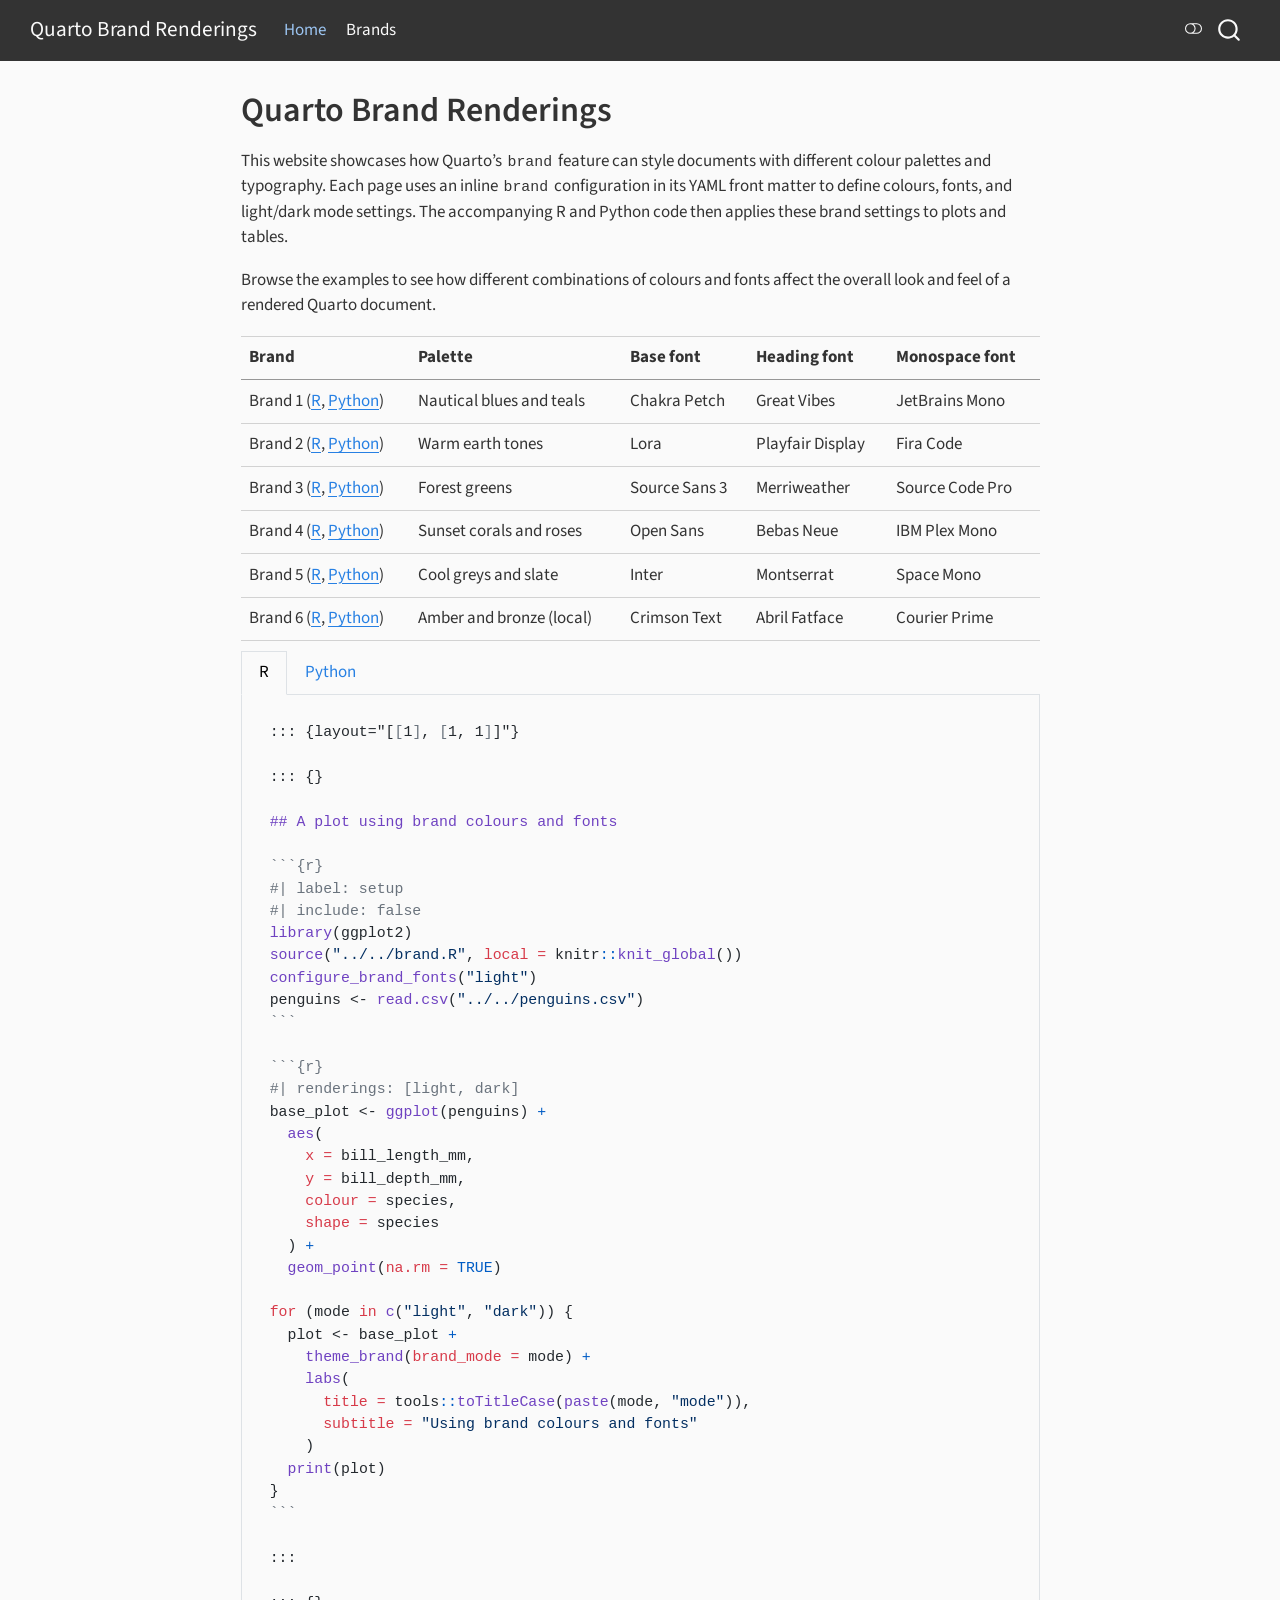
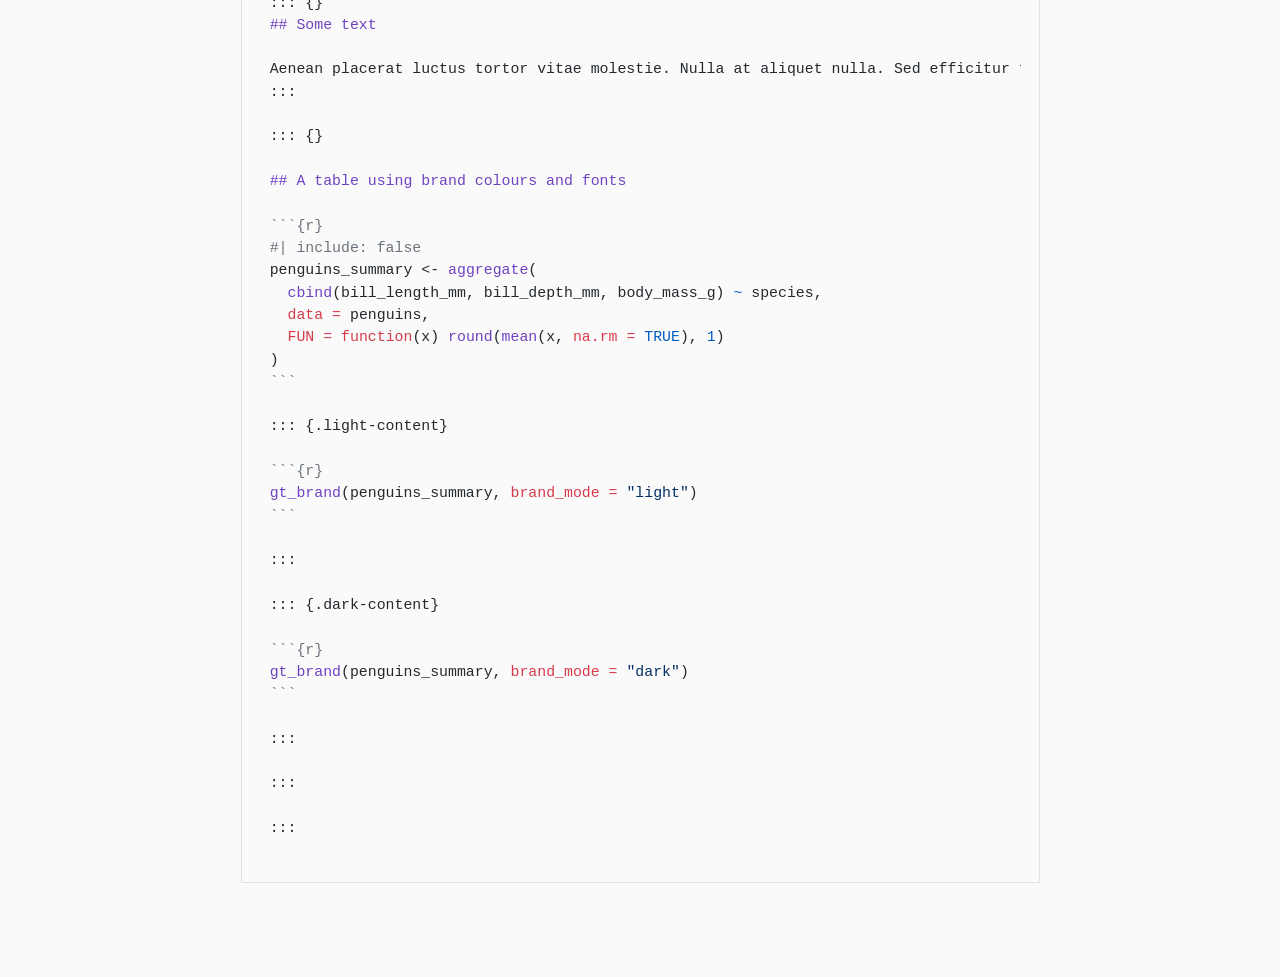
<file: docs/index.html>
<!DOCTYPE html>
<html xmlns="http://www.w3.org/1999/xhtml" lang="en" xml:lang="en"><head>

<meta charset="utf-8">
<meta name="generator" content="quarto-99.9.9">

<meta name="viewport" content="width=device-width, initial-scale=1.0, user-scalable=yes">


<title>Quarto Brand Renderings</title>
<style>
/* Default styles provided by pandoc.
** See https://pandoc.org/MANUAL.html#variables-for-html for config info.
*/
code{white-space: pre-wrap;}
span.smallcaps{font-variant: small-caps;}
div.columns{display: flex; gap: min(4vw, 1.5em);}
div.column{flex: auto; overflow-x: auto;}
div.hanging-indent{margin-left: 1.5em; text-indent: -1.5em;}
ul.task-list{list-style: none;}
ul.task-list li input[type="checkbox"] {
  width: 0.8em;
  margin: 0 0.8em 0.2em -1em; /* quarto-specific, see https://github.com/quarto-dev/quarto-cli/issues/4556 */ 
  vertical-align: middle;
}
/* CSS for syntax highlighting */
html { -webkit-text-size-adjust: 100%; }
pre > code.sourceCode { white-space: pre; position: relative; }
pre > code.sourceCode > span { display: inline-block; line-height: 1.25; }
pre > code.sourceCode > span:empty { height: 1.2em; }
.sourceCode { overflow: visible; }
code.sourceCode > span { color: inherit; text-decoration: inherit; }
div.sourceCode { margin: 1em 0; }
pre.sourceCode { margin: 0; }
@media screen {
div.sourceCode { overflow: auto; }
}
@media print {
pre > code.sourceCode { white-space: pre-wrap; }
pre > code.sourceCode > span { text-indent: -5em; padding-left: 5em; }
}
pre.numberSource code
  { counter-reset: source-line 0; }
pre.numberSource code > span
  { position: relative; left: -4em; counter-increment: source-line; }
pre.numberSource code > span > a:first-child::before
  { content: counter(source-line);
    position: relative; left: -1em; text-align: right; vertical-align: baseline;
    border: none; display: inline-block;
    -webkit-touch-callout: none; -webkit-user-select: none;
    -khtml-user-select: none; -moz-user-select: none;
    -ms-user-select: none; user-select: none;
    padding: 0 4px; width: 4em;
  }
pre.numberSource { margin-left: 3em;  padding-left: 4px; }
div.sourceCode
  {   }
@media screen {
pre > code.sourceCode > span > a:first-child::before { text-decoration: underline; }
}
</style>


<script src="site_libs/quarto-nav/quarto-nav.js"></script>
<script src="site_libs/quarto-nav/headroom.min.js"></script>
<script src="site_libs/clipboard/clipboard.min.js"></script>
<script src="site_libs/quarto-search/autocomplete.umd.js"></script>
<script src="site_libs/quarto-search/fuse.min.js"></script>
<script src="site_libs/quarto-search/quarto-search.js"></script>
<meta name="quarto:offset" content="./">
<script src="site_libs/quarto-html/quarto.js" type="module"></script>
<script src="site_libs/quarto-html/tabsets/tabsets.js" type="module"></script>
<script src="site_libs/quarto-html/popper.min.js"></script>
<script src="site_libs/quarto-html/tippy.umd.min.js"></script>
<script src="site_libs/quarto-html/anchor.min.js"></script>
<link href="site_libs/quarto-html/tippy.css" rel="stylesheet">
<link href="site_libs/quarto-html/quarto-syntax-highlighting-06f5743f0e5683afa6c2760e0cd825ed.css" rel="stylesheet" class="quarto-color-scheme" id="quarto-text-highlighting-styles">
<link href="site_libs/quarto-html/quarto-syntax-highlighting-dark-0f5ae14c795e24316fbf8ddb40c5959a.css" rel="stylesheet" class="quarto-color-scheme quarto-color-alternate" id="quarto-text-highlighting-styles">
<link href="site_libs/quarto-html/quarto-syntax-highlighting-06f5743f0e5683afa6c2760e0cd825ed.css" rel="stylesheet" class="quarto-color-scheme-extra" id="quarto-text-highlighting-styles">
<script src="site_libs/bootstrap/bootstrap.min.js"></script>
<link href="site_libs/bootstrap/bootstrap-icons.css" rel="stylesheet">
<link href="site_libs/bootstrap/bootstrap-756eaab06d51ab8a06e1f42c5869751c.min.css" rel="stylesheet" append-hash="true" class="quarto-color-scheme" id="quarto-bootstrap" data-mode="light">
<link href="site_libs/bootstrap/bootstrap-dark-9f3b6ee27dd44747a80fd07cee4dc455.min.css" rel="stylesheet" append-hash="true" class="quarto-color-scheme quarto-color-alternate" id="quarto-bootstrap" data-mode="dark">
<link href="site_libs/bootstrap/bootstrap-756eaab06d51ab8a06e1f42c5869751c.min.css" rel="stylesheet" append-hash="true" class="quarto-color-scheme-extra" id="quarto-bootstrap" data-mode="light">
<script id="quarto-search-options" type="application/json">{
  "location": "navbar",
  "copy-button": false,
  "collapse-after": 3,
  "panel-placement": "end",
  "type": "overlay",
  "limit": 50,
  "keyboard-shortcut": [
    "f",
    "/",
    "s"
  ],
  "show-item-context": false,
  "language": {
    "search-no-results-text": "No results",
    "search-matching-documents-text": "matching documents",
    "search-copy-link-title": "Copy link to search",
    "search-hide-matches-text": "Hide additional matches",
    "search-more-match-text": "more match in this document",
    "search-more-matches-text": "more matches in this document",
    "search-clear-button-title": "Clear",
    "search-text-placeholder": "",
    "search-detached-cancel-button-title": "Cancel",
    "search-submit-button-title": "Submit",
    "search-label": "Search"
  }
}</script>


</head>

<body class="nav-fixed fullcontent quarto-light"><script id="quarto-html-before-body" type="application/javascript">
    const toggleBodyColorMode = (bsSheetEl) => {
      const mode = bsSheetEl.getAttribute("data-mode");
      const bodyEl = window.document.querySelector("body");
      if (mode === "dark") {
        bodyEl.classList.add("quarto-dark");
        bodyEl.classList.remove("quarto-light");
      } else {
        bodyEl.classList.add("quarto-light");
        bodyEl.classList.remove("quarto-dark");
      }
    }
    const toggleBodyColorPrimary = () => {
      const bsSheetEl = window.document.querySelector("link#quarto-bootstrap:not([rel=disabled-stylesheet])");
      if (bsSheetEl) {
        toggleBodyColorMode(bsSheetEl);
      }
    }
    const setColorSchemeToggle = (alternate) => {
      const toggles = window.document.querySelectorAll('.quarto-color-scheme-toggle');
      for (let i=0; i < toggles.length; i++) {
        const toggle = toggles[i];
        if (toggle) {
          if (alternate) {
            toggle.classList.add("alternate");
          } else {
            toggle.classList.remove("alternate");
          }
        }
      }
    };
    const toggleColorMode = (alternate) => {
      // Switch the stylesheets
      const primaryStylesheets = window.document.querySelectorAll('link.quarto-color-scheme:not(.quarto-color-alternate)');
      const alternateStylesheets = window.document.querySelectorAll('link.quarto-color-scheme.quarto-color-alternate');
      manageTransitions('#quarto-margin-sidebar .nav-link', false);
      if (alternate) {
        // note: dark is layered on light, we don't disable primary!
        enableStylesheet(alternateStylesheets);
        for (const sheetNode of alternateStylesheets) {
          if (sheetNode.id === "quarto-bootstrap") {
            toggleBodyColorMode(sheetNode);
          }
        }
      } else {
        disableStylesheet(alternateStylesheets);
        enableStylesheet(primaryStylesheets)
        toggleBodyColorPrimary();
      }
      manageTransitions('#quarto-margin-sidebar .nav-link', true);
      // Switch the toggles
      setColorSchemeToggle(alternate)
      // Hack to workaround the fact that safari doesn't
      // properly recolor the scrollbar when toggling (#1455)
      if (navigator.userAgent.indexOf('Safari') > 0 && navigator.userAgent.indexOf('Chrome') == -1) {
        manageTransitions("body", false);
        window.scrollTo(0, 1);
        setTimeout(() => {
          window.scrollTo(0, 0);
          manageTransitions("body", true);
        }, 40);
      }
    }
    const disableStylesheet = (stylesheets) => {
      for (let i=0; i < stylesheets.length; i++) {
        const stylesheet = stylesheets[i];
        stylesheet.rel = 'disabled-stylesheet';
      }
    }
    const enableStylesheet = (stylesheets) => {
      for (let i=0; i < stylesheets.length; i++) {
        const stylesheet = stylesheets[i];
        if(stylesheet.rel !== 'stylesheet') { // for Chrome, which will still FOUC without this check
          stylesheet.rel = 'stylesheet';
        }
      }
    }
    const manageTransitions = (selector, allowTransitions) => {
      const els = window.document.querySelectorAll(selector);
      for (let i=0; i < els.length; i++) {
        const el = els[i];
        if (allowTransitions) {
          el.classList.remove('notransition');
        } else {
          el.classList.add('notransition');
        }
      }
    }
    const isFileUrl = () => {
      return window.location.protocol === 'file:';
    }
    const hasAlternateSentinel = () => {
      let styleSentinel = getColorSchemeSentinel();
      if (styleSentinel !== null) {
        return styleSentinel === "alternate";
      } else {
        return false;
      }
    }
    const setStyleSentinel = (alternate) => {
      const value = alternate ? "alternate" : "default";
      if (!isFileUrl()) {
        window.localStorage.setItem("quarto-color-scheme", value);
      } else {
        localAlternateSentinel = value;
      }
    }
    const getColorSchemeSentinel = () => {
      if (!isFileUrl()) {
        const storageValue = window.localStorage.getItem("quarto-color-scheme");
        return storageValue != null ? storageValue : localAlternateSentinel;
      } else {
        return localAlternateSentinel;
      }
    }
    const toggleGiscusIfUsed = (isAlternate, darkModeDefault) => {
      const baseTheme = document.querySelector('#giscus-base-theme')?.value ?? 'light';
      const alternateTheme = document.querySelector('#giscus-alt-theme')?.value ?? 'dark';
      let newTheme = '';
      if(authorPrefersDark) {
        newTheme = isAlternate ? baseTheme : alternateTheme;
      } else {
        newTheme = isAlternate ? alternateTheme : baseTheme;
      }
      const changeGiscusTheme = () => {
        // From: https://github.com/giscus/giscus/issues/336
        const sendMessage = (message) => {
          const iframe = document.querySelector('iframe.giscus-frame');
          if (!iframe) return;
          iframe.contentWindow.postMessage({ giscus: message }, 'https://giscus.app');
        }
        sendMessage({
          setConfig: {
            theme: newTheme
          }
        });
      }
      const isGiscussLoaded = window.document.querySelector('iframe.giscus-frame') !== null;
      if (isGiscussLoaded) {
        changeGiscusTheme();
      }
    };
    const authorPrefersDark = false;
    const darkModeDefault = authorPrefersDark;
      document.querySelector('link#quarto-text-highlighting-styles.quarto-color-scheme-extra').rel = 'disabled-stylesheet';
      document.querySelector('link#quarto-bootstrap.quarto-color-scheme-extra').rel = 'disabled-stylesheet';
    let localAlternateSentinel = darkModeDefault ? 'alternate' : 'default';
    // Dark / light mode switch
    window.quartoToggleColorScheme = () => {
      // Read the current dark / light value
      let toAlternate = !hasAlternateSentinel();
      toggleColorMode(toAlternate);
      setStyleSentinel(toAlternate);
      toggleGiscusIfUsed(toAlternate, darkModeDefault);
      window.dispatchEvent(new Event('resize'));
    };
    // Switch to dark mode if need be
    if (hasAlternateSentinel()) {
      toggleColorMode(true);
    } else {
      toggleColorMode(false);
    }
  </script>

<div id="quarto-search-results"></div>
  <header id="quarto-header" class="headroom fixed-top">
    <nav class="navbar navbar-expand-lg " data-bs-theme="dark">
      <div class="navbar-container container-fluid">
      <div class="navbar-brand-container mx-auto">
    <a class="navbar-brand" href="./index.html">
    <span class="navbar-title">Quarto Brand Renderings</span>
    </a>
  </div>
            <div id="quarto-search" class="" title="Search"></div>
          <button class="navbar-toggler" type="button" data-bs-toggle="collapse" data-bs-target="#navbarCollapse" aria-controls="navbarCollapse" role="menu" aria-expanded="false" aria-label="Toggle navigation" onclick="if (window.quartoToggleHeadroom) { window.quartoToggleHeadroom(); }">
  <span class="navbar-toggler-icon"></span>
</button>
          <div class="collapse navbar-collapse" id="navbarCollapse">
            <ul class="navbar-nav navbar-nav-scroll me-auto">
  <li class="nav-item">
    <a class="nav-link active" href="./index.html" aria-current="page"> 
<span class="menu-text">Home</span></a>
  </li>  
  <li class="nav-item">
    <a class="nav-link" href="./brands/brand-1/r.html"> 
<span class="menu-text">Brands</span></a>
  </li>  
</ul>
          </div> <!-- /navcollapse -->
            <div class="quarto-navbar-tools">
  <a href="" class="quarto-color-scheme-toggle quarto-navigation-tool  px-1" onclick="window.quartoToggleColorScheme(); return false;" title="Toggle dark mode"><i class="bi"></i></a>
</div>
      </div> <!-- /container-fluid -->
    </nav>
</header>
<!-- content -->
<div id="quarto-content" class="quarto-container page-columns page-rows-contents page-layout-article page-navbar">
<!-- sidebar -->
<!-- margin-sidebar -->
    
<!-- main -->
<main class="content" id="quarto-document-content">


<header id="title-block-header" class="quarto-title-block default">
<div class="quarto-title">
<h1 class="title">Quarto Brand Renderings</h1>
</div>



<div class="quarto-title-meta">

    
  
    
  </div>
  


</header>


<p>This website showcases how Quarto’s <code>brand</code> feature can style documents with different colour palettes and typography. Each page uses an inline <code>brand</code> configuration in its YAML front matter to define colours, fonts, and light/dark mode settings. The accompanying R and Python code then applies these brand settings to plots and tables.</p>
<p>Browse the examples to see how different combinations of colours and fonts affect the overall look and feel of a rendered Quarto document.</p>
<table class="caption-top table">
<thead>
<tr class="header">
<th>Brand</th>
<th>Palette</th>
<th>Base font</th>
<th>Heading font</th>
<th>Monospace font</th>
</tr>
</thead>
<tbody>
<tr class="odd">
<td>Brand 1 (<a href="./brands/brand-1/r.html">R</a>, <a href="./brands/brand-1/python.html">Python</a>)</td>
<td>Nautical blues and teals</td>
<td>Chakra Petch</td>
<td>Great Vibes</td>
<td>JetBrains Mono</td>
</tr>
<tr class="even">
<td>Brand 2 (<a href="./brands/brand-2/r.html">R</a>, <a href="./brands/brand-2/python.html">Python</a>)</td>
<td>Warm earth tones</td>
<td>Lora</td>
<td>Playfair Display</td>
<td>Fira Code</td>
</tr>
<tr class="odd">
<td>Brand 3 (<a href="./brands/brand-3/r.html">R</a>, <a href="./brands/brand-3/python.html">Python</a>)</td>
<td>Forest greens</td>
<td>Source Sans 3</td>
<td>Merriweather</td>
<td>Source Code Pro</td>
</tr>
<tr class="even">
<td>Brand 4 (<a href="./brands/brand-4/r.html">R</a>, <a href="./brands/brand-4/python.html">Python</a>)</td>
<td>Sunset corals and roses</td>
<td>Open Sans</td>
<td>Bebas Neue</td>
<td>IBM Plex Mono</td>
</tr>
<tr class="odd">
<td>Brand 5 (<a href="./brands/brand-5/r.html">R</a>, <a href="./brands/brand-5/python.html">Python</a>)</td>
<td>Cool greys and slate</td>
<td>Inter</td>
<td>Montserrat</td>
<td>Space Mono</td>
</tr>
<tr class="even">
<td>Brand 6 (<a href="./brands/brand-6/r.html">R</a>, <a href="./brands/brand-6/python.html">Python</a>)</td>
<td>Amber and bronze (local)</td>
<td>Crimson Text</td>
<td>Abril Fatface</td>
<td>Courier Prime</td>
</tr>
</tbody>
</table>
<div class="tabset-margin-container"></div><div class="panel-tabset">
<ul class="nav nav-tabs" role="tablist"><li class="nav-item" role="presentation"><a class="nav-link active" id="tabset-1-1-tab" data-bs-toggle="tab" data-bs-target="#tabset-1-1" role="tab" aria-controls="tabset-1-1" aria-selected="true" href="">R</a></li><li class="nav-item" role="presentation"><a class="nav-link" id="tabset-1-2-tab" data-bs-toggle="tab" data-bs-target="#tabset-1-2" role="tab" aria-controls="tabset-1-2" aria-selected="false" href="">Python</a></li></ul>
<div class="tab-content">
<div id="tabset-1-1" class="tab-pane active" role="tabpanel" aria-labelledby="tabset-1-1-tab">
<div class="code-copy-outer-scaffold"><div class="sourceCode" id="cb1"><pre class="sourceCode markdown code-with-copy"><code class="sourceCode markdown"><span id="cb1-1"><a href="#cb1-1" aria-hidden="true" tabindex="-1"></a>::: {layout="[<span class="co">[</span><span class="ot">1</span><span class="co">]</span>, <span class="co">[</span><span class="ot">1, 1</span><span class="co">]</span>]"}</span>
<span id="cb1-2"><a href="#cb1-2" aria-hidden="true" tabindex="-1"></a></span>
<span id="cb1-3"><a href="#cb1-3" aria-hidden="true" tabindex="-1"></a>::: {}</span>
<span id="cb1-4"><a href="#cb1-4" aria-hidden="true" tabindex="-1"></a></span>
<span id="cb1-5"><a href="#cb1-5" aria-hidden="true" tabindex="-1"></a><span class="fu">## A plot using brand colours and fonts</span></span>
<span id="cb1-6"><a href="#cb1-6" aria-hidden="true" tabindex="-1"></a></span>
<span id="cb1-7"><a href="#cb1-7" aria-hidden="true" tabindex="-1"></a><span class="in">```{r}</span></span>
<span id="cb1-8"><a href="#cb1-8" aria-hidden="true" tabindex="-1"></a><span class="co">#| label: setup</span></span>
<span id="cb1-9"><a href="#cb1-9" aria-hidden="true" tabindex="-1"></a><span class="co">#| include: false</span></span>
<span id="cb1-10"><a href="#cb1-10" aria-hidden="true" tabindex="-1"></a><span class="fu">library</span>(ggplot2)</span>
<span id="cb1-11"><a href="#cb1-11" aria-hidden="true" tabindex="-1"></a><span class="fu">source</span>(<span class="st">"../../brand.R"</span>, <span class="at">local =</span> knitr<span class="sc">::</span><span class="fu">knit_global</span>())</span>
<span id="cb1-12"><a href="#cb1-12" aria-hidden="true" tabindex="-1"></a><span class="fu">configure_brand_fonts</span>(<span class="st">"light"</span>)</span>
<span id="cb1-13"><a href="#cb1-13" aria-hidden="true" tabindex="-1"></a>penguins <span class="ot">&lt;-</span> <span class="fu">read.csv</span>(<span class="st">"../../penguins.csv"</span>)</span>
<span id="cb1-14"><a href="#cb1-14" aria-hidden="true" tabindex="-1"></a><span class="in">```</span></span>
<span id="cb1-15"><a href="#cb1-15" aria-hidden="true" tabindex="-1"></a></span>
<span id="cb1-16"><a href="#cb1-16" aria-hidden="true" tabindex="-1"></a><span class="in">```{r}</span></span>
<span id="cb1-17"><a href="#cb1-17" aria-hidden="true" tabindex="-1"></a><span class="co">#| renderings: [light, dark]</span></span>
<span id="cb1-18"><a href="#cb1-18" aria-hidden="true" tabindex="-1"></a>base_plot <span class="ot">&lt;-</span> <span class="fu">ggplot</span>(penguins) <span class="sc">+</span></span>
<span id="cb1-19"><a href="#cb1-19" aria-hidden="true" tabindex="-1"></a>  <span class="fu">aes</span>(</span>
<span id="cb1-20"><a href="#cb1-20" aria-hidden="true" tabindex="-1"></a>    <span class="at">x =</span> bill_length_mm,</span>
<span id="cb1-21"><a href="#cb1-21" aria-hidden="true" tabindex="-1"></a>    <span class="at">y =</span> bill_depth_mm,</span>
<span id="cb1-22"><a href="#cb1-22" aria-hidden="true" tabindex="-1"></a>    <span class="at">colour =</span> species,</span>
<span id="cb1-23"><a href="#cb1-23" aria-hidden="true" tabindex="-1"></a>    <span class="at">shape =</span> species</span>
<span id="cb1-24"><a href="#cb1-24" aria-hidden="true" tabindex="-1"></a>  ) <span class="sc">+</span></span>
<span id="cb1-25"><a href="#cb1-25" aria-hidden="true" tabindex="-1"></a>  <span class="fu">geom_point</span>(<span class="at">na.rm =</span> <span class="cn">TRUE</span>)</span>
<span id="cb1-26"><a href="#cb1-26" aria-hidden="true" tabindex="-1"></a></span>
<span id="cb1-27"><a href="#cb1-27" aria-hidden="true" tabindex="-1"></a><span class="cf">for</span> (mode <span class="cf">in</span> <span class="fu">c</span>(<span class="st">"light"</span>, <span class="st">"dark"</span>)) {</span>
<span id="cb1-28"><a href="#cb1-28" aria-hidden="true" tabindex="-1"></a>  plot <span class="ot">&lt;-</span> base_plot <span class="sc">+</span></span>
<span id="cb1-29"><a href="#cb1-29" aria-hidden="true" tabindex="-1"></a>    <span class="fu">theme_brand</span>(<span class="at">brand_mode =</span> mode) <span class="sc">+</span></span>
<span id="cb1-30"><a href="#cb1-30" aria-hidden="true" tabindex="-1"></a>    <span class="fu">labs</span>(</span>
<span id="cb1-31"><a href="#cb1-31" aria-hidden="true" tabindex="-1"></a>      <span class="at">title =</span> tools<span class="sc">::</span><span class="fu">toTitleCase</span>(<span class="fu">paste</span>(mode, <span class="st">"mode"</span>)),</span>
<span id="cb1-32"><a href="#cb1-32" aria-hidden="true" tabindex="-1"></a>      <span class="at">subtitle =</span> <span class="st">"Using brand colours and fonts"</span></span>
<span id="cb1-33"><a href="#cb1-33" aria-hidden="true" tabindex="-1"></a>    )</span>
<span id="cb1-34"><a href="#cb1-34" aria-hidden="true" tabindex="-1"></a>  <span class="fu">print</span>(plot)</span>
<span id="cb1-35"><a href="#cb1-35" aria-hidden="true" tabindex="-1"></a>}</span>
<span id="cb1-36"><a href="#cb1-36" aria-hidden="true" tabindex="-1"></a><span class="in">```</span></span>
<span id="cb1-37"><a href="#cb1-37" aria-hidden="true" tabindex="-1"></a></span>
<span id="cb1-38"><a href="#cb1-38" aria-hidden="true" tabindex="-1"></a>:::</span>
<span id="cb1-39"><a href="#cb1-39" aria-hidden="true" tabindex="-1"></a></span>
<span id="cb1-40"><a href="#cb1-40" aria-hidden="true" tabindex="-1"></a>::: {}</span>
<span id="cb1-41"><a href="#cb1-41" aria-hidden="true" tabindex="-1"></a><span class="fu">## Some text</span></span>
<span id="cb1-42"><a href="#cb1-42" aria-hidden="true" tabindex="-1"></a></span>
<span id="cb1-43"><a href="#cb1-43" aria-hidden="true" tabindex="-1"></a>Aenean placerat luctus tortor vitae molestie. Nulla at aliquet nulla. Sed efficitur tellus orci, sed fringilla lectus laoreet eget. Vivamus maximus quam sit amet arcu dignissim, sed accumsan massa ullamcorper. Sed iaculis tincidunt feugiat. Nulla in est at nunc ultricies dictum ut vitae nunc. Aenean convallis vel diam at malesuada. Suspendisse arcu libero, vehicula tempus ultrices a, placerat sit amet tortor. Sed dictum id nulla commodo mattis. Aliquam mollis, nunc eu tristique faucibus, purus lacus tincidunt nulla, ac pretium lorem nunc ut enim. Curabitur eget mattis nisl, vitae sodales augue. Nam felis massa, bibendum sit amet nulla vel, vulputate rutrum lacus. Aenean convallis odio pharetra nulla mattis consequat.</span>
<span id="cb1-44"><a href="#cb1-44" aria-hidden="true" tabindex="-1"></a>:::</span>
<span id="cb1-45"><a href="#cb1-45" aria-hidden="true" tabindex="-1"></a></span>
<span id="cb1-46"><a href="#cb1-46" aria-hidden="true" tabindex="-1"></a>::: {}</span>
<span id="cb1-47"><a href="#cb1-47" aria-hidden="true" tabindex="-1"></a></span>
<span id="cb1-48"><a href="#cb1-48" aria-hidden="true" tabindex="-1"></a><span class="fu">## A table using brand colours and fonts</span></span>
<span id="cb1-49"><a href="#cb1-49" aria-hidden="true" tabindex="-1"></a></span>
<span id="cb1-50"><a href="#cb1-50" aria-hidden="true" tabindex="-1"></a><span class="in">```{r}</span></span>
<span id="cb1-51"><a href="#cb1-51" aria-hidden="true" tabindex="-1"></a><span class="co">#| include: false</span></span>
<span id="cb1-52"><a href="#cb1-52" aria-hidden="true" tabindex="-1"></a>penguins_summary <span class="ot">&lt;-</span> <span class="fu">aggregate</span>(</span>
<span id="cb1-53"><a href="#cb1-53" aria-hidden="true" tabindex="-1"></a>  <span class="fu">cbind</span>(bill_length_mm, bill_depth_mm, body_mass_g) <span class="sc">~</span> species,</span>
<span id="cb1-54"><a href="#cb1-54" aria-hidden="true" tabindex="-1"></a>  <span class="at">data =</span> penguins,</span>
<span id="cb1-55"><a href="#cb1-55" aria-hidden="true" tabindex="-1"></a>  <span class="at">FUN =</span> <span class="cf">function</span>(x) <span class="fu">round</span>(<span class="fu">mean</span>(x, <span class="at">na.rm =</span> <span class="cn">TRUE</span>), <span class="dv">1</span>)</span>
<span id="cb1-56"><a href="#cb1-56" aria-hidden="true" tabindex="-1"></a>)</span>
<span id="cb1-57"><a href="#cb1-57" aria-hidden="true" tabindex="-1"></a><span class="in">```</span></span>
<span id="cb1-58"><a href="#cb1-58" aria-hidden="true" tabindex="-1"></a></span>
<span id="cb1-59"><a href="#cb1-59" aria-hidden="true" tabindex="-1"></a>::: {.light-content}</span>
<span id="cb1-60"><a href="#cb1-60" aria-hidden="true" tabindex="-1"></a></span>
<span id="cb1-61"><a href="#cb1-61" aria-hidden="true" tabindex="-1"></a><span class="in">```{r}</span></span>
<span id="cb1-62"><a href="#cb1-62" aria-hidden="true" tabindex="-1"></a><span class="fu">gt_brand</span>(penguins_summary, <span class="at">brand_mode =</span> <span class="st">"light"</span>)</span>
<span id="cb1-63"><a href="#cb1-63" aria-hidden="true" tabindex="-1"></a><span class="in">```</span></span>
<span id="cb1-64"><a href="#cb1-64" aria-hidden="true" tabindex="-1"></a></span>
<span id="cb1-65"><a href="#cb1-65" aria-hidden="true" tabindex="-1"></a>:::</span>
<span id="cb1-66"><a href="#cb1-66" aria-hidden="true" tabindex="-1"></a></span>
<span id="cb1-67"><a href="#cb1-67" aria-hidden="true" tabindex="-1"></a>::: {.dark-content}</span>
<span id="cb1-68"><a href="#cb1-68" aria-hidden="true" tabindex="-1"></a></span>
<span id="cb1-69"><a href="#cb1-69" aria-hidden="true" tabindex="-1"></a><span class="in">```{r}</span></span>
<span id="cb1-70"><a href="#cb1-70" aria-hidden="true" tabindex="-1"></a><span class="fu">gt_brand</span>(penguins_summary, <span class="at">brand_mode =</span> <span class="st">"dark"</span>)</span>
<span id="cb1-71"><a href="#cb1-71" aria-hidden="true" tabindex="-1"></a><span class="in">```</span></span>
<span id="cb1-72"><a href="#cb1-72" aria-hidden="true" tabindex="-1"></a></span>
<span id="cb1-73"><a href="#cb1-73" aria-hidden="true" tabindex="-1"></a>:::</span>
<span id="cb1-74"><a href="#cb1-74" aria-hidden="true" tabindex="-1"></a></span>
<span id="cb1-75"><a href="#cb1-75" aria-hidden="true" tabindex="-1"></a>:::</span>
<span id="cb1-76"><a href="#cb1-76" aria-hidden="true" tabindex="-1"></a></span>
<span id="cb1-77"><a href="#cb1-77" aria-hidden="true" tabindex="-1"></a>:::</span></code></pre></div><button title="Copy to Clipboard" class="code-copy-button"><i class="bi"></i></button></div>
</div>
<div id="tabset-1-2" class="tab-pane" role="tabpanel" aria-labelledby="tabset-1-2-tab">
<div class="code-copy-outer-scaffold"><div class="sourceCode" id="cb2"><pre class="sourceCode markdown code-with-copy"><code class="sourceCode markdown"><span id="cb2-1"><a href="#cb2-1" aria-hidden="true" tabindex="-1"></a>::: {layout="[<span class="co">[</span><span class="ot">1</span><span class="co">]</span>, <span class="co">[</span><span class="ot">1, 1</span><span class="co">]</span>]"}</span>
<span id="cb2-2"><a href="#cb2-2" aria-hidden="true" tabindex="-1"></a></span>
<span id="cb2-3"><a href="#cb2-3" aria-hidden="true" tabindex="-1"></a>::: {}</span>
<span id="cb2-4"><a href="#cb2-4" aria-hidden="true" tabindex="-1"></a></span>
<span id="cb2-5"><a href="#cb2-5" aria-hidden="true" tabindex="-1"></a><span class="fu">## A plot using brand colours and fonts</span></span>
<span id="cb2-6"><a href="#cb2-6" aria-hidden="true" tabindex="-1"></a></span>
<span id="cb2-7"><a href="#cb2-7" aria-hidden="true" tabindex="-1"></a><span class="in">```{python}</span></span>
<span id="cb2-8"><a href="#cb2-8" aria-hidden="true" tabindex="-1"></a><span class="co">#| label: setup</span></span>
<span id="cb2-9"><a href="#cb2-9" aria-hidden="true" tabindex="-1"></a><span class="co">#| include: false</span></span>
<span id="cb2-10"><a href="#cb2-10" aria-hidden="true" tabindex="-1"></a><span class="im">import</span> sys</span>
<span id="cb2-11"><a href="#cb2-11" aria-hidden="true" tabindex="-1"></a>sys.path.insert(<span class="dv">0</span>, <span class="st">"../.."</span>)</span>
<span id="cb2-12"><a href="#cb2-12" aria-hidden="true" tabindex="-1"></a><span class="im">from</span> brand <span class="im">import</span> configure_brand_fonts, get_brand_palette, gt_brand, theme_brand</span>
<span id="cb2-13"><a href="#cb2-13" aria-hidden="true" tabindex="-1"></a>configure_brand_fonts()</span>
<span id="cb2-14"><a href="#cb2-14" aria-hidden="true" tabindex="-1"></a><span class="in">```</span></span>
<span id="cb2-15"><a href="#cb2-15" aria-hidden="true" tabindex="-1"></a></span>
<span id="cb2-16"><a href="#cb2-16" aria-hidden="true" tabindex="-1"></a><span class="in">```{python}</span></span>
<span id="cb2-17"><a href="#cb2-17" aria-hidden="true" tabindex="-1"></a><span class="co">#| renderings: [light, dark]</span></span>
<span id="cb2-18"><a href="#cb2-18" aria-hidden="true" tabindex="-1"></a><span class="im">import</span> polars <span class="im">as</span> pl</span>
<span id="cb2-19"><a href="#cb2-19" aria-hidden="true" tabindex="-1"></a><span class="im">from</span> plotnine <span class="im">import</span> aes, geom_point, ggplot, labs, scale_color_manual</span>
<span id="cb2-20"><a href="#cb2-20" aria-hidden="true" tabindex="-1"></a></span>
<span id="cb2-21"><a href="#cb2-21" aria-hidden="true" tabindex="-1"></a>penguins <span class="op">=</span> pl.read_csv(<span class="st">"../../penguins.csv"</span>, null_values<span class="op">=</span><span class="st">"NA"</span>).drop_nulls(</span>
<span id="cb2-22"><a href="#cb2-22" aria-hidden="true" tabindex="-1"></a>    [<span class="st">"bill_length_mm"</span>, <span class="st">"bill_depth_mm"</span>]</span>
<span id="cb2-23"><a href="#cb2-23" aria-hidden="true" tabindex="-1"></a>)</span>
<span id="cb2-24"><a href="#cb2-24" aria-hidden="true" tabindex="-1"></a></span>
<span id="cb2-25"><a href="#cb2-25" aria-hidden="true" tabindex="-1"></a>base_plot <span class="op">=</span> (</span>
<span id="cb2-26"><a href="#cb2-26" aria-hidden="true" tabindex="-1"></a>    ggplot(penguins.to_pandas())</span>
<span id="cb2-27"><a href="#cb2-27" aria-hidden="true" tabindex="-1"></a>    <span class="op">+</span> aes(x<span class="op">=</span><span class="st">"bill_length_mm"</span>, y<span class="op">=</span><span class="st">"bill_depth_mm"</span>, color<span class="op">=</span><span class="st">"species"</span>, shape<span class="op">=</span><span class="st">"species"</span>)</span>
<span id="cb2-28"><a href="#cb2-28" aria-hidden="true" tabindex="-1"></a>    <span class="op">+</span> geom_point()</span>
<span id="cb2-29"><a href="#cb2-29" aria-hidden="true" tabindex="-1"></a>)</span>
<span id="cb2-30"><a href="#cb2-30" aria-hidden="true" tabindex="-1"></a></span>
<span id="cb2-31"><a href="#cb2-31" aria-hidden="true" tabindex="-1"></a><span class="cf">for</span> mode <span class="kw">in</span> [<span class="st">"light"</span>, <span class="st">"dark"</span>]:</span>
<span id="cb2-32"><a href="#cb2-32" aria-hidden="true" tabindex="-1"></a>    palette <span class="op">=</span> get_brand_palette(mode)</span>
<span id="cb2-33"><a href="#cb2-33" aria-hidden="true" tabindex="-1"></a>    plot <span class="op">=</span> (</span>
<span id="cb2-34"><a href="#cb2-34" aria-hidden="true" tabindex="-1"></a>        base_plot</span>
<span id="cb2-35"><a href="#cb2-35" aria-hidden="true" tabindex="-1"></a>        <span class="op">+</span> theme_brand(brand_mode<span class="op">=</span>mode)</span>
<span id="cb2-36"><a href="#cb2-36" aria-hidden="true" tabindex="-1"></a>        <span class="op">+</span> scale_color_manual(values<span class="op">=</span>palette)</span>
<span id="cb2-37"><a href="#cb2-37" aria-hidden="true" tabindex="-1"></a>        <span class="op">+</span> labs(</span>
<span id="cb2-38"><a href="#cb2-38" aria-hidden="true" tabindex="-1"></a>            title<span class="op">=</span><span class="ss">f"</span><span class="sc">{</span>mode<span class="sc">.</span>title()<span class="sc">}</span><span class="ss"> Mode"</span>,</span>
<span id="cb2-39"><a href="#cb2-39" aria-hidden="true" tabindex="-1"></a>            subtitle<span class="op">=</span><span class="st">"Using brand colours and fonts"</span>,</span>
<span id="cb2-40"><a href="#cb2-40" aria-hidden="true" tabindex="-1"></a>        )</span>
<span id="cb2-41"><a href="#cb2-41" aria-hidden="true" tabindex="-1"></a>    )</span>
<span id="cb2-42"><a href="#cb2-42" aria-hidden="true" tabindex="-1"></a>    plot.show()</span>
<span id="cb2-43"><a href="#cb2-43" aria-hidden="true" tabindex="-1"></a><span class="in">```</span></span>
<span id="cb2-44"><a href="#cb2-44" aria-hidden="true" tabindex="-1"></a></span>
<span id="cb2-45"><a href="#cb2-45" aria-hidden="true" tabindex="-1"></a>:::</span>
<span id="cb2-46"><a href="#cb2-46" aria-hidden="true" tabindex="-1"></a></span>
<span id="cb2-47"><a href="#cb2-47" aria-hidden="true" tabindex="-1"></a>::: {}</span>
<span id="cb2-48"><a href="#cb2-48" aria-hidden="true" tabindex="-1"></a><span class="fu">## Some text</span></span>
<span id="cb2-49"><a href="#cb2-49" aria-hidden="true" tabindex="-1"></a></span>
<span id="cb2-50"><a href="#cb2-50" aria-hidden="true" tabindex="-1"></a>Aenean placerat luctus tortor vitae molestie. Nulla at aliquet nulla. Sed efficitur tellus orci, sed fringilla lectus laoreet eget. Vivamus maximus quam sit amet arcu dignissim, sed accumsan massa ullamcorper. Sed iaculis tincidunt feugiat. Nulla in est at nunc ultricies dictum ut vitae nunc. Aenean convallis vel diam at malesuada. Suspendisse arcu libero, vehicula tempus ultrices a, placerat sit amet tortor. Sed dictum id nulla commodo mattis. Aliquam mollis, nunc eu tristique faucibus, purus lacus tincidunt nulla, ac pretium lorem nunc ut enim. Curabitur eget mattis nisl, vitae sodales augue. Nam felis massa, bibendum sit amet nulla vel, vulputate rutrum lacus. Aenean convallis odio pharetra nulla mattis consequat.</span>
<span id="cb2-51"><a href="#cb2-51" aria-hidden="true" tabindex="-1"></a>:::</span>
<span id="cb2-52"><a href="#cb2-52" aria-hidden="true" tabindex="-1"></a></span>
<span id="cb2-53"><a href="#cb2-53" aria-hidden="true" tabindex="-1"></a>::: {}</span>
<span id="cb2-54"><a href="#cb2-54" aria-hidden="true" tabindex="-1"></a></span>
<span id="cb2-55"><a href="#cb2-55" aria-hidden="true" tabindex="-1"></a><span class="fu">## A table using brand colours and fonts</span></span>
<span id="cb2-56"><a href="#cb2-56" aria-hidden="true" tabindex="-1"></a></span>
<span id="cb2-57"><a href="#cb2-57" aria-hidden="true" tabindex="-1"></a><span class="in">```{python}</span></span>
<span id="cb2-58"><a href="#cb2-58" aria-hidden="true" tabindex="-1"></a><span class="co">#| include: false</span></span>
<span id="cb2-59"><a href="#cb2-59" aria-hidden="true" tabindex="-1"></a>summary <span class="op">=</span> (</span>
<span id="cb2-60"><a href="#cb2-60" aria-hidden="true" tabindex="-1"></a>    penguins.drop_nulls([<span class="st">"body_mass_g"</span>])</span>
<span id="cb2-61"><a href="#cb2-61" aria-hidden="true" tabindex="-1"></a>    .group_by(<span class="st">"species"</span>)</span>
<span id="cb2-62"><a href="#cb2-62" aria-hidden="true" tabindex="-1"></a>    .agg(</span>
<span id="cb2-63"><a href="#cb2-63" aria-hidden="true" tabindex="-1"></a>        pl.<span class="bu">len</span>().alias(<span class="st">"count"</span>),</span>
<span id="cb2-64"><a href="#cb2-64" aria-hidden="true" tabindex="-1"></a>        pl.col(<span class="st">"bill_length_mm"</span>).mean().<span class="bu">round</span>(<span class="dv">1</span>),</span>
<span id="cb2-65"><a href="#cb2-65" aria-hidden="true" tabindex="-1"></a>        pl.col(<span class="st">"bill_depth_mm"</span>).mean().<span class="bu">round</span>(<span class="dv">1</span>),</span>
<span id="cb2-66"><a href="#cb2-66" aria-hidden="true" tabindex="-1"></a>        pl.col(<span class="st">"body_mass_g"</span>).mean().<span class="bu">round</span>(<span class="dv">0</span>),</span>
<span id="cb2-67"><a href="#cb2-67" aria-hidden="true" tabindex="-1"></a>    )</span>
<span id="cb2-68"><a href="#cb2-68" aria-hidden="true" tabindex="-1"></a>    .sort(<span class="st">"species"</span>)</span>
<span id="cb2-69"><a href="#cb2-69" aria-hidden="true" tabindex="-1"></a>)</span>
<span id="cb2-70"><a href="#cb2-70" aria-hidden="true" tabindex="-1"></a><span class="in">```</span></span>
<span id="cb2-71"><a href="#cb2-71" aria-hidden="true" tabindex="-1"></a></span>
<span id="cb2-72"><a href="#cb2-72" aria-hidden="true" tabindex="-1"></a>::: {.light-content}</span>
<span id="cb2-73"><a href="#cb2-73" aria-hidden="true" tabindex="-1"></a></span>
<span id="cb2-74"><a href="#cb2-74" aria-hidden="true" tabindex="-1"></a><span class="in">```{python}</span></span>
<span id="cb2-75"><a href="#cb2-75" aria-hidden="true" tabindex="-1"></a>gt_brand(summary, brand_mode<span class="op">=</span><span class="st">"light"</span>)</span>
<span id="cb2-76"><a href="#cb2-76" aria-hidden="true" tabindex="-1"></a><span class="in">```</span></span>
<span id="cb2-77"><a href="#cb2-77" aria-hidden="true" tabindex="-1"></a></span>
<span id="cb2-78"><a href="#cb2-78" aria-hidden="true" tabindex="-1"></a>:::</span>
<span id="cb2-79"><a href="#cb2-79" aria-hidden="true" tabindex="-1"></a></span>
<span id="cb2-80"><a href="#cb2-80" aria-hidden="true" tabindex="-1"></a>::: {.dark-content}</span>
<span id="cb2-81"><a href="#cb2-81" aria-hidden="true" tabindex="-1"></a></span>
<span id="cb2-82"><a href="#cb2-82" aria-hidden="true" tabindex="-1"></a><span class="in">```{python}</span></span>
<span id="cb2-83"><a href="#cb2-83" aria-hidden="true" tabindex="-1"></a>gt_brand(summary, brand_mode<span class="op">=</span><span class="st">"dark"</span>)</span>
<span id="cb2-84"><a href="#cb2-84" aria-hidden="true" tabindex="-1"></a><span class="in">```</span></span>
<span id="cb2-85"><a href="#cb2-85" aria-hidden="true" tabindex="-1"></a></span>
<span id="cb2-86"><a href="#cb2-86" aria-hidden="true" tabindex="-1"></a>:::</span>
<span id="cb2-87"><a href="#cb2-87" aria-hidden="true" tabindex="-1"></a></span>
<span id="cb2-88"><a href="#cb2-88" aria-hidden="true" tabindex="-1"></a>:::</span>
<span id="cb2-89"><a href="#cb2-89" aria-hidden="true" tabindex="-1"></a></span>
<span id="cb2-90"><a href="#cb2-90" aria-hidden="true" tabindex="-1"></a>:::</span></code></pre></div><button title="Copy to Clipboard" class="code-copy-button"><i class="bi"></i></button></div>
</div>
</div>
</div>



</main> <!-- /main -->
<script id="quarto-html-after-body" type="application/javascript">
  window.document.addEventListener("DOMContentLoaded", function (event) {
    // Ensure there is a toggle, if there isn't float one in the top right
    if (window.document.querySelector('.quarto-color-scheme-toggle') === null) {
      const a = window.document.createElement('a');
      a.classList.add('top-right');
      a.classList.add('quarto-color-scheme-toggle');
      a.href = "";
      a.onclick = function() { try { window.quartoToggleColorScheme(); } catch {} return false; };
      const i = window.document.createElement("i");
      i.classList.add('bi');
      a.appendChild(i);
      window.document.body.appendChild(a);
    }
    setColorSchemeToggle(hasAlternateSentinel())
    const icon = "";
    const anchorJS = new window.AnchorJS();
    anchorJS.options = {
      placement: 'right',
      icon: icon
    };
    anchorJS.add('.anchored');
    const isCodeAnnotation = (el) => {
      for (const clz of el.classList) {
        if (clz.startsWith('code-annotation-')) {                     
          return true;
        }
      }
      return false;
    }
    const onCopySuccess = function(e) {
      // button target
      const button = e.trigger;
      // don't keep focus
      button.blur();
      // flash "checked"
      button.classList.add('code-copy-button-checked');
      var currentTitle = button.getAttribute("title");
      button.setAttribute("title", "Copied!");
      let tooltip;
      if (window.bootstrap) {
        button.setAttribute("data-bs-toggle", "tooltip");
        button.setAttribute("data-bs-placement", "left");
        button.setAttribute("data-bs-title", "Copied!");
        tooltip = new bootstrap.Tooltip(button, 
          { trigger: "manual", 
            customClass: "code-copy-button-tooltip",
            offset: [0, -8]});
        tooltip.show();    
      }
      setTimeout(function() {
        if (tooltip) {
          tooltip.hide();
          button.removeAttribute("data-bs-title");
          button.removeAttribute("data-bs-toggle");
          button.removeAttribute("data-bs-placement");
        }
        button.setAttribute("title", currentTitle);
        button.classList.remove('code-copy-button-checked');
      }, 1000);
      // clear code selection
      e.clearSelection();
    }
    const getTextToCopy = function(trigger) {
      const outerScaffold = trigger.parentElement.cloneNode(true);
      const codeEl = outerScaffold.querySelector('code');
      for (const childEl of codeEl.children) {
        if (isCodeAnnotation(childEl)) {
          childEl.remove();
        }
      }
      return codeEl.innerText;
    }
    const clipboard = new window.ClipboardJS('.code-copy-button:not([data-in-quarto-modal])', {
      text: getTextToCopy
    });
    clipboard.on('success', onCopySuccess);
    if (window.document.getElementById('quarto-embedded-source-code-modal')) {
      const clipboardModal = new window.ClipboardJS('.code-copy-button[data-in-quarto-modal]', {
        text: getTextToCopy,
        container: window.document.getElementById('quarto-embedded-source-code-modal')
      });
      clipboardModal.on('success', onCopySuccess);
    }
      var localhostRegex = new RegExp(/^(?:http|https):\/\/localhost\:?[0-9]*\//);
      var mailtoRegex = new RegExp(/^mailto:/);
        var filterRegex = new RegExp('/' + window.location.host + '/');
      var isInternal = (href) => {
          return filterRegex.test(href) || localhostRegex.test(href) || mailtoRegex.test(href);
      }
      // Inspect non-navigation links and adorn them if external
     var links = window.document.querySelectorAll('a[href]:not(.nav-link):not(.navbar-brand):not(.toc-action):not(.sidebar-link):not(.sidebar-item-toggle):not(.pagination-link):not(.no-external):not([aria-hidden]):not(.dropdown-item):not(.quarto-navigation-tool):not(.about-link)');
      for (var i=0; i<links.length; i++) {
        const link = links[i];
        if (!isInternal(link.href)) {
          // undo the damage that might have been done by quarto-nav.js in the case of
          // links that we want to consider external
          if (link.dataset.originalHref !== undefined) {
            link.href = link.dataset.originalHref;
          }
        }
      }
    function tippyHover(el, contentFn, onTriggerFn, onUntriggerFn) {
      const config = {
        allowHTML: true,
        maxWidth: 500,
        delay: 100,
        arrow: false,
        appendTo: function(el) {
            return el.parentElement;
        },
        interactive: true,
        interactiveBorder: 10,
        theme: 'quarto',
        placement: 'bottom-start',
      };
      if (contentFn) {
        config.content = contentFn;
      }
      if (onTriggerFn) {
        config.onTrigger = onTriggerFn;
      }
      if (onUntriggerFn) {
        config.onUntrigger = onUntriggerFn;
      }
      window.tippy(el, config); 
    }
    const noterefs = window.document.querySelectorAll('a[role="doc-noteref"]');
    for (var i=0; i<noterefs.length; i++) {
      const ref = noterefs[i];
      tippyHover(ref, function() {
        // use id or data attribute instead here
        let href = ref.getAttribute('data-footnote-href') || ref.getAttribute('href');
        try { href = new URL(href).hash; } catch {}
        const id = href.replace(/^#\/?/, "");
        const note = window.document.getElementById(id);
        if (note) {
          return note.innerHTML;
        } else {
          return "";
        }
      });
    }
    const xrefs = window.document.querySelectorAll('a.quarto-xref');
    const processXRef = (id, note) => {
      // Strip column container classes
      const stripColumnClz = (el) => {
        el.classList.remove("page-full", "page-columns");
        if (el.children) {
          for (const child of el.children) {
            stripColumnClz(child);
          }
        }
      }
      stripColumnClz(note)
      if (id === null || id.startsWith('sec-')) {
        // Special case sections, only their first couple elements
        const container = document.createElement("div");
        if (note.children && note.children.length > 2) {
          container.appendChild(note.children[0].cloneNode(true));
          for (let i = 1; i < note.children.length; i++) {
            const child = note.children[i];
            if (child.tagName === "P" && child.innerText === "") {
              continue;
            } else {
              container.appendChild(child.cloneNode(true));
              break;
            }
          }
          if (window.Quarto?.typesetMath) {
            window.Quarto.typesetMath(container);
          }
          return container.innerHTML
        } else {
          if (window.Quarto?.typesetMath) {
            window.Quarto.typesetMath(note);
          }
          return note.innerHTML;
        }
      } else {
        // Remove any anchor links if they are present
        const anchorLink = note.querySelector('a.anchorjs-link');
        if (anchorLink) {
          anchorLink.remove();
        }
        if (window.Quarto?.typesetMath) {
          window.Quarto.typesetMath(note);
        }
        if (note.classList.contains("callout")) {
          return note.outerHTML;
        } else {
          return note.innerHTML;
        }
      }
    }
    for (var i=0; i<xrefs.length; i++) {
      const xref = xrefs[i];
      tippyHover(xref, undefined, function(instance) {
        instance.disable();
        let url = xref.getAttribute('href');
        let hash = undefined; 
        if (url.startsWith('#')) {
          hash = url;
        } else {
          try { hash = new URL(url).hash; } catch {}
        }
        if (hash) {
          const id = hash.replace(/^#\/?/, "");
          const note = window.document.getElementById(id);
          if (note !== null) {
            try {
              const html = processXRef(id, note.cloneNode(true));
              instance.setContent(html);
            } finally {
              instance.enable();
              instance.show();
            }
          } else {
            // See if we can fetch this
            fetch(url.split('#')[0])
            .then(res => res.text())
            .then(html => {
              const parser = new DOMParser();
              const htmlDoc = parser.parseFromString(html, "text/html");
              const note = htmlDoc.getElementById(id);
              if (note !== null) {
                const html = processXRef(id, note);
                instance.setContent(html);
              } 
            }).finally(() => {
              instance.enable();
              instance.show();
            });
          }
        } else {
          // See if we can fetch a full url (with no hash to target)
          // This is a special case and we should probably do some content thinning / targeting
          fetch(url)
          .then(res => res.text())
          .then(html => {
            const parser = new DOMParser();
            const htmlDoc = parser.parseFromString(html, "text/html");
            const note = htmlDoc.querySelector('main.content');
            if (note !== null) {
              // This should only happen for chapter cross references
              // (since there is no id in the URL)
              // remove the first header
              if (note.children.length > 0 && note.children[0].tagName === "HEADER") {
                note.children[0].remove();
              }
              const html = processXRef(null, note);
              instance.setContent(html);
            } 
          }).finally(() => {
            instance.enable();
            instance.show();
          });
        }
      }, function(instance) {
      });
    }
        let selectedAnnoteEl;
        const selectorForAnnotation = ( cell, annotation) => {
          let cellAttr = 'data-code-cell="' + cell + '"';
          let lineAttr = 'data-code-annotation="' +  annotation + '"';
          const selector = 'span[' + cellAttr + '][' + lineAttr + ']';
          return selector;
        }
        const selectCodeLines = (annoteEl) => {
          const doc = window.document;
          const targetCell = annoteEl.getAttribute("data-target-cell");
          const targetAnnotation = annoteEl.getAttribute("data-target-annotation");
          const annoteSpan = window.document.querySelector(selectorForAnnotation(targetCell, targetAnnotation));
          const lines = annoteSpan.getAttribute("data-code-lines").split(",");
          const lineIds = lines.map((line) => {
            return targetCell + "-" + line;
          })
          let top = null;
          let height = null;
          let parent = null;
          if (lineIds.length > 0) {
              //compute the position of the single el (top and bottom and make a div)
              const el = window.document.getElementById(lineIds[0]);
              top = el.offsetTop;
              height = el.offsetHeight;
              parent = el.parentElement.parentElement;
            if (lineIds.length > 1) {
              const lastEl = window.document.getElementById(lineIds[lineIds.length - 1]);
              const bottom = lastEl.offsetTop + lastEl.offsetHeight;
              height = bottom - top;
            }
            if (top !== null && height !== null && parent !== null) {
              // cook up a div (if necessary) and position it 
              let div = window.document.getElementById("code-annotation-line-highlight");
              if (div === null) {
                div = window.document.createElement("div");
                div.setAttribute("id", "code-annotation-line-highlight");
                div.style.position = 'absolute';
                parent.appendChild(div);
              }
              div.style.top = top - 2 + "px";
              div.style.height = height + 4 + "px";
              div.style.left = 0;
              let gutterDiv = window.document.getElementById("code-annotation-line-highlight-gutter");
              if (gutterDiv === null) {
                gutterDiv = window.document.createElement("div");
                gutterDiv.setAttribute("id", "code-annotation-line-highlight-gutter");
                gutterDiv.style.position = 'absolute';
                const codeCell = window.document.getElementById(targetCell);
                const gutter = codeCell.querySelector('.code-annotation-gutter');
                gutter.appendChild(gutterDiv);
              }
              gutterDiv.style.top = top - 2 + "px";
              gutterDiv.style.height = height + 4 + "px";
            }
            selectedAnnoteEl = annoteEl;
          }
        };
        const unselectCodeLines = () => {
          const elementsIds = ["code-annotation-line-highlight", "code-annotation-line-highlight-gutter"];
          elementsIds.forEach((elId) => {
            const div = window.document.getElementById(elId);
            if (div) {
              div.remove();
            }
          });
          selectedAnnoteEl = undefined;
        };
          // Handle positioning of the toggle
      window.addEventListener(
        "resize",
        throttle(() => {
          elRect = undefined;
          if (selectedAnnoteEl) {
            selectCodeLines(selectedAnnoteEl);
          }
        }, 10)
      );
      function throttle(fn, ms) {
      let throttle = false;
      let timer;
        return (...args) => {
          if(!throttle) { // first call gets through
              fn.apply(this, args);
              throttle = true;
          } else { // all the others get throttled
              if(timer) clearTimeout(timer); // cancel #2
              timer = setTimeout(() => {
                fn.apply(this, args);
                timer = throttle = false;
              }, ms);
          }
        };
      }
        // Attach click handler to the DT
        const annoteDls = window.document.querySelectorAll('dt[data-target-cell]');
        for (const annoteDlNode of annoteDls) {
          annoteDlNode.addEventListener('click', (event) => {
            const clickedEl = event.target;
            if (clickedEl !== selectedAnnoteEl) {
              unselectCodeLines();
              const activeEl = window.document.querySelector('dt[data-target-cell].code-annotation-active');
              if (activeEl) {
                activeEl.classList.remove('code-annotation-active');
              }
              selectCodeLines(clickedEl);
              clickedEl.classList.add('code-annotation-active');
            } else {
              // Unselect the line
              unselectCodeLines();
              clickedEl.classList.remove('code-annotation-active');
            }
          });
        }
    const findCites = (el) => {
      const parentEl = el.parentElement;
      if (parentEl) {
        const cites = parentEl.dataset.cites;
        if (cites) {
          return {
            el,
            cites: cites.split(' ')
          };
        } else {
          return findCites(el.parentElement)
        }
      } else {
        return undefined;
      }
    };
    var bibliorefs = window.document.querySelectorAll('a[role="doc-biblioref"]');
    for (var i=0; i<bibliorefs.length; i++) {
      const ref = bibliorefs[i];
      const citeInfo = findCites(ref);
      if (citeInfo) {
        tippyHover(citeInfo.el, function() {
          var popup = window.document.createElement('div');
          citeInfo.cites.forEach(function(cite) {
            var citeDiv = window.document.createElement('div');
            citeDiv.classList.add('hanging-indent');
            citeDiv.classList.add('csl-entry');
            var biblioDiv = window.document.getElementById('ref-' + cite);
            if (biblioDiv) {
              citeDiv.innerHTML = biblioDiv.innerHTML;
            }
            popup.appendChild(citeDiv);
          });
          return popup.innerHTML;
        });
      }
    }
  });
  </script>
</div> <!-- /content -->




</body></html>
</file>
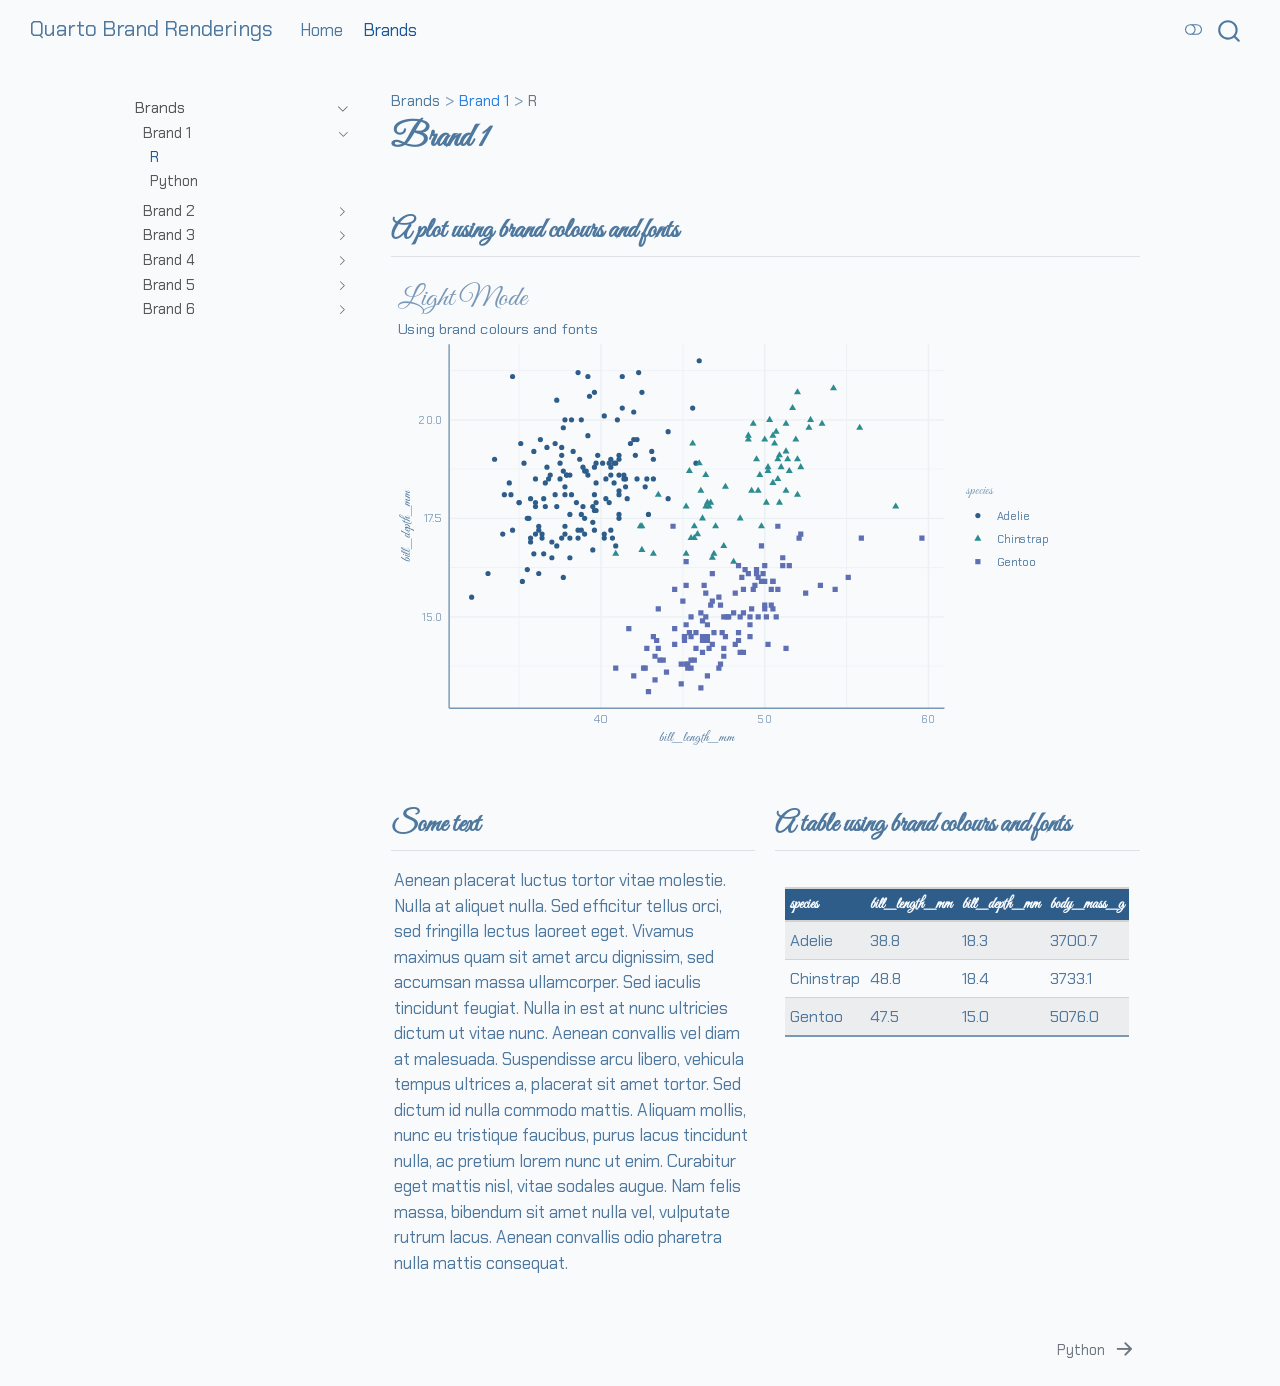
<file: docs/brands/brand-1/r.html>
<!DOCTYPE html>
<html xmlns="http://www.w3.org/1999/xhtml" lang="en" xml:lang="en"><head>

<meta charset="utf-8">
<meta name="generator" content="quarto-99.9.9">

<meta name="viewport" content="width=device-width, initial-scale=1.0, user-scalable=yes">


<title>Brand 1 – Quarto Brand Renderings</title>
<style>
/* Default styles provided by pandoc.
** See https://pandoc.org/MANUAL.html#variables-for-html for config info.
*/
code{white-space: pre-wrap;}
span.smallcaps{font-variant: small-caps;}
div.columns{display: flex; gap: min(4vw, 1.5em);}
div.column{flex: auto; overflow-x: auto;}
div.hanging-indent{margin-left: 1.5em; text-indent: -1.5em;}
ul.task-list{list-style: none;}
ul.task-list li input[type="checkbox"] {
  width: 0.8em;
  margin: 0 0.8em 0.2em -1em; /* quarto-specific, see https://github.com/quarto-dev/quarto-cli/issues/4556 */ 
  vertical-align: middle;
}
</style>


<script src="../../site_libs/quarto-nav/quarto-nav.js"></script>
<script src="../../site_libs/quarto-nav/headroom.min.js"></script>
<script src="../../site_libs/clipboard/clipboard.min.js"></script>
<script src="../../site_libs/quarto-search/autocomplete.umd.js"></script>
<script src="../../site_libs/quarto-search/fuse.min.js"></script>
<script src="../../site_libs/quarto-search/quarto-search.js"></script>
<meta name="quarto:offset" content="../../">
<link href="../../brands/brand-1/python.html" rel="next">
<script src="../../site_libs/quarto-html/quarto.js" type="module"></script>
<script src="../../site_libs/quarto-html/tabsets/tabsets.js" type="module"></script>
<script src="../../site_libs/quarto-html/popper.min.js"></script>
<script src="../../site_libs/quarto-html/tippy.umd.min.js"></script>
<script src="../../site_libs/quarto-html/anchor.min.js"></script>
<link href="../../site_libs/quarto-html/tippy.css" rel="stylesheet">
<link href="../../site_libs/quarto-html/quarto-syntax-highlighting-c2e992cfb3f6875793f48bc0911cf76b.css" rel="stylesheet" class="quarto-color-scheme" id="quarto-text-highlighting-styles">
<link href="../../site_libs/quarto-html/quarto-syntax-highlighting-dark-c2e992cfb3f6875793f48bc0911cf76b.css" rel="stylesheet" class="quarto-color-scheme quarto-color-alternate" id="quarto-text-highlighting-styles">
<link href="../../site_libs/quarto-html/quarto-syntax-highlighting-c2e992cfb3f6875793f48bc0911cf76b.css" rel="stylesheet" class="quarto-color-scheme-extra" id="quarto-text-highlighting-styles">
<script src="../../site_libs/bootstrap/bootstrap.min.js"></script>
<link href="../../site_libs/bootstrap/bootstrap-icons.css" rel="stylesheet">
<link href="../../site_libs/bootstrap/bootstrap-a1590c99fafb6ec6a7c22506f93c852d.min.css" rel="stylesheet" append-hash="true" class="quarto-color-scheme" id="quarto-bootstrap" data-mode="light">
<link href="../../site_libs/bootstrap/bootstrap-dark-30a6f8b884f3df8e8a00d949b3132ef7.min.css" rel="stylesheet" append-hash="true" class="quarto-color-scheme quarto-color-alternate" id="quarto-bootstrap" data-mode="dark">
<link href="../../site_libs/bootstrap/bootstrap-a1590c99fafb6ec6a7c22506f93c852d.min.css" rel="stylesheet" append-hash="true" class="quarto-color-scheme-extra" id="quarto-bootstrap" data-mode="light">
<script id="quarto-search-options" type="application/json">{
  "location": "navbar",
  "copy-button": false,
  "collapse-after": 3,
  "panel-placement": "end",
  "type": "overlay",
  "limit": 50,
  "keyboard-shortcut": [
    "f",
    "/",
    "s"
  ],
  "show-item-context": false,
  "language": {
    "search-no-results-text": "No results",
    "search-matching-documents-text": "matching documents",
    "search-copy-link-title": "Copy link to search",
    "search-hide-matches-text": "Hide additional matches",
    "search-more-match-text": "more match in this document",
    "search-more-matches-text": "more matches in this document",
    "search-clear-button-title": "Clear",
    "search-text-placeholder": "",
    "search-detached-cancel-button-title": "Cancel",
    "search-submit-button-title": "Submit",
    "search-label": "Search"
  }
}</script>


</head>

<body class="nav-sidebar floating nav-fixed fullcontent quarto-light"><script id="quarto-html-before-body" type="application/javascript">
    const toggleBodyColorMode = (bsSheetEl) => {
      const mode = bsSheetEl.getAttribute("data-mode");
      const bodyEl = window.document.querySelector("body");
      if (mode === "dark") {
        bodyEl.classList.add("quarto-dark");
        bodyEl.classList.remove("quarto-light");
      } else {
        bodyEl.classList.add("quarto-light");
        bodyEl.classList.remove("quarto-dark");
      }
    }
    const toggleBodyColorPrimary = () => {
      const bsSheetEl = window.document.querySelector("link#quarto-bootstrap:not([rel=disabled-stylesheet])");
      if (bsSheetEl) {
        toggleBodyColorMode(bsSheetEl);
      }
    }
    const setColorSchemeToggle = (alternate) => {
      const toggles = window.document.querySelectorAll('.quarto-color-scheme-toggle');
      for (let i=0; i < toggles.length; i++) {
        const toggle = toggles[i];
        if (toggle) {
          if (alternate) {
            toggle.classList.add("alternate");
          } else {
            toggle.classList.remove("alternate");
          }
        }
      }
    };
    const toggleColorMode = (alternate) => {
      // Switch the stylesheets
      const primaryStylesheets = window.document.querySelectorAll('link.quarto-color-scheme:not(.quarto-color-alternate)');
      const alternateStylesheets = window.document.querySelectorAll('link.quarto-color-scheme.quarto-color-alternate');
      manageTransitions('#quarto-margin-sidebar .nav-link', false);
      if (alternate) {
        // note: dark is layered on light, we don't disable primary!
        enableStylesheet(alternateStylesheets);
        for (const sheetNode of alternateStylesheets) {
          if (sheetNode.id === "quarto-bootstrap") {
            toggleBodyColorMode(sheetNode);
          }
        }
      } else {
        disableStylesheet(alternateStylesheets);
        enableStylesheet(primaryStylesheets)
        toggleBodyColorPrimary();
      }
      manageTransitions('#quarto-margin-sidebar .nav-link', true);
      // Switch the toggles
      setColorSchemeToggle(alternate)
      // Hack to workaround the fact that safari doesn't
      // properly recolor the scrollbar when toggling (#1455)
      if (navigator.userAgent.indexOf('Safari') > 0 && navigator.userAgent.indexOf('Chrome') == -1) {
        manageTransitions("body", false);
        window.scrollTo(0, 1);
        setTimeout(() => {
          window.scrollTo(0, 0);
          manageTransitions("body", true);
        }, 40);
      }
    }
    const disableStylesheet = (stylesheets) => {
      for (let i=0; i < stylesheets.length; i++) {
        const stylesheet = stylesheets[i];
        stylesheet.rel = 'disabled-stylesheet';
      }
    }
    const enableStylesheet = (stylesheets) => {
      for (let i=0; i < stylesheets.length; i++) {
        const stylesheet = stylesheets[i];
        if(stylesheet.rel !== 'stylesheet') { // for Chrome, which will still FOUC without this check
          stylesheet.rel = 'stylesheet';
        }
      }
    }
    const manageTransitions = (selector, allowTransitions) => {
      const els = window.document.querySelectorAll(selector);
      for (let i=0; i < els.length; i++) {
        const el = els[i];
        if (allowTransitions) {
          el.classList.remove('notransition');
        } else {
          el.classList.add('notransition');
        }
      }
    }
    const isFileUrl = () => {
      return window.location.protocol === 'file:';
    }
    const hasAlternateSentinel = () => {
      let styleSentinel = getColorSchemeSentinel();
      if (styleSentinel !== null) {
        return styleSentinel === "alternate";
      } else {
        return false;
      }
    }
    const setStyleSentinel = (alternate) => {
      const value = alternate ? "alternate" : "default";
      if (!isFileUrl()) {
        window.localStorage.setItem("quarto-color-scheme", value);
      } else {
        localAlternateSentinel = value;
      }
    }
    const getColorSchemeSentinel = () => {
      if (!isFileUrl()) {
        const storageValue = window.localStorage.getItem("quarto-color-scheme");
        return storageValue != null ? storageValue : localAlternateSentinel;
      } else {
        return localAlternateSentinel;
      }
    }
    const toggleGiscusIfUsed = (isAlternate, darkModeDefault) => {
      const baseTheme = document.querySelector('#giscus-base-theme')?.value ?? 'light';
      const alternateTheme = document.querySelector('#giscus-alt-theme')?.value ?? 'dark';
      let newTheme = '';
      if(authorPrefersDark) {
        newTheme = isAlternate ? baseTheme : alternateTheme;
      } else {
        newTheme = isAlternate ? alternateTheme : baseTheme;
      }
      const changeGiscusTheme = () => {
        // From: https://github.com/giscus/giscus/issues/336
        const sendMessage = (message) => {
          const iframe = document.querySelector('iframe.giscus-frame');
          if (!iframe) return;
          iframe.contentWindow.postMessage({ giscus: message }, 'https://giscus.app');
        }
        sendMessage({
          setConfig: {
            theme: newTheme
          }
        });
      }
      const isGiscussLoaded = window.document.querySelector('iframe.giscus-frame') !== null;
      if (isGiscussLoaded) {
        changeGiscusTheme();
      }
    };
    const authorPrefersDark = false;
    const darkModeDefault = authorPrefersDark;
      document.querySelector('link#quarto-text-highlighting-styles.quarto-color-scheme-extra').rel = 'disabled-stylesheet';
      document.querySelector('link#quarto-bootstrap.quarto-color-scheme-extra').rel = 'disabled-stylesheet';
    let localAlternateSentinel = darkModeDefault ? 'alternate' : 'default';
    // Dark / light mode switch
    window.quartoToggleColorScheme = () => {
      // Read the current dark / light value
      let toAlternate = !hasAlternateSentinel();
      toggleColorMode(toAlternate);
      setStyleSentinel(toAlternate);
      toggleGiscusIfUsed(toAlternate, darkModeDefault);
      window.dispatchEvent(new Event('resize'));
    };
    // Switch to dark mode if need be
    if (hasAlternateSentinel()) {
      toggleColorMode(true);
    } else {
      toggleColorMode(false);
    }
  </script>

<div id="quarto-search-results"></div>
  <header id="quarto-header" class="headroom fixed-top">
    <nav class="navbar navbar-expand-lg " data-bs-theme="dark">
      <div class="navbar-container container-fluid">
      <div class="navbar-brand-container mx-auto">
    <a class="navbar-brand" href="../../index.html">
    <span class="navbar-title">Quarto Brand Renderings</span>
    </a>
  </div>
            <div id="quarto-search" class="" title="Search"></div>
          <button class="navbar-toggler" type="button" data-bs-toggle="collapse" data-bs-target="#navbarCollapse" aria-controls="navbarCollapse" role="menu" aria-expanded="false" aria-label="Toggle navigation" onclick="if (window.quartoToggleHeadroom) { window.quartoToggleHeadroom(); }">
  <span class="navbar-toggler-icon"></span>
</button>
          <div class="collapse navbar-collapse" id="navbarCollapse">
            <ul class="navbar-nav navbar-nav-scroll me-auto">
  <li class="nav-item">
    <a class="nav-link" href="../../index.html"> 
<span class="menu-text">Home</span></a>
  </li>  
  <li class="nav-item">
    <a class="nav-link active" href="../../brands/brand-1/r.html" aria-current="page"> 
<span class="menu-text">Brands</span></a>
  </li>  
</ul>
          </div> <!-- /navcollapse -->
            <div class="quarto-navbar-tools">
  <a href="" class="quarto-color-scheme-toggle quarto-navigation-tool  px-1" onclick="window.quartoToggleColorScheme(); return false;" title="Toggle dark mode"><i class="bi"></i></a>
</div>
      </div> <!-- /container-fluid -->
    </nav>
  <nav class="quarto-secondary-nav">
    <div class="container-fluid d-flex">
      <button type="button" class="quarto-btn-toggle btn" data-bs-toggle="collapse" role="button" data-bs-target=".quarto-sidebar-collapse-item" aria-controls="quarto-sidebar" aria-expanded="false" aria-label="Toggle sidebar navigation" onclick="if (window.quartoToggleHeadroom) { window.quartoToggleHeadroom(); }">
        <i class="bi bi-layout-text-sidebar-reverse"></i>
      </button>
        <nav class="quarto-page-breadcrumbs" aria-label="breadcrumb"><ol class="breadcrumb"><li class="breadcrumb-item">Brands</li><li class="breadcrumb-item"><a href="../../brands/brand-1/r.html">Brand 1</a></li><li class="breadcrumb-item"><a href="../../brands/brand-1/r.html">R</a></li></ol></nav>
        <a class="flex-grow-1" role="navigation" data-bs-toggle="collapse" data-bs-target=".quarto-sidebar-collapse-item" aria-controls="quarto-sidebar" aria-expanded="false" aria-label="Toggle sidebar navigation" onclick="if (window.quartoToggleHeadroom) { window.quartoToggleHeadroom(); }">      
        </a>
    </div>
  </nav>
</header>
<!-- content -->
<div id="quarto-content" class="quarto-container page-columns page-rows-contents page-layout-article page-navbar">
<!-- sidebar -->
  <nav id="quarto-sidebar" class="sidebar collapse collapse-horizontal quarto-sidebar-collapse-item sidebar-navigation floating overflow-auto">
    <div class="sidebar-menu-container"> 
    <ul class="list-unstyled mt-1">
        <li class="sidebar-item sidebar-item-section">
      <div class="sidebar-item-container"> 
            <a class="sidebar-item-text sidebar-link text-start" data-bs-toggle="collapse" data-bs-target="#quarto-sidebar-section-1" role="navigation" aria-expanded="true">
 <span class="menu-text">Brands</span></a>
          <a class="sidebar-item-toggle text-start" data-bs-toggle="collapse" data-bs-target="#quarto-sidebar-section-1" role="navigation" aria-expanded="true" aria-label="Toggle section">
            <i class="bi bi-chevron-right ms-2"></i>
          </a> 
      </div>
      <ul id="quarto-sidebar-section-1" class="collapse list-unstyled sidebar-section depth1 show">  
          <li class="sidebar-item sidebar-item-section">
      <div class="sidebar-item-container"> 
            <a class="sidebar-item-text sidebar-link text-start" data-bs-toggle="collapse" data-bs-target="#quarto-sidebar-section-2" role="navigation" aria-expanded="true">
 <span class="menu-text">Brand 1</span></a>
          <a class="sidebar-item-toggle text-start" data-bs-toggle="collapse" data-bs-target="#quarto-sidebar-section-2" role="navigation" aria-expanded="true" aria-label="Toggle section">
            <i class="bi bi-chevron-right ms-2"></i>
          </a> 
      </div>
      <ul id="quarto-sidebar-section-2" class="collapse list-unstyled sidebar-section depth2 show">  
          <li class="sidebar-item">
  <div class="sidebar-item-container"> 
  <a href="../../brands/brand-1/r.html" class="sidebar-item-text sidebar-link active">
 <span class="menu-text">R</span></a>
  </div>
</li>
          <li class="sidebar-item">
  <div class="sidebar-item-container"> 
  <a href="../../brands/brand-1/python.html" class="sidebar-item-text sidebar-link">
 <span class="menu-text">Python</span></a>
  </div>
</li>
      </ul>
  </li>
          <li class="sidebar-item sidebar-item-section">
      <div class="sidebar-item-container"> 
            <a class="sidebar-item-text sidebar-link text-start collapsed" data-bs-toggle="collapse" data-bs-target="#quarto-sidebar-section-3" role="navigation" aria-expanded="false">
 <span class="menu-text">Brand 2</span></a>
          <a class="sidebar-item-toggle text-start collapsed" data-bs-toggle="collapse" data-bs-target="#quarto-sidebar-section-3" role="navigation" aria-expanded="false" aria-label="Toggle section">
            <i class="bi bi-chevron-right ms-2"></i>
          </a> 
      </div>
      <ul id="quarto-sidebar-section-3" class="collapse list-unstyled sidebar-section depth2 ">  
          <li class="sidebar-item">
  <div class="sidebar-item-container"> 
  <a href="../../brands/brand-2/r.html" class="sidebar-item-text sidebar-link">
 <span class="menu-text">R</span></a>
  </div>
</li>
          <li class="sidebar-item">
  <div class="sidebar-item-container"> 
  <a href="../../brands/brand-2/python.html" class="sidebar-item-text sidebar-link">
 <span class="menu-text">Python</span></a>
  </div>
</li>
      </ul>
  </li>
          <li class="sidebar-item sidebar-item-section">
      <div class="sidebar-item-container"> 
            <a class="sidebar-item-text sidebar-link text-start collapsed" data-bs-toggle="collapse" data-bs-target="#quarto-sidebar-section-4" role="navigation" aria-expanded="false">
 <span class="menu-text">Brand 3</span></a>
          <a class="sidebar-item-toggle text-start collapsed" data-bs-toggle="collapse" data-bs-target="#quarto-sidebar-section-4" role="navigation" aria-expanded="false" aria-label="Toggle section">
            <i class="bi bi-chevron-right ms-2"></i>
          </a> 
      </div>
      <ul id="quarto-sidebar-section-4" class="collapse list-unstyled sidebar-section depth2 ">  
          <li class="sidebar-item">
  <div class="sidebar-item-container"> 
  <a href="../../brands/brand-3/r.html" class="sidebar-item-text sidebar-link">
 <span class="menu-text">R</span></a>
  </div>
</li>
          <li class="sidebar-item">
  <div class="sidebar-item-container"> 
  <a href="../../brands/brand-3/python.html" class="sidebar-item-text sidebar-link">
 <span class="menu-text">Python</span></a>
  </div>
</li>
      </ul>
  </li>
          <li class="sidebar-item sidebar-item-section">
      <div class="sidebar-item-container"> 
            <a class="sidebar-item-text sidebar-link text-start collapsed" data-bs-toggle="collapse" data-bs-target="#quarto-sidebar-section-5" role="navigation" aria-expanded="false">
 <span class="menu-text">Brand 4</span></a>
          <a class="sidebar-item-toggle text-start collapsed" data-bs-toggle="collapse" data-bs-target="#quarto-sidebar-section-5" role="navigation" aria-expanded="false" aria-label="Toggle section">
            <i class="bi bi-chevron-right ms-2"></i>
          </a> 
      </div>
      <ul id="quarto-sidebar-section-5" class="collapse list-unstyled sidebar-section depth2 ">  
          <li class="sidebar-item">
  <div class="sidebar-item-container"> 
  <a href="../../brands/brand-4/r.html" class="sidebar-item-text sidebar-link">
 <span class="menu-text">R</span></a>
  </div>
</li>
          <li class="sidebar-item">
  <div class="sidebar-item-container"> 
  <a href="../../brands/brand-4/python.html" class="sidebar-item-text sidebar-link">
 <span class="menu-text">Python</span></a>
  </div>
</li>
      </ul>
  </li>
          <li class="sidebar-item sidebar-item-section">
      <div class="sidebar-item-container"> 
            <a class="sidebar-item-text sidebar-link text-start collapsed" data-bs-toggle="collapse" data-bs-target="#quarto-sidebar-section-6" role="navigation" aria-expanded="false">
 <span class="menu-text">Brand 5</span></a>
          <a class="sidebar-item-toggle text-start collapsed" data-bs-toggle="collapse" data-bs-target="#quarto-sidebar-section-6" role="navigation" aria-expanded="false" aria-label="Toggle section">
            <i class="bi bi-chevron-right ms-2"></i>
          </a> 
      </div>
      <ul id="quarto-sidebar-section-6" class="collapse list-unstyled sidebar-section depth2 ">  
          <li class="sidebar-item">
  <div class="sidebar-item-container"> 
  <a href="../../brands/brand-5/r.html" class="sidebar-item-text sidebar-link">
 <span class="menu-text">R</span></a>
  </div>
</li>
          <li class="sidebar-item">
  <div class="sidebar-item-container"> 
  <a href="../../brands/brand-5/python.html" class="sidebar-item-text sidebar-link">
 <span class="menu-text">Python</span></a>
  </div>
</li>
      </ul>
  </li>
          <li class="sidebar-item sidebar-item-section">
      <div class="sidebar-item-container"> 
            <a class="sidebar-item-text sidebar-link text-start collapsed" data-bs-toggle="collapse" data-bs-target="#quarto-sidebar-section-7" role="navigation" aria-expanded="false">
 <span class="menu-text">Brand 6</span></a>
          <a class="sidebar-item-toggle text-start collapsed" data-bs-toggle="collapse" data-bs-target="#quarto-sidebar-section-7" role="navigation" aria-expanded="false" aria-label="Toggle section">
            <i class="bi bi-chevron-right ms-2"></i>
          </a> 
      </div>
      <ul id="quarto-sidebar-section-7" class="collapse list-unstyled sidebar-section depth2 ">  
          <li class="sidebar-item">
  <div class="sidebar-item-container"> 
  <a href="../../brands/brand-6/r.html" class="sidebar-item-text sidebar-link">
 <span class="menu-text">R</span></a>
  </div>
</li>
          <li class="sidebar-item">
  <div class="sidebar-item-container"> 
  <a href="../../brands/brand-6/python.html" class="sidebar-item-text sidebar-link">
 <span class="menu-text">Python</span></a>
  </div>
</li>
      </ul>
  </li>
      </ul>
  </li>
    </ul>
    </div>
</nav>
<div id="quarto-sidebar-glass" class="quarto-sidebar-collapse-item" data-bs-toggle="collapse" data-bs-target=".quarto-sidebar-collapse-item"></div>
<!-- margin-sidebar -->
    
<!-- main -->
<main class="content" id="quarto-document-content">


<header id="title-block-header" class="quarto-title-block default"><nav class="quarto-page-breadcrumbs quarto-title-breadcrumbs d-none d-lg-block" aria-label="breadcrumb"><ol class="breadcrumb"><li class="breadcrumb-item">Brands</li><li class="breadcrumb-item"><a href="../../brands/brand-1/r.html">Brand 1</a></li><li class="breadcrumb-item"><a href="../../brands/brand-1/r.html">R</a></li></ol></nav>
<div class="quarto-title">
<h1 class="title">Brand 1</h1>
</div>



<div class="quarto-title-meta">

    
  
    
  </div>
  


</header>


<div class="quarto-layout-panel" data-layout="[[1], [1, 1]]">
<div class="quarto-layout-row">
<section id="a-plot-using-brand-colours-and-fonts" class="level2 quarto-layout-cell" style="flex-basis: 100.0%;justify-content: flex-start;">
<h2 class="anchored" data-anchor-id="a-plot-using-brand-colours-and-fonts">A plot using brand colours and fonts</h2>
<div class="cell" data-renderings="[&quot;light&quot;,&quot;dark&quot;]">
<div class="cell-output-display light-content">
<p><svg xmlns="http://www.w3.org/2000/svg" xlink="http://www.w3.org/1999/xlink" width="504.00pt" height="360.00pt" viewbox="0 0 504.00 360.00">
<g class="svglite">
<defs>
  <style type="text/css">
    @import url('https://fonts.bunny.net/css2?family=Chakra+Petch&display=swap');
    @import url('https://fonts.bunny.net/css2?family=JetBrains+Mono&display=swap');
    @import url('https://fonts.bunny.net/css2?family=Great+Vibes&display=swap');
    .svglite line, .svglite polyline, .svglite polygon, .svglite path, .svglite rect, .svglite circle {
      fill: none;
      stroke: #000000;
      stroke-linecap: round;
      stroke-linejoin: round;
      stroke-miterlimit: 10.00;
    }
    .svglite text {
      white-space: pre;
    }
    .svglite g.glyphgroup path {
      fill: inherit;
      stroke: none;
    }
  </style>
</defs>
<rect width="100%" height="100%" style="stroke: none; fill: #FFFFFF;"></rect>
<defs>
  <clippath id="cpMC4wMHw1MDQuMDB8MC4wMHwzNjAuMDA=">
    <rect x="0.00" y="0.00" width="504.00" height="360.00"></rect>
  </clippath>
</defs>
<g clip-path="url(#cpMC4wMHw1MDQuMDB8MC4wMHwzNjAuMDA=)">
<rect x="0.00" y="0.00" width="504.00" height="360.00" style="stroke-width: 1.07; stroke: none; fill: #F8FAFC;"></rect>
</g>
<defs>
  <clippath id="cpNDMuNTl8NDE1LjA4fDUyLjY2fDMyNS43MA==">
    <rect x="43.59" y="52.66" width="371.49" height="273.04"></rect>
  </clippath>
</defs>
<g clip-path="url(#cpNDMuNTl8NDE1LjA4fDUyLjY2fDMyNS43MA==)">
<polyline points="43.59,294.08 415.08,294.08 " style="stroke-width: 0.53; stroke: #EAF0F4; stroke-linecap: butt;"></polyline>
<polyline points="43.59,220.21 415.08,220.21 " style="stroke-width: 0.53; stroke: #EAF0F4; stroke-linecap: butt;"></polyline>
<polyline points="43.59,146.33 415.08,146.33 " style="stroke-width: 0.53; stroke: #EAF0F4; stroke-linecap: butt;"></polyline>
<polyline points="43.59,72.46 415.08,72.46 " style="stroke-width: 0.53; stroke: #EAF0F4; stroke-linecap: butt;"></polyline>
<polyline points="96.09,325.70 96.09,52.66 " style="stroke-width: 0.53; stroke: #EAF0F4; stroke-linecap: butt;"></polyline>
<polyline points="218.89,325.70 218.89,52.66 " style="stroke-width: 0.53; stroke: #EAF0F4; stroke-linecap: butt;"></polyline>
<polyline points="341.70,325.70 341.70,52.66 " style="stroke-width: 0.53; stroke: #EAF0F4; stroke-linecap: butt;"></polyline>
<polyline points="43.59,257.15 415.08,257.15 " style="stroke-width: 1.07; stroke: #EAF0F4; stroke-linecap: butt;"></polyline>
<polyline points="43.59,183.27 415.08,183.27 " style="stroke-width: 1.07; stroke: #EAF0F4; stroke-linecap: butt;"></polyline>
<polyline points="43.59,109.40 415.08,109.40 " style="stroke-width: 1.07; stroke: #EAF0F4; stroke-linecap: butt;"></polyline>
<polyline points="157.49,325.70 157.49,52.66 " style="stroke-width: 1.07; stroke: #EAF0F4; stroke-linecap: butt;"></polyline>
<polyline points="280.30,325.70 280.30,52.66 " style="stroke-width: 1.07; stroke: #EAF0F4; stroke-linecap: butt;"></polyline>
<polyline points="403.10,325.70 403.10,52.66 " style="stroke-width: 1.07; stroke: #EAF0F4; stroke-linecap: butt;"></polyline>
<circle cx="146.44" cy="147.81" r="1.95" style="stroke-width: 0.71; stroke: none; fill: #2F5D8A;"></circle>
<circle cx="151.35" cy="186.23" r="1.95" style="stroke-width: 0.71; stroke: none; fill: #2F5D8A;"></circle>
<circle cx="161.17" cy="168.50" r="1.95" style="stroke-width: 0.71; stroke: none; fill: #2F5D8A;"></circle>
<circle cx="116.96" cy="130.08" r="1.95" style="stroke-width: 0.71; stroke: none; fill: #2F5D8A;"></circle>
<circle cx="148.89" cy="91.67" r="1.95" style="stroke-width: 0.71; stroke: none; fill: #2F5D8A;"></circle>
<circle cx="143.98" cy="174.41" r="1.95" style="stroke-width: 0.71; stroke: none; fill: #2F5D8A;"></circle>
<circle cx="147.67" cy="121.22" r="1.95" style="stroke-width: 0.71; stroke: none; fill: #2F5D8A;"></circle>
<circle cx="85.03" cy="165.54" r="1.95" style="stroke-width: 0.71; stroke: none; fill: #2F5D8A;"></circle>
<circle cx="182.05" cy="103.49" r="1.95" style="stroke-width: 0.71; stroke: none; fill: #2F5D8A;"></circle>
<circle cx="130.47" cy="195.09" r="1.95" style="stroke-width: 0.71; stroke: none; fill: #2F5D8A;"></circle>
<circle cx="130.47" cy="189.18" r="1.95" style="stroke-width: 0.71; stroke: none; fill: #2F5D8A;"></circle>
<circle cx="171.00" cy="180.32" r="1.95" style="stroke-width: 0.71; stroke: none; fill: #2F5D8A;"></circle>
<circle cx="140.30" cy="73.94" r="1.95" style="stroke-width: 0.71; stroke: none; fill: #2F5D8A;"></circle>
<circle cx="91.17" cy="76.89" r="1.95" style="stroke-width: 0.71; stroke: none; fill: #2F5D8A;"></circle>
<circle cx="115.74" cy="174.41" r="1.95" style="stroke-width: 0.71; stroke: none; fill: #2F5D8A;"></circle>
<circle cx="141.53" cy="138.95" r="1.95" style="stroke-width: 0.71; stroke: none; fill: #2F5D8A;"></circle>
<circle cx="188.19" cy="88.71" r="1.95" style="stroke-width: 0.71; stroke: none; fill: #2F5D8A;"></circle>
<circle cx="88.72" cy="156.68" r="1.95" style="stroke-width: 0.71; stroke: none; fill: #2F5D8A;"></circle>
<circle cx="231.17" cy="65.07" r="1.95" style="stroke-width: 0.71; stroke: none; fill: #2F5D8A;"></circle>
<circle cx="130.47" cy="159.63" r="1.95" style="stroke-width: 0.71; stroke: none; fill: #2F5D8A;"></circle>
<circle cx="129.24" cy="147.81" r="1.95" style="stroke-width: 0.71; stroke: none; fill: #2F5D8A;"></circle>
<circle cx="107.14" cy="133.04" r="1.95" style="stroke-width: 0.71; stroke: none; fill: #2F5D8A;"></circle>
<circle cx="135.38" cy="165.54" r="1.95" style="stroke-width: 0.71; stroke: none; fill: #2F5D8A;"></circle>
<circle cx="142.75" cy="192.14" r="1.95" style="stroke-width: 0.71; stroke: none; fill: #2F5D8A;"></circle>
<circle cx="99.77" cy="141.90" r="1.95" style="stroke-width: 0.71; stroke: none; fill: #2F5D8A;"></circle>
<circle cx="164.86" cy="150.77" r="1.95" style="stroke-width: 0.71; stroke: none; fill: #2F5D8A;"></circle>
<circle cx="163.63" cy="171.45" r="1.95" style="stroke-width: 0.71; stroke: none; fill: #2F5D8A;"></circle>
<circle cx="131.70" cy="150.77" r="1.95" style="stroke-width: 0.71; stroke: none; fill: #2F5D8A;"></circle>
<circle cx="163.63" cy="141.90" r="1.95" style="stroke-width: 0.71; stroke: none; fill: #2F5D8A;"></circle>
<circle cx="151.35" cy="206.91" r="1.95" style="stroke-width: 0.71; stroke: none; fill: #2F5D8A;"></circle>
<circle cx="123.10" cy="165.54" r="1.95" style="stroke-width: 0.71; stroke: none; fill: #2F5D8A;"></circle>
<circle cx="151.35" cy="174.41" r="1.95" style="stroke-width: 0.71; stroke: none; fill: #2F5D8A;"></circle>
<circle cx="168.54" cy="141.90" r="1.95" style="stroke-width: 0.71; stroke: none; fill: #2F5D8A;"></circle>
<circle cx="113.28" cy="198.05" r="1.95" style="stroke-width: 0.71; stroke: none; fill: #2F5D8A;"></circle>
<circle cx="147.67" cy="76.89" r="1.95" style="stroke-width: 0.71; stroke: none; fill: #2F5D8A;"></circle>
<circle cx="142.75" cy="109.40" r="1.95" style="stroke-width: 0.71; stroke: none; fill: #2F5D8A;"></circle>
<circle cx="184.51" cy="153.72" r="1.95" style="stroke-width: 0.71; stroke: none; fill: #2F5D8A;"></circle>
<circle cx="128.02" cy="130.08" r="1.95" style="stroke-width: 0.71; stroke: none; fill: #2F5D8A;"></circle>
<circle cx="155.03" cy="135.99" r="1.95" style="stroke-width: 0.71; stroke: none; fill: #2F5D8A;"></circle>
<circle cx="114.51" cy="168.50" r="1.95" style="stroke-width: 0.71; stroke: none; fill: #2F5D8A;"></circle>
<circle cx="167.31" cy="156.68" r="1.95" style="stroke-width: 0.71; stroke: none; fill: #2F5D8A;"></circle>
<circle cx="108.37" cy="153.72" r="1.95" style="stroke-width: 0.71; stroke: none; fill: #2F5D8A;"></circle>
<circle cx="207.84" cy="118.26" r="1.95" style="stroke-width: 0.71; stroke: none; fill: #2F5D8A;"></circle>
<circle cx="120.65" cy="201.00" r="1.95" style="stroke-width: 0.71; stroke: none; fill: #2F5D8A;"></circle>
<circle cx="152.58" cy="144.86" r="1.95" style="stroke-width: 0.71; stroke: none; fill: #2F5D8A;"></circle>
<circle cx="171.00" cy="138.95" r="1.95" style="stroke-width: 0.71; stroke: none; fill: #2F5D8A;"></circle>
<circle cx="126.79" cy="141.90" r="1.95" style="stroke-width: 0.71; stroke: none; fill: #2F5D8A;"></circle>
<circle cx="108.37" cy="171.45" r="1.95" style="stroke-width: 0.71; stroke: none; fill: #2F5D8A;"></circle>
<circle cx="185.74" cy="73.94" r="1.95" style="stroke-width: 0.71; stroke: none; fill: #2F5D8A;"></circle>
<circle cx="152.58" cy="177.36" r="1.95" style="stroke-width: 0.71; stroke: none; fill: #2F5D8A;"></circle>
<circle cx="158.72" cy="141.90" r="1.95" style="stroke-width: 0.71; stroke: none; fill: #2F5D8A;"></circle>
<circle cx="96.09" cy="171.45" r="1.95" style="stroke-width: 0.71; stroke: none; fill: #2F5D8A;"></circle>
<circle cx="182.05" cy="124.17" r="1.95" style="stroke-width: 0.71; stroke: none; fill: #2F5D8A;"></circle>
<circle cx="89.95" cy="165.54" r="1.95" style="stroke-width: 0.71; stroke: none; fill: #2F5D8A;"></circle>
<circle cx="174.68" cy="150.77" r="1.95" style="stroke-width: 0.71; stroke: none; fill: #2F5D8A;"></circle>
<circle cx="145.21" cy="183.27" r="1.95" style="stroke-width: 0.71; stroke: none; fill: #2F5D8A;"></circle>
<circle cx="164.86" cy="144.86" r="1.95" style="stroke-width: 0.71; stroke: none; fill: #2F5D8A;"></circle>
<circle cx="114.51" cy="209.87" r="1.95" style="stroke-width: 0.71; stroke: none; fill: #2F5D8A;"></circle>
<circle cx="128.02" cy="135.99" r="1.95" style="stroke-width: 0.71; stroke: none; fill: #2F5D8A;"></circle>
<circle cx="104.68" cy="201.00" r="1.95" style="stroke-width: 0.71; stroke: none; fill: #2F5D8A;"></circle>
<circle cx="173.45" cy="76.89" r="1.95" style="stroke-width: 0.71; stroke: none; fill: #2F5D8A;"></circle>
<circle cx="128.02" cy="198.05" r="1.95" style="stroke-width: 0.71; stroke: none; fill: #2F5D8A;"></circle>
<circle cx="171.00" cy="162.59" r="1.95" style="stroke-width: 0.71; stroke: none; fill: #2F5D8A;"></circle>
<circle cx="113.28" cy="195.09" r="1.95" style="stroke-width: 0.71; stroke: none; fill: #2F5D8A;"></circle>
<circle cx="177.14" cy="168.50" r="1.95" style="stroke-width: 0.71; stroke: none; fill: #2F5D8A;"></circle>
<circle cx="102.23" cy="221.69" r="1.95" style="stroke-width: 0.71; stroke: none; fill: #2F5D8A;"></circle>
<circle cx="171.00" cy="135.99" r="1.95" style="stroke-width: 0.71; stroke: none; fill: #2F5D8A;"></circle>
<circle cx="107.14" cy="209.87" r="1.95" style="stroke-width: 0.71; stroke: none; fill: #2F5D8A;"></circle>
<circle cx="179.60" cy="127.13" r="1.95" style="stroke-width: 0.71; stroke: none; fill: #2F5D8A;"></circle>
<circle cx="77.67" cy="138.95" r="1.95" style="stroke-width: 0.71; stroke: none; fill: #2F5D8A;"></circle>
<circle cx="153.81" cy="156.68" r="1.95" style="stroke-width: 0.71; stroke: none; fill: #2F5D8A;"></circle>
<circle cx="152.58" cy="192.14" r="1.95" style="stroke-width: 0.71; stroke: none; fill: #2F5D8A;"></circle>
<circle cx="228.72" cy="141.90" r="1.95" style="stroke-width: 0.71; stroke: none; fill: #2F5D8A;"></circle>
<circle cx="102.23" cy="183.27" r="1.95" style="stroke-width: 0.71; stroke: none; fill: #2F5D8A;"></circle>
<circle cx="191.88" cy="153.72" r="1.95" style="stroke-width: 0.71; stroke: none; fill: #2F5D8A;"></circle>
<circle cx="168.54" cy="203.96" r="1.95" style="stroke-width: 0.71; stroke: none; fill: #2F5D8A;"></circle>
<circle cx="123.10" cy="127.13" r="1.95" style="stroke-width: 0.71; stroke: none; fill: #2F5D8A;"></circle>
<circle cx="110.82" cy="224.64" r="1.95" style="stroke-width: 0.71; stroke: none; fill: #2F5D8A;"></circle>
<circle cx="183.28" cy="135.99" r="1.95" style="stroke-width: 0.71; stroke: none; fill: #2F5D8A;"></circle>
<circle cx="91.17" cy="192.14" r="1.95" style="stroke-width: 0.71; stroke: none; fill: #2F5D8A;"></circle>
<circle cx="193.10" cy="180.32" r="1.95" style="stroke-width: 0.71; stroke: none; fill: #2F5D8A;"></circle>
<circle cx="116.96" cy="144.86" r="1.95" style="stroke-width: 0.71; stroke: none; fill: #2F5D8A;"></circle>
<circle cx="97.31" cy="127.13" r="1.95" style="stroke-width: 0.71; stroke: none; fill: #2F5D8A;"></circle>
<circle cx="124.33" cy="174.41" r="1.95" style="stroke-width: 0.71; stroke: none; fill: #2F5D8A;"></circle>
<circle cx="173.45" cy="100.53" r="1.95" style="stroke-width: 0.71; stroke: none; fill: #2F5D8A;"></circle>
<circle cx="112.05" cy="124.17" r="1.95" style="stroke-width: 0.71; stroke: none; fill: #2F5D8A;"></circle>
<circle cx="119.42" cy="150.77" r="1.95" style="stroke-width: 0.71; stroke: none; fill: #2F5D8A;"></circle>
<circle cx="136.61" cy="133.04" r="1.95" style="stroke-width: 0.71; stroke: none; fill: #2F5D8A;"></circle>
<circle cx="143.98" cy="144.86" r="1.95" style="stroke-width: 0.71; stroke: none; fill: #2F5D8A;"></circle>
<circle cx="104.68" cy="168.50" r="1.95" style="stroke-width: 0.71; stroke: none; fill: #2F5D8A;"></circle>
<circle cx="171.00" cy="165.54" r="1.95" style="stroke-width: 0.71; stroke: none; fill: #2F5D8A;"></circle>
<circle cx="83.81" cy="195.09" r="1.95" style="stroke-width: 0.71; stroke: none; fill: #2F5D8A;"></circle>
<circle cx="152.58" cy="165.54" r="1.95" style="stroke-width: 0.71; stroke: none; fill: #2F5D8A;"></circle>
<circle cx="110.82" cy="189.18" r="1.95" style="stroke-width: 0.71; stroke: none; fill: #2F5D8A;"></circle>
<circle cx="167.31" cy="141.90" r="1.95" style="stroke-width: 0.71; stroke: none; fill: #2F5D8A;"></circle>
<circle cx="134.16" cy="150.77" r="1.95" style="stroke-width: 0.71; stroke: none; fill: #2F5D8A;"></circle>
<circle cx="161.17" cy="153.72" r="1.95" style="stroke-width: 0.71; stroke: none; fill: #2F5D8A;"></circle>
<circle cx="72.75" cy="224.64" r="1.95" style="stroke-width: 0.71; stroke: none; fill: #2F5D8A;"></circle>
<circle cx="196.79" cy="153.72" r="1.95" style="stroke-width: 0.71; stroke: none; fill: #2F5D8A;"></circle>
<circle cx="96.09" cy="171.45" r="1.95" style="stroke-width: 0.71; stroke: none; fill: #2F5D8A;"></circle>
<circle cx="169.77" cy="109.40" r="1.95" style="stroke-width: 0.71; stroke: none; fill: #2F5D8A;"></circle>
<circle cx="129.24" cy="227.60" r="1.95" style="stroke-width: 0.71; stroke: none; fill: #2F5D8A;"></circle>
<circle cx="130.47" cy="109.40" r="1.95" style="stroke-width: 0.71; stroke: none; fill: #2F5D8A;"></circle>
<circle cx="131.70" cy="150.77" r="1.95" style="stroke-width: 0.71; stroke: none; fill: #2F5D8A;"></circle>
<circle cx="153.81" cy="141.90" r="1.95" style="stroke-width: 0.71; stroke: none; fill: #2F5D8A;"></circle>
<circle cx="140.30" cy="192.14" r="1.95" style="stroke-width: 0.71; stroke: none; fill: #2F5D8A;"></circle>
<circle cx="135.38" cy="109.40" r="1.95" style="stroke-width: 0.71; stroke: none; fill: #2F5D8A;"></circle>
<circle cx="134.16" cy="198.05" r="1.95" style="stroke-width: 0.71; stroke: none; fill: #2F5D8A;"></circle>
<circle cx="196.79" cy="138.95" r="1.95" style="stroke-width: 0.71; stroke: none; fill: #2F5D8A;"></circle>
<circle cx="134.16" cy="212.82" r="1.95" style="stroke-width: 0.71; stroke: none; fill: #2F5D8A;"></circle>
<circle cx="226.26" cy="100.53" r="1.95" style="stroke-width: 0.71; stroke: none; fill: #2F5D8A;"></circle>
<circle cx="153.81" cy="177.36" r="1.95" style="stroke-width: 0.71; stroke: none; fill: #2F5D8A;"></circle>
<circle cx="184.51" cy="124.17" r="1.95" style="stroke-width: 0.71; stroke: none; fill: #2F5D8A;"></circle>
<circle cx="152.58" cy="88.71" r="1.95" style="stroke-width: 0.71; stroke: none; fill: #2F5D8A;"></circle>
<circle cx="190.65" cy="159.63" r="1.95" style="stroke-width: 0.71; stroke: none; fill: #2F5D8A;"></circle>
<circle cx="140.30" cy="198.05" r="1.95" style="stroke-width: 0.71; stroke: none; fill: #2F5D8A;"></circle>
<circle cx="124.33" cy="94.62" r="1.95" style="stroke-width: 0.71; stroke: none; fill: #2F5D8A;"></circle>
<circle cx="104.68" cy="198.05" r="1.95" style="stroke-width: 0.71; stroke: none; fill: #2F5D8A;"></circle>
<circle cx="171.00" cy="150.77" r="1.95" style="stroke-width: 0.71; stroke: none; fill: #2F5D8A;"></circle>
<circle cx="110.82" cy="192.14" r="1.95" style="stroke-width: 0.71; stroke: none; fill: #2F5D8A;"></circle>
<circle cx="129.24" cy="115.31" r="1.95" style="stroke-width: 0.71; stroke: none; fill: #2F5D8A;"></circle>
<circle cx="159.95" cy="198.05" r="1.95" style="stroke-width: 0.71; stroke: none; fill: #2F5D8A;"></circle>
<circle cx="174.68" cy="153.72" r="1.95" style="stroke-width: 0.71; stroke: none; fill: #2F5D8A;"></circle>
<circle cx="98.54" cy="230.55" r="1.95" style="stroke-width: 0.71; stroke: none; fill: #2F5D8A;"></circle>
<circle cx="164.86" cy="138.95" r="1.95" style="stroke-width: 0.71; stroke: none; fill: #2F5D8A;"></circle>
<circle cx="142.75" cy="180.32" r="1.95" style="stroke-width: 0.71; stroke: none; fill: #2F5D8A;"></circle>
<circle cx="175.91" cy="159.63" r="1.95" style="stroke-width: 0.71; stroke: none; fill: #2F5D8A;"></circle>
<circle cx="145.21" cy="195.09" r="1.95" style="stroke-width: 0.71; stroke: none; fill: #2F5D8A;"></circle>
<circle cx="207.84" cy="168.50" r="1.95" style="stroke-width: 0.71; stroke: none; fill: #2F5D8A;"></circle>
<circle cx="139.07" cy="171.45" r="1.95" style="stroke-width: 0.71; stroke: none; fill: #2F5D8A;"></circle>
<circle cx="195.56" cy="133.04" r="1.95" style="stroke-width: 0.71; stroke: none; fill: #2F5D8A;"></circle>
<circle cx="118.19" cy="153.72" r="1.95" style="stroke-width: 0.71; stroke: none; fill: #2F5D8A;"></circle>
<circle cx="126.79" cy="153.72" r="1.95" style="stroke-width: 0.71; stroke: none; fill: #2F5D8A;"></circle>
<circle cx="134.16" cy="180.32" r="1.95" style="stroke-width: 0.71; stroke: none; fill: #2F5D8A;"></circle>
<circle cx="171.00" cy="183.27" r="1.95" style="stroke-width: 0.71; stroke: none; fill: #2F5D8A;"></circle>
<circle cx="103.45" cy="183.27" r="1.95" style="stroke-width: 0.71; stroke: none; fill: #2F5D8A;"></circle>
<circle cx="159.95" cy="106.44" r="1.95" style="stroke-width: 0.71; stroke: none; fill: #2F5D8A;"></circle>
<circle cx="120.65" cy="212.82" r="1.95" style="stroke-width: 0.71; stroke: none; fill: #2F5D8A;"></circle>
<circle cx="153.81" cy="171.45" r="1.95" style="stroke-width: 0.71; stroke: none; fill: #2F5D8A;"></circle>
<circle cx="159.95" cy="195.09" r="1.95" style="stroke-width: 0.71; stroke: none; fill: #2F5D8A;"></circle>
<circle cx="164.86" cy="192.14" r="1.95" style="stroke-width: 0.71; stroke: none; fill: #2F5D8A;"></circle>
<circle cx="60.47" cy="242.37" r="1.95" style="stroke-width: 0.71; stroke: none; fill: #2F5D8A;"></circle>
<circle cx="166.09" cy="198.05" r="1.95" style="stroke-width: 0.71; stroke: none; fill: #2F5D8A;"></circle>
<circle cx="124.33" cy="203.96" r="1.95" style="stroke-width: 0.71; stroke: none; fill: #2F5D8A;"></circle>
<circle cx="145.21" cy="147.81" r="1.95" style="stroke-width: 0.71; stroke: none; fill: #2F5D8A;"></circle>
<circle cx="147.67" cy="150.77" r="1.95" style="stroke-width: 0.71; stroke: none; fill: #2F5D8A;"></circle>
<circle cx="115.74" cy="156.68" r="1.95" style="stroke-width: 0.71; stroke: none; fill: #2F5D8A;"></circle>
<circle cx="108.37" cy="174.41" r="1.95" style="stroke-width: 0.71; stroke: none; fill: #2F5D8A;"></circle>
<circle cx="130.47" cy="165.54" r="1.95" style="stroke-width: 0.71; stroke: none; fill: #2F5D8A;"></circle>
<circle cx="108.37" cy="195.09" r="1.95" style="stroke-width: 0.71; stroke: none; fill: #2F5D8A;"></circle>
<circle cx="175.91" cy="153.72" r="1.95" style="stroke-width: 0.71; stroke: none; fill: #2F5D8A;"></circle>
<polygon points="230.45,312.29 234.36,312.29 234.36,308.38 230.45,308.38 " style="stroke-width: 0.71; stroke: none; fill: #5F6FB3;"></polygon>
<polygon points="278.34,220.69 282.25,220.69 282.25,216.78 278.34,216.78 " style="stroke-width: 0.71; stroke: none; fill: #5F6FB3;"></polygon>
<polygon points="262.38,285.70 266.29,285.70 266.29,281.79 262.38,281.79 " style="stroke-width: 0.71; stroke: none; fill: #5F6FB3;"></polygon>
<polygon points="278.34,253.19 282.25,253.19 282.25,249.28 278.34,249.28 " style="stroke-width: 0.71; stroke: none; fill: #5F6FB3;"></polygon>
<polygon points="248.87,273.88 252.78,273.88 252.78,269.97 248.87,269.97 " style="stroke-width: 0.71; stroke: none; fill: #5F6FB3;"></polygon>
<polygon points="235.36,303.43 239.27,303.43 239.27,299.52 235.36,299.52 " style="stroke-width: 0.71; stroke: none; fill: #5F6FB3;"></polygon>
<polygon points="221.85,270.92 225.76,270.92 225.76,267.01 221.85,267.01 " style="stroke-width: 0.71; stroke: none; fill: #5F6FB3;"></polygon>
<polygon points="237.82,250.24 241.73,250.24 241.73,246.33 237.82,246.33 " style="stroke-width: 0.71; stroke: none; fill: #5F6FB3;"></polygon>
<polygon points="196.06,306.38 199.97,306.38 199.97,302.47 196.06,302.47 " style="stroke-width: 0.71; stroke: none; fill: #5F6FB3;"></polygon>
<polygon points="239.04,247.28 242.95,247.28 242.95,243.37 239.04,243.37 " style="stroke-width: 0.71; stroke: none; fill: #5F6FB3;"></polygon>
<polygon points="166.59,297.52 170.50,297.52 170.50,293.61 166.59,293.61 " style="stroke-width: 0.71; stroke: none; fill: #5F6FB3;"></polygon>
<polygon points="266.06,226.60 269.97,226.60 269.97,222.69 266.06,222.69 " style="stroke-width: 0.71; stroke: none; fill: #5F6FB3;"></polygon>
<polygon points="223.08,297.52 226.99,297.52 226.99,293.61 223.08,293.61 " style="stroke-width: 0.71; stroke: none; fill: #5F6FB3;"></polygon>
<polygon points="258.69,270.92 262.60,270.92 262.60,267.01 258.69,267.01 " style="stroke-width: 0.71; stroke: none; fill: #5F6FB3;"></polygon>
<polygon points="226.76,270.92 230.67,270.92 230.67,267.01 226.76,267.01 " style="stroke-width: 0.71; stroke: none; fill: #5F6FB3;"></polygon>
<polygon points="269.75,238.42 273.66,238.42 273.66,234.51 269.75,234.51 " style="stroke-width: 0.71; stroke: none; fill: #5F6FB3;"></polygon>
<polygon points="180.10,303.43 184.01,303.43 184.01,299.52 180.10,299.52 " style="stroke-width: 0.71; stroke: none; fill: #5F6FB3;"></polygon>
<polygon points="268.52,253.19 272.43,253.19 272.43,249.28 268.52,249.28 " style="stroke-width: 0.71; stroke: none; fill: #5F6FB3;"></polygon>
<polygon points="231.68,273.88 235.59,273.88 235.59,269.97 231.68,269.97 " style="stroke-width: 0.71; stroke: none; fill: #5F6FB3;"></polygon>
<polygon points="262.38,256.15 266.29,256.15 266.29,252.24 262.38,252.24 " style="stroke-width: 0.71; stroke: none; fill: #5F6FB3;"></polygon>
<polygon points="280.80,279.79 284.71,279.79 284.71,275.88 280.80,275.88 " style="stroke-width: 0.71; stroke: none; fill: #5F6FB3;"></polygon>
<polygon points="218.17,273.88 222.08,273.88 222.08,269.97 218.17,269.97 " style="stroke-width: 0.71; stroke: none; fill: #5F6FB3;"></polygon>
<polygon points="235.36,273.88 239.27,273.88 239.27,269.97 235.36,269.97 " style="stroke-width: 0.71; stroke: none; fill: #5F6FB3;"></polygon>
<polygon points="232.90,235.46 236.81,235.46 236.81,231.55 232.90,231.55 " style="stroke-width: 0.71; stroke: none; fill: #5F6FB3;"></polygon>
<polygon points="191.15,315.25 195.06,315.25 195.06,311.34 191.15,311.34 " style="stroke-width: 0.71; stroke: none; fill: #5F6FB3;"></polygon>
<polygon points="230.45,256.15 234.36,256.15 234.36,252.24 230.45,252.24 " style="stroke-width: 0.71; stroke: none; fill: #5F6FB3;"></polygon>
<polygon points="210.80,279.79 214.71,279.79 214.71,275.88 210.80,275.88 " style="stroke-width: 0.71; stroke: none; fill: #5F6FB3;"></polygon>
<polygon points="251.32,259.10 255.23,259.10 255.23,255.19 251.32,255.19 " style="stroke-width: 0.71; stroke: none; fill: #5F6FB3;"></polygon>
<polygon points="256.24,279.79 260.15,279.79 260.15,275.88 256.24,275.88 " style="stroke-width: 0.71; stroke: none; fill: #5F6FB3;"></polygon>
<polygon points="278.34,250.24 282.25,250.24 282.25,246.33 278.34,246.33 " style="stroke-width: 0.71; stroke: none; fill: #5F6FB3;"></polygon>
<polygon points="245.18,250.24 249.09,250.24 249.09,246.33 245.18,246.33 " style="stroke-width: 0.71; stroke: none; fill: #5F6FB3;"></polygon>
<polygon points="189.92,282.74 193.83,282.74 193.83,278.83 189.92,278.83 " style="stroke-width: 0.71; stroke: none; fill: #5F6FB3;"></polygon>
<polygon points="218.17,273.88 222.08,273.88 222.08,269.97 218.17,269.97 " style="stroke-width: 0.71; stroke: none; fill: #5F6FB3;"></polygon>
<polygon points="396.24,200.00 400.15,200.00 400.15,196.09 396.24,196.09 " style="stroke-width: 0.71; stroke: none; fill: #5F6FB3;"></polygon>
<polygon points="267.29,265.01 271.20,265.01 271.20,261.10 267.29,261.10 " style="stroke-width: 0.71; stroke: none; fill: #5F6FB3;"></polygon>
<polygon points="258.69,220.69 262.60,220.69 262.60,216.78 258.69,216.78 " style="stroke-width: 0.71; stroke: none; fill: #5F6FB3;"></polygon>
<polygon points="187.47,297.52 191.37,297.52 191.37,293.61 187.47,293.61 " style="stroke-width: 0.71; stroke: none; fill: #5F6FB3;"></polygon>
<polygon points="209.57,191.14 213.48,191.14 213.48,187.23 209.57,187.23 " style="stroke-width: 0.71; stroke: none; fill: #5F6FB3;"></polygon>
<polygon points="204.66,300.47 208.57,300.47 208.57,296.56 204.66,296.56 " style="stroke-width: 0.71; stroke: none; fill: #5F6FB3;"></polygon>
<polygon points="262.38,238.42 266.29,238.42 266.29,234.51 262.38,234.51 " style="stroke-width: 0.71; stroke: none; fill: #5F6FB3;"></polygon>
<polygon points="188.69,297.52 192.60,297.52 192.60,293.61 188.69,293.61 " style="stroke-width: 0.71; stroke: none; fill: #5F6FB3;"></polygon>
<polygon points="273.43,229.55 277.34,229.55 277.34,225.64 273.43,225.64 " style="stroke-width: 0.71; stroke: none; fill: #5F6FB3;"></polygon>
<polygon points="220.62,297.52 224.53,297.52 224.53,293.61 220.62,293.61 " style="stroke-width: 0.71; stroke: none; fill: #5F6FB3;"></polygon>
<polygon points="273.43,259.10 277.34,259.10 277.34,255.19 273.43,255.19 " style="stroke-width: 0.71; stroke: none; fill: #5F6FB3;"></polygon>
<polygon points="284.48,232.51 288.39,232.51 288.39,228.60 284.48,228.60 " style="stroke-width: 0.71; stroke: none; fill: #5F6FB3;"></polygon>
<polygon points="199.75,291.61 203.66,291.61 203.66,287.70 199.75,287.70 " style="stroke-width: 0.71; stroke: none; fill: #5F6FB3;"></polygon>
<polygon points="223.08,291.61 226.99,291.61 226.99,287.70 223.08,287.70 " style="stroke-width: 0.71; stroke: none; fill: #5F6FB3;"></polygon>
<polygon points="284.48,232.51 288.39,232.51 288.39,228.60 284.48,228.60 " style="stroke-width: 0.71; stroke: none; fill: #5F6FB3;"></polygon>
<polygon points="215.71,309.34 219.62,309.34 219.62,305.43 215.71,305.43 " style="stroke-width: 0.71; stroke: none; fill: #5F6FB3;"></polygon>
<polygon points="219.39,235.46 223.30,235.46 223.30,231.55 219.39,231.55 " style="stroke-width: 0.71; stroke: none; fill: #5F6FB3;"></polygon>
<polygon points="236.59,282.74 240.50,282.74 240.50,278.83 236.59,278.83 " style="stroke-width: 0.71; stroke: none; fill: #5F6FB3;"></polygon>
<polygon points="259.92,285.70 263.83,285.70 263.83,281.79 259.92,281.79 " style="stroke-width: 0.71; stroke: none; fill: #5F6FB3;"></polygon>
<polygon points="218.17,276.83 222.08,276.83 222.08,272.92 218.17,272.92 " style="stroke-width: 0.71; stroke: none; fill: #5F6FB3;"></polygon>
<polygon points="279.57,259.10 283.48,259.10 283.48,255.19 279.57,255.19 " style="stroke-width: 0.71; stroke: none; fill: #5F6FB3;"></polygon>
<polygon points="235.36,276.83 239.27,276.83 239.27,272.92 235.36,272.92 " style="stroke-width: 0.71; stroke: none; fill: #5F6FB3;"></polygon>
<polygon points="216.94,247.28 220.85,247.28 220.85,243.37 216.94,243.37 " style="stroke-width: 0.71; stroke: none; fill: #5F6FB3;"></polygon>
<polygon points="202.20,291.61 206.11,291.61 206.11,287.70 202.20,287.70 " style="stroke-width: 0.71; stroke: none; fill: #5F6FB3;"></polygon>
<polygon points="223.08,259.10 226.99,259.10 226.99,255.19 223.08,255.19 " style="stroke-width: 0.71; stroke: none; fill: #5F6FB3;"></polygon>
<polygon points="194.83,273.88 198.74,273.88 198.74,269.97 194.83,269.97 " style="stroke-width: 0.71; stroke: none; fill: #5F6FB3;"></polygon>
<polygon points="283.25,250.24 287.16,250.24 287.16,246.33 283.25,246.33 " style="stroke-width: 0.71; stroke: none; fill: #5F6FB3;"></polygon>
<polygon points="220.62,294.56 224.53,294.56 224.53,290.65 220.62,290.65 " style="stroke-width: 0.71; stroke: none; fill: #5F6FB3;"></polygon>
<polygon points="231.68,262.06 235.59,262.06 235.59,258.15 231.68,258.15 " style="stroke-width: 0.71; stroke: none; fill: #5F6FB3;"></polygon>
<polygon points="225.54,291.61 229.44,291.61 229.44,287.70 225.54,287.70 " style="stroke-width: 0.71; stroke: none; fill: #5F6FB3;"></polygon>
<polygon points="331.15,238.42 335.06,238.42 335.06,234.51 331.15,234.51 " style="stroke-width: 0.71; stroke: none; fill: #5F6FB3;"></polygon>
<polygon points="226.76,282.74 230.67,282.74 230.67,278.83 226.76,278.83 " style="stroke-width: 0.71; stroke: none; fill: #5F6FB3;"></polygon>
<polygon points="275.89,205.91 279.80,205.91 279.80,202.00 275.89,202.00 " style="stroke-width: 0.71; stroke: none; fill: #5F6FB3;"></polygon>
<polygon points="231.68,276.83 235.59,276.83 235.59,272.92 231.68,272.92 " style="stroke-width: 0.71; stroke: none; fill: #5F6FB3;"></polygon>
<polygon points="272.20,223.64 276.11,223.64 276.11,219.73 272.20,219.73 " style="stroke-width: 0.71; stroke: none; fill: #5F6FB3;"></polygon>
<polygon points="198.52,282.74 202.43,282.74 202.43,278.83 198.52,278.83 " style="stroke-width: 0.71; stroke: none; fill: #5F6FB3;"></polygon>
<polygon points="286.94,259.10 290.85,259.10 290.85,255.19 286.94,255.19 " style="stroke-width: 0.71; stroke: none; fill: #5F6FB3;"></polygon>
<polygon points="250.10,259.10 254.01,259.10 254.01,255.19 250.10,255.19 " style="stroke-width: 0.71; stroke: none; fill: #5F6FB3;"></polygon>
<polygon points="234.13,241.37 238.04,241.37 238.04,237.46 234.13,237.46 " style="stroke-width: 0.71; stroke: none; fill: #5F6FB3;"></polygon>
<polygon points="256.24,241.37 260.15,241.37 260.15,237.46 256.24,237.46 " style="stroke-width: 0.71; stroke: none; fill: #5F6FB3;"></polygon>
<polygon points="235.36,265.01 239.27,265.01 239.27,261.10 235.36,261.10 " style="stroke-width: 0.71; stroke: none; fill: #5F6FB3;"></polygon>
<polygon points="234.13,259.10 238.04,259.10 238.04,255.19 234.13,255.19 " style="stroke-width: 0.71; stroke: none; fill: #5F6FB3;"></polygon>
<polygon points="261.15,229.55 265.06,229.55 265.06,225.64 261.15,225.64 " style="stroke-width: 0.71; stroke: none; fill: #5F6FB3;"></polygon>
<polygon points="247.64,282.74 251.55,282.74 251.55,278.83 247.64,278.83 " style="stroke-width: 0.71; stroke: none; fill: #5F6FB3;"></polygon>
<polygon points="291.85,220.69 295.76,220.69 295.76,216.78 291.85,216.78 " style="stroke-width: 0.71; stroke: none; fill: #5F6FB3;"></polygon>
<polygon points="219.39,294.56 223.30,294.56 223.30,290.65 219.39,290.65 " style="stroke-width: 0.71; stroke: none; fill: #5F6FB3;"></polygon>
<polygon points="219.39,217.73 223.30,217.73 223.30,213.82 219.39,213.82 " style="stroke-width: 0.71; stroke: none; fill: #5F6FB3;"></polygon>
<polygon points="267.29,273.88 271.20,273.88 271.20,269.97 267.29,269.97 " style="stroke-width: 0.71; stroke: none; fill: #5F6FB3;"></polygon>
<polygon points="309.04,241.37 312.95,241.37 312.95,237.46 309.04,237.46 " style="stroke-width: 0.71; stroke: none; fill: #5F6FB3;"></polygon>
<polygon points="246.41,270.92 250.32,270.92 250.32,267.01 246.41,267.01 " style="stroke-width: 0.71; stroke: none; fill: #5F6FB3;"></polygon>
<polygon points="278.34,232.51 282.25,232.51 282.25,228.60 278.34,228.60 " style="stroke-width: 0.71; stroke: none; fill: #5F6FB3;"></polygon>
<polygon points="215.71,294.56 219.62,294.56 219.62,290.65 215.71,290.65 " style="stroke-width: 0.71; stroke: none; fill: #5F6FB3;"></polygon>
<polygon points="288.17,191.14 292.08,191.14 292.08,187.23 288.17,187.23 " style="stroke-width: 0.71; stroke: none; fill: #5F6FB3;"></polygon>
<polygon points="197.29,276.83 201.20,276.83 201.20,272.92 197.29,272.92 " style="stroke-width: 0.71; stroke: none; fill: #5F6FB3;"></polygon>
<polygon points="294.31,282.74 298.22,282.74 298.22,278.83 294.31,278.83 " style="stroke-width: 0.71; stroke: none; fill: #5F6FB3;"></polygon>
<polygon points="247.64,288.65 251.55,288.65 251.55,284.74 247.64,284.74 " style="stroke-width: 0.71; stroke: none; fill: #5F6FB3;"></polygon>
<polygon points="304.13,200.00 308.04,200.00 308.04,196.09 304.13,196.09 " style="stroke-width: 0.71; stroke: none; fill: #5F6FB3;"></polygon>
<polygon points="247.64,259.10 251.55,259.10 251.55,255.19 247.64,255.19 " style="stroke-width: 0.71; stroke: none; fill: #5F6FB3;"></polygon>
<polygon points="305.36,197.05 309.27,197.05 309.27,193.14 305.36,193.14 " style="stroke-width: 0.71; stroke: none; fill: #5F6FB3;"></polygon>
<polygon points="223.08,273.88 226.99,273.88 226.99,269.97 223.08,269.97 " style="stroke-width: 0.71; stroke: none; fill: #5F6FB3;"></polygon>
<polygon points="272.20,226.60 276.11,226.60 276.11,222.69 272.20,222.69 " style="stroke-width: 0.71; stroke: none; fill: #5F6FB3;"></polygon>
<polygon points="210.80,267.97 214.71,267.97 214.71,264.06 210.80,264.06 " style="stroke-width: 0.71; stroke: none; fill: #5F6FB3;"></polygon>
<polygon points="288.17,238.42 292.08,238.42 292.08,234.51 288.17,234.51 " style="stroke-width: 0.71; stroke: none; fill: #5F6FB3;"></polygon>
<polygon points="270.97,235.46 274.88,235.46 274.88,231.55 270.97,231.55 " style="stroke-width: 0.71; stroke: none; fill: #5F6FB3;"></polygon>
<polygon points="240.27,270.92 244.18,270.92 244.18,267.01 240.27,267.01 " style="stroke-width: 0.71; stroke: none; fill: #5F6FB3;"></polygon>
<polygon points="258.69,276.83 262.60,276.83 262.60,272.92 258.69,272.92 " style="stroke-width: 0.71; stroke: none; fill: #5F6FB3;"></polygon>
<polygon points="291.85,214.78 295.76,214.78 295.76,210.87 291.85,210.87 " style="stroke-width: 0.71; stroke: none; fill: #5F6FB3;"></polygon>
<polygon points="259.92,259.10 263.83,259.10 263.83,255.19 259.92,255.19 " style="stroke-width: 0.71; stroke: none; fill: #5F6FB3;"></polygon>
<polygon points="350.80,200.00 354.71,200.00 354.71,196.09 350.80,196.09 " style="stroke-width: 0.71; stroke: none; fill: #5F6FB3;"></polygon>
<polygon points="243.96,244.33 247.87,244.33 247.87,240.42 243.96,240.42 " style="stroke-width: 0.71; stroke: none; fill: #5F6FB3;"></polygon>
<polygon points="267.29,259.10 271.20,259.10 271.20,255.19 267.29,255.19 " style="stroke-width: 0.71; stroke: none; fill: #5F6FB3;"></polygon>
<polygon points="245.18,294.56 249.09,294.56 249.09,290.65 245.18,290.65 " style="stroke-width: 0.71; stroke: none; fill: #5F6FB3;"></polygon>
<polygon points="239.04,226.60 242.95,226.60 242.95,222.69 239.04,222.69 " style="stroke-width: 0.71; stroke: none; fill: #5F6FB3;"></polygon>
<polygon points="176.41,267.97 180.32,267.97 180.32,264.06 176.41,264.06 " style="stroke-width: 0.71; stroke: none; fill: #5F6FB3;"></polygon>
<polygon points="320.10,235.46 324.01,235.46 324.01,231.55 320.10,231.55 " style="stroke-width: 0.71; stroke: none; fill: #5F6FB3;"></polygon>
<polygon points="196.06,288.65 199.97,288.65 199.97,284.74 196.06,284.74 " style="stroke-width: 0.71; stroke: none; fill: #5F6FB3;"></polygon>
<polygon points="255.01,256.15 258.92,256.15 258.92,252.24 255.01,252.24 " style="stroke-width: 0.71; stroke: none; fill: #5F6FB3;"></polygon>
<polygon points="284.48,253.19 288.39,253.19 288.39,249.28 284.48,249.28 " style="stroke-width: 0.71; stroke: none; fill: #5F6FB3;"></polygon>
<polygon points="275.89,232.51 279.80,232.51 279.80,228.60 275.89,228.60 " style="stroke-width: 0.71; stroke: none; fill: #5F6FB3;"></polygon>
<polygon points="198.52,253.19 202.43,253.19 202.43,249.28 198.52,249.28 " style="stroke-width: 0.71; stroke: none; fill: #5F6FB3;"></polygon>
<polygon points="296.76,220.69 300.67,220.69 300.67,216.78 296.76,216.78 " style="stroke-width: 0.71; stroke: none; fill: #5F6FB3;"></polygon>
<polygon points="231.68,285.70 235.59,285.70 235.59,281.79 231.68,281.79 " style="stroke-width: 0.71; stroke: none; fill: #5F6FB3;"></polygon>
<polygon points="340.97,229.55 344.88,229.55 344.88,225.64 340.97,225.64 " style="stroke-width: 0.71; stroke: none; fill: #5F6FB3;"></polygon>
<polygon points="210.80,238.42 214.71,238.42 214.71,234.51 210.80,234.51 " style="stroke-width: 0.71; stroke: none; fill: #5F6FB3;"></polygon>
<polygon points="263.61,223.64 267.51,223.64 267.51,219.73 263.61,219.73 " style="stroke-width: 0.71; stroke: none; fill: #5F6FB3;"></polygon>
<polygon points="243.96,297.52 247.87,297.52 247.87,293.61 243.96,293.61 " style="stroke-width: 0.71; stroke: none; fill: #5F6FB3;"></polygon>
<polygon points="239.04,279.79 242.95,279.79 242.95,275.88 239.04,275.88 " style="stroke-width: 0.71; stroke: none; fill: #5F6FB3;"></polygon>
<polygon points="283.25,238.42 287.16,238.42 287.16,234.51 283.25,234.51 " style="stroke-width: 0.71; stroke: none; fill: #5F6FB3;"></polygon>
<polygon points="219.39,265.01 223.30,265.01 223.30,261.10 219.39,261.10 " style="stroke-width: 0.71; stroke: none; fill: #5F6FB3;"></polygon>
<polygon points="277.11,226.60 281.02,226.60 281.02,222.69 277.11,222.69 " style="stroke-width: 0.71; stroke: none; fill: #5F6FB3;"></polygon>
<polygon points="237.31,168.41 239.95,172.97 234.68,172.97 " style="stroke-width: 0.71; stroke: none; fill: #2D8C8F;"></polygon>
<polygon points="280.30,121.13 282.93,125.69 277.66,125.69 " style="stroke-width: 0.71; stroke: none; fill: #2D8C8F;"></polygon>
<polygon points="296.26,130.00 298.89,134.56 293.63,134.56 " style="stroke-width: 0.71; stroke: none; fill: #2D8C8F;"></polygon>
<polygon points="223.81,144.77 226.44,149.33 221.17,149.33 " style="stroke-width: 0.71; stroke: none; fill: #2D8C8F;"></polygon>
<polygon points="313.45,112.27 316.09,116.83 310.82,116.83 " style="stroke-width: 0.71; stroke: none; fill: #2D8C8F;"></polygon>
<polygon points="221.35,171.37 223.98,175.93 218.72,175.93 " style="stroke-width: 0.71; stroke: none; fill: #2D8C8F;"></polygon>
<polygon points="232.40,159.55 235.03,164.11 229.77,164.11 " style="stroke-width: 0.71; stroke: none; fill: #2D8C8F;"></polygon>
<polygon points="296.26,159.55 298.89,164.11 293.63,164.11 " style="stroke-width: 0.71; stroke: none; fill: #2D8C8F;"></polygon>
<polygon points="231.17,138.86 233.81,143.42 228.54,143.42 " style="stroke-width: 0.71; stroke: none; fill: #2D8C8F;"></polygon>
<polygon points="296.26,109.31 298.89,113.87 293.63,113.87 " style="stroke-width: 0.71; stroke: none; fill: #2D8C8F;"></polygon>
<polygon points="238.54,171.37 241.18,175.93 235.91,175.93 " style="stroke-width: 0.71; stroke: none; fill: #2D8C8F;"></polygon>
<polygon points="301.17,97.49 303.81,102.05 298.54,102.05 " style="stroke-width: 0.71; stroke: none; fill: #2D8C8F;"></polygon>
<polygon points="243.45,186.14 246.09,190.70 240.82,190.70 " style="stroke-width: 0.71; stroke: none; fill: #2D8C8F;"></polygon>
<polygon points="304.86,162.50 307.49,167.06 302.23,167.06 " style="stroke-width: 0.71; stroke: none; fill: #2D8C8F;"></polygon>
<polygon points="229.95,192.05 232.58,196.61 227.31,196.61 " style="stroke-width: 0.71; stroke: none; fill: #2D8C8F;"></polygon>
<polygon points="286.44,118.18 289.07,122.74 283.80,122.74 " style="stroke-width: 0.71; stroke: none; fill: #2D8C8F;"></polygon>
<polygon points="283.98,106.36 286.61,110.92 281.35,110.92 " style="stroke-width: 0.71; stroke: none; fill: #2D8C8F;"></polygon>
<polygon points="378.54,171.37 381.18,175.93 375.91,175.93 " style="stroke-width: 0.71; stroke: none; fill: #2D8C8F;"></polygon>
<polygon points="236.09,147.73 238.72,152.29 233.45,152.29 " style="stroke-width: 0.71; stroke: none; fill: #2D8C8F;"></polygon>
<polygon points="270.47,159.55 273.11,164.11 267.84,164.11 " style="stroke-width: 0.71; stroke: none; fill: #2D8C8F;"></polygon>
<polygon points="186.96,186.14 189.60,190.70 184.33,190.70 " style="stroke-width: 0.71; stroke: none; fill: #2D8C8F;"></polygon>
<polygon points="261.88,180.23 264.51,184.79 259.24,184.79 " style="stroke-width: 0.71; stroke: none; fill: #2D8C8F;"></polygon>
<polygon points="196.79,206.83 199.42,211.39 194.16,211.39 " style="stroke-width: 0.71; stroke: none; fill: #2D8C8F;"></polygon>
<polygon points="287.67,124.09 290.30,128.65 285.03,128.65 " style="stroke-width: 0.71; stroke: none; fill: #2D8C8F;"></polygon>
<polygon points="239.77,168.41 242.40,172.97 237.14,172.97 " style="stroke-width: 0.71; stroke: none; fill: #2D8C8F;"></polygon>
<polygon points="304.86,135.91 307.49,140.47 302.23,140.47 " style="stroke-width: 0.71; stroke: none; fill: #2D8C8F;"></polygon>
<polygon points="286.44,153.64 289.07,158.20 283.80,158.20 " style="stroke-width: 0.71; stroke: none; fill: #2D8C8F;"></polygon>
<polygon points="274.16,135.91 276.79,140.47 271.52,140.47 " style="stroke-width: 0.71; stroke: none; fill: #2D8C8F;"></polygon>
<polygon points="236.09,171.37 238.72,175.93 233.45,175.93 " style="stroke-width: 0.71; stroke: none; fill: #2D8C8F;"></polygon>
<polygon points="314.68,106.36 317.32,110.92 312.05,110.92 " style="stroke-width: 0.71; stroke: none; fill: #2D8C8F;"></polygon>
<polygon points="168.54,206.83 171.18,211.39 165.91,211.39 " style="stroke-width: 0.71; stroke: none; fill: #2D8C8F;"></polygon>
<polygon points="331.88,82.72 334.51,87.28 329.24,87.28 " style="stroke-width: 0.71; stroke: none; fill: #2D8C8F;"></polygon>
<polygon points="188.19,203.87 190.82,208.43 185.56,208.43 " style="stroke-width: 0.71; stroke: none; fill: #2D8C8F;"></polygon>
<polygon points="292.58,141.82 295.21,146.38 289.95,146.38 " style="stroke-width: 0.71; stroke: none; fill: #2D8C8F;"></polygon>
<polygon points="276.61,147.73 279.25,152.29 273.98,152.29 " style="stroke-width: 0.71; stroke: none; fill: #2D8C8F;"></polygon>
<polygon points="249.60,200.92 252.23,205.48 246.96,205.48 " style="stroke-width: 0.71; stroke: none; fill: #2D8C8F;"></polygon>
<polygon points="250.82,156.59 253.46,161.15 248.19,161.15 " style="stroke-width: 0.71; stroke: none; fill: #2D8C8F;"></polygon>
<polygon points="304.86,85.67 307.49,90.23 302.23,90.23 " style="stroke-width: 0.71; stroke: none; fill: #2D8C8F;"></polygon>
<polygon points="242.23,206.83 244.86,211.39 239.59,211.39 " style="stroke-width: 0.71; stroke: none; fill: #2D8C8F;"></polygon>
<polygon points="323.28,109.31 325.91,113.87 320.65,113.87 " style="stroke-width: 0.71; stroke: none; fill: #2D8C8F;"></polygon>
<polygon points="268.02,121.13 270.65,125.69 265.38,125.69 " style="stroke-width: 0.71; stroke: none; fill: #2D8C8F;"></polygon>
<polygon points="233.63,180.23 236.26,184.79 231.00,184.79 " style="stroke-width: 0.71; stroke: none; fill: #2D8C8F;"></polygon>
<polygon points="291.35,132.95 293.98,137.51 288.72,137.51 " style="stroke-width: 0.71; stroke: none; fill: #2D8C8F;"></polygon>
<polygon points="225.03,195.01 227.67,199.57 222.40,199.57 " style="stroke-width: 0.71; stroke: none; fill: #2D8C8F;"></polygon>
<polygon points="291.35,168.41 293.98,172.97 288.72,172.97 " style="stroke-width: 0.71; stroke: none; fill: #2D8C8F;"></polygon>
<polygon points="290.12,150.68 292.75,155.24 287.49,155.24 " style="stroke-width: 0.71; stroke: none; fill: #2D8C8F;"></polygon>
<polygon points="281.53,168.41 284.16,172.97 278.89,172.97 " style="stroke-width: 0.71; stroke: none; fill: #2D8C8F;"></polygon>
<polygon points="268.02,118.18 270.65,122.74 265.38,122.74 " style="stroke-width: 0.71; stroke: none; fill: #2D8C8F;"></polygon>
<polygon points="298.72,144.77 301.35,149.33 296.09,149.33 " style="stroke-width: 0.71; stroke: none; fill: #2D8C8F;"></polygon>
<polygon points="277.84,186.14 280.47,190.70 275.21,190.70 " style="stroke-width: 0.71; stroke: none; fill: #2D8C8F;"></polygon>
<polygon points="256.96,212.74 259.60,217.30 254.33,217.30 " style="stroke-width: 0.71; stroke: none; fill: #2D8C8F;"></polygon>
<polygon points="297.49,135.91 300.12,140.47 294.86,140.47 " style="stroke-width: 0.71; stroke: none; fill: #2D8C8F;"></polygon>
<polygon points="227.49,186.14 230.12,190.70 224.86,190.70 " style="stroke-width: 0.71; stroke: none; fill: #2D8C8F;"></polygon>
<polygon points="288.89,115.22 291.53,119.78 286.26,119.78 " style="stroke-width: 0.71; stroke: none; fill: #2D8C8F;"></polygon>
<polygon points="188.19,186.14 190.82,190.70 185.56,190.70 " style="stroke-width: 0.71; stroke: none; fill: #2D8C8F;"></polygon>
<polygon points="307.31,141.82 309.95,146.38 304.68,146.38 " style="stroke-width: 0.71; stroke: none; fill: #2D8C8F;"></polygon>
<polygon points="221.35,206.83 223.98,211.39 218.72,211.39 " style="stroke-width: 0.71; stroke: none; fill: #2D8C8F;"></polygon>
<polygon points="271.70,109.31 274.33,113.87 269.07,113.87 " style="stroke-width: 0.71; stroke: none; fill: #2D8C8F;"></polygon>
<polygon points="282.75,141.82 285.39,146.38 280.12,146.38 " style="stroke-width: 0.71; stroke: none; fill: #2D8C8F;"></polygon>
<polygon points="226.26,124.09 228.89,128.65 223.63,128.65 " style="stroke-width: 0.71; stroke: none; fill: #2D8C8F;"></polygon>
<polygon points="303.63,121.13 306.26,125.69 301.00,125.69 " style="stroke-width: 0.71; stroke: none; fill: #2D8C8F;"></polygon>
<polygon points="241.00,209.78 243.63,214.34 238.37,214.34 " style="stroke-width: 0.71; stroke: none; fill: #2D8C8F;"></polygon>
<polygon points="227.49,195.01 230.12,199.57 224.86,199.57 " style="stroke-width: 0.71; stroke: none; fill: #2D8C8F;"></polygon>
<polygon points="351.53,112.27 354.16,116.83 348.89,116.83 " style="stroke-width: 0.71; stroke: none; fill: #2D8C8F;"></polygon>
<polygon points="200.47,162.50 203.11,167.06 197.84,167.06 " style="stroke-width: 0.71; stroke: none; fill: #2D8C8F;"></polygon>
<polygon points="275.38,159.55 278.02,164.11 272.75,164.11 " style="stroke-width: 0.71; stroke: none; fill: #2D8C8F;"></polygon>
<polygon points="290.12,135.91 292.75,140.47 287.49,140.47 " style="stroke-width: 0.71; stroke: none; fill: #2D8C8F;"></polygon>
<polygon points="282.75,144.77 285.39,149.33 280.12,149.33 " style="stroke-width: 0.71; stroke: none; fill: #2D8C8F;"></polygon>
</g>
<g clip-path="url(#cpMC4wMHw1MDQuMDB8MC4wMHwzNjAuMDA=)">
<polyline points="43.59,325.70 43.59,52.66 " style="stroke-width: 1.07; stroke: #7998B6; stroke-linecap: butt;"></polyline>
<text x="38.65" y="260.23" text-anchor="end" style="font-size: 8.80px;fill: #829FBA; font-family: &quot;Chakra Petch&quot;;" textlength="15.33px" lengthadjust="spacingAndGlyphs">15.0</text>
<text x="38.65" y="186.35" text-anchor="end" style="font-size: 8.80px;fill: #829FBA; font-family: &quot;Chakra Petch&quot;;" textlength="13.59px" lengthadjust="spacingAndGlyphs">17.5</text>
<text x="38.65" y="112.48" text-anchor="end" style="font-size: 8.80px;fill: #829FBA; font-family: &quot;Chakra Petch&quot;;" textlength="17.38px" lengthadjust="spacingAndGlyphs">20.0</text>
<polyline points="43.59,325.70 415.08,325.70 " style="stroke-width: 1.07; stroke: #7998B6; stroke-linecap: butt;"></polyline>
<text x="157.49" y="336.80" text-anchor="middle" style="font-size: 8.80px;fill: #829FBA; font-family: &quot;Chakra Petch&quot;;" textlength="10.41px" lengthadjust="spacingAndGlyphs">40</text>
<text x="280.30" y="336.80" text-anchor="middle" style="font-size: 8.80px;fill: #829FBA; font-family: &quot;Chakra Petch&quot;;" textlength="10.66px" lengthadjust="spacingAndGlyphs">50</text>
<text x="403.10" y="336.80" text-anchor="middle" style="font-size: 8.80px;fill: #829FBA; font-family: &quot;Chakra Petch&quot;;" textlength="10.80px" lengthadjust="spacingAndGlyphs">60</text>
<text x="229.33" y="350.44" text-anchor="middle" style="font-size: 11.00px;fill: #4F789E; font-family: &quot;Great Vibes&quot;;" textlength="56.94px" lengthadjust="spacingAndGlyphs">bill_length_mm</text>
<text transform="translate(14.46,189.18) rotate(-90)" text-anchor="middle" style="font-size: 11.00px;fill: #4F789E; font-family: &quot;Great Vibes&quot;;" textlength="53.95px" lengthadjust="spacingAndGlyphs">bill_depth_mm</text>
<text x="431.52" y="165.01" style="font-size: 11.00px;fill: #7998B6; font-family: &quot;Great Vibes&quot;;" textlength="20.03px" lengthadjust="spacingAndGlyphs">species</text>
<circle cx="440.16" cy="181.17" r="1.95" style="stroke-width: 0.71; stroke: none; fill: #2F5D8A;"></circle>
<polygon points="440.16,195.41 442.79,199.97 437.52,199.97 " style="stroke-width: 0.71; stroke: none; fill: #2D8C8F;"></polygon>
<polygon points="438.20,217.69 442.11,217.69 442.11,213.78 438.20,213.78 " style="stroke-width: 0.71; stroke: none; fill: #5F6FB3;"></polygon>
<text x="454.28" y="184.25" style="font-size: 8.80px;fill: #4F789E; font-family: &quot;Chakra Petch&quot;;" textlength="24.52px" lengthadjust="spacingAndGlyphs">Adelie</text>
<text x="454.28" y="201.53" style="font-size: 8.80px;fill: #4F789E; font-family: &quot;Chakra Petch&quot;;" textlength="38.77px" lengthadjust="spacingAndGlyphs">Chinstrap</text>
<text x="454.28" y="218.81" style="font-size: 8.80px;fill: #4F789E; font-family: &quot;Chakra Petch&quot;;" textlength="28.92px" lengthadjust="spacingAndGlyphs">Gentoo</text>
<text x="5.48" y="44.78" style="font-size: 11.00px;fill: #4F789E; font-family: &quot;Chakra Petch&quot;;" textlength="149.91px" lengthadjust="spacingAndGlyphs">Using brand colours and fonts</text>
<text x="5.48" y="23.44" style="font-size: 22.00px;fill: #7998B6; font-family: &quot;Great Vibes&quot;;" textlength="95.77px" lengthadjust="spacingAndGlyphs">Light Mode</text>
</g>
</g>
</svg>
</p>
</div>
<div class="cell-output-display dark-content">
<p><svg xmlns="http://www.w3.org/2000/svg" xlink="http://www.w3.org/1999/xlink" width="504.00pt" height="360.00pt" viewbox="0 0 504.00 360.00">
<g class="svglite">
<defs>
  <style type="text/css">
    @import url('https://fonts.bunny.net/css2?family=Chakra+Petch&display=swap');
    @import url('https://fonts.bunny.net/css2?family=JetBrains+Mono&display=swap');
    @import url('https://fonts.bunny.net/css2?family=Great+Vibes&display=swap');
    .svglite line, .svglite polyline, .svglite polygon, .svglite path, .svglite rect, .svglite circle {
      fill: none;
      stroke: #000000;
      stroke-linecap: round;
      stroke-linejoin: round;
      stroke-miterlimit: 10.00;
    }
    .svglite text {
      white-space: pre;
    }
    .svglite g.glyphgroup path {
      fill: inherit;
      stroke: none;
    }
  </style>
</defs>
<rect width="100%" height="100%" style="stroke: none; fill: #FFFFFF;"></rect>
<defs>
  <clippath id="cpMC4wMHw1MDQuMDB8MC4wMHwzNjAuMDA=">
    <rect x="0.00" y="0.00" width="504.00" height="360.00"></rect>
  </clippath>
</defs>
<g clip-path="url(#cpMC4wMHw1MDQuMDB8MC4wMHwzNjAuMDA=)">
<rect x="0.00" y="0.00" width="504.00" height="360.00" style="stroke-width: 1.07; stroke: none; fill: #161B22;"></rect>
</g>
<defs>
  <clippath id="cpNDMuNTl8NDE1LjA4fDUyLjY2fDMyNS43MA==">
    <rect x="43.59" y="52.66" width="371.49" height="273.04"></rect>
  </clippath>
</defs>
<g clip-path="url(#cpNDMuNTl8NDE1LjA4fDUyLjY2fDMyNS43MA==)">
<polyline points="43.59,294.08 415.08,294.08 " style="stroke-width: 0.53; stroke: #1E2631; stroke-linecap: butt;"></polyline>
<polyline points="43.59,220.21 415.08,220.21 " style="stroke-width: 0.53; stroke: #1E2631; stroke-linecap: butt;"></polyline>
<polyline points="43.59,146.33 415.08,146.33 " style="stroke-width: 0.53; stroke: #1E2631; stroke-linecap: butt;"></polyline>
<polyline points="43.59,72.46 415.08,72.46 " style="stroke-width: 0.53; stroke: #1E2631; stroke-linecap: butt;"></polyline>
<polyline points="96.09,325.70 96.09,52.66 " style="stroke-width: 0.53; stroke: #1E2631; stroke-linecap: butt;"></polyline>
<polyline points="218.89,325.70 218.89,52.66 " style="stroke-width: 0.53; stroke: #1E2631; stroke-linecap: butt;"></polyline>
<polyline points="341.70,325.70 341.70,52.66 " style="stroke-width: 0.53; stroke: #1E2631; stroke-linecap: butt;"></polyline>
<polyline points="43.59,257.15 415.08,257.15 " style="stroke-width: 1.07; stroke: #1E2631; stroke-linecap: butt;"></polyline>
<polyline points="43.59,183.27 415.08,183.27 " style="stroke-width: 1.07; stroke: #1E2631; stroke-linecap: butt;"></polyline>
<polyline points="43.59,109.40 415.08,109.40 " style="stroke-width: 1.07; stroke: #1E2631; stroke-linecap: butt;"></polyline>
<polyline points="157.49,325.70 157.49,52.66 " style="stroke-width: 1.07; stroke: #1E2631; stroke-linecap: butt;"></polyline>
<polyline points="280.30,325.70 280.30,52.66 " style="stroke-width: 1.07; stroke: #1E2631; stroke-linecap: butt;"></polyline>
<polyline points="403.10,325.70 403.10,52.66 " style="stroke-width: 1.07; stroke: #1E2631; stroke-linecap: butt;"></polyline>
<circle cx="146.44" cy="147.81" r="1.95" style="stroke-width: 0.71; stroke: none; fill: #2F5D8A;"></circle>
<circle cx="151.35" cy="186.23" r="1.95" style="stroke-width: 0.71; stroke: none; fill: #2F5D8A;"></circle>
<circle cx="161.17" cy="168.50" r="1.95" style="stroke-width: 0.71; stroke: none; fill: #2F5D8A;"></circle>
<circle cx="116.96" cy="130.08" r="1.95" style="stroke-width: 0.71; stroke: none; fill: #2F5D8A;"></circle>
<circle cx="148.89" cy="91.67" r="1.95" style="stroke-width: 0.71; stroke: none; fill: #2F5D8A;"></circle>
<circle cx="143.98" cy="174.41" r="1.95" style="stroke-width: 0.71; stroke: none; fill: #2F5D8A;"></circle>
<circle cx="147.67" cy="121.22" r="1.95" style="stroke-width: 0.71; stroke: none; fill: #2F5D8A;"></circle>
<circle cx="85.03" cy="165.54" r="1.95" style="stroke-width: 0.71; stroke: none; fill: #2F5D8A;"></circle>
<circle cx="182.05" cy="103.49" r="1.95" style="stroke-width: 0.71; stroke: none; fill: #2F5D8A;"></circle>
<circle cx="130.47" cy="195.09" r="1.95" style="stroke-width: 0.71; stroke: none; fill: #2F5D8A;"></circle>
<circle cx="130.47" cy="189.18" r="1.95" style="stroke-width: 0.71; stroke: none; fill: #2F5D8A;"></circle>
<circle cx="171.00" cy="180.32" r="1.95" style="stroke-width: 0.71; stroke: none; fill: #2F5D8A;"></circle>
<circle cx="140.30" cy="73.94" r="1.95" style="stroke-width: 0.71; stroke: none; fill: #2F5D8A;"></circle>
<circle cx="91.17" cy="76.89" r="1.95" style="stroke-width: 0.71; stroke: none; fill: #2F5D8A;"></circle>
<circle cx="115.74" cy="174.41" r="1.95" style="stroke-width: 0.71; stroke: none; fill: #2F5D8A;"></circle>
<circle cx="141.53" cy="138.95" r="1.95" style="stroke-width: 0.71; stroke: none; fill: #2F5D8A;"></circle>
<circle cx="188.19" cy="88.71" r="1.95" style="stroke-width: 0.71; stroke: none; fill: #2F5D8A;"></circle>
<circle cx="88.72" cy="156.68" r="1.95" style="stroke-width: 0.71; stroke: none; fill: #2F5D8A;"></circle>
<circle cx="231.17" cy="65.07" r="1.95" style="stroke-width: 0.71; stroke: none; fill: #2F5D8A;"></circle>
<circle cx="130.47" cy="159.63" r="1.95" style="stroke-width: 0.71; stroke: none; fill: #2F5D8A;"></circle>
<circle cx="129.24" cy="147.81" r="1.95" style="stroke-width: 0.71; stroke: none; fill: #2F5D8A;"></circle>
<circle cx="107.14" cy="133.04" r="1.95" style="stroke-width: 0.71; stroke: none; fill: #2F5D8A;"></circle>
<circle cx="135.38" cy="165.54" r="1.95" style="stroke-width: 0.71; stroke: none; fill: #2F5D8A;"></circle>
<circle cx="142.75" cy="192.14" r="1.95" style="stroke-width: 0.71; stroke: none; fill: #2F5D8A;"></circle>
<circle cx="99.77" cy="141.90" r="1.95" style="stroke-width: 0.71; stroke: none; fill: #2F5D8A;"></circle>
<circle cx="164.86" cy="150.77" r="1.95" style="stroke-width: 0.71; stroke: none; fill: #2F5D8A;"></circle>
<circle cx="163.63" cy="171.45" r="1.95" style="stroke-width: 0.71; stroke: none; fill: #2F5D8A;"></circle>
<circle cx="131.70" cy="150.77" r="1.95" style="stroke-width: 0.71; stroke: none; fill: #2F5D8A;"></circle>
<circle cx="163.63" cy="141.90" r="1.95" style="stroke-width: 0.71; stroke: none; fill: #2F5D8A;"></circle>
<circle cx="151.35" cy="206.91" r="1.95" style="stroke-width: 0.71; stroke: none; fill: #2F5D8A;"></circle>
<circle cx="123.10" cy="165.54" r="1.95" style="stroke-width: 0.71; stroke: none; fill: #2F5D8A;"></circle>
<circle cx="151.35" cy="174.41" r="1.95" style="stroke-width: 0.71; stroke: none; fill: #2F5D8A;"></circle>
<circle cx="168.54" cy="141.90" r="1.95" style="stroke-width: 0.71; stroke: none; fill: #2F5D8A;"></circle>
<circle cx="113.28" cy="198.05" r="1.95" style="stroke-width: 0.71; stroke: none; fill: #2F5D8A;"></circle>
<circle cx="147.67" cy="76.89" r="1.95" style="stroke-width: 0.71; stroke: none; fill: #2F5D8A;"></circle>
<circle cx="142.75" cy="109.40" r="1.95" style="stroke-width: 0.71; stroke: none; fill: #2F5D8A;"></circle>
<circle cx="184.51" cy="153.72" r="1.95" style="stroke-width: 0.71; stroke: none; fill: #2F5D8A;"></circle>
<circle cx="128.02" cy="130.08" r="1.95" style="stroke-width: 0.71; stroke: none; fill: #2F5D8A;"></circle>
<circle cx="155.03" cy="135.99" r="1.95" style="stroke-width: 0.71; stroke: none; fill: #2F5D8A;"></circle>
<circle cx="114.51" cy="168.50" r="1.95" style="stroke-width: 0.71; stroke: none; fill: #2F5D8A;"></circle>
<circle cx="167.31" cy="156.68" r="1.95" style="stroke-width: 0.71; stroke: none; fill: #2F5D8A;"></circle>
<circle cx="108.37" cy="153.72" r="1.95" style="stroke-width: 0.71; stroke: none; fill: #2F5D8A;"></circle>
<circle cx="207.84" cy="118.26" r="1.95" style="stroke-width: 0.71; stroke: none; fill: #2F5D8A;"></circle>
<circle cx="120.65" cy="201.00" r="1.95" style="stroke-width: 0.71; stroke: none; fill: #2F5D8A;"></circle>
<circle cx="152.58" cy="144.86" r="1.95" style="stroke-width: 0.71; stroke: none; fill: #2F5D8A;"></circle>
<circle cx="171.00" cy="138.95" r="1.95" style="stroke-width: 0.71; stroke: none; fill: #2F5D8A;"></circle>
<circle cx="126.79" cy="141.90" r="1.95" style="stroke-width: 0.71; stroke: none; fill: #2F5D8A;"></circle>
<circle cx="108.37" cy="171.45" r="1.95" style="stroke-width: 0.71; stroke: none; fill: #2F5D8A;"></circle>
<circle cx="185.74" cy="73.94" r="1.95" style="stroke-width: 0.71; stroke: none; fill: #2F5D8A;"></circle>
<circle cx="152.58" cy="177.36" r="1.95" style="stroke-width: 0.71; stroke: none; fill: #2F5D8A;"></circle>
<circle cx="158.72" cy="141.90" r="1.95" style="stroke-width: 0.71; stroke: none; fill: #2F5D8A;"></circle>
<circle cx="96.09" cy="171.45" r="1.95" style="stroke-width: 0.71; stroke: none; fill: #2F5D8A;"></circle>
<circle cx="182.05" cy="124.17" r="1.95" style="stroke-width: 0.71; stroke: none; fill: #2F5D8A;"></circle>
<circle cx="89.95" cy="165.54" r="1.95" style="stroke-width: 0.71; stroke: none; fill: #2F5D8A;"></circle>
<circle cx="174.68" cy="150.77" r="1.95" style="stroke-width: 0.71; stroke: none; fill: #2F5D8A;"></circle>
<circle cx="145.21" cy="183.27" r="1.95" style="stroke-width: 0.71; stroke: none; fill: #2F5D8A;"></circle>
<circle cx="164.86" cy="144.86" r="1.95" style="stroke-width: 0.71; stroke: none; fill: #2F5D8A;"></circle>
<circle cx="114.51" cy="209.87" r="1.95" style="stroke-width: 0.71; stroke: none; fill: #2F5D8A;"></circle>
<circle cx="128.02" cy="135.99" r="1.95" style="stroke-width: 0.71; stroke: none; fill: #2F5D8A;"></circle>
<circle cx="104.68" cy="201.00" r="1.95" style="stroke-width: 0.71; stroke: none; fill: #2F5D8A;"></circle>
<circle cx="173.45" cy="76.89" r="1.95" style="stroke-width: 0.71; stroke: none; fill: #2F5D8A;"></circle>
<circle cx="128.02" cy="198.05" r="1.95" style="stroke-width: 0.71; stroke: none; fill: #2F5D8A;"></circle>
<circle cx="171.00" cy="162.59" r="1.95" style="stroke-width: 0.71; stroke: none; fill: #2F5D8A;"></circle>
<circle cx="113.28" cy="195.09" r="1.95" style="stroke-width: 0.71; stroke: none; fill: #2F5D8A;"></circle>
<circle cx="177.14" cy="168.50" r="1.95" style="stroke-width: 0.71; stroke: none; fill: #2F5D8A;"></circle>
<circle cx="102.23" cy="221.69" r="1.95" style="stroke-width: 0.71; stroke: none; fill: #2F5D8A;"></circle>
<circle cx="171.00" cy="135.99" r="1.95" style="stroke-width: 0.71; stroke: none; fill: #2F5D8A;"></circle>
<circle cx="107.14" cy="209.87" r="1.95" style="stroke-width: 0.71; stroke: none; fill: #2F5D8A;"></circle>
<circle cx="179.60" cy="127.13" r="1.95" style="stroke-width: 0.71; stroke: none; fill: #2F5D8A;"></circle>
<circle cx="77.67" cy="138.95" r="1.95" style="stroke-width: 0.71; stroke: none; fill: #2F5D8A;"></circle>
<circle cx="153.81" cy="156.68" r="1.95" style="stroke-width: 0.71; stroke: none; fill: #2F5D8A;"></circle>
<circle cx="152.58" cy="192.14" r="1.95" style="stroke-width: 0.71; stroke: none; fill: #2F5D8A;"></circle>
<circle cx="228.72" cy="141.90" r="1.95" style="stroke-width: 0.71; stroke: none; fill: #2F5D8A;"></circle>
<circle cx="102.23" cy="183.27" r="1.95" style="stroke-width: 0.71; stroke: none; fill: #2F5D8A;"></circle>
<circle cx="191.88" cy="153.72" r="1.95" style="stroke-width: 0.71; stroke: none; fill: #2F5D8A;"></circle>
<circle cx="168.54" cy="203.96" r="1.95" style="stroke-width: 0.71; stroke: none; fill: #2F5D8A;"></circle>
<circle cx="123.10" cy="127.13" r="1.95" style="stroke-width: 0.71; stroke: none; fill: #2F5D8A;"></circle>
<circle cx="110.82" cy="224.64" r="1.95" style="stroke-width: 0.71; stroke: none; fill: #2F5D8A;"></circle>
<circle cx="183.28" cy="135.99" r="1.95" style="stroke-width: 0.71; stroke: none; fill: #2F5D8A;"></circle>
<circle cx="91.17" cy="192.14" r="1.95" style="stroke-width: 0.71; stroke: none; fill: #2F5D8A;"></circle>
<circle cx="193.10" cy="180.32" r="1.95" style="stroke-width: 0.71; stroke: none; fill: #2F5D8A;"></circle>
<circle cx="116.96" cy="144.86" r="1.95" style="stroke-width: 0.71; stroke: none; fill: #2F5D8A;"></circle>
<circle cx="97.31" cy="127.13" r="1.95" style="stroke-width: 0.71; stroke: none; fill: #2F5D8A;"></circle>
<circle cx="124.33" cy="174.41" r="1.95" style="stroke-width: 0.71; stroke: none; fill: #2F5D8A;"></circle>
<circle cx="173.45" cy="100.53" r="1.95" style="stroke-width: 0.71; stroke: none; fill: #2F5D8A;"></circle>
<circle cx="112.05" cy="124.17" r="1.95" style="stroke-width: 0.71; stroke: none; fill: #2F5D8A;"></circle>
<circle cx="119.42" cy="150.77" r="1.95" style="stroke-width: 0.71; stroke: none; fill: #2F5D8A;"></circle>
<circle cx="136.61" cy="133.04" r="1.95" style="stroke-width: 0.71; stroke: none; fill: #2F5D8A;"></circle>
<circle cx="143.98" cy="144.86" r="1.95" style="stroke-width: 0.71; stroke: none; fill: #2F5D8A;"></circle>
<circle cx="104.68" cy="168.50" r="1.95" style="stroke-width: 0.71; stroke: none; fill: #2F5D8A;"></circle>
<circle cx="171.00" cy="165.54" r="1.95" style="stroke-width: 0.71; stroke: none; fill: #2F5D8A;"></circle>
<circle cx="83.81" cy="195.09" r="1.95" style="stroke-width: 0.71; stroke: none; fill: #2F5D8A;"></circle>
<circle cx="152.58" cy="165.54" r="1.95" style="stroke-width: 0.71; stroke: none; fill: #2F5D8A;"></circle>
<circle cx="110.82" cy="189.18" r="1.95" style="stroke-width: 0.71; stroke: none; fill: #2F5D8A;"></circle>
<circle cx="167.31" cy="141.90" r="1.95" style="stroke-width: 0.71; stroke: none; fill: #2F5D8A;"></circle>
<circle cx="134.16" cy="150.77" r="1.95" style="stroke-width: 0.71; stroke: none; fill: #2F5D8A;"></circle>
<circle cx="161.17" cy="153.72" r="1.95" style="stroke-width: 0.71; stroke: none; fill: #2F5D8A;"></circle>
<circle cx="72.75" cy="224.64" r="1.95" style="stroke-width: 0.71; stroke: none; fill: #2F5D8A;"></circle>
<circle cx="196.79" cy="153.72" r="1.95" style="stroke-width: 0.71; stroke: none; fill: #2F5D8A;"></circle>
<circle cx="96.09" cy="171.45" r="1.95" style="stroke-width: 0.71; stroke: none; fill: #2F5D8A;"></circle>
<circle cx="169.77" cy="109.40" r="1.95" style="stroke-width: 0.71; stroke: none; fill: #2F5D8A;"></circle>
<circle cx="129.24" cy="227.60" r="1.95" style="stroke-width: 0.71; stroke: none; fill: #2F5D8A;"></circle>
<circle cx="130.47" cy="109.40" r="1.95" style="stroke-width: 0.71; stroke: none; fill: #2F5D8A;"></circle>
<circle cx="131.70" cy="150.77" r="1.95" style="stroke-width: 0.71; stroke: none; fill: #2F5D8A;"></circle>
<circle cx="153.81" cy="141.90" r="1.95" style="stroke-width: 0.71; stroke: none; fill: #2F5D8A;"></circle>
<circle cx="140.30" cy="192.14" r="1.95" style="stroke-width: 0.71; stroke: none; fill: #2F5D8A;"></circle>
<circle cx="135.38" cy="109.40" r="1.95" style="stroke-width: 0.71; stroke: none; fill: #2F5D8A;"></circle>
<circle cx="134.16" cy="198.05" r="1.95" style="stroke-width: 0.71; stroke: none; fill: #2F5D8A;"></circle>
<circle cx="196.79" cy="138.95" r="1.95" style="stroke-width: 0.71; stroke: none; fill: #2F5D8A;"></circle>
<circle cx="134.16" cy="212.82" r="1.95" style="stroke-width: 0.71; stroke: none; fill: #2F5D8A;"></circle>
<circle cx="226.26" cy="100.53" r="1.95" style="stroke-width: 0.71; stroke: none; fill: #2F5D8A;"></circle>
<circle cx="153.81" cy="177.36" r="1.95" style="stroke-width: 0.71; stroke: none; fill: #2F5D8A;"></circle>
<circle cx="184.51" cy="124.17" r="1.95" style="stroke-width: 0.71; stroke: none; fill: #2F5D8A;"></circle>
<circle cx="152.58" cy="88.71" r="1.95" style="stroke-width: 0.71; stroke: none; fill: #2F5D8A;"></circle>
<circle cx="190.65" cy="159.63" r="1.95" style="stroke-width: 0.71; stroke: none; fill: #2F5D8A;"></circle>
<circle cx="140.30" cy="198.05" r="1.95" style="stroke-width: 0.71; stroke: none; fill: #2F5D8A;"></circle>
<circle cx="124.33" cy="94.62" r="1.95" style="stroke-width: 0.71; stroke: none; fill: #2F5D8A;"></circle>
<circle cx="104.68" cy="198.05" r="1.95" style="stroke-width: 0.71; stroke: none; fill: #2F5D8A;"></circle>
<circle cx="171.00" cy="150.77" r="1.95" style="stroke-width: 0.71; stroke: none; fill: #2F5D8A;"></circle>
<circle cx="110.82" cy="192.14" r="1.95" style="stroke-width: 0.71; stroke: none; fill: #2F5D8A;"></circle>
<circle cx="129.24" cy="115.31" r="1.95" style="stroke-width: 0.71; stroke: none; fill: #2F5D8A;"></circle>
<circle cx="159.95" cy="198.05" r="1.95" style="stroke-width: 0.71; stroke: none; fill: #2F5D8A;"></circle>
<circle cx="174.68" cy="153.72" r="1.95" style="stroke-width: 0.71; stroke: none; fill: #2F5D8A;"></circle>
<circle cx="98.54" cy="230.55" r="1.95" style="stroke-width: 0.71; stroke: none; fill: #2F5D8A;"></circle>
<circle cx="164.86" cy="138.95" r="1.95" style="stroke-width: 0.71; stroke: none; fill: #2F5D8A;"></circle>
<circle cx="142.75" cy="180.32" r="1.95" style="stroke-width: 0.71; stroke: none; fill: #2F5D8A;"></circle>
<circle cx="175.91" cy="159.63" r="1.95" style="stroke-width: 0.71; stroke: none; fill: #2F5D8A;"></circle>
<circle cx="145.21" cy="195.09" r="1.95" style="stroke-width: 0.71; stroke: none; fill: #2F5D8A;"></circle>
<circle cx="207.84" cy="168.50" r="1.95" style="stroke-width: 0.71; stroke: none; fill: #2F5D8A;"></circle>
<circle cx="139.07" cy="171.45" r="1.95" style="stroke-width: 0.71; stroke: none; fill: #2F5D8A;"></circle>
<circle cx="195.56" cy="133.04" r="1.95" style="stroke-width: 0.71; stroke: none; fill: #2F5D8A;"></circle>
<circle cx="118.19" cy="153.72" r="1.95" style="stroke-width: 0.71; stroke: none; fill: #2F5D8A;"></circle>
<circle cx="126.79" cy="153.72" r="1.95" style="stroke-width: 0.71; stroke: none; fill: #2F5D8A;"></circle>
<circle cx="134.16" cy="180.32" r="1.95" style="stroke-width: 0.71; stroke: none; fill: #2F5D8A;"></circle>
<circle cx="171.00" cy="183.27" r="1.95" style="stroke-width: 0.71; stroke: none; fill: #2F5D8A;"></circle>
<circle cx="103.45" cy="183.27" r="1.95" style="stroke-width: 0.71; stroke: none; fill: #2F5D8A;"></circle>
<circle cx="159.95" cy="106.44" r="1.95" style="stroke-width: 0.71; stroke: none; fill: #2F5D8A;"></circle>
<circle cx="120.65" cy="212.82" r="1.95" style="stroke-width: 0.71; stroke: none; fill: #2F5D8A;"></circle>
<circle cx="153.81" cy="171.45" r="1.95" style="stroke-width: 0.71; stroke: none; fill: #2F5D8A;"></circle>
<circle cx="159.95" cy="195.09" r="1.95" style="stroke-width: 0.71; stroke: none; fill: #2F5D8A;"></circle>
<circle cx="164.86" cy="192.14" r="1.95" style="stroke-width: 0.71; stroke: none; fill: #2F5D8A;"></circle>
<circle cx="60.47" cy="242.37" r="1.95" style="stroke-width: 0.71; stroke: none; fill: #2F5D8A;"></circle>
<circle cx="166.09" cy="198.05" r="1.95" style="stroke-width: 0.71; stroke: none; fill: #2F5D8A;"></circle>
<circle cx="124.33" cy="203.96" r="1.95" style="stroke-width: 0.71; stroke: none; fill: #2F5D8A;"></circle>
<circle cx="145.21" cy="147.81" r="1.95" style="stroke-width: 0.71; stroke: none; fill: #2F5D8A;"></circle>
<circle cx="147.67" cy="150.77" r="1.95" style="stroke-width: 0.71; stroke: none; fill: #2F5D8A;"></circle>
<circle cx="115.74" cy="156.68" r="1.95" style="stroke-width: 0.71; stroke: none; fill: #2F5D8A;"></circle>
<circle cx="108.37" cy="174.41" r="1.95" style="stroke-width: 0.71; stroke: none; fill: #2F5D8A;"></circle>
<circle cx="130.47" cy="165.54" r="1.95" style="stroke-width: 0.71; stroke: none; fill: #2F5D8A;"></circle>
<circle cx="108.37" cy="195.09" r="1.95" style="stroke-width: 0.71; stroke: none; fill: #2F5D8A;"></circle>
<circle cx="175.91" cy="153.72" r="1.95" style="stroke-width: 0.71; stroke: none; fill: #2F5D8A;"></circle>
<polygon points="230.45,312.29 234.36,312.29 234.36,308.38 230.45,308.38 " style="stroke-width: 0.71; stroke: none; fill: #5F6FB3;"></polygon>
<polygon points="278.34,220.69 282.25,220.69 282.25,216.78 278.34,216.78 " style="stroke-width: 0.71; stroke: none; fill: #5F6FB3;"></polygon>
<polygon points="262.38,285.70 266.29,285.70 266.29,281.79 262.38,281.79 " style="stroke-width: 0.71; stroke: none; fill: #5F6FB3;"></polygon>
<polygon points="278.34,253.19 282.25,253.19 282.25,249.28 278.34,249.28 " style="stroke-width: 0.71; stroke: none; fill: #5F6FB3;"></polygon>
<polygon points="248.87,273.88 252.78,273.88 252.78,269.97 248.87,269.97 " style="stroke-width: 0.71; stroke: none; fill: #5F6FB3;"></polygon>
<polygon points="235.36,303.43 239.27,303.43 239.27,299.52 235.36,299.52 " style="stroke-width: 0.71; stroke: none; fill: #5F6FB3;"></polygon>
<polygon points="221.85,270.92 225.76,270.92 225.76,267.01 221.85,267.01 " style="stroke-width: 0.71; stroke: none; fill: #5F6FB3;"></polygon>
<polygon points="237.82,250.24 241.73,250.24 241.73,246.33 237.82,246.33 " style="stroke-width: 0.71; stroke: none; fill: #5F6FB3;"></polygon>
<polygon points="196.06,306.38 199.97,306.38 199.97,302.47 196.06,302.47 " style="stroke-width: 0.71; stroke: none; fill: #5F6FB3;"></polygon>
<polygon points="239.04,247.28 242.95,247.28 242.95,243.37 239.04,243.37 " style="stroke-width: 0.71; stroke: none; fill: #5F6FB3;"></polygon>
<polygon points="166.59,297.52 170.50,297.52 170.50,293.61 166.59,293.61 " style="stroke-width: 0.71; stroke: none; fill: #5F6FB3;"></polygon>
<polygon points="266.06,226.60 269.97,226.60 269.97,222.69 266.06,222.69 " style="stroke-width: 0.71; stroke: none; fill: #5F6FB3;"></polygon>
<polygon points="223.08,297.52 226.99,297.52 226.99,293.61 223.08,293.61 " style="stroke-width: 0.71; stroke: none; fill: #5F6FB3;"></polygon>
<polygon points="258.69,270.92 262.60,270.92 262.60,267.01 258.69,267.01 " style="stroke-width: 0.71; stroke: none; fill: #5F6FB3;"></polygon>
<polygon points="226.76,270.92 230.67,270.92 230.67,267.01 226.76,267.01 " style="stroke-width: 0.71; stroke: none; fill: #5F6FB3;"></polygon>
<polygon points="269.75,238.42 273.66,238.42 273.66,234.51 269.75,234.51 " style="stroke-width: 0.71; stroke: none; fill: #5F6FB3;"></polygon>
<polygon points="180.10,303.43 184.01,303.43 184.01,299.52 180.10,299.52 " style="stroke-width: 0.71; stroke: none; fill: #5F6FB3;"></polygon>
<polygon points="268.52,253.19 272.43,253.19 272.43,249.28 268.52,249.28 " style="stroke-width: 0.71; stroke: none; fill: #5F6FB3;"></polygon>
<polygon points="231.68,273.88 235.59,273.88 235.59,269.97 231.68,269.97 " style="stroke-width: 0.71; stroke: none; fill: #5F6FB3;"></polygon>
<polygon points="262.38,256.15 266.29,256.15 266.29,252.24 262.38,252.24 " style="stroke-width: 0.71; stroke: none; fill: #5F6FB3;"></polygon>
<polygon points="280.80,279.79 284.71,279.79 284.71,275.88 280.80,275.88 " style="stroke-width: 0.71; stroke: none; fill: #5F6FB3;"></polygon>
<polygon points="218.17,273.88 222.08,273.88 222.08,269.97 218.17,269.97 " style="stroke-width: 0.71; stroke: none; fill: #5F6FB3;"></polygon>
<polygon points="235.36,273.88 239.27,273.88 239.27,269.97 235.36,269.97 " style="stroke-width: 0.71; stroke: none; fill: #5F6FB3;"></polygon>
<polygon points="232.90,235.46 236.81,235.46 236.81,231.55 232.90,231.55 " style="stroke-width: 0.71; stroke: none; fill: #5F6FB3;"></polygon>
<polygon points="191.15,315.25 195.06,315.25 195.06,311.34 191.15,311.34 " style="stroke-width: 0.71; stroke: none; fill: #5F6FB3;"></polygon>
<polygon points="230.45,256.15 234.36,256.15 234.36,252.24 230.45,252.24 " style="stroke-width: 0.71; stroke: none; fill: #5F6FB3;"></polygon>
<polygon points="210.80,279.79 214.71,279.79 214.71,275.88 210.80,275.88 " style="stroke-width: 0.71; stroke: none; fill: #5F6FB3;"></polygon>
<polygon points="251.32,259.10 255.23,259.10 255.23,255.19 251.32,255.19 " style="stroke-width: 0.71; stroke: none; fill: #5F6FB3;"></polygon>
<polygon points="256.24,279.79 260.15,279.79 260.15,275.88 256.24,275.88 " style="stroke-width: 0.71; stroke: none; fill: #5F6FB3;"></polygon>
<polygon points="278.34,250.24 282.25,250.24 282.25,246.33 278.34,246.33 " style="stroke-width: 0.71; stroke: none; fill: #5F6FB3;"></polygon>
<polygon points="245.18,250.24 249.09,250.24 249.09,246.33 245.18,246.33 " style="stroke-width: 0.71; stroke: none; fill: #5F6FB3;"></polygon>
<polygon points="189.92,282.74 193.83,282.74 193.83,278.83 189.92,278.83 " style="stroke-width: 0.71; stroke: none; fill: #5F6FB3;"></polygon>
<polygon points="218.17,273.88 222.08,273.88 222.08,269.97 218.17,269.97 " style="stroke-width: 0.71; stroke: none; fill: #5F6FB3;"></polygon>
<polygon points="396.24,200.00 400.15,200.00 400.15,196.09 396.24,196.09 " style="stroke-width: 0.71; stroke: none; fill: #5F6FB3;"></polygon>
<polygon points="267.29,265.01 271.20,265.01 271.20,261.10 267.29,261.10 " style="stroke-width: 0.71; stroke: none; fill: #5F6FB3;"></polygon>
<polygon points="258.69,220.69 262.60,220.69 262.60,216.78 258.69,216.78 " style="stroke-width: 0.71; stroke: none; fill: #5F6FB3;"></polygon>
<polygon points="187.47,297.52 191.37,297.52 191.37,293.61 187.47,293.61 " style="stroke-width: 0.71; stroke: none; fill: #5F6FB3;"></polygon>
<polygon points="209.57,191.14 213.48,191.14 213.48,187.23 209.57,187.23 " style="stroke-width: 0.71; stroke: none; fill: #5F6FB3;"></polygon>
<polygon points="204.66,300.47 208.57,300.47 208.57,296.56 204.66,296.56 " style="stroke-width: 0.71; stroke: none; fill: #5F6FB3;"></polygon>
<polygon points="262.38,238.42 266.29,238.42 266.29,234.51 262.38,234.51 " style="stroke-width: 0.71; stroke: none; fill: #5F6FB3;"></polygon>
<polygon points="188.69,297.52 192.60,297.52 192.60,293.61 188.69,293.61 " style="stroke-width: 0.71; stroke: none; fill: #5F6FB3;"></polygon>
<polygon points="273.43,229.55 277.34,229.55 277.34,225.64 273.43,225.64 " style="stroke-width: 0.71; stroke: none; fill: #5F6FB3;"></polygon>
<polygon points="220.62,297.52 224.53,297.52 224.53,293.61 220.62,293.61 " style="stroke-width: 0.71; stroke: none; fill: #5F6FB3;"></polygon>
<polygon points="273.43,259.10 277.34,259.10 277.34,255.19 273.43,255.19 " style="stroke-width: 0.71; stroke: none; fill: #5F6FB3;"></polygon>
<polygon points="284.48,232.51 288.39,232.51 288.39,228.60 284.48,228.60 " style="stroke-width: 0.71; stroke: none; fill: #5F6FB3;"></polygon>
<polygon points="199.75,291.61 203.66,291.61 203.66,287.70 199.75,287.70 " style="stroke-width: 0.71; stroke: none; fill: #5F6FB3;"></polygon>
<polygon points="223.08,291.61 226.99,291.61 226.99,287.70 223.08,287.70 " style="stroke-width: 0.71; stroke: none; fill: #5F6FB3;"></polygon>
<polygon points="284.48,232.51 288.39,232.51 288.39,228.60 284.48,228.60 " style="stroke-width: 0.71; stroke: none; fill: #5F6FB3;"></polygon>
<polygon points="215.71,309.34 219.62,309.34 219.62,305.43 215.71,305.43 " style="stroke-width: 0.71; stroke: none; fill: #5F6FB3;"></polygon>
<polygon points="219.39,235.46 223.30,235.46 223.30,231.55 219.39,231.55 " style="stroke-width: 0.71; stroke: none; fill: #5F6FB3;"></polygon>
<polygon points="236.59,282.74 240.50,282.74 240.50,278.83 236.59,278.83 " style="stroke-width: 0.71; stroke: none; fill: #5F6FB3;"></polygon>
<polygon points="259.92,285.70 263.83,285.70 263.83,281.79 259.92,281.79 " style="stroke-width: 0.71; stroke: none; fill: #5F6FB3;"></polygon>
<polygon points="218.17,276.83 222.08,276.83 222.08,272.92 218.17,272.92 " style="stroke-width: 0.71; stroke: none; fill: #5F6FB3;"></polygon>
<polygon points="279.57,259.10 283.48,259.10 283.48,255.19 279.57,255.19 " style="stroke-width: 0.71; stroke: none; fill: #5F6FB3;"></polygon>
<polygon points="235.36,276.83 239.27,276.83 239.27,272.92 235.36,272.92 " style="stroke-width: 0.71; stroke: none; fill: #5F6FB3;"></polygon>
<polygon points="216.94,247.28 220.85,247.28 220.85,243.37 216.94,243.37 " style="stroke-width: 0.71; stroke: none; fill: #5F6FB3;"></polygon>
<polygon points="202.20,291.61 206.11,291.61 206.11,287.70 202.20,287.70 " style="stroke-width: 0.71; stroke: none; fill: #5F6FB3;"></polygon>
<polygon points="223.08,259.10 226.99,259.10 226.99,255.19 223.08,255.19 " style="stroke-width: 0.71; stroke: none; fill: #5F6FB3;"></polygon>
<polygon points="194.83,273.88 198.74,273.88 198.74,269.97 194.83,269.97 " style="stroke-width: 0.71; stroke: none; fill: #5F6FB3;"></polygon>
<polygon points="283.25,250.24 287.16,250.24 287.16,246.33 283.25,246.33 " style="stroke-width: 0.71; stroke: none; fill: #5F6FB3;"></polygon>
<polygon points="220.62,294.56 224.53,294.56 224.53,290.65 220.62,290.65 " style="stroke-width: 0.71; stroke: none; fill: #5F6FB3;"></polygon>
<polygon points="231.68,262.06 235.59,262.06 235.59,258.15 231.68,258.15 " style="stroke-width: 0.71; stroke: none; fill: #5F6FB3;"></polygon>
<polygon points="225.54,291.61 229.44,291.61 229.44,287.70 225.54,287.70 " style="stroke-width: 0.71; stroke: none; fill: #5F6FB3;"></polygon>
<polygon points="331.15,238.42 335.06,238.42 335.06,234.51 331.15,234.51 " style="stroke-width: 0.71; stroke: none; fill: #5F6FB3;"></polygon>
<polygon points="226.76,282.74 230.67,282.74 230.67,278.83 226.76,278.83 " style="stroke-width: 0.71; stroke: none; fill: #5F6FB3;"></polygon>
<polygon points="275.89,205.91 279.80,205.91 279.80,202.00 275.89,202.00 " style="stroke-width: 0.71; stroke: none; fill: #5F6FB3;"></polygon>
<polygon points="231.68,276.83 235.59,276.83 235.59,272.92 231.68,272.92 " style="stroke-width: 0.71; stroke: none; fill: #5F6FB3;"></polygon>
<polygon points="272.20,223.64 276.11,223.64 276.11,219.73 272.20,219.73 " style="stroke-width: 0.71; stroke: none; fill: #5F6FB3;"></polygon>
<polygon points="198.52,282.74 202.43,282.74 202.43,278.83 198.52,278.83 " style="stroke-width: 0.71; stroke: none; fill: #5F6FB3;"></polygon>
<polygon points="286.94,259.10 290.85,259.10 290.85,255.19 286.94,255.19 " style="stroke-width: 0.71; stroke: none; fill: #5F6FB3;"></polygon>
<polygon points="250.10,259.10 254.01,259.10 254.01,255.19 250.10,255.19 " style="stroke-width: 0.71; stroke: none; fill: #5F6FB3;"></polygon>
<polygon points="234.13,241.37 238.04,241.37 238.04,237.46 234.13,237.46 " style="stroke-width: 0.71; stroke: none; fill: #5F6FB3;"></polygon>
<polygon points="256.24,241.37 260.15,241.37 260.15,237.46 256.24,237.46 " style="stroke-width: 0.71; stroke: none; fill: #5F6FB3;"></polygon>
<polygon points="235.36,265.01 239.27,265.01 239.27,261.10 235.36,261.10 " style="stroke-width: 0.71; stroke: none; fill: #5F6FB3;"></polygon>
<polygon points="234.13,259.10 238.04,259.10 238.04,255.19 234.13,255.19 " style="stroke-width: 0.71; stroke: none; fill: #5F6FB3;"></polygon>
<polygon points="261.15,229.55 265.06,229.55 265.06,225.64 261.15,225.64 " style="stroke-width: 0.71; stroke: none; fill: #5F6FB3;"></polygon>
<polygon points="247.64,282.74 251.55,282.74 251.55,278.83 247.64,278.83 " style="stroke-width: 0.71; stroke: none; fill: #5F6FB3;"></polygon>
<polygon points="291.85,220.69 295.76,220.69 295.76,216.78 291.85,216.78 " style="stroke-width: 0.71; stroke: none; fill: #5F6FB3;"></polygon>
<polygon points="219.39,294.56 223.30,294.56 223.30,290.65 219.39,290.65 " style="stroke-width: 0.71; stroke: none; fill: #5F6FB3;"></polygon>
<polygon points="219.39,217.73 223.30,217.73 223.30,213.82 219.39,213.82 " style="stroke-width: 0.71; stroke: none; fill: #5F6FB3;"></polygon>
<polygon points="267.29,273.88 271.20,273.88 271.20,269.97 267.29,269.97 " style="stroke-width: 0.71; stroke: none; fill: #5F6FB3;"></polygon>
<polygon points="309.04,241.37 312.95,241.37 312.95,237.46 309.04,237.46 " style="stroke-width: 0.71; stroke: none; fill: #5F6FB3;"></polygon>
<polygon points="246.41,270.92 250.32,270.92 250.32,267.01 246.41,267.01 " style="stroke-width: 0.71; stroke: none; fill: #5F6FB3;"></polygon>
<polygon points="278.34,232.51 282.25,232.51 282.25,228.60 278.34,228.60 " style="stroke-width: 0.71; stroke: none; fill: #5F6FB3;"></polygon>
<polygon points="215.71,294.56 219.62,294.56 219.62,290.65 215.71,290.65 " style="stroke-width: 0.71; stroke: none; fill: #5F6FB3;"></polygon>
<polygon points="288.17,191.14 292.08,191.14 292.08,187.23 288.17,187.23 " style="stroke-width: 0.71; stroke: none; fill: #5F6FB3;"></polygon>
<polygon points="197.29,276.83 201.20,276.83 201.20,272.92 197.29,272.92 " style="stroke-width: 0.71; stroke: none; fill: #5F6FB3;"></polygon>
<polygon points="294.31,282.74 298.22,282.74 298.22,278.83 294.31,278.83 " style="stroke-width: 0.71; stroke: none; fill: #5F6FB3;"></polygon>
<polygon points="247.64,288.65 251.55,288.65 251.55,284.74 247.64,284.74 " style="stroke-width: 0.71; stroke: none; fill: #5F6FB3;"></polygon>
<polygon points="304.13,200.00 308.04,200.00 308.04,196.09 304.13,196.09 " style="stroke-width: 0.71; stroke: none; fill: #5F6FB3;"></polygon>
<polygon points="247.64,259.10 251.55,259.10 251.55,255.19 247.64,255.19 " style="stroke-width: 0.71; stroke: none; fill: #5F6FB3;"></polygon>
<polygon points="305.36,197.05 309.27,197.05 309.27,193.14 305.36,193.14 " style="stroke-width: 0.71; stroke: none; fill: #5F6FB3;"></polygon>
<polygon points="223.08,273.88 226.99,273.88 226.99,269.97 223.08,269.97 " style="stroke-width: 0.71; stroke: none; fill: #5F6FB3;"></polygon>
<polygon points="272.20,226.60 276.11,226.60 276.11,222.69 272.20,222.69 " style="stroke-width: 0.71; stroke: none; fill: #5F6FB3;"></polygon>
<polygon points="210.80,267.97 214.71,267.97 214.71,264.06 210.80,264.06 " style="stroke-width: 0.71; stroke: none; fill: #5F6FB3;"></polygon>
<polygon points="288.17,238.42 292.08,238.42 292.08,234.51 288.17,234.51 " style="stroke-width: 0.71; stroke: none; fill: #5F6FB3;"></polygon>
<polygon points="270.97,235.46 274.88,235.46 274.88,231.55 270.97,231.55 " style="stroke-width: 0.71; stroke: none; fill: #5F6FB3;"></polygon>
<polygon points="240.27,270.92 244.18,270.92 244.18,267.01 240.27,267.01 " style="stroke-width: 0.71; stroke: none; fill: #5F6FB3;"></polygon>
<polygon points="258.69,276.83 262.60,276.83 262.60,272.92 258.69,272.92 " style="stroke-width: 0.71; stroke: none; fill: #5F6FB3;"></polygon>
<polygon points="291.85,214.78 295.76,214.78 295.76,210.87 291.85,210.87 " style="stroke-width: 0.71; stroke: none; fill: #5F6FB3;"></polygon>
<polygon points="259.92,259.10 263.83,259.10 263.83,255.19 259.92,255.19 " style="stroke-width: 0.71; stroke: none; fill: #5F6FB3;"></polygon>
<polygon points="350.80,200.00 354.71,200.00 354.71,196.09 350.80,196.09 " style="stroke-width: 0.71; stroke: none; fill: #5F6FB3;"></polygon>
<polygon points="243.96,244.33 247.87,244.33 247.87,240.42 243.96,240.42 " style="stroke-width: 0.71; stroke: none; fill: #5F6FB3;"></polygon>
<polygon points="267.29,259.10 271.20,259.10 271.20,255.19 267.29,255.19 " style="stroke-width: 0.71; stroke: none; fill: #5F6FB3;"></polygon>
<polygon points="245.18,294.56 249.09,294.56 249.09,290.65 245.18,290.65 " style="stroke-width: 0.71; stroke: none; fill: #5F6FB3;"></polygon>
<polygon points="239.04,226.60 242.95,226.60 242.95,222.69 239.04,222.69 " style="stroke-width: 0.71; stroke: none; fill: #5F6FB3;"></polygon>
<polygon points="176.41,267.97 180.32,267.97 180.32,264.06 176.41,264.06 " style="stroke-width: 0.71; stroke: none; fill: #5F6FB3;"></polygon>
<polygon points="320.10,235.46 324.01,235.46 324.01,231.55 320.10,231.55 " style="stroke-width: 0.71; stroke: none; fill: #5F6FB3;"></polygon>
<polygon points="196.06,288.65 199.97,288.65 199.97,284.74 196.06,284.74 " style="stroke-width: 0.71; stroke: none; fill: #5F6FB3;"></polygon>
<polygon points="255.01,256.15 258.92,256.15 258.92,252.24 255.01,252.24 " style="stroke-width: 0.71; stroke: none; fill: #5F6FB3;"></polygon>
<polygon points="284.48,253.19 288.39,253.19 288.39,249.28 284.48,249.28 " style="stroke-width: 0.71; stroke: none; fill: #5F6FB3;"></polygon>
<polygon points="275.89,232.51 279.80,232.51 279.80,228.60 275.89,228.60 " style="stroke-width: 0.71; stroke: none; fill: #5F6FB3;"></polygon>
<polygon points="198.52,253.19 202.43,253.19 202.43,249.28 198.52,249.28 " style="stroke-width: 0.71; stroke: none; fill: #5F6FB3;"></polygon>
<polygon points="296.76,220.69 300.67,220.69 300.67,216.78 296.76,216.78 " style="stroke-width: 0.71; stroke: none; fill: #5F6FB3;"></polygon>
<polygon points="231.68,285.70 235.59,285.70 235.59,281.79 231.68,281.79 " style="stroke-width: 0.71; stroke: none; fill: #5F6FB3;"></polygon>
<polygon points="340.97,229.55 344.88,229.55 344.88,225.64 340.97,225.64 " style="stroke-width: 0.71; stroke: none; fill: #5F6FB3;"></polygon>
<polygon points="210.80,238.42 214.71,238.42 214.71,234.51 210.80,234.51 " style="stroke-width: 0.71; stroke: none; fill: #5F6FB3;"></polygon>
<polygon points="263.61,223.64 267.51,223.64 267.51,219.73 263.61,219.73 " style="stroke-width: 0.71; stroke: none; fill: #5F6FB3;"></polygon>
<polygon points="243.96,297.52 247.87,297.52 247.87,293.61 243.96,293.61 " style="stroke-width: 0.71; stroke: none; fill: #5F6FB3;"></polygon>
<polygon points="239.04,279.79 242.95,279.79 242.95,275.88 239.04,275.88 " style="stroke-width: 0.71; stroke: none; fill: #5F6FB3;"></polygon>
<polygon points="283.25,238.42 287.16,238.42 287.16,234.51 283.25,234.51 " style="stroke-width: 0.71; stroke: none; fill: #5F6FB3;"></polygon>
<polygon points="219.39,265.01 223.30,265.01 223.30,261.10 219.39,261.10 " style="stroke-width: 0.71; stroke: none; fill: #5F6FB3;"></polygon>
<polygon points="277.11,226.60 281.02,226.60 281.02,222.69 277.11,222.69 " style="stroke-width: 0.71; stroke: none; fill: #5F6FB3;"></polygon>
<polygon points="237.31,168.41 239.95,172.97 234.68,172.97 " style="stroke-width: 0.71; stroke: none; fill: #2D8C8F;"></polygon>
<polygon points="280.30,121.13 282.93,125.69 277.66,125.69 " style="stroke-width: 0.71; stroke: none; fill: #2D8C8F;"></polygon>
<polygon points="296.26,130.00 298.89,134.56 293.63,134.56 " style="stroke-width: 0.71; stroke: none; fill: #2D8C8F;"></polygon>
<polygon points="223.81,144.77 226.44,149.33 221.17,149.33 " style="stroke-width: 0.71; stroke: none; fill: #2D8C8F;"></polygon>
<polygon points="313.45,112.27 316.09,116.83 310.82,116.83 " style="stroke-width: 0.71; stroke: none; fill: #2D8C8F;"></polygon>
<polygon points="221.35,171.37 223.98,175.93 218.72,175.93 " style="stroke-width: 0.71; stroke: none; fill: #2D8C8F;"></polygon>
<polygon points="232.40,159.55 235.03,164.11 229.77,164.11 " style="stroke-width: 0.71; stroke: none; fill: #2D8C8F;"></polygon>
<polygon points="296.26,159.55 298.89,164.11 293.63,164.11 " style="stroke-width: 0.71; stroke: none; fill: #2D8C8F;"></polygon>
<polygon points="231.17,138.86 233.81,143.42 228.54,143.42 " style="stroke-width: 0.71; stroke: none; fill: #2D8C8F;"></polygon>
<polygon points="296.26,109.31 298.89,113.87 293.63,113.87 " style="stroke-width: 0.71; stroke: none; fill: #2D8C8F;"></polygon>
<polygon points="238.54,171.37 241.18,175.93 235.91,175.93 " style="stroke-width: 0.71; stroke: none; fill: #2D8C8F;"></polygon>
<polygon points="301.17,97.49 303.81,102.05 298.54,102.05 " style="stroke-width: 0.71; stroke: none; fill: #2D8C8F;"></polygon>
<polygon points="243.45,186.14 246.09,190.70 240.82,190.70 " style="stroke-width: 0.71; stroke: none; fill: #2D8C8F;"></polygon>
<polygon points="304.86,162.50 307.49,167.06 302.23,167.06 " style="stroke-width: 0.71; stroke: none; fill: #2D8C8F;"></polygon>
<polygon points="229.95,192.05 232.58,196.61 227.31,196.61 " style="stroke-width: 0.71; stroke: none; fill: #2D8C8F;"></polygon>
<polygon points="286.44,118.18 289.07,122.74 283.80,122.74 " style="stroke-width: 0.71; stroke: none; fill: #2D8C8F;"></polygon>
<polygon points="283.98,106.36 286.61,110.92 281.35,110.92 " style="stroke-width: 0.71; stroke: none; fill: #2D8C8F;"></polygon>
<polygon points="378.54,171.37 381.18,175.93 375.91,175.93 " style="stroke-width: 0.71; stroke: none; fill: #2D8C8F;"></polygon>
<polygon points="236.09,147.73 238.72,152.29 233.45,152.29 " style="stroke-width: 0.71; stroke: none; fill: #2D8C8F;"></polygon>
<polygon points="270.47,159.55 273.11,164.11 267.84,164.11 " style="stroke-width: 0.71; stroke: none; fill: #2D8C8F;"></polygon>
<polygon points="186.96,186.14 189.60,190.70 184.33,190.70 " style="stroke-width: 0.71; stroke: none; fill: #2D8C8F;"></polygon>
<polygon points="261.88,180.23 264.51,184.79 259.24,184.79 " style="stroke-width: 0.71; stroke: none; fill: #2D8C8F;"></polygon>
<polygon points="196.79,206.83 199.42,211.39 194.16,211.39 " style="stroke-width: 0.71; stroke: none; fill: #2D8C8F;"></polygon>
<polygon points="287.67,124.09 290.30,128.65 285.03,128.65 " style="stroke-width: 0.71; stroke: none; fill: #2D8C8F;"></polygon>
<polygon points="239.77,168.41 242.40,172.97 237.14,172.97 " style="stroke-width: 0.71; stroke: none; fill: #2D8C8F;"></polygon>
<polygon points="304.86,135.91 307.49,140.47 302.23,140.47 " style="stroke-width: 0.71; stroke: none; fill: #2D8C8F;"></polygon>
<polygon points="286.44,153.64 289.07,158.20 283.80,158.20 " style="stroke-width: 0.71; stroke: none; fill: #2D8C8F;"></polygon>
<polygon points="274.16,135.91 276.79,140.47 271.52,140.47 " style="stroke-width: 0.71; stroke: none; fill: #2D8C8F;"></polygon>
<polygon points="236.09,171.37 238.72,175.93 233.45,175.93 " style="stroke-width: 0.71; stroke: none; fill: #2D8C8F;"></polygon>
<polygon points="314.68,106.36 317.32,110.92 312.05,110.92 " style="stroke-width: 0.71; stroke: none; fill: #2D8C8F;"></polygon>
<polygon points="168.54,206.83 171.18,211.39 165.91,211.39 " style="stroke-width: 0.71; stroke: none; fill: #2D8C8F;"></polygon>
<polygon points="331.88,82.72 334.51,87.28 329.24,87.28 " style="stroke-width: 0.71; stroke: none; fill: #2D8C8F;"></polygon>
<polygon points="188.19,203.87 190.82,208.43 185.56,208.43 " style="stroke-width: 0.71; stroke: none; fill: #2D8C8F;"></polygon>
<polygon points="292.58,141.82 295.21,146.38 289.95,146.38 " style="stroke-width: 0.71; stroke: none; fill: #2D8C8F;"></polygon>
<polygon points="276.61,147.73 279.25,152.29 273.98,152.29 " style="stroke-width: 0.71; stroke: none; fill: #2D8C8F;"></polygon>
<polygon points="249.60,200.92 252.23,205.48 246.96,205.48 " style="stroke-width: 0.71; stroke: none; fill: #2D8C8F;"></polygon>
<polygon points="250.82,156.59 253.46,161.15 248.19,161.15 " style="stroke-width: 0.71; stroke: none; fill: #2D8C8F;"></polygon>
<polygon points="304.86,85.67 307.49,90.23 302.23,90.23 " style="stroke-width: 0.71; stroke: none; fill: #2D8C8F;"></polygon>
<polygon points="242.23,206.83 244.86,211.39 239.59,211.39 " style="stroke-width: 0.71; stroke: none; fill: #2D8C8F;"></polygon>
<polygon points="323.28,109.31 325.91,113.87 320.65,113.87 " style="stroke-width: 0.71; stroke: none; fill: #2D8C8F;"></polygon>
<polygon points="268.02,121.13 270.65,125.69 265.38,125.69 " style="stroke-width: 0.71; stroke: none; fill: #2D8C8F;"></polygon>
<polygon points="233.63,180.23 236.26,184.79 231.00,184.79 " style="stroke-width: 0.71; stroke: none; fill: #2D8C8F;"></polygon>
<polygon points="291.35,132.95 293.98,137.51 288.72,137.51 " style="stroke-width: 0.71; stroke: none; fill: #2D8C8F;"></polygon>
<polygon points="225.03,195.01 227.67,199.57 222.40,199.57 " style="stroke-width: 0.71; stroke: none; fill: #2D8C8F;"></polygon>
<polygon points="291.35,168.41 293.98,172.97 288.72,172.97 " style="stroke-width: 0.71; stroke: none; fill: #2D8C8F;"></polygon>
<polygon points="290.12,150.68 292.75,155.24 287.49,155.24 " style="stroke-width: 0.71; stroke: none; fill: #2D8C8F;"></polygon>
<polygon points="281.53,168.41 284.16,172.97 278.89,172.97 " style="stroke-width: 0.71; stroke: none; fill: #2D8C8F;"></polygon>
<polygon points="268.02,118.18 270.65,122.74 265.38,122.74 " style="stroke-width: 0.71; stroke: none; fill: #2D8C8F;"></polygon>
<polygon points="298.72,144.77 301.35,149.33 296.09,149.33 " style="stroke-width: 0.71; stroke: none; fill: #2D8C8F;"></polygon>
<polygon points="277.84,186.14 280.47,190.70 275.21,190.70 " style="stroke-width: 0.71; stroke: none; fill: #2D8C8F;"></polygon>
<polygon points="256.96,212.74 259.60,217.30 254.33,217.30 " style="stroke-width: 0.71; stroke: none; fill: #2D8C8F;"></polygon>
<polygon points="297.49,135.91 300.12,140.47 294.86,140.47 " style="stroke-width: 0.71; stroke: none; fill: #2D8C8F;"></polygon>
<polygon points="227.49,186.14 230.12,190.70 224.86,190.70 " style="stroke-width: 0.71; stroke: none; fill: #2D8C8F;"></polygon>
<polygon points="288.89,115.22 291.53,119.78 286.26,119.78 " style="stroke-width: 0.71; stroke: none; fill: #2D8C8F;"></polygon>
<polygon points="188.19,186.14 190.82,190.70 185.56,190.70 " style="stroke-width: 0.71; stroke: none; fill: #2D8C8F;"></polygon>
<polygon points="307.31,141.82 309.95,146.38 304.68,146.38 " style="stroke-width: 0.71; stroke: none; fill: #2D8C8F;"></polygon>
<polygon points="221.35,206.83 223.98,211.39 218.72,211.39 " style="stroke-width: 0.71; stroke: none; fill: #2D8C8F;"></polygon>
<polygon points="271.70,109.31 274.33,113.87 269.07,113.87 " style="stroke-width: 0.71; stroke: none; fill: #2D8C8F;"></polygon>
<polygon points="282.75,141.82 285.39,146.38 280.12,146.38 " style="stroke-width: 0.71; stroke: none; fill: #2D8C8F;"></polygon>
<polygon points="226.26,124.09 228.89,128.65 223.63,128.65 " style="stroke-width: 0.71; stroke: none; fill: #2D8C8F;"></polygon>
<polygon points="303.63,121.13 306.26,125.69 301.00,125.69 " style="stroke-width: 0.71; stroke: none; fill: #2D8C8F;"></polygon>
<polygon points="241.00,209.78 243.63,214.34 238.37,214.34 " style="stroke-width: 0.71; stroke: none; fill: #2D8C8F;"></polygon>
<polygon points="227.49,195.01 230.12,199.57 224.86,199.57 " style="stroke-width: 0.71; stroke: none; fill: #2D8C8F;"></polygon>
<polygon points="351.53,112.27 354.16,116.83 348.89,116.83 " style="stroke-width: 0.71; stroke: none; fill: #2D8C8F;"></polygon>
<polygon points="200.47,162.50 203.11,167.06 197.84,167.06 " style="stroke-width: 0.71; stroke: none; fill: #2D8C8F;"></polygon>
<polygon points="275.38,159.55 278.02,164.11 272.75,164.11 " style="stroke-width: 0.71; stroke: none; fill: #2D8C8F;"></polygon>
<polygon points="290.12,135.91 292.75,140.47 287.49,140.47 " style="stroke-width: 0.71; stroke: none; fill: #2D8C8F;"></polygon>
<polygon points="282.75,144.77 285.39,149.33 280.12,149.33 " style="stroke-width: 0.71; stroke: none; fill: #2D8C8F;"></polygon>
</g>
<g clip-path="url(#cpMC4wMHw1MDQuMDB8MC4wMHwzNjAuMDA=)">
<polyline points="43.59,325.70 43.59,52.66 " style="stroke-width: 1.07; stroke: #5C86AD; stroke-linecap: butt;"></polyline>
<text x="38.65" y="260.23" text-anchor="end" style="font-size: 8.80px;fill: #587FA3; font-family: &quot;Chakra Petch&quot;;" textlength="15.33px" lengthadjust="spacingAndGlyphs">15.0</text>
<text x="38.65" y="186.35" text-anchor="end" style="font-size: 8.80px;fill: #587FA3; font-family: &quot;Chakra Petch&quot;;" textlength="13.59px" lengthadjust="spacingAndGlyphs">17.5</text>
<text x="38.65" y="112.48" text-anchor="end" style="font-size: 8.80px;fill: #587FA3; font-family: &quot;Chakra Petch&quot;;" textlength="17.38px" lengthadjust="spacingAndGlyphs">20.0</text>
<polyline points="43.59,325.70 415.08,325.70 " style="stroke-width: 1.07; stroke: #5C86AD; stroke-linecap: butt;"></polyline>
<text x="157.49" y="336.80" text-anchor="middle" style="font-size: 8.80px;fill: #587FA3; font-family: &quot;Chakra Petch&quot;;" textlength="10.41px" lengthadjust="spacingAndGlyphs">40</text>
<text x="280.30" y="336.80" text-anchor="middle" style="font-size: 8.80px;fill: #587FA3; font-family: &quot;Chakra Petch&quot;;" textlength="10.66px" lengthadjust="spacingAndGlyphs">50</text>
<text x="403.10" y="336.80" text-anchor="middle" style="font-size: 8.80px;fill: #587FA3; font-family: &quot;Chakra Petch&quot;;" textlength="10.80px" lengthadjust="spacingAndGlyphs">60</text>
<text x="229.33" y="350.44" text-anchor="middle" style="font-size: 11.00px;fill: #74AADB; font-family: &quot;Great Vibes&quot;;" textlength="56.94px" lengthadjust="spacingAndGlyphs">bill_length_mm</text>
<text transform="translate(14.46,189.18) rotate(-90)" text-anchor="middle" style="font-size: 11.00px;fill: #74AADB; font-family: &quot;Great Vibes&quot;;" textlength="53.95px" lengthadjust="spacingAndGlyphs">bill_depth_mm</text>
<text x="431.52" y="165.01" style="font-size: 11.00px;fill: #5C86AD; font-family: &quot;Great Vibes&quot;;" textlength="20.03px" lengthadjust="spacingAndGlyphs">species</text>
<circle cx="440.16" cy="181.17" r="1.95" style="stroke-width: 0.71; stroke: none; fill: #2F5D8A;"></circle>
<polygon points="440.16,195.41 442.79,199.97 437.52,199.97 " style="stroke-width: 0.71; stroke: none; fill: #2D8C8F;"></polygon>
<polygon points="438.20,217.69 442.11,217.69 442.11,213.78 438.20,213.78 " style="stroke-width: 0.71; stroke: none; fill: #5F6FB3;"></polygon>
<text x="454.28" y="184.25" style="font-size: 8.80px;fill: #74AADB; font-family: &quot;Chakra Petch&quot;;" textlength="24.52px" lengthadjust="spacingAndGlyphs">Adelie</text>
<text x="454.28" y="201.53" style="font-size: 8.80px;fill: #74AADB; font-family: &quot;Chakra Petch&quot;;" textlength="38.77px" lengthadjust="spacingAndGlyphs">Chinstrap</text>
<text x="454.28" y="218.81" style="font-size: 8.80px;fill: #74AADB; font-family: &quot;Chakra Petch&quot;;" textlength="28.92px" lengthadjust="spacingAndGlyphs">Gentoo</text>
<text x="5.48" y="44.78" style="font-size: 11.00px;fill: #74AADB; font-family: &quot;Chakra Petch&quot;;" textlength="149.91px" lengthadjust="spacingAndGlyphs">Using brand colours and fonts</text>
<text x="5.48" y="23.44" style="font-size: 22.00px;fill: #5C86AD; font-family: &quot;Great Vibes&quot;;" textlength="99.27px" lengthadjust="spacingAndGlyphs">Dark Mode</text>
</g>
</g>
</svg>
</p>
</div>
</div>
</section>
</div>
<div class="quarto-layout-row">
<section id="some-text" class="level2 quarto-layout-cell" style="flex-basis: 50.0%;justify-content: flex-start;">
<h2 class="anchored" data-anchor-id="some-text">Some text</h2>
<p>Aenean placerat luctus tortor vitae molestie. Nulla at aliquet nulla. Sed efficitur tellus orci, sed fringilla lectus laoreet eget. Vivamus maximus quam sit amet arcu dignissim, sed accumsan massa ullamcorper. Sed iaculis tincidunt feugiat. Nulla in est at nunc ultricies dictum ut vitae nunc. Aenean convallis vel diam at malesuada. Suspendisse arcu libero, vehicula tempus ultrices a, placerat sit amet tortor. Sed dictum id nulla commodo mattis. Aliquam mollis, nunc eu tristique faucibus, purus lacus tincidunt nulla, ac pretium lorem nunc ut enim. Curabitur eget mattis nisl, vitae sodales augue. Nam felis massa, bibendum sit amet nulla vel, vulputate rutrum lacus. Aenean convallis odio pharetra nulla mattis consequat.</p>
</section>
<section id="a-table-using-brand-colours-and-fonts" class="level2 quarto-layout-cell" style="flex-basis: 50.0%;justify-content: center;">
<h2 class="anchored" data-anchor-id="a-table-using-brand-colours-and-fonts">A table using brand colours and fonts</h2>
<div class="light-content">
<div class="cell">
<div class="cell-output-display">
<div id="bomayyyseh" style="padding-left:0px;padding-right:0px;padding-top:10px;padding-bottom:10px;overflow-x:auto;overflow-y:auto;width:auto;height:auto;">
<style>#bomayyyseh table {
  font-family: 'Chakra Petch', system-ui, 'Segoe UI', Roboto, Helvetica, Arial, sans-serif, 'Apple Color Emoji', 'Segoe UI Emoji', 'Segoe UI Symbol', 'Noto Color Emoji';
  -webkit-font-smoothing: antialiased;
  -moz-osx-font-smoothing: grayscale;
}

#bomayyyseh thead, #bomayyyseh tbody, #bomayyyseh tfoot, #bomayyyseh tr, #bomayyyseh td, #bomayyyseh th {
  border-style: none;
}

#bomayyyseh p {
  margin: 0;
  padding: 0;
}

#bomayyyseh .gt_table {
  display: table;
  border-collapse: collapse;
  line-height: normal;
  margin-left: auto;
  margin-right: auto;
  color: #4F789E;
  font-size: 16px;
  font-weight: normal;
  font-style: normal;
  background-color: #F8FAFC;
  width: auto;
  border-top-style: solid;
  border-top-width: 2px;
  border-top-color: #A8A8A8;
  border-right-style: none;
  border-right-width: 2px;
  border-right-color: #D3D3D3;
  border-bottom-style: solid;
  border-bottom-width: 2px;
  border-bottom-color: #A8A8A8;
  border-left-style: none;
  border-left-width: 2px;
  border-left-color: #D3D3D3;
}

#bomayyyseh .gt_caption {
  padding-top: 4px;
  padding-bottom: 4px;
}

#bomayyyseh .gt_title {
  color: #4F789E;
  font-size: 125%;
  font-weight: initial;
  padding-top: 4px;
  padding-bottom: 4px;
  padding-left: 5px;
  padding-right: 5px;
  border-bottom-color: #F8FAFC;
  border-bottom-width: 0;
}

#bomayyyseh .gt_subtitle {
  color: #4F789E;
  font-size: 85%;
  font-weight: initial;
  padding-top: 3px;
  padding-bottom: 5px;
  padding-left: 5px;
  padding-right: 5px;
  border-top-color: #F8FAFC;
  border-top-width: 0;
}

#bomayyyseh .gt_heading {
  background-color: #F8FAFC;
  text-align: center;
  border-bottom-color: #F8FAFC;
  border-left-style: none;
  border-left-width: 1px;
  border-left-color: #D3D3D3;
  border-right-style: none;
  border-right-width: 1px;
  border-right-color: #D3D3D3;
}

#bomayyyseh .gt_bottom_border {
  border-bottom-style: solid;
  border-bottom-width: 2px;
  border-bottom-color: #D3D3D3;
}

#bomayyyseh .gt_col_headings {
  border-top-style: solid;
  border-top-width: 2px;
  border-top-color: #D3D3D3;
  border-bottom-style: solid;
  border-bottom-width: 2px;
  border-bottom-color: #D3D3D3;
  border-left-style: none;
  border-left-width: 1px;
  border-left-color: #D3D3D3;
  border-right-style: none;
  border-right-width: 1px;
  border-right-color: #D3D3D3;
}

#bomayyyseh .gt_col_heading {
  color: #FFFFFF;
  background-color: #2F5D8A;
  font-size: 100%;
  font-weight: bold;
  text-transform: inherit;
  border-left-style: none;
  border-left-width: 1px;
  border-left-color: #D3D3D3;
  border-right-style: none;
  border-right-width: 1px;
  border-right-color: #D3D3D3;
  vertical-align: bottom;
  padding-top: 5px;
  padding-bottom: 6px;
  padding-left: 5px;
  padding-right: 5px;
  overflow-x: hidden;
}

#bomayyyseh .gt_column_spanner_outer {
  color: #FFFFFF;
  background-color: #2F5D8A;
  font-size: 100%;
  font-weight: bold;
  text-transform: inherit;
  padding-top: 0;
  padding-bottom: 0;
  padding-left: 4px;
  padding-right: 4px;
}

#bomayyyseh .gt_column_spanner_outer:first-child {
  padding-left: 0;
}

#bomayyyseh .gt_column_spanner_outer:last-child {
  padding-right: 0;
}

#bomayyyseh .gt_column_spanner {
  border-bottom-style: solid;
  border-bottom-width: 2px;
  border-bottom-color: #D3D3D3;
  vertical-align: bottom;
  padding-top: 5px;
  padding-bottom: 5px;
  overflow-x: hidden;
  display: inline-block;
  width: 100%;
}

#bomayyyseh .gt_spanner_row {
  border-bottom-style: hidden;
}

#bomayyyseh .gt_group_heading {
  padding-top: 8px;
  padding-bottom: 8px;
  padding-left: 5px;
  padding-right: 5px;
  color: #4F789E;
  background-color: #F8FAFC;
  font-size: 100%;
  font-weight: initial;
  text-transform: inherit;
  border-top-style: solid;
  border-top-width: 2px;
  border-top-color: #D3D3D3;
  border-bottom-style: solid;
  border-bottom-width: 2px;
  border-bottom-color: #D3D3D3;
  border-left-style: none;
  border-left-width: 1px;
  border-left-color: #D3D3D3;
  border-right-style: none;
  border-right-width: 1px;
  border-right-color: #D3D3D3;
  vertical-align: middle;
  text-align: left;
}

#bomayyyseh .gt_empty_group_heading {
  padding: 0.5px;
  color: #4F789E;
  background-color: #F8FAFC;
  font-size: 100%;
  font-weight: initial;
  border-top-style: solid;
  border-top-width: 2px;
  border-top-color: #D3D3D3;
  border-bottom-style: solid;
  border-bottom-width: 2px;
  border-bottom-color: #D3D3D3;
  vertical-align: middle;
}

#bomayyyseh .gt_from_md > :first-child {
  margin-top: 0;
}

#bomayyyseh .gt_from_md > :last-child {
  margin-bottom: 0;
}

#bomayyyseh .gt_row {
  padding-top: 8px;
  padding-bottom: 8px;
  padding-left: 5px;
  padding-right: 5px;
  margin: 10px;
  border-top-style: solid;
  border-top-width: 1px;
  border-top-color: #D3D3D3;
  border-left-style: none;
  border-left-width: 1px;
  border-left-color: #D3D3D3;
  border-right-style: none;
  border-right-width: 1px;
  border-right-color: #D3D3D3;
  vertical-align: middle;
  overflow-x: hidden;
}

#bomayyyseh .gt_stub {
  color: #4F789E;
  background-color: #F8FAFC;
  font-size: 100%;
  font-weight: initial;
  text-transform: inherit;
  border-right-style: solid;
  border-right-width: 2px;
  border-right-color: #D3D3D3;
  padding-left: 5px;
  padding-right: 5px;
}

#bomayyyseh .gt_stub_row_group {
  color: #4F789E;
  background-color: #F8FAFC;
  font-size: 100%;
  font-weight: initial;
  text-transform: inherit;
  border-right-style: solid;
  border-right-width: 2px;
  border-right-color: #D3D3D3;
  padding-left: 5px;
  padding-right: 5px;
  vertical-align: top;
}

#bomayyyseh .gt_row_group_first td {
  border-top-width: 2px;
}

#bomayyyseh .gt_row_group_first th {
  border-top-width: 2px;
}

#bomayyyseh .gt_summary_row {
  color: #4F789E;
  background-color: #F8FAFC;
  text-transform: inherit;
  padding-top: 8px;
  padding-bottom: 8px;
  padding-left: 5px;
  padding-right: 5px;
}

#bomayyyseh .gt_first_summary_row {
  border-top-style: solid;
  border-top-color: #D3D3D3;
}

#bomayyyseh .gt_first_summary_row.thick {
  border-top-width: 2px;
}

#bomayyyseh .gt_last_summary_row {
  padding-top: 8px;
  padding-bottom: 8px;
  padding-left: 5px;
  padding-right: 5px;
  border-bottom-style: solid;
  border-bottom-width: 2px;
  border-bottom-color: #D3D3D3;
}

#bomayyyseh .gt_grand_summary_row {
  color: #4F789E;
  background-color: #F8FAFC;
  text-transform: inherit;
  padding-top: 8px;
  padding-bottom: 8px;
  padding-left: 5px;
  padding-right: 5px;
}

#bomayyyseh .gt_first_grand_summary_row {
  padding-top: 8px;
  padding-bottom: 8px;
  padding-left: 5px;
  padding-right: 5px;
  border-top-style: double;
  border-top-width: 6px;
  border-top-color: #D3D3D3;
}

#bomayyyseh .gt_last_grand_summary_row_top {
  padding-top: 8px;
  padding-bottom: 8px;
  padding-left: 5px;
  padding-right: 5px;
  border-bottom-style: double;
  border-bottom-width: 6px;
  border-bottom-color: #D3D3D3;
}

#bomayyyseh .gt_striped {
  background-color: rgba(128, 128, 128, 0.05);
}

#bomayyyseh .gt_table_body {
  border-top-style: solid;
  border-top-width: 2px;
  border-top-color: #7998B6;
  border-bottom-style: solid;
  border-bottom-width: 2px;
  border-bottom-color: #7998B6;
}

#bomayyyseh .gt_footnotes {
  color: #4F789E;
  background-color: #F8FAFC;
  border-bottom-style: none;
  border-bottom-width: 2px;
  border-bottom-color: #D3D3D3;
  border-left-style: none;
  border-left-width: 2px;
  border-left-color: #D3D3D3;
  border-right-style: none;
  border-right-width: 2px;
  border-right-color: #D3D3D3;
}

#bomayyyseh .gt_footnote {
  margin: 0px;
  font-size: 90%;
  padding-top: 4px;
  padding-bottom: 4px;
  padding-left: 5px;
  padding-right: 5px;
}

#bomayyyseh .gt_sourcenotes {
  color: #4F789E;
  background-color: #F8FAFC;
  border-bottom-style: none;
  border-bottom-width: 2px;
  border-bottom-color: #D3D3D3;
  border-left-style: none;
  border-left-width: 2px;
  border-left-color: #D3D3D3;
  border-right-style: none;
  border-right-width: 2px;
  border-right-color: #D3D3D3;
}

#bomayyyseh .gt_sourcenote {
  font-size: 90%;
  padding-top: 4px;
  padding-bottom: 4px;
  padding-left: 5px;
  padding-right: 5px;
}

#bomayyyseh .gt_left {
  text-align: left;
}

#bomayyyseh .gt_center {
  text-align: center;
}

#bomayyyseh .gt_right {
  text-align: right;
  font-variant-numeric: tabular-nums;
}

#bomayyyseh .gt_font_normal {
  font-weight: normal;
}

#bomayyyseh .gt_font_bold {
  font-weight: bold;
}

#bomayyyseh .gt_font_italic {
  font-style: italic;
}

#bomayyyseh .gt_super {
  font-size: 65%;
}

#bomayyyseh .gt_footnote_marks {
  font-size: 75%;
  vertical-align: 0.4em;
  position: initial;
}

#bomayyyseh .gt_asterisk {
  font-size: 100%;
  vertical-align: 0;
}

#bomayyyseh .gt_indent_1 {
  text-indent: 5px;
}

#bomayyyseh .gt_indent_2 {
  text-indent: 10px;
}

#bomayyyseh .gt_indent_3 {
  text-indent: 15px;
}

#bomayyyseh .gt_indent_4 {
  text-indent: 20px;
}

#bomayyyseh .gt_indent_5 {
  text-indent: 25px;
}

#bomayyyseh .katex-display {
  display: inline-flex !important;
  margin-bottom: 0.75em !important;
}

#bomayyyseh div.Reactable > div.rt-table > div.rt-thead > div.rt-tr.rt-tr-group-header > div.rt-th-group:after {
  height: 0px !important;
}
</style>

<table class="gt_table caption-top table table-sm table-striped small" data-quarto-bootstrap="false">
<thead>
<tr class="gt_col_headings header">
<th id="species" class="gt_col_heading gt_columns_bottom_border gt_left" data-quarto-table-cell-role="th" style="text-align: left; color: #F8FAFC; font-family: 'Great Vibes';" scope="col">species</th>
<th id="bill_length_mm" class="gt_col_heading gt_columns_bottom_border gt_right" data-quarto-table-cell-role="th" style="text-align: left; color: #F8FAFC; font-family: 'Great Vibes';" scope="col">bill_length_mm</th>
<th id="bill_depth_mm" class="gt_col_heading gt_columns_bottom_border gt_right" data-quarto-table-cell-role="th" style="text-align: left; color: #F8FAFC; font-family: 'Great Vibes';" scope="col">bill_depth_mm</th>
<th id="body_mass_g" class="gt_col_heading gt_columns_bottom_border gt_right" data-quarto-table-cell-role="th" style="text-align: left; color: #F8FAFC; font-family: 'Great Vibes';" scope="col">body_mass_g</th>
</tr>
</thead>
<tbody class="gt_table_body">
<tr class="odd">
<td class="gt_row gt_left" style="text-align: left;" headers="species">Adelie</td>
<td class="gt_row gt_right" style="text-align: left;" headers="bill_length_mm">38.8</td>
<td class="gt_row gt_right" style="text-align: left;" headers="bill_depth_mm">18.3</td>
<td class="gt_row gt_right" style="text-align: left;" headers="body_mass_g">3700.7</td>
</tr>
<tr class="even">
<td class="gt_row gt_left" style="text-align: left;" headers="species">Chinstrap</td>
<td class="gt_row gt_right" style="text-align: left;" headers="bill_length_mm">48.8</td>
<td class="gt_row gt_right" style="text-align: left;" headers="bill_depth_mm">18.4</td>
<td class="gt_row gt_right" style="text-align: left;" headers="body_mass_g">3733.1</td>
</tr>
<tr class="odd">
<td class="gt_row gt_left" style="text-align: left;" headers="species">Gentoo</td>
<td class="gt_row gt_right" style="text-align: left;" headers="bill_length_mm">47.5</td>
<td class="gt_row gt_right" style="text-align: left;" headers="bill_depth_mm">15.0</td>
<td class="gt_row gt_right" style="text-align: left;" headers="body_mass_g">5076.0</td>
</tr>
</tbody>
</table>

</div>
</div>
</div>
</div>
<div class="dark-content">
<div class="cell">
<div class="cell-output-display">
<div id="wdcjzocahj" style="padding-left:0px;padding-right:0px;padding-top:10px;padding-bottom:10px;overflow-x:auto;overflow-y:auto;width:auto;height:auto;">
<style>#wdcjzocahj table {
  font-family: 'Chakra Petch', system-ui, 'Segoe UI', Roboto, Helvetica, Arial, sans-serif, 'Apple Color Emoji', 'Segoe UI Emoji', 'Segoe UI Symbol', 'Noto Color Emoji';
  -webkit-font-smoothing: antialiased;
  -moz-osx-font-smoothing: grayscale;
}

#wdcjzocahj thead, #wdcjzocahj tbody, #wdcjzocahj tfoot, #wdcjzocahj tr, #wdcjzocahj td, #wdcjzocahj th {
  border-style: none;
}

#wdcjzocahj p {
  margin: 0;
  padding: 0;
}

#wdcjzocahj .gt_table {
  display: table;
  border-collapse: collapse;
  line-height: normal;
  margin-left: auto;
  margin-right: auto;
  color: #FFFFFF;
  font-size: 16px;
  font-weight: normal;
  font-style: normal;
  background-color: #161B22;
  width: auto;
  border-top-style: solid;
  border-top-width: 2px;
  border-top-color: #A8A8A8;
  border-right-style: none;
  border-right-width: 2px;
  border-right-color: #D3D3D3;
  border-bottom-style: solid;
  border-bottom-width: 2px;
  border-bottom-color: #A8A8A8;
  border-left-style: none;
  border-left-width: 2px;
  border-left-color: #D3D3D3;
}

#wdcjzocahj .gt_caption {
  padding-top: 4px;
  padding-bottom: 4px;
}

#wdcjzocahj .gt_title {
  color: #FFFFFF;
  font-size: 125%;
  font-weight: initial;
  padding-top: 4px;
  padding-bottom: 4px;
  padding-left: 5px;
  padding-right: 5px;
  border-bottom-color: #161B22;
  border-bottom-width: 0;
}

#wdcjzocahj .gt_subtitle {
  color: #FFFFFF;
  font-size: 85%;
  font-weight: initial;
  padding-top: 3px;
  padding-bottom: 5px;
  padding-left: 5px;
  padding-right: 5px;
  border-top-color: #161B22;
  border-top-width: 0;
}

#wdcjzocahj .gt_heading {
  background-color: #161B22;
  text-align: center;
  border-bottom-color: #161B22;
  border-left-style: none;
  border-left-width: 1px;
  border-left-color: #D3D3D3;
  border-right-style: none;
  border-right-width: 1px;
  border-right-color: #D3D3D3;
}

#wdcjzocahj .gt_bottom_border {
  border-bottom-style: solid;
  border-bottom-width: 2px;
  border-bottom-color: #D3D3D3;
}

#wdcjzocahj .gt_col_headings {
  border-top-style: solid;
  border-top-width: 2px;
  border-top-color: #D3D3D3;
  border-bottom-style: solid;
  border-bottom-width: 2px;
  border-bottom-color: #D3D3D3;
  border-left-style: none;
  border-left-width: 1px;
  border-left-color: #D3D3D3;
  border-right-style: none;
  border-right-width: 1px;
  border-right-color: #D3D3D3;
}

#wdcjzocahj .gt_col_heading {
  color: #FFFFFF;
  background-color: #2F5D8A;
  font-size: 100%;
  font-weight: bold;
  text-transform: inherit;
  border-left-style: none;
  border-left-width: 1px;
  border-left-color: #D3D3D3;
  border-right-style: none;
  border-right-width: 1px;
  border-right-color: #D3D3D3;
  vertical-align: bottom;
  padding-top: 5px;
  padding-bottom: 6px;
  padding-left: 5px;
  padding-right: 5px;
  overflow-x: hidden;
}

#wdcjzocahj .gt_column_spanner_outer {
  color: #FFFFFF;
  background-color: #2F5D8A;
  font-size: 100%;
  font-weight: bold;
  text-transform: inherit;
  padding-top: 0;
  padding-bottom: 0;
  padding-left: 4px;
  padding-right: 4px;
}

#wdcjzocahj .gt_column_spanner_outer:first-child {
  padding-left: 0;
}

#wdcjzocahj .gt_column_spanner_outer:last-child {
  padding-right: 0;
}

#wdcjzocahj .gt_column_spanner {
  border-bottom-style: solid;
  border-bottom-width: 2px;
  border-bottom-color: #D3D3D3;
  vertical-align: bottom;
  padding-top: 5px;
  padding-bottom: 5px;
  overflow-x: hidden;
  display: inline-block;
  width: 100%;
}

#wdcjzocahj .gt_spanner_row {
  border-bottom-style: hidden;
}

#wdcjzocahj .gt_group_heading {
  padding-top: 8px;
  padding-bottom: 8px;
  padding-left: 5px;
  padding-right: 5px;
  color: #FFFFFF;
  background-color: #161B22;
  font-size: 100%;
  font-weight: initial;
  text-transform: inherit;
  border-top-style: solid;
  border-top-width: 2px;
  border-top-color: #D3D3D3;
  border-bottom-style: solid;
  border-bottom-width: 2px;
  border-bottom-color: #D3D3D3;
  border-left-style: none;
  border-left-width: 1px;
  border-left-color: #D3D3D3;
  border-right-style: none;
  border-right-width: 1px;
  border-right-color: #D3D3D3;
  vertical-align: middle;
  text-align: left;
}

#wdcjzocahj .gt_empty_group_heading {
  padding: 0.5px;
  color: #FFFFFF;
  background-color: #161B22;
  font-size: 100%;
  font-weight: initial;
  border-top-style: solid;
  border-top-width: 2px;
  border-top-color: #D3D3D3;
  border-bottom-style: solid;
  border-bottom-width: 2px;
  border-bottom-color: #D3D3D3;
  vertical-align: middle;
}

#wdcjzocahj .gt_from_md > :first-child {
  margin-top: 0;
}

#wdcjzocahj .gt_from_md > :last-child {
  margin-bottom: 0;
}

#wdcjzocahj .gt_row {
  padding-top: 8px;
  padding-bottom: 8px;
  padding-left: 5px;
  padding-right: 5px;
  margin: 10px;
  border-top-style: solid;
  border-top-width: 1px;
  border-top-color: #D3D3D3;
  border-left-style: none;
  border-left-width: 1px;
  border-left-color: #D3D3D3;
  border-right-style: none;
  border-right-width: 1px;
  border-right-color: #D3D3D3;
  vertical-align: middle;
  overflow-x: hidden;
}

#wdcjzocahj .gt_stub {
  color: #FFFFFF;
  background-color: #161B22;
  font-size: 100%;
  font-weight: initial;
  text-transform: inherit;
  border-right-style: solid;
  border-right-width: 2px;
  border-right-color: #D3D3D3;
  padding-left: 5px;
  padding-right: 5px;
}

#wdcjzocahj .gt_stub_row_group {
  color: #FFFFFF;
  background-color: #161B22;
  font-size: 100%;
  font-weight: initial;
  text-transform: inherit;
  border-right-style: solid;
  border-right-width: 2px;
  border-right-color: #D3D3D3;
  padding-left: 5px;
  padding-right: 5px;
  vertical-align: top;
}

#wdcjzocahj .gt_row_group_first td {
  border-top-width: 2px;
}

#wdcjzocahj .gt_row_group_first th {
  border-top-width: 2px;
}

#wdcjzocahj .gt_summary_row {
  color: #FFFFFF;
  background-color: #161B22;
  text-transform: inherit;
  padding-top: 8px;
  padding-bottom: 8px;
  padding-left: 5px;
  padding-right: 5px;
}

#wdcjzocahj .gt_first_summary_row {
  border-top-style: solid;
  border-top-color: #D3D3D3;
}

#wdcjzocahj .gt_first_summary_row.thick {
  border-top-width: 2px;
}

#wdcjzocahj .gt_last_summary_row {
  padding-top: 8px;
  padding-bottom: 8px;
  padding-left: 5px;
  padding-right: 5px;
  border-bottom-style: solid;
  border-bottom-width: 2px;
  border-bottom-color: #D3D3D3;
}

#wdcjzocahj .gt_grand_summary_row {
  color: #FFFFFF;
  background-color: #161B22;
  text-transform: inherit;
  padding-top: 8px;
  padding-bottom: 8px;
  padding-left: 5px;
  padding-right: 5px;
}

#wdcjzocahj .gt_first_grand_summary_row {
  padding-top: 8px;
  padding-bottom: 8px;
  padding-left: 5px;
  padding-right: 5px;
  border-top-style: double;
  border-top-width: 6px;
  border-top-color: #D3D3D3;
}

#wdcjzocahj .gt_last_grand_summary_row_top {
  padding-top: 8px;
  padding-bottom: 8px;
  padding-left: 5px;
  padding-right: 5px;
  border-bottom-style: double;
  border-bottom-width: 6px;
  border-bottom-color: #D3D3D3;
}

#wdcjzocahj .gt_striped {
  background-color: rgba(128, 128, 128, 0.05);
}

#wdcjzocahj .gt_table_body {
  border-top-style: solid;
  border-top-width: 2px;
  border-top-color: #5C86AD;
  border-bottom-style: solid;
  border-bottom-width: 2px;
  border-bottom-color: #5C86AD;
}

#wdcjzocahj .gt_footnotes {
  color: #FFFFFF;
  background-color: #161B22;
  border-bottom-style: none;
  border-bottom-width: 2px;
  border-bottom-color: #D3D3D3;
  border-left-style: none;
  border-left-width: 2px;
  border-left-color: #D3D3D3;
  border-right-style: none;
  border-right-width: 2px;
  border-right-color: #D3D3D3;
}

#wdcjzocahj .gt_footnote {
  margin: 0px;
  font-size: 90%;
  padding-top: 4px;
  padding-bottom: 4px;
  padding-left: 5px;
  padding-right: 5px;
}

#wdcjzocahj .gt_sourcenotes {
  color: #FFFFFF;
  background-color: #161B22;
  border-bottom-style: none;
  border-bottom-width: 2px;
  border-bottom-color: #D3D3D3;
  border-left-style: none;
  border-left-width: 2px;
  border-left-color: #D3D3D3;
  border-right-style: none;
  border-right-width: 2px;
  border-right-color: #D3D3D3;
}

#wdcjzocahj .gt_sourcenote {
  font-size: 90%;
  padding-top: 4px;
  padding-bottom: 4px;
  padding-left: 5px;
  padding-right: 5px;
}

#wdcjzocahj .gt_left {
  text-align: left;
}

#wdcjzocahj .gt_center {
  text-align: center;
}

#wdcjzocahj .gt_right {
  text-align: right;
  font-variant-numeric: tabular-nums;
}

#wdcjzocahj .gt_font_normal {
  font-weight: normal;
}

#wdcjzocahj .gt_font_bold {
  font-weight: bold;
}

#wdcjzocahj .gt_font_italic {
  font-style: italic;
}

#wdcjzocahj .gt_super {
  font-size: 65%;
}

#wdcjzocahj .gt_footnote_marks {
  font-size: 75%;
  vertical-align: 0.4em;
  position: initial;
}

#wdcjzocahj .gt_asterisk {
  font-size: 100%;
  vertical-align: 0;
}

#wdcjzocahj .gt_indent_1 {
  text-indent: 5px;
}

#wdcjzocahj .gt_indent_2 {
  text-indent: 10px;
}

#wdcjzocahj .gt_indent_3 {
  text-indent: 15px;
}

#wdcjzocahj .gt_indent_4 {
  text-indent: 20px;
}

#wdcjzocahj .gt_indent_5 {
  text-indent: 25px;
}

#wdcjzocahj .katex-display {
  display: inline-flex !important;
  margin-bottom: 0.75em !important;
}

#wdcjzocahj div.Reactable > div.rt-table > div.rt-thead > div.rt-tr.rt-tr-group-header > div.rt-th-group:after {
  height: 0px !important;
}
</style>

<table class="gt_table caption-top table table-sm table-striped small" data-quarto-bootstrap="false">
<thead>
<tr class="gt_col_headings header">
<th id="species" class="gt_col_heading gt_columns_bottom_border gt_left" data-quarto-table-cell-role="th" style="text-align: left; color: #161B22; font-family: 'Great Vibes';" scope="col">species</th>
<th id="bill_length_mm" class="gt_col_heading gt_columns_bottom_border gt_right" data-quarto-table-cell-role="th" style="text-align: left; color: #161B22; font-family: 'Great Vibes';" scope="col">bill_length_mm</th>
<th id="bill_depth_mm" class="gt_col_heading gt_columns_bottom_border gt_right" data-quarto-table-cell-role="th" style="text-align: left; color: #161B22; font-family: 'Great Vibes';" scope="col">bill_depth_mm</th>
<th id="body_mass_g" class="gt_col_heading gt_columns_bottom_border gt_right" data-quarto-table-cell-role="th" style="text-align: left; color: #161B22; font-family: 'Great Vibes';" scope="col">body_mass_g</th>
</tr>
</thead>
<tbody class="gt_table_body">
<tr class="odd">
<td class="gt_row gt_left" style="text-align: left;" headers="species">Adelie</td>
<td class="gt_row gt_right" style="text-align: left;" headers="bill_length_mm">38.8</td>
<td class="gt_row gt_right" style="text-align: left;" headers="bill_depth_mm">18.3</td>
<td class="gt_row gt_right" style="text-align: left;" headers="body_mass_g">3700.7</td>
</tr>
<tr class="even">
<td class="gt_row gt_left" style="text-align: left;" headers="species">Chinstrap</td>
<td class="gt_row gt_right" style="text-align: left;" headers="bill_length_mm">48.8</td>
<td class="gt_row gt_right" style="text-align: left;" headers="bill_depth_mm">18.4</td>
<td class="gt_row gt_right" style="text-align: left;" headers="body_mass_g">3733.1</td>
</tr>
<tr class="odd">
<td class="gt_row gt_left" style="text-align: left;" headers="species">Gentoo</td>
<td class="gt_row gt_right" style="text-align: left;" headers="bill_length_mm">47.5</td>
<td class="gt_row gt_right" style="text-align: left;" headers="bill_depth_mm">15.0</td>
<td class="gt_row gt_right" style="text-align: left;" headers="body_mass_g">5076.0</td>
</tr>
</tbody>
</table>

</div>
</div>
</div>
</div>
</section>
</div>
</div>



</main> <!-- /main -->
<script id="quarto-html-after-body" type="application/javascript">
  window.document.addEventListener("DOMContentLoaded", function (event) {
    // Ensure there is a toggle, if there isn't float one in the top right
    if (window.document.querySelector('.quarto-color-scheme-toggle') === null) {
      const a = window.document.createElement('a');
      a.classList.add('top-right');
      a.classList.add('quarto-color-scheme-toggle');
      a.href = "";
      a.onclick = function() { try { window.quartoToggleColorScheme(); } catch {} return false; };
      const i = window.document.createElement("i");
      i.classList.add('bi');
      a.appendChild(i);
      window.document.body.appendChild(a);
    }
    setColorSchemeToggle(hasAlternateSentinel())
    const icon = "";
    const anchorJS = new window.AnchorJS();
    anchorJS.options = {
      placement: 'right',
      icon: icon
    };
    anchorJS.add('.anchored');
    const isCodeAnnotation = (el) => {
      for (const clz of el.classList) {
        if (clz.startsWith('code-annotation-')) {                     
          return true;
        }
      }
      return false;
    }
    const onCopySuccess = function(e) {
      // button target
      const button = e.trigger;
      // don't keep focus
      button.blur();
      // flash "checked"
      button.classList.add('code-copy-button-checked');
      var currentTitle = button.getAttribute("title");
      button.setAttribute("title", "Copied!");
      let tooltip;
      if (window.bootstrap) {
        button.setAttribute("data-bs-toggle", "tooltip");
        button.setAttribute("data-bs-placement", "left");
        button.setAttribute("data-bs-title", "Copied!");
        tooltip = new bootstrap.Tooltip(button, 
          { trigger: "manual", 
            customClass: "code-copy-button-tooltip",
            offset: [0, -8]});
        tooltip.show();    
      }
      setTimeout(function() {
        if (tooltip) {
          tooltip.hide();
          button.removeAttribute("data-bs-title");
          button.removeAttribute("data-bs-toggle");
          button.removeAttribute("data-bs-placement");
        }
        button.setAttribute("title", currentTitle);
        button.classList.remove('code-copy-button-checked');
      }, 1000);
      // clear code selection
      e.clearSelection();
    }
    const getTextToCopy = function(trigger) {
      const outerScaffold = trigger.parentElement.cloneNode(true);
      const codeEl = outerScaffold.querySelector('code');
      for (const childEl of codeEl.children) {
        if (isCodeAnnotation(childEl)) {
          childEl.remove();
        }
      }
      return codeEl.innerText;
    }
    const clipboard = new window.ClipboardJS('.code-copy-button:not([data-in-quarto-modal])', {
      text: getTextToCopy
    });
    clipboard.on('success', onCopySuccess);
    if (window.document.getElementById('quarto-embedded-source-code-modal')) {
      const clipboardModal = new window.ClipboardJS('.code-copy-button[data-in-quarto-modal]', {
        text: getTextToCopy,
        container: window.document.getElementById('quarto-embedded-source-code-modal')
      });
      clipboardModal.on('success', onCopySuccess);
    }
      var localhostRegex = new RegExp(/^(?:http|https):\/\/localhost\:?[0-9]*\//);
      var mailtoRegex = new RegExp(/^mailto:/);
        var filterRegex = new RegExp('/' + window.location.host + '/');
      var isInternal = (href) => {
          return filterRegex.test(href) || localhostRegex.test(href) || mailtoRegex.test(href);
      }
      // Inspect non-navigation links and adorn them if external
     var links = window.document.querySelectorAll('a[href]:not(.nav-link):not(.navbar-brand):not(.toc-action):not(.sidebar-link):not(.sidebar-item-toggle):not(.pagination-link):not(.no-external):not([aria-hidden]):not(.dropdown-item):not(.quarto-navigation-tool):not(.about-link)');
      for (var i=0; i<links.length; i++) {
        const link = links[i];
        if (!isInternal(link.href)) {
          // undo the damage that might have been done by quarto-nav.js in the case of
          // links that we want to consider external
          if (link.dataset.originalHref !== undefined) {
            link.href = link.dataset.originalHref;
          }
        }
      }
    function tippyHover(el, contentFn, onTriggerFn, onUntriggerFn) {
      const config = {
        allowHTML: true,
        maxWidth: 500,
        delay: 100,
        arrow: false,
        appendTo: function(el) {
            return el.parentElement;
        },
        interactive: true,
        interactiveBorder: 10,
        theme: 'quarto',
        placement: 'bottom-start',
      };
      if (contentFn) {
        config.content = contentFn;
      }
      if (onTriggerFn) {
        config.onTrigger = onTriggerFn;
      }
      if (onUntriggerFn) {
        config.onUntrigger = onUntriggerFn;
      }
      window.tippy(el, config); 
    }
    const noterefs = window.document.querySelectorAll('a[role="doc-noteref"]');
    for (var i=0; i<noterefs.length; i++) {
      const ref = noterefs[i];
      tippyHover(ref, function() {
        // use id or data attribute instead here
        let href = ref.getAttribute('data-footnote-href') || ref.getAttribute('href');
        try { href = new URL(href).hash; } catch {}
        const id = href.replace(/^#\/?/, "");
        const note = window.document.getElementById(id);
        if (note) {
          return note.innerHTML;
        } else {
          return "";
        }
      });
    }
    const xrefs = window.document.querySelectorAll('a.quarto-xref');
    const processXRef = (id, note) => {
      // Strip column container classes
      const stripColumnClz = (el) => {
        el.classList.remove("page-full", "page-columns");
        if (el.children) {
          for (const child of el.children) {
            stripColumnClz(child);
          }
        }
      }
      stripColumnClz(note)
      if (id === null || id.startsWith('sec-')) {
        // Special case sections, only their first couple elements
        const container = document.createElement("div");
        if (note.children && note.children.length > 2) {
          container.appendChild(note.children[0].cloneNode(true));
          for (let i = 1; i < note.children.length; i++) {
            const child = note.children[i];
            if (child.tagName === "P" && child.innerText === "") {
              continue;
            } else {
              container.appendChild(child.cloneNode(true));
              break;
            }
          }
          if (window.Quarto?.typesetMath) {
            window.Quarto.typesetMath(container);
          }
          return container.innerHTML
        } else {
          if (window.Quarto?.typesetMath) {
            window.Quarto.typesetMath(note);
          }
          return note.innerHTML;
        }
      } else {
        // Remove any anchor links if they are present
        const anchorLink = note.querySelector('a.anchorjs-link');
        if (anchorLink) {
          anchorLink.remove();
        }
        if (window.Quarto?.typesetMath) {
          window.Quarto.typesetMath(note);
        }
        if (note.classList.contains("callout")) {
          return note.outerHTML;
        } else {
          return note.innerHTML;
        }
      }
    }
    for (var i=0; i<xrefs.length; i++) {
      const xref = xrefs[i];
      tippyHover(xref, undefined, function(instance) {
        instance.disable();
        let url = xref.getAttribute('href');
        let hash = undefined; 
        if (url.startsWith('#')) {
          hash = url;
        } else {
          try { hash = new URL(url).hash; } catch {}
        }
        if (hash) {
          const id = hash.replace(/^#\/?/, "");
          const note = window.document.getElementById(id);
          if (note !== null) {
            try {
              const html = processXRef(id, note.cloneNode(true));
              instance.setContent(html);
            } finally {
              instance.enable();
              instance.show();
            }
          } else {
            // See if we can fetch this
            fetch(url.split('#')[0])
            .then(res => res.text())
            .then(html => {
              const parser = new DOMParser();
              const htmlDoc = parser.parseFromString(html, "text/html");
              const note = htmlDoc.getElementById(id);
              if (note !== null) {
                const html = processXRef(id, note);
                instance.setContent(html);
              } 
            }).finally(() => {
              instance.enable();
              instance.show();
            });
          }
        } else {
          // See if we can fetch a full url (with no hash to target)
          // This is a special case and we should probably do some content thinning / targeting
          fetch(url)
          .then(res => res.text())
          .then(html => {
            const parser = new DOMParser();
            const htmlDoc = parser.parseFromString(html, "text/html");
            const note = htmlDoc.querySelector('main.content');
            if (note !== null) {
              // This should only happen for chapter cross references
              // (since there is no id in the URL)
              // remove the first header
              if (note.children.length > 0 && note.children[0].tagName === "HEADER") {
                note.children[0].remove();
              }
              const html = processXRef(null, note);
              instance.setContent(html);
            } 
          }).finally(() => {
            instance.enable();
            instance.show();
          });
        }
      }, function(instance) {
      });
    }
        let selectedAnnoteEl;
        const selectorForAnnotation = ( cell, annotation) => {
          let cellAttr = 'data-code-cell="' + cell + '"';
          let lineAttr = 'data-code-annotation="' +  annotation + '"';
          const selector = 'span[' + cellAttr + '][' + lineAttr + ']';
          return selector;
        }
        const selectCodeLines = (annoteEl) => {
          const doc = window.document;
          const targetCell = annoteEl.getAttribute("data-target-cell");
          const targetAnnotation = annoteEl.getAttribute("data-target-annotation");
          const annoteSpan = window.document.querySelector(selectorForAnnotation(targetCell, targetAnnotation));
          const lines = annoteSpan.getAttribute("data-code-lines").split(",");
          const lineIds = lines.map((line) => {
            return targetCell + "-" + line;
          })
          let top = null;
          let height = null;
          let parent = null;
          if (lineIds.length > 0) {
              //compute the position of the single el (top and bottom and make a div)
              const el = window.document.getElementById(lineIds[0]);
              top = el.offsetTop;
              height = el.offsetHeight;
              parent = el.parentElement.parentElement;
            if (lineIds.length > 1) {
              const lastEl = window.document.getElementById(lineIds[lineIds.length - 1]);
              const bottom = lastEl.offsetTop + lastEl.offsetHeight;
              height = bottom - top;
            }
            if (top !== null && height !== null && parent !== null) {
              // cook up a div (if necessary) and position it 
              let div = window.document.getElementById("code-annotation-line-highlight");
              if (div === null) {
                div = window.document.createElement("div");
                div.setAttribute("id", "code-annotation-line-highlight");
                div.style.position = 'absolute';
                parent.appendChild(div);
              }
              div.style.top = top - 2 + "px";
              div.style.height = height + 4 + "px";
              div.style.left = 0;
              let gutterDiv = window.document.getElementById("code-annotation-line-highlight-gutter");
              if (gutterDiv === null) {
                gutterDiv = window.document.createElement("div");
                gutterDiv.setAttribute("id", "code-annotation-line-highlight-gutter");
                gutterDiv.style.position = 'absolute';
                const codeCell = window.document.getElementById(targetCell);
                const gutter = codeCell.querySelector('.code-annotation-gutter');
                gutter.appendChild(gutterDiv);
              }
              gutterDiv.style.top = top - 2 + "px";
              gutterDiv.style.height = height + 4 + "px";
            }
            selectedAnnoteEl = annoteEl;
          }
        };
        const unselectCodeLines = () => {
          const elementsIds = ["code-annotation-line-highlight", "code-annotation-line-highlight-gutter"];
          elementsIds.forEach((elId) => {
            const div = window.document.getElementById(elId);
            if (div) {
              div.remove();
            }
          });
          selectedAnnoteEl = undefined;
        };
          // Handle positioning of the toggle
      window.addEventListener(
        "resize",
        throttle(() => {
          elRect = undefined;
          if (selectedAnnoteEl) {
            selectCodeLines(selectedAnnoteEl);
          }
        }, 10)
      );
      function throttle(fn, ms) {
      let throttle = false;
      let timer;
        return (...args) => {
          if(!throttle) { // first call gets through
              fn.apply(this, args);
              throttle = true;
          } else { // all the others get throttled
              if(timer) clearTimeout(timer); // cancel #2
              timer = setTimeout(() => {
                fn.apply(this, args);
                timer = throttle = false;
              }, ms);
          }
        };
      }
        // Attach click handler to the DT
        const annoteDls = window.document.querySelectorAll('dt[data-target-cell]');
        for (const annoteDlNode of annoteDls) {
          annoteDlNode.addEventListener('click', (event) => {
            const clickedEl = event.target;
            if (clickedEl !== selectedAnnoteEl) {
              unselectCodeLines();
              const activeEl = window.document.querySelector('dt[data-target-cell].code-annotation-active');
              if (activeEl) {
                activeEl.classList.remove('code-annotation-active');
              }
              selectCodeLines(clickedEl);
              clickedEl.classList.add('code-annotation-active');
            } else {
              // Unselect the line
              unselectCodeLines();
              clickedEl.classList.remove('code-annotation-active');
            }
          });
        }
    const findCites = (el) => {
      const parentEl = el.parentElement;
      if (parentEl) {
        const cites = parentEl.dataset.cites;
        if (cites) {
          return {
            el,
            cites: cites.split(' ')
          };
        } else {
          return findCites(el.parentElement)
        }
      } else {
        return undefined;
      }
    };
    var bibliorefs = window.document.querySelectorAll('a[role="doc-biblioref"]');
    for (var i=0; i<bibliorefs.length; i++) {
      const ref = bibliorefs[i];
      const citeInfo = findCites(ref);
      if (citeInfo) {
        tippyHover(citeInfo.el, function() {
          var popup = window.document.createElement('div');
          citeInfo.cites.forEach(function(cite) {
            var citeDiv = window.document.createElement('div');
            citeDiv.classList.add('hanging-indent');
            citeDiv.classList.add('csl-entry');
            var biblioDiv = window.document.getElementById('ref-' + cite);
            if (biblioDiv) {
              citeDiv.innerHTML = biblioDiv.innerHTML;
            }
            popup.appendChild(citeDiv);
          });
          return popup.innerHTML;
        });
      }
    }
  });
  </script>
<nav class="page-navigation">
  <div class="nav-page nav-page-previous">
  </div>
  <div class="nav-page nav-page-next">
      <a href="../../brands/brand-1/python.html" class="pagination-link" aria-label="Python">
        <span class="nav-page-text">Python</span> <i class="bi bi-arrow-right-short"></i>
      </a>
  </div>
</nav>
</div> <!-- /content -->




</body></html>
</file>
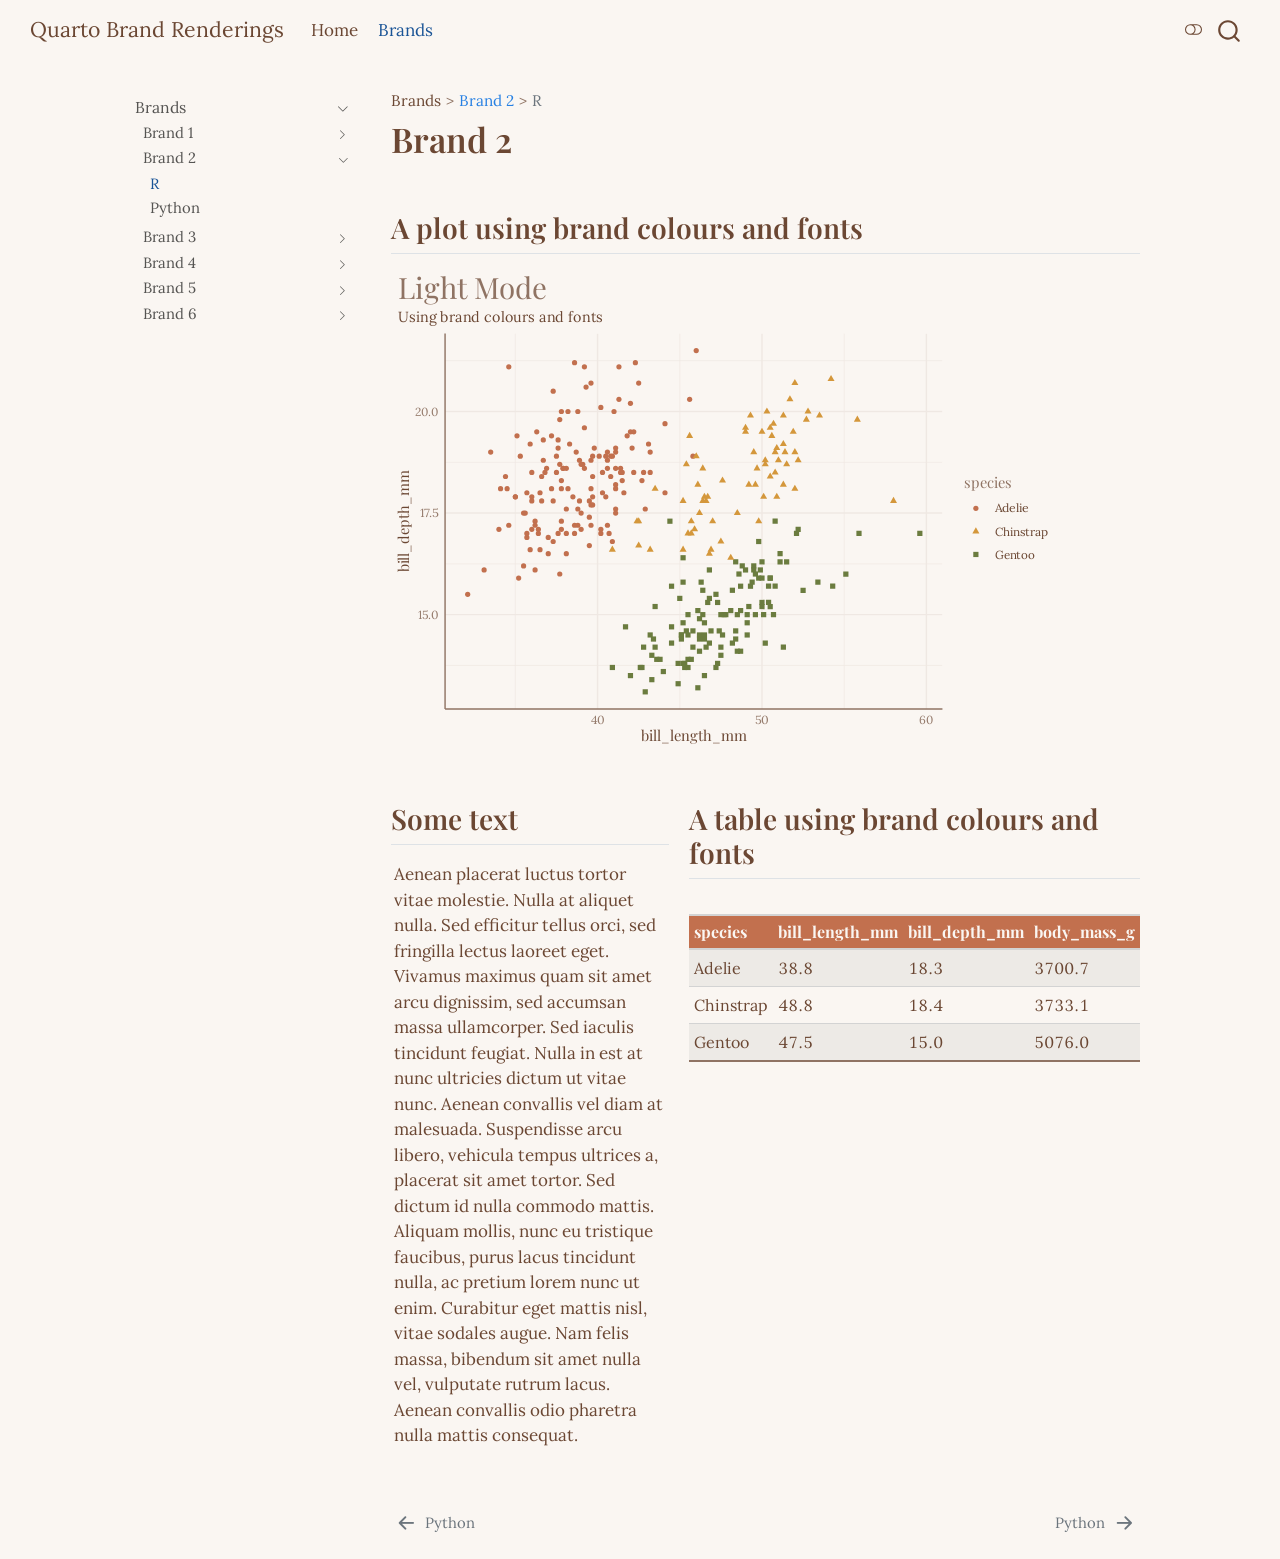
<file: docs/brands/brand-2/r.html>
<!DOCTYPE html>
<html xmlns="http://www.w3.org/1999/xhtml" lang="en" xml:lang="en"><head>

<meta charset="utf-8">
<meta name="generator" content="quarto-99.9.9">

<meta name="viewport" content="width=device-width, initial-scale=1.0, user-scalable=yes">


<title>Brand 2 – Quarto Brand Renderings</title>
<style>
/* Default styles provided by pandoc.
** See https://pandoc.org/MANUAL.html#variables-for-html for config info.
*/
code{white-space: pre-wrap;}
span.smallcaps{font-variant: small-caps;}
div.columns{display: flex; gap: min(4vw, 1.5em);}
div.column{flex: auto; overflow-x: auto;}
div.hanging-indent{margin-left: 1.5em; text-indent: -1.5em;}
ul.task-list{list-style: none;}
ul.task-list li input[type="checkbox"] {
  width: 0.8em;
  margin: 0 0.8em 0.2em -1em; /* quarto-specific, see https://github.com/quarto-dev/quarto-cli/issues/4556 */ 
  vertical-align: middle;
}
</style>


<script src="../../site_libs/quarto-nav/quarto-nav.js"></script>
<script src="../../site_libs/quarto-nav/headroom.min.js"></script>
<script src="../../site_libs/clipboard/clipboard.min.js"></script>
<script src="../../site_libs/quarto-search/autocomplete.umd.js"></script>
<script src="../../site_libs/quarto-search/fuse.min.js"></script>
<script src="../../site_libs/quarto-search/quarto-search.js"></script>
<meta name="quarto:offset" content="../../">
<link href="../../brands/brand-2/python.html" rel="next">
<link href="../../brands/brand-1/python.html" rel="prev">
<script src="../../site_libs/quarto-html/quarto.js" type="module"></script>
<script src="../../site_libs/quarto-html/tabsets/tabsets.js" type="module"></script>
<script src="../../site_libs/quarto-html/popper.min.js"></script>
<script src="../../site_libs/quarto-html/tippy.umd.min.js"></script>
<script src="../../site_libs/quarto-html/anchor.min.js"></script>
<link href="../../site_libs/quarto-html/tippy.css" rel="stylesheet">
<link href="../../site_libs/quarto-html/quarto-syntax-highlighting-93eff4664a0ea865752b1340ba274aef.css" rel="stylesheet" class="quarto-color-scheme" id="quarto-text-highlighting-styles">
<link href="../../site_libs/quarto-html/quarto-syntax-highlighting-dark-93eff4664a0ea865752b1340ba274aef.css" rel="stylesheet" class="quarto-color-scheme quarto-color-alternate" id="quarto-text-highlighting-styles">
<link href="../../site_libs/quarto-html/quarto-syntax-highlighting-93eff4664a0ea865752b1340ba274aef.css" rel="stylesheet" class="quarto-color-scheme-extra" id="quarto-text-highlighting-styles">
<script src="../../site_libs/bootstrap/bootstrap.min.js"></script>
<link href="../../site_libs/bootstrap/bootstrap-icons.css" rel="stylesheet">
<link href="../../site_libs/bootstrap/bootstrap-eb47ac6988e08628423696c94fc598e9.min.css" rel="stylesheet" append-hash="true" class="quarto-color-scheme" id="quarto-bootstrap" data-mode="light">
<link href="../../site_libs/bootstrap/bootstrap-dark-c046b39d452e911205f555337d3f3237.min.css" rel="stylesheet" append-hash="true" class="quarto-color-scheme quarto-color-alternate" id="quarto-bootstrap" data-mode="dark">
<link href="../../site_libs/bootstrap/bootstrap-eb47ac6988e08628423696c94fc598e9.min.css" rel="stylesheet" append-hash="true" class="quarto-color-scheme-extra" id="quarto-bootstrap" data-mode="light">
<script id="quarto-search-options" type="application/json">{
  "location": "navbar",
  "copy-button": false,
  "collapse-after": 3,
  "panel-placement": "end",
  "type": "overlay",
  "limit": 50,
  "keyboard-shortcut": [
    "f",
    "/",
    "s"
  ],
  "show-item-context": false,
  "language": {
    "search-no-results-text": "No results",
    "search-matching-documents-text": "matching documents",
    "search-copy-link-title": "Copy link to search",
    "search-hide-matches-text": "Hide additional matches",
    "search-more-match-text": "more match in this document",
    "search-more-matches-text": "more matches in this document",
    "search-clear-button-title": "Clear",
    "search-text-placeholder": "",
    "search-detached-cancel-button-title": "Cancel",
    "search-submit-button-title": "Submit",
    "search-label": "Search"
  }
}</script>


</head>

<body class="nav-sidebar floating nav-fixed fullcontent quarto-light"><script id="quarto-html-before-body" type="application/javascript">
    const toggleBodyColorMode = (bsSheetEl) => {
      const mode = bsSheetEl.getAttribute("data-mode");
      const bodyEl = window.document.querySelector("body");
      if (mode === "dark") {
        bodyEl.classList.add("quarto-dark");
        bodyEl.classList.remove("quarto-light");
      } else {
        bodyEl.classList.add("quarto-light");
        bodyEl.classList.remove("quarto-dark");
      }
    }
    const toggleBodyColorPrimary = () => {
      const bsSheetEl = window.document.querySelector("link#quarto-bootstrap:not([rel=disabled-stylesheet])");
      if (bsSheetEl) {
        toggleBodyColorMode(bsSheetEl);
      }
    }
    const setColorSchemeToggle = (alternate) => {
      const toggles = window.document.querySelectorAll('.quarto-color-scheme-toggle');
      for (let i=0; i < toggles.length; i++) {
        const toggle = toggles[i];
        if (toggle) {
          if (alternate) {
            toggle.classList.add("alternate");
          } else {
            toggle.classList.remove("alternate");
          }
        }
      }
    };
    const toggleColorMode = (alternate) => {
      // Switch the stylesheets
      const primaryStylesheets = window.document.querySelectorAll('link.quarto-color-scheme:not(.quarto-color-alternate)');
      const alternateStylesheets = window.document.querySelectorAll('link.quarto-color-scheme.quarto-color-alternate');
      manageTransitions('#quarto-margin-sidebar .nav-link', false);
      if (alternate) {
        // note: dark is layered on light, we don't disable primary!
        enableStylesheet(alternateStylesheets);
        for (const sheetNode of alternateStylesheets) {
          if (sheetNode.id === "quarto-bootstrap") {
            toggleBodyColorMode(sheetNode);
          }
        }
      } else {
        disableStylesheet(alternateStylesheets);
        enableStylesheet(primaryStylesheets)
        toggleBodyColorPrimary();
      }
      manageTransitions('#quarto-margin-sidebar .nav-link', true);
      // Switch the toggles
      setColorSchemeToggle(alternate)
      // Hack to workaround the fact that safari doesn't
      // properly recolor the scrollbar when toggling (#1455)
      if (navigator.userAgent.indexOf('Safari') > 0 && navigator.userAgent.indexOf('Chrome') == -1) {
        manageTransitions("body", false);
        window.scrollTo(0, 1);
        setTimeout(() => {
          window.scrollTo(0, 0);
          manageTransitions("body", true);
        }, 40);
      }
    }
    const disableStylesheet = (stylesheets) => {
      for (let i=0; i < stylesheets.length; i++) {
        const stylesheet = stylesheets[i];
        stylesheet.rel = 'disabled-stylesheet';
      }
    }
    const enableStylesheet = (stylesheets) => {
      for (let i=0; i < stylesheets.length; i++) {
        const stylesheet = stylesheets[i];
        if(stylesheet.rel !== 'stylesheet') { // for Chrome, which will still FOUC without this check
          stylesheet.rel = 'stylesheet';
        }
      }
    }
    const manageTransitions = (selector, allowTransitions) => {
      const els = window.document.querySelectorAll(selector);
      for (let i=0; i < els.length; i++) {
        const el = els[i];
        if (allowTransitions) {
          el.classList.remove('notransition');
        } else {
          el.classList.add('notransition');
        }
      }
    }
    const isFileUrl = () => {
      return window.location.protocol === 'file:';
    }
    const hasAlternateSentinel = () => {
      let styleSentinel = getColorSchemeSentinel();
      if (styleSentinel !== null) {
        return styleSentinel === "alternate";
      } else {
        return false;
      }
    }
    const setStyleSentinel = (alternate) => {
      const value = alternate ? "alternate" : "default";
      if (!isFileUrl()) {
        window.localStorage.setItem("quarto-color-scheme", value);
      } else {
        localAlternateSentinel = value;
      }
    }
    const getColorSchemeSentinel = () => {
      if (!isFileUrl()) {
        const storageValue = window.localStorage.getItem("quarto-color-scheme");
        return storageValue != null ? storageValue : localAlternateSentinel;
      } else {
        return localAlternateSentinel;
      }
    }
    const toggleGiscusIfUsed = (isAlternate, darkModeDefault) => {
      const baseTheme = document.querySelector('#giscus-base-theme')?.value ?? 'light';
      const alternateTheme = document.querySelector('#giscus-alt-theme')?.value ?? 'dark';
      let newTheme = '';
      if(authorPrefersDark) {
        newTheme = isAlternate ? baseTheme : alternateTheme;
      } else {
        newTheme = isAlternate ? alternateTheme : baseTheme;
      }
      const changeGiscusTheme = () => {
        // From: https://github.com/giscus/giscus/issues/336
        const sendMessage = (message) => {
          const iframe = document.querySelector('iframe.giscus-frame');
          if (!iframe) return;
          iframe.contentWindow.postMessage({ giscus: message }, 'https://giscus.app');
        }
        sendMessage({
          setConfig: {
            theme: newTheme
          }
        });
      }
      const isGiscussLoaded = window.document.querySelector('iframe.giscus-frame') !== null;
      if (isGiscussLoaded) {
        changeGiscusTheme();
      }
    };
    const authorPrefersDark = false;
    const darkModeDefault = authorPrefersDark;
      document.querySelector('link#quarto-text-highlighting-styles.quarto-color-scheme-extra').rel = 'disabled-stylesheet';
      document.querySelector('link#quarto-bootstrap.quarto-color-scheme-extra').rel = 'disabled-stylesheet';
    let localAlternateSentinel = darkModeDefault ? 'alternate' : 'default';
    // Dark / light mode switch
    window.quartoToggleColorScheme = () => {
      // Read the current dark / light value
      let toAlternate = !hasAlternateSentinel();
      toggleColorMode(toAlternate);
      setStyleSentinel(toAlternate);
      toggleGiscusIfUsed(toAlternate, darkModeDefault);
      window.dispatchEvent(new Event('resize'));
    };
    // Switch to dark mode if need be
    if (hasAlternateSentinel()) {
      toggleColorMode(true);
    } else {
      toggleColorMode(false);
    }
  </script>

<div id="quarto-search-results"></div>
  <header id="quarto-header" class="headroom fixed-top">
    <nav class="navbar navbar-expand-lg " data-bs-theme="dark">
      <div class="navbar-container container-fluid">
      <div class="navbar-brand-container mx-auto">
    <a class="navbar-brand" href="../../index.html">
    <span class="navbar-title">Quarto Brand Renderings</span>
    </a>
  </div>
            <div id="quarto-search" class="" title="Search"></div>
          <button class="navbar-toggler" type="button" data-bs-toggle="collapse" data-bs-target="#navbarCollapse" aria-controls="navbarCollapse" role="menu" aria-expanded="false" aria-label="Toggle navigation" onclick="if (window.quartoToggleHeadroom) { window.quartoToggleHeadroom(); }">
  <span class="navbar-toggler-icon"></span>
</button>
          <div class="collapse navbar-collapse" id="navbarCollapse">
            <ul class="navbar-nav navbar-nav-scroll me-auto">
  <li class="nav-item">
    <a class="nav-link" href="../../index.html"> 
<span class="menu-text">Home</span></a>
  </li>  
  <li class="nav-item">
    <a class="nav-link active" href="../../brands/brand-1/r.html" aria-current="page"> 
<span class="menu-text">Brands</span></a>
  </li>  
</ul>
          </div> <!-- /navcollapse -->
            <div class="quarto-navbar-tools">
  <a href="" class="quarto-color-scheme-toggle quarto-navigation-tool  px-1" onclick="window.quartoToggleColorScheme(); return false;" title="Toggle dark mode"><i class="bi"></i></a>
</div>
      </div> <!-- /container-fluid -->
    </nav>
  <nav class="quarto-secondary-nav">
    <div class="container-fluid d-flex">
      <button type="button" class="quarto-btn-toggle btn" data-bs-toggle="collapse" role="button" data-bs-target=".quarto-sidebar-collapse-item" aria-controls="quarto-sidebar" aria-expanded="false" aria-label="Toggle sidebar navigation" onclick="if (window.quartoToggleHeadroom) { window.quartoToggleHeadroom(); }">
        <i class="bi bi-layout-text-sidebar-reverse"></i>
      </button>
        <nav class="quarto-page-breadcrumbs" aria-label="breadcrumb"><ol class="breadcrumb"><li class="breadcrumb-item">Brands</li><li class="breadcrumb-item"><a href="../../brands/brand-2/r.html">Brand 2</a></li><li class="breadcrumb-item"><a href="../../brands/brand-2/r.html">R</a></li></ol></nav>
        <a class="flex-grow-1" role="navigation" data-bs-toggle="collapse" data-bs-target=".quarto-sidebar-collapse-item" aria-controls="quarto-sidebar" aria-expanded="false" aria-label="Toggle sidebar navigation" onclick="if (window.quartoToggleHeadroom) { window.quartoToggleHeadroom(); }">      
        </a>
    </div>
  </nav>
</header>
<!-- content -->
<div id="quarto-content" class="quarto-container page-columns page-rows-contents page-layout-article page-navbar">
<!-- sidebar -->
  <nav id="quarto-sidebar" class="sidebar collapse collapse-horizontal quarto-sidebar-collapse-item sidebar-navigation floating overflow-auto">
    <div class="sidebar-menu-container"> 
    <ul class="list-unstyled mt-1">
        <li class="sidebar-item sidebar-item-section">
      <div class="sidebar-item-container"> 
            <a class="sidebar-item-text sidebar-link text-start" data-bs-toggle="collapse" data-bs-target="#quarto-sidebar-section-1" role="navigation" aria-expanded="true">
 <span class="menu-text">Brands</span></a>
          <a class="sidebar-item-toggle text-start" data-bs-toggle="collapse" data-bs-target="#quarto-sidebar-section-1" role="navigation" aria-expanded="true" aria-label="Toggle section">
            <i class="bi bi-chevron-right ms-2"></i>
          </a> 
      </div>
      <ul id="quarto-sidebar-section-1" class="collapse list-unstyled sidebar-section depth1 show">  
          <li class="sidebar-item sidebar-item-section">
      <div class="sidebar-item-container"> 
            <a class="sidebar-item-text sidebar-link text-start collapsed" data-bs-toggle="collapse" data-bs-target="#quarto-sidebar-section-2" role="navigation" aria-expanded="false">
 <span class="menu-text">Brand 1</span></a>
          <a class="sidebar-item-toggle text-start collapsed" data-bs-toggle="collapse" data-bs-target="#quarto-sidebar-section-2" role="navigation" aria-expanded="false" aria-label="Toggle section">
            <i class="bi bi-chevron-right ms-2"></i>
          </a> 
      </div>
      <ul id="quarto-sidebar-section-2" class="collapse list-unstyled sidebar-section depth2 ">  
          <li class="sidebar-item">
  <div class="sidebar-item-container"> 
  <a href="../../brands/brand-1/r.html" class="sidebar-item-text sidebar-link">
 <span class="menu-text">R</span></a>
  </div>
</li>
          <li class="sidebar-item">
  <div class="sidebar-item-container"> 
  <a href="../../brands/brand-1/python.html" class="sidebar-item-text sidebar-link">
 <span class="menu-text">Python</span></a>
  </div>
</li>
      </ul>
  </li>
          <li class="sidebar-item sidebar-item-section">
      <div class="sidebar-item-container"> 
            <a class="sidebar-item-text sidebar-link text-start" data-bs-toggle="collapse" data-bs-target="#quarto-sidebar-section-3" role="navigation" aria-expanded="true">
 <span class="menu-text">Brand 2</span></a>
          <a class="sidebar-item-toggle text-start" data-bs-toggle="collapse" data-bs-target="#quarto-sidebar-section-3" role="navigation" aria-expanded="true" aria-label="Toggle section">
            <i class="bi bi-chevron-right ms-2"></i>
          </a> 
      </div>
      <ul id="quarto-sidebar-section-3" class="collapse list-unstyled sidebar-section depth2 show">  
          <li class="sidebar-item">
  <div class="sidebar-item-container"> 
  <a href="../../brands/brand-2/r.html" class="sidebar-item-text sidebar-link active">
 <span class="menu-text">R</span></a>
  </div>
</li>
          <li class="sidebar-item">
  <div class="sidebar-item-container"> 
  <a href="../../brands/brand-2/python.html" class="sidebar-item-text sidebar-link">
 <span class="menu-text">Python</span></a>
  </div>
</li>
      </ul>
  </li>
          <li class="sidebar-item sidebar-item-section">
      <div class="sidebar-item-container"> 
            <a class="sidebar-item-text sidebar-link text-start collapsed" data-bs-toggle="collapse" data-bs-target="#quarto-sidebar-section-4" role="navigation" aria-expanded="false">
 <span class="menu-text">Brand 3</span></a>
          <a class="sidebar-item-toggle text-start collapsed" data-bs-toggle="collapse" data-bs-target="#quarto-sidebar-section-4" role="navigation" aria-expanded="false" aria-label="Toggle section">
            <i class="bi bi-chevron-right ms-2"></i>
          </a> 
      </div>
      <ul id="quarto-sidebar-section-4" class="collapse list-unstyled sidebar-section depth2 ">  
          <li class="sidebar-item">
  <div class="sidebar-item-container"> 
  <a href="../../brands/brand-3/r.html" class="sidebar-item-text sidebar-link">
 <span class="menu-text">R</span></a>
  </div>
</li>
          <li class="sidebar-item">
  <div class="sidebar-item-container"> 
  <a href="../../brands/brand-3/python.html" class="sidebar-item-text sidebar-link">
 <span class="menu-text">Python</span></a>
  </div>
</li>
      </ul>
  </li>
          <li class="sidebar-item sidebar-item-section">
      <div class="sidebar-item-container"> 
            <a class="sidebar-item-text sidebar-link text-start collapsed" data-bs-toggle="collapse" data-bs-target="#quarto-sidebar-section-5" role="navigation" aria-expanded="false">
 <span class="menu-text">Brand 4</span></a>
          <a class="sidebar-item-toggle text-start collapsed" data-bs-toggle="collapse" data-bs-target="#quarto-sidebar-section-5" role="navigation" aria-expanded="false" aria-label="Toggle section">
            <i class="bi bi-chevron-right ms-2"></i>
          </a> 
      </div>
      <ul id="quarto-sidebar-section-5" class="collapse list-unstyled sidebar-section depth2 ">  
          <li class="sidebar-item">
  <div class="sidebar-item-container"> 
  <a href="../../brands/brand-4/r.html" class="sidebar-item-text sidebar-link">
 <span class="menu-text">R</span></a>
  </div>
</li>
          <li class="sidebar-item">
  <div class="sidebar-item-container"> 
  <a href="../../brands/brand-4/python.html" class="sidebar-item-text sidebar-link">
 <span class="menu-text">Python</span></a>
  </div>
</li>
      </ul>
  </li>
          <li class="sidebar-item sidebar-item-section">
      <div class="sidebar-item-container"> 
            <a class="sidebar-item-text sidebar-link text-start collapsed" data-bs-toggle="collapse" data-bs-target="#quarto-sidebar-section-6" role="navigation" aria-expanded="false">
 <span class="menu-text">Brand 5</span></a>
          <a class="sidebar-item-toggle text-start collapsed" data-bs-toggle="collapse" data-bs-target="#quarto-sidebar-section-6" role="navigation" aria-expanded="false" aria-label="Toggle section">
            <i class="bi bi-chevron-right ms-2"></i>
          </a> 
      </div>
      <ul id="quarto-sidebar-section-6" class="collapse list-unstyled sidebar-section depth2 ">  
          <li class="sidebar-item">
  <div class="sidebar-item-container"> 
  <a href="../../brands/brand-5/r.html" class="sidebar-item-text sidebar-link">
 <span class="menu-text">R</span></a>
  </div>
</li>
          <li class="sidebar-item">
  <div class="sidebar-item-container"> 
  <a href="../../brands/brand-5/python.html" class="sidebar-item-text sidebar-link">
 <span class="menu-text">Python</span></a>
  </div>
</li>
      </ul>
  </li>
          <li class="sidebar-item sidebar-item-section">
      <div class="sidebar-item-container"> 
            <a class="sidebar-item-text sidebar-link text-start collapsed" data-bs-toggle="collapse" data-bs-target="#quarto-sidebar-section-7" role="navigation" aria-expanded="false">
 <span class="menu-text">Brand 6</span></a>
          <a class="sidebar-item-toggle text-start collapsed" data-bs-toggle="collapse" data-bs-target="#quarto-sidebar-section-7" role="navigation" aria-expanded="false" aria-label="Toggle section">
            <i class="bi bi-chevron-right ms-2"></i>
          </a> 
      </div>
      <ul id="quarto-sidebar-section-7" class="collapse list-unstyled sidebar-section depth2 ">  
          <li class="sidebar-item">
  <div class="sidebar-item-container"> 
  <a href="../../brands/brand-6/r.html" class="sidebar-item-text sidebar-link">
 <span class="menu-text">R</span></a>
  </div>
</li>
          <li class="sidebar-item">
  <div class="sidebar-item-container"> 
  <a href="../../brands/brand-6/python.html" class="sidebar-item-text sidebar-link">
 <span class="menu-text">Python</span></a>
  </div>
</li>
      </ul>
  </li>
      </ul>
  </li>
    </ul>
    </div>
</nav>
<div id="quarto-sidebar-glass" class="quarto-sidebar-collapse-item" data-bs-toggle="collapse" data-bs-target=".quarto-sidebar-collapse-item"></div>
<!-- margin-sidebar -->
    
<!-- main -->
<main class="content" id="quarto-document-content">


<header id="title-block-header" class="quarto-title-block default"><nav class="quarto-page-breadcrumbs quarto-title-breadcrumbs d-none d-lg-block" aria-label="breadcrumb"><ol class="breadcrumb"><li class="breadcrumb-item">Brands</li><li class="breadcrumb-item"><a href="../../brands/brand-2/r.html">Brand 2</a></li><li class="breadcrumb-item"><a href="../../brands/brand-2/r.html">R</a></li></ol></nav>
<div class="quarto-title">
<h1 class="title">Brand 2</h1>
</div>



<div class="quarto-title-meta">

    
  
    
  </div>
  


</header>


<div class="quarto-layout-panel" data-layout="[[1], [1, 1]]">
<div class="quarto-layout-row">
<section id="a-plot-using-brand-colours-and-fonts" class="level2 quarto-layout-cell" style="flex-basis: 100.0%;justify-content: flex-start;">
<h2 class="anchored" data-anchor-id="a-plot-using-brand-colours-and-fonts">A plot using brand colours and fonts</h2>
<div class="cell" data-renderings="[&quot;light&quot;,&quot;dark&quot;]">
<div class="cell-output-display light-content">
<p><svg xmlns="http://www.w3.org/2000/svg" xlink="http://www.w3.org/1999/xlink" width="504.00pt" height="360.00pt" viewbox="0 0 504.00 360.00">
<g class="svglite">
<defs>
  <style type="text/css">
    @import url('https://fonts.bunny.net/css2?family=Playfair+Display&display=swap');
    @import url('https://fonts.bunny.net/css2?family=Lora&display=swap');
    @import url('https://fonts.bunny.net/css2?family=Fira+Code&display=swap');
    .svglite line, .svglite polyline, .svglite polygon, .svglite path, .svglite rect, .svglite circle {
      fill: none;
      stroke: #000000;
      stroke-linecap: round;
      stroke-linejoin: round;
      stroke-miterlimit: 10.00;
    }
    .svglite text {
      white-space: pre;
    }
    .svglite g.glyphgroup path {
      fill: inherit;
      stroke: none;
    }
  </style>
</defs>
<rect width="100%" height="100%" style="stroke: none; fill: #FFFFFF;"></rect>
<defs>
  <clippath id="cpMC4wMHw1MDQuMDB8MC4wMHwzNjAuMDA=">
    <rect x="0.00" y="0.00" width="504.00" height="360.00"></rect>
  </clippath>
</defs>
<g clip-path="url(#cpMC4wMHw1MDQuMDB8MC4wMHwzNjAuMDA=)">
<rect x="0.000000000000064" y="0.00" width="504.00" height="360.00" style="stroke-width: 1.07; stroke: none; fill: #FAF6F2;"></rect>
</g>
<defs>
  <clippath id="cpNDAuNTV8NDEzLjU4fDQ2Ljg1fDMyOC40NA==">
    <rect x="40.55" y="46.85" width="373.02" height="281.59"></rect>
  </clippath>
</defs>
<g clip-path="url(#cpNDAuNTV8NDEzLjU4fDQ2Ljg1fDMyOC40NA==)">
<polyline points="40.55,295.83 413.58,295.83 " style="stroke-width: 0.53; stroke: #EFE8E3; stroke-linecap: butt;"></polyline>
<polyline points="40.55,219.64 413.58,219.64 " style="stroke-width: 0.53; stroke: #EFE8E3; stroke-linecap: butt;"></polyline>
<polyline points="40.55,143.46 413.58,143.46 " style="stroke-width: 0.53; stroke: #EFE8E3; stroke-linecap: butt;"></polyline>
<polyline points="40.55,67.27 413.58,67.27 " style="stroke-width: 0.53; stroke: #EFE8E3; stroke-linecap: butt;"></polyline>
<polyline points="93.27,328.44 93.27,46.85 " style="stroke-width: 0.53; stroke: #EFE8E3; stroke-linecap: butt;"></polyline>
<polyline points="216.58,328.44 216.58,46.85 " style="stroke-width: 0.53; stroke: #EFE8E3; stroke-linecap: butt;"></polyline>
<polyline points="339.90,328.44 339.90,46.85 " style="stroke-width: 0.53; stroke: #EFE8E3; stroke-linecap: butt;"></polyline>
<polyline points="40.55,257.74 413.58,257.74 " style="stroke-width: 1.07; stroke: #EFE8E3; stroke-linecap: butt;"></polyline>
<polyline points="40.55,181.55 413.58,181.55 " style="stroke-width: 1.07; stroke: #EFE8E3; stroke-linecap: butt;"></polyline>
<polyline points="40.55,105.36 413.58,105.36 " style="stroke-width: 1.07; stroke: #EFE8E3; stroke-linecap: butt;"></polyline>
<polyline points="154.93,328.44 154.93,46.85 " style="stroke-width: 1.07; stroke: #EFE8E3; stroke-linecap: butt;"></polyline>
<polyline points="278.24,328.44 278.24,46.85 " style="stroke-width: 1.07; stroke: #EFE8E3; stroke-linecap: butt;"></polyline>
<polyline points="401.55,328.44 401.55,46.85 " style="stroke-width: 1.07; stroke: #EFE8E3; stroke-linecap: butt;"></polyline>
<circle cx="143.83" cy="144.98" r="1.95" style="stroke-width: 0.71; stroke: none; fill: #C2704E;"></circle>
<circle cx="148.76" cy="184.60" r="1.95" style="stroke-width: 0.71; stroke: none; fill: #C2704E;"></circle>
<circle cx="158.63" cy="166.31" r="1.95" style="stroke-width: 0.71; stroke: none; fill: #C2704E;"></circle>
<circle cx="114.23" cy="126.70" r="1.95" style="stroke-width: 0.71; stroke: none; fill: #C2704E;"></circle>
<circle cx="146.30" cy="87.08" r="1.95" style="stroke-width: 0.71; stroke: none; fill: #C2704E;"></circle>
<circle cx="141.36" cy="172.41" r="1.95" style="stroke-width: 0.71; stroke: none; fill: #C2704E;"></circle>
<circle cx="145.06" cy="117.55" r="1.95" style="stroke-width: 0.71; stroke: none; fill: #C2704E;"></circle>
<circle cx="82.17" cy="163.27" r="1.95" style="stroke-width: 0.71; stroke: none; fill: #C2704E;"></circle>
<circle cx="179.59" cy="99.27" r="1.95" style="stroke-width: 0.71; stroke: none; fill: #C2704E;"></circle>
<circle cx="127.80" cy="193.74" r="1.95" style="stroke-width: 0.71; stroke: none; fill: #C2704E;"></circle>
<circle cx="127.80" cy="187.65" r="1.95" style="stroke-width: 0.71; stroke: none; fill: #C2704E;"></circle>
<circle cx="168.49" cy="178.50" r="1.95" style="stroke-width: 0.71; stroke: none; fill: #C2704E;"></circle>
<circle cx="137.66" cy="68.79" r="1.95" style="stroke-width: 0.71; stroke: none; fill: #C2704E;"></circle>
<circle cx="88.34" cy="71.84" r="1.95" style="stroke-width: 0.71; stroke: none; fill: #C2704E;"></circle>
<circle cx="113.00" cy="172.41" r="1.95" style="stroke-width: 0.71; stroke: none; fill: #C2704E;"></circle>
<circle cx="138.90" cy="135.84" r="1.95" style="stroke-width: 0.71; stroke: none; fill: #C2704E;"></circle>
<circle cx="185.76" cy="84.03" r="1.95" style="stroke-width: 0.71; stroke: none; fill: #C2704E;"></circle>
<circle cx="85.87" cy="154.12" r="1.95" style="stroke-width: 0.71; stroke: none; fill: #C2704E;"></circle>
<circle cx="228.92" cy="59.65" r="1.95" style="stroke-width: 0.71; stroke: none; fill: #C2704E;"></circle>
<circle cx="127.80" cy="157.17" r="1.95" style="stroke-width: 0.71; stroke: none; fill: #C2704E;"></circle>
<circle cx="126.57" cy="144.98" r="1.95" style="stroke-width: 0.71; stroke: none; fill: #C2704E;"></circle>
<circle cx="104.37" cy="129.74" r="1.95" style="stroke-width: 0.71; stroke: none; fill: #C2704E;"></circle>
<circle cx="132.73" cy="163.27" r="1.95" style="stroke-width: 0.71; stroke: none; fill: #C2704E;"></circle>
<circle cx="140.13" cy="190.69" r="1.95" style="stroke-width: 0.71; stroke: none; fill: #C2704E;"></circle>
<circle cx="96.97" cy="138.89" r="1.95" style="stroke-width: 0.71; stroke: none; fill: #C2704E;"></circle>
<circle cx="162.33" cy="148.03" r="1.95" style="stroke-width: 0.71; stroke: none; fill: #C2704E;"></circle>
<circle cx="161.09" cy="169.36" r="1.95" style="stroke-width: 0.71; stroke: none; fill: #C2704E;"></circle>
<circle cx="129.03" cy="148.03" r="1.95" style="stroke-width: 0.71; stroke: none; fill: #C2704E;"></circle>
<circle cx="161.09" cy="138.89" r="1.95" style="stroke-width: 0.71; stroke: none; fill: #C2704E;"></circle>
<circle cx="148.76" cy="205.93" r="1.95" style="stroke-width: 0.71; stroke: none; fill: #C2704E;"></circle>
<circle cx="120.40" cy="163.27" r="1.95" style="stroke-width: 0.71; stroke: none; fill: #C2704E;"></circle>
<circle cx="148.76" cy="172.41" r="1.95" style="stroke-width: 0.71; stroke: none; fill: #C2704E;"></circle>
<circle cx="166.03" cy="138.89" r="1.95" style="stroke-width: 0.71; stroke: none; fill: #C2704E;"></circle>
<circle cx="110.53" cy="196.79" r="1.95" style="stroke-width: 0.71; stroke: none; fill: #C2704E;"></circle>
<circle cx="145.06" cy="71.84" r="1.95" style="stroke-width: 0.71; stroke: none; fill: #C2704E;"></circle>
<circle cx="140.13" cy="105.36" r="1.95" style="stroke-width: 0.71; stroke: none; fill: #C2704E;"></circle>
<circle cx="182.06" cy="151.08" r="1.95" style="stroke-width: 0.71; stroke: none; fill: #C2704E;"></circle>
<circle cx="125.33" cy="126.70" r="1.95" style="stroke-width: 0.71; stroke: none; fill: #C2704E;"></circle>
<circle cx="152.46" cy="132.79" r="1.95" style="stroke-width: 0.71; stroke: none; fill: #C2704E;"></circle>
<circle cx="111.77" cy="166.31" r="1.95" style="stroke-width: 0.71; stroke: none; fill: #C2704E;"></circle>
<circle cx="164.79" cy="154.12" r="1.95" style="stroke-width: 0.71; stroke: none; fill: #C2704E;"></circle>
<circle cx="105.60" cy="151.08" r="1.95" style="stroke-width: 0.71; stroke: none; fill: #C2704E;"></circle>
<circle cx="205.49" cy="114.51" r="1.95" style="stroke-width: 0.71; stroke: none; fill: #C2704E;"></circle>
<circle cx="117.93" cy="199.83" r="1.95" style="stroke-width: 0.71; stroke: none; fill: #C2704E;"></circle>
<circle cx="150.00" cy="141.93" r="1.95" style="stroke-width: 0.71; stroke: none; fill: #C2704E;"></circle>
<circle cx="168.49" cy="135.84" r="1.95" style="stroke-width: 0.71; stroke: none; fill: #C2704E;"></circle>
<circle cx="124.10" cy="138.89" r="1.95" style="stroke-width: 0.71; stroke: none; fill: #C2704E;"></circle>
<circle cx="105.60" cy="169.36" r="1.95" style="stroke-width: 0.71; stroke: none; fill: #C2704E;"></circle>
<circle cx="183.29" cy="68.79" r="1.95" style="stroke-width: 0.71; stroke: none; fill: #C2704E;"></circle>
<circle cx="150.00" cy="175.46" r="1.95" style="stroke-width: 0.71; stroke: none; fill: #C2704E;"></circle>
<circle cx="156.16" cy="138.89" r="1.95" style="stroke-width: 0.71; stroke: none; fill: #C2704E;"></circle>
<circle cx="93.27" cy="169.36" r="1.95" style="stroke-width: 0.71; stroke: none; fill: #C2704E;"></circle>
<circle cx="179.59" cy="120.60" r="1.95" style="stroke-width: 0.71; stroke: none; fill: #C2704E;"></circle>
<circle cx="87.11" cy="163.27" r="1.95" style="stroke-width: 0.71; stroke: none; fill: #C2704E;"></circle>
<circle cx="172.19" cy="148.03" r="1.95" style="stroke-width: 0.71; stroke: none; fill: #C2704E;"></circle>
<circle cx="142.60" cy="181.55" r="1.95" style="stroke-width: 0.71; stroke: none; fill: #C2704E;"></circle>
<circle cx="162.33" cy="141.93" r="1.95" style="stroke-width: 0.71; stroke: none; fill: #C2704E;"></circle>
<circle cx="111.77" cy="208.98" r="1.95" style="stroke-width: 0.71; stroke: none; fill: #C2704E;"></circle>
<circle cx="125.33" cy="132.79" r="1.95" style="stroke-width: 0.71; stroke: none; fill: #C2704E;"></circle>
<circle cx="101.90" cy="199.83" r="1.95" style="stroke-width: 0.71; stroke: none; fill: #C2704E;"></circle>
<circle cx="170.96" cy="71.84" r="1.95" style="stroke-width: 0.71; stroke: none; fill: #C2704E;"></circle>
<circle cx="125.33" cy="196.79" r="1.95" style="stroke-width: 0.71; stroke: none; fill: #C2704E;"></circle>
<circle cx="168.49" cy="160.22" r="1.95" style="stroke-width: 0.71; stroke: none; fill: #C2704E;"></circle>
<circle cx="110.53" cy="193.74" r="1.95" style="stroke-width: 0.71; stroke: none; fill: #C2704E;"></circle>
<circle cx="174.66" cy="166.31" r="1.95" style="stroke-width: 0.71; stroke: none; fill: #C2704E;"></circle>
<circle cx="99.44" cy="221.17" r="1.95" style="stroke-width: 0.71; stroke: none; fill: #C2704E;"></circle>
<circle cx="168.49" cy="132.79" r="1.95" style="stroke-width: 0.71; stroke: none; fill: #C2704E;"></circle>
<circle cx="104.37" cy="208.98" r="1.95" style="stroke-width: 0.71; stroke: none; fill: #C2704E;"></circle>
<circle cx="177.12" cy="123.65" r="1.95" style="stroke-width: 0.71; stroke: none; fill: #C2704E;"></circle>
<circle cx="74.77" cy="135.84" r="1.95" style="stroke-width: 0.71; stroke: none; fill: #C2704E;"></circle>
<circle cx="151.23" cy="154.12" r="1.95" style="stroke-width: 0.71; stroke: none; fill: #C2704E;"></circle>
<circle cx="150.00" cy="190.69" r="1.95" style="stroke-width: 0.71; stroke: none; fill: #C2704E;"></circle>
<circle cx="226.45" cy="138.89" r="1.95" style="stroke-width: 0.71; stroke: none; fill: #C2704E;"></circle>
<circle cx="99.44" cy="181.55" r="1.95" style="stroke-width: 0.71; stroke: none; fill: #C2704E;"></circle>
<circle cx="189.46" cy="151.08" r="1.95" style="stroke-width: 0.71; stroke: none; fill: #C2704E;"></circle>
<circle cx="166.03" cy="202.88" r="1.95" style="stroke-width: 0.71; stroke: none; fill: #C2704E;"></circle>
<circle cx="120.40" cy="123.65" r="1.95" style="stroke-width: 0.71; stroke: none; fill: #C2704E;"></circle>
<circle cx="108.07" cy="224.21" r="1.95" style="stroke-width: 0.71; stroke: none; fill: #C2704E;"></circle>
<circle cx="180.82" cy="132.79" r="1.95" style="stroke-width: 0.71; stroke: none; fill: #C2704E;"></circle>
<circle cx="88.34" cy="190.69" r="1.95" style="stroke-width: 0.71; stroke: none; fill: #C2704E;"></circle>
<circle cx="190.69" cy="178.50" r="1.95" style="stroke-width: 0.71; stroke: none; fill: #C2704E;"></circle>
<circle cx="114.23" cy="141.93" r="1.95" style="stroke-width: 0.71; stroke: none; fill: #C2704E;"></circle>
<circle cx="94.50" cy="123.65" r="1.95" style="stroke-width: 0.71; stroke: none; fill: #C2704E;"></circle>
<circle cx="121.63" cy="172.41" r="1.95" style="stroke-width: 0.71; stroke: none; fill: #C2704E;"></circle>
<circle cx="170.96" cy="96.22" r="1.95" style="stroke-width: 0.71; stroke: none; fill: #C2704E;"></circle>
<circle cx="109.30" cy="120.60" r="1.95" style="stroke-width: 0.71; stroke: none; fill: #C2704E;"></circle>
<circle cx="116.70" cy="148.03" r="1.95" style="stroke-width: 0.71; stroke: none; fill: #C2704E;"></circle>
<circle cx="133.96" cy="129.74" r="1.95" style="stroke-width: 0.71; stroke: none; fill: #C2704E;"></circle>
<circle cx="141.36" cy="141.93" r="1.95" style="stroke-width: 0.71; stroke: none; fill: #C2704E;"></circle>
<circle cx="101.90" cy="166.31" r="1.95" style="stroke-width: 0.71; stroke: none; fill: #C2704E;"></circle>
<circle cx="168.49" cy="163.27" r="1.95" style="stroke-width: 0.71; stroke: none; fill: #C2704E;"></circle>
<circle cx="80.94" cy="193.74" r="1.95" style="stroke-width: 0.71; stroke: none; fill: #C2704E;"></circle>
<circle cx="150.00" cy="163.27" r="1.95" style="stroke-width: 0.71; stroke: none; fill: #C2704E;"></circle>
<circle cx="108.07" cy="187.65" r="1.95" style="stroke-width: 0.71; stroke: none; fill: #C2704E;"></circle>
<circle cx="164.79" cy="138.89" r="1.95" style="stroke-width: 0.71; stroke: none; fill: #C2704E;"></circle>
<circle cx="131.50" cy="148.03" r="1.95" style="stroke-width: 0.71; stroke: none; fill: #C2704E;"></circle>
<circle cx="158.63" cy="151.08" r="1.95" style="stroke-width: 0.71; stroke: none; fill: #C2704E;"></circle>
<circle cx="69.84" cy="224.21" r="1.95" style="stroke-width: 0.71; stroke: none; fill: #C2704E;"></circle>
<circle cx="194.39" cy="151.08" r="1.95" style="stroke-width: 0.71; stroke: none; fill: #C2704E;"></circle>
<circle cx="93.27" cy="169.36" r="1.95" style="stroke-width: 0.71; stroke: none; fill: #C2704E;"></circle>
<circle cx="167.26" cy="105.36" r="1.95" style="stroke-width: 0.71; stroke: none; fill: #C2704E;"></circle>
<circle cx="126.57" cy="227.26" r="1.95" style="stroke-width: 0.71; stroke: none; fill: #C2704E;"></circle>
<circle cx="127.80" cy="105.36" r="1.95" style="stroke-width: 0.71; stroke: none; fill: #C2704E;"></circle>
<circle cx="129.03" cy="148.03" r="1.95" style="stroke-width: 0.71; stroke: none; fill: #C2704E;"></circle>
<circle cx="151.23" cy="138.89" r="1.95" style="stroke-width: 0.71; stroke: none; fill: #C2704E;"></circle>
<circle cx="137.66" cy="190.69" r="1.95" style="stroke-width: 0.71; stroke: none; fill: #C2704E;"></circle>
<circle cx="132.73" cy="105.36" r="1.95" style="stroke-width: 0.71; stroke: none; fill: #C2704E;"></circle>
<circle cx="131.50" cy="196.79" r="1.95" style="stroke-width: 0.71; stroke: none; fill: #C2704E;"></circle>
<circle cx="194.39" cy="135.84" r="1.95" style="stroke-width: 0.71; stroke: none; fill: #C2704E;"></circle>
<circle cx="131.50" cy="212.02" r="1.95" style="stroke-width: 0.71; stroke: none; fill: #C2704E;"></circle>
<circle cx="223.98" cy="96.22" r="1.95" style="stroke-width: 0.71; stroke: none; fill: #C2704E;"></circle>
<circle cx="151.23" cy="175.46" r="1.95" style="stroke-width: 0.71; stroke: none; fill: #C2704E;"></circle>
<circle cx="182.06" cy="120.60" r="1.95" style="stroke-width: 0.71; stroke: none; fill: #C2704E;"></circle>
<circle cx="150.00" cy="84.03" r="1.95" style="stroke-width: 0.71; stroke: none; fill: #C2704E;"></circle>
<circle cx="188.22" cy="157.17" r="1.95" style="stroke-width: 0.71; stroke: none; fill: #C2704E;"></circle>
<circle cx="137.66" cy="196.79" r="1.95" style="stroke-width: 0.71; stroke: none; fill: #C2704E;"></circle>
<circle cx="121.63" cy="90.13" r="1.95" style="stroke-width: 0.71; stroke: none; fill: #C2704E;"></circle>
<circle cx="101.90" cy="196.79" r="1.95" style="stroke-width: 0.71; stroke: none; fill: #C2704E;"></circle>
<circle cx="168.49" cy="148.03" r="1.95" style="stroke-width: 0.71; stroke: none; fill: #C2704E;"></circle>
<circle cx="108.07" cy="190.69" r="1.95" style="stroke-width: 0.71; stroke: none; fill: #C2704E;"></circle>
<circle cx="126.57" cy="111.46" r="1.95" style="stroke-width: 0.71; stroke: none; fill: #C2704E;"></circle>
<circle cx="157.39" cy="196.79" r="1.95" style="stroke-width: 0.71; stroke: none; fill: #C2704E;"></circle>
<circle cx="172.19" cy="151.08" r="1.95" style="stroke-width: 0.71; stroke: none; fill: #C2704E;"></circle>
<circle cx="95.74" cy="230.31" r="1.95" style="stroke-width: 0.71; stroke: none; fill: #C2704E;"></circle>
<circle cx="162.33" cy="135.84" r="1.95" style="stroke-width: 0.71; stroke: none; fill: #C2704E;"></circle>
<circle cx="140.13" cy="178.50" r="1.95" style="stroke-width: 0.71; stroke: none; fill: #C2704E;"></circle>
<circle cx="173.42" cy="157.17" r="1.95" style="stroke-width: 0.71; stroke: none; fill: #C2704E;"></circle>
<circle cx="142.60" cy="193.74" r="1.95" style="stroke-width: 0.71; stroke: none; fill: #C2704E;"></circle>
<circle cx="205.49" cy="166.31" r="1.95" style="stroke-width: 0.71; stroke: none; fill: #C2704E;"></circle>
<circle cx="136.43" cy="169.36" r="1.95" style="stroke-width: 0.71; stroke: none; fill: #C2704E;"></circle>
<circle cx="193.15" cy="129.74" r="1.95" style="stroke-width: 0.71; stroke: none; fill: #C2704E;"></circle>
<circle cx="115.47" cy="151.08" r="1.95" style="stroke-width: 0.71; stroke: none; fill: #C2704E;"></circle>
<circle cx="124.10" cy="151.08" r="1.95" style="stroke-width: 0.71; stroke: none; fill: #C2704E;"></circle>
<circle cx="131.50" cy="178.50" r="1.95" style="stroke-width: 0.71; stroke: none; fill: #C2704E;"></circle>
<circle cx="168.49" cy="181.55" r="1.95" style="stroke-width: 0.71; stroke: none; fill: #C2704E;"></circle>
<circle cx="100.67" cy="181.55" r="1.95" style="stroke-width: 0.71; stroke: none; fill: #C2704E;"></circle>
<circle cx="157.39" cy="102.32" r="1.95" style="stroke-width: 0.71; stroke: none; fill: #C2704E;"></circle>
<circle cx="117.93" cy="212.02" r="1.95" style="stroke-width: 0.71; stroke: none; fill: #C2704E;"></circle>
<circle cx="151.23" cy="169.36" r="1.95" style="stroke-width: 0.71; stroke: none; fill: #C2704E;"></circle>
<circle cx="157.39" cy="193.74" r="1.95" style="stroke-width: 0.71; stroke: none; fill: #C2704E;"></circle>
<circle cx="162.33" cy="190.69" r="1.95" style="stroke-width: 0.71; stroke: none; fill: #C2704E;"></circle>
<circle cx="57.51" cy="242.50" r="1.95" style="stroke-width: 0.71; stroke: none; fill: #C2704E;"></circle>
<circle cx="163.56" cy="196.79" r="1.95" style="stroke-width: 0.71; stroke: none; fill: #C2704E;"></circle>
<circle cx="121.63" cy="202.88" r="1.95" style="stroke-width: 0.71; stroke: none; fill: #C2704E;"></circle>
<circle cx="142.60" cy="144.98" r="1.95" style="stroke-width: 0.71; stroke: none; fill: #C2704E;"></circle>
<circle cx="145.06" cy="148.03" r="1.95" style="stroke-width: 0.71; stroke: none; fill: #C2704E;"></circle>
<circle cx="113.00" cy="154.12" r="1.95" style="stroke-width: 0.71; stroke: none; fill: #C2704E;"></circle>
<circle cx="105.60" cy="172.41" r="1.95" style="stroke-width: 0.71; stroke: none; fill: #C2704E;"></circle>
<circle cx="127.80" cy="163.27" r="1.95" style="stroke-width: 0.71; stroke: none; fill: #C2704E;"></circle>
<circle cx="105.60" cy="193.74" r="1.95" style="stroke-width: 0.71; stroke: none; fill: #C2704E;"></circle>
<circle cx="173.42" cy="151.08" r="1.95" style="stroke-width: 0.71; stroke: none; fill: #C2704E;"></circle>
<polygon points="228.19,314.55 232.10,314.55 232.10,310.64 228.19,310.64 " style="stroke-width: 0.71; stroke: none; fill: #6B7C3F;"></polygon>
<polygon points="276.29,220.07 280.20,220.07 280.20,216.17 276.29,216.17 " style="stroke-width: 0.71; stroke: none; fill: #6B7C3F;"></polygon>
<polygon points="260.26,287.12 264.17,287.12 264.17,283.21 260.26,283.21 " style="stroke-width: 0.71; stroke: none; fill: #6B7C3F;"></polygon>
<polygon points="276.29,253.60 280.20,253.60 280.20,249.69 276.29,249.69 " style="stroke-width: 0.71; stroke: none; fill: #6B7C3F;"></polygon>
<polygon points="246.69,274.93 250.60,274.93 250.60,271.02 246.69,271.02 " style="stroke-width: 0.71; stroke: none; fill: #6B7C3F;"></polygon>
<polygon points="233.13,305.40 237.04,305.40 237.04,301.49 233.13,301.49 " style="stroke-width: 0.71; stroke: none; fill: #6B7C3F;"></polygon>
<polygon points="219.56,271.88 223.47,271.88 223.47,267.97 219.56,267.97 " style="stroke-width: 0.71; stroke: none; fill: #6B7C3F;"></polygon>
<polygon points="235.59,250.55 239.50,250.55 239.50,246.64 235.59,246.64 " style="stroke-width: 0.71; stroke: none; fill: #6B7C3F;"></polygon>
<polygon points="193.67,308.45 197.58,308.45 197.58,304.54 193.67,304.54 " style="stroke-width: 0.71; stroke: none; fill: #6B7C3F;"></polygon>
<polygon points="236.83,247.50 240.74,247.50 240.74,243.59 236.83,243.59 " style="stroke-width: 0.71; stroke: none; fill: #6B7C3F;"></polygon>
<polygon points="164.07,299.31 167.98,299.31 167.98,295.40 164.07,295.40 " style="stroke-width: 0.71; stroke: none; fill: #6B7C3F;"></polygon>
<polygon points="263.95,226.17 267.86,226.17 267.86,222.26 263.95,222.26 " style="stroke-width: 0.71; stroke: none; fill: #6B7C3F;"></polygon>
<polygon points="220.80,299.31 224.70,299.31 224.70,295.40 220.80,295.40 " style="stroke-width: 0.71; stroke: none; fill: #6B7C3F;"></polygon>
<polygon points="256.56,271.88 260.47,271.88 260.47,267.97 256.56,267.97 " style="stroke-width: 0.71; stroke: none; fill: #6B7C3F;"></polygon>
<polygon points="224.49,271.88 228.40,271.88 228.40,267.97 224.49,267.97 " style="stroke-width: 0.71; stroke: none; fill: #6B7C3F;"></polygon>
<polygon points="267.65,238.36 271.56,238.36 271.56,234.45 267.65,234.45 " style="stroke-width: 0.71; stroke: none; fill: #6B7C3F;"></polygon>
<polygon points="177.64,305.40 181.55,305.40 181.55,301.49 177.64,301.49 " style="stroke-width: 0.71; stroke: none; fill: #6B7C3F;"></polygon>
<polygon points="266.42,253.60 270.33,253.60 270.33,249.69 266.42,249.69 " style="stroke-width: 0.71; stroke: none; fill: #6B7C3F;"></polygon>
<polygon points="229.43,274.93 233.34,274.93 233.34,271.02 229.43,271.02 " style="stroke-width: 0.71; stroke: none; fill: #6B7C3F;"></polygon>
<polygon points="260.26,256.64 264.17,256.64 264.17,252.73 260.26,252.73 " style="stroke-width: 0.71; stroke: none; fill: #6B7C3F;"></polygon>
<polygon points="278.75,281.02 282.66,281.02 282.66,277.11 278.75,277.11 " style="stroke-width: 0.71; stroke: none; fill: #6B7C3F;"></polygon>
<polygon points="215.86,274.93 219.77,274.93 219.77,271.02 215.86,271.02 " style="stroke-width: 0.71; stroke: none; fill: #6B7C3F;"></polygon>
<polygon points="233.13,274.93 237.04,274.93 237.04,271.02 233.13,271.02 " style="stroke-width: 0.71; stroke: none; fill: #6B7C3F;"></polygon>
<polygon points="230.66,235.31 234.57,235.31 234.57,231.40 230.66,231.40 " style="stroke-width: 0.71; stroke: none; fill: #6B7C3F;"></polygon>
<polygon points="188.73,317.59 192.64,317.59 192.64,313.68 188.73,313.68 " style="stroke-width: 0.71; stroke: none; fill: #6B7C3F;"></polygon>
<polygon points="228.19,256.64 232.10,256.64 232.10,252.73 228.19,252.73 " style="stroke-width: 0.71; stroke: none; fill: #6B7C3F;"></polygon>
<polygon points="208.46,281.02 212.37,281.02 212.37,277.11 208.46,277.11 " style="stroke-width: 0.71; stroke: none; fill: #6B7C3F;"></polygon>
<polygon points="249.16,259.69 253.07,259.69 253.07,255.78 249.16,255.78 " style="stroke-width: 0.71; stroke: none; fill: #6B7C3F;"></polygon>
<polygon points="254.09,281.02 258.00,281.02 258.00,277.11 254.09,277.11 " style="stroke-width: 0.71; stroke: none; fill: #6B7C3F;"></polygon>
<polygon points="276.29,250.55 280.20,250.55 280.20,246.64 276.29,246.64 " style="stroke-width: 0.71; stroke: none; fill: #6B7C3F;"></polygon>
<polygon points="242.99,250.55 246.90,250.55 246.90,246.64 242.99,246.64 " style="stroke-width: 0.71; stroke: none; fill: #6B7C3F;"></polygon>
<polygon points="187.50,284.07 191.41,284.07 191.41,280.16 187.50,280.16 " style="stroke-width: 0.71; stroke: none; fill: #6B7C3F;"></polygon>
<polygon points="215.86,274.93 219.77,274.93 219.77,271.02 215.86,271.02 " style="stroke-width: 0.71; stroke: none; fill: #6B7C3F;"></polygon>
<polygon points="394.67,198.74 398.58,198.74 398.58,194.83 394.67,194.83 " style="stroke-width: 0.71; stroke: none; fill: #6B7C3F;"></polygon>
<polygon points="265.19,265.79 269.10,265.79 269.10,261.88 265.19,261.88 " style="stroke-width: 0.71; stroke: none; fill: #6B7C3F;"></polygon>
<polygon points="256.56,220.07 260.47,220.07 260.47,216.17 256.56,216.17 " style="stroke-width: 0.71; stroke: none; fill: #6B7C3F;"></polygon>
<polygon points="185.03,299.31 188.94,299.31 188.94,295.40 185.03,295.40 " style="stroke-width: 0.71; stroke: none; fill: #6B7C3F;"></polygon>
<polygon points="207.23,189.60 211.14,189.60 211.14,185.69 207.23,185.69 " style="stroke-width: 0.71; stroke: none; fill: #6B7C3F;"></polygon>
<polygon points="202.30,302.36 206.21,302.36 206.21,298.45 202.30,298.45 " style="stroke-width: 0.71; stroke: none; fill: #6B7C3F;"></polygon>
<polygon points="260.26,238.36 264.17,238.36 264.17,234.45 260.26,234.45 " style="stroke-width: 0.71; stroke: none; fill: #6B7C3F;"></polygon>
<polygon points="186.27,299.31 190.18,299.31 190.18,295.40 186.27,295.40 " style="stroke-width: 0.71; stroke: none; fill: #6B7C3F;"></polygon>
<polygon points="271.35,229.22 275.26,229.22 275.26,225.31 271.35,225.31 " style="stroke-width: 0.71; stroke: none; fill: #6B7C3F;"></polygon>
<polygon points="218.33,299.31 222.24,299.31 222.24,295.40 218.33,295.40 " style="stroke-width: 0.71; stroke: none; fill: #6B7C3F;"></polygon>
<polygon points="271.35,259.69 275.26,259.69 275.26,255.78 271.35,255.78 " style="stroke-width: 0.71; stroke: none; fill: #6B7C3F;"></polygon>
<polygon points="282.45,232.26 286.36,232.26 286.36,228.36 282.45,228.36 " style="stroke-width: 0.71; stroke: none; fill: #6B7C3F;"></polygon>
<polygon points="197.37,293.21 201.28,293.21 201.28,289.30 197.37,289.30 " style="stroke-width: 0.71; stroke: none; fill: #6B7C3F;"></polygon>
<polygon points="220.80,293.21 224.70,293.21 224.70,289.30 220.80,289.30 " style="stroke-width: 0.71; stroke: none; fill: #6B7C3F;"></polygon>
<polygon points="282.45,232.26 286.36,232.26 286.36,228.36 282.45,228.36 " style="stroke-width: 0.71; stroke: none; fill: #6B7C3F;"></polygon>
<polygon points="213.40,311.50 217.31,311.50 217.31,307.59 213.40,307.59 " style="stroke-width: 0.71; stroke: none; fill: #6B7C3F;"></polygon>
<polygon points="217.10,235.31 221.01,235.31 221.01,231.40 217.10,231.40 " style="stroke-width: 0.71; stroke: none; fill: #6B7C3F;"></polygon>
<polygon points="234.36,284.07 238.27,284.07 238.27,280.16 234.36,280.16 " style="stroke-width: 0.71; stroke: none; fill: #6B7C3F;"></polygon>
<polygon points="257.79,287.12 261.70,287.12 261.70,283.21 257.79,283.21 " style="stroke-width: 0.71; stroke: none; fill: #6B7C3F;"></polygon>
<polygon points="215.86,277.98 219.77,277.98 219.77,274.07 215.86,274.07 " style="stroke-width: 0.71; stroke: none; fill: #6B7C3F;"></polygon>
<polygon points="277.52,259.69 281.43,259.69 281.43,255.78 277.52,255.78 " style="stroke-width: 0.71; stroke: none; fill: #6B7C3F;"></polygon>
<polygon points="233.13,277.98 237.04,277.98 237.04,274.07 233.13,274.07 " style="stroke-width: 0.71; stroke: none; fill: #6B7C3F;"></polygon>
<polygon points="214.63,247.50 218.54,247.50 218.54,243.59 214.63,243.59 " style="stroke-width: 0.71; stroke: none; fill: #6B7C3F;"></polygon>
<polygon points="199.83,293.21 203.74,293.21 203.74,289.30 199.83,289.30 " style="stroke-width: 0.71; stroke: none; fill: #6B7C3F;"></polygon>
<polygon points="220.80,259.69 224.70,259.69 224.70,255.78 220.80,255.78 " style="stroke-width: 0.71; stroke: none; fill: #6B7C3F;"></polygon>
<polygon points="192.43,274.93 196.34,274.93 196.34,271.02 192.43,271.02 " style="stroke-width: 0.71; stroke: none; fill: #6B7C3F;"></polygon>
<polygon points="281.22,250.55 285.13,250.55 285.13,246.64 281.22,246.64 " style="stroke-width: 0.71; stroke: none; fill: #6B7C3F;"></polygon>
<polygon points="218.33,296.26 222.24,296.26 222.24,292.35 218.33,292.35 " style="stroke-width: 0.71; stroke: none; fill: #6B7C3F;"></polygon>
<polygon points="229.43,262.74 233.34,262.74 233.34,258.83 229.43,258.83 " style="stroke-width: 0.71; stroke: none; fill: #6B7C3F;"></polygon>
<polygon points="223.26,293.21 227.17,293.21 227.17,289.30 223.26,289.30 " style="stroke-width: 0.71; stroke: none; fill: #6B7C3F;"></polygon>
<polygon points="329.31,238.36 333.22,238.36 333.22,234.45 329.31,234.45 " style="stroke-width: 0.71; stroke: none; fill: #6B7C3F;"></polygon>
<polygon points="224.49,284.07 228.40,284.07 228.40,280.16 224.49,280.16 " style="stroke-width: 0.71; stroke: none; fill: #6B7C3F;"></polygon>
<polygon points="273.82,204.84 277.73,204.84 277.73,200.93 273.82,200.93 " style="stroke-width: 0.71; stroke: none; fill: #6B7C3F;"></polygon>
<polygon points="229.43,277.98 233.34,277.98 233.34,274.07 229.43,274.07 " style="stroke-width: 0.71; stroke: none; fill: #6B7C3F;"></polygon>
<polygon points="270.12,223.12 274.03,223.12 274.03,219.21 270.12,219.21 " style="stroke-width: 0.71; stroke: none; fill: #6B7C3F;"></polygon>
<polygon points="196.13,284.07 200.04,284.07 200.04,280.16 196.13,280.16 " style="stroke-width: 0.71; stroke: none; fill: #6B7C3F;"></polygon>
<polygon points="284.92,259.69 288.83,259.69 288.83,255.78 284.92,255.78 " style="stroke-width: 0.71; stroke: none; fill: #6B7C3F;"></polygon>
<polygon points="247.92,259.69 251.83,259.69 251.83,255.78 247.92,255.78 " style="stroke-width: 0.71; stroke: none; fill: #6B7C3F;"></polygon>
<polygon points="231.89,241.41 235.80,241.41 235.80,237.50 231.89,237.50 " style="stroke-width: 0.71; stroke: none; fill: #6B7C3F;"></polygon>
<polygon points="254.09,241.41 258.00,241.41 258.00,237.50 254.09,237.50 " style="stroke-width: 0.71; stroke: none; fill: #6B7C3F;"></polygon>
<polygon points="233.13,265.79 237.04,265.79 237.04,261.88 233.13,261.88 " style="stroke-width: 0.71; stroke: none; fill: #6B7C3F;"></polygon>
<polygon points="231.89,259.69 235.80,259.69 235.80,255.78 231.89,255.78 " style="stroke-width: 0.71; stroke: none; fill: #6B7C3F;"></polygon>
<polygon points="259.02,229.22 262.93,229.22 262.93,225.31 259.02,225.31 " style="stroke-width: 0.71; stroke: none; fill: #6B7C3F;"></polygon>
<polygon points="245.46,284.07 249.37,284.07 249.37,280.16 245.46,280.16 " style="stroke-width: 0.71; stroke: none; fill: #6B7C3F;"></polygon>
<polygon points="289.85,220.07 293.76,220.07 293.76,216.17 289.85,216.17 " style="stroke-width: 0.71; stroke: none; fill: #6B7C3F;"></polygon>
<polygon points="217.10,296.26 221.01,296.26 221.01,292.35 217.10,292.35 " style="stroke-width: 0.71; stroke: none; fill: #6B7C3F;"></polygon>
<polygon points="217.10,217.03 221.01,217.03 221.01,213.12 217.10,213.12 " style="stroke-width: 0.71; stroke: none; fill: #6B7C3F;"></polygon>
<polygon points="265.19,274.93 269.10,274.93 269.10,271.02 265.19,271.02 " style="stroke-width: 0.71; stroke: none; fill: #6B7C3F;"></polygon>
<polygon points="307.11,241.41 311.02,241.41 311.02,237.50 307.11,237.50 " style="stroke-width: 0.71; stroke: none; fill: #6B7C3F;"></polygon>
<polygon points="244.22,271.88 248.13,271.88 248.13,267.97 244.22,267.97 " style="stroke-width: 0.71; stroke: none; fill: #6B7C3F;"></polygon>
<polygon points="276.29,232.26 280.20,232.26 280.20,228.36 276.29,228.36 " style="stroke-width: 0.71; stroke: none; fill: #6B7C3F;"></polygon>
<polygon points="213.40,296.26 217.31,296.26 217.31,292.35 213.40,292.35 " style="stroke-width: 0.71; stroke: none; fill: #6B7C3F;"></polygon>
<polygon points="286.15,189.60 290.06,189.60 290.06,185.69 286.15,185.69 " style="stroke-width: 0.71; stroke: none; fill: #6B7C3F;"></polygon>
<polygon points="194.90,277.98 198.81,277.98 198.81,274.07 194.90,274.07 " style="stroke-width: 0.71; stroke: none; fill: #6B7C3F;"></polygon>
<polygon points="292.32,284.07 296.23,284.07 296.23,280.16 292.32,280.16 " style="stroke-width: 0.71; stroke: none; fill: #6B7C3F;"></polygon>
<polygon points="245.46,290.17 249.37,290.17 249.37,286.26 245.46,286.26 " style="stroke-width: 0.71; stroke: none; fill: #6B7C3F;"></polygon>
<polygon points="302.18,198.74 306.09,198.74 306.09,194.83 302.18,194.83 " style="stroke-width: 0.71; stroke: none; fill: #6B7C3F;"></polygon>
<polygon points="245.46,259.69 249.37,259.69 249.37,255.78 245.46,255.78 " style="stroke-width: 0.71; stroke: none; fill: #6B7C3F;"></polygon>
<polygon points="303.42,195.69 307.32,195.69 307.32,191.79 303.42,191.79 " style="stroke-width: 0.71; stroke: none; fill: #6B7C3F;"></polygon>
<polygon points="220.80,274.93 224.70,274.93 224.70,271.02 220.80,271.02 " style="stroke-width: 0.71; stroke: none; fill: #6B7C3F;"></polygon>
<polygon points="270.12,226.17 274.03,226.17 274.03,222.26 270.12,222.26 " style="stroke-width: 0.71; stroke: none; fill: #6B7C3F;"></polygon>
<polygon points="208.46,268.83 212.37,268.83 212.37,264.92 208.46,264.92 " style="stroke-width: 0.71; stroke: none; fill: #6B7C3F;"></polygon>
<polygon points="286.15,238.36 290.06,238.36 290.06,234.45 286.15,234.45 " style="stroke-width: 0.71; stroke: none; fill: #6B7C3F;"></polygon>
<polygon points="268.89,235.31 272.80,235.31 272.80,231.40 268.89,231.40 " style="stroke-width: 0.71; stroke: none; fill: #6B7C3F;"></polygon>
<polygon points="238.06,271.88 241.97,271.88 241.97,267.97 238.06,267.97 " style="stroke-width: 0.71; stroke: none; fill: #6B7C3F;"></polygon>
<polygon points="256.56,277.98 260.47,277.98 260.47,274.07 256.56,274.07 " style="stroke-width: 0.71; stroke: none; fill: #6B7C3F;"></polygon>
<polygon points="289.85,213.98 293.76,213.98 293.76,210.07 289.85,210.07 " style="stroke-width: 0.71; stroke: none; fill: #6B7C3F;"></polygon>
<polygon points="257.79,259.69 261.70,259.69 261.70,255.78 257.79,255.78 " style="stroke-width: 0.71; stroke: none; fill: #6B7C3F;"></polygon>
<polygon points="349.04,198.74 352.95,198.74 352.95,194.83 349.04,194.83 " style="stroke-width: 0.71; stroke: none; fill: #6B7C3F;"></polygon>
<polygon points="241.76,244.45 245.67,244.45 245.67,240.54 241.76,240.54 " style="stroke-width: 0.71; stroke: none; fill: #6B7C3F;"></polygon>
<polygon points="265.19,259.69 269.10,259.69 269.10,255.78 265.19,255.78 " style="stroke-width: 0.71; stroke: none; fill: #6B7C3F;"></polygon>
<polygon points="242.99,296.26 246.90,296.26 246.90,292.35 242.99,292.35 " style="stroke-width: 0.71; stroke: none; fill: #6B7C3F;"></polygon>
<polygon points="236.83,226.17 240.74,226.17 240.74,222.26 236.83,222.26 " style="stroke-width: 0.71; stroke: none; fill: #6B7C3F;"></polygon>
<polygon points="173.94,268.83 177.85,268.83 177.85,264.92 173.94,264.92 " style="stroke-width: 0.71; stroke: none; fill: #6B7C3F;"></polygon>
<polygon points="318.21,235.31 322.12,235.31 322.12,231.40 318.21,231.40 " style="stroke-width: 0.71; stroke: none; fill: #6B7C3F;"></polygon>
<polygon points="193.67,290.17 197.58,290.17 197.58,286.26 193.67,286.26 " style="stroke-width: 0.71; stroke: none; fill: #6B7C3F;"></polygon>
<polygon points="252.86,256.64 256.77,256.64 256.77,252.73 252.86,252.73 " style="stroke-width: 0.71; stroke: none; fill: #6B7C3F;"></polygon>
<polygon points="282.45,253.60 286.36,253.60 286.36,249.69 282.45,249.69 " style="stroke-width: 0.71; stroke: none; fill: #6B7C3F;"></polygon>
<polygon points="273.82,232.26 277.73,232.26 277.73,228.36 273.82,228.36 " style="stroke-width: 0.71; stroke: none; fill: #6B7C3F;"></polygon>
<polygon points="196.13,253.60 200.04,253.60 200.04,249.69 196.13,249.69 " style="stroke-width: 0.71; stroke: none; fill: #6B7C3F;"></polygon>
<polygon points="294.78,220.07 298.69,220.07 298.69,216.17 294.78,216.17 " style="stroke-width: 0.71; stroke: none; fill: #6B7C3F;"></polygon>
<polygon points="229.43,287.12 233.34,287.12 233.34,283.21 229.43,283.21 " style="stroke-width: 0.71; stroke: none; fill: #6B7C3F;"></polygon>
<polygon points="339.18,229.22 343.09,229.22 343.09,225.31 339.18,225.31 " style="stroke-width: 0.71; stroke: none; fill: #6B7C3F;"></polygon>
<polygon points="208.46,238.36 212.37,238.36 212.37,234.45 208.46,234.45 " style="stroke-width: 0.71; stroke: none; fill: #6B7C3F;"></polygon>
<polygon points="261.49,223.12 265.40,223.12 265.40,219.21 261.49,219.21 " style="stroke-width: 0.71; stroke: none; fill: #6B7C3F;"></polygon>
<polygon points="241.76,299.31 245.67,299.31 245.67,295.40 241.76,295.40 " style="stroke-width: 0.71; stroke: none; fill: #6B7C3F;"></polygon>
<polygon points="236.83,281.02 240.74,281.02 240.74,277.11 236.83,277.11 " style="stroke-width: 0.71; stroke: none; fill: #6B7C3F;"></polygon>
<polygon points="281.22,238.36 285.13,238.36 285.13,234.45 281.22,234.45 " style="stroke-width: 0.71; stroke: none; fill: #6B7C3F;"></polygon>
<polygon points="217.10,265.79 221.01,265.79 221.01,261.88 217.10,261.88 " style="stroke-width: 0.71; stroke: none; fill: #6B7C3F;"></polygon>
<polygon points="275.05,226.17 278.96,226.17 278.96,222.26 275.05,222.26 " style="stroke-width: 0.71; stroke: none; fill: #6B7C3F;"></polygon>
<polygon points="235.08,166.32 237.71,170.88 232.45,170.88 " style="stroke-width: 0.71; stroke: none; fill: #D4973B;"></polygon>
<polygon points="278.24,117.56 280.87,122.12 275.61,122.12 " style="stroke-width: 0.71; stroke: none; fill: #D4973B;"></polygon>
<polygon points="294.27,126.70 296.90,131.26 291.64,131.26 " style="stroke-width: 0.71; stroke: none; fill: #D4973B;"></polygon>
<polygon points="221.52,141.94 224.15,146.50 218.88,146.50 " style="stroke-width: 0.71; stroke: none; fill: #D4973B;"></polygon>
<polygon points="311.54,108.42 314.17,112.98 308.90,112.98 " style="stroke-width: 0.71; stroke: none; fill: #D4973B;"></polygon>
<polygon points="219.05,169.37 221.68,173.93 216.42,173.93 " style="stroke-width: 0.71; stroke: none; fill: #D4973B;"></polygon>
<polygon points="230.15,157.18 232.78,161.74 227.52,161.74 " style="stroke-width: 0.71; stroke: none; fill: #D4973B;"></polygon>
<polygon points="294.27,157.18 296.90,161.74 291.64,161.74 " style="stroke-width: 0.71; stroke: none; fill: #D4973B;"></polygon>
<polygon points="228.92,135.85 231.55,140.41 226.28,140.41 " style="stroke-width: 0.71; stroke: none; fill: #D4973B;"></polygon>
<polygon points="294.27,105.37 296.90,109.93 291.64,109.93 " style="stroke-width: 0.71; stroke: none; fill: #D4973B;"></polygon>
<polygon points="236.31,169.37 238.95,173.93 233.68,173.93 " style="stroke-width: 0.71; stroke: none; fill: #D4973B;"></polygon>
<polygon points="299.20,93.18 301.84,97.74 296.57,97.74 " style="stroke-width: 0.71; stroke: none; fill: #D4973B;"></polygon>
<polygon points="241.25,184.61 243.88,189.17 238.61,189.17 " style="stroke-width: 0.71; stroke: none; fill: #D4973B;"></polygon>
<polygon points="302.90,160.23 305.54,164.79 300.27,164.79 " style="stroke-width: 0.71; stroke: none; fill: #D4973B;"></polygon>
<polygon points="227.68,190.70 230.32,195.26 225.05,195.26 " style="stroke-width: 0.71; stroke: none; fill: #D4973B;"></polygon>
<polygon points="284.41,114.51 287.04,119.07 281.77,119.07 " style="stroke-width: 0.71; stroke: none; fill: #D4973B;"></polygon>
<polygon points="281.94,102.32 284.57,106.88 279.31,106.88 " style="stroke-width: 0.71; stroke: none; fill: #D4973B;"></polygon>
<polygon points="376.89,169.37 379.52,173.93 374.26,173.93 " style="stroke-width: 0.71; stroke: none; fill: #D4973B;"></polygon>
<polygon points="233.85,144.99 236.48,149.55 231.22,149.55 " style="stroke-width: 0.71; stroke: none; fill: #D4973B;"></polygon>
<polygon points="268.38,157.18 271.01,161.74 265.74,161.74 " style="stroke-width: 0.71; stroke: none; fill: #D4973B;"></polygon>
<polygon points="184.52,184.61 187.16,189.17 181.89,189.17 " style="stroke-width: 0.71; stroke: none; fill: #D4973B;"></polygon>
<polygon points="259.74,178.51 262.38,183.07 257.11,183.07 " style="stroke-width: 0.71; stroke: none; fill: #D4973B;"></polygon>
<polygon points="194.39,205.94 197.02,210.50 191.76,210.50 " style="stroke-width: 0.71; stroke: none; fill: #D4973B;"></polygon>
<polygon points="285.64,120.61 288.27,125.17 283.01,125.17 " style="stroke-width: 0.71; stroke: none; fill: #D4973B;"></polygon>
<polygon points="237.55,166.32 240.18,170.88 234.91,170.88 " style="stroke-width: 0.71; stroke: none; fill: #D4973B;"></polygon>
<polygon points="302.90,132.80 305.54,137.36 300.27,137.36 " style="stroke-width: 0.71; stroke: none; fill: #D4973B;"></polygon>
<polygon points="284.41,151.08 287.04,155.64 281.77,155.64 " style="stroke-width: 0.71; stroke: none; fill: #D4973B;"></polygon>
<polygon points="272.08,132.80 274.71,137.36 269.44,137.36 " style="stroke-width: 0.71; stroke: none; fill: #D4973B;"></polygon>
<polygon points="233.85,169.37 236.48,173.93 231.22,173.93 " style="stroke-width: 0.71; stroke: none; fill: #D4973B;"></polygon>
<polygon points="312.77,102.32 315.40,106.88 310.14,106.88 " style="stroke-width: 0.71; stroke: none; fill: #D4973B;"></polygon>
<polygon points="166.03,205.94 168.66,210.50 163.39,210.50 " style="stroke-width: 0.71; stroke: none; fill: #D4973B;"></polygon>
<polygon points="330.03,77.94 332.67,82.50 327.40,82.50 " style="stroke-width: 0.71; stroke: none; fill: #D4973B;"></polygon>
<polygon points="185.76,202.89 188.39,207.45 183.12,207.45 " style="stroke-width: 0.71; stroke: none; fill: #D4973B;"></polygon>
<polygon points="290.57,138.89 293.21,143.45 287.94,143.45 " style="stroke-width: 0.71; stroke: none; fill: #D4973B;"></polygon>
<polygon points="274.54,144.99 277.17,149.55 271.91,149.55 " style="stroke-width: 0.71; stroke: none; fill: #D4973B;"></polygon>
<polygon points="247.41,199.84 250.05,204.40 244.78,204.40 " style="stroke-width: 0.71; stroke: none; fill: #D4973B;"></polygon>
<polygon points="248.65,154.13 251.28,158.69 246.01,158.69 " style="stroke-width: 0.71; stroke: none; fill: #D4973B;"></polygon>
<polygon points="302.90,80.99 305.54,85.55 300.27,85.55 " style="stroke-width: 0.71; stroke: none; fill: #D4973B;"></polygon>
<polygon points="240.01,205.94 242.65,210.50 237.38,210.50 " style="stroke-width: 0.71; stroke: none; fill: #D4973B;"></polygon>
<polygon points="321.40,105.37 324.03,109.93 318.77,109.93 " style="stroke-width: 0.71; stroke: none; fill: #D4973B;"></polygon>
<polygon points="265.91,117.56 268.54,122.12 263.28,122.12 " style="stroke-width: 0.71; stroke: none; fill: #D4973B;"></polygon>
<polygon points="231.38,178.51 234.01,183.07 228.75,183.07 " style="stroke-width: 0.71; stroke: none; fill: #D4973B;"></polygon>
<polygon points="289.34,129.75 291.97,134.31 286.71,134.31 " style="stroke-width: 0.71; stroke: none; fill: #D4973B;"></polygon>
<polygon points="222.75,193.75 225.38,198.31 220.12,198.31 " style="stroke-width: 0.71; stroke: none; fill: #D4973B;"></polygon>
<polygon points="289.34,166.32 291.97,170.88 286.71,170.88 " style="stroke-width: 0.71; stroke: none; fill: #D4973B;"></polygon>
<polygon points="288.11,148.04 290.74,152.60 285.47,152.60 " style="stroke-width: 0.71; stroke: none; fill: #D4973B;"></polygon>
<polygon points="279.47,166.32 282.11,170.88 276.84,170.88 " style="stroke-width: 0.71; stroke: none; fill: #D4973B;"></polygon>
<polygon points="265.91,114.51 268.54,119.07 263.28,119.07 " style="stroke-width: 0.71; stroke: none; fill: #D4973B;"></polygon>
<polygon points="296.74,141.94 299.37,146.50 294.11,146.50 " style="stroke-width: 0.71; stroke: none; fill: #D4973B;"></polygon>
<polygon points="275.77,184.61 278.41,189.17 273.14,189.17 " style="stroke-width: 0.71; stroke: none; fill: #D4973B;"></polygon>
<polygon points="254.81,212.03 257.44,216.59 252.18,216.59 " style="stroke-width: 0.71; stroke: none; fill: #D4973B;"></polygon>
<polygon points="295.50,132.80 298.14,137.36 292.87,137.36 " style="stroke-width: 0.71; stroke: none; fill: #D4973B;"></polygon>
<polygon points="225.22,184.61 227.85,189.17 222.58,189.17 " style="stroke-width: 0.71; stroke: none; fill: #D4973B;"></polygon>
<polygon points="286.87,111.47 289.51,116.03 284.24,116.03 " style="stroke-width: 0.71; stroke: none; fill: #D4973B;"></polygon>
<polygon points="185.76,184.61 188.39,189.17 183.12,189.17 " style="stroke-width: 0.71; stroke: none; fill: #D4973B;"></polygon>
<polygon points="305.37,138.89 308.00,143.45 302.74,143.45 " style="stroke-width: 0.71; stroke: none; fill: #D4973B;"></polygon>
<polygon points="219.05,205.94 221.68,210.50 216.42,210.50 " style="stroke-width: 0.71; stroke: none; fill: #D4973B;"></polygon>
<polygon points="269.61,105.37 272.24,109.93 266.98,109.93 " style="stroke-width: 0.71; stroke: none; fill: #D4973B;"></polygon>
<polygon points="280.71,138.89 283.34,143.45 278.07,143.45 " style="stroke-width: 0.71; stroke: none; fill: #D4973B;"></polygon>
<polygon points="223.98,120.61 226.62,125.17 221.35,125.17 " style="stroke-width: 0.71; stroke: none; fill: #D4973B;"></polygon>
<polygon points="301.67,117.56 304.30,122.12 299.04,122.12 " style="stroke-width: 0.71; stroke: none; fill: #D4973B;"></polygon>
<polygon points="238.78,208.98 241.41,213.54 236.15,213.54 " style="stroke-width: 0.71; stroke: none; fill: #D4973B;"></polygon>
<polygon points="225.22,193.75 227.85,198.31 222.58,198.31 " style="stroke-width: 0.71; stroke: none; fill: #D4973B;"></polygon>
<polygon points="349.76,108.42 352.40,112.98 347.13,112.98 " style="stroke-width: 0.71; stroke: none; fill: #D4973B;"></polygon>
<polygon points="198.09,160.23 200.72,164.79 195.45,164.79 " style="stroke-width: 0.71; stroke: none; fill: #D4973B;"></polygon>
<polygon points="273.31,157.18 275.94,161.74 270.68,161.74 " style="stroke-width: 0.71; stroke: none; fill: #D4973B;"></polygon>
<polygon points="288.11,132.80 290.74,137.36 285.47,137.36 " style="stroke-width: 0.71; stroke: none; fill: #D4973B;"></polygon>
<polygon points="280.71,141.94 283.34,146.50 278.07,146.50 " style="stroke-width: 0.71; stroke: none; fill: #D4973B;"></polygon>
</g>
<g clip-path="url(#cpMC4wMHw1MDQuMDB8MC4wMHwzNjAuMDA=)">
<polyline points="40.55,328.44 40.55,46.85 " style="stroke-width: 1.07; stroke: #8F7363; stroke-linecap: butt;"></polyline>
<text x="35.62" y="260.82" text-anchor="end" style="font-size: 8.80px;fill: #967C6D; font-family: &quot;Lora&quot;;" textlength="15.50px" lengthadjust="spacingAndGlyphs">15.0</text>
<text x="35.62" y="184.64" text-anchor="end" style="font-size: 8.80px;fill: #967C6D; font-family: &quot;Lora&quot;;" textlength="13.83px" lengthadjust="spacingAndGlyphs">17.5</text>
<text x="35.62" y="108.45" text-anchor="end" style="font-size: 8.80px;fill: #967C6D; font-family: &quot;Lora&quot;;" textlength="17.55px" lengthadjust="spacingAndGlyphs">20.0</text>
<polyline points="40.55,328.44 413.58,328.44 " style="stroke-width: 1.07; stroke: #8F7363; stroke-linecap: butt;"></polyline>
<text x="154.93" y="339.54" text-anchor="middle" style="font-size: 8.80px;fill: #967C6D; font-family: &quot;Lora&quot;;" textlength="10.23px" lengthadjust="spacingAndGlyphs">40</text>
<text x="278.24" y="339.54" text-anchor="middle" style="font-size: 8.80px;fill: #967C6D; font-family: &quot;Lora&quot;;" textlength="10.27px" lengthadjust="spacingAndGlyphs">50</text>
<text x="401.55" y="339.54" text-anchor="middle" style="font-size: 8.80px;fill: #967C6D; font-family: &quot;Lora&quot;;" textlength="10.55px" lengthadjust="spacingAndGlyphs">60</text>
<text x="227.07" y="352.45" text-anchor="middle" style="font-size: 11.00px;fill: #6B4733; font-family: &quot;Playfair Display&quot;;" textlength="79.44px" lengthadjust="spacingAndGlyphs">bill_length_mm</text>
<text transform="translate(13.27,187.65) rotate(-90)" text-anchor="middle" style="font-size: 11.00px;fill: #6B4733; font-family: &quot;Playfair Display&quot;;" textlength="76.92px" lengthadjust="spacingAndGlyphs">bill_depth_mm</text>
<text x="430.02" y="162.88" style="font-size: 11.00px;fill: #8F7363; font-family: &quot;Playfair Display&quot;;" textlength="35.92px" lengthadjust="spacingAndGlyphs">species</text>
<circle cx="438.66" cy="178.03" r="1.95" style="stroke-width: 0.71; stroke: none; fill: #C2704E;"></circle>
<polygon points="438.66,192.27 441.29,196.83 436.02,196.83 " style="stroke-width: 0.71; stroke: none; fill: #D4973B;"></polygon>
<polygon points="436.70,214.55 440.61,214.55 440.61,210.64 436.70,210.64 " style="stroke-width: 0.71; stroke: none; fill: #6B7C3F;"></polygon>
<text x="452.78" y="181.12" style="font-size: 8.80px;fill: #6B4733; font-family: &quot;Lora&quot;;" textlength="25.16px" lengthadjust="spacingAndGlyphs">Adelie</text>
<text x="452.78" y="198.40" style="font-size: 8.80px;fill: #6B4733; font-family: &quot;Lora&quot;;" textlength="40.27px" lengthadjust="spacingAndGlyphs">Chinstrap</text>
<text x="452.78" y="215.68" style="font-size: 8.80px;fill: #6B4733; font-family: &quot;Lora&quot;;" textlength="30.41px" lengthadjust="spacingAndGlyphs">Gentoo</text>
<text x="5.48" y="38.39" style="font-size: 11.00px;fill: #6B4733; font-family: &quot;Lora&quot;;" textlength="153.72px" lengthadjust="spacingAndGlyphs">Using brand colours and fonts</text>
<text x="5.48" y="21.07" style="font-size: 22.00px;fill: #8F7363; font-family: &quot;Playfair Display&quot;;" textlength="111.56px" lengthadjust="spacingAndGlyphs">Light Mode</text>
</g>
</g>
</svg>
</p>
</div>
<div class="cell-output-display dark-content">
<p><svg xmlns="http://www.w3.org/2000/svg" xlink="http://www.w3.org/1999/xlink" width="504.00pt" height="360.00pt" viewbox="0 0 504.00 360.00">
<g class="svglite">
<defs>
  <style type="text/css">
    @import url('https://fonts.bunny.net/css2?family=Playfair+Display&display=swap');
    @import url('https://fonts.bunny.net/css2?family=Lora&display=swap');
    @import url('https://fonts.bunny.net/css2?family=Fira+Code&display=swap');
    .svglite line, .svglite polyline, .svglite polygon, .svglite path, .svglite rect, .svglite circle {
      fill: none;
      stroke: #000000;
      stroke-linecap: round;
      stroke-linejoin: round;
      stroke-miterlimit: 10.00;
    }
    .svglite text {
      white-space: pre;
    }
    .svglite g.glyphgroup path {
      fill: inherit;
      stroke: none;
    }
  </style>
</defs>
<rect width="100%" height="100%" style="stroke: none; fill: #FFFFFF;"></rect>
<defs>
  <clippath id="cpMC4wMHw1MDQuMDB8MC4wMHwzNjAuMDA=">
    <rect x="0.00" y="0.00" width="504.00" height="360.00"></rect>
  </clippath>
</defs>
<g clip-path="url(#cpMC4wMHw1MDQuMDB8MC4wMHwzNjAuMDA=)">
<rect x="0.000000000000064" y="0.00" width="504.00" height="360.00" style="stroke-width: 1.07; stroke: none; fill: #1E1714;"></rect>
</g>
<defs>
  <clippath id="cpNDAuNTV8NDEzLjU4fDQ2Ljg1fDMyOC40NA==">
    <rect x="40.55" y="46.85" width="373.02" height="281.59"></rect>
  </clippath>
</defs>
<g clip-path="url(#cpNDAuNTV8NDEzLjU4fDQ2Ljg1fDMyOC40NA==)">
<polyline points="40.55,295.83 413.58,295.83 " style="stroke-width: 0.53; stroke: #2D231C; stroke-linecap: butt;"></polyline>
<polyline points="40.55,219.64 413.58,219.64 " style="stroke-width: 0.53; stroke: #2D231C; stroke-linecap: butt;"></polyline>
<polyline points="40.55,143.46 413.58,143.46 " style="stroke-width: 0.53; stroke: #2D231C; stroke-linecap: butt;"></polyline>
<polyline points="40.55,67.27 413.58,67.27 " style="stroke-width: 0.53; stroke: #2D231C; stroke-linecap: butt;"></polyline>
<polyline points="93.27,328.44 93.27,46.85 " style="stroke-width: 0.53; stroke: #2D231C; stroke-linecap: butt;"></polyline>
<polyline points="216.58,328.44 216.58,46.85 " style="stroke-width: 0.53; stroke: #2D231C; stroke-linecap: butt;"></polyline>
<polyline points="339.90,328.44 339.90,46.85 " style="stroke-width: 0.53; stroke: #2D231C; stroke-linecap: butt;"></polyline>
<polyline points="40.55,257.74 413.58,257.74 " style="stroke-width: 1.07; stroke: #2D231C; stroke-linecap: butt;"></polyline>
<polyline points="40.55,181.55 413.58,181.55 " style="stroke-width: 1.07; stroke: #2D231C; stroke-linecap: butt;"></polyline>
<polyline points="40.55,105.36 413.58,105.36 " style="stroke-width: 1.07; stroke: #2D231C; stroke-linecap: butt;"></polyline>
<polyline points="154.93,328.44 154.93,46.85 " style="stroke-width: 1.07; stroke: #2D231C; stroke-linecap: butt;"></polyline>
<polyline points="278.24,328.44 278.24,46.85 " style="stroke-width: 1.07; stroke: #2D231C; stroke-linecap: butt;"></polyline>
<polyline points="401.55,328.44 401.55,46.85 " style="stroke-width: 1.07; stroke: #2D231C; stroke-linecap: butt;"></polyline>
<circle cx="143.83" cy="144.98" r="1.95" style="stroke-width: 0.71; stroke: none; fill: #C2704E;"></circle>
<circle cx="148.76" cy="184.60" r="1.95" style="stroke-width: 0.71; stroke: none; fill: #C2704E;"></circle>
<circle cx="158.63" cy="166.31" r="1.95" style="stroke-width: 0.71; stroke: none; fill: #C2704E;"></circle>
<circle cx="114.23" cy="126.70" r="1.95" style="stroke-width: 0.71; stroke: none; fill: #C2704E;"></circle>
<circle cx="146.30" cy="87.08" r="1.95" style="stroke-width: 0.71; stroke: none; fill: #C2704E;"></circle>
<circle cx="141.36" cy="172.41" r="1.95" style="stroke-width: 0.71; stroke: none; fill: #C2704E;"></circle>
<circle cx="145.06" cy="117.55" r="1.95" style="stroke-width: 0.71; stroke: none; fill: #C2704E;"></circle>
<circle cx="82.17" cy="163.27" r="1.95" style="stroke-width: 0.71; stroke: none; fill: #C2704E;"></circle>
<circle cx="179.59" cy="99.27" r="1.95" style="stroke-width: 0.71; stroke: none; fill: #C2704E;"></circle>
<circle cx="127.80" cy="193.74" r="1.95" style="stroke-width: 0.71; stroke: none; fill: #C2704E;"></circle>
<circle cx="127.80" cy="187.65" r="1.95" style="stroke-width: 0.71; stroke: none; fill: #C2704E;"></circle>
<circle cx="168.49" cy="178.50" r="1.95" style="stroke-width: 0.71; stroke: none; fill: #C2704E;"></circle>
<circle cx="137.66" cy="68.79" r="1.95" style="stroke-width: 0.71; stroke: none; fill: #C2704E;"></circle>
<circle cx="88.34" cy="71.84" r="1.95" style="stroke-width: 0.71; stroke: none; fill: #C2704E;"></circle>
<circle cx="113.00" cy="172.41" r="1.95" style="stroke-width: 0.71; stroke: none; fill: #C2704E;"></circle>
<circle cx="138.90" cy="135.84" r="1.95" style="stroke-width: 0.71; stroke: none; fill: #C2704E;"></circle>
<circle cx="185.76" cy="84.03" r="1.95" style="stroke-width: 0.71; stroke: none; fill: #C2704E;"></circle>
<circle cx="85.87" cy="154.12" r="1.95" style="stroke-width: 0.71; stroke: none; fill: #C2704E;"></circle>
<circle cx="228.92" cy="59.65" r="1.95" style="stroke-width: 0.71; stroke: none; fill: #C2704E;"></circle>
<circle cx="127.80" cy="157.17" r="1.95" style="stroke-width: 0.71; stroke: none; fill: #C2704E;"></circle>
<circle cx="126.57" cy="144.98" r="1.95" style="stroke-width: 0.71; stroke: none; fill: #C2704E;"></circle>
<circle cx="104.37" cy="129.74" r="1.95" style="stroke-width: 0.71; stroke: none; fill: #C2704E;"></circle>
<circle cx="132.73" cy="163.27" r="1.95" style="stroke-width: 0.71; stroke: none; fill: #C2704E;"></circle>
<circle cx="140.13" cy="190.69" r="1.95" style="stroke-width: 0.71; stroke: none; fill: #C2704E;"></circle>
<circle cx="96.97" cy="138.89" r="1.95" style="stroke-width: 0.71; stroke: none; fill: #C2704E;"></circle>
<circle cx="162.33" cy="148.03" r="1.95" style="stroke-width: 0.71; stroke: none; fill: #C2704E;"></circle>
<circle cx="161.09" cy="169.36" r="1.95" style="stroke-width: 0.71; stroke: none; fill: #C2704E;"></circle>
<circle cx="129.03" cy="148.03" r="1.95" style="stroke-width: 0.71; stroke: none; fill: #C2704E;"></circle>
<circle cx="161.09" cy="138.89" r="1.95" style="stroke-width: 0.71; stroke: none; fill: #C2704E;"></circle>
<circle cx="148.76" cy="205.93" r="1.95" style="stroke-width: 0.71; stroke: none; fill: #C2704E;"></circle>
<circle cx="120.40" cy="163.27" r="1.95" style="stroke-width: 0.71; stroke: none; fill: #C2704E;"></circle>
<circle cx="148.76" cy="172.41" r="1.95" style="stroke-width: 0.71; stroke: none; fill: #C2704E;"></circle>
<circle cx="166.03" cy="138.89" r="1.95" style="stroke-width: 0.71; stroke: none; fill: #C2704E;"></circle>
<circle cx="110.53" cy="196.79" r="1.95" style="stroke-width: 0.71; stroke: none; fill: #C2704E;"></circle>
<circle cx="145.06" cy="71.84" r="1.95" style="stroke-width: 0.71; stroke: none; fill: #C2704E;"></circle>
<circle cx="140.13" cy="105.36" r="1.95" style="stroke-width: 0.71; stroke: none; fill: #C2704E;"></circle>
<circle cx="182.06" cy="151.08" r="1.95" style="stroke-width: 0.71; stroke: none; fill: #C2704E;"></circle>
<circle cx="125.33" cy="126.70" r="1.95" style="stroke-width: 0.71; stroke: none; fill: #C2704E;"></circle>
<circle cx="152.46" cy="132.79" r="1.95" style="stroke-width: 0.71; stroke: none; fill: #C2704E;"></circle>
<circle cx="111.77" cy="166.31" r="1.95" style="stroke-width: 0.71; stroke: none; fill: #C2704E;"></circle>
<circle cx="164.79" cy="154.12" r="1.95" style="stroke-width: 0.71; stroke: none; fill: #C2704E;"></circle>
<circle cx="105.60" cy="151.08" r="1.95" style="stroke-width: 0.71; stroke: none; fill: #C2704E;"></circle>
<circle cx="205.49" cy="114.51" r="1.95" style="stroke-width: 0.71; stroke: none; fill: #C2704E;"></circle>
<circle cx="117.93" cy="199.83" r="1.95" style="stroke-width: 0.71; stroke: none; fill: #C2704E;"></circle>
<circle cx="150.00" cy="141.93" r="1.95" style="stroke-width: 0.71; stroke: none; fill: #C2704E;"></circle>
<circle cx="168.49" cy="135.84" r="1.95" style="stroke-width: 0.71; stroke: none; fill: #C2704E;"></circle>
<circle cx="124.10" cy="138.89" r="1.95" style="stroke-width: 0.71; stroke: none; fill: #C2704E;"></circle>
<circle cx="105.60" cy="169.36" r="1.95" style="stroke-width: 0.71; stroke: none; fill: #C2704E;"></circle>
<circle cx="183.29" cy="68.79" r="1.95" style="stroke-width: 0.71; stroke: none; fill: #C2704E;"></circle>
<circle cx="150.00" cy="175.46" r="1.95" style="stroke-width: 0.71; stroke: none; fill: #C2704E;"></circle>
<circle cx="156.16" cy="138.89" r="1.95" style="stroke-width: 0.71; stroke: none; fill: #C2704E;"></circle>
<circle cx="93.27" cy="169.36" r="1.95" style="stroke-width: 0.71; stroke: none; fill: #C2704E;"></circle>
<circle cx="179.59" cy="120.60" r="1.95" style="stroke-width: 0.71; stroke: none; fill: #C2704E;"></circle>
<circle cx="87.11" cy="163.27" r="1.95" style="stroke-width: 0.71; stroke: none; fill: #C2704E;"></circle>
<circle cx="172.19" cy="148.03" r="1.95" style="stroke-width: 0.71; stroke: none; fill: #C2704E;"></circle>
<circle cx="142.60" cy="181.55" r="1.95" style="stroke-width: 0.71; stroke: none; fill: #C2704E;"></circle>
<circle cx="162.33" cy="141.93" r="1.95" style="stroke-width: 0.71; stroke: none; fill: #C2704E;"></circle>
<circle cx="111.77" cy="208.98" r="1.95" style="stroke-width: 0.71; stroke: none; fill: #C2704E;"></circle>
<circle cx="125.33" cy="132.79" r="1.95" style="stroke-width: 0.71; stroke: none; fill: #C2704E;"></circle>
<circle cx="101.90" cy="199.83" r="1.95" style="stroke-width: 0.71; stroke: none; fill: #C2704E;"></circle>
<circle cx="170.96" cy="71.84" r="1.95" style="stroke-width: 0.71; stroke: none; fill: #C2704E;"></circle>
<circle cx="125.33" cy="196.79" r="1.95" style="stroke-width: 0.71; stroke: none; fill: #C2704E;"></circle>
<circle cx="168.49" cy="160.22" r="1.95" style="stroke-width: 0.71; stroke: none; fill: #C2704E;"></circle>
<circle cx="110.53" cy="193.74" r="1.95" style="stroke-width: 0.71; stroke: none; fill: #C2704E;"></circle>
<circle cx="174.66" cy="166.31" r="1.95" style="stroke-width: 0.71; stroke: none; fill: #C2704E;"></circle>
<circle cx="99.44" cy="221.17" r="1.95" style="stroke-width: 0.71; stroke: none; fill: #C2704E;"></circle>
<circle cx="168.49" cy="132.79" r="1.95" style="stroke-width: 0.71; stroke: none; fill: #C2704E;"></circle>
<circle cx="104.37" cy="208.98" r="1.95" style="stroke-width: 0.71; stroke: none; fill: #C2704E;"></circle>
<circle cx="177.12" cy="123.65" r="1.95" style="stroke-width: 0.71; stroke: none; fill: #C2704E;"></circle>
<circle cx="74.77" cy="135.84" r="1.95" style="stroke-width: 0.71; stroke: none; fill: #C2704E;"></circle>
<circle cx="151.23" cy="154.12" r="1.95" style="stroke-width: 0.71; stroke: none; fill: #C2704E;"></circle>
<circle cx="150.00" cy="190.69" r="1.95" style="stroke-width: 0.71; stroke: none; fill: #C2704E;"></circle>
<circle cx="226.45" cy="138.89" r="1.95" style="stroke-width: 0.71; stroke: none; fill: #C2704E;"></circle>
<circle cx="99.44" cy="181.55" r="1.95" style="stroke-width: 0.71; stroke: none; fill: #C2704E;"></circle>
<circle cx="189.46" cy="151.08" r="1.95" style="stroke-width: 0.71; stroke: none; fill: #C2704E;"></circle>
<circle cx="166.03" cy="202.88" r="1.95" style="stroke-width: 0.71; stroke: none; fill: #C2704E;"></circle>
<circle cx="120.40" cy="123.65" r="1.95" style="stroke-width: 0.71; stroke: none; fill: #C2704E;"></circle>
<circle cx="108.07" cy="224.21" r="1.95" style="stroke-width: 0.71; stroke: none; fill: #C2704E;"></circle>
<circle cx="180.82" cy="132.79" r="1.95" style="stroke-width: 0.71; stroke: none; fill: #C2704E;"></circle>
<circle cx="88.34" cy="190.69" r="1.95" style="stroke-width: 0.71; stroke: none; fill: #C2704E;"></circle>
<circle cx="190.69" cy="178.50" r="1.95" style="stroke-width: 0.71; stroke: none; fill: #C2704E;"></circle>
<circle cx="114.23" cy="141.93" r="1.95" style="stroke-width: 0.71; stroke: none; fill: #C2704E;"></circle>
<circle cx="94.50" cy="123.65" r="1.95" style="stroke-width: 0.71; stroke: none; fill: #C2704E;"></circle>
<circle cx="121.63" cy="172.41" r="1.95" style="stroke-width: 0.71; stroke: none; fill: #C2704E;"></circle>
<circle cx="170.96" cy="96.22" r="1.95" style="stroke-width: 0.71; stroke: none; fill: #C2704E;"></circle>
<circle cx="109.30" cy="120.60" r="1.95" style="stroke-width: 0.71; stroke: none; fill: #C2704E;"></circle>
<circle cx="116.70" cy="148.03" r="1.95" style="stroke-width: 0.71; stroke: none; fill: #C2704E;"></circle>
<circle cx="133.96" cy="129.74" r="1.95" style="stroke-width: 0.71; stroke: none; fill: #C2704E;"></circle>
<circle cx="141.36" cy="141.93" r="1.95" style="stroke-width: 0.71; stroke: none; fill: #C2704E;"></circle>
<circle cx="101.90" cy="166.31" r="1.95" style="stroke-width: 0.71; stroke: none; fill: #C2704E;"></circle>
<circle cx="168.49" cy="163.27" r="1.95" style="stroke-width: 0.71; stroke: none; fill: #C2704E;"></circle>
<circle cx="80.94" cy="193.74" r="1.95" style="stroke-width: 0.71; stroke: none; fill: #C2704E;"></circle>
<circle cx="150.00" cy="163.27" r="1.95" style="stroke-width: 0.71; stroke: none; fill: #C2704E;"></circle>
<circle cx="108.07" cy="187.65" r="1.95" style="stroke-width: 0.71; stroke: none; fill: #C2704E;"></circle>
<circle cx="164.79" cy="138.89" r="1.95" style="stroke-width: 0.71; stroke: none; fill: #C2704E;"></circle>
<circle cx="131.50" cy="148.03" r="1.95" style="stroke-width: 0.71; stroke: none; fill: #C2704E;"></circle>
<circle cx="158.63" cy="151.08" r="1.95" style="stroke-width: 0.71; stroke: none; fill: #C2704E;"></circle>
<circle cx="69.84" cy="224.21" r="1.95" style="stroke-width: 0.71; stroke: none; fill: #C2704E;"></circle>
<circle cx="194.39" cy="151.08" r="1.95" style="stroke-width: 0.71; stroke: none; fill: #C2704E;"></circle>
<circle cx="93.27" cy="169.36" r="1.95" style="stroke-width: 0.71; stroke: none; fill: #C2704E;"></circle>
<circle cx="167.26" cy="105.36" r="1.95" style="stroke-width: 0.71; stroke: none; fill: #C2704E;"></circle>
<circle cx="126.57" cy="227.26" r="1.95" style="stroke-width: 0.71; stroke: none; fill: #C2704E;"></circle>
<circle cx="127.80" cy="105.36" r="1.95" style="stroke-width: 0.71; stroke: none; fill: #C2704E;"></circle>
<circle cx="129.03" cy="148.03" r="1.95" style="stroke-width: 0.71; stroke: none; fill: #C2704E;"></circle>
<circle cx="151.23" cy="138.89" r="1.95" style="stroke-width: 0.71; stroke: none; fill: #C2704E;"></circle>
<circle cx="137.66" cy="190.69" r="1.95" style="stroke-width: 0.71; stroke: none; fill: #C2704E;"></circle>
<circle cx="132.73" cy="105.36" r="1.95" style="stroke-width: 0.71; stroke: none; fill: #C2704E;"></circle>
<circle cx="131.50" cy="196.79" r="1.95" style="stroke-width: 0.71; stroke: none; fill: #C2704E;"></circle>
<circle cx="194.39" cy="135.84" r="1.95" style="stroke-width: 0.71; stroke: none; fill: #C2704E;"></circle>
<circle cx="131.50" cy="212.02" r="1.95" style="stroke-width: 0.71; stroke: none; fill: #C2704E;"></circle>
<circle cx="223.98" cy="96.22" r="1.95" style="stroke-width: 0.71; stroke: none; fill: #C2704E;"></circle>
<circle cx="151.23" cy="175.46" r="1.95" style="stroke-width: 0.71; stroke: none; fill: #C2704E;"></circle>
<circle cx="182.06" cy="120.60" r="1.95" style="stroke-width: 0.71; stroke: none; fill: #C2704E;"></circle>
<circle cx="150.00" cy="84.03" r="1.95" style="stroke-width: 0.71; stroke: none; fill: #C2704E;"></circle>
<circle cx="188.22" cy="157.17" r="1.95" style="stroke-width: 0.71; stroke: none; fill: #C2704E;"></circle>
<circle cx="137.66" cy="196.79" r="1.95" style="stroke-width: 0.71; stroke: none; fill: #C2704E;"></circle>
<circle cx="121.63" cy="90.13" r="1.95" style="stroke-width: 0.71; stroke: none; fill: #C2704E;"></circle>
<circle cx="101.90" cy="196.79" r="1.95" style="stroke-width: 0.71; stroke: none; fill: #C2704E;"></circle>
<circle cx="168.49" cy="148.03" r="1.95" style="stroke-width: 0.71; stroke: none; fill: #C2704E;"></circle>
<circle cx="108.07" cy="190.69" r="1.95" style="stroke-width: 0.71; stroke: none; fill: #C2704E;"></circle>
<circle cx="126.57" cy="111.46" r="1.95" style="stroke-width: 0.71; stroke: none; fill: #C2704E;"></circle>
<circle cx="157.39" cy="196.79" r="1.95" style="stroke-width: 0.71; stroke: none; fill: #C2704E;"></circle>
<circle cx="172.19" cy="151.08" r="1.95" style="stroke-width: 0.71; stroke: none; fill: #C2704E;"></circle>
<circle cx="95.74" cy="230.31" r="1.95" style="stroke-width: 0.71; stroke: none; fill: #C2704E;"></circle>
<circle cx="162.33" cy="135.84" r="1.95" style="stroke-width: 0.71; stroke: none; fill: #C2704E;"></circle>
<circle cx="140.13" cy="178.50" r="1.95" style="stroke-width: 0.71; stroke: none; fill: #C2704E;"></circle>
<circle cx="173.42" cy="157.17" r="1.95" style="stroke-width: 0.71; stroke: none; fill: #C2704E;"></circle>
<circle cx="142.60" cy="193.74" r="1.95" style="stroke-width: 0.71; stroke: none; fill: #C2704E;"></circle>
<circle cx="205.49" cy="166.31" r="1.95" style="stroke-width: 0.71; stroke: none; fill: #C2704E;"></circle>
<circle cx="136.43" cy="169.36" r="1.95" style="stroke-width: 0.71; stroke: none; fill: #C2704E;"></circle>
<circle cx="193.15" cy="129.74" r="1.95" style="stroke-width: 0.71; stroke: none; fill: #C2704E;"></circle>
<circle cx="115.47" cy="151.08" r="1.95" style="stroke-width: 0.71; stroke: none; fill: #C2704E;"></circle>
<circle cx="124.10" cy="151.08" r="1.95" style="stroke-width: 0.71; stroke: none; fill: #C2704E;"></circle>
<circle cx="131.50" cy="178.50" r="1.95" style="stroke-width: 0.71; stroke: none; fill: #C2704E;"></circle>
<circle cx="168.49" cy="181.55" r="1.95" style="stroke-width: 0.71; stroke: none; fill: #C2704E;"></circle>
<circle cx="100.67" cy="181.55" r="1.95" style="stroke-width: 0.71; stroke: none; fill: #C2704E;"></circle>
<circle cx="157.39" cy="102.32" r="1.95" style="stroke-width: 0.71; stroke: none; fill: #C2704E;"></circle>
<circle cx="117.93" cy="212.02" r="1.95" style="stroke-width: 0.71; stroke: none; fill: #C2704E;"></circle>
<circle cx="151.23" cy="169.36" r="1.95" style="stroke-width: 0.71; stroke: none; fill: #C2704E;"></circle>
<circle cx="157.39" cy="193.74" r="1.95" style="stroke-width: 0.71; stroke: none; fill: #C2704E;"></circle>
<circle cx="162.33" cy="190.69" r="1.95" style="stroke-width: 0.71; stroke: none; fill: #C2704E;"></circle>
<circle cx="57.51" cy="242.50" r="1.95" style="stroke-width: 0.71; stroke: none; fill: #C2704E;"></circle>
<circle cx="163.56" cy="196.79" r="1.95" style="stroke-width: 0.71; stroke: none; fill: #C2704E;"></circle>
<circle cx="121.63" cy="202.88" r="1.95" style="stroke-width: 0.71; stroke: none; fill: #C2704E;"></circle>
<circle cx="142.60" cy="144.98" r="1.95" style="stroke-width: 0.71; stroke: none; fill: #C2704E;"></circle>
<circle cx="145.06" cy="148.03" r="1.95" style="stroke-width: 0.71; stroke: none; fill: #C2704E;"></circle>
<circle cx="113.00" cy="154.12" r="1.95" style="stroke-width: 0.71; stroke: none; fill: #C2704E;"></circle>
<circle cx="105.60" cy="172.41" r="1.95" style="stroke-width: 0.71; stroke: none; fill: #C2704E;"></circle>
<circle cx="127.80" cy="163.27" r="1.95" style="stroke-width: 0.71; stroke: none; fill: #C2704E;"></circle>
<circle cx="105.60" cy="193.74" r="1.95" style="stroke-width: 0.71; stroke: none; fill: #C2704E;"></circle>
<circle cx="173.42" cy="151.08" r="1.95" style="stroke-width: 0.71; stroke: none; fill: #C2704E;"></circle>
<polygon points="228.19,314.55 232.10,314.55 232.10,310.64 228.19,310.64 " style="stroke-width: 0.71; stroke: none; fill: #6B7C3F;"></polygon>
<polygon points="276.29,220.07 280.20,220.07 280.20,216.17 276.29,216.17 " style="stroke-width: 0.71; stroke: none; fill: #6B7C3F;"></polygon>
<polygon points="260.26,287.12 264.17,287.12 264.17,283.21 260.26,283.21 " style="stroke-width: 0.71; stroke: none; fill: #6B7C3F;"></polygon>
<polygon points="276.29,253.60 280.20,253.60 280.20,249.69 276.29,249.69 " style="stroke-width: 0.71; stroke: none; fill: #6B7C3F;"></polygon>
<polygon points="246.69,274.93 250.60,274.93 250.60,271.02 246.69,271.02 " style="stroke-width: 0.71; stroke: none; fill: #6B7C3F;"></polygon>
<polygon points="233.13,305.40 237.04,305.40 237.04,301.49 233.13,301.49 " style="stroke-width: 0.71; stroke: none; fill: #6B7C3F;"></polygon>
<polygon points="219.56,271.88 223.47,271.88 223.47,267.97 219.56,267.97 " style="stroke-width: 0.71; stroke: none; fill: #6B7C3F;"></polygon>
<polygon points="235.59,250.55 239.50,250.55 239.50,246.64 235.59,246.64 " style="stroke-width: 0.71; stroke: none; fill: #6B7C3F;"></polygon>
<polygon points="193.67,308.45 197.58,308.45 197.58,304.54 193.67,304.54 " style="stroke-width: 0.71; stroke: none; fill: #6B7C3F;"></polygon>
<polygon points="236.83,247.50 240.74,247.50 240.74,243.59 236.83,243.59 " style="stroke-width: 0.71; stroke: none; fill: #6B7C3F;"></polygon>
<polygon points="164.07,299.31 167.98,299.31 167.98,295.40 164.07,295.40 " style="stroke-width: 0.71; stroke: none; fill: #6B7C3F;"></polygon>
<polygon points="263.95,226.17 267.86,226.17 267.86,222.26 263.95,222.26 " style="stroke-width: 0.71; stroke: none; fill: #6B7C3F;"></polygon>
<polygon points="220.80,299.31 224.70,299.31 224.70,295.40 220.80,295.40 " style="stroke-width: 0.71; stroke: none; fill: #6B7C3F;"></polygon>
<polygon points="256.56,271.88 260.47,271.88 260.47,267.97 256.56,267.97 " style="stroke-width: 0.71; stroke: none; fill: #6B7C3F;"></polygon>
<polygon points="224.49,271.88 228.40,271.88 228.40,267.97 224.49,267.97 " style="stroke-width: 0.71; stroke: none; fill: #6B7C3F;"></polygon>
<polygon points="267.65,238.36 271.56,238.36 271.56,234.45 267.65,234.45 " style="stroke-width: 0.71; stroke: none; fill: #6B7C3F;"></polygon>
<polygon points="177.64,305.40 181.55,305.40 181.55,301.49 177.64,301.49 " style="stroke-width: 0.71; stroke: none; fill: #6B7C3F;"></polygon>
<polygon points="266.42,253.60 270.33,253.60 270.33,249.69 266.42,249.69 " style="stroke-width: 0.71; stroke: none; fill: #6B7C3F;"></polygon>
<polygon points="229.43,274.93 233.34,274.93 233.34,271.02 229.43,271.02 " style="stroke-width: 0.71; stroke: none; fill: #6B7C3F;"></polygon>
<polygon points="260.26,256.64 264.17,256.64 264.17,252.73 260.26,252.73 " style="stroke-width: 0.71; stroke: none; fill: #6B7C3F;"></polygon>
<polygon points="278.75,281.02 282.66,281.02 282.66,277.11 278.75,277.11 " style="stroke-width: 0.71; stroke: none; fill: #6B7C3F;"></polygon>
<polygon points="215.86,274.93 219.77,274.93 219.77,271.02 215.86,271.02 " style="stroke-width: 0.71; stroke: none; fill: #6B7C3F;"></polygon>
<polygon points="233.13,274.93 237.04,274.93 237.04,271.02 233.13,271.02 " style="stroke-width: 0.71; stroke: none; fill: #6B7C3F;"></polygon>
<polygon points="230.66,235.31 234.57,235.31 234.57,231.40 230.66,231.40 " style="stroke-width: 0.71; stroke: none; fill: #6B7C3F;"></polygon>
<polygon points="188.73,317.59 192.64,317.59 192.64,313.68 188.73,313.68 " style="stroke-width: 0.71; stroke: none; fill: #6B7C3F;"></polygon>
<polygon points="228.19,256.64 232.10,256.64 232.10,252.73 228.19,252.73 " style="stroke-width: 0.71; stroke: none; fill: #6B7C3F;"></polygon>
<polygon points="208.46,281.02 212.37,281.02 212.37,277.11 208.46,277.11 " style="stroke-width: 0.71; stroke: none; fill: #6B7C3F;"></polygon>
<polygon points="249.16,259.69 253.07,259.69 253.07,255.78 249.16,255.78 " style="stroke-width: 0.71; stroke: none; fill: #6B7C3F;"></polygon>
<polygon points="254.09,281.02 258.00,281.02 258.00,277.11 254.09,277.11 " style="stroke-width: 0.71; stroke: none; fill: #6B7C3F;"></polygon>
<polygon points="276.29,250.55 280.20,250.55 280.20,246.64 276.29,246.64 " style="stroke-width: 0.71; stroke: none; fill: #6B7C3F;"></polygon>
<polygon points="242.99,250.55 246.90,250.55 246.90,246.64 242.99,246.64 " style="stroke-width: 0.71; stroke: none; fill: #6B7C3F;"></polygon>
<polygon points="187.50,284.07 191.41,284.07 191.41,280.16 187.50,280.16 " style="stroke-width: 0.71; stroke: none; fill: #6B7C3F;"></polygon>
<polygon points="215.86,274.93 219.77,274.93 219.77,271.02 215.86,271.02 " style="stroke-width: 0.71; stroke: none; fill: #6B7C3F;"></polygon>
<polygon points="394.67,198.74 398.58,198.74 398.58,194.83 394.67,194.83 " style="stroke-width: 0.71; stroke: none; fill: #6B7C3F;"></polygon>
<polygon points="265.19,265.79 269.10,265.79 269.10,261.88 265.19,261.88 " style="stroke-width: 0.71; stroke: none; fill: #6B7C3F;"></polygon>
<polygon points="256.56,220.07 260.47,220.07 260.47,216.17 256.56,216.17 " style="stroke-width: 0.71; stroke: none; fill: #6B7C3F;"></polygon>
<polygon points="185.03,299.31 188.94,299.31 188.94,295.40 185.03,295.40 " style="stroke-width: 0.71; stroke: none; fill: #6B7C3F;"></polygon>
<polygon points="207.23,189.60 211.14,189.60 211.14,185.69 207.23,185.69 " style="stroke-width: 0.71; stroke: none; fill: #6B7C3F;"></polygon>
<polygon points="202.30,302.36 206.21,302.36 206.21,298.45 202.30,298.45 " style="stroke-width: 0.71; stroke: none; fill: #6B7C3F;"></polygon>
<polygon points="260.26,238.36 264.17,238.36 264.17,234.45 260.26,234.45 " style="stroke-width: 0.71; stroke: none; fill: #6B7C3F;"></polygon>
<polygon points="186.27,299.31 190.18,299.31 190.18,295.40 186.27,295.40 " style="stroke-width: 0.71; stroke: none; fill: #6B7C3F;"></polygon>
<polygon points="271.35,229.22 275.26,229.22 275.26,225.31 271.35,225.31 " style="stroke-width: 0.71; stroke: none; fill: #6B7C3F;"></polygon>
<polygon points="218.33,299.31 222.24,299.31 222.24,295.40 218.33,295.40 " style="stroke-width: 0.71; stroke: none; fill: #6B7C3F;"></polygon>
<polygon points="271.35,259.69 275.26,259.69 275.26,255.78 271.35,255.78 " style="stroke-width: 0.71; stroke: none; fill: #6B7C3F;"></polygon>
<polygon points="282.45,232.26 286.36,232.26 286.36,228.36 282.45,228.36 " style="stroke-width: 0.71; stroke: none; fill: #6B7C3F;"></polygon>
<polygon points="197.37,293.21 201.28,293.21 201.28,289.30 197.37,289.30 " style="stroke-width: 0.71; stroke: none; fill: #6B7C3F;"></polygon>
<polygon points="220.80,293.21 224.70,293.21 224.70,289.30 220.80,289.30 " style="stroke-width: 0.71; stroke: none; fill: #6B7C3F;"></polygon>
<polygon points="282.45,232.26 286.36,232.26 286.36,228.36 282.45,228.36 " style="stroke-width: 0.71; stroke: none; fill: #6B7C3F;"></polygon>
<polygon points="213.40,311.50 217.31,311.50 217.31,307.59 213.40,307.59 " style="stroke-width: 0.71; stroke: none; fill: #6B7C3F;"></polygon>
<polygon points="217.10,235.31 221.01,235.31 221.01,231.40 217.10,231.40 " style="stroke-width: 0.71; stroke: none; fill: #6B7C3F;"></polygon>
<polygon points="234.36,284.07 238.27,284.07 238.27,280.16 234.36,280.16 " style="stroke-width: 0.71; stroke: none; fill: #6B7C3F;"></polygon>
<polygon points="257.79,287.12 261.70,287.12 261.70,283.21 257.79,283.21 " style="stroke-width: 0.71; stroke: none; fill: #6B7C3F;"></polygon>
<polygon points="215.86,277.98 219.77,277.98 219.77,274.07 215.86,274.07 " style="stroke-width: 0.71; stroke: none; fill: #6B7C3F;"></polygon>
<polygon points="277.52,259.69 281.43,259.69 281.43,255.78 277.52,255.78 " style="stroke-width: 0.71; stroke: none; fill: #6B7C3F;"></polygon>
<polygon points="233.13,277.98 237.04,277.98 237.04,274.07 233.13,274.07 " style="stroke-width: 0.71; stroke: none; fill: #6B7C3F;"></polygon>
<polygon points="214.63,247.50 218.54,247.50 218.54,243.59 214.63,243.59 " style="stroke-width: 0.71; stroke: none; fill: #6B7C3F;"></polygon>
<polygon points="199.83,293.21 203.74,293.21 203.74,289.30 199.83,289.30 " style="stroke-width: 0.71; stroke: none; fill: #6B7C3F;"></polygon>
<polygon points="220.80,259.69 224.70,259.69 224.70,255.78 220.80,255.78 " style="stroke-width: 0.71; stroke: none; fill: #6B7C3F;"></polygon>
<polygon points="192.43,274.93 196.34,274.93 196.34,271.02 192.43,271.02 " style="stroke-width: 0.71; stroke: none; fill: #6B7C3F;"></polygon>
<polygon points="281.22,250.55 285.13,250.55 285.13,246.64 281.22,246.64 " style="stroke-width: 0.71; stroke: none; fill: #6B7C3F;"></polygon>
<polygon points="218.33,296.26 222.24,296.26 222.24,292.35 218.33,292.35 " style="stroke-width: 0.71; stroke: none; fill: #6B7C3F;"></polygon>
<polygon points="229.43,262.74 233.34,262.74 233.34,258.83 229.43,258.83 " style="stroke-width: 0.71; stroke: none; fill: #6B7C3F;"></polygon>
<polygon points="223.26,293.21 227.17,293.21 227.17,289.30 223.26,289.30 " style="stroke-width: 0.71; stroke: none; fill: #6B7C3F;"></polygon>
<polygon points="329.31,238.36 333.22,238.36 333.22,234.45 329.31,234.45 " style="stroke-width: 0.71; stroke: none; fill: #6B7C3F;"></polygon>
<polygon points="224.49,284.07 228.40,284.07 228.40,280.16 224.49,280.16 " style="stroke-width: 0.71; stroke: none; fill: #6B7C3F;"></polygon>
<polygon points="273.82,204.84 277.73,204.84 277.73,200.93 273.82,200.93 " style="stroke-width: 0.71; stroke: none; fill: #6B7C3F;"></polygon>
<polygon points="229.43,277.98 233.34,277.98 233.34,274.07 229.43,274.07 " style="stroke-width: 0.71; stroke: none; fill: #6B7C3F;"></polygon>
<polygon points="270.12,223.12 274.03,223.12 274.03,219.21 270.12,219.21 " style="stroke-width: 0.71; stroke: none; fill: #6B7C3F;"></polygon>
<polygon points="196.13,284.07 200.04,284.07 200.04,280.16 196.13,280.16 " style="stroke-width: 0.71; stroke: none; fill: #6B7C3F;"></polygon>
<polygon points="284.92,259.69 288.83,259.69 288.83,255.78 284.92,255.78 " style="stroke-width: 0.71; stroke: none; fill: #6B7C3F;"></polygon>
<polygon points="247.92,259.69 251.83,259.69 251.83,255.78 247.92,255.78 " style="stroke-width: 0.71; stroke: none; fill: #6B7C3F;"></polygon>
<polygon points="231.89,241.41 235.80,241.41 235.80,237.50 231.89,237.50 " style="stroke-width: 0.71; stroke: none; fill: #6B7C3F;"></polygon>
<polygon points="254.09,241.41 258.00,241.41 258.00,237.50 254.09,237.50 " style="stroke-width: 0.71; stroke: none; fill: #6B7C3F;"></polygon>
<polygon points="233.13,265.79 237.04,265.79 237.04,261.88 233.13,261.88 " style="stroke-width: 0.71; stroke: none; fill: #6B7C3F;"></polygon>
<polygon points="231.89,259.69 235.80,259.69 235.80,255.78 231.89,255.78 " style="stroke-width: 0.71; stroke: none; fill: #6B7C3F;"></polygon>
<polygon points="259.02,229.22 262.93,229.22 262.93,225.31 259.02,225.31 " style="stroke-width: 0.71; stroke: none; fill: #6B7C3F;"></polygon>
<polygon points="245.46,284.07 249.37,284.07 249.37,280.16 245.46,280.16 " style="stroke-width: 0.71; stroke: none; fill: #6B7C3F;"></polygon>
<polygon points="289.85,220.07 293.76,220.07 293.76,216.17 289.85,216.17 " style="stroke-width: 0.71; stroke: none; fill: #6B7C3F;"></polygon>
<polygon points="217.10,296.26 221.01,296.26 221.01,292.35 217.10,292.35 " style="stroke-width: 0.71; stroke: none; fill: #6B7C3F;"></polygon>
<polygon points="217.10,217.03 221.01,217.03 221.01,213.12 217.10,213.12 " style="stroke-width: 0.71; stroke: none; fill: #6B7C3F;"></polygon>
<polygon points="265.19,274.93 269.10,274.93 269.10,271.02 265.19,271.02 " style="stroke-width: 0.71; stroke: none; fill: #6B7C3F;"></polygon>
<polygon points="307.11,241.41 311.02,241.41 311.02,237.50 307.11,237.50 " style="stroke-width: 0.71; stroke: none; fill: #6B7C3F;"></polygon>
<polygon points="244.22,271.88 248.13,271.88 248.13,267.97 244.22,267.97 " style="stroke-width: 0.71; stroke: none; fill: #6B7C3F;"></polygon>
<polygon points="276.29,232.26 280.20,232.26 280.20,228.36 276.29,228.36 " style="stroke-width: 0.71; stroke: none; fill: #6B7C3F;"></polygon>
<polygon points="213.40,296.26 217.31,296.26 217.31,292.35 213.40,292.35 " style="stroke-width: 0.71; stroke: none; fill: #6B7C3F;"></polygon>
<polygon points="286.15,189.60 290.06,189.60 290.06,185.69 286.15,185.69 " style="stroke-width: 0.71; stroke: none; fill: #6B7C3F;"></polygon>
<polygon points="194.90,277.98 198.81,277.98 198.81,274.07 194.90,274.07 " style="stroke-width: 0.71; stroke: none; fill: #6B7C3F;"></polygon>
<polygon points="292.32,284.07 296.23,284.07 296.23,280.16 292.32,280.16 " style="stroke-width: 0.71; stroke: none; fill: #6B7C3F;"></polygon>
<polygon points="245.46,290.17 249.37,290.17 249.37,286.26 245.46,286.26 " style="stroke-width: 0.71; stroke: none; fill: #6B7C3F;"></polygon>
<polygon points="302.18,198.74 306.09,198.74 306.09,194.83 302.18,194.83 " style="stroke-width: 0.71; stroke: none; fill: #6B7C3F;"></polygon>
<polygon points="245.46,259.69 249.37,259.69 249.37,255.78 245.46,255.78 " style="stroke-width: 0.71; stroke: none; fill: #6B7C3F;"></polygon>
<polygon points="303.42,195.69 307.32,195.69 307.32,191.79 303.42,191.79 " style="stroke-width: 0.71; stroke: none; fill: #6B7C3F;"></polygon>
<polygon points="220.80,274.93 224.70,274.93 224.70,271.02 220.80,271.02 " style="stroke-width: 0.71; stroke: none; fill: #6B7C3F;"></polygon>
<polygon points="270.12,226.17 274.03,226.17 274.03,222.26 270.12,222.26 " style="stroke-width: 0.71; stroke: none; fill: #6B7C3F;"></polygon>
<polygon points="208.46,268.83 212.37,268.83 212.37,264.92 208.46,264.92 " style="stroke-width: 0.71; stroke: none; fill: #6B7C3F;"></polygon>
<polygon points="286.15,238.36 290.06,238.36 290.06,234.45 286.15,234.45 " style="stroke-width: 0.71; stroke: none; fill: #6B7C3F;"></polygon>
<polygon points="268.89,235.31 272.80,235.31 272.80,231.40 268.89,231.40 " style="stroke-width: 0.71; stroke: none; fill: #6B7C3F;"></polygon>
<polygon points="238.06,271.88 241.97,271.88 241.97,267.97 238.06,267.97 " style="stroke-width: 0.71; stroke: none; fill: #6B7C3F;"></polygon>
<polygon points="256.56,277.98 260.47,277.98 260.47,274.07 256.56,274.07 " style="stroke-width: 0.71; stroke: none; fill: #6B7C3F;"></polygon>
<polygon points="289.85,213.98 293.76,213.98 293.76,210.07 289.85,210.07 " style="stroke-width: 0.71; stroke: none; fill: #6B7C3F;"></polygon>
<polygon points="257.79,259.69 261.70,259.69 261.70,255.78 257.79,255.78 " style="stroke-width: 0.71; stroke: none; fill: #6B7C3F;"></polygon>
<polygon points="349.04,198.74 352.95,198.74 352.95,194.83 349.04,194.83 " style="stroke-width: 0.71; stroke: none; fill: #6B7C3F;"></polygon>
<polygon points="241.76,244.45 245.67,244.45 245.67,240.54 241.76,240.54 " style="stroke-width: 0.71; stroke: none; fill: #6B7C3F;"></polygon>
<polygon points="265.19,259.69 269.10,259.69 269.10,255.78 265.19,255.78 " style="stroke-width: 0.71; stroke: none; fill: #6B7C3F;"></polygon>
<polygon points="242.99,296.26 246.90,296.26 246.90,292.35 242.99,292.35 " style="stroke-width: 0.71; stroke: none; fill: #6B7C3F;"></polygon>
<polygon points="236.83,226.17 240.74,226.17 240.74,222.26 236.83,222.26 " style="stroke-width: 0.71; stroke: none; fill: #6B7C3F;"></polygon>
<polygon points="173.94,268.83 177.85,268.83 177.85,264.92 173.94,264.92 " style="stroke-width: 0.71; stroke: none; fill: #6B7C3F;"></polygon>
<polygon points="318.21,235.31 322.12,235.31 322.12,231.40 318.21,231.40 " style="stroke-width: 0.71; stroke: none; fill: #6B7C3F;"></polygon>
<polygon points="193.67,290.17 197.58,290.17 197.58,286.26 193.67,286.26 " style="stroke-width: 0.71; stroke: none; fill: #6B7C3F;"></polygon>
<polygon points="252.86,256.64 256.77,256.64 256.77,252.73 252.86,252.73 " style="stroke-width: 0.71; stroke: none; fill: #6B7C3F;"></polygon>
<polygon points="282.45,253.60 286.36,253.60 286.36,249.69 282.45,249.69 " style="stroke-width: 0.71; stroke: none; fill: #6B7C3F;"></polygon>
<polygon points="273.82,232.26 277.73,232.26 277.73,228.36 273.82,228.36 " style="stroke-width: 0.71; stroke: none; fill: #6B7C3F;"></polygon>
<polygon points="196.13,253.60 200.04,253.60 200.04,249.69 196.13,249.69 " style="stroke-width: 0.71; stroke: none; fill: #6B7C3F;"></polygon>
<polygon points="294.78,220.07 298.69,220.07 298.69,216.17 294.78,216.17 " style="stroke-width: 0.71; stroke: none; fill: #6B7C3F;"></polygon>
<polygon points="229.43,287.12 233.34,287.12 233.34,283.21 229.43,283.21 " style="stroke-width: 0.71; stroke: none; fill: #6B7C3F;"></polygon>
<polygon points="339.18,229.22 343.09,229.22 343.09,225.31 339.18,225.31 " style="stroke-width: 0.71; stroke: none; fill: #6B7C3F;"></polygon>
<polygon points="208.46,238.36 212.37,238.36 212.37,234.45 208.46,234.45 " style="stroke-width: 0.71; stroke: none; fill: #6B7C3F;"></polygon>
<polygon points="261.49,223.12 265.40,223.12 265.40,219.21 261.49,219.21 " style="stroke-width: 0.71; stroke: none; fill: #6B7C3F;"></polygon>
<polygon points="241.76,299.31 245.67,299.31 245.67,295.40 241.76,295.40 " style="stroke-width: 0.71; stroke: none; fill: #6B7C3F;"></polygon>
<polygon points="236.83,281.02 240.74,281.02 240.74,277.11 236.83,277.11 " style="stroke-width: 0.71; stroke: none; fill: #6B7C3F;"></polygon>
<polygon points="281.22,238.36 285.13,238.36 285.13,234.45 281.22,234.45 " style="stroke-width: 0.71; stroke: none; fill: #6B7C3F;"></polygon>
<polygon points="217.10,265.79 221.01,265.79 221.01,261.88 217.10,261.88 " style="stroke-width: 0.71; stroke: none; fill: #6B7C3F;"></polygon>
<polygon points="275.05,226.17 278.96,226.17 278.96,222.26 275.05,222.26 " style="stroke-width: 0.71; stroke: none; fill: #6B7C3F;"></polygon>
<polygon points="235.08,166.32 237.71,170.88 232.45,170.88 " style="stroke-width: 0.71; stroke: none; fill: #D4973B;"></polygon>
<polygon points="278.24,117.56 280.87,122.12 275.61,122.12 " style="stroke-width: 0.71; stroke: none; fill: #D4973B;"></polygon>
<polygon points="294.27,126.70 296.90,131.26 291.64,131.26 " style="stroke-width: 0.71; stroke: none; fill: #D4973B;"></polygon>
<polygon points="221.52,141.94 224.15,146.50 218.88,146.50 " style="stroke-width: 0.71; stroke: none; fill: #D4973B;"></polygon>
<polygon points="311.54,108.42 314.17,112.98 308.90,112.98 " style="stroke-width: 0.71; stroke: none; fill: #D4973B;"></polygon>
<polygon points="219.05,169.37 221.68,173.93 216.42,173.93 " style="stroke-width: 0.71; stroke: none; fill: #D4973B;"></polygon>
<polygon points="230.15,157.18 232.78,161.74 227.52,161.74 " style="stroke-width: 0.71; stroke: none; fill: #D4973B;"></polygon>
<polygon points="294.27,157.18 296.90,161.74 291.64,161.74 " style="stroke-width: 0.71; stroke: none; fill: #D4973B;"></polygon>
<polygon points="228.92,135.85 231.55,140.41 226.28,140.41 " style="stroke-width: 0.71; stroke: none; fill: #D4973B;"></polygon>
<polygon points="294.27,105.37 296.90,109.93 291.64,109.93 " style="stroke-width: 0.71; stroke: none; fill: #D4973B;"></polygon>
<polygon points="236.31,169.37 238.95,173.93 233.68,173.93 " style="stroke-width: 0.71; stroke: none; fill: #D4973B;"></polygon>
<polygon points="299.20,93.18 301.84,97.74 296.57,97.74 " style="stroke-width: 0.71; stroke: none; fill: #D4973B;"></polygon>
<polygon points="241.25,184.61 243.88,189.17 238.61,189.17 " style="stroke-width: 0.71; stroke: none; fill: #D4973B;"></polygon>
<polygon points="302.90,160.23 305.54,164.79 300.27,164.79 " style="stroke-width: 0.71; stroke: none; fill: #D4973B;"></polygon>
<polygon points="227.68,190.70 230.32,195.26 225.05,195.26 " style="stroke-width: 0.71; stroke: none; fill: #D4973B;"></polygon>
<polygon points="284.41,114.51 287.04,119.07 281.77,119.07 " style="stroke-width: 0.71; stroke: none; fill: #D4973B;"></polygon>
<polygon points="281.94,102.32 284.57,106.88 279.31,106.88 " style="stroke-width: 0.71; stroke: none; fill: #D4973B;"></polygon>
<polygon points="376.89,169.37 379.52,173.93 374.26,173.93 " style="stroke-width: 0.71; stroke: none; fill: #D4973B;"></polygon>
<polygon points="233.85,144.99 236.48,149.55 231.22,149.55 " style="stroke-width: 0.71; stroke: none; fill: #D4973B;"></polygon>
<polygon points="268.38,157.18 271.01,161.74 265.74,161.74 " style="stroke-width: 0.71; stroke: none; fill: #D4973B;"></polygon>
<polygon points="184.52,184.61 187.16,189.17 181.89,189.17 " style="stroke-width: 0.71; stroke: none; fill: #D4973B;"></polygon>
<polygon points="259.74,178.51 262.38,183.07 257.11,183.07 " style="stroke-width: 0.71; stroke: none; fill: #D4973B;"></polygon>
<polygon points="194.39,205.94 197.02,210.50 191.76,210.50 " style="stroke-width: 0.71; stroke: none; fill: #D4973B;"></polygon>
<polygon points="285.64,120.61 288.27,125.17 283.01,125.17 " style="stroke-width: 0.71; stroke: none; fill: #D4973B;"></polygon>
<polygon points="237.55,166.32 240.18,170.88 234.91,170.88 " style="stroke-width: 0.71; stroke: none; fill: #D4973B;"></polygon>
<polygon points="302.90,132.80 305.54,137.36 300.27,137.36 " style="stroke-width: 0.71; stroke: none; fill: #D4973B;"></polygon>
<polygon points="284.41,151.08 287.04,155.64 281.77,155.64 " style="stroke-width: 0.71; stroke: none; fill: #D4973B;"></polygon>
<polygon points="272.08,132.80 274.71,137.36 269.44,137.36 " style="stroke-width: 0.71; stroke: none; fill: #D4973B;"></polygon>
<polygon points="233.85,169.37 236.48,173.93 231.22,173.93 " style="stroke-width: 0.71; stroke: none; fill: #D4973B;"></polygon>
<polygon points="312.77,102.32 315.40,106.88 310.14,106.88 " style="stroke-width: 0.71; stroke: none; fill: #D4973B;"></polygon>
<polygon points="166.03,205.94 168.66,210.50 163.39,210.50 " style="stroke-width: 0.71; stroke: none; fill: #D4973B;"></polygon>
<polygon points="330.03,77.94 332.67,82.50 327.40,82.50 " style="stroke-width: 0.71; stroke: none; fill: #D4973B;"></polygon>
<polygon points="185.76,202.89 188.39,207.45 183.12,207.45 " style="stroke-width: 0.71; stroke: none; fill: #D4973B;"></polygon>
<polygon points="290.57,138.89 293.21,143.45 287.94,143.45 " style="stroke-width: 0.71; stroke: none; fill: #D4973B;"></polygon>
<polygon points="274.54,144.99 277.17,149.55 271.91,149.55 " style="stroke-width: 0.71; stroke: none; fill: #D4973B;"></polygon>
<polygon points="247.41,199.84 250.05,204.40 244.78,204.40 " style="stroke-width: 0.71; stroke: none; fill: #D4973B;"></polygon>
<polygon points="248.65,154.13 251.28,158.69 246.01,158.69 " style="stroke-width: 0.71; stroke: none; fill: #D4973B;"></polygon>
<polygon points="302.90,80.99 305.54,85.55 300.27,85.55 " style="stroke-width: 0.71; stroke: none; fill: #D4973B;"></polygon>
<polygon points="240.01,205.94 242.65,210.50 237.38,210.50 " style="stroke-width: 0.71; stroke: none; fill: #D4973B;"></polygon>
<polygon points="321.40,105.37 324.03,109.93 318.77,109.93 " style="stroke-width: 0.71; stroke: none; fill: #D4973B;"></polygon>
<polygon points="265.91,117.56 268.54,122.12 263.28,122.12 " style="stroke-width: 0.71; stroke: none; fill: #D4973B;"></polygon>
<polygon points="231.38,178.51 234.01,183.07 228.75,183.07 " style="stroke-width: 0.71; stroke: none; fill: #D4973B;"></polygon>
<polygon points="289.34,129.75 291.97,134.31 286.71,134.31 " style="stroke-width: 0.71; stroke: none; fill: #D4973B;"></polygon>
<polygon points="222.75,193.75 225.38,198.31 220.12,198.31 " style="stroke-width: 0.71; stroke: none; fill: #D4973B;"></polygon>
<polygon points="289.34,166.32 291.97,170.88 286.71,170.88 " style="stroke-width: 0.71; stroke: none; fill: #D4973B;"></polygon>
<polygon points="288.11,148.04 290.74,152.60 285.47,152.60 " style="stroke-width: 0.71; stroke: none; fill: #D4973B;"></polygon>
<polygon points="279.47,166.32 282.11,170.88 276.84,170.88 " style="stroke-width: 0.71; stroke: none; fill: #D4973B;"></polygon>
<polygon points="265.91,114.51 268.54,119.07 263.28,119.07 " style="stroke-width: 0.71; stroke: none; fill: #D4973B;"></polygon>
<polygon points="296.74,141.94 299.37,146.50 294.11,146.50 " style="stroke-width: 0.71; stroke: none; fill: #D4973B;"></polygon>
<polygon points="275.77,184.61 278.41,189.17 273.14,189.17 " style="stroke-width: 0.71; stroke: none; fill: #D4973B;"></polygon>
<polygon points="254.81,212.03 257.44,216.59 252.18,216.59 " style="stroke-width: 0.71; stroke: none; fill: #D4973B;"></polygon>
<polygon points="295.50,132.80 298.14,137.36 292.87,137.36 " style="stroke-width: 0.71; stroke: none; fill: #D4973B;"></polygon>
<polygon points="225.22,184.61 227.85,189.17 222.58,189.17 " style="stroke-width: 0.71; stroke: none; fill: #D4973B;"></polygon>
<polygon points="286.87,111.47 289.51,116.03 284.24,116.03 " style="stroke-width: 0.71; stroke: none; fill: #D4973B;"></polygon>
<polygon points="185.76,184.61 188.39,189.17 183.12,189.17 " style="stroke-width: 0.71; stroke: none; fill: #D4973B;"></polygon>
<polygon points="305.37,138.89 308.00,143.45 302.74,143.45 " style="stroke-width: 0.71; stroke: none; fill: #D4973B;"></polygon>
<polygon points="219.05,205.94 221.68,210.50 216.42,210.50 " style="stroke-width: 0.71; stroke: none; fill: #D4973B;"></polygon>
<polygon points="269.61,105.37 272.24,109.93 266.98,109.93 " style="stroke-width: 0.71; stroke: none; fill: #D4973B;"></polygon>
<polygon points="280.71,138.89 283.34,143.45 278.07,143.45 " style="stroke-width: 0.71; stroke: none; fill: #D4973B;"></polygon>
<polygon points="223.98,120.61 226.62,125.17 221.35,125.17 " style="stroke-width: 0.71; stroke: none; fill: #D4973B;"></polygon>
<polygon points="301.67,117.56 304.30,122.12 299.04,122.12 " style="stroke-width: 0.71; stroke: none; fill: #D4973B;"></polygon>
<polygon points="238.78,208.98 241.41,213.54 236.15,213.54 " style="stroke-width: 0.71; stroke: none; fill: #D4973B;"></polygon>
<polygon points="225.22,193.75 227.85,198.31 222.58,198.31 " style="stroke-width: 0.71; stroke: none; fill: #D4973B;"></polygon>
<polygon points="349.76,108.42 352.40,112.98 347.13,112.98 " style="stroke-width: 0.71; stroke: none; fill: #D4973B;"></polygon>
<polygon points="198.09,160.23 200.72,164.79 195.45,164.79 " style="stroke-width: 0.71; stroke: none; fill: #D4973B;"></polygon>
<polygon points="273.31,157.18 275.94,161.74 270.68,161.74 " style="stroke-width: 0.71; stroke: none; fill: #D4973B;"></polygon>
<polygon points="288.11,132.80 290.74,137.36 285.47,137.36 " style="stroke-width: 0.71; stroke: none; fill: #D4973B;"></polygon>
<polygon points="280.71,141.94 283.34,146.50 278.07,146.50 " style="stroke-width: 0.71; stroke: none; fill: #D4973B;"></polygon>
</g>
<g clip-path="url(#cpMC4wMHw1MDQuMDB8MC4wMHwzNjAuMDA=)">
<polyline points="40.55,328.44 40.55,46.85 " style="stroke-width: 1.07; stroke: #A68462; stroke-linecap: butt;"></polyline>
<text x="35.62" y="260.82" text-anchor="end" style="font-size: 8.80px;fill: #9D7C5D; font-family: &quot;Lora&quot;;" textlength="15.50px" lengthadjust="spacingAndGlyphs">15.0</text>
<text x="35.62" y="184.64" text-anchor="end" style="font-size: 8.80px;fill: #9D7C5D; font-family: &quot;Lora&quot;;" textlength="13.83px" lengthadjust="spacingAndGlyphs">17.5</text>
<text x="35.62" y="108.45" text-anchor="end" style="font-size: 8.80px;fill: #9D7C5D; font-family: &quot;Lora&quot;;" textlength="17.55px" lengthadjust="spacingAndGlyphs">20.0</text>
<polyline points="40.55,328.44 413.58,328.44 " style="stroke-width: 1.07; stroke: #A68462; stroke-linecap: butt;"></polyline>
<text x="154.93" y="339.54" text-anchor="middle" style="font-size: 8.80px;fill: #9D7C5D; font-family: &quot;Lora&quot;;" textlength="10.23px" lengthadjust="spacingAndGlyphs">40</text>
<text x="278.24" y="339.54" text-anchor="middle" style="font-size: 8.80px;fill: #9D7C5D; font-family: &quot;Lora&quot;;" textlength="10.27px" lengthadjust="spacingAndGlyphs">50</text>
<text x="401.55" y="339.54" text-anchor="middle" style="font-size: 8.80px;fill: #9D7C5D; font-family: &quot;Lora&quot;;" textlength="10.55px" lengthadjust="spacingAndGlyphs">60</text>
<text x="227.07" y="352.45" text-anchor="middle" style="font-size: 11.00px;fill: #D4A87C; font-family: &quot;Playfair Display&quot;;" textlength="79.44px" lengthadjust="spacingAndGlyphs">bill_length_mm</text>
<text transform="translate(13.27,187.65) rotate(-90)" text-anchor="middle" style="font-size: 11.00px;fill: #D4A87C; font-family: &quot;Playfair Display&quot;;" textlength="76.92px" lengthadjust="spacingAndGlyphs">bill_depth_mm</text>
<text x="430.02" y="162.88" style="font-size: 11.00px;fill: #A68462; font-family: &quot;Playfair Display&quot;;" textlength="35.92px" lengthadjust="spacingAndGlyphs">species</text>
<circle cx="438.66" cy="178.03" r="1.95" style="stroke-width: 0.71; stroke: none; fill: #C2704E;"></circle>
<polygon points="438.66,192.27 441.29,196.83 436.02,196.83 " style="stroke-width: 0.71; stroke: none; fill: #D4973B;"></polygon>
<polygon points="436.70,214.55 440.61,214.55 440.61,210.64 436.70,210.64 " style="stroke-width: 0.71; stroke: none; fill: #6B7C3F;"></polygon>
<text x="452.78" y="181.12" style="font-size: 8.80px;fill: #D4A87C; font-family: &quot;Lora&quot;;" textlength="25.16px" lengthadjust="spacingAndGlyphs">Adelie</text>
<text x="452.78" y="198.40" style="font-size: 8.80px;fill: #D4A87C; font-family: &quot;Lora&quot;;" textlength="40.27px" lengthadjust="spacingAndGlyphs">Chinstrap</text>
<text x="452.78" y="215.68" style="font-size: 8.80px;fill: #D4A87C; font-family: &quot;Lora&quot;;" textlength="30.41px" lengthadjust="spacingAndGlyphs">Gentoo</text>
<text x="5.48" y="38.39" style="font-size: 11.00px;fill: #D4A87C; font-family: &quot;Lora&quot;;" textlength="153.72px" lengthadjust="spacingAndGlyphs">Using brand colours and fonts</text>
<text x="5.48" y="21.07" style="font-size: 22.00px;fill: #A68462; font-family: &quot;Playfair Display&quot;;" textlength="108.16px" lengthadjust="spacingAndGlyphs">Dark Mode</text>
</g>
</g>
</svg>
</p>
</div>
</div>
</section>
</div>
<div class="quarto-layout-row">
<section id="some-text" class="level2 quarto-layout-cell" style="flex-basis: 50.0%;justify-content: flex-start;">
<h2 class="anchored" data-anchor-id="some-text">Some text</h2>
<p>Aenean placerat luctus tortor vitae molestie. Nulla at aliquet nulla. Sed efficitur tellus orci, sed fringilla lectus laoreet eget. Vivamus maximus quam sit amet arcu dignissim, sed accumsan massa ullamcorper. Sed iaculis tincidunt feugiat. Nulla in est at nunc ultricies dictum ut vitae nunc. Aenean convallis vel diam at malesuada. Suspendisse arcu libero, vehicula tempus ultrices a, placerat sit amet tortor. Sed dictum id nulla commodo mattis. Aliquam mollis, nunc eu tristique faucibus, purus lacus tincidunt nulla, ac pretium lorem nunc ut enim. Curabitur eget mattis nisl, vitae sodales augue. Nam felis massa, bibendum sit amet nulla vel, vulputate rutrum lacus. Aenean convallis odio pharetra nulla mattis consequat.</p>
</section>
<section id="a-table-using-brand-colours-and-fonts" class="level2 quarto-layout-cell" style="flex-basis: 50.0%;justify-content: center;">
<h2 class="anchored" data-anchor-id="a-table-using-brand-colours-and-fonts">A table using brand colours and fonts</h2>
<div class="light-content">
<div class="cell">
<div class="cell-output-display">
<div id="gswzqucoil" style="padding-left:0px;padding-right:0px;padding-top:10px;padding-bottom:10px;overflow-x:auto;overflow-y:auto;width:auto;height:auto;">
<style>#gswzqucoil table {
  font-family: Lora, system-ui, 'Segoe UI', Roboto, Helvetica, Arial, sans-serif, 'Apple Color Emoji', 'Segoe UI Emoji', 'Segoe UI Symbol', 'Noto Color Emoji';
  -webkit-font-smoothing: antialiased;
  -moz-osx-font-smoothing: grayscale;
}

#gswzqucoil thead, #gswzqucoil tbody, #gswzqucoil tfoot, #gswzqucoil tr, #gswzqucoil td, #gswzqucoil th {
  border-style: none;
}

#gswzqucoil p {
  margin: 0;
  padding: 0;
}

#gswzqucoil .gt_table {
  display: table;
  border-collapse: collapse;
  line-height: normal;
  margin-left: auto;
  margin-right: auto;
  color: #6B4733;
  font-size: 16px;
  font-weight: normal;
  font-style: normal;
  background-color: #FAF6F2;
  width: auto;
  border-top-style: solid;
  border-top-width: 2px;
  border-top-color: #A8A8A8;
  border-right-style: none;
  border-right-width: 2px;
  border-right-color: #D3D3D3;
  border-bottom-style: solid;
  border-bottom-width: 2px;
  border-bottom-color: #A8A8A8;
  border-left-style: none;
  border-left-width: 2px;
  border-left-color: #D3D3D3;
}

#gswzqucoil .gt_caption {
  padding-top: 4px;
  padding-bottom: 4px;
}

#gswzqucoil .gt_title {
  color: #6B4733;
  font-size: 125%;
  font-weight: initial;
  padding-top: 4px;
  padding-bottom: 4px;
  padding-left: 5px;
  padding-right: 5px;
  border-bottom-color: #FAF6F2;
  border-bottom-width: 0;
}

#gswzqucoil .gt_subtitle {
  color: #6B4733;
  font-size: 85%;
  font-weight: initial;
  padding-top: 3px;
  padding-bottom: 5px;
  padding-left: 5px;
  padding-right: 5px;
  border-top-color: #FAF6F2;
  border-top-width: 0;
}

#gswzqucoil .gt_heading {
  background-color: #FAF6F2;
  text-align: center;
  border-bottom-color: #FAF6F2;
  border-left-style: none;
  border-left-width: 1px;
  border-left-color: #D3D3D3;
  border-right-style: none;
  border-right-width: 1px;
  border-right-color: #D3D3D3;
}

#gswzqucoil .gt_bottom_border {
  border-bottom-style: solid;
  border-bottom-width: 2px;
  border-bottom-color: #D3D3D3;
}

#gswzqucoil .gt_col_headings {
  border-top-style: solid;
  border-top-width: 2px;
  border-top-color: #D3D3D3;
  border-bottom-style: solid;
  border-bottom-width: 2px;
  border-bottom-color: #D3D3D3;
  border-left-style: none;
  border-left-width: 1px;
  border-left-color: #D3D3D3;
  border-right-style: none;
  border-right-width: 1px;
  border-right-color: #D3D3D3;
}

#gswzqucoil .gt_col_heading {
  color: #FFFFFF;
  background-color: #C2704E;
  font-size: 100%;
  font-weight: bold;
  text-transform: inherit;
  border-left-style: none;
  border-left-width: 1px;
  border-left-color: #D3D3D3;
  border-right-style: none;
  border-right-width: 1px;
  border-right-color: #D3D3D3;
  vertical-align: bottom;
  padding-top: 5px;
  padding-bottom: 6px;
  padding-left: 5px;
  padding-right: 5px;
  overflow-x: hidden;
}

#gswzqucoil .gt_column_spanner_outer {
  color: #FFFFFF;
  background-color: #C2704E;
  font-size: 100%;
  font-weight: bold;
  text-transform: inherit;
  padding-top: 0;
  padding-bottom: 0;
  padding-left: 4px;
  padding-right: 4px;
}

#gswzqucoil .gt_column_spanner_outer:first-child {
  padding-left: 0;
}

#gswzqucoil .gt_column_spanner_outer:last-child {
  padding-right: 0;
}

#gswzqucoil .gt_column_spanner {
  border-bottom-style: solid;
  border-bottom-width: 2px;
  border-bottom-color: #D3D3D3;
  vertical-align: bottom;
  padding-top: 5px;
  padding-bottom: 5px;
  overflow-x: hidden;
  display: inline-block;
  width: 100%;
}

#gswzqucoil .gt_spanner_row {
  border-bottom-style: hidden;
}

#gswzqucoil .gt_group_heading {
  padding-top: 8px;
  padding-bottom: 8px;
  padding-left: 5px;
  padding-right: 5px;
  color: #6B4733;
  background-color: #FAF6F2;
  font-size: 100%;
  font-weight: initial;
  text-transform: inherit;
  border-top-style: solid;
  border-top-width: 2px;
  border-top-color: #D3D3D3;
  border-bottom-style: solid;
  border-bottom-width: 2px;
  border-bottom-color: #D3D3D3;
  border-left-style: none;
  border-left-width: 1px;
  border-left-color: #D3D3D3;
  border-right-style: none;
  border-right-width: 1px;
  border-right-color: #D3D3D3;
  vertical-align: middle;
  text-align: left;
}

#gswzqucoil .gt_empty_group_heading {
  padding: 0.5px;
  color: #6B4733;
  background-color: #FAF6F2;
  font-size: 100%;
  font-weight: initial;
  border-top-style: solid;
  border-top-width: 2px;
  border-top-color: #D3D3D3;
  border-bottom-style: solid;
  border-bottom-width: 2px;
  border-bottom-color: #D3D3D3;
  vertical-align: middle;
}

#gswzqucoil .gt_from_md > :first-child {
  margin-top: 0;
}

#gswzqucoil .gt_from_md > :last-child {
  margin-bottom: 0;
}

#gswzqucoil .gt_row {
  padding-top: 8px;
  padding-bottom: 8px;
  padding-left: 5px;
  padding-right: 5px;
  margin: 10px;
  border-top-style: solid;
  border-top-width: 1px;
  border-top-color: #D3D3D3;
  border-left-style: none;
  border-left-width: 1px;
  border-left-color: #D3D3D3;
  border-right-style: none;
  border-right-width: 1px;
  border-right-color: #D3D3D3;
  vertical-align: middle;
  overflow-x: hidden;
}

#gswzqucoil .gt_stub {
  color: #6B4733;
  background-color: #FAF6F2;
  font-size: 100%;
  font-weight: initial;
  text-transform: inherit;
  border-right-style: solid;
  border-right-width: 2px;
  border-right-color: #D3D3D3;
  padding-left: 5px;
  padding-right: 5px;
}

#gswzqucoil .gt_stub_row_group {
  color: #6B4733;
  background-color: #FAF6F2;
  font-size: 100%;
  font-weight: initial;
  text-transform: inherit;
  border-right-style: solid;
  border-right-width: 2px;
  border-right-color: #D3D3D3;
  padding-left: 5px;
  padding-right: 5px;
  vertical-align: top;
}

#gswzqucoil .gt_row_group_first td {
  border-top-width: 2px;
}

#gswzqucoil .gt_row_group_first th {
  border-top-width: 2px;
}

#gswzqucoil .gt_summary_row {
  color: #6B4733;
  background-color: #FAF6F2;
  text-transform: inherit;
  padding-top: 8px;
  padding-bottom: 8px;
  padding-left: 5px;
  padding-right: 5px;
}

#gswzqucoil .gt_first_summary_row {
  border-top-style: solid;
  border-top-color: #D3D3D3;
}

#gswzqucoil .gt_first_summary_row.thick {
  border-top-width: 2px;
}

#gswzqucoil .gt_last_summary_row {
  padding-top: 8px;
  padding-bottom: 8px;
  padding-left: 5px;
  padding-right: 5px;
  border-bottom-style: solid;
  border-bottom-width: 2px;
  border-bottom-color: #D3D3D3;
}

#gswzqucoil .gt_grand_summary_row {
  color: #6B4733;
  background-color: #FAF6F2;
  text-transform: inherit;
  padding-top: 8px;
  padding-bottom: 8px;
  padding-left: 5px;
  padding-right: 5px;
}

#gswzqucoil .gt_first_grand_summary_row {
  padding-top: 8px;
  padding-bottom: 8px;
  padding-left: 5px;
  padding-right: 5px;
  border-top-style: double;
  border-top-width: 6px;
  border-top-color: #D3D3D3;
}

#gswzqucoil .gt_last_grand_summary_row_top {
  padding-top: 8px;
  padding-bottom: 8px;
  padding-left: 5px;
  padding-right: 5px;
  border-bottom-style: double;
  border-bottom-width: 6px;
  border-bottom-color: #D3D3D3;
}

#gswzqucoil .gt_striped {
  background-color: rgba(128, 128, 128, 0.05);
}

#gswzqucoil .gt_table_body {
  border-top-style: solid;
  border-top-width: 2px;
  border-top-color: #8F7363;
  border-bottom-style: solid;
  border-bottom-width: 2px;
  border-bottom-color: #8F7363;
}

#gswzqucoil .gt_footnotes {
  color: #6B4733;
  background-color: #FAF6F2;
  border-bottom-style: none;
  border-bottom-width: 2px;
  border-bottom-color: #D3D3D3;
  border-left-style: none;
  border-left-width: 2px;
  border-left-color: #D3D3D3;
  border-right-style: none;
  border-right-width: 2px;
  border-right-color: #D3D3D3;
}

#gswzqucoil .gt_footnote {
  margin: 0px;
  font-size: 90%;
  padding-top: 4px;
  padding-bottom: 4px;
  padding-left: 5px;
  padding-right: 5px;
}

#gswzqucoil .gt_sourcenotes {
  color: #6B4733;
  background-color: #FAF6F2;
  border-bottom-style: none;
  border-bottom-width: 2px;
  border-bottom-color: #D3D3D3;
  border-left-style: none;
  border-left-width: 2px;
  border-left-color: #D3D3D3;
  border-right-style: none;
  border-right-width: 2px;
  border-right-color: #D3D3D3;
}

#gswzqucoil .gt_sourcenote {
  font-size: 90%;
  padding-top: 4px;
  padding-bottom: 4px;
  padding-left: 5px;
  padding-right: 5px;
}

#gswzqucoil .gt_left {
  text-align: left;
}

#gswzqucoil .gt_center {
  text-align: center;
}

#gswzqucoil .gt_right {
  text-align: right;
  font-variant-numeric: tabular-nums;
}

#gswzqucoil .gt_font_normal {
  font-weight: normal;
}

#gswzqucoil .gt_font_bold {
  font-weight: bold;
}

#gswzqucoil .gt_font_italic {
  font-style: italic;
}

#gswzqucoil .gt_super {
  font-size: 65%;
}

#gswzqucoil .gt_footnote_marks {
  font-size: 75%;
  vertical-align: 0.4em;
  position: initial;
}

#gswzqucoil .gt_asterisk {
  font-size: 100%;
  vertical-align: 0;
}

#gswzqucoil .gt_indent_1 {
  text-indent: 5px;
}

#gswzqucoil .gt_indent_2 {
  text-indent: 10px;
}

#gswzqucoil .gt_indent_3 {
  text-indent: 15px;
}

#gswzqucoil .gt_indent_4 {
  text-indent: 20px;
}

#gswzqucoil .gt_indent_5 {
  text-indent: 25px;
}

#gswzqucoil .katex-display {
  display: inline-flex !important;
  margin-bottom: 0.75em !important;
}

#gswzqucoil div.Reactable > div.rt-table > div.rt-thead > div.rt-tr.rt-tr-group-header > div.rt-th-group:after {
  height: 0px !important;
}
</style>

<table class="gt_table caption-top table table-sm table-striped small" data-quarto-bootstrap="false">
<thead>
<tr class="gt_col_headings header">
<th id="species" class="gt_col_heading gt_columns_bottom_border gt_left" data-quarto-table-cell-role="th" style="text-align: left; color: #FAF6F2; font-family: 'Playfair Display';" scope="col">species</th>
<th id="bill_length_mm" class="gt_col_heading gt_columns_bottom_border gt_right" data-quarto-table-cell-role="th" style="text-align: left; color: #FAF6F2; font-family: 'Playfair Display';" scope="col">bill_length_mm</th>
<th id="bill_depth_mm" class="gt_col_heading gt_columns_bottom_border gt_right" data-quarto-table-cell-role="th" style="text-align: left; color: #FAF6F2; font-family: 'Playfair Display';" scope="col">bill_depth_mm</th>
<th id="body_mass_g" class="gt_col_heading gt_columns_bottom_border gt_right" data-quarto-table-cell-role="th" style="text-align: left; color: #FAF6F2; font-family: 'Playfair Display';" scope="col">body_mass_g</th>
</tr>
</thead>
<tbody class="gt_table_body">
<tr class="odd">
<td class="gt_row gt_left" style="text-align: left;" headers="species">Adelie</td>
<td class="gt_row gt_right" style="text-align: left;" headers="bill_length_mm">38.8</td>
<td class="gt_row gt_right" style="text-align: left;" headers="bill_depth_mm">18.3</td>
<td class="gt_row gt_right" style="text-align: left;" headers="body_mass_g">3700.7</td>
</tr>
<tr class="even">
<td class="gt_row gt_left" style="text-align: left;" headers="species">Chinstrap</td>
<td class="gt_row gt_right" style="text-align: left;" headers="bill_length_mm">48.8</td>
<td class="gt_row gt_right" style="text-align: left;" headers="bill_depth_mm">18.4</td>
<td class="gt_row gt_right" style="text-align: left;" headers="body_mass_g">3733.1</td>
</tr>
<tr class="odd">
<td class="gt_row gt_left" style="text-align: left;" headers="species">Gentoo</td>
<td class="gt_row gt_right" style="text-align: left;" headers="bill_length_mm">47.5</td>
<td class="gt_row gt_right" style="text-align: left;" headers="bill_depth_mm">15.0</td>
<td class="gt_row gt_right" style="text-align: left;" headers="body_mass_g">5076.0</td>
</tr>
</tbody>
</table>

</div>
</div>
</div>
</div>
<div class="dark-content">
<div class="cell">
<div class="cell-output-display">
<div id="lcwpypoxcm" style="padding-left:0px;padding-right:0px;padding-top:10px;padding-bottom:10px;overflow-x:auto;overflow-y:auto;width:auto;height:auto;">
<style>#lcwpypoxcm table {
  font-family: Lora, system-ui, 'Segoe UI', Roboto, Helvetica, Arial, sans-serif, 'Apple Color Emoji', 'Segoe UI Emoji', 'Segoe UI Symbol', 'Noto Color Emoji';
  -webkit-font-smoothing: antialiased;
  -moz-osx-font-smoothing: grayscale;
}

#lcwpypoxcm thead, #lcwpypoxcm tbody, #lcwpypoxcm tfoot, #lcwpypoxcm tr, #lcwpypoxcm td, #lcwpypoxcm th {
  border-style: none;
}

#lcwpypoxcm p {
  margin: 0;
  padding: 0;
}

#lcwpypoxcm .gt_table {
  display: table;
  border-collapse: collapse;
  line-height: normal;
  margin-left: auto;
  margin-right: auto;
  color: #FFFFFF;
  font-size: 16px;
  font-weight: normal;
  font-style: normal;
  background-color: #1E1714;
  width: auto;
  border-top-style: solid;
  border-top-width: 2px;
  border-top-color: #A8A8A8;
  border-right-style: none;
  border-right-width: 2px;
  border-right-color: #D3D3D3;
  border-bottom-style: solid;
  border-bottom-width: 2px;
  border-bottom-color: #A8A8A8;
  border-left-style: none;
  border-left-width: 2px;
  border-left-color: #D3D3D3;
}

#lcwpypoxcm .gt_caption {
  padding-top: 4px;
  padding-bottom: 4px;
}

#lcwpypoxcm .gt_title {
  color: #FFFFFF;
  font-size: 125%;
  font-weight: initial;
  padding-top: 4px;
  padding-bottom: 4px;
  padding-left: 5px;
  padding-right: 5px;
  border-bottom-color: #1E1714;
  border-bottom-width: 0;
}

#lcwpypoxcm .gt_subtitle {
  color: #FFFFFF;
  font-size: 85%;
  font-weight: initial;
  padding-top: 3px;
  padding-bottom: 5px;
  padding-left: 5px;
  padding-right: 5px;
  border-top-color: #1E1714;
  border-top-width: 0;
}

#lcwpypoxcm .gt_heading {
  background-color: #1E1714;
  text-align: center;
  border-bottom-color: #1E1714;
  border-left-style: none;
  border-left-width: 1px;
  border-left-color: #D3D3D3;
  border-right-style: none;
  border-right-width: 1px;
  border-right-color: #D3D3D3;
}

#lcwpypoxcm .gt_bottom_border {
  border-bottom-style: solid;
  border-bottom-width: 2px;
  border-bottom-color: #D3D3D3;
}

#lcwpypoxcm .gt_col_headings {
  border-top-style: solid;
  border-top-width: 2px;
  border-top-color: #D3D3D3;
  border-bottom-style: solid;
  border-bottom-width: 2px;
  border-bottom-color: #D3D3D3;
  border-left-style: none;
  border-left-width: 1px;
  border-left-color: #D3D3D3;
  border-right-style: none;
  border-right-width: 1px;
  border-right-color: #D3D3D3;
}

#lcwpypoxcm .gt_col_heading {
  color: #FFFFFF;
  background-color: #C2704E;
  font-size: 100%;
  font-weight: bold;
  text-transform: inherit;
  border-left-style: none;
  border-left-width: 1px;
  border-left-color: #D3D3D3;
  border-right-style: none;
  border-right-width: 1px;
  border-right-color: #D3D3D3;
  vertical-align: bottom;
  padding-top: 5px;
  padding-bottom: 6px;
  padding-left: 5px;
  padding-right: 5px;
  overflow-x: hidden;
}

#lcwpypoxcm .gt_column_spanner_outer {
  color: #FFFFFF;
  background-color: #C2704E;
  font-size: 100%;
  font-weight: bold;
  text-transform: inherit;
  padding-top: 0;
  padding-bottom: 0;
  padding-left: 4px;
  padding-right: 4px;
}

#lcwpypoxcm .gt_column_spanner_outer:first-child {
  padding-left: 0;
}

#lcwpypoxcm .gt_column_spanner_outer:last-child {
  padding-right: 0;
}

#lcwpypoxcm .gt_column_spanner {
  border-bottom-style: solid;
  border-bottom-width: 2px;
  border-bottom-color: #D3D3D3;
  vertical-align: bottom;
  padding-top: 5px;
  padding-bottom: 5px;
  overflow-x: hidden;
  display: inline-block;
  width: 100%;
}

#lcwpypoxcm .gt_spanner_row {
  border-bottom-style: hidden;
}

#lcwpypoxcm .gt_group_heading {
  padding-top: 8px;
  padding-bottom: 8px;
  padding-left: 5px;
  padding-right: 5px;
  color: #FFFFFF;
  background-color: #1E1714;
  font-size: 100%;
  font-weight: initial;
  text-transform: inherit;
  border-top-style: solid;
  border-top-width: 2px;
  border-top-color: #D3D3D3;
  border-bottom-style: solid;
  border-bottom-width: 2px;
  border-bottom-color: #D3D3D3;
  border-left-style: none;
  border-left-width: 1px;
  border-left-color: #D3D3D3;
  border-right-style: none;
  border-right-width: 1px;
  border-right-color: #D3D3D3;
  vertical-align: middle;
  text-align: left;
}

#lcwpypoxcm .gt_empty_group_heading {
  padding: 0.5px;
  color: #FFFFFF;
  background-color: #1E1714;
  font-size: 100%;
  font-weight: initial;
  border-top-style: solid;
  border-top-width: 2px;
  border-top-color: #D3D3D3;
  border-bottom-style: solid;
  border-bottom-width: 2px;
  border-bottom-color: #D3D3D3;
  vertical-align: middle;
}

#lcwpypoxcm .gt_from_md > :first-child {
  margin-top: 0;
}

#lcwpypoxcm .gt_from_md > :last-child {
  margin-bottom: 0;
}

#lcwpypoxcm .gt_row {
  padding-top: 8px;
  padding-bottom: 8px;
  padding-left: 5px;
  padding-right: 5px;
  margin: 10px;
  border-top-style: solid;
  border-top-width: 1px;
  border-top-color: #D3D3D3;
  border-left-style: none;
  border-left-width: 1px;
  border-left-color: #D3D3D3;
  border-right-style: none;
  border-right-width: 1px;
  border-right-color: #D3D3D3;
  vertical-align: middle;
  overflow-x: hidden;
}

#lcwpypoxcm .gt_stub {
  color: #FFFFFF;
  background-color: #1E1714;
  font-size: 100%;
  font-weight: initial;
  text-transform: inherit;
  border-right-style: solid;
  border-right-width: 2px;
  border-right-color: #D3D3D3;
  padding-left: 5px;
  padding-right: 5px;
}

#lcwpypoxcm .gt_stub_row_group {
  color: #FFFFFF;
  background-color: #1E1714;
  font-size: 100%;
  font-weight: initial;
  text-transform: inherit;
  border-right-style: solid;
  border-right-width: 2px;
  border-right-color: #D3D3D3;
  padding-left: 5px;
  padding-right: 5px;
  vertical-align: top;
}

#lcwpypoxcm .gt_row_group_first td {
  border-top-width: 2px;
}

#lcwpypoxcm .gt_row_group_first th {
  border-top-width: 2px;
}

#lcwpypoxcm .gt_summary_row {
  color: #FFFFFF;
  background-color: #1E1714;
  text-transform: inherit;
  padding-top: 8px;
  padding-bottom: 8px;
  padding-left: 5px;
  padding-right: 5px;
}

#lcwpypoxcm .gt_first_summary_row {
  border-top-style: solid;
  border-top-color: #D3D3D3;
}

#lcwpypoxcm .gt_first_summary_row.thick {
  border-top-width: 2px;
}

#lcwpypoxcm .gt_last_summary_row {
  padding-top: 8px;
  padding-bottom: 8px;
  padding-left: 5px;
  padding-right: 5px;
  border-bottom-style: solid;
  border-bottom-width: 2px;
  border-bottom-color: #D3D3D3;
}

#lcwpypoxcm .gt_grand_summary_row {
  color: #FFFFFF;
  background-color: #1E1714;
  text-transform: inherit;
  padding-top: 8px;
  padding-bottom: 8px;
  padding-left: 5px;
  padding-right: 5px;
}

#lcwpypoxcm .gt_first_grand_summary_row {
  padding-top: 8px;
  padding-bottom: 8px;
  padding-left: 5px;
  padding-right: 5px;
  border-top-style: double;
  border-top-width: 6px;
  border-top-color: #D3D3D3;
}

#lcwpypoxcm .gt_last_grand_summary_row_top {
  padding-top: 8px;
  padding-bottom: 8px;
  padding-left: 5px;
  padding-right: 5px;
  border-bottom-style: double;
  border-bottom-width: 6px;
  border-bottom-color: #D3D3D3;
}

#lcwpypoxcm .gt_striped {
  background-color: rgba(128, 128, 128, 0.05);
}

#lcwpypoxcm .gt_table_body {
  border-top-style: solid;
  border-top-width: 2px;
  border-top-color: #A68462;
  border-bottom-style: solid;
  border-bottom-width: 2px;
  border-bottom-color: #A68462;
}

#lcwpypoxcm .gt_footnotes {
  color: #FFFFFF;
  background-color: #1E1714;
  border-bottom-style: none;
  border-bottom-width: 2px;
  border-bottom-color: #D3D3D3;
  border-left-style: none;
  border-left-width: 2px;
  border-left-color: #D3D3D3;
  border-right-style: none;
  border-right-width: 2px;
  border-right-color: #D3D3D3;
}

#lcwpypoxcm .gt_footnote {
  margin: 0px;
  font-size: 90%;
  padding-top: 4px;
  padding-bottom: 4px;
  padding-left: 5px;
  padding-right: 5px;
}

#lcwpypoxcm .gt_sourcenotes {
  color: #FFFFFF;
  background-color: #1E1714;
  border-bottom-style: none;
  border-bottom-width: 2px;
  border-bottom-color: #D3D3D3;
  border-left-style: none;
  border-left-width: 2px;
  border-left-color: #D3D3D3;
  border-right-style: none;
  border-right-width: 2px;
  border-right-color: #D3D3D3;
}

#lcwpypoxcm .gt_sourcenote {
  font-size: 90%;
  padding-top: 4px;
  padding-bottom: 4px;
  padding-left: 5px;
  padding-right: 5px;
}

#lcwpypoxcm .gt_left {
  text-align: left;
}

#lcwpypoxcm .gt_center {
  text-align: center;
}

#lcwpypoxcm .gt_right {
  text-align: right;
  font-variant-numeric: tabular-nums;
}

#lcwpypoxcm .gt_font_normal {
  font-weight: normal;
}

#lcwpypoxcm .gt_font_bold {
  font-weight: bold;
}

#lcwpypoxcm .gt_font_italic {
  font-style: italic;
}

#lcwpypoxcm .gt_super {
  font-size: 65%;
}

#lcwpypoxcm .gt_footnote_marks {
  font-size: 75%;
  vertical-align: 0.4em;
  position: initial;
}

#lcwpypoxcm .gt_asterisk {
  font-size: 100%;
  vertical-align: 0;
}

#lcwpypoxcm .gt_indent_1 {
  text-indent: 5px;
}

#lcwpypoxcm .gt_indent_2 {
  text-indent: 10px;
}

#lcwpypoxcm .gt_indent_3 {
  text-indent: 15px;
}

#lcwpypoxcm .gt_indent_4 {
  text-indent: 20px;
}

#lcwpypoxcm .gt_indent_5 {
  text-indent: 25px;
}

#lcwpypoxcm .katex-display {
  display: inline-flex !important;
  margin-bottom: 0.75em !important;
}

#lcwpypoxcm div.Reactable > div.rt-table > div.rt-thead > div.rt-tr.rt-tr-group-header > div.rt-th-group:after {
  height: 0px !important;
}
</style>

<table class="gt_table caption-top table table-sm table-striped small" data-quarto-bootstrap="false">
<thead>
<tr class="gt_col_headings header">
<th id="species" class="gt_col_heading gt_columns_bottom_border gt_left" data-quarto-table-cell-role="th" style="text-align: left; color: #1E1714; font-family: 'Playfair Display';" scope="col">species</th>
<th id="bill_length_mm" class="gt_col_heading gt_columns_bottom_border gt_right" data-quarto-table-cell-role="th" style="text-align: left; color: #1E1714; font-family: 'Playfair Display';" scope="col">bill_length_mm</th>
<th id="bill_depth_mm" class="gt_col_heading gt_columns_bottom_border gt_right" data-quarto-table-cell-role="th" style="text-align: left; color: #1E1714; font-family: 'Playfair Display';" scope="col">bill_depth_mm</th>
<th id="body_mass_g" class="gt_col_heading gt_columns_bottom_border gt_right" data-quarto-table-cell-role="th" style="text-align: left; color: #1E1714; font-family: 'Playfair Display';" scope="col">body_mass_g</th>
</tr>
</thead>
<tbody class="gt_table_body">
<tr class="odd">
<td class="gt_row gt_left" style="text-align: left;" headers="species">Adelie</td>
<td class="gt_row gt_right" style="text-align: left;" headers="bill_length_mm">38.8</td>
<td class="gt_row gt_right" style="text-align: left;" headers="bill_depth_mm">18.3</td>
<td class="gt_row gt_right" style="text-align: left;" headers="body_mass_g">3700.7</td>
</tr>
<tr class="even">
<td class="gt_row gt_left" style="text-align: left;" headers="species">Chinstrap</td>
<td class="gt_row gt_right" style="text-align: left;" headers="bill_length_mm">48.8</td>
<td class="gt_row gt_right" style="text-align: left;" headers="bill_depth_mm">18.4</td>
<td class="gt_row gt_right" style="text-align: left;" headers="body_mass_g">3733.1</td>
</tr>
<tr class="odd">
<td class="gt_row gt_left" style="text-align: left;" headers="species">Gentoo</td>
<td class="gt_row gt_right" style="text-align: left;" headers="bill_length_mm">47.5</td>
<td class="gt_row gt_right" style="text-align: left;" headers="bill_depth_mm">15.0</td>
<td class="gt_row gt_right" style="text-align: left;" headers="body_mass_g">5076.0</td>
</tr>
</tbody>
</table>

</div>
</div>
</div>
</div>
</section>
</div>
</div>



</main> <!-- /main -->
<script id="quarto-html-after-body" type="application/javascript">
  window.document.addEventListener("DOMContentLoaded", function (event) {
    // Ensure there is a toggle, if there isn't float one in the top right
    if (window.document.querySelector('.quarto-color-scheme-toggle') === null) {
      const a = window.document.createElement('a');
      a.classList.add('top-right');
      a.classList.add('quarto-color-scheme-toggle');
      a.href = "";
      a.onclick = function() { try { window.quartoToggleColorScheme(); } catch {} return false; };
      const i = window.document.createElement("i");
      i.classList.add('bi');
      a.appendChild(i);
      window.document.body.appendChild(a);
    }
    setColorSchemeToggle(hasAlternateSentinel())
    const icon = "";
    const anchorJS = new window.AnchorJS();
    anchorJS.options = {
      placement: 'right',
      icon: icon
    };
    anchorJS.add('.anchored');
    const isCodeAnnotation = (el) => {
      for (const clz of el.classList) {
        if (clz.startsWith('code-annotation-')) {                     
          return true;
        }
      }
      return false;
    }
    const onCopySuccess = function(e) {
      // button target
      const button = e.trigger;
      // don't keep focus
      button.blur();
      // flash "checked"
      button.classList.add('code-copy-button-checked');
      var currentTitle = button.getAttribute("title");
      button.setAttribute("title", "Copied!");
      let tooltip;
      if (window.bootstrap) {
        button.setAttribute("data-bs-toggle", "tooltip");
        button.setAttribute("data-bs-placement", "left");
        button.setAttribute("data-bs-title", "Copied!");
        tooltip = new bootstrap.Tooltip(button, 
          { trigger: "manual", 
            customClass: "code-copy-button-tooltip",
            offset: [0, -8]});
        tooltip.show();    
      }
      setTimeout(function() {
        if (tooltip) {
          tooltip.hide();
          button.removeAttribute("data-bs-title");
          button.removeAttribute("data-bs-toggle");
          button.removeAttribute("data-bs-placement");
        }
        button.setAttribute("title", currentTitle);
        button.classList.remove('code-copy-button-checked');
      }, 1000);
      // clear code selection
      e.clearSelection();
    }
    const getTextToCopy = function(trigger) {
      const outerScaffold = trigger.parentElement.cloneNode(true);
      const codeEl = outerScaffold.querySelector('code');
      for (const childEl of codeEl.children) {
        if (isCodeAnnotation(childEl)) {
          childEl.remove();
        }
      }
      return codeEl.innerText;
    }
    const clipboard = new window.ClipboardJS('.code-copy-button:not([data-in-quarto-modal])', {
      text: getTextToCopy
    });
    clipboard.on('success', onCopySuccess);
    if (window.document.getElementById('quarto-embedded-source-code-modal')) {
      const clipboardModal = new window.ClipboardJS('.code-copy-button[data-in-quarto-modal]', {
        text: getTextToCopy,
        container: window.document.getElementById('quarto-embedded-source-code-modal')
      });
      clipboardModal.on('success', onCopySuccess);
    }
      var localhostRegex = new RegExp(/^(?:http|https):\/\/localhost\:?[0-9]*\//);
      var mailtoRegex = new RegExp(/^mailto:/);
        var filterRegex = new RegExp('/' + window.location.host + '/');
      var isInternal = (href) => {
          return filterRegex.test(href) || localhostRegex.test(href) || mailtoRegex.test(href);
      }
      // Inspect non-navigation links and adorn them if external
     var links = window.document.querySelectorAll('a[href]:not(.nav-link):not(.navbar-brand):not(.toc-action):not(.sidebar-link):not(.sidebar-item-toggle):not(.pagination-link):not(.no-external):not([aria-hidden]):not(.dropdown-item):not(.quarto-navigation-tool):not(.about-link)');
      for (var i=0; i<links.length; i++) {
        const link = links[i];
        if (!isInternal(link.href)) {
          // undo the damage that might have been done by quarto-nav.js in the case of
          // links that we want to consider external
          if (link.dataset.originalHref !== undefined) {
            link.href = link.dataset.originalHref;
          }
        }
      }
    function tippyHover(el, contentFn, onTriggerFn, onUntriggerFn) {
      const config = {
        allowHTML: true,
        maxWidth: 500,
        delay: 100,
        arrow: false,
        appendTo: function(el) {
            return el.parentElement;
        },
        interactive: true,
        interactiveBorder: 10,
        theme: 'quarto',
        placement: 'bottom-start',
      };
      if (contentFn) {
        config.content = contentFn;
      }
      if (onTriggerFn) {
        config.onTrigger = onTriggerFn;
      }
      if (onUntriggerFn) {
        config.onUntrigger = onUntriggerFn;
      }
      window.tippy(el, config); 
    }
    const noterefs = window.document.querySelectorAll('a[role="doc-noteref"]');
    for (var i=0; i<noterefs.length; i++) {
      const ref = noterefs[i];
      tippyHover(ref, function() {
        // use id or data attribute instead here
        let href = ref.getAttribute('data-footnote-href') || ref.getAttribute('href');
        try { href = new URL(href).hash; } catch {}
        const id = href.replace(/^#\/?/, "");
        const note = window.document.getElementById(id);
        if (note) {
          return note.innerHTML;
        } else {
          return "";
        }
      });
    }
    const xrefs = window.document.querySelectorAll('a.quarto-xref');
    const processXRef = (id, note) => {
      // Strip column container classes
      const stripColumnClz = (el) => {
        el.classList.remove("page-full", "page-columns");
        if (el.children) {
          for (const child of el.children) {
            stripColumnClz(child);
          }
        }
      }
      stripColumnClz(note)
      if (id === null || id.startsWith('sec-')) {
        // Special case sections, only their first couple elements
        const container = document.createElement("div");
        if (note.children && note.children.length > 2) {
          container.appendChild(note.children[0].cloneNode(true));
          for (let i = 1; i < note.children.length; i++) {
            const child = note.children[i];
            if (child.tagName === "P" && child.innerText === "") {
              continue;
            } else {
              container.appendChild(child.cloneNode(true));
              break;
            }
          }
          if (window.Quarto?.typesetMath) {
            window.Quarto.typesetMath(container);
          }
          return container.innerHTML
        } else {
          if (window.Quarto?.typesetMath) {
            window.Quarto.typesetMath(note);
          }
          return note.innerHTML;
        }
      } else {
        // Remove any anchor links if they are present
        const anchorLink = note.querySelector('a.anchorjs-link');
        if (anchorLink) {
          anchorLink.remove();
        }
        if (window.Quarto?.typesetMath) {
          window.Quarto.typesetMath(note);
        }
        if (note.classList.contains("callout")) {
          return note.outerHTML;
        } else {
          return note.innerHTML;
        }
      }
    }
    for (var i=0; i<xrefs.length; i++) {
      const xref = xrefs[i];
      tippyHover(xref, undefined, function(instance) {
        instance.disable();
        let url = xref.getAttribute('href');
        let hash = undefined; 
        if (url.startsWith('#')) {
          hash = url;
        } else {
          try { hash = new URL(url).hash; } catch {}
        }
        if (hash) {
          const id = hash.replace(/^#\/?/, "");
          const note = window.document.getElementById(id);
          if (note !== null) {
            try {
              const html = processXRef(id, note.cloneNode(true));
              instance.setContent(html);
            } finally {
              instance.enable();
              instance.show();
            }
          } else {
            // See if we can fetch this
            fetch(url.split('#')[0])
            .then(res => res.text())
            .then(html => {
              const parser = new DOMParser();
              const htmlDoc = parser.parseFromString(html, "text/html");
              const note = htmlDoc.getElementById(id);
              if (note !== null) {
                const html = processXRef(id, note);
                instance.setContent(html);
              } 
            }).finally(() => {
              instance.enable();
              instance.show();
            });
          }
        } else {
          // See if we can fetch a full url (with no hash to target)
          // This is a special case and we should probably do some content thinning / targeting
          fetch(url)
          .then(res => res.text())
          .then(html => {
            const parser = new DOMParser();
            const htmlDoc = parser.parseFromString(html, "text/html");
            const note = htmlDoc.querySelector('main.content');
            if (note !== null) {
              // This should only happen for chapter cross references
              // (since there is no id in the URL)
              // remove the first header
              if (note.children.length > 0 && note.children[0].tagName === "HEADER") {
                note.children[0].remove();
              }
              const html = processXRef(null, note);
              instance.setContent(html);
            } 
          }).finally(() => {
            instance.enable();
            instance.show();
          });
        }
      }, function(instance) {
      });
    }
        let selectedAnnoteEl;
        const selectorForAnnotation = ( cell, annotation) => {
          let cellAttr = 'data-code-cell="' + cell + '"';
          let lineAttr = 'data-code-annotation="' +  annotation + '"';
          const selector = 'span[' + cellAttr + '][' + lineAttr + ']';
          return selector;
        }
        const selectCodeLines = (annoteEl) => {
          const doc = window.document;
          const targetCell = annoteEl.getAttribute("data-target-cell");
          const targetAnnotation = annoteEl.getAttribute("data-target-annotation");
          const annoteSpan = window.document.querySelector(selectorForAnnotation(targetCell, targetAnnotation));
          const lines = annoteSpan.getAttribute("data-code-lines").split(",");
          const lineIds = lines.map((line) => {
            return targetCell + "-" + line;
          })
          let top = null;
          let height = null;
          let parent = null;
          if (lineIds.length > 0) {
              //compute the position of the single el (top and bottom and make a div)
              const el = window.document.getElementById(lineIds[0]);
              top = el.offsetTop;
              height = el.offsetHeight;
              parent = el.parentElement.parentElement;
            if (lineIds.length > 1) {
              const lastEl = window.document.getElementById(lineIds[lineIds.length - 1]);
              const bottom = lastEl.offsetTop + lastEl.offsetHeight;
              height = bottom - top;
            }
            if (top !== null && height !== null && parent !== null) {
              // cook up a div (if necessary) and position it 
              let div = window.document.getElementById("code-annotation-line-highlight");
              if (div === null) {
                div = window.document.createElement("div");
                div.setAttribute("id", "code-annotation-line-highlight");
                div.style.position = 'absolute';
                parent.appendChild(div);
              }
              div.style.top = top - 2 + "px";
              div.style.height = height + 4 + "px";
              div.style.left = 0;
              let gutterDiv = window.document.getElementById("code-annotation-line-highlight-gutter");
              if (gutterDiv === null) {
                gutterDiv = window.document.createElement("div");
                gutterDiv.setAttribute("id", "code-annotation-line-highlight-gutter");
                gutterDiv.style.position = 'absolute';
                const codeCell = window.document.getElementById(targetCell);
                const gutter = codeCell.querySelector('.code-annotation-gutter');
                gutter.appendChild(gutterDiv);
              }
              gutterDiv.style.top = top - 2 + "px";
              gutterDiv.style.height = height + 4 + "px";
            }
            selectedAnnoteEl = annoteEl;
          }
        };
        const unselectCodeLines = () => {
          const elementsIds = ["code-annotation-line-highlight", "code-annotation-line-highlight-gutter"];
          elementsIds.forEach((elId) => {
            const div = window.document.getElementById(elId);
            if (div) {
              div.remove();
            }
          });
          selectedAnnoteEl = undefined;
        };
          // Handle positioning of the toggle
      window.addEventListener(
        "resize",
        throttle(() => {
          elRect = undefined;
          if (selectedAnnoteEl) {
            selectCodeLines(selectedAnnoteEl);
          }
        }, 10)
      );
      function throttle(fn, ms) {
      let throttle = false;
      let timer;
        return (...args) => {
          if(!throttle) { // first call gets through
              fn.apply(this, args);
              throttle = true;
          } else { // all the others get throttled
              if(timer) clearTimeout(timer); // cancel #2
              timer = setTimeout(() => {
                fn.apply(this, args);
                timer = throttle = false;
              }, ms);
          }
        };
      }
        // Attach click handler to the DT
        const annoteDls = window.document.querySelectorAll('dt[data-target-cell]');
        for (const annoteDlNode of annoteDls) {
          annoteDlNode.addEventListener('click', (event) => {
            const clickedEl = event.target;
            if (clickedEl !== selectedAnnoteEl) {
              unselectCodeLines();
              const activeEl = window.document.querySelector('dt[data-target-cell].code-annotation-active');
              if (activeEl) {
                activeEl.classList.remove('code-annotation-active');
              }
              selectCodeLines(clickedEl);
              clickedEl.classList.add('code-annotation-active');
            } else {
              // Unselect the line
              unselectCodeLines();
              clickedEl.classList.remove('code-annotation-active');
            }
          });
        }
    const findCites = (el) => {
      const parentEl = el.parentElement;
      if (parentEl) {
        const cites = parentEl.dataset.cites;
        if (cites) {
          return {
            el,
            cites: cites.split(' ')
          };
        } else {
          return findCites(el.parentElement)
        }
      } else {
        return undefined;
      }
    };
    var bibliorefs = window.document.querySelectorAll('a[role="doc-biblioref"]');
    for (var i=0; i<bibliorefs.length; i++) {
      const ref = bibliorefs[i];
      const citeInfo = findCites(ref);
      if (citeInfo) {
        tippyHover(citeInfo.el, function() {
          var popup = window.document.createElement('div');
          citeInfo.cites.forEach(function(cite) {
            var citeDiv = window.document.createElement('div');
            citeDiv.classList.add('hanging-indent');
            citeDiv.classList.add('csl-entry');
            var biblioDiv = window.document.getElementById('ref-' + cite);
            if (biblioDiv) {
              citeDiv.innerHTML = biblioDiv.innerHTML;
            }
            popup.appendChild(citeDiv);
          });
          return popup.innerHTML;
        });
      }
    }
  });
  </script>
<nav class="page-navigation">
  <div class="nav-page nav-page-previous">
      <a href="../../brands/brand-1/python.html" class="pagination-link" aria-label="Python">
        <i class="bi bi-arrow-left-short"></i> <span class="nav-page-text">Python</span>
      </a>          
  </div>
  <div class="nav-page nav-page-next">
      <a href="../../brands/brand-2/python.html" class="pagination-link" aria-label="Python">
        <span class="nav-page-text">Python</span> <i class="bi bi-arrow-right-short"></i>
      </a>
  </div>
</nav>
</div> <!-- /content -->




</body></html>
</file>
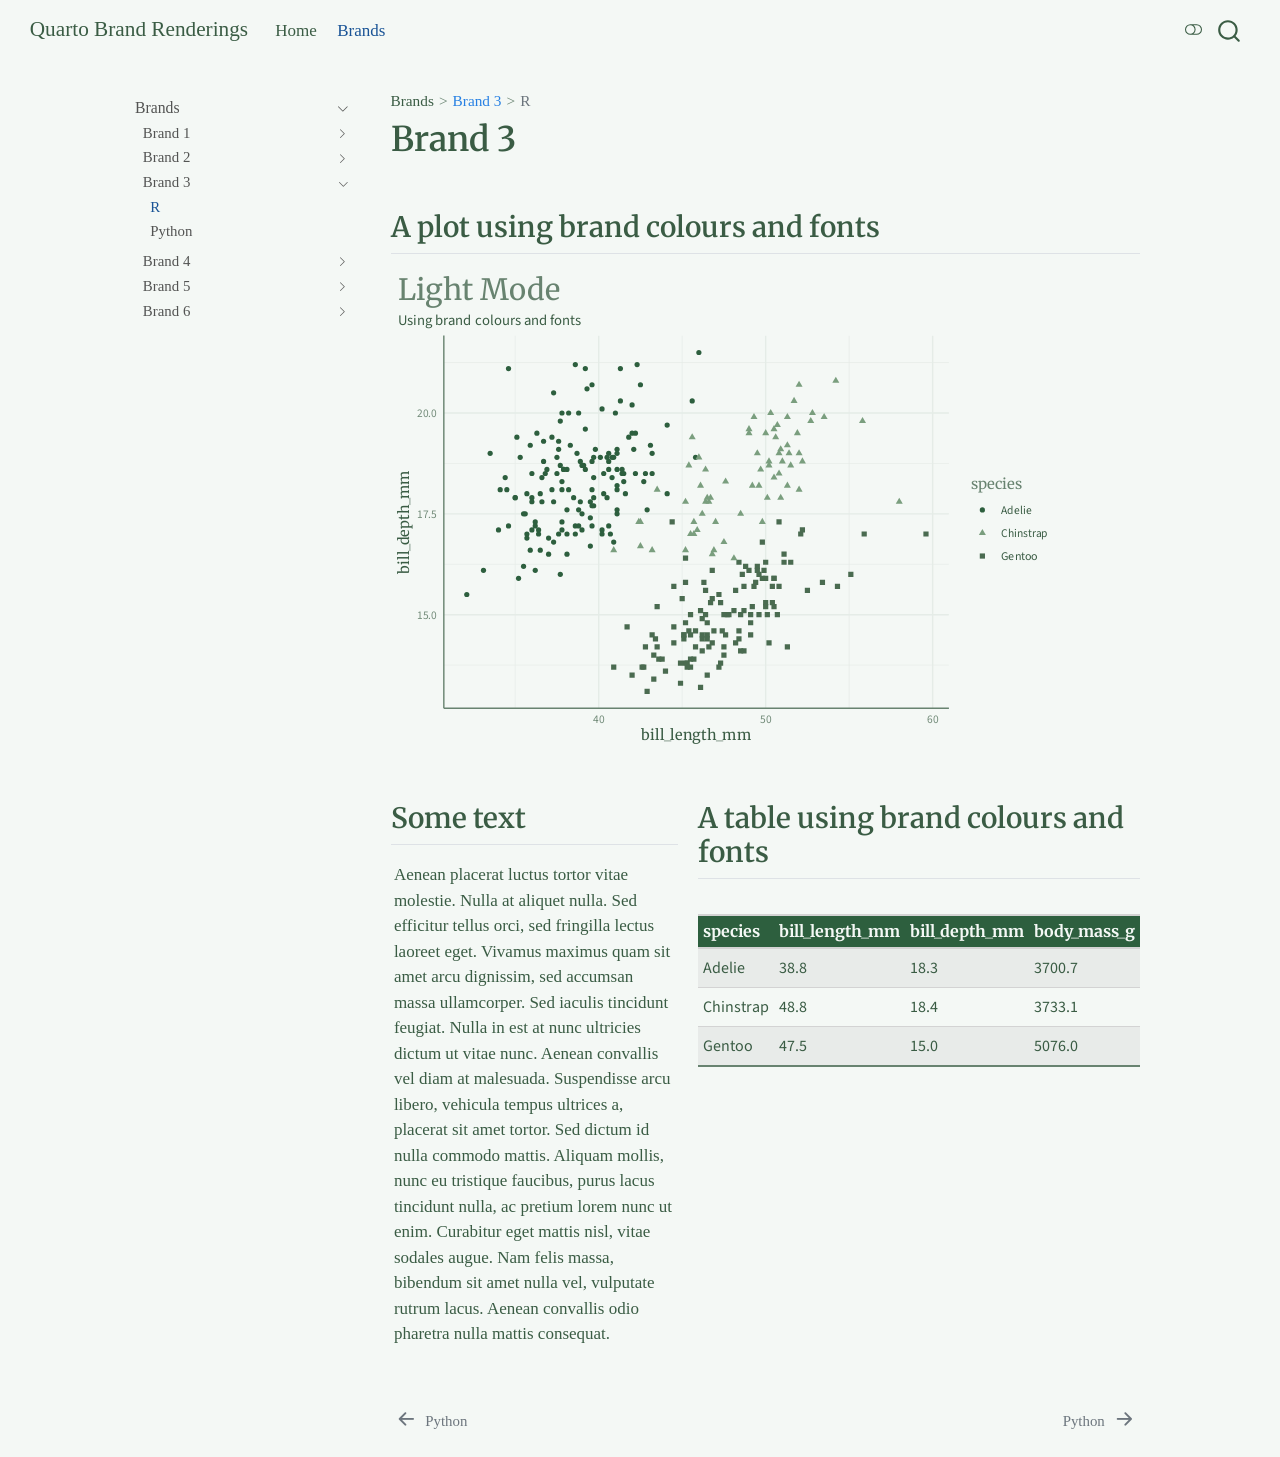
<file: docs/brands/brand-3/r.html>
<!DOCTYPE html>
<html xmlns="http://www.w3.org/1999/xhtml" lang="en" xml:lang="en"><head>

<meta charset="utf-8">
<meta name="generator" content="quarto-99.9.9">

<meta name="viewport" content="width=device-width, initial-scale=1.0, user-scalable=yes">


<title>Brand 3 – Quarto Brand Renderings</title>
<style>
/* Default styles provided by pandoc.
** See https://pandoc.org/MANUAL.html#variables-for-html for config info.
*/
code{white-space: pre-wrap;}
span.smallcaps{font-variant: small-caps;}
div.columns{display: flex; gap: min(4vw, 1.5em);}
div.column{flex: auto; overflow-x: auto;}
div.hanging-indent{margin-left: 1.5em; text-indent: -1.5em;}
ul.task-list{list-style: none;}
ul.task-list li input[type="checkbox"] {
  width: 0.8em;
  margin: 0 0.8em 0.2em -1em; /* quarto-specific, see https://github.com/quarto-dev/quarto-cli/issues/4556 */ 
  vertical-align: middle;
}
</style>


<script src="../../site_libs/quarto-nav/quarto-nav.js"></script>
<script src="../../site_libs/quarto-nav/headroom.min.js"></script>
<script src="../../site_libs/clipboard/clipboard.min.js"></script>
<script src="../../site_libs/quarto-search/autocomplete.umd.js"></script>
<script src="../../site_libs/quarto-search/fuse.min.js"></script>
<script src="../../site_libs/quarto-search/quarto-search.js"></script>
<meta name="quarto:offset" content="../../">
<link href="../../brands/brand-3/python.html" rel="next">
<link href="../../brands/brand-2/python.html" rel="prev">
<script src="../../site_libs/quarto-html/quarto.js" type="module"></script>
<script src="../../site_libs/quarto-html/tabsets/tabsets.js" type="module"></script>
<script src="../../site_libs/quarto-html/popper.min.js"></script>
<script src="../../site_libs/quarto-html/tippy.umd.min.js"></script>
<script src="../../site_libs/quarto-html/anchor.min.js"></script>
<link href="../../site_libs/quarto-html/tippy.css" rel="stylesheet">
<link href="../../site_libs/quarto-html/quarto-syntax-highlighting-f30d9fc6c1aa2b9b981868bdbaa1f836.css" rel="stylesheet" class="quarto-color-scheme" id="quarto-text-highlighting-styles">
<link href="../../site_libs/quarto-html/quarto-syntax-highlighting-dark-f30d9fc6c1aa2b9b981868bdbaa1f836.css" rel="stylesheet" class="quarto-color-scheme quarto-color-alternate" id="quarto-text-highlighting-styles">
<link href="../../site_libs/quarto-html/quarto-syntax-highlighting-f30d9fc6c1aa2b9b981868bdbaa1f836.css" rel="stylesheet" class="quarto-color-scheme-extra" id="quarto-text-highlighting-styles">
<script src="../../site_libs/bootstrap/bootstrap.min.js"></script>
<link href="../../site_libs/bootstrap/bootstrap-icons.css" rel="stylesheet">
<link href="../../site_libs/bootstrap/bootstrap-644d776239ae298290dca95025adb686.min.css" rel="stylesheet" append-hash="true" class="quarto-color-scheme" id="quarto-bootstrap" data-mode="light">
<link href="../../site_libs/bootstrap/bootstrap-dark-151e83d68247a6606f28e3c53728770c.min.css" rel="stylesheet" append-hash="true" class="quarto-color-scheme quarto-color-alternate" id="quarto-bootstrap" data-mode="dark">
<link href="../../site_libs/bootstrap/bootstrap-644d776239ae298290dca95025adb686.min.css" rel="stylesheet" append-hash="true" class="quarto-color-scheme-extra" id="quarto-bootstrap" data-mode="light">
<script id="quarto-search-options" type="application/json">{
  "location": "navbar",
  "copy-button": false,
  "collapse-after": 3,
  "panel-placement": "end",
  "type": "overlay",
  "limit": 50,
  "keyboard-shortcut": [
    "f",
    "/",
    "s"
  ],
  "show-item-context": false,
  "language": {
    "search-no-results-text": "No results",
    "search-matching-documents-text": "matching documents",
    "search-copy-link-title": "Copy link to search",
    "search-hide-matches-text": "Hide additional matches",
    "search-more-match-text": "more match in this document",
    "search-more-matches-text": "more matches in this document",
    "search-clear-button-title": "Clear",
    "search-text-placeholder": "",
    "search-detached-cancel-button-title": "Cancel",
    "search-submit-button-title": "Submit",
    "search-label": "Search"
  }
}</script>


</head>

<body class="nav-sidebar floating nav-fixed fullcontent quarto-light"><script id="quarto-html-before-body" type="application/javascript">
    const toggleBodyColorMode = (bsSheetEl) => {
      const mode = bsSheetEl.getAttribute("data-mode");
      const bodyEl = window.document.querySelector("body");
      if (mode === "dark") {
        bodyEl.classList.add("quarto-dark");
        bodyEl.classList.remove("quarto-light");
      } else {
        bodyEl.classList.add("quarto-light");
        bodyEl.classList.remove("quarto-dark");
      }
    }
    const toggleBodyColorPrimary = () => {
      const bsSheetEl = window.document.querySelector("link#quarto-bootstrap:not([rel=disabled-stylesheet])");
      if (bsSheetEl) {
        toggleBodyColorMode(bsSheetEl);
      }
    }
    const setColorSchemeToggle = (alternate) => {
      const toggles = window.document.querySelectorAll('.quarto-color-scheme-toggle');
      for (let i=0; i < toggles.length; i++) {
        const toggle = toggles[i];
        if (toggle) {
          if (alternate) {
            toggle.classList.add("alternate");
          } else {
            toggle.classList.remove("alternate");
          }
        }
      }
    };
    const toggleColorMode = (alternate) => {
      // Switch the stylesheets
      const primaryStylesheets = window.document.querySelectorAll('link.quarto-color-scheme:not(.quarto-color-alternate)');
      const alternateStylesheets = window.document.querySelectorAll('link.quarto-color-scheme.quarto-color-alternate');
      manageTransitions('#quarto-margin-sidebar .nav-link', false);
      if (alternate) {
        // note: dark is layered on light, we don't disable primary!
        enableStylesheet(alternateStylesheets);
        for (const sheetNode of alternateStylesheets) {
          if (sheetNode.id === "quarto-bootstrap") {
            toggleBodyColorMode(sheetNode);
          }
        }
      } else {
        disableStylesheet(alternateStylesheets);
        enableStylesheet(primaryStylesheets)
        toggleBodyColorPrimary();
      }
      manageTransitions('#quarto-margin-sidebar .nav-link', true);
      // Switch the toggles
      setColorSchemeToggle(alternate)
      // Hack to workaround the fact that safari doesn't
      // properly recolor the scrollbar when toggling (#1455)
      if (navigator.userAgent.indexOf('Safari') > 0 && navigator.userAgent.indexOf('Chrome') == -1) {
        manageTransitions("body", false);
        window.scrollTo(0, 1);
        setTimeout(() => {
          window.scrollTo(0, 0);
          manageTransitions("body", true);
        }, 40);
      }
    }
    const disableStylesheet = (stylesheets) => {
      for (let i=0; i < stylesheets.length; i++) {
        const stylesheet = stylesheets[i];
        stylesheet.rel = 'disabled-stylesheet';
      }
    }
    const enableStylesheet = (stylesheets) => {
      for (let i=0; i < stylesheets.length; i++) {
        const stylesheet = stylesheets[i];
        if(stylesheet.rel !== 'stylesheet') { // for Chrome, which will still FOUC without this check
          stylesheet.rel = 'stylesheet';
        }
      }
    }
    const manageTransitions = (selector, allowTransitions) => {
      const els = window.document.querySelectorAll(selector);
      for (let i=0; i < els.length; i++) {
        const el = els[i];
        if (allowTransitions) {
          el.classList.remove('notransition');
        } else {
          el.classList.add('notransition');
        }
      }
    }
    const isFileUrl = () => {
      return window.location.protocol === 'file:';
    }
    const hasAlternateSentinel = () => {
      let styleSentinel = getColorSchemeSentinel();
      if (styleSentinel !== null) {
        return styleSentinel === "alternate";
      } else {
        return false;
      }
    }
    const setStyleSentinel = (alternate) => {
      const value = alternate ? "alternate" : "default";
      if (!isFileUrl()) {
        window.localStorage.setItem("quarto-color-scheme", value);
      } else {
        localAlternateSentinel = value;
      }
    }
    const getColorSchemeSentinel = () => {
      if (!isFileUrl()) {
        const storageValue = window.localStorage.getItem("quarto-color-scheme");
        return storageValue != null ? storageValue : localAlternateSentinel;
      } else {
        return localAlternateSentinel;
      }
    }
    const toggleGiscusIfUsed = (isAlternate, darkModeDefault) => {
      const baseTheme = document.querySelector('#giscus-base-theme')?.value ?? 'light';
      const alternateTheme = document.querySelector('#giscus-alt-theme')?.value ?? 'dark';
      let newTheme = '';
      if(authorPrefersDark) {
        newTheme = isAlternate ? baseTheme : alternateTheme;
      } else {
        newTheme = isAlternate ? alternateTheme : baseTheme;
      }
      const changeGiscusTheme = () => {
        // From: https://github.com/giscus/giscus/issues/336
        const sendMessage = (message) => {
          const iframe = document.querySelector('iframe.giscus-frame');
          if (!iframe) return;
          iframe.contentWindow.postMessage({ giscus: message }, 'https://giscus.app');
        }
        sendMessage({
          setConfig: {
            theme: newTheme
          }
        });
      }
      const isGiscussLoaded = window.document.querySelector('iframe.giscus-frame') !== null;
      if (isGiscussLoaded) {
        changeGiscusTheme();
      }
    };
    const authorPrefersDark = false;
    const darkModeDefault = authorPrefersDark;
      document.querySelector('link#quarto-text-highlighting-styles.quarto-color-scheme-extra').rel = 'disabled-stylesheet';
      document.querySelector('link#quarto-bootstrap.quarto-color-scheme-extra').rel = 'disabled-stylesheet';
    let localAlternateSentinel = darkModeDefault ? 'alternate' : 'default';
    // Dark / light mode switch
    window.quartoToggleColorScheme = () => {
      // Read the current dark / light value
      let toAlternate = !hasAlternateSentinel();
      toggleColorMode(toAlternate);
      setStyleSentinel(toAlternate);
      toggleGiscusIfUsed(toAlternate, darkModeDefault);
      window.dispatchEvent(new Event('resize'));
    };
    // Switch to dark mode if need be
    if (hasAlternateSentinel()) {
      toggleColorMode(true);
    } else {
      toggleColorMode(false);
    }
  </script>

<div id="quarto-search-results"></div>
  <header id="quarto-header" class="headroom fixed-top">
    <nav class="navbar navbar-expand-lg " data-bs-theme="dark">
      <div class="navbar-container container-fluid">
      <div class="navbar-brand-container mx-auto">
    <a class="navbar-brand" href="../../index.html">
    <span class="navbar-title">Quarto Brand Renderings</span>
    </a>
  </div>
            <div id="quarto-search" class="" title="Search"></div>
          <button class="navbar-toggler" type="button" data-bs-toggle="collapse" data-bs-target="#navbarCollapse" aria-controls="navbarCollapse" role="menu" aria-expanded="false" aria-label="Toggle navigation" onclick="if (window.quartoToggleHeadroom) { window.quartoToggleHeadroom(); }">
  <span class="navbar-toggler-icon"></span>
</button>
          <div class="collapse navbar-collapse" id="navbarCollapse">
            <ul class="navbar-nav navbar-nav-scroll me-auto">
  <li class="nav-item">
    <a class="nav-link" href="../../index.html"> 
<span class="menu-text">Home</span></a>
  </li>  
  <li class="nav-item">
    <a class="nav-link active" href="../../brands/brand-1/r.html" aria-current="page"> 
<span class="menu-text">Brands</span></a>
  </li>  
</ul>
          </div> <!-- /navcollapse -->
            <div class="quarto-navbar-tools">
  <a href="" class="quarto-color-scheme-toggle quarto-navigation-tool  px-1" onclick="window.quartoToggleColorScheme(); return false;" title="Toggle dark mode"><i class="bi"></i></a>
</div>
      </div> <!-- /container-fluid -->
    </nav>
  <nav class="quarto-secondary-nav">
    <div class="container-fluid d-flex">
      <button type="button" class="quarto-btn-toggle btn" data-bs-toggle="collapse" role="button" data-bs-target=".quarto-sidebar-collapse-item" aria-controls="quarto-sidebar" aria-expanded="false" aria-label="Toggle sidebar navigation" onclick="if (window.quartoToggleHeadroom) { window.quartoToggleHeadroom(); }">
        <i class="bi bi-layout-text-sidebar-reverse"></i>
      </button>
        <nav class="quarto-page-breadcrumbs" aria-label="breadcrumb"><ol class="breadcrumb"><li class="breadcrumb-item">Brands</li><li class="breadcrumb-item"><a href="../../brands/brand-3/r.html">Brand 3</a></li><li class="breadcrumb-item"><a href="../../brands/brand-3/r.html">R</a></li></ol></nav>
        <a class="flex-grow-1" role="navigation" data-bs-toggle="collapse" data-bs-target=".quarto-sidebar-collapse-item" aria-controls="quarto-sidebar" aria-expanded="false" aria-label="Toggle sidebar navigation" onclick="if (window.quartoToggleHeadroom) { window.quartoToggleHeadroom(); }">      
        </a>
    </div>
  </nav>
</header>
<!-- content -->
<div id="quarto-content" class="quarto-container page-columns page-rows-contents page-layout-article page-navbar">
<!-- sidebar -->
  <nav id="quarto-sidebar" class="sidebar collapse collapse-horizontal quarto-sidebar-collapse-item sidebar-navigation floating overflow-auto">
    <div class="sidebar-menu-container"> 
    <ul class="list-unstyled mt-1">
        <li class="sidebar-item sidebar-item-section">
      <div class="sidebar-item-container"> 
            <a class="sidebar-item-text sidebar-link text-start" data-bs-toggle="collapse" data-bs-target="#quarto-sidebar-section-1" role="navigation" aria-expanded="true">
 <span class="menu-text">Brands</span></a>
          <a class="sidebar-item-toggle text-start" data-bs-toggle="collapse" data-bs-target="#quarto-sidebar-section-1" role="navigation" aria-expanded="true" aria-label="Toggle section">
            <i class="bi bi-chevron-right ms-2"></i>
          </a> 
      </div>
      <ul id="quarto-sidebar-section-1" class="collapse list-unstyled sidebar-section depth1 show">  
          <li class="sidebar-item sidebar-item-section">
      <div class="sidebar-item-container"> 
            <a class="sidebar-item-text sidebar-link text-start collapsed" data-bs-toggle="collapse" data-bs-target="#quarto-sidebar-section-2" role="navigation" aria-expanded="false">
 <span class="menu-text">Brand 1</span></a>
          <a class="sidebar-item-toggle text-start collapsed" data-bs-toggle="collapse" data-bs-target="#quarto-sidebar-section-2" role="navigation" aria-expanded="false" aria-label="Toggle section">
            <i class="bi bi-chevron-right ms-2"></i>
          </a> 
      </div>
      <ul id="quarto-sidebar-section-2" class="collapse list-unstyled sidebar-section depth2 ">  
          <li class="sidebar-item">
  <div class="sidebar-item-container"> 
  <a href="../../brands/brand-1/r.html" class="sidebar-item-text sidebar-link">
 <span class="menu-text">R</span></a>
  </div>
</li>
          <li class="sidebar-item">
  <div class="sidebar-item-container"> 
  <a href="../../brands/brand-1/python.html" class="sidebar-item-text sidebar-link">
 <span class="menu-text">Python</span></a>
  </div>
</li>
      </ul>
  </li>
          <li class="sidebar-item sidebar-item-section">
      <div class="sidebar-item-container"> 
            <a class="sidebar-item-text sidebar-link text-start collapsed" data-bs-toggle="collapse" data-bs-target="#quarto-sidebar-section-3" role="navigation" aria-expanded="false">
 <span class="menu-text">Brand 2</span></a>
          <a class="sidebar-item-toggle text-start collapsed" data-bs-toggle="collapse" data-bs-target="#quarto-sidebar-section-3" role="navigation" aria-expanded="false" aria-label="Toggle section">
            <i class="bi bi-chevron-right ms-2"></i>
          </a> 
      </div>
      <ul id="quarto-sidebar-section-3" class="collapse list-unstyled sidebar-section depth2 ">  
          <li class="sidebar-item">
  <div class="sidebar-item-container"> 
  <a href="../../brands/brand-2/r.html" class="sidebar-item-text sidebar-link">
 <span class="menu-text">R</span></a>
  </div>
</li>
          <li class="sidebar-item">
  <div class="sidebar-item-container"> 
  <a href="../../brands/brand-2/python.html" class="sidebar-item-text sidebar-link">
 <span class="menu-text">Python</span></a>
  </div>
</li>
      </ul>
  </li>
          <li class="sidebar-item sidebar-item-section">
      <div class="sidebar-item-container"> 
            <a class="sidebar-item-text sidebar-link text-start" data-bs-toggle="collapse" data-bs-target="#quarto-sidebar-section-4" role="navigation" aria-expanded="true">
 <span class="menu-text">Brand 3</span></a>
          <a class="sidebar-item-toggle text-start" data-bs-toggle="collapse" data-bs-target="#quarto-sidebar-section-4" role="navigation" aria-expanded="true" aria-label="Toggle section">
            <i class="bi bi-chevron-right ms-2"></i>
          </a> 
      </div>
      <ul id="quarto-sidebar-section-4" class="collapse list-unstyled sidebar-section depth2 show">  
          <li class="sidebar-item">
  <div class="sidebar-item-container"> 
  <a href="../../brands/brand-3/r.html" class="sidebar-item-text sidebar-link active">
 <span class="menu-text">R</span></a>
  </div>
</li>
          <li class="sidebar-item">
  <div class="sidebar-item-container"> 
  <a href="../../brands/brand-3/python.html" class="sidebar-item-text sidebar-link">
 <span class="menu-text">Python</span></a>
  </div>
</li>
      </ul>
  </li>
          <li class="sidebar-item sidebar-item-section">
      <div class="sidebar-item-container"> 
            <a class="sidebar-item-text sidebar-link text-start collapsed" data-bs-toggle="collapse" data-bs-target="#quarto-sidebar-section-5" role="navigation" aria-expanded="false">
 <span class="menu-text">Brand 4</span></a>
          <a class="sidebar-item-toggle text-start collapsed" data-bs-toggle="collapse" data-bs-target="#quarto-sidebar-section-5" role="navigation" aria-expanded="false" aria-label="Toggle section">
            <i class="bi bi-chevron-right ms-2"></i>
          </a> 
      </div>
      <ul id="quarto-sidebar-section-5" class="collapse list-unstyled sidebar-section depth2 ">  
          <li class="sidebar-item">
  <div class="sidebar-item-container"> 
  <a href="../../brands/brand-4/r.html" class="sidebar-item-text sidebar-link">
 <span class="menu-text">R</span></a>
  </div>
</li>
          <li class="sidebar-item">
  <div class="sidebar-item-container"> 
  <a href="../../brands/brand-4/python.html" class="sidebar-item-text sidebar-link">
 <span class="menu-text">Python</span></a>
  </div>
</li>
      </ul>
  </li>
          <li class="sidebar-item sidebar-item-section">
      <div class="sidebar-item-container"> 
            <a class="sidebar-item-text sidebar-link text-start collapsed" data-bs-toggle="collapse" data-bs-target="#quarto-sidebar-section-6" role="navigation" aria-expanded="false">
 <span class="menu-text">Brand 5</span></a>
          <a class="sidebar-item-toggle text-start collapsed" data-bs-toggle="collapse" data-bs-target="#quarto-sidebar-section-6" role="navigation" aria-expanded="false" aria-label="Toggle section">
            <i class="bi bi-chevron-right ms-2"></i>
          </a> 
      </div>
      <ul id="quarto-sidebar-section-6" class="collapse list-unstyled sidebar-section depth2 ">  
          <li class="sidebar-item">
  <div class="sidebar-item-container"> 
  <a href="../../brands/brand-5/r.html" class="sidebar-item-text sidebar-link">
 <span class="menu-text">R</span></a>
  </div>
</li>
          <li class="sidebar-item">
  <div class="sidebar-item-container"> 
  <a href="../../brands/brand-5/python.html" class="sidebar-item-text sidebar-link">
 <span class="menu-text">Python</span></a>
  </div>
</li>
      </ul>
  </li>
          <li class="sidebar-item sidebar-item-section">
      <div class="sidebar-item-container"> 
            <a class="sidebar-item-text sidebar-link text-start collapsed" data-bs-toggle="collapse" data-bs-target="#quarto-sidebar-section-7" role="navigation" aria-expanded="false">
 <span class="menu-text">Brand 6</span></a>
          <a class="sidebar-item-toggle text-start collapsed" data-bs-toggle="collapse" data-bs-target="#quarto-sidebar-section-7" role="navigation" aria-expanded="false" aria-label="Toggle section">
            <i class="bi bi-chevron-right ms-2"></i>
          </a> 
      </div>
      <ul id="quarto-sidebar-section-7" class="collapse list-unstyled sidebar-section depth2 ">  
          <li class="sidebar-item">
  <div class="sidebar-item-container"> 
  <a href="../../brands/brand-6/r.html" class="sidebar-item-text sidebar-link">
 <span class="menu-text">R</span></a>
  </div>
</li>
          <li class="sidebar-item">
  <div class="sidebar-item-container"> 
  <a href="../../brands/brand-6/python.html" class="sidebar-item-text sidebar-link">
 <span class="menu-text">Python</span></a>
  </div>
</li>
      </ul>
  </li>
      </ul>
  </li>
    </ul>
    </div>
</nav>
<div id="quarto-sidebar-glass" class="quarto-sidebar-collapse-item" data-bs-toggle="collapse" data-bs-target=".quarto-sidebar-collapse-item"></div>
<!-- margin-sidebar -->
    
<!-- main -->
<main class="content" id="quarto-document-content">


<header id="title-block-header" class="quarto-title-block default"><nav class="quarto-page-breadcrumbs quarto-title-breadcrumbs d-none d-lg-block" aria-label="breadcrumb"><ol class="breadcrumb"><li class="breadcrumb-item">Brands</li><li class="breadcrumb-item"><a href="../../brands/brand-3/r.html">Brand 3</a></li><li class="breadcrumb-item"><a href="../../brands/brand-3/r.html">R</a></li></ol></nav>
<div class="quarto-title">
<h1 class="title">Brand 3</h1>
</div>



<div class="quarto-title-meta">

    
  
    
  </div>
  


</header>


<div class="quarto-layout-panel" data-layout="[[1], [1, 1]]">
<div class="quarto-layout-row">
<section id="a-plot-using-brand-colours-and-fonts" class="level2 quarto-layout-cell" style="flex-basis: 100.0%;justify-content: flex-start;">
<h2 class="anchored" data-anchor-id="a-plot-using-brand-colours-and-fonts">A plot using brand colours and fonts</h2>
<div class="cell" data-renderings="[&quot;light&quot;,&quot;dark&quot;]">
<div class="cell-output-display light-content">
<p><svg xmlns="http://www.w3.org/2000/svg" xlink="http://www.w3.org/1999/xlink" width="504.00pt" height="360.00pt" viewbox="0 0 504.00 360.00">
<g class="svglite">
<defs>
  <style type="text/css">
    @import url('https://fonts.bunny.net/css2?family=Merriweather&display=swap');
    @import url('https://fonts.bunny.net/css2?family=Source+Sans+3&display=swap');
    @import url('https://fonts.bunny.net/css2?family=Source+Code+Pro&display=swap');
    .svglite line, .svglite polyline, .svglite polygon, .svglite path, .svglite rect, .svglite circle {
      fill: none;
      stroke: #000000;
      stroke-linecap: round;
      stroke-linejoin: round;
      stroke-miterlimit: 10.00;
    }
    .svglite text {
      white-space: pre;
    }
    .svglite g.glyphgroup path {
      fill: inherit;
      stroke: none;
    }
  </style>
</defs>
<rect width="100%" height="100%" style="stroke: none; fill: #FFFFFF;"></rect>
<defs>
  <clippath id="cpMC4wMHw1MDQuMDB8MC4wMHwzNjAuMDA=">
    <rect x="0.00" y="0.00" width="504.00" height="360.00"></rect>
  </clippath>
</defs>
<g clip-path="url(#cpMC4wMHw1MDQuMDB8MC4wMHwzNjAuMDA=)">
<rect x="0.00" y="0.00" width="504.00" height="360.00" style="stroke-width: 1.07; stroke: none; fill: #F4F8F5;"></rect>
</g>
<defs>
  <clippath id="cpMzkuNjJ8NDE4LjQ1fDQ4LjQxfDMyNy45NQ==">
    <rect x="39.62" y="48.41" width="378.84" height="279.54"></rect>
  </clippath>
</defs>
<g clip-path="url(#cpMzkuNjJ8NDE4LjQ1fDQ4LjQxfDMyNy45NQ==)">
<polyline points="39.62,295.58 418.45,295.58 " style="stroke-width: 0.53; stroke: #E5ECE7; stroke-linecap: butt;"></polyline>
<polyline points="39.62,219.94 418.45,219.94 " style="stroke-width: 0.53; stroke: #E5ECE7; stroke-linecap: butt;"></polyline>
<polyline points="39.62,144.31 418.45,144.31 " style="stroke-width: 0.53; stroke: #E5ECE7; stroke-linecap: butt;"></polyline>
<polyline points="39.62,68.68 418.45,68.68 " style="stroke-width: 0.53; stroke: #E5ECE7; stroke-linecap: butt;"></polyline>
<polyline points="93.15,327.95 93.15,48.41 " style="stroke-width: 0.53; stroke: #E5ECE7; stroke-linecap: butt;"></polyline>
<polyline points="218.39,327.95 218.39,48.41 " style="stroke-width: 0.53; stroke: #E5ECE7; stroke-linecap: butt;"></polyline>
<polyline points="343.62,327.95 343.62,48.41 " style="stroke-width: 0.53; stroke: #E5ECE7; stroke-linecap: butt;"></polyline>
<polyline points="39.62,257.76 418.45,257.76 " style="stroke-width: 1.07; stroke: #E5ECE7; stroke-linecap: butt;"></polyline>
<polyline points="39.62,182.13 418.45,182.13 " style="stroke-width: 1.07; stroke: #E5ECE7; stroke-linecap: butt;"></polyline>
<polyline points="39.62,106.49 418.45,106.49 " style="stroke-width: 1.07; stroke: #E5ECE7; stroke-linecap: butt;"></polyline>
<polyline points="155.77,327.95 155.77,48.41 " style="stroke-width: 1.07; stroke: #E5ECE7; stroke-linecap: butt;"></polyline>
<polyline points="281.01,327.95 281.01,48.41 " style="stroke-width: 1.07; stroke: #E5ECE7; stroke-linecap: butt;"></polyline>
<polyline points="406.24,327.95 406.24,48.41 " style="stroke-width: 1.07; stroke: #E5ECE7; stroke-linecap: butt;"></polyline>
<circle cx="144.50" cy="145.82" r="1.95" style="stroke-width: 0.71; stroke: none; fill: #2D5F3E;"></circle>
<circle cx="149.51" cy="185.15" r="1.95" style="stroke-width: 0.71; stroke: none; fill: #2D5F3E;"></circle>
<circle cx="159.53" cy="167.00" r="1.95" style="stroke-width: 0.71; stroke: none; fill: #2D5F3E;"></circle>
<circle cx="114.44" cy="127.67" r="1.95" style="stroke-width: 0.71; stroke: none; fill: #2D5F3E;"></circle>
<circle cx="147.01" cy="88.34" r="1.95" style="stroke-width: 0.71; stroke: none; fill: #2D5F3E;"></circle>
<circle cx="142.00" cy="173.05" r="1.95" style="stroke-width: 0.71; stroke: none; fill: #2D5F3E;"></circle>
<circle cx="145.75" cy="118.59" r="1.95" style="stroke-width: 0.71; stroke: none; fill: #2D5F3E;"></circle>
<circle cx="81.88" cy="163.97" r="1.95" style="stroke-width: 0.71; stroke: none; fill: #2D5F3E;"></circle>
<circle cx="180.82" cy="100.44" r="1.95" style="stroke-width: 0.71; stroke: none; fill: #2D5F3E;"></circle>
<circle cx="128.22" cy="194.23" r="1.95" style="stroke-width: 0.71; stroke: none; fill: #2D5F3E;"></circle>
<circle cx="128.22" cy="188.18" r="1.95" style="stroke-width: 0.71; stroke: none; fill: #2D5F3E;"></circle>
<circle cx="169.55" cy="179.10" r="1.95" style="stroke-width: 0.71; stroke: none; fill: #2D5F3E;"></circle>
<circle cx="138.24" cy="70.19" r="1.95" style="stroke-width: 0.71; stroke: none; fill: #2D5F3E;"></circle>
<circle cx="88.14" cy="73.21" r="1.95" style="stroke-width: 0.71; stroke: none; fill: #2D5F3E;"></circle>
<circle cx="113.19" cy="173.05" r="1.95" style="stroke-width: 0.71; stroke: none; fill: #2D5F3E;"></circle>
<circle cx="139.49" cy="136.75" r="1.95" style="stroke-width: 0.71; stroke: none; fill: #2D5F3E;"></circle>
<circle cx="187.08" cy="85.32" r="1.95" style="stroke-width: 0.71; stroke: none; fill: #2D5F3E;"></circle>
<circle cx="85.64" cy="154.90" r="1.95" style="stroke-width: 0.71; stroke: none; fill: #2D5F3E;"></circle>
<circle cx="230.91" cy="61.11" r="1.95" style="stroke-width: 0.71; stroke: none; fill: #2D5F3E;"></circle>
<circle cx="128.22" cy="157.92" r="1.95" style="stroke-width: 0.71; stroke: none; fill: #2D5F3E;"></circle>
<circle cx="126.97" cy="145.82" r="1.95" style="stroke-width: 0.71; stroke: none; fill: #2D5F3E;"></circle>
<circle cx="104.43" cy="130.70" r="1.95" style="stroke-width: 0.71; stroke: none; fill: #2D5F3E;"></circle>
<circle cx="133.23" cy="163.97" r="1.95" style="stroke-width: 0.71; stroke: none; fill: #2D5F3E;"></circle>
<circle cx="140.74" cy="191.20" r="1.95" style="stroke-width: 0.71; stroke: none; fill: #2D5F3E;"></circle>
<circle cx="96.91" cy="139.77" r="1.95" style="stroke-width: 0.71; stroke: none; fill: #2D5F3E;"></circle>
<circle cx="163.29" cy="148.85" r="1.95" style="stroke-width: 0.71; stroke: none; fill: #2D5F3E;"></circle>
<circle cx="162.03" cy="170.03" r="1.95" style="stroke-width: 0.71; stroke: none; fill: #2D5F3E;"></circle>
<circle cx="129.47" cy="148.85" r="1.95" style="stroke-width: 0.71; stroke: none; fill: #2D5F3E;"></circle>
<circle cx="162.03" cy="139.77" r="1.95" style="stroke-width: 0.71; stroke: none; fill: #2D5F3E;"></circle>
<circle cx="149.51" cy="206.33" r="1.95" style="stroke-width: 0.71; stroke: none; fill: #2D5F3E;"></circle>
<circle cx="120.71" cy="163.97" r="1.95" style="stroke-width: 0.71; stroke: none; fill: #2D5F3E;"></circle>
<circle cx="149.51" cy="173.05" r="1.95" style="stroke-width: 0.71; stroke: none; fill: #2D5F3E;"></circle>
<circle cx="167.04" cy="139.77" r="1.95" style="stroke-width: 0.71; stroke: none; fill: #2D5F3E;"></circle>
<circle cx="110.69" cy="197.25" r="1.95" style="stroke-width: 0.71; stroke: none; fill: #2D5F3E;"></circle>
<circle cx="145.75" cy="73.21" r="1.95" style="stroke-width: 0.71; stroke: none; fill: #2D5F3E;"></circle>
<circle cx="140.74" cy="106.49" r="1.95" style="stroke-width: 0.71; stroke: none; fill: #2D5F3E;"></circle>
<circle cx="183.32" cy="151.87" r="1.95" style="stroke-width: 0.71; stroke: none; fill: #2D5F3E;"></circle>
<circle cx="125.72" cy="127.67" r="1.95" style="stroke-width: 0.71; stroke: none; fill: #2D5F3E;"></circle>
<circle cx="153.27" cy="133.72" r="1.95" style="stroke-width: 0.71; stroke: none; fill: #2D5F3E;"></circle>
<circle cx="111.94" cy="167.00" r="1.95" style="stroke-width: 0.71; stroke: none; fill: #2D5F3E;"></circle>
<circle cx="165.79" cy="154.90" r="1.95" style="stroke-width: 0.71; stroke: none; fill: #2D5F3E;"></circle>
<circle cx="105.68" cy="151.87" r="1.95" style="stroke-width: 0.71; stroke: none; fill: #2D5F3E;"></circle>
<circle cx="207.12" cy="115.57" r="1.95" style="stroke-width: 0.71; stroke: none; fill: #2D5F3E;"></circle>
<circle cx="118.20" cy="200.28" r="1.95" style="stroke-width: 0.71; stroke: none; fill: #2D5F3E;"></circle>
<circle cx="150.76" cy="142.80" r="1.95" style="stroke-width: 0.71; stroke: none; fill: #2D5F3E;"></circle>
<circle cx="169.55" cy="136.75" r="1.95" style="stroke-width: 0.71; stroke: none; fill: #2D5F3E;"></circle>
<circle cx="124.46" cy="139.77" r="1.95" style="stroke-width: 0.71; stroke: none; fill: #2D5F3E;"></circle>
<circle cx="105.68" cy="170.03" r="1.95" style="stroke-width: 0.71; stroke: none; fill: #2D5F3E;"></circle>
<circle cx="184.58" cy="70.19" r="1.95" style="stroke-width: 0.71; stroke: none; fill: #2D5F3E;"></circle>
<circle cx="150.76" cy="176.08" r="1.95" style="stroke-width: 0.71; stroke: none; fill: #2D5F3E;"></circle>
<circle cx="157.02" cy="139.77" r="1.95" style="stroke-width: 0.71; stroke: none; fill: #2D5F3E;"></circle>
<circle cx="93.15" cy="170.03" r="1.95" style="stroke-width: 0.71; stroke: none; fill: #2D5F3E;"></circle>
<circle cx="180.82" cy="121.62" r="1.95" style="stroke-width: 0.71; stroke: none; fill: #2D5F3E;"></circle>
<circle cx="86.89" cy="163.97" r="1.95" style="stroke-width: 0.71; stroke: none; fill: #2D5F3E;"></circle>
<circle cx="173.30" cy="148.85" r="1.95" style="stroke-width: 0.71; stroke: none; fill: #2D5F3E;"></circle>
<circle cx="143.25" cy="182.13" r="1.95" style="stroke-width: 0.71; stroke: none; fill: #2D5F3E;"></circle>
<circle cx="163.29" cy="142.80" r="1.95" style="stroke-width: 0.71; stroke: none; fill: #2D5F3E;"></circle>
<circle cx="111.94" cy="209.36" r="1.95" style="stroke-width: 0.71; stroke: none; fill: #2D5F3E;"></circle>
<circle cx="125.72" cy="133.72" r="1.95" style="stroke-width: 0.71; stroke: none; fill: #2D5F3E;"></circle>
<circle cx="101.92" cy="200.28" r="1.95" style="stroke-width: 0.71; stroke: none; fill: #2D5F3E;"></circle>
<circle cx="172.05" cy="73.21" r="1.95" style="stroke-width: 0.71; stroke: none; fill: #2D5F3E;"></circle>
<circle cx="125.72" cy="197.25" r="1.95" style="stroke-width: 0.71; stroke: none; fill: #2D5F3E;"></circle>
<circle cx="169.55" cy="160.95" r="1.95" style="stroke-width: 0.71; stroke: none; fill: #2D5F3E;"></circle>
<circle cx="110.69" cy="194.23" r="1.95" style="stroke-width: 0.71; stroke: none; fill: #2D5F3E;"></circle>
<circle cx="175.81" cy="167.00" r="1.95" style="stroke-width: 0.71; stroke: none; fill: #2D5F3E;"></circle>
<circle cx="99.42" cy="221.46" r="1.95" style="stroke-width: 0.71; stroke: none; fill: #2D5F3E;"></circle>
<circle cx="169.55" cy="133.72" r="1.95" style="stroke-width: 0.71; stroke: none; fill: #2D5F3E;"></circle>
<circle cx="104.43" cy="209.36" r="1.95" style="stroke-width: 0.71; stroke: none; fill: #2D5F3E;"></circle>
<circle cx="178.31" cy="124.65" r="1.95" style="stroke-width: 0.71; stroke: none; fill: #2D5F3E;"></circle>
<circle cx="74.37" cy="136.75" r="1.95" style="stroke-width: 0.71; stroke: none; fill: #2D5F3E;"></circle>
<circle cx="152.01" cy="154.90" r="1.95" style="stroke-width: 0.71; stroke: none; fill: #2D5F3E;"></circle>
<circle cx="150.76" cy="191.20" r="1.95" style="stroke-width: 0.71; stroke: none; fill: #2D5F3E;"></circle>
<circle cx="228.41" cy="139.77" r="1.95" style="stroke-width: 0.71; stroke: none; fill: #2D5F3E;"></circle>
<circle cx="99.42" cy="182.13" r="1.95" style="stroke-width: 0.71; stroke: none; fill: #2D5F3E;"></circle>
<circle cx="190.84" cy="151.87" r="1.95" style="stroke-width: 0.71; stroke: none; fill: #2D5F3E;"></circle>
<circle cx="167.04" cy="203.30" r="1.95" style="stroke-width: 0.71; stroke: none; fill: #2D5F3E;"></circle>
<circle cx="120.71" cy="124.65" r="1.95" style="stroke-width: 0.71; stroke: none; fill: #2D5F3E;"></circle>
<circle cx="108.18" cy="224.48" r="1.95" style="stroke-width: 0.71; stroke: none; fill: #2D5F3E;"></circle>
<circle cx="182.07" cy="133.72" r="1.95" style="stroke-width: 0.71; stroke: none; fill: #2D5F3E;"></circle>
<circle cx="88.14" cy="191.20" r="1.95" style="stroke-width: 0.71; stroke: none; fill: #2D5F3E;"></circle>
<circle cx="192.09" cy="179.10" r="1.95" style="stroke-width: 0.71; stroke: none; fill: #2D5F3E;"></circle>
<circle cx="114.44" cy="142.80" r="1.95" style="stroke-width: 0.71; stroke: none; fill: #2D5F3E;"></circle>
<circle cx="94.41" cy="124.65" r="1.95" style="stroke-width: 0.71; stroke: none; fill: #2D5F3E;"></circle>
<circle cx="121.96" cy="173.05" r="1.95" style="stroke-width: 0.71; stroke: none; fill: #2D5F3E;"></circle>
<circle cx="172.05" cy="97.42" r="1.95" style="stroke-width: 0.71; stroke: none; fill: #2D5F3E;"></circle>
<circle cx="109.43" cy="121.62" r="1.95" style="stroke-width: 0.71; stroke: none; fill: #2D5F3E;"></circle>
<circle cx="116.95" cy="148.85" r="1.95" style="stroke-width: 0.71; stroke: none; fill: #2D5F3E;"></circle>
<circle cx="134.48" cy="130.70" r="1.95" style="stroke-width: 0.71; stroke: none; fill: #2D5F3E;"></circle>
<circle cx="142.00" cy="142.80" r="1.95" style="stroke-width: 0.71; stroke: none; fill: #2D5F3E;"></circle>
<circle cx="101.92" cy="167.00" r="1.95" style="stroke-width: 0.71; stroke: none; fill: #2D5F3E;"></circle>
<circle cx="169.55" cy="163.97" r="1.95" style="stroke-width: 0.71; stroke: none; fill: #2D5F3E;"></circle>
<circle cx="80.63" cy="194.23" r="1.95" style="stroke-width: 0.71; stroke: none; fill: #2D5F3E;"></circle>
<circle cx="150.76" cy="163.97" r="1.95" style="stroke-width: 0.71; stroke: none; fill: #2D5F3E;"></circle>
<circle cx="108.18" cy="188.18" r="1.95" style="stroke-width: 0.71; stroke: none; fill: #2D5F3E;"></circle>
<circle cx="165.79" cy="139.77" r="1.95" style="stroke-width: 0.71; stroke: none; fill: #2D5F3E;"></circle>
<circle cx="131.98" cy="148.85" r="1.95" style="stroke-width: 0.71; stroke: none; fill: #2D5F3E;"></circle>
<circle cx="159.53" cy="151.87" r="1.95" style="stroke-width: 0.71; stroke: none; fill: #2D5F3E;"></circle>
<circle cx="69.36" cy="224.48" r="1.95" style="stroke-width: 0.71; stroke: none; fill: #2D5F3E;"></circle>
<circle cx="195.85" cy="151.87" r="1.95" style="stroke-width: 0.71; stroke: none; fill: #2D5F3E;"></circle>
<circle cx="93.15" cy="170.03" r="1.95" style="stroke-width: 0.71; stroke: none; fill: #2D5F3E;"></circle>
<circle cx="168.30" cy="106.49" r="1.95" style="stroke-width: 0.71; stroke: none; fill: #2D5F3E;"></circle>
<circle cx="126.97" cy="227.51" r="1.95" style="stroke-width: 0.71; stroke: none; fill: #2D5F3E;"></circle>
<circle cx="128.22" cy="106.49" r="1.95" style="stroke-width: 0.71; stroke: none; fill: #2D5F3E;"></circle>
<circle cx="129.47" cy="148.85" r="1.95" style="stroke-width: 0.71; stroke: none; fill: #2D5F3E;"></circle>
<circle cx="152.01" cy="139.77" r="1.95" style="stroke-width: 0.71; stroke: none; fill: #2D5F3E;"></circle>
<circle cx="138.24" cy="191.20" r="1.95" style="stroke-width: 0.71; stroke: none; fill: #2D5F3E;"></circle>
<circle cx="133.23" cy="106.49" r="1.95" style="stroke-width: 0.71; stroke: none; fill: #2D5F3E;"></circle>
<circle cx="131.98" cy="197.25" r="1.95" style="stroke-width: 0.71; stroke: none; fill: #2D5F3E;"></circle>
<circle cx="195.85" cy="136.75" r="1.95" style="stroke-width: 0.71; stroke: none; fill: #2D5F3E;"></circle>
<circle cx="131.98" cy="212.38" r="1.95" style="stroke-width: 0.71; stroke: none; fill: #2D5F3E;"></circle>
<circle cx="225.90" cy="97.42" r="1.95" style="stroke-width: 0.71; stroke: none; fill: #2D5F3E;"></circle>
<circle cx="152.01" cy="176.08" r="1.95" style="stroke-width: 0.71; stroke: none; fill: #2D5F3E;"></circle>
<circle cx="183.32" cy="121.62" r="1.95" style="stroke-width: 0.71; stroke: none; fill: #2D5F3E;"></circle>
<circle cx="150.76" cy="85.32" r="1.95" style="stroke-width: 0.71; stroke: none; fill: #2D5F3E;"></circle>
<circle cx="189.59" cy="157.92" r="1.95" style="stroke-width: 0.71; stroke: none; fill: #2D5F3E;"></circle>
<circle cx="138.24" cy="197.25" r="1.95" style="stroke-width: 0.71; stroke: none; fill: #2D5F3E;"></circle>
<circle cx="121.96" cy="91.37" r="1.95" style="stroke-width: 0.71; stroke: none; fill: #2D5F3E;"></circle>
<circle cx="101.92" cy="197.25" r="1.95" style="stroke-width: 0.71; stroke: none; fill: #2D5F3E;"></circle>
<circle cx="169.55" cy="148.85" r="1.95" style="stroke-width: 0.71; stroke: none; fill: #2D5F3E;"></circle>
<circle cx="108.18" cy="191.20" r="1.95" style="stroke-width: 0.71; stroke: none; fill: #2D5F3E;"></circle>
<circle cx="126.97" cy="112.54" r="1.95" style="stroke-width: 0.71; stroke: none; fill: #2D5F3E;"></circle>
<circle cx="158.28" cy="197.25" r="1.95" style="stroke-width: 0.71; stroke: none; fill: #2D5F3E;"></circle>
<circle cx="173.30" cy="151.87" r="1.95" style="stroke-width: 0.71; stroke: none; fill: #2D5F3E;"></circle>
<circle cx="95.66" cy="230.53" r="1.95" style="stroke-width: 0.71; stroke: none; fill: #2D5F3E;"></circle>
<circle cx="163.29" cy="136.75" r="1.95" style="stroke-width: 0.71; stroke: none; fill: #2D5F3E;"></circle>
<circle cx="140.74" cy="179.10" r="1.95" style="stroke-width: 0.71; stroke: none; fill: #2D5F3E;"></circle>
<circle cx="174.56" cy="157.92" r="1.95" style="stroke-width: 0.71; stroke: none; fill: #2D5F3E;"></circle>
<circle cx="143.25" cy="194.23" r="1.95" style="stroke-width: 0.71; stroke: none; fill: #2D5F3E;"></circle>
<circle cx="207.12" cy="167.00" r="1.95" style="stroke-width: 0.71; stroke: none; fill: #2D5F3E;"></circle>
<circle cx="136.99" cy="170.03" r="1.95" style="stroke-width: 0.71; stroke: none; fill: #2D5F3E;"></circle>
<circle cx="194.59" cy="130.70" r="1.95" style="stroke-width: 0.71; stroke: none; fill: #2D5F3E;"></circle>
<circle cx="115.70" cy="151.87" r="1.95" style="stroke-width: 0.71; stroke: none; fill: #2D5F3E;"></circle>
<circle cx="124.46" cy="151.87" r="1.95" style="stroke-width: 0.71; stroke: none; fill: #2D5F3E;"></circle>
<circle cx="131.98" cy="179.10" r="1.95" style="stroke-width: 0.71; stroke: none; fill: #2D5F3E;"></circle>
<circle cx="169.55" cy="182.13" r="1.95" style="stroke-width: 0.71; stroke: none; fill: #2D5F3E;"></circle>
<circle cx="100.67" cy="182.13" r="1.95" style="stroke-width: 0.71; stroke: none; fill: #2D5F3E;"></circle>
<circle cx="158.28" cy="103.47" r="1.95" style="stroke-width: 0.71; stroke: none; fill: #2D5F3E;"></circle>
<circle cx="118.20" cy="212.38" r="1.95" style="stroke-width: 0.71; stroke: none; fill: #2D5F3E;"></circle>
<circle cx="152.01" cy="170.03" r="1.95" style="stroke-width: 0.71; stroke: none; fill: #2D5F3E;"></circle>
<circle cx="158.28" cy="194.23" r="1.95" style="stroke-width: 0.71; stroke: none; fill: #2D5F3E;"></circle>
<circle cx="163.29" cy="191.20" r="1.95" style="stroke-width: 0.71; stroke: none; fill: #2D5F3E;"></circle>
<circle cx="56.84" cy="242.63" r="1.95" style="stroke-width: 0.71; stroke: none; fill: #2D5F3E;"></circle>
<circle cx="164.54" cy="197.25" r="1.95" style="stroke-width: 0.71; stroke: none; fill: #2D5F3E;"></circle>
<circle cx="121.96" cy="203.30" r="1.95" style="stroke-width: 0.71; stroke: none; fill: #2D5F3E;"></circle>
<circle cx="143.25" cy="145.82" r="1.95" style="stroke-width: 0.71; stroke: none; fill: #2D5F3E;"></circle>
<circle cx="145.75" cy="148.85" r="1.95" style="stroke-width: 0.71; stroke: none; fill: #2D5F3E;"></circle>
<circle cx="113.19" cy="154.90" r="1.95" style="stroke-width: 0.71; stroke: none; fill: #2D5F3E;"></circle>
<circle cx="105.68" cy="173.05" r="1.95" style="stroke-width: 0.71; stroke: none; fill: #2D5F3E;"></circle>
<circle cx="128.22" cy="163.97" r="1.95" style="stroke-width: 0.71; stroke: none; fill: #2D5F3E;"></circle>
<circle cx="105.68" cy="194.23" r="1.95" style="stroke-width: 0.71; stroke: none; fill: #2D5F3E;"></circle>
<circle cx="174.56" cy="151.87" r="1.95" style="stroke-width: 0.71; stroke: none; fill: #2D5F3E;"></circle>
<polygon points="230.21,314.17 234.12,314.17 234.12,310.26 230.21,310.26 " style="stroke-width: 0.71; stroke: none; fill: #4A6B50;"></polygon>
<polygon points="279.05,220.39 282.96,220.39 282.96,216.48 279.05,216.48 " style="stroke-width: 0.71; stroke: none; fill: #4A6B50;"></polygon>
<polygon points="262.77,286.94 266.68,286.94 266.68,283.03 262.77,283.03 " style="stroke-width: 0.71; stroke: none; fill: #4A6B50;"></polygon>
<polygon points="279.05,253.67 282.96,253.67 282.96,249.76 279.05,249.76 " style="stroke-width: 0.71; stroke: none; fill: #4A6B50;"></polygon>
<polygon points="249.00,274.84 252.91,274.84 252.91,270.93 249.00,270.93 " style="stroke-width: 0.71; stroke: none; fill: #4A6B50;"></polygon>
<polygon points="235.22,305.10 239.13,305.10 239.13,301.19 235.22,301.19 " style="stroke-width: 0.71; stroke: none; fill: #4A6B50;"></polygon>
<polygon points="221.44,271.82 225.35,271.82 225.35,267.91 221.44,267.91 " style="stroke-width: 0.71; stroke: none; fill: #4A6B50;"></polygon>
<polygon points="237.72,250.64 241.63,250.64 241.63,246.73 237.72,246.73 " style="stroke-width: 0.71; stroke: none; fill: #4A6B50;"></polygon>
<polygon points="195.14,308.12 199.05,308.12 199.05,304.21 195.14,304.21 " style="stroke-width: 0.71; stroke: none; fill: #4A6B50;"></polygon>
<polygon points="238.98,247.61 242.89,247.61 242.89,243.70 238.98,243.70 " style="stroke-width: 0.71; stroke: none; fill: #4A6B50;"></polygon>
<polygon points="165.09,299.05 169.00,299.05 169.00,295.14 165.09,295.14 " style="stroke-width: 0.71; stroke: none; fill: #4A6B50;"></polygon>
<polygon points="266.53,226.44 270.44,226.44 270.44,222.53 266.53,222.53 " style="stroke-width: 0.71; stroke: none; fill: #4A6B50;"></polygon>
<polygon points="222.70,299.05 226.61,299.05 226.61,295.14 222.70,295.14 " style="stroke-width: 0.71; stroke: none; fill: #4A6B50;"></polygon>
<polygon points="259.01,271.82 262.92,271.82 262.92,267.91 259.01,267.91 " style="stroke-width: 0.71; stroke: none; fill: #4A6B50;"></polygon>
<polygon points="226.45,271.82 230.36,271.82 230.36,267.91 226.45,267.91 " style="stroke-width: 0.71; stroke: none; fill: #4A6B50;"></polygon>
<polygon points="270.29,238.54 274.20,238.54 274.20,234.63 270.29,234.63 " style="stroke-width: 0.71; stroke: none; fill: #4A6B50;"></polygon>
<polygon points="178.86,305.10 182.77,305.10 182.77,301.19 178.86,301.19 " style="stroke-width: 0.71; stroke: none; fill: #4A6B50;"></polygon>
<polygon points="269.03,253.67 272.94,253.67 272.94,249.76 269.03,249.76 " style="stroke-width: 0.71; stroke: none; fill: #4A6B50;"></polygon>
<polygon points="231.46,274.84 235.37,274.84 235.37,270.93 231.46,270.93 " style="stroke-width: 0.71; stroke: none; fill: #4A6B50;"></polygon>
<polygon points="262.77,256.69 266.68,256.69 266.68,252.78 262.77,252.78 " style="stroke-width: 0.71; stroke: none; fill: #4A6B50;"></polygon>
<polygon points="281.56,280.89 285.47,280.89 285.47,276.98 281.56,276.98 " style="stroke-width: 0.71; stroke: none; fill: #4A6B50;"></polygon>
<polygon points="217.69,274.84 221.60,274.84 221.60,270.93 217.69,270.93 " style="stroke-width: 0.71; stroke: none; fill: #4A6B50;"></polygon>
<polygon points="235.22,274.84 239.13,274.84 239.13,270.93 235.22,270.93 " style="stroke-width: 0.71; stroke: none; fill: #4A6B50;"></polygon>
<polygon points="232.72,235.51 236.62,235.51 236.62,231.60 232.72,231.60 " style="stroke-width: 0.71; stroke: none; fill: #4A6B50;"></polygon>
<polygon points="190.14,317.20 194.04,317.20 194.04,313.29 190.14,313.29 " style="stroke-width: 0.71; stroke: none; fill: #4A6B50;"></polygon>
<polygon points="230.21,256.69 234.12,256.69 234.12,252.78 230.21,252.78 " style="stroke-width: 0.71; stroke: none; fill: #4A6B50;"></polygon>
<polygon points="210.17,280.89 214.08,280.89 214.08,276.98 210.17,276.98 " style="stroke-width: 0.71; stroke: none; fill: #4A6B50;"></polygon>
<polygon points="251.50,259.72 255.41,259.72 255.41,255.81 251.50,255.81 " style="stroke-width: 0.71; stroke: none; fill: #4A6B50;"></polygon>
<polygon points="256.51,280.89 260.42,280.89 260.42,276.98 256.51,276.98 " style="stroke-width: 0.71; stroke: none; fill: #4A6B50;"></polygon>
<polygon points="279.05,250.64 282.96,250.64 282.96,246.73 279.05,246.73 " style="stroke-width: 0.71; stroke: none; fill: #4A6B50;"></polygon>
<polygon points="245.24,250.64 249.15,250.64 249.15,246.73 245.24,246.73 " style="stroke-width: 0.71; stroke: none; fill: #4A6B50;"></polygon>
<polygon points="188.88,283.92 192.79,283.92 192.79,280.01 188.88,280.01 " style="stroke-width: 0.71; stroke: none; fill: #4A6B50;"></polygon>
<polygon points="217.69,274.84 221.60,274.84 221.60,270.93 217.69,270.93 " style="stroke-width: 0.71; stroke: none; fill: #4A6B50;"></polygon>
<polygon points="399.28,199.21 403.19,199.21 403.19,195.30 399.28,195.30 " style="stroke-width: 0.71; stroke: none; fill: #4A6B50;"></polygon>
<polygon points="267.78,265.77 271.69,265.77 271.69,261.86 267.78,261.86 " style="stroke-width: 0.71; stroke: none; fill: #4A6B50;"></polygon>
<polygon points="259.01,220.39 262.92,220.39 262.92,216.48 259.01,216.48 " style="stroke-width: 0.71; stroke: none; fill: #4A6B50;"></polygon>
<polygon points="186.38,299.05 190.29,299.05 190.29,295.14 186.38,295.14 " style="stroke-width: 0.71; stroke: none; fill: #4A6B50;"></polygon>
<polygon points="208.92,190.13 212.83,190.13 212.83,186.22 208.92,186.22 " style="stroke-width: 0.71; stroke: none; fill: #4A6B50;"></polygon>
<polygon points="203.91,302.07 207.82,302.07 207.82,298.16 203.91,298.16 " style="stroke-width: 0.71; stroke: none; fill: #4A6B50;"></polygon>
<polygon points="262.77,238.54 266.68,238.54 266.68,234.63 262.77,234.63 " style="stroke-width: 0.71; stroke: none; fill: #4A6B50;"></polygon>
<polygon points="187.63,299.05 191.54,299.05 191.54,295.14 187.63,295.14 " style="stroke-width: 0.71; stroke: none; fill: #4A6B50;"></polygon>
<polygon points="274.04,229.46 277.95,229.46 277.95,225.55 274.04,225.55 " style="stroke-width: 0.71; stroke: none; fill: #4A6B50;"></polygon>
<polygon points="220.19,299.05 224.10,299.05 224.10,295.14 220.19,295.14 " style="stroke-width: 0.71; stroke: none; fill: #4A6B50;"></polygon>
<polygon points="274.04,259.72 277.95,259.72 277.95,255.81 274.04,255.81 " style="stroke-width: 0.71; stroke: none; fill: #4A6B50;"></polygon>
<polygon points="285.31,232.49 289.22,232.49 289.22,228.58 285.31,228.58 " style="stroke-width: 0.71; stroke: none; fill: #4A6B50;"></polygon>
<polygon points="198.90,292.99 202.81,292.99 202.81,289.09 198.90,289.09 " style="stroke-width: 0.71; stroke: none; fill: #4A6B50;"></polygon>
<polygon points="222.70,292.99 226.61,292.99 226.61,289.09 222.70,289.09 " style="stroke-width: 0.71; stroke: none; fill: #4A6B50;"></polygon>
<polygon points="285.31,232.49 289.22,232.49 289.22,228.58 285.31,228.58 " style="stroke-width: 0.71; stroke: none; fill: #4A6B50;"></polygon>
<polygon points="215.18,311.15 219.09,311.15 219.09,307.24 215.18,307.24 " style="stroke-width: 0.71; stroke: none; fill: #4A6B50;"></polygon>
<polygon points="218.94,235.51 222.85,235.51 222.85,231.60 218.94,231.60 " style="stroke-width: 0.71; stroke: none; fill: #4A6B50;"></polygon>
<polygon points="236.47,283.92 240.38,283.92 240.38,280.01 236.47,280.01 " style="stroke-width: 0.71; stroke: none; fill: #4A6B50;"></polygon>
<polygon points="260.27,286.94 264.18,286.94 264.18,283.03 260.27,283.03 " style="stroke-width: 0.71; stroke: none; fill: #4A6B50;"></polygon>
<polygon points="217.69,277.87 221.60,277.87 221.60,273.96 217.69,273.96 " style="stroke-width: 0.71; stroke: none; fill: #4A6B50;"></polygon>
<polygon points="280.30,259.72 284.21,259.72 284.21,255.81 280.30,255.81 " style="stroke-width: 0.71; stroke: none; fill: #4A6B50;"></polygon>
<polygon points="235.22,277.87 239.13,277.87 239.13,273.96 235.22,273.96 " style="stroke-width: 0.71; stroke: none; fill: #4A6B50;"></polygon>
<polygon points="216.43,247.61 220.34,247.61 220.34,243.70 216.43,243.70 " style="stroke-width: 0.71; stroke: none; fill: #4A6B50;"></polygon>
<polygon points="201.41,292.99 205.32,292.99 205.32,289.09 201.41,289.09 " style="stroke-width: 0.71; stroke: none; fill: #4A6B50;"></polygon>
<polygon points="222.70,259.72 226.61,259.72 226.61,255.81 222.70,255.81 " style="stroke-width: 0.71; stroke: none; fill: #4A6B50;"></polygon>
<polygon points="193.89,274.84 197.80,274.84 197.80,270.93 193.89,270.93 " style="stroke-width: 0.71; stroke: none; fill: #4A6B50;"></polygon>
<polygon points="284.06,250.64 287.97,250.64 287.97,246.73 284.06,246.73 " style="stroke-width: 0.71; stroke: none; fill: #4A6B50;"></polygon>
<polygon points="220.19,296.02 224.10,296.02 224.10,292.11 220.19,292.11 " style="stroke-width: 0.71; stroke: none; fill: #4A6B50;"></polygon>
<polygon points="231.46,262.74 235.37,262.74 235.37,258.83 231.46,258.83 " style="stroke-width: 0.71; stroke: none; fill: #4A6B50;"></polygon>
<polygon points="225.20,292.99 229.11,292.99 229.11,289.09 225.20,289.09 " style="stroke-width: 0.71; stroke: none; fill: #4A6B50;"></polygon>
<polygon points="332.90,238.54 336.81,238.54 336.81,234.63 332.90,234.63 " style="stroke-width: 0.71; stroke: none; fill: #4A6B50;"></polygon>
<polygon points="226.45,283.92 230.36,283.92 230.36,280.01 226.45,280.01 " style="stroke-width: 0.71; stroke: none; fill: #4A6B50;"></polygon>
<polygon points="276.55,205.26 280.46,205.26 280.46,201.35 276.55,201.35 " style="stroke-width: 0.71; stroke: none; fill: #4A6B50;"></polygon>
<polygon points="231.46,277.87 235.37,277.87 235.37,273.96 231.46,273.96 " style="stroke-width: 0.71; stroke: none; fill: #4A6B50;"></polygon>
<polygon points="272.79,223.41 276.70,223.41 276.70,219.50 272.79,219.50 " style="stroke-width: 0.71; stroke: none; fill: #4A6B50;"></polygon>
<polygon points="197.65,283.92 201.56,283.92 201.56,280.01 197.65,280.01 " style="stroke-width: 0.71; stroke: none; fill: #4A6B50;"></polygon>
<polygon points="287.82,259.72 291.73,259.72 291.73,255.81 287.82,255.81 " style="stroke-width: 0.71; stroke: none; fill: #4A6B50;"></polygon>
<polygon points="250.25,259.72 254.16,259.72 254.16,255.81 250.25,255.81 " style="stroke-width: 0.71; stroke: none; fill: #4A6B50;"></polygon>
<polygon points="233.97,241.56 237.88,241.56 237.88,237.65 233.97,237.65 " style="stroke-width: 0.71; stroke: none; fill: #4A6B50;"></polygon>
<polygon points="256.51,241.56 260.42,241.56 260.42,237.65 256.51,237.65 " style="stroke-width: 0.71; stroke: none; fill: #4A6B50;"></polygon>
<polygon points="235.22,265.77 239.13,265.77 239.13,261.86 235.22,261.86 " style="stroke-width: 0.71; stroke: none; fill: #4A6B50;"></polygon>
<polygon points="233.97,259.72 237.88,259.72 237.88,255.81 233.97,255.81 " style="stroke-width: 0.71; stroke: none; fill: #4A6B50;"></polygon>
<polygon points="261.52,229.46 265.43,229.46 265.43,225.55 261.52,225.55 " style="stroke-width: 0.71; stroke: none; fill: #4A6B50;"></polygon>
<polygon points="247.74,283.92 251.65,283.92 251.65,280.01 247.74,280.01 " style="stroke-width: 0.71; stroke: none; fill: #4A6B50;"></polygon>
<polygon points="292.83,220.39 296.74,220.39 296.74,216.48 292.83,216.48 " style="stroke-width: 0.71; stroke: none; fill: #4A6B50;"></polygon>
<polygon points="218.94,296.02 222.85,296.02 222.85,292.11 218.94,292.11 " style="stroke-width: 0.71; stroke: none; fill: #4A6B50;"></polygon>
<polygon points="218.94,217.36 222.85,217.36 222.85,213.45 218.94,213.45 " style="stroke-width: 0.71; stroke: none; fill: #4A6B50;"></polygon>
<polygon points="267.78,274.84 271.69,274.84 271.69,270.93 267.78,270.93 " style="stroke-width: 0.71; stroke: none; fill: #4A6B50;"></polygon>
<polygon points="310.36,241.56 314.27,241.56 314.27,237.65 310.36,237.65 " style="stroke-width: 0.71; stroke: none; fill: #4A6B50;"></polygon>
<polygon points="246.49,271.82 250.40,271.82 250.40,267.91 246.49,267.91 " style="stroke-width: 0.71; stroke: none; fill: #4A6B50;"></polygon>
<polygon points="279.05,232.49 282.96,232.49 282.96,228.58 279.05,228.58 " style="stroke-width: 0.71; stroke: none; fill: #4A6B50;"></polygon>
<polygon points="215.18,296.02 219.09,296.02 219.09,292.11 215.18,292.11 " style="stroke-width: 0.71; stroke: none; fill: #4A6B50;"></polygon>
<polygon points="289.07,190.13 292.98,190.13 292.98,186.22 289.07,186.22 " style="stroke-width: 0.71; stroke: none; fill: #4A6B50;"></polygon>
<polygon points="196.40,277.87 200.31,277.87 200.31,273.96 196.40,273.96 " style="stroke-width: 0.71; stroke: none; fill: #4A6B50;"></polygon>
<polygon points="295.33,283.92 299.24,283.92 299.24,280.01 295.33,280.01 " style="stroke-width: 0.71; stroke: none; fill: #4A6B50;"></polygon>
<polygon points="247.74,289.97 251.65,289.97 251.65,286.06 247.74,286.06 " style="stroke-width: 0.71; stroke: none; fill: #4A6B50;"></polygon>
<polygon points="305.35,199.21 309.26,199.21 309.26,195.30 305.35,195.30 " style="stroke-width: 0.71; stroke: none; fill: #4A6B50;"></polygon>
<polygon points="247.74,259.72 251.65,259.72 251.65,255.81 247.74,255.81 " style="stroke-width: 0.71; stroke: none; fill: #4A6B50;"></polygon>
<polygon points="306.60,196.18 310.51,196.18 310.51,192.27 306.60,192.27 " style="stroke-width: 0.71; stroke: none; fill: #4A6B50;"></polygon>
<polygon points="222.70,274.84 226.61,274.84 226.61,270.93 222.70,270.93 " style="stroke-width: 0.71; stroke: none; fill: #4A6B50;"></polygon>
<polygon points="272.79,226.44 276.70,226.44 276.70,222.53 272.79,222.53 " style="stroke-width: 0.71; stroke: none; fill: #4A6B50;"></polygon>
<polygon points="210.17,268.79 214.08,268.79 214.08,264.88 210.17,264.88 " style="stroke-width: 0.71; stroke: none; fill: #4A6B50;"></polygon>
<polygon points="289.07,238.54 292.98,238.54 292.98,234.63 289.07,234.63 " style="stroke-width: 0.71; stroke: none; fill: #4A6B50;"></polygon>
<polygon points="271.54,235.51 275.45,235.51 275.45,231.60 271.54,231.60 " style="stroke-width: 0.71; stroke: none; fill: #4A6B50;"></polygon>
<polygon points="240.23,271.82 244.14,271.82 244.14,267.91 240.23,267.91 " style="stroke-width: 0.71; stroke: none; fill: #4A6B50;"></polygon>
<polygon points="259.01,277.87 262.92,277.87 262.92,273.96 259.01,273.96 " style="stroke-width: 0.71; stroke: none; fill: #4A6B50;"></polygon>
<polygon points="292.83,214.34 296.74,214.34 296.74,210.43 292.83,210.43 " style="stroke-width: 0.71; stroke: none; fill: #4A6B50;"></polygon>
<polygon points="260.27,259.72 264.18,259.72 264.18,255.81 260.27,255.81 " style="stroke-width: 0.71; stroke: none; fill: #4A6B50;"></polygon>
<polygon points="352.94,199.21 356.85,199.21 356.85,195.30 352.94,195.30 " style="stroke-width: 0.71; stroke: none; fill: #4A6B50;"></polygon>
<polygon points="243.99,244.59 247.90,244.59 247.90,240.68 243.99,240.68 " style="stroke-width: 0.71; stroke: none; fill: #4A6B50;"></polygon>
<polygon points="267.78,259.72 271.69,259.72 271.69,255.81 267.78,255.81 " style="stroke-width: 0.71; stroke: none; fill: #4A6B50;"></polygon>
<polygon points="245.24,296.02 249.15,296.02 249.15,292.11 245.24,292.11 " style="stroke-width: 0.71; stroke: none; fill: #4A6B50;"></polygon>
<polygon points="238.98,226.44 242.89,226.44 242.89,222.53 238.98,222.53 " style="stroke-width: 0.71; stroke: none; fill: #4A6B50;"></polygon>
<polygon points="175.11,268.79 179.02,268.79 179.02,264.88 175.11,264.88 " style="stroke-width: 0.71; stroke: none; fill: #4A6B50;"></polygon>
<polygon points="321.63,235.51 325.54,235.51 325.54,231.60 321.63,231.60 " style="stroke-width: 0.71; stroke: none; fill: #4A6B50;"></polygon>
<polygon points="195.14,289.97 199.05,289.97 199.05,286.06 195.14,286.06 " style="stroke-width: 0.71; stroke: none; fill: #4A6B50;"></polygon>
<polygon points="255.26,256.69 259.17,256.69 259.17,252.78 255.26,252.78 " style="stroke-width: 0.71; stroke: none; fill: #4A6B50;"></polygon>
<polygon points="285.31,253.67 289.22,253.67 289.22,249.76 285.31,249.76 " style="stroke-width: 0.71; stroke: none; fill: #4A6B50;"></polygon>
<polygon points="276.55,232.49 280.46,232.49 280.46,228.58 276.55,228.58 " style="stroke-width: 0.71; stroke: none; fill: #4A6B50;"></polygon>
<polygon points="197.65,253.67 201.56,253.67 201.56,249.76 197.65,249.76 " style="stroke-width: 0.71; stroke: none; fill: #4A6B50;"></polygon>
<polygon points="297.84,220.39 301.75,220.39 301.75,216.48 297.84,216.48 " style="stroke-width: 0.71; stroke: none; fill: #4A6B50;"></polygon>
<polygon points="231.46,286.94 235.37,286.94 235.37,283.03 231.46,283.03 " style="stroke-width: 0.71; stroke: none; fill: #4A6B50;"></polygon>
<polygon points="342.92,229.46 346.83,229.46 346.83,225.55 342.92,225.55 " style="stroke-width: 0.71; stroke: none; fill: #4A6B50;"></polygon>
<polygon points="210.17,238.54 214.08,238.54 214.08,234.63 210.17,234.63 " style="stroke-width: 0.71; stroke: none; fill: #4A6B50;"></polygon>
<polygon points="264.02,223.41 267.93,223.41 267.93,219.50 264.02,219.50 " style="stroke-width: 0.71; stroke: none; fill: #4A6B50;"></polygon>
<polygon points="243.99,299.05 247.90,299.05 247.90,295.14 243.99,295.14 " style="stroke-width: 0.71; stroke: none; fill: #4A6B50;"></polygon>
<polygon points="238.98,280.89 242.89,280.89 242.89,276.98 238.98,276.98 " style="stroke-width: 0.71; stroke: none; fill: #4A6B50;"></polygon>
<polygon points="284.06,238.54 287.97,238.54 287.97,234.63 284.06,234.63 " style="stroke-width: 0.71; stroke: none; fill: #4A6B50;"></polygon>
<polygon points="218.94,265.77 222.85,265.77 222.85,261.86 218.94,261.86 " style="stroke-width: 0.71; stroke: none; fill: #4A6B50;"></polygon>
<polygon points="277.80,226.44 281.71,226.44 281.71,222.53 277.80,222.53 " style="stroke-width: 0.71; stroke: none; fill: #4A6B50;"></polygon>
<polygon points="237.17,166.99 239.81,171.55 234.54,171.55 " style="stroke-width: 0.71; stroke: none; fill: #7A9E7E;"></polygon>
<polygon points="281.01,118.58 283.64,123.14 278.37,123.14 " style="stroke-width: 0.71; stroke: none; fill: #7A9E7E;"></polygon>
<polygon points="297.29,127.66 299.92,132.22 294.65,132.22 " style="stroke-width: 0.71; stroke: none; fill: #7A9E7E;"></polygon>
<polygon points="223.40,142.78 226.03,147.34 220.77,147.34 " style="stroke-width: 0.71; stroke: none; fill: #7A9E7E;"></polygon>
<polygon points="314.82,109.50 317.45,114.06 312.19,114.06 " style="stroke-width: 0.71; stroke: none; fill: #7A9E7E;"></polygon>
<polygon points="220.89,170.01 223.53,174.57 218.26,174.57 " style="stroke-width: 0.71; stroke: none; fill: #7A9E7E;"></polygon>
<polygon points="232.17,157.91 234.80,162.47 229.53,162.47 " style="stroke-width: 0.71; stroke: none; fill: #7A9E7E;"></polygon>
<polygon points="297.29,157.91 299.92,162.47 294.65,162.47 " style="stroke-width: 0.71; stroke: none; fill: #7A9E7E;"></polygon>
<polygon points="230.91,136.73 233.55,141.29 228.28,141.29 " style="stroke-width: 0.71; stroke: none; fill: #7A9E7E;"></polygon>
<polygon points="297.29,106.48 299.92,111.04 294.65,111.04 " style="stroke-width: 0.71; stroke: none; fill: #7A9E7E;"></polygon>
<polygon points="238.43,170.01 241.06,174.57 235.79,174.57 " style="stroke-width: 0.71; stroke: none; fill: #7A9E7E;"></polygon>
<polygon points="302.30,94.38 304.93,98.94 299.66,98.94 " style="stroke-width: 0.71; stroke: none; fill: #7A9E7E;"></polygon>
<polygon points="243.44,185.14 246.07,189.70 240.80,189.70 " style="stroke-width: 0.71; stroke: none; fill: #7A9E7E;"></polygon>
<polygon points="306.05,160.94 308.69,165.49 303.42,165.49 " style="stroke-width: 0.71; stroke: none; fill: #7A9E7E;"></polygon>
<polygon points="229.66,191.19 232.29,195.75 227.03,195.75 " style="stroke-width: 0.71; stroke: none; fill: #7A9E7E;"></polygon>
<polygon points="287.27,115.55 289.90,120.11 284.64,120.11 " style="stroke-width: 0.71; stroke: none; fill: #7A9E7E;"></polygon>
<polygon points="284.76,103.45 287.40,108.01 282.13,108.01 " style="stroke-width: 0.71; stroke: none; fill: #7A9E7E;"></polygon>
<polygon points="381.20,170.01 383.83,174.57 378.56,174.57 " style="stroke-width: 0.71; stroke: none; fill: #7A9E7E;"></polygon>
<polygon points="235.92,145.81 238.55,150.37 233.29,150.37 " style="stroke-width: 0.71; stroke: none; fill: #7A9E7E;"></polygon>
<polygon points="270.99,157.91 273.62,162.47 268.36,162.47 " style="stroke-width: 0.71; stroke: none; fill: #7A9E7E;"></polygon>
<polygon points="185.83,185.14 188.46,189.70 183.20,189.70 " style="stroke-width: 0.71; stroke: none; fill: #7A9E7E;"></polygon>
<polygon points="262.22,179.09 264.85,183.65 259.59,183.65 " style="stroke-width: 0.71; stroke: none; fill: #7A9E7E;"></polygon>
<polygon points="195.85,206.32 198.48,210.88 193.21,210.88 " style="stroke-width: 0.71; stroke: none; fill: #7A9E7E;"></polygon>
<polygon points="288.52,121.61 291.15,126.17 285.89,126.17 " style="stroke-width: 0.71; stroke: none; fill: #7A9E7E;"></polygon>
<polygon points="239.68,166.99 242.31,171.55 237.05,171.55 " style="stroke-width: 0.71; stroke: none; fill: #7A9E7E;"></polygon>
<polygon points="306.05,133.71 308.69,138.27 303.42,138.27 " style="stroke-width: 0.71; stroke: none; fill: #7A9E7E;"></polygon>
<polygon points="287.27,151.86 289.90,156.42 284.64,156.42 " style="stroke-width: 0.71; stroke: none; fill: #7A9E7E;"></polygon>
<polygon points="274.75,133.71 277.38,138.27 272.11,138.27 " style="stroke-width: 0.71; stroke: none; fill: #7A9E7E;"></polygon>
<polygon points="235.92,170.01 238.55,174.57 233.29,174.57 " style="stroke-width: 0.71; stroke: none; fill: #7A9E7E;"></polygon>
<polygon points="316.07,103.45 318.71,108.01 313.44,108.01 " style="stroke-width: 0.71; stroke: none; fill: #7A9E7E;"></polygon>
<polygon points="167.04,206.32 169.68,210.88 164.41,210.88 " style="stroke-width: 0.71; stroke: none; fill: #7A9E7E;"></polygon>
<polygon points="333.61,79.25 336.24,83.81 330.97,83.81 " style="stroke-width: 0.71; stroke: none; fill: #7A9E7E;"></polygon>
<polygon points="187.08,203.29 189.71,207.85 184.45,207.85 " style="stroke-width: 0.71; stroke: none; fill: #7A9E7E;"></polygon>
<polygon points="293.53,139.76 296.16,144.32 290.90,144.32 " style="stroke-width: 0.71; stroke: none; fill: #7A9E7E;"></polygon>
<polygon points="277.25,145.81 279.88,150.37 274.62,150.37 " style="stroke-width: 0.71; stroke: none; fill: #7A9E7E;"></polygon>
<polygon points="249.70,200.26 252.33,204.82 247.07,204.82 " style="stroke-width: 0.71; stroke: none; fill: #7A9E7E;"></polygon>
<polygon points="250.95,154.88 253.58,159.44 248.32,159.44 " style="stroke-width: 0.71; stroke: none; fill: #7A9E7E;"></polygon>
<polygon points="306.05,82.28 308.69,86.84 303.42,86.84 " style="stroke-width: 0.71; stroke: none; fill: #7A9E7E;"></polygon>
<polygon points="242.18,206.32 244.82,210.88 239.55,210.88 " style="stroke-width: 0.71; stroke: none; fill: #7A9E7E;"></polygon>
<polygon points="324.84,106.48 327.47,111.04 322.21,111.04 " style="stroke-width: 0.71; stroke: none; fill: #7A9E7E;"></polygon>
<polygon points="268.48,118.58 271.12,123.14 265.85,123.14 " style="stroke-width: 0.71; stroke: none; fill: #7A9E7E;"></polygon>
<polygon points="233.42,179.09 236.05,183.65 230.78,183.65 " style="stroke-width: 0.71; stroke: none; fill: #7A9E7E;"></polygon>
<polygon points="292.28,130.68 294.91,135.24 289.65,135.24 " style="stroke-width: 0.71; stroke: none; fill: #7A9E7E;"></polygon>
<polygon points="224.65,194.21 227.28,198.77 222.02,198.77 " style="stroke-width: 0.71; stroke: none; fill: #7A9E7E;"></polygon>
<polygon points="292.28,166.99 294.91,171.55 289.65,171.55 " style="stroke-width: 0.71; stroke: none; fill: #7A9E7E;"></polygon>
<polygon points="291.03,148.83 293.66,153.39 288.39,153.39 " style="stroke-width: 0.71; stroke: none; fill: #7A9E7E;"></polygon>
<polygon points="282.26,166.99 284.89,171.55 279.63,171.55 " style="stroke-width: 0.71; stroke: none; fill: #7A9E7E;"></polygon>
<polygon points="268.48,115.55 271.12,120.11 265.85,120.11 " style="stroke-width: 0.71; stroke: none; fill: #7A9E7E;"></polygon>
<polygon points="299.79,142.78 302.42,147.34 297.16,147.34 " style="stroke-width: 0.71; stroke: none; fill: #7A9E7E;"></polygon>
<polygon points="278.50,185.14 281.13,189.70 275.87,189.70 " style="stroke-width: 0.71; stroke: none; fill: #7A9E7E;"></polygon>
<polygon points="257.21,212.37 259.84,216.93 254.58,216.93 " style="stroke-width: 0.71; stroke: none; fill: #7A9E7E;"></polygon>
<polygon points="298.54,133.71 301.17,138.27 295.91,138.27 " style="stroke-width: 0.71; stroke: none; fill: #7A9E7E;"></polygon>
<polygon points="227.16,185.14 229.79,189.70 224.52,189.70 " style="stroke-width: 0.71; stroke: none; fill: #7A9E7E;"></polygon>
<polygon points="289.77,112.53 292.41,117.09 287.14,117.09 " style="stroke-width: 0.71; stroke: none; fill: #7A9E7E;"></polygon>
<polygon points="187.08,185.14 189.71,189.70 184.45,189.70 " style="stroke-width: 0.71; stroke: none; fill: #7A9E7E;"></polygon>
<polygon points="308.56,139.76 311.19,144.32 305.93,144.32 " style="stroke-width: 0.71; stroke: none; fill: #7A9E7E;"></polygon>
<polygon points="220.89,206.32 223.53,210.88 218.26,210.88 " style="stroke-width: 0.71; stroke: none; fill: #7A9E7E;"></polygon>
<polygon points="272.24,106.48 274.87,111.04 269.61,111.04 " style="stroke-width: 0.71; stroke: none; fill: #7A9E7E;"></polygon>
<polygon points="283.51,139.76 286.14,144.32 280.88,144.32 " style="stroke-width: 0.71; stroke: none; fill: #7A9E7E;"></polygon>
<polygon points="225.90,121.61 228.54,126.17 223.27,126.17 " style="stroke-width: 0.71; stroke: none; fill: #7A9E7E;"></polygon>
<polygon points="304.80,118.58 307.43,123.14 302.17,123.14 " style="stroke-width: 0.71; stroke: none; fill: #7A9E7E;"></polygon>
<polygon points="240.93,209.34 243.56,213.90 238.30,213.90 " style="stroke-width: 0.71; stroke: none; fill: #7A9E7E;"></polygon>
<polygon points="227.16,194.21 229.79,198.77 224.52,198.77 " style="stroke-width: 0.71; stroke: none; fill: #7A9E7E;"></polygon>
<polygon points="353.64,109.50 356.28,114.06 351.01,114.06 " style="stroke-width: 0.71; stroke: none; fill: #7A9E7E;"></polygon>
<polygon points="199.60,160.94 202.24,165.49 196.97,165.49 " style="stroke-width: 0.71; stroke: none; fill: #7A9E7E;"></polygon>
<polygon points="276.00,157.91 278.63,162.47 273.36,162.47 " style="stroke-width: 0.71; stroke: none; fill: #7A9E7E;"></polygon>
<polygon points="291.03,133.71 293.66,138.27 288.39,138.27 " style="stroke-width: 0.71; stroke: none; fill: #7A9E7E;"></polygon>
<polygon points="283.51,142.78 286.14,147.34 280.88,147.34 " style="stroke-width: 0.71; stroke: none; fill: #7A9E7E;"></polygon>
</g>
<g clip-path="url(#cpMC4wMHw1MDQuMDB8MC4wMHwzNjAuMDA=)">
<polyline points="39.62,327.95 39.62,48.41 " style="stroke-width: 1.07; stroke: #688370; stroke-linecap: butt;"></polyline>
<text x="34.68" y="260.65" text-anchor="end" style="font-size: 8.80px;fill: #728B79; font-family: &quot;Source Sans 3&quot;;" textlength="15.31px" lengthadjust="spacingAndGlyphs">15.0</text>
<text x="34.68" y="185.01" text-anchor="end" style="font-size: 8.80px;fill: #728B79; font-family: &quot;Source Sans 3&quot;;" textlength="15.31px" lengthadjust="spacingAndGlyphs">17.5</text>
<text x="34.68" y="109.38" text-anchor="end" style="font-size: 8.80px;fill: #728B79; font-family: &quot;Source Sans 3&quot;;" textlength="15.31px" lengthadjust="spacingAndGlyphs">20.0</text>
<polyline points="39.62,327.95 418.45,327.95 " style="stroke-width: 1.07; stroke: #688370; stroke-linecap: butt;"></polyline>
<text x="155.77" y="338.66" text-anchor="middle" style="font-size: 8.80px;fill: #728B79; font-family: &quot;Source Sans 3&quot;;" textlength="8.75px" lengthadjust="spacingAndGlyphs">40</text>
<text x="281.01" y="338.66" text-anchor="middle" style="font-size: 8.80px;fill: #728B79; font-family: &quot;Source Sans 3&quot;;" textlength="8.75px" lengthadjust="spacingAndGlyphs">50</text>
<text x="406.24" y="338.66" text-anchor="middle" style="font-size: 8.80px;fill: #728B79; font-family: &quot;Source Sans 3&quot;;" textlength="8.75px" lengthadjust="spacingAndGlyphs">60</text>
<text x="229.03" y="351.55" text-anchor="middle" style="font-size: 11.00px;fill: #3A5C44; font-family: &quot;Merriweather&quot;;" textlength="82.44px" lengthadjust="spacingAndGlyphs">bill_length_mm</text>
<text transform="translate(13.66,188.18) rotate(-90)" text-anchor="middle" style="font-size: 11.00px;fill: #3A5C44; font-family: &quot;Merriweather&quot;;" textlength="78.05px" lengthadjust="spacingAndGlyphs">bill_depth_mm</text>
<text x="434.89" y="163.61" style="font-size: 11.00px;fill: #688370; font-family: &quot;Merriweather&quot;;" textlength="38.58px" lengthadjust="spacingAndGlyphs">species</text>
<circle cx="443.53" cy="179.21" r="1.95" style="stroke-width: 0.71; stroke: none; fill: #2D5F3E;"></circle>
<polygon points="443.53,193.45 446.16,198.01 440.90,198.01 " style="stroke-width: 0.71; stroke: none; fill: #7A9E7E;"></polygon>
<polygon points="441.58,215.73 445.49,215.73 445.49,211.82 441.58,211.82 " style="stroke-width: 0.71; stroke: none; fill: #4A6B50;"></polygon>
<text x="457.65" y="182.10" style="font-size: 8.80px;fill: #3A5C44; font-family: &quot;Source Sans 3&quot;;" textlength="22.78px" lengthadjust="spacingAndGlyphs">Adelie</text>
<text x="457.65" y="199.38" style="font-size: 8.80px;fill: #3A5C44; font-family: &quot;Source Sans 3&quot;;" textlength="35.39px" lengthadjust="spacingAndGlyphs">Chinstrap</text>
<text x="457.65" y="216.66" style="font-size: 8.80px;fill: #3A5C44; font-family: &quot;Source Sans 3&quot;;" textlength="26.97px" lengthadjust="spacingAndGlyphs">Gentoo</text>
<text x="5.48" y="40.46" style="font-size: 11.00px;fill: #3A5C44; font-family: &quot;Source Sans 3&quot;;" textlength="136.91px" lengthadjust="spacingAndGlyphs">Using brand colours and fonts</text>
<text x="5.48" y="21.83" style="font-size: 22.00px;fill: #688370; font-family: &quot;Merriweather&quot;;" textlength="121.28px" lengthadjust="spacingAndGlyphs">Light Mode</text>
</g>
</g>
</svg>
</p>
</div>
<div class="cell-output-display dark-content">
<p><svg xmlns="http://www.w3.org/2000/svg" xlink="http://www.w3.org/1999/xlink" width="504.00pt" height="360.00pt" viewbox="0 0 504.00 360.00">
<g class="svglite">
<defs>
  <style type="text/css">
    @import url('https://fonts.bunny.net/css2?family=Merriweather&display=swap');
    @import url('https://fonts.bunny.net/css2?family=Source+Sans+3&display=swap');
    @import url('https://fonts.bunny.net/css2?family=Source+Code+Pro&display=swap');
    .svglite line, .svglite polyline, .svglite polygon, .svglite path, .svglite rect, .svglite circle {
      fill: none;
      stroke: #000000;
      stroke-linecap: round;
      stroke-linejoin: round;
      stroke-miterlimit: 10.00;
    }
    .svglite text {
      white-space: pre;
    }
    .svglite g.glyphgroup path {
      fill: inherit;
      stroke: none;
    }
  </style>
</defs>
<rect width="100%" height="100%" style="stroke: none; fill: #FFFFFF;"></rect>
<defs>
  <clippath id="cpMC4wMHw1MDQuMDB8MC4wMHwzNjAuMDA=">
    <rect x="0.00" y="0.00" width="504.00" height="360.00"></rect>
  </clippath>
</defs>
<g clip-path="url(#cpMC4wMHw1MDQuMDB8MC4wMHwzNjAuMDA=)">
<rect x="0.00" y="0.00" width="504.00" height="360.00" style="stroke-width: 1.07; stroke: none; fill: #141E17;"></rect>
</g>
<defs>
  <clippath id="cpMzkuNjJ8NDE4LjQ1fDQ4LjQxfDMyNy45NQ==">
    <rect x="39.62" y="48.41" width="378.84" height="279.54"></rect>
  </clippath>
</defs>
<g clip-path="url(#cpMzkuNjJ8NDE4LjQ1fDQ4LjQxfDMyNy45NQ==)">
<polyline points="39.62,295.58 418.45,295.58 " style="stroke-width: 0.53; stroke: #1E2B22; stroke-linecap: butt;"></polyline>
<polyline points="39.62,219.94 418.45,219.94 " style="stroke-width: 0.53; stroke: #1E2B22; stroke-linecap: butt;"></polyline>
<polyline points="39.62,144.31 418.45,144.31 " style="stroke-width: 0.53; stroke: #1E2B22; stroke-linecap: butt;"></polyline>
<polyline points="39.62,68.68 418.45,68.68 " style="stroke-width: 0.53; stroke: #1E2B22; stroke-linecap: butt;"></polyline>
<polyline points="93.15,327.95 93.15,48.41 " style="stroke-width: 0.53; stroke: #1E2B22; stroke-linecap: butt;"></polyline>
<polyline points="218.39,327.95 218.39,48.41 " style="stroke-width: 0.53; stroke: #1E2B22; stroke-linecap: butt;"></polyline>
<polyline points="343.62,327.95 343.62,48.41 " style="stroke-width: 0.53; stroke: #1E2B22; stroke-linecap: butt;"></polyline>
<polyline points="39.62,257.76 418.45,257.76 " style="stroke-width: 1.07; stroke: #1E2B22; stroke-linecap: butt;"></polyline>
<polyline points="39.62,182.13 418.45,182.13 " style="stroke-width: 1.07; stroke: #1E2B22; stroke-linecap: butt;"></polyline>
<polyline points="39.62,106.49 418.45,106.49 " style="stroke-width: 1.07; stroke: #1E2B22; stroke-linecap: butt;"></polyline>
<polyline points="155.77,327.95 155.77,48.41 " style="stroke-width: 1.07; stroke: #1E2B22; stroke-linecap: butt;"></polyline>
<polyline points="281.01,327.95 281.01,48.41 " style="stroke-width: 1.07; stroke: #1E2B22; stroke-linecap: butt;"></polyline>
<polyline points="406.24,327.95 406.24,48.41 " style="stroke-width: 1.07; stroke: #1E2B22; stroke-linecap: butt;"></polyline>
<circle cx="144.50" cy="145.82" r="1.95" style="stroke-width: 0.71; stroke: none; fill: #2D5F3E;"></circle>
<circle cx="149.51" cy="185.15" r="1.95" style="stroke-width: 0.71; stroke: none; fill: #2D5F3E;"></circle>
<circle cx="159.53" cy="167.00" r="1.95" style="stroke-width: 0.71; stroke: none; fill: #2D5F3E;"></circle>
<circle cx="114.44" cy="127.67" r="1.95" style="stroke-width: 0.71; stroke: none; fill: #2D5F3E;"></circle>
<circle cx="147.01" cy="88.34" r="1.95" style="stroke-width: 0.71; stroke: none; fill: #2D5F3E;"></circle>
<circle cx="142.00" cy="173.05" r="1.95" style="stroke-width: 0.71; stroke: none; fill: #2D5F3E;"></circle>
<circle cx="145.75" cy="118.59" r="1.95" style="stroke-width: 0.71; stroke: none; fill: #2D5F3E;"></circle>
<circle cx="81.88" cy="163.97" r="1.95" style="stroke-width: 0.71; stroke: none; fill: #2D5F3E;"></circle>
<circle cx="180.82" cy="100.44" r="1.95" style="stroke-width: 0.71; stroke: none; fill: #2D5F3E;"></circle>
<circle cx="128.22" cy="194.23" r="1.95" style="stroke-width: 0.71; stroke: none; fill: #2D5F3E;"></circle>
<circle cx="128.22" cy="188.18" r="1.95" style="stroke-width: 0.71; stroke: none; fill: #2D5F3E;"></circle>
<circle cx="169.55" cy="179.10" r="1.95" style="stroke-width: 0.71; stroke: none; fill: #2D5F3E;"></circle>
<circle cx="138.24" cy="70.19" r="1.95" style="stroke-width: 0.71; stroke: none; fill: #2D5F3E;"></circle>
<circle cx="88.14" cy="73.21" r="1.95" style="stroke-width: 0.71; stroke: none; fill: #2D5F3E;"></circle>
<circle cx="113.19" cy="173.05" r="1.95" style="stroke-width: 0.71; stroke: none; fill: #2D5F3E;"></circle>
<circle cx="139.49" cy="136.75" r="1.95" style="stroke-width: 0.71; stroke: none; fill: #2D5F3E;"></circle>
<circle cx="187.08" cy="85.32" r="1.95" style="stroke-width: 0.71; stroke: none; fill: #2D5F3E;"></circle>
<circle cx="85.64" cy="154.90" r="1.95" style="stroke-width: 0.71; stroke: none; fill: #2D5F3E;"></circle>
<circle cx="230.91" cy="61.11" r="1.95" style="stroke-width: 0.71; stroke: none; fill: #2D5F3E;"></circle>
<circle cx="128.22" cy="157.92" r="1.95" style="stroke-width: 0.71; stroke: none; fill: #2D5F3E;"></circle>
<circle cx="126.97" cy="145.82" r="1.95" style="stroke-width: 0.71; stroke: none; fill: #2D5F3E;"></circle>
<circle cx="104.43" cy="130.70" r="1.95" style="stroke-width: 0.71; stroke: none; fill: #2D5F3E;"></circle>
<circle cx="133.23" cy="163.97" r="1.95" style="stroke-width: 0.71; stroke: none; fill: #2D5F3E;"></circle>
<circle cx="140.74" cy="191.20" r="1.95" style="stroke-width: 0.71; stroke: none; fill: #2D5F3E;"></circle>
<circle cx="96.91" cy="139.77" r="1.95" style="stroke-width: 0.71; stroke: none; fill: #2D5F3E;"></circle>
<circle cx="163.29" cy="148.85" r="1.95" style="stroke-width: 0.71; stroke: none; fill: #2D5F3E;"></circle>
<circle cx="162.03" cy="170.03" r="1.95" style="stroke-width: 0.71; stroke: none; fill: #2D5F3E;"></circle>
<circle cx="129.47" cy="148.85" r="1.95" style="stroke-width: 0.71; stroke: none; fill: #2D5F3E;"></circle>
<circle cx="162.03" cy="139.77" r="1.95" style="stroke-width: 0.71; stroke: none; fill: #2D5F3E;"></circle>
<circle cx="149.51" cy="206.33" r="1.95" style="stroke-width: 0.71; stroke: none; fill: #2D5F3E;"></circle>
<circle cx="120.71" cy="163.97" r="1.95" style="stroke-width: 0.71; stroke: none; fill: #2D5F3E;"></circle>
<circle cx="149.51" cy="173.05" r="1.95" style="stroke-width: 0.71; stroke: none; fill: #2D5F3E;"></circle>
<circle cx="167.04" cy="139.77" r="1.95" style="stroke-width: 0.71; stroke: none; fill: #2D5F3E;"></circle>
<circle cx="110.69" cy="197.25" r="1.95" style="stroke-width: 0.71; stroke: none; fill: #2D5F3E;"></circle>
<circle cx="145.75" cy="73.21" r="1.95" style="stroke-width: 0.71; stroke: none; fill: #2D5F3E;"></circle>
<circle cx="140.74" cy="106.49" r="1.95" style="stroke-width: 0.71; stroke: none; fill: #2D5F3E;"></circle>
<circle cx="183.32" cy="151.87" r="1.95" style="stroke-width: 0.71; stroke: none; fill: #2D5F3E;"></circle>
<circle cx="125.72" cy="127.67" r="1.95" style="stroke-width: 0.71; stroke: none; fill: #2D5F3E;"></circle>
<circle cx="153.27" cy="133.72" r="1.95" style="stroke-width: 0.71; stroke: none; fill: #2D5F3E;"></circle>
<circle cx="111.94" cy="167.00" r="1.95" style="stroke-width: 0.71; stroke: none; fill: #2D5F3E;"></circle>
<circle cx="165.79" cy="154.90" r="1.95" style="stroke-width: 0.71; stroke: none; fill: #2D5F3E;"></circle>
<circle cx="105.68" cy="151.87" r="1.95" style="stroke-width: 0.71; stroke: none; fill: #2D5F3E;"></circle>
<circle cx="207.12" cy="115.57" r="1.95" style="stroke-width: 0.71; stroke: none; fill: #2D5F3E;"></circle>
<circle cx="118.20" cy="200.28" r="1.95" style="stroke-width: 0.71; stroke: none; fill: #2D5F3E;"></circle>
<circle cx="150.76" cy="142.80" r="1.95" style="stroke-width: 0.71; stroke: none; fill: #2D5F3E;"></circle>
<circle cx="169.55" cy="136.75" r="1.95" style="stroke-width: 0.71; stroke: none; fill: #2D5F3E;"></circle>
<circle cx="124.46" cy="139.77" r="1.95" style="stroke-width: 0.71; stroke: none; fill: #2D5F3E;"></circle>
<circle cx="105.68" cy="170.03" r="1.95" style="stroke-width: 0.71; stroke: none; fill: #2D5F3E;"></circle>
<circle cx="184.58" cy="70.19" r="1.95" style="stroke-width: 0.71; stroke: none; fill: #2D5F3E;"></circle>
<circle cx="150.76" cy="176.08" r="1.95" style="stroke-width: 0.71; stroke: none; fill: #2D5F3E;"></circle>
<circle cx="157.02" cy="139.77" r="1.95" style="stroke-width: 0.71; stroke: none; fill: #2D5F3E;"></circle>
<circle cx="93.15" cy="170.03" r="1.95" style="stroke-width: 0.71; stroke: none; fill: #2D5F3E;"></circle>
<circle cx="180.82" cy="121.62" r="1.95" style="stroke-width: 0.71; stroke: none; fill: #2D5F3E;"></circle>
<circle cx="86.89" cy="163.97" r="1.95" style="stroke-width: 0.71; stroke: none; fill: #2D5F3E;"></circle>
<circle cx="173.30" cy="148.85" r="1.95" style="stroke-width: 0.71; stroke: none; fill: #2D5F3E;"></circle>
<circle cx="143.25" cy="182.13" r="1.95" style="stroke-width: 0.71; stroke: none; fill: #2D5F3E;"></circle>
<circle cx="163.29" cy="142.80" r="1.95" style="stroke-width: 0.71; stroke: none; fill: #2D5F3E;"></circle>
<circle cx="111.94" cy="209.36" r="1.95" style="stroke-width: 0.71; stroke: none; fill: #2D5F3E;"></circle>
<circle cx="125.72" cy="133.72" r="1.95" style="stroke-width: 0.71; stroke: none; fill: #2D5F3E;"></circle>
<circle cx="101.92" cy="200.28" r="1.95" style="stroke-width: 0.71; stroke: none; fill: #2D5F3E;"></circle>
<circle cx="172.05" cy="73.21" r="1.95" style="stroke-width: 0.71; stroke: none; fill: #2D5F3E;"></circle>
<circle cx="125.72" cy="197.25" r="1.95" style="stroke-width: 0.71; stroke: none; fill: #2D5F3E;"></circle>
<circle cx="169.55" cy="160.95" r="1.95" style="stroke-width: 0.71; stroke: none; fill: #2D5F3E;"></circle>
<circle cx="110.69" cy="194.23" r="1.95" style="stroke-width: 0.71; stroke: none; fill: #2D5F3E;"></circle>
<circle cx="175.81" cy="167.00" r="1.95" style="stroke-width: 0.71; stroke: none; fill: #2D5F3E;"></circle>
<circle cx="99.42" cy="221.46" r="1.95" style="stroke-width: 0.71; stroke: none; fill: #2D5F3E;"></circle>
<circle cx="169.55" cy="133.72" r="1.95" style="stroke-width: 0.71; stroke: none; fill: #2D5F3E;"></circle>
<circle cx="104.43" cy="209.36" r="1.95" style="stroke-width: 0.71; stroke: none; fill: #2D5F3E;"></circle>
<circle cx="178.31" cy="124.65" r="1.95" style="stroke-width: 0.71; stroke: none; fill: #2D5F3E;"></circle>
<circle cx="74.37" cy="136.75" r="1.95" style="stroke-width: 0.71; stroke: none; fill: #2D5F3E;"></circle>
<circle cx="152.01" cy="154.90" r="1.95" style="stroke-width: 0.71; stroke: none; fill: #2D5F3E;"></circle>
<circle cx="150.76" cy="191.20" r="1.95" style="stroke-width: 0.71; stroke: none; fill: #2D5F3E;"></circle>
<circle cx="228.41" cy="139.77" r="1.95" style="stroke-width: 0.71; stroke: none; fill: #2D5F3E;"></circle>
<circle cx="99.42" cy="182.13" r="1.95" style="stroke-width: 0.71; stroke: none; fill: #2D5F3E;"></circle>
<circle cx="190.84" cy="151.87" r="1.95" style="stroke-width: 0.71; stroke: none; fill: #2D5F3E;"></circle>
<circle cx="167.04" cy="203.30" r="1.95" style="stroke-width: 0.71; stroke: none; fill: #2D5F3E;"></circle>
<circle cx="120.71" cy="124.65" r="1.95" style="stroke-width: 0.71; stroke: none; fill: #2D5F3E;"></circle>
<circle cx="108.18" cy="224.48" r="1.95" style="stroke-width: 0.71; stroke: none; fill: #2D5F3E;"></circle>
<circle cx="182.07" cy="133.72" r="1.95" style="stroke-width: 0.71; stroke: none; fill: #2D5F3E;"></circle>
<circle cx="88.14" cy="191.20" r="1.95" style="stroke-width: 0.71; stroke: none; fill: #2D5F3E;"></circle>
<circle cx="192.09" cy="179.10" r="1.95" style="stroke-width: 0.71; stroke: none; fill: #2D5F3E;"></circle>
<circle cx="114.44" cy="142.80" r="1.95" style="stroke-width: 0.71; stroke: none; fill: #2D5F3E;"></circle>
<circle cx="94.41" cy="124.65" r="1.95" style="stroke-width: 0.71; stroke: none; fill: #2D5F3E;"></circle>
<circle cx="121.96" cy="173.05" r="1.95" style="stroke-width: 0.71; stroke: none; fill: #2D5F3E;"></circle>
<circle cx="172.05" cy="97.42" r="1.95" style="stroke-width: 0.71; stroke: none; fill: #2D5F3E;"></circle>
<circle cx="109.43" cy="121.62" r="1.95" style="stroke-width: 0.71; stroke: none; fill: #2D5F3E;"></circle>
<circle cx="116.95" cy="148.85" r="1.95" style="stroke-width: 0.71; stroke: none; fill: #2D5F3E;"></circle>
<circle cx="134.48" cy="130.70" r="1.95" style="stroke-width: 0.71; stroke: none; fill: #2D5F3E;"></circle>
<circle cx="142.00" cy="142.80" r="1.95" style="stroke-width: 0.71; stroke: none; fill: #2D5F3E;"></circle>
<circle cx="101.92" cy="167.00" r="1.95" style="stroke-width: 0.71; stroke: none; fill: #2D5F3E;"></circle>
<circle cx="169.55" cy="163.97" r="1.95" style="stroke-width: 0.71; stroke: none; fill: #2D5F3E;"></circle>
<circle cx="80.63" cy="194.23" r="1.95" style="stroke-width: 0.71; stroke: none; fill: #2D5F3E;"></circle>
<circle cx="150.76" cy="163.97" r="1.95" style="stroke-width: 0.71; stroke: none; fill: #2D5F3E;"></circle>
<circle cx="108.18" cy="188.18" r="1.95" style="stroke-width: 0.71; stroke: none; fill: #2D5F3E;"></circle>
<circle cx="165.79" cy="139.77" r="1.95" style="stroke-width: 0.71; stroke: none; fill: #2D5F3E;"></circle>
<circle cx="131.98" cy="148.85" r="1.95" style="stroke-width: 0.71; stroke: none; fill: #2D5F3E;"></circle>
<circle cx="159.53" cy="151.87" r="1.95" style="stroke-width: 0.71; stroke: none; fill: #2D5F3E;"></circle>
<circle cx="69.36" cy="224.48" r="1.95" style="stroke-width: 0.71; stroke: none; fill: #2D5F3E;"></circle>
<circle cx="195.85" cy="151.87" r="1.95" style="stroke-width: 0.71; stroke: none; fill: #2D5F3E;"></circle>
<circle cx="93.15" cy="170.03" r="1.95" style="stroke-width: 0.71; stroke: none; fill: #2D5F3E;"></circle>
<circle cx="168.30" cy="106.49" r="1.95" style="stroke-width: 0.71; stroke: none; fill: #2D5F3E;"></circle>
<circle cx="126.97" cy="227.51" r="1.95" style="stroke-width: 0.71; stroke: none; fill: #2D5F3E;"></circle>
<circle cx="128.22" cy="106.49" r="1.95" style="stroke-width: 0.71; stroke: none; fill: #2D5F3E;"></circle>
<circle cx="129.47" cy="148.85" r="1.95" style="stroke-width: 0.71; stroke: none; fill: #2D5F3E;"></circle>
<circle cx="152.01" cy="139.77" r="1.95" style="stroke-width: 0.71; stroke: none; fill: #2D5F3E;"></circle>
<circle cx="138.24" cy="191.20" r="1.95" style="stroke-width: 0.71; stroke: none; fill: #2D5F3E;"></circle>
<circle cx="133.23" cy="106.49" r="1.95" style="stroke-width: 0.71; stroke: none; fill: #2D5F3E;"></circle>
<circle cx="131.98" cy="197.25" r="1.95" style="stroke-width: 0.71; stroke: none; fill: #2D5F3E;"></circle>
<circle cx="195.85" cy="136.75" r="1.95" style="stroke-width: 0.71; stroke: none; fill: #2D5F3E;"></circle>
<circle cx="131.98" cy="212.38" r="1.95" style="stroke-width: 0.71; stroke: none; fill: #2D5F3E;"></circle>
<circle cx="225.90" cy="97.42" r="1.95" style="stroke-width: 0.71; stroke: none; fill: #2D5F3E;"></circle>
<circle cx="152.01" cy="176.08" r="1.95" style="stroke-width: 0.71; stroke: none; fill: #2D5F3E;"></circle>
<circle cx="183.32" cy="121.62" r="1.95" style="stroke-width: 0.71; stroke: none; fill: #2D5F3E;"></circle>
<circle cx="150.76" cy="85.32" r="1.95" style="stroke-width: 0.71; stroke: none; fill: #2D5F3E;"></circle>
<circle cx="189.59" cy="157.92" r="1.95" style="stroke-width: 0.71; stroke: none; fill: #2D5F3E;"></circle>
<circle cx="138.24" cy="197.25" r="1.95" style="stroke-width: 0.71; stroke: none; fill: #2D5F3E;"></circle>
<circle cx="121.96" cy="91.37" r="1.95" style="stroke-width: 0.71; stroke: none; fill: #2D5F3E;"></circle>
<circle cx="101.92" cy="197.25" r="1.95" style="stroke-width: 0.71; stroke: none; fill: #2D5F3E;"></circle>
<circle cx="169.55" cy="148.85" r="1.95" style="stroke-width: 0.71; stroke: none; fill: #2D5F3E;"></circle>
<circle cx="108.18" cy="191.20" r="1.95" style="stroke-width: 0.71; stroke: none; fill: #2D5F3E;"></circle>
<circle cx="126.97" cy="112.54" r="1.95" style="stroke-width: 0.71; stroke: none; fill: #2D5F3E;"></circle>
<circle cx="158.28" cy="197.25" r="1.95" style="stroke-width: 0.71; stroke: none; fill: #2D5F3E;"></circle>
<circle cx="173.30" cy="151.87" r="1.95" style="stroke-width: 0.71; stroke: none; fill: #2D5F3E;"></circle>
<circle cx="95.66" cy="230.53" r="1.95" style="stroke-width: 0.71; stroke: none; fill: #2D5F3E;"></circle>
<circle cx="163.29" cy="136.75" r="1.95" style="stroke-width: 0.71; stroke: none; fill: #2D5F3E;"></circle>
<circle cx="140.74" cy="179.10" r="1.95" style="stroke-width: 0.71; stroke: none; fill: #2D5F3E;"></circle>
<circle cx="174.56" cy="157.92" r="1.95" style="stroke-width: 0.71; stroke: none; fill: #2D5F3E;"></circle>
<circle cx="143.25" cy="194.23" r="1.95" style="stroke-width: 0.71; stroke: none; fill: #2D5F3E;"></circle>
<circle cx="207.12" cy="167.00" r="1.95" style="stroke-width: 0.71; stroke: none; fill: #2D5F3E;"></circle>
<circle cx="136.99" cy="170.03" r="1.95" style="stroke-width: 0.71; stroke: none; fill: #2D5F3E;"></circle>
<circle cx="194.59" cy="130.70" r="1.95" style="stroke-width: 0.71; stroke: none; fill: #2D5F3E;"></circle>
<circle cx="115.70" cy="151.87" r="1.95" style="stroke-width: 0.71; stroke: none; fill: #2D5F3E;"></circle>
<circle cx="124.46" cy="151.87" r="1.95" style="stroke-width: 0.71; stroke: none; fill: #2D5F3E;"></circle>
<circle cx="131.98" cy="179.10" r="1.95" style="stroke-width: 0.71; stroke: none; fill: #2D5F3E;"></circle>
<circle cx="169.55" cy="182.13" r="1.95" style="stroke-width: 0.71; stroke: none; fill: #2D5F3E;"></circle>
<circle cx="100.67" cy="182.13" r="1.95" style="stroke-width: 0.71; stroke: none; fill: #2D5F3E;"></circle>
<circle cx="158.28" cy="103.47" r="1.95" style="stroke-width: 0.71; stroke: none; fill: #2D5F3E;"></circle>
<circle cx="118.20" cy="212.38" r="1.95" style="stroke-width: 0.71; stroke: none; fill: #2D5F3E;"></circle>
<circle cx="152.01" cy="170.03" r="1.95" style="stroke-width: 0.71; stroke: none; fill: #2D5F3E;"></circle>
<circle cx="158.28" cy="194.23" r="1.95" style="stroke-width: 0.71; stroke: none; fill: #2D5F3E;"></circle>
<circle cx="163.29" cy="191.20" r="1.95" style="stroke-width: 0.71; stroke: none; fill: #2D5F3E;"></circle>
<circle cx="56.84" cy="242.63" r="1.95" style="stroke-width: 0.71; stroke: none; fill: #2D5F3E;"></circle>
<circle cx="164.54" cy="197.25" r="1.95" style="stroke-width: 0.71; stroke: none; fill: #2D5F3E;"></circle>
<circle cx="121.96" cy="203.30" r="1.95" style="stroke-width: 0.71; stroke: none; fill: #2D5F3E;"></circle>
<circle cx="143.25" cy="145.82" r="1.95" style="stroke-width: 0.71; stroke: none; fill: #2D5F3E;"></circle>
<circle cx="145.75" cy="148.85" r="1.95" style="stroke-width: 0.71; stroke: none; fill: #2D5F3E;"></circle>
<circle cx="113.19" cy="154.90" r="1.95" style="stroke-width: 0.71; stroke: none; fill: #2D5F3E;"></circle>
<circle cx="105.68" cy="173.05" r="1.95" style="stroke-width: 0.71; stroke: none; fill: #2D5F3E;"></circle>
<circle cx="128.22" cy="163.97" r="1.95" style="stroke-width: 0.71; stroke: none; fill: #2D5F3E;"></circle>
<circle cx="105.68" cy="194.23" r="1.95" style="stroke-width: 0.71; stroke: none; fill: #2D5F3E;"></circle>
<circle cx="174.56" cy="151.87" r="1.95" style="stroke-width: 0.71; stroke: none; fill: #2D5F3E;"></circle>
<polygon points="230.21,314.17 234.12,314.17 234.12,310.26 230.21,310.26 " style="stroke-width: 0.71; stroke: none; fill: #4A6B50;"></polygon>
<polygon points="279.05,220.39 282.96,220.39 282.96,216.48 279.05,216.48 " style="stroke-width: 0.71; stroke: none; fill: #4A6B50;"></polygon>
<polygon points="262.77,286.94 266.68,286.94 266.68,283.03 262.77,283.03 " style="stroke-width: 0.71; stroke: none; fill: #4A6B50;"></polygon>
<polygon points="279.05,253.67 282.96,253.67 282.96,249.76 279.05,249.76 " style="stroke-width: 0.71; stroke: none; fill: #4A6B50;"></polygon>
<polygon points="249.00,274.84 252.91,274.84 252.91,270.93 249.00,270.93 " style="stroke-width: 0.71; stroke: none; fill: #4A6B50;"></polygon>
<polygon points="235.22,305.10 239.13,305.10 239.13,301.19 235.22,301.19 " style="stroke-width: 0.71; stroke: none; fill: #4A6B50;"></polygon>
<polygon points="221.44,271.82 225.35,271.82 225.35,267.91 221.44,267.91 " style="stroke-width: 0.71; stroke: none; fill: #4A6B50;"></polygon>
<polygon points="237.72,250.64 241.63,250.64 241.63,246.73 237.72,246.73 " style="stroke-width: 0.71; stroke: none; fill: #4A6B50;"></polygon>
<polygon points="195.14,308.12 199.05,308.12 199.05,304.21 195.14,304.21 " style="stroke-width: 0.71; stroke: none; fill: #4A6B50;"></polygon>
<polygon points="238.98,247.61 242.89,247.61 242.89,243.70 238.98,243.70 " style="stroke-width: 0.71; stroke: none; fill: #4A6B50;"></polygon>
<polygon points="165.09,299.05 169.00,299.05 169.00,295.14 165.09,295.14 " style="stroke-width: 0.71; stroke: none; fill: #4A6B50;"></polygon>
<polygon points="266.53,226.44 270.44,226.44 270.44,222.53 266.53,222.53 " style="stroke-width: 0.71; stroke: none; fill: #4A6B50;"></polygon>
<polygon points="222.70,299.05 226.61,299.05 226.61,295.14 222.70,295.14 " style="stroke-width: 0.71; stroke: none; fill: #4A6B50;"></polygon>
<polygon points="259.01,271.82 262.92,271.82 262.92,267.91 259.01,267.91 " style="stroke-width: 0.71; stroke: none; fill: #4A6B50;"></polygon>
<polygon points="226.45,271.82 230.36,271.82 230.36,267.91 226.45,267.91 " style="stroke-width: 0.71; stroke: none; fill: #4A6B50;"></polygon>
<polygon points="270.29,238.54 274.20,238.54 274.20,234.63 270.29,234.63 " style="stroke-width: 0.71; stroke: none; fill: #4A6B50;"></polygon>
<polygon points="178.86,305.10 182.77,305.10 182.77,301.19 178.86,301.19 " style="stroke-width: 0.71; stroke: none; fill: #4A6B50;"></polygon>
<polygon points="269.03,253.67 272.94,253.67 272.94,249.76 269.03,249.76 " style="stroke-width: 0.71; stroke: none; fill: #4A6B50;"></polygon>
<polygon points="231.46,274.84 235.37,274.84 235.37,270.93 231.46,270.93 " style="stroke-width: 0.71; stroke: none; fill: #4A6B50;"></polygon>
<polygon points="262.77,256.69 266.68,256.69 266.68,252.78 262.77,252.78 " style="stroke-width: 0.71; stroke: none; fill: #4A6B50;"></polygon>
<polygon points="281.56,280.89 285.47,280.89 285.47,276.98 281.56,276.98 " style="stroke-width: 0.71; stroke: none; fill: #4A6B50;"></polygon>
<polygon points="217.69,274.84 221.60,274.84 221.60,270.93 217.69,270.93 " style="stroke-width: 0.71; stroke: none; fill: #4A6B50;"></polygon>
<polygon points="235.22,274.84 239.13,274.84 239.13,270.93 235.22,270.93 " style="stroke-width: 0.71; stroke: none; fill: #4A6B50;"></polygon>
<polygon points="232.72,235.51 236.62,235.51 236.62,231.60 232.72,231.60 " style="stroke-width: 0.71; stroke: none; fill: #4A6B50;"></polygon>
<polygon points="190.14,317.20 194.04,317.20 194.04,313.29 190.14,313.29 " style="stroke-width: 0.71; stroke: none; fill: #4A6B50;"></polygon>
<polygon points="230.21,256.69 234.12,256.69 234.12,252.78 230.21,252.78 " style="stroke-width: 0.71; stroke: none; fill: #4A6B50;"></polygon>
<polygon points="210.17,280.89 214.08,280.89 214.08,276.98 210.17,276.98 " style="stroke-width: 0.71; stroke: none; fill: #4A6B50;"></polygon>
<polygon points="251.50,259.72 255.41,259.72 255.41,255.81 251.50,255.81 " style="stroke-width: 0.71; stroke: none; fill: #4A6B50;"></polygon>
<polygon points="256.51,280.89 260.42,280.89 260.42,276.98 256.51,276.98 " style="stroke-width: 0.71; stroke: none; fill: #4A6B50;"></polygon>
<polygon points="279.05,250.64 282.96,250.64 282.96,246.73 279.05,246.73 " style="stroke-width: 0.71; stroke: none; fill: #4A6B50;"></polygon>
<polygon points="245.24,250.64 249.15,250.64 249.15,246.73 245.24,246.73 " style="stroke-width: 0.71; stroke: none; fill: #4A6B50;"></polygon>
<polygon points="188.88,283.92 192.79,283.92 192.79,280.01 188.88,280.01 " style="stroke-width: 0.71; stroke: none; fill: #4A6B50;"></polygon>
<polygon points="217.69,274.84 221.60,274.84 221.60,270.93 217.69,270.93 " style="stroke-width: 0.71; stroke: none; fill: #4A6B50;"></polygon>
<polygon points="399.28,199.21 403.19,199.21 403.19,195.30 399.28,195.30 " style="stroke-width: 0.71; stroke: none; fill: #4A6B50;"></polygon>
<polygon points="267.78,265.77 271.69,265.77 271.69,261.86 267.78,261.86 " style="stroke-width: 0.71; stroke: none; fill: #4A6B50;"></polygon>
<polygon points="259.01,220.39 262.92,220.39 262.92,216.48 259.01,216.48 " style="stroke-width: 0.71; stroke: none; fill: #4A6B50;"></polygon>
<polygon points="186.38,299.05 190.29,299.05 190.29,295.14 186.38,295.14 " style="stroke-width: 0.71; stroke: none; fill: #4A6B50;"></polygon>
<polygon points="208.92,190.13 212.83,190.13 212.83,186.22 208.92,186.22 " style="stroke-width: 0.71; stroke: none; fill: #4A6B50;"></polygon>
<polygon points="203.91,302.07 207.82,302.07 207.82,298.16 203.91,298.16 " style="stroke-width: 0.71; stroke: none; fill: #4A6B50;"></polygon>
<polygon points="262.77,238.54 266.68,238.54 266.68,234.63 262.77,234.63 " style="stroke-width: 0.71; stroke: none; fill: #4A6B50;"></polygon>
<polygon points="187.63,299.05 191.54,299.05 191.54,295.14 187.63,295.14 " style="stroke-width: 0.71; stroke: none; fill: #4A6B50;"></polygon>
<polygon points="274.04,229.46 277.95,229.46 277.95,225.55 274.04,225.55 " style="stroke-width: 0.71; stroke: none; fill: #4A6B50;"></polygon>
<polygon points="220.19,299.05 224.10,299.05 224.10,295.14 220.19,295.14 " style="stroke-width: 0.71; stroke: none; fill: #4A6B50;"></polygon>
<polygon points="274.04,259.72 277.95,259.72 277.95,255.81 274.04,255.81 " style="stroke-width: 0.71; stroke: none; fill: #4A6B50;"></polygon>
<polygon points="285.31,232.49 289.22,232.49 289.22,228.58 285.31,228.58 " style="stroke-width: 0.71; stroke: none; fill: #4A6B50;"></polygon>
<polygon points="198.90,292.99 202.81,292.99 202.81,289.09 198.90,289.09 " style="stroke-width: 0.71; stroke: none; fill: #4A6B50;"></polygon>
<polygon points="222.70,292.99 226.61,292.99 226.61,289.09 222.70,289.09 " style="stroke-width: 0.71; stroke: none; fill: #4A6B50;"></polygon>
<polygon points="285.31,232.49 289.22,232.49 289.22,228.58 285.31,228.58 " style="stroke-width: 0.71; stroke: none; fill: #4A6B50;"></polygon>
<polygon points="215.18,311.15 219.09,311.15 219.09,307.24 215.18,307.24 " style="stroke-width: 0.71; stroke: none; fill: #4A6B50;"></polygon>
<polygon points="218.94,235.51 222.85,235.51 222.85,231.60 218.94,231.60 " style="stroke-width: 0.71; stroke: none; fill: #4A6B50;"></polygon>
<polygon points="236.47,283.92 240.38,283.92 240.38,280.01 236.47,280.01 " style="stroke-width: 0.71; stroke: none; fill: #4A6B50;"></polygon>
<polygon points="260.27,286.94 264.18,286.94 264.18,283.03 260.27,283.03 " style="stroke-width: 0.71; stroke: none; fill: #4A6B50;"></polygon>
<polygon points="217.69,277.87 221.60,277.87 221.60,273.96 217.69,273.96 " style="stroke-width: 0.71; stroke: none; fill: #4A6B50;"></polygon>
<polygon points="280.30,259.72 284.21,259.72 284.21,255.81 280.30,255.81 " style="stroke-width: 0.71; stroke: none; fill: #4A6B50;"></polygon>
<polygon points="235.22,277.87 239.13,277.87 239.13,273.96 235.22,273.96 " style="stroke-width: 0.71; stroke: none; fill: #4A6B50;"></polygon>
<polygon points="216.43,247.61 220.34,247.61 220.34,243.70 216.43,243.70 " style="stroke-width: 0.71; stroke: none; fill: #4A6B50;"></polygon>
<polygon points="201.41,292.99 205.32,292.99 205.32,289.09 201.41,289.09 " style="stroke-width: 0.71; stroke: none; fill: #4A6B50;"></polygon>
<polygon points="222.70,259.72 226.61,259.72 226.61,255.81 222.70,255.81 " style="stroke-width: 0.71; stroke: none; fill: #4A6B50;"></polygon>
<polygon points="193.89,274.84 197.80,274.84 197.80,270.93 193.89,270.93 " style="stroke-width: 0.71; stroke: none; fill: #4A6B50;"></polygon>
<polygon points="284.06,250.64 287.97,250.64 287.97,246.73 284.06,246.73 " style="stroke-width: 0.71; stroke: none; fill: #4A6B50;"></polygon>
<polygon points="220.19,296.02 224.10,296.02 224.10,292.11 220.19,292.11 " style="stroke-width: 0.71; stroke: none; fill: #4A6B50;"></polygon>
<polygon points="231.46,262.74 235.37,262.74 235.37,258.83 231.46,258.83 " style="stroke-width: 0.71; stroke: none; fill: #4A6B50;"></polygon>
<polygon points="225.20,292.99 229.11,292.99 229.11,289.09 225.20,289.09 " style="stroke-width: 0.71; stroke: none; fill: #4A6B50;"></polygon>
<polygon points="332.90,238.54 336.81,238.54 336.81,234.63 332.90,234.63 " style="stroke-width: 0.71; stroke: none; fill: #4A6B50;"></polygon>
<polygon points="226.45,283.92 230.36,283.92 230.36,280.01 226.45,280.01 " style="stroke-width: 0.71; stroke: none; fill: #4A6B50;"></polygon>
<polygon points="276.55,205.26 280.46,205.26 280.46,201.35 276.55,201.35 " style="stroke-width: 0.71; stroke: none; fill: #4A6B50;"></polygon>
<polygon points="231.46,277.87 235.37,277.87 235.37,273.96 231.46,273.96 " style="stroke-width: 0.71; stroke: none; fill: #4A6B50;"></polygon>
<polygon points="272.79,223.41 276.70,223.41 276.70,219.50 272.79,219.50 " style="stroke-width: 0.71; stroke: none; fill: #4A6B50;"></polygon>
<polygon points="197.65,283.92 201.56,283.92 201.56,280.01 197.65,280.01 " style="stroke-width: 0.71; stroke: none; fill: #4A6B50;"></polygon>
<polygon points="287.82,259.72 291.73,259.72 291.73,255.81 287.82,255.81 " style="stroke-width: 0.71; stroke: none; fill: #4A6B50;"></polygon>
<polygon points="250.25,259.72 254.16,259.72 254.16,255.81 250.25,255.81 " style="stroke-width: 0.71; stroke: none; fill: #4A6B50;"></polygon>
<polygon points="233.97,241.56 237.88,241.56 237.88,237.65 233.97,237.65 " style="stroke-width: 0.71; stroke: none; fill: #4A6B50;"></polygon>
<polygon points="256.51,241.56 260.42,241.56 260.42,237.65 256.51,237.65 " style="stroke-width: 0.71; stroke: none; fill: #4A6B50;"></polygon>
<polygon points="235.22,265.77 239.13,265.77 239.13,261.86 235.22,261.86 " style="stroke-width: 0.71; stroke: none; fill: #4A6B50;"></polygon>
<polygon points="233.97,259.72 237.88,259.72 237.88,255.81 233.97,255.81 " style="stroke-width: 0.71; stroke: none; fill: #4A6B50;"></polygon>
<polygon points="261.52,229.46 265.43,229.46 265.43,225.55 261.52,225.55 " style="stroke-width: 0.71; stroke: none; fill: #4A6B50;"></polygon>
<polygon points="247.74,283.92 251.65,283.92 251.65,280.01 247.74,280.01 " style="stroke-width: 0.71; stroke: none; fill: #4A6B50;"></polygon>
<polygon points="292.83,220.39 296.74,220.39 296.74,216.48 292.83,216.48 " style="stroke-width: 0.71; stroke: none; fill: #4A6B50;"></polygon>
<polygon points="218.94,296.02 222.85,296.02 222.85,292.11 218.94,292.11 " style="stroke-width: 0.71; stroke: none; fill: #4A6B50;"></polygon>
<polygon points="218.94,217.36 222.85,217.36 222.85,213.45 218.94,213.45 " style="stroke-width: 0.71; stroke: none; fill: #4A6B50;"></polygon>
<polygon points="267.78,274.84 271.69,274.84 271.69,270.93 267.78,270.93 " style="stroke-width: 0.71; stroke: none; fill: #4A6B50;"></polygon>
<polygon points="310.36,241.56 314.27,241.56 314.27,237.65 310.36,237.65 " style="stroke-width: 0.71; stroke: none; fill: #4A6B50;"></polygon>
<polygon points="246.49,271.82 250.40,271.82 250.40,267.91 246.49,267.91 " style="stroke-width: 0.71; stroke: none; fill: #4A6B50;"></polygon>
<polygon points="279.05,232.49 282.96,232.49 282.96,228.58 279.05,228.58 " style="stroke-width: 0.71; stroke: none; fill: #4A6B50;"></polygon>
<polygon points="215.18,296.02 219.09,296.02 219.09,292.11 215.18,292.11 " style="stroke-width: 0.71; stroke: none; fill: #4A6B50;"></polygon>
<polygon points="289.07,190.13 292.98,190.13 292.98,186.22 289.07,186.22 " style="stroke-width: 0.71; stroke: none; fill: #4A6B50;"></polygon>
<polygon points="196.40,277.87 200.31,277.87 200.31,273.96 196.40,273.96 " style="stroke-width: 0.71; stroke: none; fill: #4A6B50;"></polygon>
<polygon points="295.33,283.92 299.24,283.92 299.24,280.01 295.33,280.01 " style="stroke-width: 0.71; stroke: none; fill: #4A6B50;"></polygon>
<polygon points="247.74,289.97 251.65,289.97 251.65,286.06 247.74,286.06 " style="stroke-width: 0.71; stroke: none; fill: #4A6B50;"></polygon>
<polygon points="305.35,199.21 309.26,199.21 309.26,195.30 305.35,195.30 " style="stroke-width: 0.71; stroke: none; fill: #4A6B50;"></polygon>
<polygon points="247.74,259.72 251.65,259.72 251.65,255.81 247.74,255.81 " style="stroke-width: 0.71; stroke: none; fill: #4A6B50;"></polygon>
<polygon points="306.60,196.18 310.51,196.18 310.51,192.27 306.60,192.27 " style="stroke-width: 0.71; stroke: none; fill: #4A6B50;"></polygon>
<polygon points="222.70,274.84 226.61,274.84 226.61,270.93 222.70,270.93 " style="stroke-width: 0.71; stroke: none; fill: #4A6B50;"></polygon>
<polygon points="272.79,226.44 276.70,226.44 276.70,222.53 272.79,222.53 " style="stroke-width: 0.71; stroke: none; fill: #4A6B50;"></polygon>
<polygon points="210.17,268.79 214.08,268.79 214.08,264.88 210.17,264.88 " style="stroke-width: 0.71; stroke: none; fill: #4A6B50;"></polygon>
<polygon points="289.07,238.54 292.98,238.54 292.98,234.63 289.07,234.63 " style="stroke-width: 0.71; stroke: none; fill: #4A6B50;"></polygon>
<polygon points="271.54,235.51 275.45,235.51 275.45,231.60 271.54,231.60 " style="stroke-width: 0.71; stroke: none; fill: #4A6B50;"></polygon>
<polygon points="240.23,271.82 244.14,271.82 244.14,267.91 240.23,267.91 " style="stroke-width: 0.71; stroke: none; fill: #4A6B50;"></polygon>
<polygon points="259.01,277.87 262.92,277.87 262.92,273.96 259.01,273.96 " style="stroke-width: 0.71; stroke: none; fill: #4A6B50;"></polygon>
<polygon points="292.83,214.34 296.74,214.34 296.74,210.43 292.83,210.43 " style="stroke-width: 0.71; stroke: none; fill: #4A6B50;"></polygon>
<polygon points="260.27,259.72 264.18,259.72 264.18,255.81 260.27,255.81 " style="stroke-width: 0.71; stroke: none; fill: #4A6B50;"></polygon>
<polygon points="352.94,199.21 356.85,199.21 356.85,195.30 352.94,195.30 " style="stroke-width: 0.71; stroke: none; fill: #4A6B50;"></polygon>
<polygon points="243.99,244.59 247.90,244.59 247.90,240.68 243.99,240.68 " style="stroke-width: 0.71; stroke: none; fill: #4A6B50;"></polygon>
<polygon points="267.78,259.72 271.69,259.72 271.69,255.81 267.78,255.81 " style="stroke-width: 0.71; stroke: none; fill: #4A6B50;"></polygon>
<polygon points="245.24,296.02 249.15,296.02 249.15,292.11 245.24,292.11 " style="stroke-width: 0.71; stroke: none; fill: #4A6B50;"></polygon>
<polygon points="238.98,226.44 242.89,226.44 242.89,222.53 238.98,222.53 " style="stroke-width: 0.71; stroke: none; fill: #4A6B50;"></polygon>
<polygon points="175.11,268.79 179.02,268.79 179.02,264.88 175.11,264.88 " style="stroke-width: 0.71; stroke: none; fill: #4A6B50;"></polygon>
<polygon points="321.63,235.51 325.54,235.51 325.54,231.60 321.63,231.60 " style="stroke-width: 0.71; stroke: none; fill: #4A6B50;"></polygon>
<polygon points="195.14,289.97 199.05,289.97 199.05,286.06 195.14,286.06 " style="stroke-width: 0.71; stroke: none; fill: #4A6B50;"></polygon>
<polygon points="255.26,256.69 259.17,256.69 259.17,252.78 255.26,252.78 " style="stroke-width: 0.71; stroke: none; fill: #4A6B50;"></polygon>
<polygon points="285.31,253.67 289.22,253.67 289.22,249.76 285.31,249.76 " style="stroke-width: 0.71; stroke: none; fill: #4A6B50;"></polygon>
<polygon points="276.55,232.49 280.46,232.49 280.46,228.58 276.55,228.58 " style="stroke-width: 0.71; stroke: none; fill: #4A6B50;"></polygon>
<polygon points="197.65,253.67 201.56,253.67 201.56,249.76 197.65,249.76 " style="stroke-width: 0.71; stroke: none; fill: #4A6B50;"></polygon>
<polygon points="297.84,220.39 301.75,220.39 301.75,216.48 297.84,216.48 " style="stroke-width: 0.71; stroke: none; fill: #4A6B50;"></polygon>
<polygon points="231.46,286.94 235.37,286.94 235.37,283.03 231.46,283.03 " style="stroke-width: 0.71; stroke: none; fill: #4A6B50;"></polygon>
<polygon points="342.92,229.46 346.83,229.46 346.83,225.55 342.92,225.55 " style="stroke-width: 0.71; stroke: none; fill: #4A6B50;"></polygon>
<polygon points="210.17,238.54 214.08,238.54 214.08,234.63 210.17,234.63 " style="stroke-width: 0.71; stroke: none; fill: #4A6B50;"></polygon>
<polygon points="264.02,223.41 267.93,223.41 267.93,219.50 264.02,219.50 " style="stroke-width: 0.71; stroke: none; fill: #4A6B50;"></polygon>
<polygon points="243.99,299.05 247.90,299.05 247.90,295.14 243.99,295.14 " style="stroke-width: 0.71; stroke: none; fill: #4A6B50;"></polygon>
<polygon points="238.98,280.89 242.89,280.89 242.89,276.98 238.98,276.98 " style="stroke-width: 0.71; stroke: none; fill: #4A6B50;"></polygon>
<polygon points="284.06,238.54 287.97,238.54 287.97,234.63 284.06,234.63 " style="stroke-width: 0.71; stroke: none; fill: #4A6B50;"></polygon>
<polygon points="218.94,265.77 222.85,265.77 222.85,261.86 218.94,261.86 " style="stroke-width: 0.71; stroke: none; fill: #4A6B50;"></polygon>
<polygon points="277.80,226.44 281.71,226.44 281.71,222.53 277.80,222.53 " style="stroke-width: 0.71; stroke: none; fill: #4A6B50;"></polygon>
<polygon points="237.17,166.99 239.81,171.55 234.54,171.55 " style="stroke-width: 0.71; stroke: none; fill: #7A9E7E;"></polygon>
<polygon points="281.01,118.58 283.64,123.14 278.37,123.14 " style="stroke-width: 0.71; stroke: none; fill: #7A9E7E;"></polygon>
<polygon points="297.29,127.66 299.92,132.22 294.65,132.22 " style="stroke-width: 0.71; stroke: none; fill: #7A9E7E;"></polygon>
<polygon points="223.40,142.78 226.03,147.34 220.77,147.34 " style="stroke-width: 0.71; stroke: none; fill: #7A9E7E;"></polygon>
<polygon points="314.82,109.50 317.45,114.06 312.19,114.06 " style="stroke-width: 0.71; stroke: none; fill: #7A9E7E;"></polygon>
<polygon points="220.89,170.01 223.53,174.57 218.26,174.57 " style="stroke-width: 0.71; stroke: none; fill: #7A9E7E;"></polygon>
<polygon points="232.17,157.91 234.80,162.47 229.53,162.47 " style="stroke-width: 0.71; stroke: none; fill: #7A9E7E;"></polygon>
<polygon points="297.29,157.91 299.92,162.47 294.65,162.47 " style="stroke-width: 0.71; stroke: none; fill: #7A9E7E;"></polygon>
<polygon points="230.91,136.73 233.55,141.29 228.28,141.29 " style="stroke-width: 0.71; stroke: none; fill: #7A9E7E;"></polygon>
<polygon points="297.29,106.48 299.92,111.04 294.65,111.04 " style="stroke-width: 0.71; stroke: none; fill: #7A9E7E;"></polygon>
<polygon points="238.43,170.01 241.06,174.57 235.79,174.57 " style="stroke-width: 0.71; stroke: none; fill: #7A9E7E;"></polygon>
<polygon points="302.30,94.38 304.93,98.94 299.66,98.94 " style="stroke-width: 0.71; stroke: none; fill: #7A9E7E;"></polygon>
<polygon points="243.44,185.14 246.07,189.70 240.80,189.70 " style="stroke-width: 0.71; stroke: none; fill: #7A9E7E;"></polygon>
<polygon points="306.05,160.94 308.69,165.49 303.42,165.49 " style="stroke-width: 0.71; stroke: none; fill: #7A9E7E;"></polygon>
<polygon points="229.66,191.19 232.29,195.75 227.03,195.75 " style="stroke-width: 0.71; stroke: none; fill: #7A9E7E;"></polygon>
<polygon points="287.27,115.55 289.90,120.11 284.64,120.11 " style="stroke-width: 0.71; stroke: none; fill: #7A9E7E;"></polygon>
<polygon points="284.76,103.45 287.40,108.01 282.13,108.01 " style="stroke-width: 0.71; stroke: none; fill: #7A9E7E;"></polygon>
<polygon points="381.20,170.01 383.83,174.57 378.56,174.57 " style="stroke-width: 0.71; stroke: none; fill: #7A9E7E;"></polygon>
<polygon points="235.92,145.81 238.55,150.37 233.29,150.37 " style="stroke-width: 0.71; stroke: none; fill: #7A9E7E;"></polygon>
<polygon points="270.99,157.91 273.62,162.47 268.36,162.47 " style="stroke-width: 0.71; stroke: none; fill: #7A9E7E;"></polygon>
<polygon points="185.83,185.14 188.46,189.70 183.20,189.70 " style="stroke-width: 0.71; stroke: none; fill: #7A9E7E;"></polygon>
<polygon points="262.22,179.09 264.85,183.65 259.59,183.65 " style="stroke-width: 0.71; stroke: none; fill: #7A9E7E;"></polygon>
<polygon points="195.85,206.32 198.48,210.88 193.21,210.88 " style="stroke-width: 0.71; stroke: none; fill: #7A9E7E;"></polygon>
<polygon points="288.52,121.61 291.15,126.17 285.89,126.17 " style="stroke-width: 0.71; stroke: none; fill: #7A9E7E;"></polygon>
<polygon points="239.68,166.99 242.31,171.55 237.05,171.55 " style="stroke-width: 0.71; stroke: none; fill: #7A9E7E;"></polygon>
<polygon points="306.05,133.71 308.69,138.27 303.42,138.27 " style="stroke-width: 0.71; stroke: none; fill: #7A9E7E;"></polygon>
<polygon points="287.27,151.86 289.90,156.42 284.64,156.42 " style="stroke-width: 0.71; stroke: none; fill: #7A9E7E;"></polygon>
<polygon points="274.75,133.71 277.38,138.27 272.11,138.27 " style="stroke-width: 0.71; stroke: none; fill: #7A9E7E;"></polygon>
<polygon points="235.92,170.01 238.55,174.57 233.29,174.57 " style="stroke-width: 0.71; stroke: none; fill: #7A9E7E;"></polygon>
<polygon points="316.07,103.45 318.71,108.01 313.44,108.01 " style="stroke-width: 0.71; stroke: none; fill: #7A9E7E;"></polygon>
<polygon points="167.04,206.32 169.68,210.88 164.41,210.88 " style="stroke-width: 0.71; stroke: none; fill: #7A9E7E;"></polygon>
<polygon points="333.61,79.25 336.24,83.81 330.97,83.81 " style="stroke-width: 0.71; stroke: none; fill: #7A9E7E;"></polygon>
<polygon points="187.08,203.29 189.71,207.85 184.45,207.85 " style="stroke-width: 0.71; stroke: none; fill: #7A9E7E;"></polygon>
<polygon points="293.53,139.76 296.16,144.32 290.90,144.32 " style="stroke-width: 0.71; stroke: none; fill: #7A9E7E;"></polygon>
<polygon points="277.25,145.81 279.88,150.37 274.62,150.37 " style="stroke-width: 0.71; stroke: none; fill: #7A9E7E;"></polygon>
<polygon points="249.70,200.26 252.33,204.82 247.07,204.82 " style="stroke-width: 0.71; stroke: none; fill: #7A9E7E;"></polygon>
<polygon points="250.95,154.88 253.58,159.44 248.32,159.44 " style="stroke-width: 0.71; stroke: none; fill: #7A9E7E;"></polygon>
<polygon points="306.05,82.28 308.69,86.84 303.42,86.84 " style="stroke-width: 0.71; stroke: none; fill: #7A9E7E;"></polygon>
<polygon points="242.18,206.32 244.82,210.88 239.55,210.88 " style="stroke-width: 0.71; stroke: none; fill: #7A9E7E;"></polygon>
<polygon points="324.84,106.48 327.47,111.04 322.21,111.04 " style="stroke-width: 0.71; stroke: none; fill: #7A9E7E;"></polygon>
<polygon points="268.48,118.58 271.12,123.14 265.85,123.14 " style="stroke-width: 0.71; stroke: none; fill: #7A9E7E;"></polygon>
<polygon points="233.42,179.09 236.05,183.65 230.78,183.65 " style="stroke-width: 0.71; stroke: none; fill: #7A9E7E;"></polygon>
<polygon points="292.28,130.68 294.91,135.24 289.65,135.24 " style="stroke-width: 0.71; stroke: none; fill: #7A9E7E;"></polygon>
<polygon points="224.65,194.21 227.28,198.77 222.02,198.77 " style="stroke-width: 0.71; stroke: none; fill: #7A9E7E;"></polygon>
<polygon points="292.28,166.99 294.91,171.55 289.65,171.55 " style="stroke-width: 0.71; stroke: none; fill: #7A9E7E;"></polygon>
<polygon points="291.03,148.83 293.66,153.39 288.39,153.39 " style="stroke-width: 0.71; stroke: none; fill: #7A9E7E;"></polygon>
<polygon points="282.26,166.99 284.89,171.55 279.63,171.55 " style="stroke-width: 0.71; stroke: none; fill: #7A9E7E;"></polygon>
<polygon points="268.48,115.55 271.12,120.11 265.85,120.11 " style="stroke-width: 0.71; stroke: none; fill: #7A9E7E;"></polygon>
<polygon points="299.79,142.78 302.42,147.34 297.16,147.34 " style="stroke-width: 0.71; stroke: none; fill: #7A9E7E;"></polygon>
<polygon points="278.50,185.14 281.13,189.70 275.87,189.70 " style="stroke-width: 0.71; stroke: none; fill: #7A9E7E;"></polygon>
<polygon points="257.21,212.37 259.84,216.93 254.58,216.93 " style="stroke-width: 0.71; stroke: none; fill: #7A9E7E;"></polygon>
<polygon points="298.54,133.71 301.17,138.27 295.91,138.27 " style="stroke-width: 0.71; stroke: none; fill: #7A9E7E;"></polygon>
<polygon points="227.16,185.14 229.79,189.70 224.52,189.70 " style="stroke-width: 0.71; stroke: none; fill: #7A9E7E;"></polygon>
<polygon points="289.77,112.53 292.41,117.09 287.14,117.09 " style="stroke-width: 0.71; stroke: none; fill: #7A9E7E;"></polygon>
<polygon points="187.08,185.14 189.71,189.70 184.45,189.70 " style="stroke-width: 0.71; stroke: none; fill: #7A9E7E;"></polygon>
<polygon points="308.56,139.76 311.19,144.32 305.93,144.32 " style="stroke-width: 0.71; stroke: none; fill: #7A9E7E;"></polygon>
<polygon points="220.89,206.32 223.53,210.88 218.26,210.88 " style="stroke-width: 0.71; stroke: none; fill: #7A9E7E;"></polygon>
<polygon points="272.24,106.48 274.87,111.04 269.61,111.04 " style="stroke-width: 0.71; stroke: none; fill: #7A9E7E;"></polygon>
<polygon points="283.51,139.76 286.14,144.32 280.88,144.32 " style="stroke-width: 0.71; stroke: none; fill: #7A9E7E;"></polygon>
<polygon points="225.90,121.61 228.54,126.17 223.27,126.17 " style="stroke-width: 0.71; stroke: none; fill: #7A9E7E;"></polygon>
<polygon points="304.80,118.58 307.43,123.14 302.17,123.14 " style="stroke-width: 0.71; stroke: none; fill: #7A9E7E;"></polygon>
<polygon points="240.93,209.34 243.56,213.90 238.30,213.90 " style="stroke-width: 0.71; stroke: none; fill: #7A9E7E;"></polygon>
<polygon points="227.16,194.21 229.79,198.77 224.52,198.77 " style="stroke-width: 0.71; stroke: none; fill: #7A9E7E;"></polygon>
<polygon points="353.64,109.50 356.28,114.06 351.01,114.06 " style="stroke-width: 0.71; stroke: none; fill: #7A9E7E;"></polygon>
<polygon points="199.60,160.94 202.24,165.49 196.97,165.49 " style="stroke-width: 0.71; stroke: none; fill: #7A9E7E;"></polygon>
<polygon points="276.00,157.91 278.63,162.47 273.36,162.47 " style="stroke-width: 0.71; stroke: none; fill: #7A9E7E;"></polygon>
<polygon points="291.03,133.71 293.66,138.27 288.39,138.27 " style="stroke-width: 0.71; stroke: none; fill: #7A9E7E;"></polygon>
<polygon points="283.51,142.78 286.14,147.34 280.88,147.34 " style="stroke-width: 0.71; stroke: none; fill: #7A9E7E;"></polygon>
</g>
<g clip-path="url(#cpMC4wMHw1MDQuMDB8MC4wMHwzNjAuMDA=)">
<polyline points="39.62,327.95 39.62,48.41 " style="stroke-width: 1.07; stroke: #6E9A7C; stroke-linecap: butt;"></polyline>
<text x="34.68" y="260.65" text-anchor="end" style="font-size: 8.80px;fill: #689275; font-family: &quot;Source Sans 3&quot;;" textlength="15.31px" lengthadjust="spacingAndGlyphs">15.0</text>
<text x="34.68" y="185.01" text-anchor="end" style="font-size: 8.80px;fill: #689275; font-family: &quot;Source Sans 3&quot;;" textlength="15.31px" lengthadjust="spacingAndGlyphs">17.5</text>
<text x="34.68" y="109.38" text-anchor="end" style="font-size: 8.80px;fill: #689275; font-family: &quot;Source Sans 3&quot;;" textlength="15.31px" lengthadjust="spacingAndGlyphs">20.0</text>
<polyline points="39.62,327.95 418.45,327.95 " style="stroke-width: 1.07; stroke: #6E9A7C; stroke-linecap: butt;"></polyline>
<text x="155.77" y="338.66" text-anchor="middle" style="font-size: 8.80px;fill: #689275; font-family: &quot;Source Sans 3&quot;;" textlength="8.75px" lengthadjust="spacingAndGlyphs">40</text>
<text x="281.01" y="338.66" text-anchor="middle" style="font-size: 8.80px;fill: #689275; font-family: &quot;Source Sans 3&quot;;" textlength="8.75px" lengthadjust="spacingAndGlyphs">50</text>
<text x="406.24" y="338.66" text-anchor="middle" style="font-size: 8.80px;fill: #689275; font-family: &quot;Source Sans 3&quot;;" textlength="8.75px" lengthadjust="spacingAndGlyphs">60</text>
<text x="229.03" y="351.55" text-anchor="middle" style="font-size: 11.00px;fill: #8CC49E; font-family: &quot;Merriweather&quot;;" textlength="82.44px" lengthadjust="spacingAndGlyphs">bill_length_mm</text>
<text transform="translate(13.66,188.18) rotate(-90)" text-anchor="middle" style="font-size: 11.00px;fill: #8CC49E; font-family: &quot;Merriweather&quot;;" textlength="78.05px" lengthadjust="spacingAndGlyphs">bill_depth_mm</text>
<text x="434.89" y="163.61" style="font-size: 11.00px;fill: #6E9A7C; font-family: &quot;Merriweather&quot;;" textlength="38.58px" lengthadjust="spacingAndGlyphs">species</text>
<circle cx="443.53" cy="179.21" r="1.95" style="stroke-width: 0.71; stroke: none; fill: #2D5F3E;"></circle>
<polygon points="443.53,193.45 446.16,198.01 440.90,198.01 " style="stroke-width: 0.71; stroke: none; fill: #7A9E7E;"></polygon>
<polygon points="441.58,215.73 445.49,215.73 445.49,211.82 441.58,211.82 " style="stroke-width: 0.71; stroke: none; fill: #4A6B50;"></polygon>
<text x="457.65" y="182.10" style="font-size: 8.80px;fill: #8CC49E; font-family: &quot;Source Sans 3&quot;;" textlength="22.78px" lengthadjust="spacingAndGlyphs">Adelie</text>
<text x="457.65" y="199.38" style="font-size: 8.80px;fill: #8CC49E; font-family: &quot;Source Sans 3&quot;;" textlength="35.39px" lengthadjust="spacingAndGlyphs">Chinstrap</text>
<text x="457.65" y="216.66" style="font-size: 8.80px;fill: #8CC49E; font-family: &quot;Source Sans 3&quot;;" textlength="26.97px" lengthadjust="spacingAndGlyphs">Gentoo</text>
<text x="5.48" y="40.46" style="font-size: 11.00px;fill: #8CC49E; font-family: &quot;Source Sans 3&quot;;" textlength="136.91px" lengthadjust="spacingAndGlyphs">Using brand colours and fonts</text>
<text x="5.48" y="21.83" style="font-size: 22.00px;fill: #6E9A7C; font-family: &quot;Merriweather&quot;;" textlength="116.83px" lengthadjust="spacingAndGlyphs">Dark Mode</text>
</g>
</g>
</svg>
</p>
</div>
</div>
</section>
</div>
<div class="quarto-layout-row">
<section id="some-text" class="level2 quarto-layout-cell" style="flex-basis: 50.0%;justify-content: flex-start;">
<h2 class="anchored" data-anchor-id="some-text">Some text</h2>
<p>Aenean placerat luctus tortor vitae molestie. Nulla at aliquet nulla. Sed efficitur tellus orci, sed fringilla lectus laoreet eget. Vivamus maximus quam sit amet arcu dignissim, sed accumsan massa ullamcorper. Sed iaculis tincidunt feugiat. Nulla in est at nunc ultricies dictum ut vitae nunc. Aenean convallis vel diam at malesuada. Suspendisse arcu libero, vehicula tempus ultrices a, placerat sit amet tortor. Sed dictum id nulla commodo mattis. Aliquam mollis, nunc eu tristique faucibus, purus lacus tincidunt nulla, ac pretium lorem nunc ut enim. Curabitur eget mattis nisl, vitae sodales augue. Nam felis massa, bibendum sit amet nulla vel, vulputate rutrum lacus. Aenean convallis odio pharetra nulla mattis consequat.</p>
</section>
<section id="a-table-using-brand-colours-and-fonts" class="level2 quarto-layout-cell" style="flex-basis: 50.0%;justify-content: center;">
<h2 class="anchored" data-anchor-id="a-table-using-brand-colours-and-fonts">A table using brand colours and fonts</h2>
<div class="light-content">
<div class="cell">
<div class="cell-output-display">
<div id="qmuuloraja" style="padding-left:0px;padding-right:0px;padding-top:10px;padding-bottom:10px;overflow-x:auto;overflow-y:auto;width:auto;height:auto;">
<style>#qmuuloraja table {
  font-family: 'Source Sans 3', system-ui, 'Segoe UI', Roboto, Helvetica, Arial, sans-serif, 'Apple Color Emoji', 'Segoe UI Emoji', 'Segoe UI Symbol', 'Noto Color Emoji';
  -webkit-font-smoothing: antialiased;
  -moz-osx-font-smoothing: grayscale;
}

#qmuuloraja thead, #qmuuloraja tbody, #qmuuloraja tfoot, #qmuuloraja tr, #qmuuloraja td, #qmuuloraja th {
  border-style: none;
}

#qmuuloraja p {
  margin: 0;
  padding: 0;
}

#qmuuloraja .gt_table {
  display: table;
  border-collapse: collapse;
  line-height: normal;
  margin-left: auto;
  margin-right: auto;
  color: #3A5C44;
  font-size: 16px;
  font-weight: normal;
  font-style: normal;
  background-color: #F4F8F5;
  width: auto;
  border-top-style: solid;
  border-top-width: 2px;
  border-top-color: #A8A8A8;
  border-right-style: none;
  border-right-width: 2px;
  border-right-color: #D3D3D3;
  border-bottom-style: solid;
  border-bottom-width: 2px;
  border-bottom-color: #A8A8A8;
  border-left-style: none;
  border-left-width: 2px;
  border-left-color: #D3D3D3;
}

#qmuuloraja .gt_caption {
  padding-top: 4px;
  padding-bottom: 4px;
}

#qmuuloraja .gt_title {
  color: #3A5C44;
  font-size: 125%;
  font-weight: initial;
  padding-top: 4px;
  padding-bottom: 4px;
  padding-left: 5px;
  padding-right: 5px;
  border-bottom-color: #F4F8F5;
  border-bottom-width: 0;
}

#qmuuloraja .gt_subtitle {
  color: #3A5C44;
  font-size: 85%;
  font-weight: initial;
  padding-top: 3px;
  padding-bottom: 5px;
  padding-left: 5px;
  padding-right: 5px;
  border-top-color: #F4F8F5;
  border-top-width: 0;
}

#qmuuloraja .gt_heading {
  background-color: #F4F8F5;
  text-align: center;
  border-bottom-color: #F4F8F5;
  border-left-style: none;
  border-left-width: 1px;
  border-left-color: #D3D3D3;
  border-right-style: none;
  border-right-width: 1px;
  border-right-color: #D3D3D3;
}

#qmuuloraja .gt_bottom_border {
  border-bottom-style: solid;
  border-bottom-width: 2px;
  border-bottom-color: #D3D3D3;
}

#qmuuloraja .gt_col_headings {
  border-top-style: solid;
  border-top-width: 2px;
  border-top-color: #D3D3D3;
  border-bottom-style: solid;
  border-bottom-width: 2px;
  border-bottom-color: #D3D3D3;
  border-left-style: none;
  border-left-width: 1px;
  border-left-color: #D3D3D3;
  border-right-style: none;
  border-right-width: 1px;
  border-right-color: #D3D3D3;
}

#qmuuloraja .gt_col_heading {
  color: #FFFFFF;
  background-color: #2D5F3E;
  font-size: 100%;
  font-weight: bold;
  text-transform: inherit;
  border-left-style: none;
  border-left-width: 1px;
  border-left-color: #D3D3D3;
  border-right-style: none;
  border-right-width: 1px;
  border-right-color: #D3D3D3;
  vertical-align: bottom;
  padding-top: 5px;
  padding-bottom: 6px;
  padding-left: 5px;
  padding-right: 5px;
  overflow-x: hidden;
}

#qmuuloraja .gt_column_spanner_outer {
  color: #FFFFFF;
  background-color: #2D5F3E;
  font-size: 100%;
  font-weight: bold;
  text-transform: inherit;
  padding-top: 0;
  padding-bottom: 0;
  padding-left: 4px;
  padding-right: 4px;
}

#qmuuloraja .gt_column_spanner_outer:first-child {
  padding-left: 0;
}

#qmuuloraja .gt_column_spanner_outer:last-child {
  padding-right: 0;
}

#qmuuloraja .gt_column_spanner {
  border-bottom-style: solid;
  border-bottom-width: 2px;
  border-bottom-color: #D3D3D3;
  vertical-align: bottom;
  padding-top: 5px;
  padding-bottom: 5px;
  overflow-x: hidden;
  display: inline-block;
  width: 100%;
}

#qmuuloraja .gt_spanner_row {
  border-bottom-style: hidden;
}

#qmuuloraja .gt_group_heading {
  padding-top: 8px;
  padding-bottom: 8px;
  padding-left: 5px;
  padding-right: 5px;
  color: #3A5C44;
  background-color: #F4F8F5;
  font-size: 100%;
  font-weight: initial;
  text-transform: inherit;
  border-top-style: solid;
  border-top-width: 2px;
  border-top-color: #D3D3D3;
  border-bottom-style: solid;
  border-bottom-width: 2px;
  border-bottom-color: #D3D3D3;
  border-left-style: none;
  border-left-width: 1px;
  border-left-color: #D3D3D3;
  border-right-style: none;
  border-right-width: 1px;
  border-right-color: #D3D3D3;
  vertical-align: middle;
  text-align: left;
}

#qmuuloraja .gt_empty_group_heading {
  padding: 0.5px;
  color: #3A5C44;
  background-color: #F4F8F5;
  font-size: 100%;
  font-weight: initial;
  border-top-style: solid;
  border-top-width: 2px;
  border-top-color: #D3D3D3;
  border-bottom-style: solid;
  border-bottom-width: 2px;
  border-bottom-color: #D3D3D3;
  vertical-align: middle;
}

#qmuuloraja .gt_from_md > :first-child {
  margin-top: 0;
}

#qmuuloraja .gt_from_md > :last-child {
  margin-bottom: 0;
}

#qmuuloraja .gt_row {
  padding-top: 8px;
  padding-bottom: 8px;
  padding-left: 5px;
  padding-right: 5px;
  margin: 10px;
  border-top-style: solid;
  border-top-width: 1px;
  border-top-color: #D3D3D3;
  border-left-style: none;
  border-left-width: 1px;
  border-left-color: #D3D3D3;
  border-right-style: none;
  border-right-width: 1px;
  border-right-color: #D3D3D3;
  vertical-align: middle;
  overflow-x: hidden;
}

#qmuuloraja .gt_stub {
  color: #3A5C44;
  background-color: #F4F8F5;
  font-size: 100%;
  font-weight: initial;
  text-transform: inherit;
  border-right-style: solid;
  border-right-width: 2px;
  border-right-color: #D3D3D3;
  padding-left: 5px;
  padding-right: 5px;
}

#qmuuloraja .gt_stub_row_group {
  color: #3A5C44;
  background-color: #F4F8F5;
  font-size: 100%;
  font-weight: initial;
  text-transform: inherit;
  border-right-style: solid;
  border-right-width: 2px;
  border-right-color: #D3D3D3;
  padding-left: 5px;
  padding-right: 5px;
  vertical-align: top;
}

#qmuuloraja .gt_row_group_first td {
  border-top-width: 2px;
}

#qmuuloraja .gt_row_group_first th {
  border-top-width: 2px;
}

#qmuuloraja .gt_summary_row {
  color: #3A5C44;
  background-color: #F4F8F5;
  text-transform: inherit;
  padding-top: 8px;
  padding-bottom: 8px;
  padding-left: 5px;
  padding-right: 5px;
}

#qmuuloraja .gt_first_summary_row {
  border-top-style: solid;
  border-top-color: #D3D3D3;
}

#qmuuloraja .gt_first_summary_row.thick {
  border-top-width: 2px;
}

#qmuuloraja .gt_last_summary_row {
  padding-top: 8px;
  padding-bottom: 8px;
  padding-left: 5px;
  padding-right: 5px;
  border-bottom-style: solid;
  border-bottom-width: 2px;
  border-bottom-color: #D3D3D3;
}

#qmuuloraja .gt_grand_summary_row {
  color: #3A5C44;
  background-color: #F4F8F5;
  text-transform: inherit;
  padding-top: 8px;
  padding-bottom: 8px;
  padding-left: 5px;
  padding-right: 5px;
}

#qmuuloraja .gt_first_grand_summary_row {
  padding-top: 8px;
  padding-bottom: 8px;
  padding-left: 5px;
  padding-right: 5px;
  border-top-style: double;
  border-top-width: 6px;
  border-top-color: #D3D3D3;
}

#qmuuloraja .gt_last_grand_summary_row_top {
  padding-top: 8px;
  padding-bottom: 8px;
  padding-left: 5px;
  padding-right: 5px;
  border-bottom-style: double;
  border-bottom-width: 6px;
  border-bottom-color: #D3D3D3;
}

#qmuuloraja .gt_striped {
  background-color: rgba(128, 128, 128, 0.05);
}

#qmuuloraja .gt_table_body {
  border-top-style: solid;
  border-top-width: 2px;
  border-top-color: #688370;
  border-bottom-style: solid;
  border-bottom-width: 2px;
  border-bottom-color: #688370;
}

#qmuuloraja .gt_footnotes {
  color: #3A5C44;
  background-color: #F4F8F5;
  border-bottom-style: none;
  border-bottom-width: 2px;
  border-bottom-color: #D3D3D3;
  border-left-style: none;
  border-left-width: 2px;
  border-left-color: #D3D3D3;
  border-right-style: none;
  border-right-width: 2px;
  border-right-color: #D3D3D3;
}

#qmuuloraja .gt_footnote {
  margin: 0px;
  font-size: 90%;
  padding-top: 4px;
  padding-bottom: 4px;
  padding-left: 5px;
  padding-right: 5px;
}

#qmuuloraja .gt_sourcenotes {
  color: #3A5C44;
  background-color: #F4F8F5;
  border-bottom-style: none;
  border-bottom-width: 2px;
  border-bottom-color: #D3D3D3;
  border-left-style: none;
  border-left-width: 2px;
  border-left-color: #D3D3D3;
  border-right-style: none;
  border-right-width: 2px;
  border-right-color: #D3D3D3;
}

#qmuuloraja .gt_sourcenote {
  font-size: 90%;
  padding-top: 4px;
  padding-bottom: 4px;
  padding-left: 5px;
  padding-right: 5px;
}

#qmuuloraja .gt_left {
  text-align: left;
}

#qmuuloraja .gt_center {
  text-align: center;
}

#qmuuloraja .gt_right {
  text-align: right;
  font-variant-numeric: tabular-nums;
}

#qmuuloraja .gt_font_normal {
  font-weight: normal;
}

#qmuuloraja .gt_font_bold {
  font-weight: bold;
}

#qmuuloraja .gt_font_italic {
  font-style: italic;
}

#qmuuloraja .gt_super {
  font-size: 65%;
}

#qmuuloraja .gt_footnote_marks {
  font-size: 75%;
  vertical-align: 0.4em;
  position: initial;
}

#qmuuloraja .gt_asterisk {
  font-size: 100%;
  vertical-align: 0;
}

#qmuuloraja .gt_indent_1 {
  text-indent: 5px;
}

#qmuuloraja .gt_indent_2 {
  text-indent: 10px;
}

#qmuuloraja .gt_indent_3 {
  text-indent: 15px;
}

#qmuuloraja .gt_indent_4 {
  text-indent: 20px;
}

#qmuuloraja .gt_indent_5 {
  text-indent: 25px;
}

#qmuuloraja .katex-display {
  display: inline-flex !important;
  margin-bottom: 0.75em !important;
}

#qmuuloraja div.Reactable > div.rt-table > div.rt-thead > div.rt-tr.rt-tr-group-header > div.rt-th-group:after {
  height: 0px !important;
}
</style>

<table class="gt_table caption-top table table-sm table-striped small" data-quarto-bootstrap="false">
<thead>
<tr class="gt_col_headings header">
<th id="species" class="gt_col_heading gt_columns_bottom_border gt_left" data-quarto-table-cell-role="th" style="text-align: left; color: #F4F8F5; font-family: Merriweather;" scope="col">species</th>
<th id="bill_length_mm" class="gt_col_heading gt_columns_bottom_border gt_right" data-quarto-table-cell-role="th" style="text-align: left; color: #F4F8F5; font-family: Merriweather;" scope="col">bill_length_mm</th>
<th id="bill_depth_mm" class="gt_col_heading gt_columns_bottom_border gt_right" data-quarto-table-cell-role="th" style="text-align: left; color: #F4F8F5; font-family: Merriweather;" scope="col">bill_depth_mm</th>
<th id="body_mass_g" class="gt_col_heading gt_columns_bottom_border gt_right" data-quarto-table-cell-role="th" style="text-align: left; color: #F4F8F5; font-family: Merriweather;" scope="col">body_mass_g</th>
</tr>
</thead>
<tbody class="gt_table_body">
<tr class="odd">
<td class="gt_row gt_left" style="text-align: left;" headers="species">Adelie</td>
<td class="gt_row gt_right" style="text-align: left;" headers="bill_length_mm">38.8</td>
<td class="gt_row gt_right" style="text-align: left;" headers="bill_depth_mm">18.3</td>
<td class="gt_row gt_right" style="text-align: left;" headers="body_mass_g">3700.7</td>
</tr>
<tr class="even">
<td class="gt_row gt_left" style="text-align: left;" headers="species">Chinstrap</td>
<td class="gt_row gt_right" style="text-align: left;" headers="bill_length_mm">48.8</td>
<td class="gt_row gt_right" style="text-align: left;" headers="bill_depth_mm">18.4</td>
<td class="gt_row gt_right" style="text-align: left;" headers="body_mass_g">3733.1</td>
</tr>
<tr class="odd">
<td class="gt_row gt_left" style="text-align: left;" headers="species">Gentoo</td>
<td class="gt_row gt_right" style="text-align: left;" headers="bill_length_mm">47.5</td>
<td class="gt_row gt_right" style="text-align: left;" headers="bill_depth_mm">15.0</td>
<td class="gt_row gt_right" style="text-align: left;" headers="body_mass_g">5076.0</td>
</tr>
</tbody>
</table>

</div>
</div>
</div>
</div>
<div class="dark-content">
<div class="cell">
<div class="cell-output-display">
<div id="wpvjvtgasv" style="padding-left:0px;padding-right:0px;padding-top:10px;padding-bottom:10px;overflow-x:auto;overflow-y:auto;width:auto;height:auto;">
<style>#wpvjvtgasv table {
  font-family: 'Source Sans 3', system-ui, 'Segoe UI', Roboto, Helvetica, Arial, sans-serif, 'Apple Color Emoji', 'Segoe UI Emoji', 'Segoe UI Symbol', 'Noto Color Emoji';
  -webkit-font-smoothing: antialiased;
  -moz-osx-font-smoothing: grayscale;
}

#wpvjvtgasv thead, #wpvjvtgasv tbody, #wpvjvtgasv tfoot, #wpvjvtgasv tr, #wpvjvtgasv td, #wpvjvtgasv th {
  border-style: none;
}

#wpvjvtgasv p {
  margin: 0;
  padding: 0;
}

#wpvjvtgasv .gt_table {
  display: table;
  border-collapse: collapse;
  line-height: normal;
  margin-left: auto;
  margin-right: auto;
  color: #FFFFFF;
  font-size: 16px;
  font-weight: normal;
  font-style: normal;
  background-color: #141E17;
  width: auto;
  border-top-style: solid;
  border-top-width: 2px;
  border-top-color: #A8A8A8;
  border-right-style: none;
  border-right-width: 2px;
  border-right-color: #D3D3D3;
  border-bottom-style: solid;
  border-bottom-width: 2px;
  border-bottom-color: #A8A8A8;
  border-left-style: none;
  border-left-width: 2px;
  border-left-color: #D3D3D3;
}

#wpvjvtgasv .gt_caption {
  padding-top: 4px;
  padding-bottom: 4px;
}

#wpvjvtgasv .gt_title {
  color: #FFFFFF;
  font-size: 125%;
  font-weight: initial;
  padding-top: 4px;
  padding-bottom: 4px;
  padding-left: 5px;
  padding-right: 5px;
  border-bottom-color: #141E17;
  border-bottom-width: 0;
}

#wpvjvtgasv .gt_subtitle {
  color: #FFFFFF;
  font-size: 85%;
  font-weight: initial;
  padding-top: 3px;
  padding-bottom: 5px;
  padding-left: 5px;
  padding-right: 5px;
  border-top-color: #141E17;
  border-top-width: 0;
}

#wpvjvtgasv .gt_heading {
  background-color: #141E17;
  text-align: center;
  border-bottom-color: #141E17;
  border-left-style: none;
  border-left-width: 1px;
  border-left-color: #D3D3D3;
  border-right-style: none;
  border-right-width: 1px;
  border-right-color: #D3D3D3;
}

#wpvjvtgasv .gt_bottom_border {
  border-bottom-style: solid;
  border-bottom-width: 2px;
  border-bottom-color: #D3D3D3;
}

#wpvjvtgasv .gt_col_headings {
  border-top-style: solid;
  border-top-width: 2px;
  border-top-color: #D3D3D3;
  border-bottom-style: solid;
  border-bottom-width: 2px;
  border-bottom-color: #D3D3D3;
  border-left-style: none;
  border-left-width: 1px;
  border-left-color: #D3D3D3;
  border-right-style: none;
  border-right-width: 1px;
  border-right-color: #D3D3D3;
}

#wpvjvtgasv .gt_col_heading {
  color: #FFFFFF;
  background-color: #2D5F3E;
  font-size: 100%;
  font-weight: bold;
  text-transform: inherit;
  border-left-style: none;
  border-left-width: 1px;
  border-left-color: #D3D3D3;
  border-right-style: none;
  border-right-width: 1px;
  border-right-color: #D3D3D3;
  vertical-align: bottom;
  padding-top: 5px;
  padding-bottom: 6px;
  padding-left: 5px;
  padding-right: 5px;
  overflow-x: hidden;
}

#wpvjvtgasv .gt_column_spanner_outer {
  color: #FFFFFF;
  background-color: #2D5F3E;
  font-size: 100%;
  font-weight: bold;
  text-transform: inherit;
  padding-top: 0;
  padding-bottom: 0;
  padding-left: 4px;
  padding-right: 4px;
}

#wpvjvtgasv .gt_column_spanner_outer:first-child {
  padding-left: 0;
}

#wpvjvtgasv .gt_column_spanner_outer:last-child {
  padding-right: 0;
}

#wpvjvtgasv .gt_column_spanner {
  border-bottom-style: solid;
  border-bottom-width: 2px;
  border-bottom-color: #D3D3D3;
  vertical-align: bottom;
  padding-top: 5px;
  padding-bottom: 5px;
  overflow-x: hidden;
  display: inline-block;
  width: 100%;
}

#wpvjvtgasv .gt_spanner_row {
  border-bottom-style: hidden;
}

#wpvjvtgasv .gt_group_heading {
  padding-top: 8px;
  padding-bottom: 8px;
  padding-left: 5px;
  padding-right: 5px;
  color: #FFFFFF;
  background-color: #141E17;
  font-size: 100%;
  font-weight: initial;
  text-transform: inherit;
  border-top-style: solid;
  border-top-width: 2px;
  border-top-color: #D3D3D3;
  border-bottom-style: solid;
  border-bottom-width: 2px;
  border-bottom-color: #D3D3D3;
  border-left-style: none;
  border-left-width: 1px;
  border-left-color: #D3D3D3;
  border-right-style: none;
  border-right-width: 1px;
  border-right-color: #D3D3D3;
  vertical-align: middle;
  text-align: left;
}

#wpvjvtgasv .gt_empty_group_heading {
  padding: 0.5px;
  color: #FFFFFF;
  background-color: #141E17;
  font-size: 100%;
  font-weight: initial;
  border-top-style: solid;
  border-top-width: 2px;
  border-top-color: #D3D3D3;
  border-bottom-style: solid;
  border-bottom-width: 2px;
  border-bottom-color: #D3D3D3;
  vertical-align: middle;
}

#wpvjvtgasv .gt_from_md > :first-child {
  margin-top: 0;
}

#wpvjvtgasv .gt_from_md > :last-child {
  margin-bottom: 0;
}

#wpvjvtgasv .gt_row {
  padding-top: 8px;
  padding-bottom: 8px;
  padding-left: 5px;
  padding-right: 5px;
  margin: 10px;
  border-top-style: solid;
  border-top-width: 1px;
  border-top-color: #D3D3D3;
  border-left-style: none;
  border-left-width: 1px;
  border-left-color: #D3D3D3;
  border-right-style: none;
  border-right-width: 1px;
  border-right-color: #D3D3D3;
  vertical-align: middle;
  overflow-x: hidden;
}

#wpvjvtgasv .gt_stub {
  color: #FFFFFF;
  background-color: #141E17;
  font-size: 100%;
  font-weight: initial;
  text-transform: inherit;
  border-right-style: solid;
  border-right-width: 2px;
  border-right-color: #D3D3D3;
  padding-left: 5px;
  padding-right: 5px;
}

#wpvjvtgasv .gt_stub_row_group {
  color: #FFFFFF;
  background-color: #141E17;
  font-size: 100%;
  font-weight: initial;
  text-transform: inherit;
  border-right-style: solid;
  border-right-width: 2px;
  border-right-color: #D3D3D3;
  padding-left: 5px;
  padding-right: 5px;
  vertical-align: top;
}

#wpvjvtgasv .gt_row_group_first td {
  border-top-width: 2px;
}

#wpvjvtgasv .gt_row_group_first th {
  border-top-width: 2px;
}

#wpvjvtgasv .gt_summary_row {
  color: #FFFFFF;
  background-color: #141E17;
  text-transform: inherit;
  padding-top: 8px;
  padding-bottom: 8px;
  padding-left: 5px;
  padding-right: 5px;
}

#wpvjvtgasv .gt_first_summary_row {
  border-top-style: solid;
  border-top-color: #D3D3D3;
}

#wpvjvtgasv .gt_first_summary_row.thick {
  border-top-width: 2px;
}

#wpvjvtgasv .gt_last_summary_row {
  padding-top: 8px;
  padding-bottom: 8px;
  padding-left: 5px;
  padding-right: 5px;
  border-bottom-style: solid;
  border-bottom-width: 2px;
  border-bottom-color: #D3D3D3;
}

#wpvjvtgasv .gt_grand_summary_row {
  color: #FFFFFF;
  background-color: #141E17;
  text-transform: inherit;
  padding-top: 8px;
  padding-bottom: 8px;
  padding-left: 5px;
  padding-right: 5px;
}

#wpvjvtgasv .gt_first_grand_summary_row {
  padding-top: 8px;
  padding-bottom: 8px;
  padding-left: 5px;
  padding-right: 5px;
  border-top-style: double;
  border-top-width: 6px;
  border-top-color: #D3D3D3;
}

#wpvjvtgasv .gt_last_grand_summary_row_top {
  padding-top: 8px;
  padding-bottom: 8px;
  padding-left: 5px;
  padding-right: 5px;
  border-bottom-style: double;
  border-bottom-width: 6px;
  border-bottom-color: #D3D3D3;
}

#wpvjvtgasv .gt_striped {
  background-color: rgba(128, 128, 128, 0.05);
}

#wpvjvtgasv .gt_table_body {
  border-top-style: solid;
  border-top-width: 2px;
  border-top-color: #6E9A7C;
  border-bottom-style: solid;
  border-bottom-width: 2px;
  border-bottom-color: #6E9A7C;
}

#wpvjvtgasv .gt_footnotes {
  color: #FFFFFF;
  background-color: #141E17;
  border-bottom-style: none;
  border-bottom-width: 2px;
  border-bottom-color: #D3D3D3;
  border-left-style: none;
  border-left-width: 2px;
  border-left-color: #D3D3D3;
  border-right-style: none;
  border-right-width: 2px;
  border-right-color: #D3D3D3;
}

#wpvjvtgasv .gt_footnote {
  margin: 0px;
  font-size: 90%;
  padding-top: 4px;
  padding-bottom: 4px;
  padding-left: 5px;
  padding-right: 5px;
}

#wpvjvtgasv .gt_sourcenotes {
  color: #FFFFFF;
  background-color: #141E17;
  border-bottom-style: none;
  border-bottom-width: 2px;
  border-bottom-color: #D3D3D3;
  border-left-style: none;
  border-left-width: 2px;
  border-left-color: #D3D3D3;
  border-right-style: none;
  border-right-width: 2px;
  border-right-color: #D3D3D3;
}

#wpvjvtgasv .gt_sourcenote {
  font-size: 90%;
  padding-top: 4px;
  padding-bottom: 4px;
  padding-left: 5px;
  padding-right: 5px;
}

#wpvjvtgasv .gt_left {
  text-align: left;
}

#wpvjvtgasv .gt_center {
  text-align: center;
}

#wpvjvtgasv .gt_right {
  text-align: right;
  font-variant-numeric: tabular-nums;
}

#wpvjvtgasv .gt_font_normal {
  font-weight: normal;
}

#wpvjvtgasv .gt_font_bold {
  font-weight: bold;
}

#wpvjvtgasv .gt_font_italic {
  font-style: italic;
}

#wpvjvtgasv .gt_super {
  font-size: 65%;
}

#wpvjvtgasv .gt_footnote_marks {
  font-size: 75%;
  vertical-align: 0.4em;
  position: initial;
}

#wpvjvtgasv .gt_asterisk {
  font-size: 100%;
  vertical-align: 0;
}

#wpvjvtgasv .gt_indent_1 {
  text-indent: 5px;
}

#wpvjvtgasv .gt_indent_2 {
  text-indent: 10px;
}

#wpvjvtgasv .gt_indent_3 {
  text-indent: 15px;
}

#wpvjvtgasv .gt_indent_4 {
  text-indent: 20px;
}

#wpvjvtgasv .gt_indent_5 {
  text-indent: 25px;
}

#wpvjvtgasv .katex-display {
  display: inline-flex !important;
  margin-bottom: 0.75em !important;
}

#wpvjvtgasv div.Reactable > div.rt-table > div.rt-thead > div.rt-tr.rt-tr-group-header > div.rt-th-group:after {
  height: 0px !important;
}
</style>

<table class="gt_table caption-top table table-sm table-striped small" data-quarto-bootstrap="false">
<thead>
<tr class="gt_col_headings header">
<th id="species" class="gt_col_heading gt_columns_bottom_border gt_left" data-quarto-table-cell-role="th" style="text-align: left; color: #141E17; font-family: Merriweather;" scope="col">species</th>
<th id="bill_length_mm" class="gt_col_heading gt_columns_bottom_border gt_right" data-quarto-table-cell-role="th" style="text-align: left; color: #141E17; font-family: Merriweather;" scope="col">bill_length_mm</th>
<th id="bill_depth_mm" class="gt_col_heading gt_columns_bottom_border gt_right" data-quarto-table-cell-role="th" style="text-align: left; color: #141E17; font-family: Merriweather;" scope="col">bill_depth_mm</th>
<th id="body_mass_g" class="gt_col_heading gt_columns_bottom_border gt_right" data-quarto-table-cell-role="th" style="text-align: left; color: #141E17; font-family: Merriweather;" scope="col">body_mass_g</th>
</tr>
</thead>
<tbody class="gt_table_body">
<tr class="odd">
<td class="gt_row gt_left" style="text-align: left;" headers="species">Adelie</td>
<td class="gt_row gt_right" style="text-align: left;" headers="bill_length_mm">38.8</td>
<td class="gt_row gt_right" style="text-align: left;" headers="bill_depth_mm">18.3</td>
<td class="gt_row gt_right" style="text-align: left;" headers="body_mass_g">3700.7</td>
</tr>
<tr class="even">
<td class="gt_row gt_left" style="text-align: left;" headers="species">Chinstrap</td>
<td class="gt_row gt_right" style="text-align: left;" headers="bill_length_mm">48.8</td>
<td class="gt_row gt_right" style="text-align: left;" headers="bill_depth_mm">18.4</td>
<td class="gt_row gt_right" style="text-align: left;" headers="body_mass_g">3733.1</td>
</tr>
<tr class="odd">
<td class="gt_row gt_left" style="text-align: left;" headers="species">Gentoo</td>
<td class="gt_row gt_right" style="text-align: left;" headers="bill_length_mm">47.5</td>
<td class="gt_row gt_right" style="text-align: left;" headers="bill_depth_mm">15.0</td>
<td class="gt_row gt_right" style="text-align: left;" headers="body_mass_g">5076.0</td>
</tr>
</tbody>
</table>

</div>
</div>
</div>
</div>
</section>
</div>
</div>



</main> <!-- /main -->
<script id="quarto-html-after-body" type="application/javascript">
  window.document.addEventListener("DOMContentLoaded", function (event) {
    // Ensure there is a toggle, if there isn't float one in the top right
    if (window.document.querySelector('.quarto-color-scheme-toggle') === null) {
      const a = window.document.createElement('a');
      a.classList.add('top-right');
      a.classList.add('quarto-color-scheme-toggle');
      a.href = "";
      a.onclick = function() { try { window.quartoToggleColorScheme(); } catch {} return false; };
      const i = window.document.createElement("i");
      i.classList.add('bi');
      a.appendChild(i);
      window.document.body.appendChild(a);
    }
    setColorSchemeToggle(hasAlternateSentinel())
    const icon = "";
    const anchorJS = new window.AnchorJS();
    anchorJS.options = {
      placement: 'right',
      icon: icon
    };
    anchorJS.add('.anchored');
    const isCodeAnnotation = (el) => {
      for (const clz of el.classList) {
        if (clz.startsWith('code-annotation-')) {                     
          return true;
        }
      }
      return false;
    }
    const onCopySuccess = function(e) {
      // button target
      const button = e.trigger;
      // don't keep focus
      button.blur();
      // flash "checked"
      button.classList.add('code-copy-button-checked');
      var currentTitle = button.getAttribute("title");
      button.setAttribute("title", "Copied!");
      let tooltip;
      if (window.bootstrap) {
        button.setAttribute("data-bs-toggle", "tooltip");
        button.setAttribute("data-bs-placement", "left");
        button.setAttribute("data-bs-title", "Copied!");
        tooltip = new bootstrap.Tooltip(button, 
          { trigger: "manual", 
            customClass: "code-copy-button-tooltip",
            offset: [0, -8]});
        tooltip.show();    
      }
      setTimeout(function() {
        if (tooltip) {
          tooltip.hide();
          button.removeAttribute("data-bs-title");
          button.removeAttribute("data-bs-toggle");
          button.removeAttribute("data-bs-placement");
        }
        button.setAttribute("title", currentTitle);
        button.classList.remove('code-copy-button-checked');
      }, 1000);
      // clear code selection
      e.clearSelection();
    }
    const getTextToCopy = function(trigger) {
      const outerScaffold = trigger.parentElement.cloneNode(true);
      const codeEl = outerScaffold.querySelector('code');
      for (const childEl of codeEl.children) {
        if (isCodeAnnotation(childEl)) {
          childEl.remove();
        }
      }
      return codeEl.innerText;
    }
    const clipboard = new window.ClipboardJS('.code-copy-button:not([data-in-quarto-modal])', {
      text: getTextToCopy
    });
    clipboard.on('success', onCopySuccess);
    if (window.document.getElementById('quarto-embedded-source-code-modal')) {
      const clipboardModal = new window.ClipboardJS('.code-copy-button[data-in-quarto-modal]', {
        text: getTextToCopy,
        container: window.document.getElementById('quarto-embedded-source-code-modal')
      });
      clipboardModal.on('success', onCopySuccess);
    }
      var localhostRegex = new RegExp(/^(?:http|https):\/\/localhost\:?[0-9]*\//);
      var mailtoRegex = new RegExp(/^mailto:/);
        var filterRegex = new RegExp('/' + window.location.host + '/');
      var isInternal = (href) => {
          return filterRegex.test(href) || localhostRegex.test(href) || mailtoRegex.test(href);
      }
      // Inspect non-navigation links and adorn them if external
     var links = window.document.querySelectorAll('a[href]:not(.nav-link):not(.navbar-brand):not(.toc-action):not(.sidebar-link):not(.sidebar-item-toggle):not(.pagination-link):not(.no-external):not([aria-hidden]):not(.dropdown-item):not(.quarto-navigation-tool):not(.about-link)');
      for (var i=0; i<links.length; i++) {
        const link = links[i];
        if (!isInternal(link.href)) {
          // undo the damage that might have been done by quarto-nav.js in the case of
          // links that we want to consider external
          if (link.dataset.originalHref !== undefined) {
            link.href = link.dataset.originalHref;
          }
        }
      }
    function tippyHover(el, contentFn, onTriggerFn, onUntriggerFn) {
      const config = {
        allowHTML: true,
        maxWidth: 500,
        delay: 100,
        arrow: false,
        appendTo: function(el) {
            return el.parentElement;
        },
        interactive: true,
        interactiveBorder: 10,
        theme: 'quarto',
        placement: 'bottom-start',
      };
      if (contentFn) {
        config.content = contentFn;
      }
      if (onTriggerFn) {
        config.onTrigger = onTriggerFn;
      }
      if (onUntriggerFn) {
        config.onUntrigger = onUntriggerFn;
      }
      window.tippy(el, config); 
    }
    const noterefs = window.document.querySelectorAll('a[role="doc-noteref"]');
    for (var i=0; i<noterefs.length; i++) {
      const ref = noterefs[i];
      tippyHover(ref, function() {
        // use id or data attribute instead here
        let href = ref.getAttribute('data-footnote-href') || ref.getAttribute('href');
        try { href = new URL(href).hash; } catch {}
        const id = href.replace(/^#\/?/, "");
        const note = window.document.getElementById(id);
        if (note) {
          return note.innerHTML;
        } else {
          return "";
        }
      });
    }
    const xrefs = window.document.querySelectorAll('a.quarto-xref');
    const processXRef = (id, note) => {
      // Strip column container classes
      const stripColumnClz = (el) => {
        el.classList.remove("page-full", "page-columns");
        if (el.children) {
          for (const child of el.children) {
            stripColumnClz(child);
          }
        }
      }
      stripColumnClz(note)
      if (id === null || id.startsWith('sec-')) {
        // Special case sections, only their first couple elements
        const container = document.createElement("div");
        if (note.children && note.children.length > 2) {
          container.appendChild(note.children[0].cloneNode(true));
          for (let i = 1; i < note.children.length; i++) {
            const child = note.children[i];
            if (child.tagName === "P" && child.innerText === "") {
              continue;
            } else {
              container.appendChild(child.cloneNode(true));
              break;
            }
          }
          if (window.Quarto?.typesetMath) {
            window.Quarto.typesetMath(container);
          }
          return container.innerHTML
        } else {
          if (window.Quarto?.typesetMath) {
            window.Quarto.typesetMath(note);
          }
          return note.innerHTML;
        }
      } else {
        // Remove any anchor links if they are present
        const anchorLink = note.querySelector('a.anchorjs-link');
        if (anchorLink) {
          anchorLink.remove();
        }
        if (window.Quarto?.typesetMath) {
          window.Quarto.typesetMath(note);
        }
        if (note.classList.contains("callout")) {
          return note.outerHTML;
        } else {
          return note.innerHTML;
        }
      }
    }
    for (var i=0; i<xrefs.length; i++) {
      const xref = xrefs[i];
      tippyHover(xref, undefined, function(instance) {
        instance.disable();
        let url = xref.getAttribute('href');
        let hash = undefined; 
        if (url.startsWith('#')) {
          hash = url;
        } else {
          try { hash = new URL(url).hash; } catch {}
        }
        if (hash) {
          const id = hash.replace(/^#\/?/, "");
          const note = window.document.getElementById(id);
          if (note !== null) {
            try {
              const html = processXRef(id, note.cloneNode(true));
              instance.setContent(html);
            } finally {
              instance.enable();
              instance.show();
            }
          } else {
            // See if we can fetch this
            fetch(url.split('#')[0])
            .then(res => res.text())
            .then(html => {
              const parser = new DOMParser();
              const htmlDoc = parser.parseFromString(html, "text/html");
              const note = htmlDoc.getElementById(id);
              if (note !== null) {
                const html = processXRef(id, note);
                instance.setContent(html);
              } 
            }).finally(() => {
              instance.enable();
              instance.show();
            });
          }
        } else {
          // See if we can fetch a full url (with no hash to target)
          // This is a special case and we should probably do some content thinning / targeting
          fetch(url)
          .then(res => res.text())
          .then(html => {
            const parser = new DOMParser();
            const htmlDoc = parser.parseFromString(html, "text/html");
            const note = htmlDoc.querySelector('main.content');
            if (note !== null) {
              // This should only happen for chapter cross references
              // (since there is no id in the URL)
              // remove the first header
              if (note.children.length > 0 && note.children[0].tagName === "HEADER") {
                note.children[0].remove();
              }
              const html = processXRef(null, note);
              instance.setContent(html);
            } 
          }).finally(() => {
            instance.enable();
            instance.show();
          });
        }
      }, function(instance) {
      });
    }
        let selectedAnnoteEl;
        const selectorForAnnotation = ( cell, annotation) => {
          let cellAttr = 'data-code-cell="' + cell + '"';
          let lineAttr = 'data-code-annotation="' +  annotation + '"';
          const selector = 'span[' + cellAttr + '][' + lineAttr + ']';
          return selector;
        }
        const selectCodeLines = (annoteEl) => {
          const doc = window.document;
          const targetCell = annoteEl.getAttribute("data-target-cell");
          const targetAnnotation = annoteEl.getAttribute("data-target-annotation");
          const annoteSpan = window.document.querySelector(selectorForAnnotation(targetCell, targetAnnotation));
          const lines = annoteSpan.getAttribute("data-code-lines").split(",");
          const lineIds = lines.map((line) => {
            return targetCell + "-" + line;
          })
          let top = null;
          let height = null;
          let parent = null;
          if (lineIds.length > 0) {
              //compute the position of the single el (top and bottom and make a div)
              const el = window.document.getElementById(lineIds[0]);
              top = el.offsetTop;
              height = el.offsetHeight;
              parent = el.parentElement.parentElement;
            if (lineIds.length > 1) {
              const lastEl = window.document.getElementById(lineIds[lineIds.length - 1]);
              const bottom = lastEl.offsetTop + lastEl.offsetHeight;
              height = bottom - top;
            }
            if (top !== null && height !== null && parent !== null) {
              // cook up a div (if necessary) and position it 
              let div = window.document.getElementById("code-annotation-line-highlight");
              if (div === null) {
                div = window.document.createElement("div");
                div.setAttribute("id", "code-annotation-line-highlight");
                div.style.position = 'absolute';
                parent.appendChild(div);
              }
              div.style.top = top - 2 + "px";
              div.style.height = height + 4 + "px";
              div.style.left = 0;
              let gutterDiv = window.document.getElementById("code-annotation-line-highlight-gutter");
              if (gutterDiv === null) {
                gutterDiv = window.document.createElement("div");
                gutterDiv.setAttribute("id", "code-annotation-line-highlight-gutter");
                gutterDiv.style.position = 'absolute';
                const codeCell = window.document.getElementById(targetCell);
                const gutter = codeCell.querySelector('.code-annotation-gutter');
                gutter.appendChild(gutterDiv);
              }
              gutterDiv.style.top = top - 2 + "px";
              gutterDiv.style.height = height + 4 + "px";
            }
            selectedAnnoteEl = annoteEl;
          }
        };
        const unselectCodeLines = () => {
          const elementsIds = ["code-annotation-line-highlight", "code-annotation-line-highlight-gutter"];
          elementsIds.forEach((elId) => {
            const div = window.document.getElementById(elId);
            if (div) {
              div.remove();
            }
          });
          selectedAnnoteEl = undefined;
        };
          // Handle positioning of the toggle
      window.addEventListener(
        "resize",
        throttle(() => {
          elRect = undefined;
          if (selectedAnnoteEl) {
            selectCodeLines(selectedAnnoteEl);
          }
        }, 10)
      );
      function throttle(fn, ms) {
      let throttle = false;
      let timer;
        return (...args) => {
          if(!throttle) { // first call gets through
              fn.apply(this, args);
              throttle = true;
          } else { // all the others get throttled
              if(timer) clearTimeout(timer); // cancel #2
              timer = setTimeout(() => {
                fn.apply(this, args);
                timer = throttle = false;
              }, ms);
          }
        };
      }
        // Attach click handler to the DT
        const annoteDls = window.document.querySelectorAll('dt[data-target-cell]');
        for (const annoteDlNode of annoteDls) {
          annoteDlNode.addEventListener('click', (event) => {
            const clickedEl = event.target;
            if (clickedEl !== selectedAnnoteEl) {
              unselectCodeLines();
              const activeEl = window.document.querySelector('dt[data-target-cell].code-annotation-active');
              if (activeEl) {
                activeEl.classList.remove('code-annotation-active');
              }
              selectCodeLines(clickedEl);
              clickedEl.classList.add('code-annotation-active');
            } else {
              // Unselect the line
              unselectCodeLines();
              clickedEl.classList.remove('code-annotation-active');
            }
          });
        }
    const findCites = (el) => {
      const parentEl = el.parentElement;
      if (parentEl) {
        const cites = parentEl.dataset.cites;
        if (cites) {
          return {
            el,
            cites: cites.split(' ')
          };
        } else {
          return findCites(el.parentElement)
        }
      } else {
        return undefined;
      }
    };
    var bibliorefs = window.document.querySelectorAll('a[role="doc-biblioref"]');
    for (var i=0; i<bibliorefs.length; i++) {
      const ref = bibliorefs[i];
      const citeInfo = findCites(ref);
      if (citeInfo) {
        tippyHover(citeInfo.el, function() {
          var popup = window.document.createElement('div');
          citeInfo.cites.forEach(function(cite) {
            var citeDiv = window.document.createElement('div');
            citeDiv.classList.add('hanging-indent');
            citeDiv.classList.add('csl-entry');
            var biblioDiv = window.document.getElementById('ref-' + cite);
            if (biblioDiv) {
              citeDiv.innerHTML = biblioDiv.innerHTML;
            }
            popup.appendChild(citeDiv);
          });
          return popup.innerHTML;
        });
      }
    }
  });
  </script>
<nav class="page-navigation">
  <div class="nav-page nav-page-previous">
      <a href="../../brands/brand-2/python.html" class="pagination-link" aria-label="Python">
        <i class="bi bi-arrow-left-short"></i> <span class="nav-page-text">Python</span>
      </a>          
  </div>
  <div class="nav-page nav-page-next">
      <a href="../../brands/brand-3/python.html" class="pagination-link" aria-label="Python">
        <span class="nav-page-text">Python</span> <i class="bi bi-arrow-right-short"></i>
      </a>
  </div>
</nav>
</div> <!-- /content -->




</body></html>
</file>
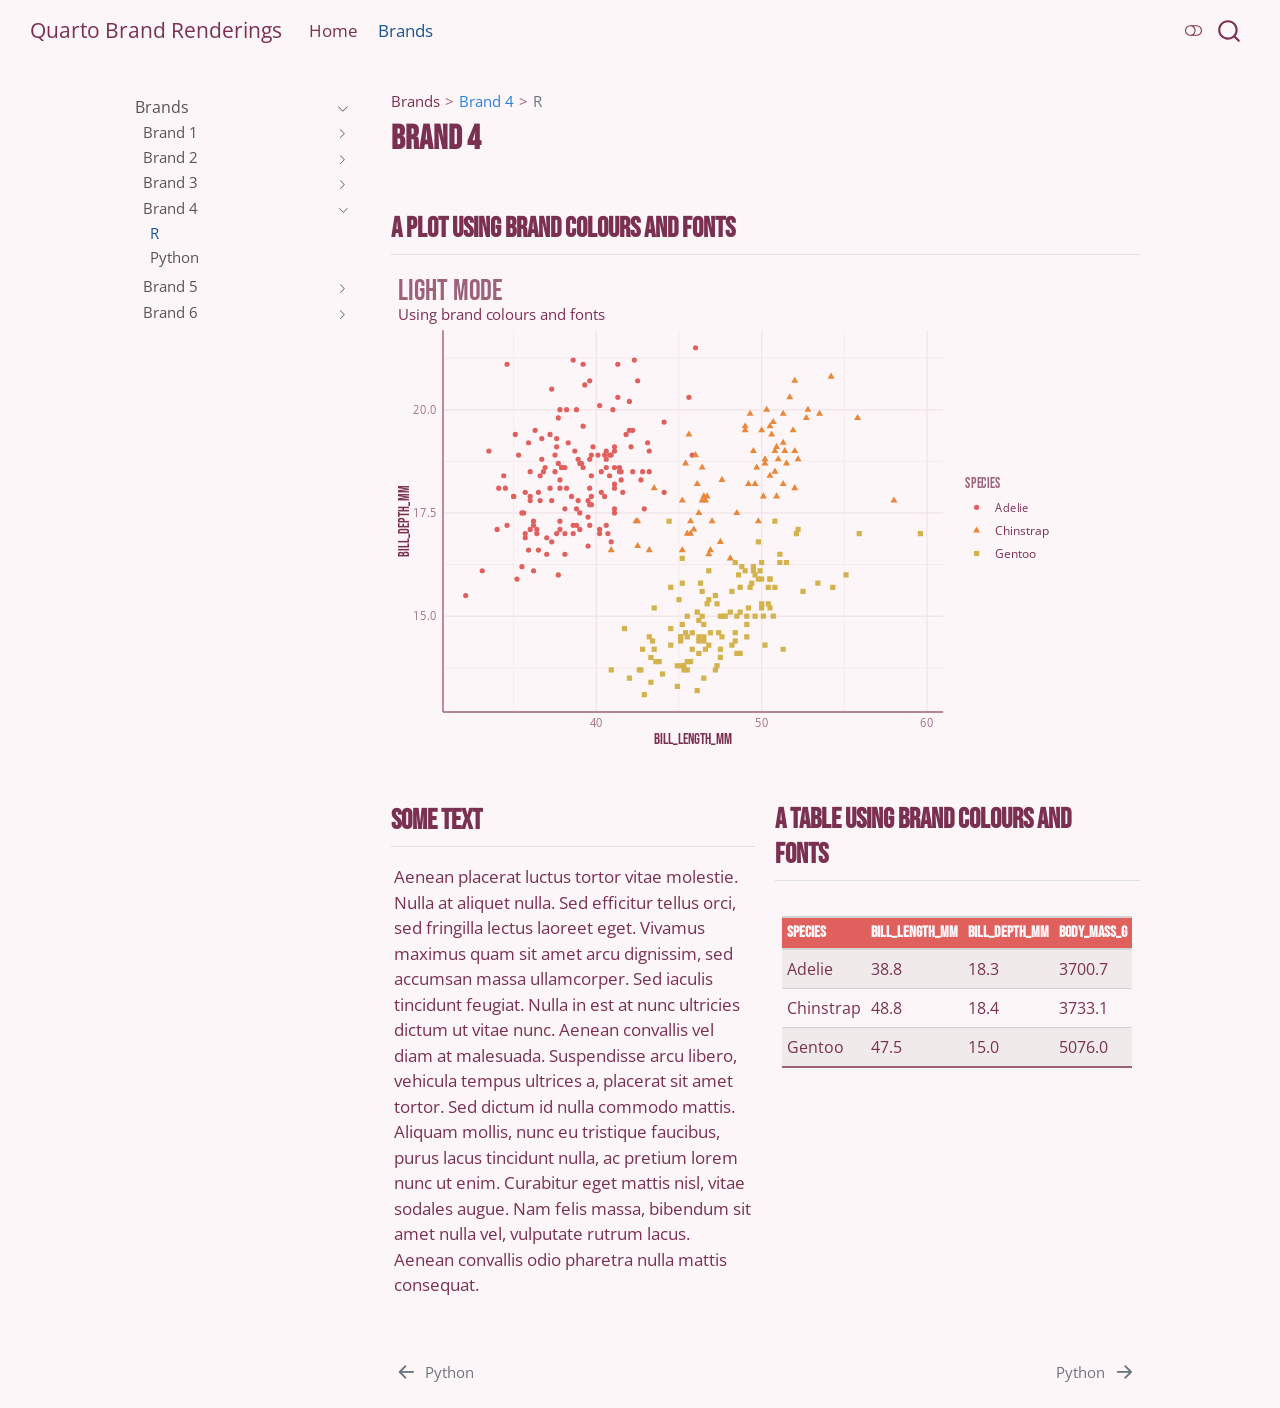
<file: docs/brands/brand-4/r.html>
<!DOCTYPE html>
<html xmlns="http://www.w3.org/1999/xhtml" lang="en" xml:lang="en"><head>

<meta charset="utf-8">
<meta name="generator" content="quarto-99.9.9">

<meta name="viewport" content="width=device-width, initial-scale=1.0, user-scalable=yes">


<title>Brand 4 – Quarto Brand Renderings</title>
<style>
/* Default styles provided by pandoc.
** See https://pandoc.org/MANUAL.html#variables-for-html for config info.
*/
code{white-space: pre-wrap;}
span.smallcaps{font-variant: small-caps;}
div.columns{display: flex; gap: min(4vw, 1.5em);}
div.column{flex: auto; overflow-x: auto;}
div.hanging-indent{margin-left: 1.5em; text-indent: -1.5em;}
ul.task-list{list-style: none;}
ul.task-list li input[type="checkbox"] {
  width: 0.8em;
  margin: 0 0.8em 0.2em -1em; /* quarto-specific, see https://github.com/quarto-dev/quarto-cli/issues/4556 */ 
  vertical-align: middle;
}
</style>


<script src="../../site_libs/quarto-nav/quarto-nav.js"></script>
<script src="../../site_libs/quarto-nav/headroom.min.js"></script>
<script src="../../site_libs/clipboard/clipboard.min.js"></script>
<script src="../../site_libs/quarto-search/autocomplete.umd.js"></script>
<script src="../../site_libs/quarto-search/fuse.min.js"></script>
<script src="../../site_libs/quarto-search/quarto-search.js"></script>
<meta name="quarto:offset" content="../../">
<link href="../../brands/brand-4/python.html" rel="next">
<link href="../../brands/brand-3/python.html" rel="prev">
<script src="../../site_libs/quarto-html/quarto.js" type="module"></script>
<script src="../../site_libs/quarto-html/tabsets/tabsets.js" type="module"></script>
<script src="../../site_libs/quarto-html/popper.min.js"></script>
<script src="../../site_libs/quarto-html/tippy.umd.min.js"></script>
<script src="../../site_libs/quarto-html/anchor.min.js"></script>
<link href="../../site_libs/quarto-html/tippy.css" rel="stylesheet">
<link href="../../site_libs/quarto-html/quarto-syntax-highlighting-12b1f7850ace9c479a7379a0388e1c50.css" rel="stylesheet" class="quarto-color-scheme" id="quarto-text-highlighting-styles">
<link href="../../site_libs/quarto-html/quarto-syntax-highlighting-dark-12b1f7850ace9c479a7379a0388e1c50.css" rel="stylesheet" class="quarto-color-scheme quarto-color-alternate" id="quarto-text-highlighting-styles">
<link href="../../site_libs/quarto-html/quarto-syntax-highlighting-12b1f7850ace9c479a7379a0388e1c50.css" rel="stylesheet" class="quarto-color-scheme-extra" id="quarto-text-highlighting-styles">
<script src="../../site_libs/bootstrap/bootstrap.min.js"></script>
<link href="../../site_libs/bootstrap/bootstrap-icons.css" rel="stylesheet">
<link href="../../site_libs/bootstrap/bootstrap-2a39b0180337b63d676f38843564830c.min.css" rel="stylesheet" append-hash="true" class="quarto-color-scheme" id="quarto-bootstrap" data-mode="light">
<link href="../../site_libs/bootstrap/bootstrap-dark-9e64fc063647ecaeaf8b10071eacb235.min.css" rel="stylesheet" append-hash="true" class="quarto-color-scheme quarto-color-alternate" id="quarto-bootstrap" data-mode="dark">
<link href="../../site_libs/bootstrap/bootstrap-2a39b0180337b63d676f38843564830c.min.css" rel="stylesheet" append-hash="true" class="quarto-color-scheme-extra" id="quarto-bootstrap" data-mode="light">
<script id="quarto-search-options" type="application/json">{
  "location": "navbar",
  "copy-button": false,
  "collapse-after": 3,
  "panel-placement": "end",
  "type": "overlay",
  "limit": 50,
  "keyboard-shortcut": [
    "f",
    "/",
    "s"
  ],
  "show-item-context": false,
  "language": {
    "search-no-results-text": "No results",
    "search-matching-documents-text": "matching documents",
    "search-copy-link-title": "Copy link to search",
    "search-hide-matches-text": "Hide additional matches",
    "search-more-match-text": "more match in this document",
    "search-more-matches-text": "more matches in this document",
    "search-clear-button-title": "Clear",
    "search-text-placeholder": "",
    "search-detached-cancel-button-title": "Cancel",
    "search-submit-button-title": "Submit",
    "search-label": "Search"
  }
}</script>


</head>

<body class="nav-sidebar floating nav-fixed fullcontent quarto-light"><script id="quarto-html-before-body" type="application/javascript">
    const toggleBodyColorMode = (bsSheetEl) => {
      const mode = bsSheetEl.getAttribute("data-mode");
      const bodyEl = window.document.querySelector("body");
      if (mode === "dark") {
        bodyEl.classList.add("quarto-dark");
        bodyEl.classList.remove("quarto-light");
      } else {
        bodyEl.classList.add("quarto-light");
        bodyEl.classList.remove("quarto-dark");
      }
    }
    const toggleBodyColorPrimary = () => {
      const bsSheetEl = window.document.querySelector("link#quarto-bootstrap:not([rel=disabled-stylesheet])");
      if (bsSheetEl) {
        toggleBodyColorMode(bsSheetEl);
      }
    }
    const setColorSchemeToggle = (alternate) => {
      const toggles = window.document.querySelectorAll('.quarto-color-scheme-toggle');
      for (let i=0; i < toggles.length; i++) {
        const toggle = toggles[i];
        if (toggle) {
          if (alternate) {
            toggle.classList.add("alternate");
          } else {
            toggle.classList.remove("alternate");
          }
        }
      }
    };
    const toggleColorMode = (alternate) => {
      // Switch the stylesheets
      const primaryStylesheets = window.document.querySelectorAll('link.quarto-color-scheme:not(.quarto-color-alternate)');
      const alternateStylesheets = window.document.querySelectorAll('link.quarto-color-scheme.quarto-color-alternate');
      manageTransitions('#quarto-margin-sidebar .nav-link', false);
      if (alternate) {
        // note: dark is layered on light, we don't disable primary!
        enableStylesheet(alternateStylesheets);
        for (const sheetNode of alternateStylesheets) {
          if (sheetNode.id === "quarto-bootstrap") {
            toggleBodyColorMode(sheetNode);
          }
        }
      } else {
        disableStylesheet(alternateStylesheets);
        enableStylesheet(primaryStylesheets)
        toggleBodyColorPrimary();
      }
      manageTransitions('#quarto-margin-sidebar .nav-link', true);
      // Switch the toggles
      setColorSchemeToggle(alternate)
      // Hack to workaround the fact that safari doesn't
      // properly recolor the scrollbar when toggling (#1455)
      if (navigator.userAgent.indexOf('Safari') > 0 && navigator.userAgent.indexOf('Chrome') == -1) {
        manageTransitions("body", false);
        window.scrollTo(0, 1);
        setTimeout(() => {
          window.scrollTo(0, 0);
          manageTransitions("body", true);
        }, 40);
      }
    }
    const disableStylesheet = (stylesheets) => {
      for (let i=0; i < stylesheets.length; i++) {
        const stylesheet = stylesheets[i];
        stylesheet.rel = 'disabled-stylesheet';
      }
    }
    const enableStylesheet = (stylesheets) => {
      for (let i=0; i < stylesheets.length; i++) {
        const stylesheet = stylesheets[i];
        if(stylesheet.rel !== 'stylesheet') { // for Chrome, which will still FOUC without this check
          stylesheet.rel = 'stylesheet';
        }
      }
    }
    const manageTransitions = (selector, allowTransitions) => {
      const els = window.document.querySelectorAll(selector);
      for (let i=0; i < els.length; i++) {
        const el = els[i];
        if (allowTransitions) {
          el.classList.remove('notransition');
        } else {
          el.classList.add('notransition');
        }
      }
    }
    const isFileUrl = () => {
      return window.location.protocol === 'file:';
    }
    const hasAlternateSentinel = () => {
      let styleSentinel = getColorSchemeSentinel();
      if (styleSentinel !== null) {
        return styleSentinel === "alternate";
      } else {
        return false;
      }
    }
    const setStyleSentinel = (alternate) => {
      const value = alternate ? "alternate" : "default";
      if (!isFileUrl()) {
        window.localStorage.setItem("quarto-color-scheme", value);
      } else {
        localAlternateSentinel = value;
      }
    }
    const getColorSchemeSentinel = () => {
      if (!isFileUrl()) {
        const storageValue = window.localStorage.getItem("quarto-color-scheme");
        return storageValue != null ? storageValue : localAlternateSentinel;
      } else {
        return localAlternateSentinel;
      }
    }
    const toggleGiscusIfUsed = (isAlternate, darkModeDefault) => {
      const baseTheme = document.querySelector('#giscus-base-theme')?.value ?? 'light';
      const alternateTheme = document.querySelector('#giscus-alt-theme')?.value ?? 'dark';
      let newTheme = '';
      if(authorPrefersDark) {
        newTheme = isAlternate ? baseTheme : alternateTheme;
      } else {
        newTheme = isAlternate ? alternateTheme : baseTheme;
      }
      const changeGiscusTheme = () => {
        // From: https://github.com/giscus/giscus/issues/336
        const sendMessage = (message) => {
          const iframe = document.querySelector('iframe.giscus-frame');
          if (!iframe) return;
          iframe.contentWindow.postMessage({ giscus: message }, 'https://giscus.app');
        }
        sendMessage({
          setConfig: {
            theme: newTheme
          }
        });
      }
      const isGiscussLoaded = window.document.querySelector('iframe.giscus-frame') !== null;
      if (isGiscussLoaded) {
        changeGiscusTheme();
      }
    };
    const authorPrefersDark = false;
    const darkModeDefault = authorPrefersDark;
      document.querySelector('link#quarto-text-highlighting-styles.quarto-color-scheme-extra').rel = 'disabled-stylesheet';
      document.querySelector('link#quarto-bootstrap.quarto-color-scheme-extra').rel = 'disabled-stylesheet';
    let localAlternateSentinel = darkModeDefault ? 'alternate' : 'default';
    // Dark / light mode switch
    window.quartoToggleColorScheme = () => {
      // Read the current dark / light value
      let toAlternate = !hasAlternateSentinel();
      toggleColorMode(toAlternate);
      setStyleSentinel(toAlternate);
      toggleGiscusIfUsed(toAlternate, darkModeDefault);
      window.dispatchEvent(new Event('resize'));
    };
    // Switch to dark mode if need be
    if (hasAlternateSentinel()) {
      toggleColorMode(true);
    } else {
      toggleColorMode(false);
    }
  </script>

<div id="quarto-search-results"></div>
  <header id="quarto-header" class="headroom fixed-top">
    <nav class="navbar navbar-expand-lg " data-bs-theme="dark">
      <div class="navbar-container container-fluid">
      <div class="navbar-brand-container mx-auto">
    <a class="navbar-brand" href="../../index.html">
    <span class="navbar-title">Quarto Brand Renderings</span>
    </a>
  </div>
            <div id="quarto-search" class="" title="Search"></div>
          <button class="navbar-toggler" type="button" data-bs-toggle="collapse" data-bs-target="#navbarCollapse" aria-controls="navbarCollapse" role="menu" aria-expanded="false" aria-label="Toggle navigation" onclick="if (window.quartoToggleHeadroom) { window.quartoToggleHeadroom(); }">
  <span class="navbar-toggler-icon"></span>
</button>
          <div class="collapse navbar-collapse" id="navbarCollapse">
            <ul class="navbar-nav navbar-nav-scroll me-auto">
  <li class="nav-item">
    <a class="nav-link" href="../../index.html"> 
<span class="menu-text">Home</span></a>
  </li>  
  <li class="nav-item">
    <a class="nav-link active" href="../../brands/brand-1/r.html" aria-current="page"> 
<span class="menu-text">Brands</span></a>
  </li>  
</ul>
          </div> <!-- /navcollapse -->
            <div class="quarto-navbar-tools">
  <a href="" class="quarto-color-scheme-toggle quarto-navigation-tool  px-1" onclick="window.quartoToggleColorScheme(); return false;" title="Toggle dark mode"><i class="bi"></i></a>
</div>
      </div> <!-- /container-fluid -->
    </nav>
  <nav class="quarto-secondary-nav">
    <div class="container-fluid d-flex">
      <button type="button" class="quarto-btn-toggle btn" data-bs-toggle="collapse" role="button" data-bs-target=".quarto-sidebar-collapse-item" aria-controls="quarto-sidebar" aria-expanded="false" aria-label="Toggle sidebar navigation" onclick="if (window.quartoToggleHeadroom) { window.quartoToggleHeadroom(); }">
        <i class="bi bi-layout-text-sidebar-reverse"></i>
      </button>
        <nav class="quarto-page-breadcrumbs" aria-label="breadcrumb"><ol class="breadcrumb"><li class="breadcrumb-item">Brands</li><li class="breadcrumb-item"><a href="../../brands/brand-4/r.html">Brand 4</a></li><li class="breadcrumb-item"><a href="../../brands/brand-4/r.html">R</a></li></ol></nav>
        <a class="flex-grow-1" role="navigation" data-bs-toggle="collapse" data-bs-target=".quarto-sidebar-collapse-item" aria-controls="quarto-sidebar" aria-expanded="false" aria-label="Toggle sidebar navigation" onclick="if (window.quartoToggleHeadroom) { window.quartoToggleHeadroom(); }">      
        </a>
    </div>
  </nav>
</header>
<!-- content -->
<div id="quarto-content" class="quarto-container page-columns page-rows-contents page-layout-article page-navbar">
<!-- sidebar -->
  <nav id="quarto-sidebar" class="sidebar collapse collapse-horizontal quarto-sidebar-collapse-item sidebar-navigation floating overflow-auto">
    <div class="sidebar-menu-container"> 
    <ul class="list-unstyled mt-1">
        <li class="sidebar-item sidebar-item-section">
      <div class="sidebar-item-container"> 
            <a class="sidebar-item-text sidebar-link text-start" data-bs-toggle="collapse" data-bs-target="#quarto-sidebar-section-1" role="navigation" aria-expanded="true">
 <span class="menu-text">Brands</span></a>
          <a class="sidebar-item-toggle text-start" data-bs-toggle="collapse" data-bs-target="#quarto-sidebar-section-1" role="navigation" aria-expanded="true" aria-label="Toggle section">
            <i class="bi bi-chevron-right ms-2"></i>
          </a> 
      </div>
      <ul id="quarto-sidebar-section-1" class="collapse list-unstyled sidebar-section depth1 show">  
          <li class="sidebar-item sidebar-item-section">
      <div class="sidebar-item-container"> 
            <a class="sidebar-item-text sidebar-link text-start collapsed" data-bs-toggle="collapse" data-bs-target="#quarto-sidebar-section-2" role="navigation" aria-expanded="false">
 <span class="menu-text">Brand 1</span></a>
          <a class="sidebar-item-toggle text-start collapsed" data-bs-toggle="collapse" data-bs-target="#quarto-sidebar-section-2" role="navigation" aria-expanded="false" aria-label="Toggle section">
            <i class="bi bi-chevron-right ms-2"></i>
          </a> 
      </div>
      <ul id="quarto-sidebar-section-2" class="collapse list-unstyled sidebar-section depth2 ">  
          <li class="sidebar-item">
  <div class="sidebar-item-container"> 
  <a href="../../brands/brand-1/r.html" class="sidebar-item-text sidebar-link">
 <span class="menu-text">R</span></a>
  </div>
</li>
          <li class="sidebar-item">
  <div class="sidebar-item-container"> 
  <a href="../../brands/brand-1/python.html" class="sidebar-item-text sidebar-link">
 <span class="menu-text">Python</span></a>
  </div>
</li>
      </ul>
  </li>
          <li class="sidebar-item sidebar-item-section">
      <div class="sidebar-item-container"> 
            <a class="sidebar-item-text sidebar-link text-start collapsed" data-bs-toggle="collapse" data-bs-target="#quarto-sidebar-section-3" role="navigation" aria-expanded="false">
 <span class="menu-text">Brand 2</span></a>
          <a class="sidebar-item-toggle text-start collapsed" data-bs-toggle="collapse" data-bs-target="#quarto-sidebar-section-3" role="navigation" aria-expanded="false" aria-label="Toggle section">
            <i class="bi bi-chevron-right ms-2"></i>
          </a> 
      </div>
      <ul id="quarto-sidebar-section-3" class="collapse list-unstyled sidebar-section depth2 ">  
          <li class="sidebar-item">
  <div class="sidebar-item-container"> 
  <a href="../../brands/brand-2/r.html" class="sidebar-item-text sidebar-link">
 <span class="menu-text">R</span></a>
  </div>
</li>
          <li class="sidebar-item">
  <div class="sidebar-item-container"> 
  <a href="../../brands/brand-2/python.html" class="sidebar-item-text sidebar-link">
 <span class="menu-text">Python</span></a>
  </div>
</li>
      </ul>
  </li>
          <li class="sidebar-item sidebar-item-section">
      <div class="sidebar-item-container"> 
            <a class="sidebar-item-text sidebar-link text-start collapsed" data-bs-toggle="collapse" data-bs-target="#quarto-sidebar-section-4" role="navigation" aria-expanded="false">
 <span class="menu-text">Brand 3</span></a>
          <a class="sidebar-item-toggle text-start collapsed" data-bs-toggle="collapse" data-bs-target="#quarto-sidebar-section-4" role="navigation" aria-expanded="false" aria-label="Toggle section">
            <i class="bi bi-chevron-right ms-2"></i>
          </a> 
      </div>
      <ul id="quarto-sidebar-section-4" class="collapse list-unstyled sidebar-section depth2 ">  
          <li class="sidebar-item">
  <div class="sidebar-item-container"> 
  <a href="../../brands/brand-3/r.html" class="sidebar-item-text sidebar-link">
 <span class="menu-text">R</span></a>
  </div>
</li>
          <li class="sidebar-item">
  <div class="sidebar-item-container"> 
  <a href="../../brands/brand-3/python.html" class="sidebar-item-text sidebar-link">
 <span class="menu-text">Python</span></a>
  </div>
</li>
      </ul>
  </li>
          <li class="sidebar-item sidebar-item-section">
      <div class="sidebar-item-container"> 
            <a class="sidebar-item-text sidebar-link text-start" data-bs-toggle="collapse" data-bs-target="#quarto-sidebar-section-5" role="navigation" aria-expanded="true">
 <span class="menu-text">Brand 4</span></a>
          <a class="sidebar-item-toggle text-start" data-bs-toggle="collapse" data-bs-target="#quarto-sidebar-section-5" role="navigation" aria-expanded="true" aria-label="Toggle section">
            <i class="bi bi-chevron-right ms-2"></i>
          </a> 
      </div>
      <ul id="quarto-sidebar-section-5" class="collapse list-unstyled sidebar-section depth2 show">  
          <li class="sidebar-item">
  <div class="sidebar-item-container"> 
  <a href="../../brands/brand-4/r.html" class="sidebar-item-text sidebar-link active">
 <span class="menu-text">R</span></a>
  </div>
</li>
          <li class="sidebar-item">
  <div class="sidebar-item-container"> 
  <a href="../../brands/brand-4/python.html" class="sidebar-item-text sidebar-link">
 <span class="menu-text">Python</span></a>
  </div>
</li>
      </ul>
  </li>
          <li class="sidebar-item sidebar-item-section">
      <div class="sidebar-item-container"> 
            <a class="sidebar-item-text sidebar-link text-start collapsed" data-bs-toggle="collapse" data-bs-target="#quarto-sidebar-section-6" role="navigation" aria-expanded="false">
 <span class="menu-text">Brand 5</span></a>
          <a class="sidebar-item-toggle text-start collapsed" data-bs-toggle="collapse" data-bs-target="#quarto-sidebar-section-6" role="navigation" aria-expanded="false" aria-label="Toggle section">
            <i class="bi bi-chevron-right ms-2"></i>
          </a> 
      </div>
      <ul id="quarto-sidebar-section-6" class="collapse list-unstyled sidebar-section depth2 ">  
          <li class="sidebar-item">
  <div class="sidebar-item-container"> 
  <a href="../../brands/brand-5/r.html" class="sidebar-item-text sidebar-link">
 <span class="menu-text">R</span></a>
  </div>
</li>
          <li class="sidebar-item">
  <div class="sidebar-item-container"> 
  <a href="../../brands/brand-5/python.html" class="sidebar-item-text sidebar-link">
 <span class="menu-text">Python</span></a>
  </div>
</li>
      </ul>
  </li>
          <li class="sidebar-item sidebar-item-section">
      <div class="sidebar-item-container"> 
            <a class="sidebar-item-text sidebar-link text-start collapsed" data-bs-toggle="collapse" data-bs-target="#quarto-sidebar-section-7" role="navigation" aria-expanded="false">
 <span class="menu-text">Brand 6</span></a>
          <a class="sidebar-item-toggle text-start collapsed" data-bs-toggle="collapse" data-bs-target="#quarto-sidebar-section-7" role="navigation" aria-expanded="false" aria-label="Toggle section">
            <i class="bi bi-chevron-right ms-2"></i>
          </a> 
      </div>
      <ul id="quarto-sidebar-section-7" class="collapse list-unstyled sidebar-section depth2 ">  
          <li class="sidebar-item">
  <div class="sidebar-item-container"> 
  <a href="../../brands/brand-6/r.html" class="sidebar-item-text sidebar-link">
 <span class="menu-text">R</span></a>
  </div>
</li>
          <li class="sidebar-item">
  <div class="sidebar-item-container"> 
  <a href="../../brands/brand-6/python.html" class="sidebar-item-text sidebar-link">
 <span class="menu-text">Python</span></a>
  </div>
</li>
      </ul>
  </li>
      </ul>
  </li>
    </ul>
    </div>
</nav>
<div id="quarto-sidebar-glass" class="quarto-sidebar-collapse-item" data-bs-toggle="collapse" data-bs-target=".quarto-sidebar-collapse-item"></div>
<!-- margin-sidebar -->
    
<!-- main -->
<main class="content" id="quarto-document-content">


<header id="title-block-header" class="quarto-title-block default"><nav class="quarto-page-breadcrumbs quarto-title-breadcrumbs d-none d-lg-block" aria-label="breadcrumb"><ol class="breadcrumb"><li class="breadcrumb-item">Brands</li><li class="breadcrumb-item"><a href="../../brands/brand-4/r.html">Brand 4</a></li><li class="breadcrumb-item"><a href="../../brands/brand-4/r.html">R</a></li></ol></nav>
<div class="quarto-title">
<h1 class="title">Brand 4</h1>
</div>



<div class="quarto-title-meta">

    
  
    
  </div>
  


</header>


<div class="quarto-layout-panel" data-layout="[[1], [1, 1]]">
<div class="quarto-layout-row">
<section id="a-plot-using-brand-colours-and-fonts" class="level2 quarto-layout-cell" style="flex-basis: 100.0%;justify-content: flex-start;">
<h2 class="anchored" data-anchor-id="a-plot-using-brand-colours-and-fonts">A plot using brand colours and fonts</h2>
<div class="cell" data-renderings="[&quot;light&quot;,&quot;dark&quot;]">
<div class="cell-output-display light-content">
<p><svg xmlns="http://www.w3.org/2000/svg" xlink="http://www.w3.org/1999/xlink" width="504.00pt" height="360.00pt" viewbox="0 0 504.00 360.00">
<g class="svglite">
<defs>
  <style type="text/css">
    @import url('https://fonts.bunny.net/css2?family=Bebas+Neue&display=swap');
    @import url('https://fonts.bunny.net/css2?family=Open+Sans&display=swap');
    @import url('https://fonts.bunny.net/css2?family=IBM+Plex+Mono&display=swap');
    .svglite line, .svglite polyline, .svglite polygon, .svglite path, .svglite rect, .svglite circle {
      fill: none;
      stroke: #000000;
      stroke-linecap: round;
      stroke-linejoin: round;
      stroke-miterlimit: 10.00;
    }
    .svglite text {
      white-space: pre;
    }
    .svglite g.glyphgroup path {
      fill: inherit;
      stroke: none;
    }
  </style>
</defs>
<rect width="100%" height="100%" style="stroke: none; fill: #FFFFFF;"></rect>
<defs>
  <clippath id="cpMC4wMHw1MDQuMDB8MC4wMHwzNjAuMDA=">
    <rect x="0.00" y="0.00" width="504.00" height="360.00"></rect>
  </clippath>
</defs>
<g clip-path="url(#cpMC4wMHw1MDQuMDB8MC4wMHwzNjAuMDA=)">
<rect x="0.000000000000064" y="0.00" width="504.00" height="360.00" style="stroke-width: 1.07; stroke: none; fill: #FDF6F8;"></rect>
</g>
<defs>
  <clippath id="cpMzguOTh8NDE0LjExfDQzLjc4fDMzMC4wMw==">
    <rect x="38.98" y="43.78" width="375.13" height="286.25"></rect>
  </clippath>
</defs>
<g clip-path="url(#cpMzguOTh8NDE0LjExfDQzLjc4fDMzMC4wMw==)">
<polyline points="38.98,296.88 414.11,296.88 " style="stroke-width: 0.53; stroke: #F3E6EB; stroke-linecap: butt;"></polyline>
<polyline points="38.98,219.44 414.11,219.44 " style="stroke-width: 0.53; stroke: #F3E6EB; stroke-linecap: butt;"></polyline>
<polyline points="38.98,141.99 414.11,141.99 " style="stroke-width: 0.53; stroke: #F3E6EB; stroke-linecap: butt;"></polyline>
<polyline points="38.98,64.54 414.11,64.54 " style="stroke-width: 0.53; stroke: #F3E6EB; stroke-linecap: butt;"></polyline>
<polyline points="91.99,330.03 91.99,43.78 " style="stroke-width: 0.53; stroke: #F3E6EB; stroke-linecap: butt;"></polyline>
<polyline points="216.00,330.03 216.00,43.78 " style="stroke-width: 0.53; stroke: #F3E6EB; stroke-linecap: butt;"></polyline>
<polyline points="340.01,330.03 340.01,43.78 " style="stroke-width: 0.53; stroke: #F3E6EB; stroke-linecap: butt;"></polyline>
<polyline points="38.98,258.16 414.11,258.16 " style="stroke-width: 1.07; stroke: #F3E6EB; stroke-linecap: butt;"></polyline>
<polyline points="38.98,180.71 414.11,180.71 " style="stroke-width: 1.07; stroke: #F3E6EB; stroke-linecap: butt;"></polyline>
<polyline points="38.98,103.26 414.11,103.26 " style="stroke-width: 1.07; stroke: #F3E6EB; stroke-linecap: butt;"></polyline>
<polyline points="154.00,330.03 154.00,43.78 " style="stroke-width: 1.07; stroke: #F3E6EB; stroke-linecap: butt;"></polyline>
<polyline points="278.01,330.03 278.01,43.78 " style="stroke-width: 1.07; stroke: #F3E6EB; stroke-linecap: butt;"></polyline>
<polyline points="402.02,330.03 402.02,43.78 " style="stroke-width: 1.07; stroke: #F3E6EB; stroke-linecap: butt;"></polyline>
<circle cx="142.84" cy="143.54" r="1.95" style="stroke-width: 0.71; stroke: none; fill: #E0605E;"></circle>
<circle cx="147.80" cy="183.81" r="1.95" style="stroke-width: 0.71; stroke: none; fill: #E0605E;"></circle>
<circle cx="157.72" cy="165.22" r="1.95" style="stroke-width: 0.71; stroke: none; fill: #E0605E;"></circle>
<circle cx="113.08" cy="124.95" r="1.95" style="stroke-width: 0.71; stroke: none; fill: #E0605E;"></circle>
<circle cx="145.32" cy="84.68" r="1.95" style="stroke-width: 0.71; stroke: none; fill: #E0605E;"></circle>
<circle cx="140.36" cy="171.42" r="1.95" style="stroke-width: 0.71; stroke: none; fill: #E0605E;"></circle>
<circle cx="144.08" cy="115.66" r="1.95" style="stroke-width: 0.71; stroke: none; fill: #E0605E;"></circle>
<circle cx="80.83" cy="162.12" r="1.95" style="stroke-width: 0.71; stroke: none; fill: #E0605E;"></circle>
<circle cx="178.80" cy="97.07" r="1.95" style="stroke-width: 0.71; stroke: none; fill: #E0605E;"></circle>
<circle cx="126.72" cy="193.10" r="1.95" style="stroke-width: 0.71; stroke: none; fill: #E0605E;"></circle>
<circle cx="126.72" cy="186.91" r="1.95" style="stroke-width: 0.71; stroke: none; fill: #E0605E;"></circle>
<circle cx="167.64" cy="177.61" r="1.95" style="stroke-width: 0.71; stroke: none; fill: #E0605E;"></circle>
<circle cx="136.64" cy="66.09" r="1.95" style="stroke-width: 0.71; stroke: none; fill: #E0605E;"></circle>
<circle cx="87.03" cy="69.19" r="1.95" style="stroke-width: 0.71; stroke: none; fill: #E0605E;"></circle>
<circle cx="111.84" cy="171.42" r="1.95" style="stroke-width: 0.71; stroke: none; fill: #E0605E;"></circle>
<circle cx="137.88" cy="134.24" r="1.95" style="stroke-width: 0.71; stroke: none; fill: #E0605E;"></circle>
<circle cx="185.00" cy="81.58" r="1.95" style="stroke-width: 0.71; stroke: none; fill: #E0605E;"></circle>
<circle cx="84.55" cy="152.83" r="1.95" style="stroke-width: 0.71; stroke: none; fill: #E0605E;"></circle>
<circle cx="228.41" cy="56.80" r="1.95" style="stroke-width: 0.71; stroke: none; fill: #E0605E;"></circle>
<circle cx="126.72" cy="155.93" r="1.95" style="stroke-width: 0.71; stroke: none; fill: #E0605E;"></circle>
<circle cx="125.48" cy="143.54" r="1.95" style="stroke-width: 0.71; stroke: none; fill: #E0605E;"></circle>
<circle cx="103.16" cy="128.05" r="1.95" style="stroke-width: 0.71; stroke: none; fill: #E0605E;"></circle>
<circle cx="131.68" cy="162.12" r="1.95" style="stroke-width: 0.71; stroke: none; fill: #E0605E;"></circle>
<circle cx="139.12" cy="190.00" r="1.95" style="stroke-width: 0.71; stroke: none; fill: #E0605E;"></circle>
<circle cx="95.72" cy="137.34" r="1.95" style="stroke-width: 0.71; stroke: none; fill: #E0605E;"></circle>
<circle cx="161.44" cy="146.63" r="1.95" style="stroke-width: 0.71; stroke: none; fill: #E0605E;"></circle>
<circle cx="160.20" cy="168.32" r="1.95" style="stroke-width: 0.71; stroke: none; fill: #E0605E;"></circle>
<circle cx="127.96" cy="146.63" r="1.95" style="stroke-width: 0.71; stroke: none; fill: #E0605E;"></circle>
<circle cx="160.20" cy="137.34" r="1.95" style="stroke-width: 0.71; stroke: none; fill: #E0605E;"></circle>
<circle cx="147.80" cy="205.49" r="1.95" style="stroke-width: 0.71; stroke: none; fill: #E0605E;"></circle>
<circle cx="119.28" cy="162.12" r="1.95" style="stroke-width: 0.71; stroke: none; fill: #E0605E;"></circle>
<circle cx="147.80" cy="171.42" r="1.95" style="stroke-width: 0.71; stroke: none; fill: #E0605E;"></circle>
<circle cx="165.16" cy="137.34" r="1.95" style="stroke-width: 0.71; stroke: none; fill: #E0605E;"></circle>
<circle cx="109.36" cy="196.20" r="1.95" style="stroke-width: 0.71; stroke: none; fill: #E0605E;"></circle>
<circle cx="144.08" cy="69.19" r="1.95" style="stroke-width: 0.71; stroke: none; fill: #E0605E;"></circle>
<circle cx="139.12" cy="103.26" r="1.95" style="stroke-width: 0.71; stroke: none; fill: #E0605E;"></circle>
<circle cx="181.28" cy="149.73" r="1.95" style="stroke-width: 0.71; stroke: none; fill: #E0605E;"></circle>
<circle cx="124.24" cy="124.95" r="1.95" style="stroke-width: 0.71; stroke: none; fill: #E0605E;"></circle>
<circle cx="151.52" cy="131.14" r="1.95" style="stroke-width: 0.71; stroke: none; fill: #E0605E;"></circle>
<circle cx="110.60" cy="165.22" r="1.95" style="stroke-width: 0.71; stroke: none; fill: #E0605E;"></circle>
<circle cx="163.92" cy="152.83" r="1.95" style="stroke-width: 0.71; stroke: none; fill: #E0605E;"></circle>
<circle cx="104.40" cy="149.73" r="1.95" style="stroke-width: 0.71; stroke: none; fill: #E0605E;"></circle>
<circle cx="204.84" cy="112.56" r="1.95" style="stroke-width: 0.71; stroke: none; fill: #E0605E;"></circle>
<circle cx="116.80" cy="199.30" r="1.95" style="stroke-width: 0.71; stroke: none; fill: #E0605E;"></circle>
<circle cx="149.04" cy="140.44" r="1.95" style="stroke-width: 0.71; stroke: none; fill: #E0605E;"></circle>
<circle cx="167.64" cy="134.24" r="1.95" style="stroke-width: 0.71; stroke: none; fill: #E0605E;"></circle>
<circle cx="123.00" cy="137.34" r="1.95" style="stroke-width: 0.71; stroke: none; fill: #E0605E;"></circle>
<circle cx="104.40" cy="168.32" r="1.95" style="stroke-width: 0.71; stroke: none; fill: #E0605E;"></circle>
<circle cx="182.52" cy="66.09" r="1.95" style="stroke-width: 0.71; stroke: none; fill: #E0605E;"></circle>
<circle cx="149.04" cy="174.52" r="1.95" style="stroke-width: 0.71; stroke: none; fill: #E0605E;"></circle>
<circle cx="155.24" cy="137.34" r="1.95" style="stroke-width: 0.71; stroke: none; fill: #E0605E;"></circle>
<circle cx="91.99" cy="168.32" r="1.95" style="stroke-width: 0.71; stroke: none; fill: #E0605E;"></circle>
<circle cx="178.80" cy="118.75" r="1.95" style="stroke-width: 0.71; stroke: none; fill: #E0605E;"></circle>
<circle cx="85.79" cy="162.12" r="1.95" style="stroke-width: 0.71; stroke: none; fill: #E0605E;"></circle>
<circle cx="171.36" cy="146.63" r="1.95" style="stroke-width: 0.71; stroke: none; fill: #E0605E;"></circle>
<circle cx="141.60" cy="180.71" r="1.95" style="stroke-width: 0.71; stroke: none; fill: #E0605E;"></circle>
<circle cx="161.44" cy="140.44" r="1.95" style="stroke-width: 0.71; stroke: none; fill: #E0605E;"></circle>
<circle cx="110.60" cy="208.59" r="1.95" style="stroke-width: 0.71; stroke: none; fill: #E0605E;"></circle>
<circle cx="124.24" cy="131.14" r="1.95" style="stroke-width: 0.71; stroke: none; fill: #E0605E;"></circle>
<circle cx="100.68" cy="199.30" r="1.95" style="stroke-width: 0.71; stroke: none; fill: #E0605E;"></circle>
<circle cx="170.12" cy="69.19" r="1.95" style="stroke-width: 0.71; stroke: none; fill: #E0605E;"></circle>
<circle cx="124.24" cy="196.20" r="1.95" style="stroke-width: 0.71; stroke: none; fill: #E0605E;"></circle>
<circle cx="167.64" cy="159.03" r="1.95" style="stroke-width: 0.71; stroke: none; fill: #E0605E;"></circle>
<circle cx="109.36" cy="193.10" r="1.95" style="stroke-width: 0.71; stroke: none; fill: #E0605E;"></circle>
<circle cx="173.84" cy="165.22" r="1.95" style="stroke-width: 0.71; stroke: none; fill: #E0605E;"></circle>
<circle cx="98.20" cy="220.98" r="1.95" style="stroke-width: 0.71; stroke: none; fill: #E0605E;"></circle>
<circle cx="167.64" cy="131.14" r="1.95" style="stroke-width: 0.71; stroke: none; fill: #E0605E;"></circle>
<circle cx="103.16" cy="208.59" r="1.95" style="stroke-width: 0.71; stroke: none; fill: #E0605E;"></circle>
<circle cx="176.32" cy="121.85" r="1.95" style="stroke-width: 0.71; stroke: none; fill: #E0605E;"></circle>
<circle cx="73.39" cy="134.24" r="1.95" style="stroke-width: 0.71; stroke: none; fill: #E0605E;"></circle>
<circle cx="150.28" cy="152.83" r="1.95" style="stroke-width: 0.71; stroke: none; fill: #E0605E;"></circle>
<circle cx="149.04" cy="190.00" r="1.95" style="stroke-width: 0.71; stroke: none; fill: #E0605E;"></circle>
<circle cx="225.92" cy="137.34" r="1.95" style="stroke-width: 0.71; stroke: none; fill: #E0605E;"></circle>
<circle cx="98.20" cy="180.71" r="1.95" style="stroke-width: 0.71; stroke: none; fill: #E0605E;"></circle>
<circle cx="188.72" cy="149.73" r="1.95" style="stroke-width: 0.71; stroke: none; fill: #E0605E;"></circle>
<circle cx="165.16" cy="202.40" r="1.95" style="stroke-width: 0.71; stroke: none; fill: #E0605E;"></circle>
<circle cx="119.28" cy="121.85" r="1.95" style="stroke-width: 0.71; stroke: none; fill: #E0605E;"></circle>
<circle cx="106.88" cy="224.08" r="1.95" style="stroke-width: 0.71; stroke: none; fill: #E0605E;"></circle>
<circle cx="180.04" cy="131.14" r="1.95" style="stroke-width: 0.71; stroke: none; fill: #E0605E;"></circle>
<circle cx="87.03" cy="190.00" r="1.95" style="stroke-width: 0.71; stroke: none; fill: #E0605E;"></circle>
<circle cx="189.96" cy="177.61" r="1.95" style="stroke-width: 0.71; stroke: none; fill: #E0605E;"></circle>
<circle cx="113.08" cy="140.44" r="1.95" style="stroke-width: 0.71; stroke: none; fill: #E0605E;"></circle>
<circle cx="93.23" cy="121.85" r="1.95" style="stroke-width: 0.71; stroke: none; fill: #E0605E;"></circle>
<circle cx="120.52" cy="171.42" r="1.95" style="stroke-width: 0.71; stroke: none; fill: #E0605E;"></circle>
<circle cx="170.12" cy="93.97" r="1.95" style="stroke-width: 0.71; stroke: none; fill: #E0605E;"></circle>
<circle cx="108.12" cy="118.75" r="1.95" style="stroke-width: 0.71; stroke: none; fill: #E0605E;"></circle>
<circle cx="115.56" cy="146.63" r="1.95" style="stroke-width: 0.71; stroke: none; fill: #E0605E;"></circle>
<circle cx="132.92" cy="128.05" r="1.95" style="stroke-width: 0.71; stroke: none; fill: #E0605E;"></circle>
<circle cx="140.36" cy="140.44" r="1.95" style="stroke-width: 0.71; stroke: none; fill: #E0605E;"></circle>
<circle cx="100.68" cy="165.22" r="1.95" style="stroke-width: 0.71; stroke: none; fill: #E0605E;"></circle>
<circle cx="167.64" cy="162.12" r="1.95" style="stroke-width: 0.71; stroke: none; fill: #E0605E;"></circle>
<circle cx="79.59" cy="193.10" r="1.95" style="stroke-width: 0.71; stroke: none; fill: #E0605E;"></circle>
<circle cx="149.04" cy="162.12" r="1.95" style="stroke-width: 0.71; stroke: none; fill: #E0605E;"></circle>
<circle cx="106.88" cy="186.91" r="1.95" style="stroke-width: 0.71; stroke: none; fill: #E0605E;"></circle>
<circle cx="163.92" cy="137.34" r="1.95" style="stroke-width: 0.71; stroke: none; fill: #E0605E;"></circle>
<circle cx="130.44" cy="146.63" r="1.95" style="stroke-width: 0.71; stroke: none; fill: #E0605E;"></circle>
<circle cx="157.72" cy="149.73" r="1.95" style="stroke-width: 0.71; stroke: none; fill: #E0605E;"></circle>
<circle cx="68.43" cy="224.08" r="1.95" style="stroke-width: 0.71; stroke: none; fill: #E0605E;"></circle>
<circle cx="193.68" cy="149.73" r="1.95" style="stroke-width: 0.71; stroke: none; fill: #E0605E;"></circle>
<circle cx="91.99" cy="168.32" r="1.95" style="stroke-width: 0.71; stroke: none; fill: #E0605E;"></circle>
<circle cx="166.40" cy="103.26" r="1.95" style="stroke-width: 0.71; stroke: none; fill: #E0605E;"></circle>
<circle cx="125.48" cy="227.18" r="1.95" style="stroke-width: 0.71; stroke: none; fill: #E0605E;"></circle>
<circle cx="126.72" cy="103.26" r="1.95" style="stroke-width: 0.71; stroke: none; fill: #E0605E;"></circle>
<circle cx="127.96" cy="146.63" r="1.95" style="stroke-width: 0.71; stroke: none; fill: #E0605E;"></circle>
<circle cx="150.28" cy="137.34" r="1.95" style="stroke-width: 0.71; stroke: none; fill: #E0605E;"></circle>
<circle cx="136.64" cy="190.00" r="1.95" style="stroke-width: 0.71; stroke: none; fill: #E0605E;"></circle>
<circle cx="131.68" cy="103.26" r="1.95" style="stroke-width: 0.71; stroke: none; fill: #E0605E;"></circle>
<circle cx="130.44" cy="196.20" r="1.95" style="stroke-width: 0.71; stroke: none; fill: #E0605E;"></circle>
<circle cx="193.68" cy="134.24" r="1.95" style="stroke-width: 0.71; stroke: none; fill: #E0605E;"></circle>
<circle cx="130.44" cy="211.69" r="1.95" style="stroke-width: 0.71; stroke: none; fill: #E0605E;"></circle>
<circle cx="223.44" cy="93.97" r="1.95" style="stroke-width: 0.71; stroke: none; fill: #E0605E;"></circle>
<circle cx="150.28" cy="174.52" r="1.95" style="stroke-width: 0.71; stroke: none; fill: #E0605E;"></circle>
<circle cx="181.28" cy="118.75" r="1.95" style="stroke-width: 0.71; stroke: none; fill: #E0605E;"></circle>
<circle cx="149.04" cy="81.58" r="1.95" style="stroke-width: 0.71; stroke: none; fill: #E0605E;"></circle>
<circle cx="187.48" cy="155.93" r="1.95" style="stroke-width: 0.71; stroke: none; fill: #E0605E;"></circle>
<circle cx="136.64" cy="196.20" r="1.95" style="stroke-width: 0.71; stroke: none; fill: #E0605E;"></circle>
<circle cx="120.52" cy="87.77" r="1.95" style="stroke-width: 0.71; stroke: none; fill: #E0605E;"></circle>
<circle cx="100.68" cy="196.20" r="1.95" style="stroke-width: 0.71; stroke: none; fill: #E0605E;"></circle>
<circle cx="167.64" cy="146.63" r="1.95" style="stroke-width: 0.71; stroke: none; fill: #E0605E;"></circle>
<circle cx="106.88" cy="190.00" r="1.95" style="stroke-width: 0.71; stroke: none; fill: #E0605E;"></circle>
<circle cx="125.48" cy="109.46" r="1.95" style="stroke-width: 0.71; stroke: none; fill: #E0605E;"></circle>
<circle cx="156.48" cy="196.20" r="1.95" style="stroke-width: 0.71; stroke: none; fill: #E0605E;"></circle>
<circle cx="171.36" cy="149.73" r="1.95" style="stroke-width: 0.71; stroke: none; fill: #E0605E;"></circle>
<circle cx="94.48" cy="230.28" r="1.95" style="stroke-width: 0.71; stroke: none; fill: #E0605E;"></circle>
<circle cx="161.44" cy="134.24" r="1.95" style="stroke-width: 0.71; stroke: none; fill: #E0605E;"></circle>
<circle cx="139.12" cy="177.61" r="1.95" style="stroke-width: 0.71; stroke: none; fill: #E0605E;"></circle>
<circle cx="172.60" cy="155.93" r="1.95" style="stroke-width: 0.71; stroke: none; fill: #E0605E;"></circle>
<circle cx="141.60" cy="193.10" r="1.95" style="stroke-width: 0.71; stroke: none; fill: #E0605E;"></circle>
<circle cx="204.84" cy="165.22" r="1.95" style="stroke-width: 0.71; stroke: none; fill: #E0605E;"></circle>
<circle cx="135.40" cy="168.32" r="1.95" style="stroke-width: 0.71; stroke: none; fill: #E0605E;"></circle>
<circle cx="192.44" cy="128.05" r="1.95" style="stroke-width: 0.71; stroke: none; fill: #E0605E;"></circle>
<circle cx="114.32" cy="149.73" r="1.95" style="stroke-width: 0.71; stroke: none; fill: #E0605E;"></circle>
<circle cx="123.00" cy="149.73" r="1.95" style="stroke-width: 0.71; stroke: none; fill: #E0605E;"></circle>
<circle cx="130.44" cy="177.61" r="1.95" style="stroke-width: 0.71; stroke: none; fill: #E0605E;"></circle>
<circle cx="167.64" cy="180.71" r="1.95" style="stroke-width: 0.71; stroke: none; fill: #E0605E;"></circle>
<circle cx="99.44" cy="180.71" r="1.95" style="stroke-width: 0.71; stroke: none; fill: #E0605E;"></circle>
<circle cx="156.48" cy="100.17" r="1.95" style="stroke-width: 0.71; stroke: none; fill: #E0605E;"></circle>
<circle cx="116.80" cy="211.69" r="1.95" style="stroke-width: 0.71; stroke: none; fill: #E0605E;"></circle>
<circle cx="150.28" cy="168.32" r="1.95" style="stroke-width: 0.71; stroke: none; fill: #E0605E;"></circle>
<circle cx="156.48" cy="193.10" r="1.95" style="stroke-width: 0.71; stroke: none; fill: #E0605E;"></circle>
<circle cx="161.44" cy="190.00" r="1.95" style="stroke-width: 0.71; stroke: none; fill: #E0605E;"></circle>
<circle cx="56.03" cy="242.67" r="1.95" style="stroke-width: 0.71; stroke: none; fill: #E0605E;"></circle>
<circle cx="162.68" cy="196.20" r="1.95" style="stroke-width: 0.71; stroke: none; fill: #E0605E;"></circle>
<circle cx="120.52" cy="202.40" r="1.95" style="stroke-width: 0.71; stroke: none; fill: #E0605E;"></circle>
<circle cx="141.60" cy="143.54" r="1.95" style="stroke-width: 0.71; stroke: none; fill: #E0605E;"></circle>
<circle cx="144.08" cy="146.63" r="1.95" style="stroke-width: 0.71; stroke: none; fill: #E0605E;"></circle>
<circle cx="111.84" cy="152.83" r="1.95" style="stroke-width: 0.71; stroke: none; fill: #E0605E;"></circle>
<circle cx="104.40" cy="171.42" r="1.95" style="stroke-width: 0.71; stroke: none; fill: #E0605E;"></circle>
<circle cx="126.72" cy="162.12" r="1.95" style="stroke-width: 0.71; stroke: none; fill: #E0605E;"></circle>
<circle cx="104.40" cy="193.10" r="1.95" style="stroke-width: 0.71; stroke: none; fill: #E0605E;"></circle>
<circle cx="172.60" cy="149.73" r="1.95" style="stroke-width: 0.71; stroke: none; fill: #E0605E;"></circle>
<polygon points="227.69,315.88 231.60,315.88 231.60,311.97 227.69,311.97 " style="stroke-width: 0.71; stroke: none; fill: #D4B34E;"></polygon>
<polygon points="276.05,219.84 279.96,219.84 279.96,215.93 276.05,215.93 " style="stroke-width: 0.71; stroke: none; fill: #D4B34E;"></polygon>
<polygon points="259.93,287.99 263.84,287.99 263.84,284.09 259.93,284.09 " style="stroke-width: 0.71; stroke: none; fill: #D4B34E;"></polygon>
<polygon points="276.05,253.92 279.96,253.92 279.96,250.01 276.05,250.01 " style="stroke-width: 0.71; stroke: none; fill: #D4B34E;"></polygon>
<polygon points="246.29,275.60 250.20,275.60 250.20,271.69 246.29,271.69 " style="stroke-width: 0.71; stroke: none; fill: #D4B34E;"></polygon>
<polygon points="232.65,306.58 236.56,306.58 236.56,302.67 232.65,302.67 " style="stroke-width: 0.71; stroke: none; fill: #D4B34E;"></polygon>
<polygon points="219.01,272.51 222.92,272.51 222.92,268.60 219.01,268.60 " style="stroke-width: 0.71; stroke: none; fill: #D4B34E;"></polygon>
<polygon points="235.13,250.82 239.04,250.82 239.04,246.91 235.13,246.91 " style="stroke-width: 0.71; stroke: none; fill: #D4B34E;"></polygon>
<polygon points="192.97,309.68 196.88,309.68 196.88,305.77 192.97,305.77 " style="stroke-width: 0.71; stroke: none; fill: #D4B34E;"></polygon>
<polygon points="236.37,247.72 240.28,247.72 240.28,243.81 236.37,243.81 " style="stroke-width: 0.71; stroke: none; fill: #D4B34E;"></polygon>
<polygon points="163.21,300.39 167.12,300.39 167.12,296.48 163.21,296.48 " style="stroke-width: 0.71; stroke: none; fill: #D4B34E;"></polygon>
<polygon points="263.65,226.04 267.56,226.04 267.56,222.13 263.65,222.13 " style="stroke-width: 0.71; stroke: none; fill: #D4B34E;"></polygon>
<polygon points="220.25,300.39 224.16,300.39 224.16,296.48 220.25,296.48 " style="stroke-width: 0.71; stroke: none; fill: #D4B34E;"></polygon>
<polygon points="256.21,272.51 260.12,272.51 260.12,268.60 256.21,268.60 " style="stroke-width: 0.71; stroke: none; fill: #D4B34E;"></polygon>
<polygon points="223.97,272.51 227.88,272.51 227.88,268.60 223.97,268.60 " style="stroke-width: 0.71; stroke: none; fill: #D4B34E;"></polygon>
<polygon points="267.37,238.43 271.28,238.43 271.28,234.52 267.37,234.52 " style="stroke-width: 0.71; stroke: none; fill: #D4B34E;"></polygon>
<polygon points="176.85,306.58 180.76,306.58 180.76,302.67 176.85,302.67 " style="stroke-width: 0.71; stroke: none; fill: #D4B34E;"></polygon>
<polygon points="266.13,253.92 270.04,253.92 270.04,250.01 266.13,250.01 " style="stroke-width: 0.71; stroke: none; fill: #D4B34E;"></polygon>
<polygon points="228.93,275.60 232.84,275.60 232.84,271.69 228.93,271.69 " style="stroke-width: 0.71; stroke: none; fill: #D4B34E;"></polygon>
<polygon points="259.93,257.02 263.84,257.02 263.84,253.11 259.93,253.11 " style="stroke-width: 0.71; stroke: none; fill: #D4B34E;"></polygon>
<polygon points="278.53,281.80 282.44,281.80 282.44,277.89 278.53,277.89 " style="stroke-width: 0.71; stroke: none; fill: #D4B34E;"></polygon>
<polygon points="215.29,275.60 219.20,275.60 219.20,271.69 215.29,271.69 " style="stroke-width: 0.71; stroke: none; fill: #D4B34E;"></polygon>
<polygon points="232.65,275.60 236.56,275.60 236.56,271.69 232.65,271.69 " style="stroke-width: 0.71; stroke: none; fill: #D4B34E;"></polygon>
<polygon points="230.17,235.33 234.08,235.33 234.08,231.42 230.17,231.42 " style="stroke-width: 0.71; stroke: none; fill: #D4B34E;"></polygon>
<polygon points="188.01,318.97 191.92,318.97 191.92,315.06 188.01,315.06 " style="stroke-width: 0.71; stroke: none; fill: #D4B34E;"></polygon>
<polygon points="227.69,257.02 231.60,257.02 231.60,253.11 227.69,253.11 " style="stroke-width: 0.71; stroke: none; fill: #D4B34E;"></polygon>
<polygon points="207.85,281.80 211.76,281.80 211.76,277.89 207.85,277.89 " style="stroke-width: 0.71; stroke: none; fill: #D4B34E;"></polygon>
<polygon points="248.77,260.11 252.68,260.11 252.68,256.20 248.77,256.20 " style="stroke-width: 0.71; stroke: none; fill: #D4B34E;"></polygon>
<polygon points="253.73,281.80 257.64,281.80 257.64,277.89 253.73,277.89 " style="stroke-width: 0.71; stroke: none; fill: #D4B34E;"></polygon>
<polygon points="276.05,250.82 279.96,250.82 279.96,246.91 276.05,246.91 " style="stroke-width: 0.71; stroke: none; fill: #D4B34E;"></polygon>
<polygon points="242.57,250.82 246.48,250.82 246.48,246.91 242.57,246.91 " style="stroke-width: 0.71; stroke: none; fill: #D4B34E;"></polygon>
<polygon points="186.77,284.90 190.68,284.90 190.68,280.99 186.77,280.99 " style="stroke-width: 0.71; stroke: none; fill: #D4B34E;"></polygon>
<polygon points="215.29,275.60 219.20,275.60 219.20,271.69 215.29,271.69 " style="stroke-width: 0.71; stroke: none; fill: #D4B34E;"></polygon>
<polygon points="395.10,198.16 399.01,198.16 399.01,194.25 395.10,194.25 " style="stroke-width: 0.71; stroke: none; fill: #D4B34E;"></polygon>
<polygon points="264.89,266.31 268.80,266.31 268.80,262.40 264.89,262.40 " style="stroke-width: 0.71; stroke: none; fill: #D4B34E;"></polygon>
<polygon points="256.21,219.84 260.12,219.84 260.12,215.93 256.21,215.93 " style="stroke-width: 0.71; stroke: none; fill: #D4B34E;"></polygon>
<polygon points="184.29,300.39 188.20,300.39 188.20,296.48 184.29,296.48 " style="stroke-width: 0.71; stroke: none; fill: #D4B34E;"></polygon>
<polygon points="206.61,188.86 210.52,188.86 210.52,184.95 206.61,184.95 " style="stroke-width: 0.71; stroke: none; fill: #D4B34E;"></polygon>
<polygon points="201.65,303.48 205.56,303.48 205.56,299.57 201.65,299.57 " style="stroke-width: 0.71; stroke: none; fill: #D4B34E;"></polygon>
<polygon points="259.93,238.43 263.84,238.43 263.84,234.52 259.93,234.52 " style="stroke-width: 0.71; stroke: none; fill: #D4B34E;"></polygon>
<polygon points="185.53,300.39 189.44,300.39 189.44,296.48 185.53,296.48 " style="stroke-width: 0.71; stroke: none; fill: #D4B34E;"></polygon>
<polygon points="271.09,229.13 275.00,229.13 275.00,225.22 271.09,225.22 " style="stroke-width: 0.71; stroke: none; fill: #D4B34E;"></polygon>
<polygon points="217.77,300.39 221.68,300.39 221.68,296.48 217.77,296.48 " style="stroke-width: 0.71; stroke: none; fill: #D4B34E;"></polygon>
<polygon points="271.09,260.11 275.00,260.11 275.00,256.20 271.09,256.20 " style="stroke-width: 0.71; stroke: none; fill: #D4B34E;"></polygon>
<polygon points="282.25,232.23 286.16,232.23 286.16,228.32 282.25,228.32 " style="stroke-width: 0.71; stroke: none; fill: #D4B34E;"></polygon>
<polygon points="196.69,294.19 200.60,294.19 200.60,290.28 196.69,290.28 " style="stroke-width: 0.71; stroke: none; fill: #D4B34E;"></polygon>
<polygon points="220.25,294.19 224.16,294.19 224.16,290.28 220.25,290.28 " style="stroke-width: 0.71; stroke: none; fill: #D4B34E;"></polygon>
<polygon points="282.25,232.23 286.16,232.23 286.16,228.32 282.25,228.32 " style="stroke-width: 0.71; stroke: none; fill: #D4B34E;"></polygon>
<polygon points="212.81,312.78 216.72,312.78 216.72,308.87 212.81,308.87 " style="stroke-width: 0.71; stroke: none; fill: #D4B34E;"></polygon>
<polygon points="216.53,235.33 220.44,235.33 220.44,231.42 216.53,231.42 " style="stroke-width: 0.71; stroke: none; fill: #D4B34E;"></polygon>
<polygon points="233.89,284.90 237.80,284.90 237.80,280.99 233.89,280.99 " style="stroke-width: 0.71; stroke: none; fill: #D4B34E;"></polygon>
<polygon points="257.45,287.99 261.36,287.99 261.36,284.09 257.45,284.09 " style="stroke-width: 0.71; stroke: none; fill: #D4B34E;"></polygon>
<polygon points="215.29,278.70 219.20,278.70 219.20,274.79 215.29,274.79 " style="stroke-width: 0.71; stroke: none; fill: #D4B34E;"></polygon>
<polygon points="277.29,260.11 281.20,260.11 281.20,256.20 277.29,256.20 " style="stroke-width: 0.71; stroke: none; fill: #D4B34E;"></polygon>
<polygon points="232.65,278.70 236.56,278.70 236.56,274.79 232.65,274.79 " style="stroke-width: 0.71; stroke: none; fill: #D4B34E;"></polygon>
<polygon points="214.05,247.72 217.96,247.72 217.96,243.81 214.05,243.81 " style="stroke-width: 0.71; stroke: none; fill: #D4B34E;"></polygon>
<polygon points="199.17,294.19 203.08,294.19 203.08,290.28 199.17,290.28 " style="stroke-width: 0.71; stroke: none; fill: #D4B34E;"></polygon>
<polygon points="220.25,260.11 224.16,260.11 224.16,256.20 220.25,256.20 " style="stroke-width: 0.71; stroke: none; fill: #D4B34E;"></polygon>
<polygon points="191.73,275.60 195.64,275.60 195.64,271.69 191.73,271.69 " style="stroke-width: 0.71; stroke: none; fill: #D4B34E;"></polygon>
<polygon points="281.01,250.82 284.92,250.82 284.92,246.91 281.01,246.91 " style="stroke-width: 0.71; stroke: none; fill: #D4B34E;"></polygon>
<polygon points="217.77,297.29 221.68,297.29 221.68,293.38 217.77,293.38 " style="stroke-width: 0.71; stroke: none; fill: #D4B34E;"></polygon>
<polygon points="228.93,263.21 232.84,263.21 232.84,259.30 228.93,259.30 " style="stroke-width: 0.71; stroke: none; fill: #D4B34E;"></polygon>
<polygon points="222.73,294.19 226.64,294.19 226.64,290.28 222.73,290.28 " style="stroke-width: 0.71; stroke: none; fill: #D4B34E;"></polygon>
<polygon points="329.38,238.43 333.29,238.43 333.29,234.52 329.38,234.52 " style="stroke-width: 0.71; stroke: none; fill: #D4B34E;"></polygon>
<polygon points="223.97,284.90 227.88,284.90 227.88,280.99 223.97,280.99 " style="stroke-width: 0.71; stroke: none; fill: #D4B34E;"></polygon>
<polygon points="273.57,204.35 277.48,204.35 277.48,200.44 273.57,200.44 " style="stroke-width: 0.71; stroke: none; fill: #D4B34E;"></polygon>
<polygon points="228.93,278.70 232.84,278.70 232.84,274.79 228.93,274.79 " style="stroke-width: 0.71; stroke: none; fill: #D4B34E;"></polygon>
<polygon points="269.85,222.94 273.76,222.94 273.76,219.03 269.85,219.03 " style="stroke-width: 0.71; stroke: none; fill: #D4B34E;"></polygon>
<polygon points="195.45,284.90 199.36,284.90 199.36,280.99 195.45,280.99 " style="stroke-width: 0.71; stroke: none; fill: #D4B34E;"></polygon>
<polygon points="284.73,260.11 288.64,260.11 288.64,256.20 284.73,256.20 " style="stroke-width: 0.71; stroke: none; fill: #D4B34E;"></polygon>
<polygon points="247.53,260.11 251.44,260.11 251.44,256.20 247.53,256.20 " style="stroke-width: 0.71; stroke: none; fill: #D4B34E;"></polygon>
<polygon points="231.41,241.53 235.32,241.53 235.32,237.62 231.41,237.62 " style="stroke-width: 0.71; stroke: none; fill: #D4B34E;"></polygon>
<polygon points="253.73,241.53 257.64,241.53 257.64,237.62 253.73,237.62 " style="stroke-width: 0.71; stroke: none; fill: #D4B34E;"></polygon>
<polygon points="232.65,266.31 236.56,266.31 236.56,262.40 232.65,262.40 " style="stroke-width: 0.71; stroke: none; fill: #D4B34E;"></polygon>
<polygon points="231.41,260.11 235.32,260.11 235.32,256.20 231.41,256.20 " style="stroke-width: 0.71; stroke: none; fill: #D4B34E;"></polygon>
<polygon points="258.69,229.13 262.60,229.13 262.60,225.22 258.69,225.22 " style="stroke-width: 0.71; stroke: none; fill: #D4B34E;"></polygon>
<polygon points="245.05,284.90 248.96,284.90 248.96,280.99 245.05,280.99 " style="stroke-width: 0.71; stroke: none; fill: #D4B34E;"></polygon>
<polygon points="289.69,219.84 293.60,219.84 293.60,215.93 289.69,215.93 " style="stroke-width: 0.71; stroke: none; fill: #D4B34E;"></polygon>
<polygon points="216.53,297.29 220.44,297.29 220.44,293.38 216.53,293.38 " style="stroke-width: 0.71; stroke: none; fill: #D4B34E;"></polygon>
<polygon points="216.53,216.74 220.44,216.74 220.44,212.83 216.53,212.83 " style="stroke-width: 0.71; stroke: none; fill: #D4B34E;"></polygon>
<polygon points="264.89,275.60 268.80,275.60 268.80,271.69 264.89,271.69 " style="stroke-width: 0.71; stroke: none; fill: #D4B34E;"></polygon>
<polygon points="307.06,241.53 310.97,241.53 310.97,237.62 307.06,237.62 " style="stroke-width: 0.71; stroke: none; fill: #D4B34E;"></polygon>
<polygon points="243.81,272.51 247.72,272.51 247.72,268.60 243.81,268.60 " style="stroke-width: 0.71; stroke: none; fill: #D4B34E;"></polygon>
<polygon points="276.05,232.23 279.96,232.23 279.96,228.32 276.05,228.32 " style="stroke-width: 0.71; stroke: none; fill: #D4B34E;"></polygon>
<polygon points="212.81,297.29 216.72,297.29 216.72,293.38 212.81,293.38 " style="stroke-width: 0.71; stroke: none; fill: #D4B34E;"></polygon>
<polygon points="285.97,188.86 289.88,188.86 289.88,184.95 285.97,184.95 " style="stroke-width: 0.71; stroke: none; fill: #D4B34E;"></polygon>
<polygon points="194.21,278.70 198.12,278.70 198.12,274.79 194.21,274.79 " style="stroke-width: 0.71; stroke: none; fill: #D4B34E;"></polygon>
<polygon points="292.18,284.90 296.08,284.90 296.08,280.99 292.18,280.99 " style="stroke-width: 0.71; stroke: none; fill: #D4B34E;"></polygon>
<polygon points="245.05,291.09 248.96,291.09 248.96,287.18 245.05,287.18 " style="stroke-width: 0.71; stroke: none; fill: #D4B34E;"></polygon>
<polygon points="302.10,198.16 306.01,198.16 306.01,194.25 302.10,194.25 " style="stroke-width: 0.71; stroke: none; fill: #D4B34E;"></polygon>
<polygon points="245.05,260.11 248.96,260.11 248.96,256.20 245.05,256.20 " style="stroke-width: 0.71; stroke: none; fill: #D4B34E;"></polygon>
<polygon points="303.34,195.06 307.25,195.06 307.25,191.15 303.34,191.15 " style="stroke-width: 0.71; stroke: none; fill: #D4B34E;"></polygon>
<polygon points="220.25,275.60 224.16,275.60 224.16,271.69 220.25,271.69 " style="stroke-width: 0.71; stroke: none; fill: #D4B34E;"></polygon>
<polygon points="269.85,226.04 273.76,226.04 273.76,222.13 269.85,222.13 " style="stroke-width: 0.71; stroke: none; fill: #D4B34E;"></polygon>
<polygon points="207.85,269.41 211.76,269.41 211.76,265.50 207.85,265.50 " style="stroke-width: 0.71; stroke: none; fill: #D4B34E;"></polygon>
<polygon points="285.97,238.43 289.88,238.43 289.88,234.52 285.97,234.52 " style="stroke-width: 0.71; stroke: none; fill: #D4B34E;"></polygon>
<polygon points="268.61,235.33 272.52,235.33 272.52,231.42 268.61,231.42 " style="stroke-width: 0.71; stroke: none; fill: #D4B34E;"></polygon>
<polygon points="237.61,272.51 241.52,272.51 241.52,268.60 237.61,268.60 " style="stroke-width: 0.71; stroke: none; fill: #D4B34E;"></polygon>
<polygon points="256.21,278.70 260.12,278.70 260.12,274.79 256.21,274.79 " style="stroke-width: 0.71; stroke: none; fill: #D4B34E;"></polygon>
<polygon points="289.69,213.65 293.60,213.65 293.60,209.74 289.69,209.74 " style="stroke-width: 0.71; stroke: none; fill: #D4B34E;"></polygon>
<polygon points="257.45,260.11 261.36,260.11 261.36,256.20 257.45,256.20 " style="stroke-width: 0.71; stroke: none; fill: #D4B34E;"></polygon>
<polygon points="349.22,198.16 353.13,198.16 353.13,194.25 349.22,194.25 " style="stroke-width: 0.71; stroke: none; fill: #D4B34E;"></polygon>
<polygon points="241.33,244.62 245.24,244.62 245.24,240.71 241.33,240.71 " style="stroke-width: 0.71; stroke: none; fill: #D4B34E;"></polygon>
<polygon points="264.89,260.11 268.80,260.11 268.80,256.20 264.89,256.20 " style="stroke-width: 0.71; stroke: none; fill: #D4B34E;"></polygon>
<polygon points="242.57,297.29 246.48,297.29 246.48,293.38 242.57,293.38 " style="stroke-width: 0.71; stroke: none; fill: #D4B34E;"></polygon>
<polygon points="236.37,226.04 240.28,226.04 240.28,222.13 236.37,222.13 " style="stroke-width: 0.71; stroke: none; fill: #D4B34E;"></polygon>
<polygon points="173.13,269.41 177.04,269.41 177.04,265.50 173.13,265.50 " style="stroke-width: 0.71; stroke: none; fill: #D4B34E;"></polygon>
<polygon points="318.22,235.33 322.13,235.33 322.13,231.42 318.22,231.42 " style="stroke-width: 0.71; stroke: none; fill: #D4B34E;"></polygon>
<polygon points="192.97,291.09 196.88,291.09 196.88,287.18 192.97,287.18 " style="stroke-width: 0.71; stroke: none; fill: #D4B34E;"></polygon>
<polygon points="252.49,257.02 256.40,257.02 256.40,253.11 252.49,253.11 " style="stroke-width: 0.71; stroke: none; fill: #D4B34E;"></polygon>
<polygon points="282.25,253.92 286.16,253.92 286.16,250.01 282.25,250.01 " style="stroke-width: 0.71; stroke: none; fill: #D4B34E;"></polygon>
<polygon points="273.57,232.23 277.48,232.23 277.48,228.32 273.57,228.32 " style="stroke-width: 0.71; stroke: none; fill: #D4B34E;"></polygon>
<polygon points="195.45,253.92 199.36,253.92 199.36,250.01 195.45,250.01 " style="stroke-width: 0.71; stroke: none; fill: #D4B34E;"></polygon>
<polygon points="294.66,219.84 298.56,219.84 298.56,215.93 294.66,215.93 " style="stroke-width: 0.71; stroke: none; fill: #D4B34E;"></polygon>
<polygon points="228.93,287.99 232.84,287.99 232.84,284.09 228.93,284.09 " style="stroke-width: 0.71; stroke: none; fill: #D4B34E;"></polygon>
<polygon points="339.30,229.13 343.21,229.13 343.21,225.22 339.30,225.22 " style="stroke-width: 0.71; stroke: none; fill: #D4B34E;"></polygon>
<polygon points="207.85,238.43 211.76,238.43 211.76,234.52 207.85,234.52 " style="stroke-width: 0.71; stroke: none; fill: #D4B34E;"></polygon>
<polygon points="261.17,222.94 265.08,222.94 265.08,219.03 261.17,219.03 " style="stroke-width: 0.71; stroke: none; fill: #D4B34E;"></polygon>
<polygon points="241.33,300.39 245.24,300.39 245.24,296.48 241.33,296.48 " style="stroke-width: 0.71; stroke: none; fill: #D4B34E;"></polygon>
<polygon points="236.37,281.80 240.28,281.80 240.28,277.89 236.37,277.89 " style="stroke-width: 0.71; stroke: none; fill: #D4B34E;"></polygon>
<polygon points="281.01,238.43 284.92,238.43 284.92,234.52 281.01,234.52 " style="stroke-width: 0.71; stroke: none; fill: #D4B34E;"></polygon>
<polygon points="216.53,266.31 220.44,266.31 220.44,262.40 216.53,262.40 " style="stroke-width: 0.71; stroke: none; fill: #D4B34E;"></polygon>
<polygon points="274.81,226.04 278.72,226.04 278.72,222.13 274.81,222.13 " style="stroke-width: 0.71; stroke: none; fill: #D4B34E;"></polygon>
<polygon points="234.61,165.28 237.24,169.84 231.97,169.84 " style="stroke-width: 0.71; stroke: none; fill: #E8883A;"></polygon>
<polygon points="278.01,115.71 280.64,120.27 275.38,120.27 " style="stroke-width: 0.71; stroke: none; fill: #E8883A;"></polygon>
<polygon points="294.13,125.01 296.76,129.57 291.50,129.57 " style="stroke-width: 0.71; stroke: none; fill: #E8883A;"></polygon>
<polygon points="220.96,140.50 223.60,145.06 218.33,145.06 " style="stroke-width: 0.71; stroke: none; fill: #E8883A;"></polygon>
<polygon points="311.49,106.42 314.12,110.98 308.86,110.98 " style="stroke-width: 0.71; stroke: none; fill: #E8883A;"></polygon>
<polygon points="218.48,168.38 221.12,172.94 215.85,172.94 " style="stroke-width: 0.71; stroke: none; fill: #E8883A;"></polygon>
<polygon points="229.65,155.99 232.28,160.55 227.01,160.55 " style="stroke-width: 0.71; stroke: none; fill: #E8883A;"></polygon>
<polygon points="294.13,155.99 296.76,160.55 291.50,160.55 " style="stroke-width: 0.71; stroke: none; fill: #E8883A;"></polygon>
<polygon points="228.41,134.30 231.04,138.86 225.77,138.86 " style="stroke-width: 0.71; stroke: none; fill: #E8883A;"></polygon>
<polygon points="294.13,103.32 296.76,107.88 291.50,107.88 " style="stroke-width: 0.71; stroke: none; fill: #E8883A;"></polygon>
<polygon points="235.85,168.38 238.48,172.94 233.21,172.94 " style="stroke-width: 0.71; stroke: none; fill: #E8883A;"></polygon>
<polygon points="299.09,90.93 301.72,95.49 296.46,95.49 " style="stroke-width: 0.71; stroke: none; fill: #E8883A;"></polygon>
<polygon points="240.81,183.87 243.44,188.43 238.17,188.43 " style="stroke-width: 0.71; stroke: none; fill: #E8883A;"></polygon>
<polygon points="302.81,159.08 305.44,163.64 300.18,163.64 " style="stroke-width: 0.71; stroke: none; fill: #E8883A;"></polygon>
<polygon points="227.16,190.06 229.80,194.62 224.53,194.62 " style="stroke-width: 0.71; stroke: none; fill: #E8883A;"></polygon>
<polygon points="284.21,112.62 286.84,117.18 281.58,117.18 " style="stroke-width: 0.71; stroke: none; fill: #E8883A;"></polygon>
<polygon points="281.73,100.22 284.36,104.78 279.10,104.78 " style="stroke-width: 0.71; stroke: none; fill: #E8883A;"></polygon>
<polygon points="377.22,168.38 379.85,172.94 374.58,172.94 " style="stroke-width: 0.71; stroke: none; fill: #E8883A;"></polygon>
<polygon points="233.37,143.59 236.00,148.15 230.73,148.15 " style="stroke-width: 0.71; stroke: none; fill: #E8883A;"></polygon>
<polygon points="268.09,155.99 270.72,160.55 265.46,160.55 " style="stroke-width: 0.71; stroke: none; fill: #E8883A;"></polygon>
<polygon points="183.76,183.87 186.39,188.43 181.13,188.43 " style="stroke-width: 0.71; stroke: none; fill: #E8883A;"></polygon>
<polygon points="259.41,177.67 262.04,182.23 256.77,182.23 " style="stroke-width: 0.71; stroke: none; fill: #E8883A;"></polygon>
<polygon points="193.68,205.55 196.32,210.11 191.05,210.11 " style="stroke-width: 0.71; stroke: none; fill: #E8883A;"></polygon>
<polygon points="285.45,118.81 288.08,123.37 282.82,123.37 " style="stroke-width: 0.71; stroke: none; fill: #E8883A;"></polygon>
<polygon points="237.09,165.28 239.72,169.84 234.45,169.84 " style="stroke-width: 0.71; stroke: none; fill: #E8883A;"></polygon>
<polygon points="302.81,131.20 305.44,135.76 300.18,135.76 " style="stroke-width: 0.71; stroke: none; fill: #E8883A;"></polygon>
<polygon points="284.21,149.79 286.84,154.35 281.58,154.35 " style="stroke-width: 0.71; stroke: none; fill: #E8883A;"></polygon>
<polygon points="271.81,131.20 274.44,135.76 269.18,135.76 " style="stroke-width: 0.71; stroke: none; fill: #E8883A;"></polygon>
<polygon points="233.37,168.38 236.00,172.94 230.73,172.94 " style="stroke-width: 0.71; stroke: none; fill: #E8883A;"></polygon>
<polygon points="312.73,100.22 315.36,104.78 310.10,104.78 " style="stroke-width: 0.71; stroke: none; fill: #E8883A;"></polygon>
<polygon points="165.16,205.55 167.79,210.11 162.53,210.11 " style="stroke-width: 0.71; stroke: none; fill: #E8883A;"></polygon>
<polygon points="330.09,75.44 332.73,80.00 327.46,80.00 " style="stroke-width: 0.71; stroke: none; fill: #E8883A;"></polygon>
<polygon points="185.00,202.45 187.63,207.01 182.37,207.01 " style="stroke-width: 0.71; stroke: none; fill: #E8883A;"></polygon>
<polygon points="290.41,137.40 293.04,141.96 287.78,141.96 " style="stroke-width: 0.71; stroke: none; fill: #E8883A;"></polygon>
<polygon points="274.29,143.59 276.92,148.15 271.66,148.15 " style="stroke-width: 0.71; stroke: none; fill: #E8883A;"></polygon>
<polygon points="247.01,199.36 249.64,203.92 244.37,203.92 " style="stroke-width: 0.71; stroke: none; fill: #E8883A;"></polygon>
<polygon points="248.25,152.89 250.88,157.45 245.61,157.45 " style="stroke-width: 0.71; stroke: none; fill: #E8883A;"></polygon>
<polygon points="302.81,78.54 305.44,83.10 300.18,83.10 " style="stroke-width: 0.71; stroke: none; fill: #E8883A;"></polygon>
<polygon points="239.57,205.55 242.20,210.11 236.93,210.11 " style="stroke-width: 0.71; stroke: none; fill: #E8883A;"></polygon>
<polygon points="321.41,103.32 324.04,107.88 318.78,107.88 " style="stroke-width: 0.71; stroke: none; fill: #E8883A;"></polygon>
<polygon points="265.61,115.71 268.24,120.27 262.98,120.27 " style="stroke-width: 0.71; stroke: none; fill: #E8883A;"></polygon>
<polygon points="230.89,177.67 233.52,182.23 228.25,182.23 " style="stroke-width: 0.71; stroke: none; fill: #E8883A;"></polygon>
<polygon points="289.17,128.10 291.80,132.66 286.54,132.66 " style="stroke-width: 0.71; stroke: none; fill: #E8883A;"></polygon>
<polygon points="222.20,193.16 224.84,197.72 219.57,197.72 " style="stroke-width: 0.71; stroke: none; fill: #E8883A;"></polygon>
<polygon points="289.17,165.28 291.80,169.84 286.54,169.84 " style="stroke-width: 0.71; stroke: none; fill: #E8883A;"></polygon>
<polygon points="287.93,146.69 290.56,151.25 285.30,151.25 " style="stroke-width: 0.71; stroke: none; fill: #E8883A;"></polygon>
<polygon points="279.25,165.28 281.88,169.84 276.62,169.84 " style="stroke-width: 0.71; stroke: none; fill: #E8883A;"></polygon>
<polygon points="265.61,112.62 268.24,117.18 262.98,117.18 " style="stroke-width: 0.71; stroke: none; fill: #E8883A;"></polygon>
<polygon points="296.61,140.50 299.24,145.06 293.98,145.06 " style="stroke-width: 0.71; stroke: none; fill: #E8883A;"></polygon>
<polygon points="275.53,183.87 278.16,188.43 272.90,188.43 " style="stroke-width: 0.71; stroke: none; fill: #E8883A;"></polygon>
<polygon points="254.45,211.75 257.08,216.31 251.81,216.31 " style="stroke-width: 0.71; stroke: none; fill: #E8883A;"></polygon>
<polygon points="295.37,131.20 298.00,135.76 292.74,135.76 " style="stroke-width: 0.71; stroke: none; fill: #E8883A;"></polygon>
<polygon points="224.68,183.87 227.32,188.43 222.05,188.43 " style="stroke-width: 0.71; stroke: none; fill: #E8883A;"></polygon>
<polygon points="286.69,109.52 289.32,114.08 284.06,114.08 " style="stroke-width: 0.71; stroke: none; fill: #E8883A;"></polygon>
<polygon points="185.00,183.87 187.63,188.43 182.37,188.43 " style="stroke-width: 0.71; stroke: none; fill: #E8883A;"></polygon>
<polygon points="305.29,137.40 307.92,141.96 302.66,141.96 " style="stroke-width: 0.71; stroke: none; fill: #E8883A;"></polygon>
<polygon points="218.48,205.55 221.12,210.11 215.85,210.11 " style="stroke-width: 0.71; stroke: none; fill: #E8883A;"></polygon>
<polygon points="269.33,103.32 271.96,107.88 266.70,107.88 " style="stroke-width: 0.71; stroke: none; fill: #E8883A;"></polygon>
<polygon points="280.49,137.40 283.12,141.96 277.86,141.96 " style="stroke-width: 0.71; stroke: none; fill: #E8883A;"></polygon>
<polygon points="223.44,118.81 226.08,123.37 220.81,123.37 " style="stroke-width: 0.71; stroke: none; fill: #E8883A;"></polygon>
<polygon points="301.57,115.71 304.20,120.27 298.94,120.27 " style="stroke-width: 0.71; stroke: none; fill: #E8883A;"></polygon>
<polygon points="238.33,208.65 240.96,213.21 235.69,213.21 " style="stroke-width: 0.71; stroke: none; fill: #E8883A;"></polygon>
<polygon points="224.68,193.16 227.32,197.72 222.05,197.72 " style="stroke-width: 0.71; stroke: none; fill: #E8883A;"></polygon>
<polygon points="349.93,106.42 352.57,110.98 347.30,110.98 " style="stroke-width: 0.71; stroke: none; fill: #E8883A;"></polygon>
<polygon points="197.40,159.08 200.04,163.64 194.77,163.64 " style="stroke-width: 0.71; stroke: none; fill: #E8883A;"></polygon>
<polygon points="273.05,155.99 275.68,160.55 270.42,160.55 " style="stroke-width: 0.71; stroke: none; fill: #E8883A;"></polygon>
<polygon points="287.93,131.20 290.56,135.76 285.30,135.76 " style="stroke-width: 0.71; stroke: none; fill: #E8883A;"></polygon>
<polygon points="280.49,140.50 283.12,145.06 277.86,145.06 " style="stroke-width: 0.71; stroke: none; fill: #E8883A;"></polygon>
</g>
<g clip-path="url(#cpMC4wMHw1MDQuMDB8MC4wMHwzNjAuMDA=)">
<polyline points="38.98,330.03 38.98,43.78 " style="stroke-width: 1.07; stroke: #9B627A; stroke-linecap: butt;"></polyline>
<text x="34.05" y="261.30" text-anchor="end" style="font-size: 8.80px;fill: #A26C83; font-family: &quot;Open Sans&quot;;" textlength="17.41px" lengthadjust="spacingAndGlyphs">15.0</text>
<text x="34.05" y="183.85" text-anchor="end" style="font-size: 8.80px;fill: #A26C83; font-family: &quot;Open Sans&quot;;" textlength="17.41px" lengthadjust="spacingAndGlyphs">17.5</text>
<text x="34.05" y="106.40" text-anchor="end" style="font-size: 8.80px;fill: #A26C83; font-family: &quot;Open Sans&quot;;" textlength="17.41px" lengthadjust="spacingAndGlyphs">20.0</text>
<polyline points="38.98,330.03 414.11,330.03 " style="stroke-width: 1.07; stroke: #9B627A; stroke-linecap: butt;"></polyline>
<text x="154.00" y="341.24" text-anchor="middle" style="font-size: 8.80px;fill: #A26C83; font-family: &quot;Open Sans&quot;;" textlength="10.06px" lengthadjust="spacingAndGlyphs">40</text>
<text x="278.01" y="341.24" text-anchor="middle" style="font-size: 8.80px;fill: #A26C83; font-family: &quot;Open Sans&quot;;" textlength="10.06px" lengthadjust="spacingAndGlyphs">50</text>
<text x="402.02" y="341.24" text-anchor="middle" style="font-size: 8.80px;fill: #A26C83; font-family: &quot;Open Sans&quot;;" textlength="10.06px" lengthadjust="spacingAndGlyphs">60</text>
<text x="226.54" y="353.80" text-anchor="middle" style="font-size: 11.00px;fill: #7A3050; font-family: &quot;Bebas Neue&quot;;" textlength="57.95px" lengthadjust="spacingAndGlyphs">bill_length_mm</text>
<text transform="translate(13.18,186.91) rotate(-90)" text-anchor="middle" style="font-size: 11.00px;fill: #7A3050; font-family: &quot;Bebas Neue&quot;;" textlength="53.91px" lengthadjust="spacingAndGlyphs">bill_depth_mm</text>
<text x="430.55" y="162.10" style="font-size: 11.00px;fill: #9B627A; font-family: &quot;Bebas Neue&quot;;" textlength="26.78px" lengthadjust="spacingAndGlyphs">species</text>
<circle cx="439.19" cy="176.58" r="1.95" style="stroke-width: 0.71; stroke: none; fill: #E0605E;"></circle>
<polygon points="439.19,190.82 441.82,195.38 436.55,195.38 " style="stroke-width: 0.71; stroke: none; fill: #E8883A;"></polygon>
<polygon points="437.23,213.09 441.14,213.09 441.14,209.18 437.23,209.18 " style="stroke-width: 0.71; stroke: none; fill: #D4B34E;"></polygon>
<text x="453.31" y="179.72" style="font-size: 8.80px;fill: #7A3050; font-family: &quot;Open Sans&quot;;" textlength="25.25px" lengthadjust="spacingAndGlyphs">Adelie</text>
<text x="453.31" y="197.00" style="font-size: 8.80px;fill: #7A3050; font-family: &quot;Open Sans&quot;;" textlength="39.73px" lengthadjust="spacingAndGlyphs">Chinstrap</text>
<text x="453.31" y="214.28" style="font-size: 8.80px;fill: #7A3050; font-family: &quot;Open Sans&quot;;" textlength="30.45px" lengthadjust="spacingAndGlyphs">Gentoo</text>
<text x="5.48" y="35.65" style="font-size: 11.00px;fill: #7A3050; font-family: &quot;Open Sans&quot;;" textlength="154.67px" lengthadjust="spacingAndGlyphs">Using brand colours and fonts</text>
<text x="5.48" y="20.89" style="font-size: 22.00px;fill: #9B627A; font-family: &quot;Bebas Neue&quot;;" textlength="78.72px" lengthadjust="spacingAndGlyphs">Light Mode</text>
</g>
</g>
</svg>
</p>
</div>
<div class="cell-output-display dark-content">
<p><svg xmlns="http://www.w3.org/2000/svg" xlink="http://www.w3.org/1999/xlink" width="504.00pt" height="360.00pt" viewbox="0 0 504.00 360.00">
<g class="svglite">
<defs>
  <style type="text/css">
    @import url('https://fonts.bunny.net/css2?family=Bebas+Neue&display=swap');
    @import url('https://fonts.bunny.net/css2?family=Open+Sans&display=swap');
    @import url('https://fonts.bunny.net/css2?family=IBM+Plex+Mono&display=swap');
    .svglite line, .svglite polyline, .svglite polygon, .svglite path, .svglite rect, .svglite circle {
      fill: none;
      stroke: #000000;
      stroke-linecap: round;
      stroke-linejoin: round;
      stroke-miterlimit: 10.00;
    }
    .svglite text {
      white-space: pre;
    }
    .svglite g.glyphgroup path {
      fill: inherit;
      stroke: none;
    }
  </style>
</defs>
<rect width="100%" height="100%" style="stroke: none; fill: #FFFFFF;"></rect>
<defs>
  <clippath id="cpMC4wMHw1MDQuMDB8MC4wMHwzNjAuMDA=">
    <rect x="0.00" y="0.00" width="504.00" height="360.00"></rect>
  </clippath>
</defs>
<g clip-path="url(#cpMC4wMHw1MDQuMDB8MC4wMHwzNjAuMDA=)">
<rect x="0.000000000000064" y="0.00" width="504.00" height="360.00" style="stroke-width: 1.07; stroke: none; fill: #1C1318;"></rect>
</g>
<defs>
  <clippath id="cpMzguOTh8NDE0LjExfDQzLjc4fDMzMC4wMw==">
    <rect x="38.98" y="43.78" width="375.13" height="286.25"></rect>
  </clippath>
</defs>
<g clip-path="url(#cpMzguOTh8NDE0LjExfDQzLjc4fDMzMC4wMw==)">
<polyline points="38.98,296.88 414.11,296.88 " style="stroke-width: 0.53; stroke: #2C1E24; stroke-linecap: butt;"></polyline>
<polyline points="38.98,219.44 414.11,219.44 " style="stroke-width: 0.53; stroke: #2C1E24; stroke-linecap: butt;"></polyline>
<polyline points="38.98,141.99 414.11,141.99 " style="stroke-width: 0.53; stroke: #2C1E24; stroke-linecap: butt;"></polyline>
<polyline points="38.98,64.54 414.11,64.54 " style="stroke-width: 0.53; stroke: #2C1E24; stroke-linecap: butt;"></polyline>
<polyline points="91.99,330.03 91.99,43.78 " style="stroke-width: 0.53; stroke: #2C1E24; stroke-linecap: butt;"></polyline>
<polyline points="216.00,330.03 216.00,43.78 " style="stroke-width: 0.53; stroke: #2C1E24; stroke-linecap: butt;"></polyline>
<polyline points="340.01,330.03 340.01,43.78 " style="stroke-width: 0.53; stroke: #2C1E24; stroke-linecap: butt;"></polyline>
<polyline points="38.98,258.16 414.11,258.16 " style="stroke-width: 1.07; stroke: #2C1E24; stroke-linecap: butt;"></polyline>
<polyline points="38.98,180.71 414.11,180.71 " style="stroke-width: 1.07; stroke: #2C1E24; stroke-linecap: butt;"></polyline>
<polyline points="38.98,103.26 414.11,103.26 " style="stroke-width: 1.07; stroke: #2C1E24; stroke-linecap: butt;"></polyline>
<polyline points="154.00,330.03 154.00,43.78 " style="stroke-width: 1.07; stroke: #2C1E24; stroke-linecap: butt;"></polyline>
<polyline points="278.01,330.03 278.01,43.78 " style="stroke-width: 1.07; stroke: #2C1E24; stroke-linecap: butt;"></polyline>
<polyline points="402.02,330.03 402.02,43.78 " style="stroke-width: 1.07; stroke: #2C1E24; stroke-linecap: butt;"></polyline>
<circle cx="142.84" cy="143.54" r="1.95" style="stroke-width: 0.71; stroke: none; fill: #E0605E;"></circle>
<circle cx="147.80" cy="183.81" r="1.95" style="stroke-width: 0.71; stroke: none; fill: #E0605E;"></circle>
<circle cx="157.72" cy="165.22" r="1.95" style="stroke-width: 0.71; stroke: none; fill: #E0605E;"></circle>
<circle cx="113.08" cy="124.95" r="1.95" style="stroke-width: 0.71; stroke: none; fill: #E0605E;"></circle>
<circle cx="145.32" cy="84.68" r="1.95" style="stroke-width: 0.71; stroke: none; fill: #E0605E;"></circle>
<circle cx="140.36" cy="171.42" r="1.95" style="stroke-width: 0.71; stroke: none; fill: #E0605E;"></circle>
<circle cx="144.08" cy="115.66" r="1.95" style="stroke-width: 0.71; stroke: none; fill: #E0605E;"></circle>
<circle cx="80.83" cy="162.12" r="1.95" style="stroke-width: 0.71; stroke: none; fill: #E0605E;"></circle>
<circle cx="178.80" cy="97.07" r="1.95" style="stroke-width: 0.71; stroke: none; fill: #E0605E;"></circle>
<circle cx="126.72" cy="193.10" r="1.95" style="stroke-width: 0.71; stroke: none; fill: #E0605E;"></circle>
<circle cx="126.72" cy="186.91" r="1.95" style="stroke-width: 0.71; stroke: none; fill: #E0605E;"></circle>
<circle cx="167.64" cy="177.61" r="1.95" style="stroke-width: 0.71; stroke: none; fill: #E0605E;"></circle>
<circle cx="136.64" cy="66.09" r="1.95" style="stroke-width: 0.71; stroke: none; fill: #E0605E;"></circle>
<circle cx="87.03" cy="69.19" r="1.95" style="stroke-width: 0.71; stroke: none; fill: #E0605E;"></circle>
<circle cx="111.84" cy="171.42" r="1.95" style="stroke-width: 0.71; stroke: none; fill: #E0605E;"></circle>
<circle cx="137.88" cy="134.24" r="1.95" style="stroke-width: 0.71; stroke: none; fill: #E0605E;"></circle>
<circle cx="185.00" cy="81.58" r="1.95" style="stroke-width: 0.71; stroke: none; fill: #E0605E;"></circle>
<circle cx="84.55" cy="152.83" r="1.95" style="stroke-width: 0.71; stroke: none; fill: #E0605E;"></circle>
<circle cx="228.41" cy="56.80" r="1.95" style="stroke-width: 0.71; stroke: none; fill: #E0605E;"></circle>
<circle cx="126.72" cy="155.93" r="1.95" style="stroke-width: 0.71; stroke: none; fill: #E0605E;"></circle>
<circle cx="125.48" cy="143.54" r="1.95" style="stroke-width: 0.71; stroke: none; fill: #E0605E;"></circle>
<circle cx="103.16" cy="128.05" r="1.95" style="stroke-width: 0.71; stroke: none; fill: #E0605E;"></circle>
<circle cx="131.68" cy="162.12" r="1.95" style="stroke-width: 0.71; stroke: none; fill: #E0605E;"></circle>
<circle cx="139.12" cy="190.00" r="1.95" style="stroke-width: 0.71; stroke: none; fill: #E0605E;"></circle>
<circle cx="95.72" cy="137.34" r="1.95" style="stroke-width: 0.71; stroke: none; fill: #E0605E;"></circle>
<circle cx="161.44" cy="146.63" r="1.95" style="stroke-width: 0.71; stroke: none; fill: #E0605E;"></circle>
<circle cx="160.20" cy="168.32" r="1.95" style="stroke-width: 0.71; stroke: none; fill: #E0605E;"></circle>
<circle cx="127.96" cy="146.63" r="1.95" style="stroke-width: 0.71; stroke: none; fill: #E0605E;"></circle>
<circle cx="160.20" cy="137.34" r="1.95" style="stroke-width: 0.71; stroke: none; fill: #E0605E;"></circle>
<circle cx="147.80" cy="205.49" r="1.95" style="stroke-width: 0.71; stroke: none; fill: #E0605E;"></circle>
<circle cx="119.28" cy="162.12" r="1.95" style="stroke-width: 0.71; stroke: none; fill: #E0605E;"></circle>
<circle cx="147.80" cy="171.42" r="1.95" style="stroke-width: 0.71; stroke: none; fill: #E0605E;"></circle>
<circle cx="165.16" cy="137.34" r="1.95" style="stroke-width: 0.71; stroke: none; fill: #E0605E;"></circle>
<circle cx="109.36" cy="196.20" r="1.95" style="stroke-width: 0.71; stroke: none; fill: #E0605E;"></circle>
<circle cx="144.08" cy="69.19" r="1.95" style="stroke-width: 0.71; stroke: none; fill: #E0605E;"></circle>
<circle cx="139.12" cy="103.26" r="1.95" style="stroke-width: 0.71; stroke: none; fill: #E0605E;"></circle>
<circle cx="181.28" cy="149.73" r="1.95" style="stroke-width: 0.71; stroke: none; fill: #E0605E;"></circle>
<circle cx="124.24" cy="124.95" r="1.95" style="stroke-width: 0.71; stroke: none; fill: #E0605E;"></circle>
<circle cx="151.52" cy="131.14" r="1.95" style="stroke-width: 0.71; stroke: none; fill: #E0605E;"></circle>
<circle cx="110.60" cy="165.22" r="1.95" style="stroke-width: 0.71; stroke: none; fill: #E0605E;"></circle>
<circle cx="163.92" cy="152.83" r="1.95" style="stroke-width: 0.71; stroke: none; fill: #E0605E;"></circle>
<circle cx="104.40" cy="149.73" r="1.95" style="stroke-width: 0.71; stroke: none; fill: #E0605E;"></circle>
<circle cx="204.84" cy="112.56" r="1.95" style="stroke-width: 0.71; stroke: none; fill: #E0605E;"></circle>
<circle cx="116.80" cy="199.30" r="1.95" style="stroke-width: 0.71; stroke: none; fill: #E0605E;"></circle>
<circle cx="149.04" cy="140.44" r="1.95" style="stroke-width: 0.71; stroke: none; fill: #E0605E;"></circle>
<circle cx="167.64" cy="134.24" r="1.95" style="stroke-width: 0.71; stroke: none; fill: #E0605E;"></circle>
<circle cx="123.00" cy="137.34" r="1.95" style="stroke-width: 0.71; stroke: none; fill: #E0605E;"></circle>
<circle cx="104.40" cy="168.32" r="1.95" style="stroke-width: 0.71; stroke: none; fill: #E0605E;"></circle>
<circle cx="182.52" cy="66.09" r="1.95" style="stroke-width: 0.71; stroke: none; fill: #E0605E;"></circle>
<circle cx="149.04" cy="174.52" r="1.95" style="stroke-width: 0.71; stroke: none; fill: #E0605E;"></circle>
<circle cx="155.24" cy="137.34" r="1.95" style="stroke-width: 0.71; stroke: none; fill: #E0605E;"></circle>
<circle cx="91.99" cy="168.32" r="1.95" style="stroke-width: 0.71; stroke: none; fill: #E0605E;"></circle>
<circle cx="178.80" cy="118.75" r="1.95" style="stroke-width: 0.71; stroke: none; fill: #E0605E;"></circle>
<circle cx="85.79" cy="162.12" r="1.95" style="stroke-width: 0.71; stroke: none; fill: #E0605E;"></circle>
<circle cx="171.36" cy="146.63" r="1.95" style="stroke-width: 0.71; stroke: none; fill: #E0605E;"></circle>
<circle cx="141.60" cy="180.71" r="1.95" style="stroke-width: 0.71; stroke: none; fill: #E0605E;"></circle>
<circle cx="161.44" cy="140.44" r="1.95" style="stroke-width: 0.71; stroke: none; fill: #E0605E;"></circle>
<circle cx="110.60" cy="208.59" r="1.95" style="stroke-width: 0.71; stroke: none; fill: #E0605E;"></circle>
<circle cx="124.24" cy="131.14" r="1.95" style="stroke-width: 0.71; stroke: none; fill: #E0605E;"></circle>
<circle cx="100.68" cy="199.30" r="1.95" style="stroke-width: 0.71; stroke: none; fill: #E0605E;"></circle>
<circle cx="170.12" cy="69.19" r="1.95" style="stroke-width: 0.71; stroke: none; fill: #E0605E;"></circle>
<circle cx="124.24" cy="196.20" r="1.95" style="stroke-width: 0.71; stroke: none; fill: #E0605E;"></circle>
<circle cx="167.64" cy="159.03" r="1.95" style="stroke-width: 0.71; stroke: none; fill: #E0605E;"></circle>
<circle cx="109.36" cy="193.10" r="1.95" style="stroke-width: 0.71; stroke: none; fill: #E0605E;"></circle>
<circle cx="173.84" cy="165.22" r="1.95" style="stroke-width: 0.71; stroke: none; fill: #E0605E;"></circle>
<circle cx="98.20" cy="220.98" r="1.95" style="stroke-width: 0.71; stroke: none; fill: #E0605E;"></circle>
<circle cx="167.64" cy="131.14" r="1.95" style="stroke-width: 0.71; stroke: none; fill: #E0605E;"></circle>
<circle cx="103.16" cy="208.59" r="1.95" style="stroke-width: 0.71; stroke: none; fill: #E0605E;"></circle>
<circle cx="176.32" cy="121.85" r="1.95" style="stroke-width: 0.71; stroke: none; fill: #E0605E;"></circle>
<circle cx="73.39" cy="134.24" r="1.95" style="stroke-width: 0.71; stroke: none; fill: #E0605E;"></circle>
<circle cx="150.28" cy="152.83" r="1.95" style="stroke-width: 0.71; stroke: none; fill: #E0605E;"></circle>
<circle cx="149.04" cy="190.00" r="1.95" style="stroke-width: 0.71; stroke: none; fill: #E0605E;"></circle>
<circle cx="225.92" cy="137.34" r="1.95" style="stroke-width: 0.71; stroke: none; fill: #E0605E;"></circle>
<circle cx="98.20" cy="180.71" r="1.95" style="stroke-width: 0.71; stroke: none; fill: #E0605E;"></circle>
<circle cx="188.72" cy="149.73" r="1.95" style="stroke-width: 0.71; stroke: none; fill: #E0605E;"></circle>
<circle cx="165.16" cy="202.40" r="1.95" style="stroke-width: 0.71; stroke: none; fill: #E0605E;"></circle>
<circle cx="119.28" cy="121.85" r="1.95" style="stroke-width: 0.71; stroke: none; fill: #E0605E;"></circle>
<circle cx="106.88" cy="224.08" r="1.95" style="stroke-width: 0.71; stroke: none; fill: #E0605E;"></circle>
<circle cx="180.04" cy="131.14" r="1.95" style="stroke-width: 0.71; stroke: none; fill: #E0605E;"></circle>
<circle cx="87.03" cy="190.00" r="1.95" style="stroke-width: 0.71; stroke: none; fill: #E0605E;"></circle>
<circle cx="189.96" cy="177.61" r="1.95" style="stroke-width: 0.71; stroke: none; fill: #E0605E;"></circle>
<circle cx="113.08" cy="140.44" r="1.95" style="stroke-width: 0.71; stroke: none; fill: #E0605E;"></circle>
<circle cx="93.23" cy="121.85" r="1.95" style="stroke-width: 0.71; stroke: none; fill: #E0605E;"></circle>
<circle cx="120.52" cy="171.42" r="1.95" style="stroke-width: 0.71; stroke: none; fill: #E0605E;"></circle>
<circle cx="170.12" cy="93.97" r="1.95" style="stroke-width: 0.71; stroke: none; fill: #E0605E;"></circle>
<circle cx="108.12" cy="118.75" r="1.95" style="stroke-width: 0.71; stroke: none; fill: #E0605E;"></circle>
<circle cx="115.56" cy="146.63" r="1.95" style="stroke-width: 0.71; stroke: none; fill: #E0605E;"></circle>
<circle cx="132.92" cy="128.05" r="1.95" style="stroke-width: 0.71; stroke: none; fill: #E0605E;"></circle>
<circle cx="140.36" cy="140.44" r="1.95" style="stroke-width: 0.71; stroke: none; fill: #E0605E;"></circle>
<circle cx="100.68" cy="165.22" r="1.95" style="stroke-width: 0.71; stroke: none; fill: #E0605E;"></circle>
<circle cx="167.64" cy="162.12" r="1.95" style="stroke-width: 0.71; stroke: none; fill: #E0605E;"></circle>
<circle cx="79.59" cy="193.10" r="1.95" style="stroke-width: 0.71; stroke: none; fill: #E0605E;"></circle>
<circle cx="149.04" cy="162.12" r="1.95" style="stroke-width: 0.71; stroke: none; fill: #E0605E;"></circle>
<circle cx="106.88" cy="186.91" r="1.95" style="stroke-width: 0.71; stroke: none; fill: #E0605E;"></circle>
<circle cx="163.92" cy="137.34" r="1.95" style="stroke-width: 0.71; stroke: none; fill: #E0605E;"></circle>
<circle cx="130.44" cy="146.63" r="1.95" style="stroke-width: 0.71; stroke: none; fill: #E0605E;"></circle>
<circle cx="157.72" cy="149.73" r="1.95" style="stroke-width: 0.71; stroke: none; fill: #E0605E;"></circle>
<circle cx="68.43" cy="224.08" r="1.95" style="stroke-width: 0.71; stroke: none; fill: #E0605E;"></circle>
<circle cx="193.68" cy="149.73" r="1.95" style="stroke-width: 0.71; stroke: none; fill: #E0605E;"></circle>
<circle cx="91.99" cy="168.32" r="1.95" style="stroke-width: 0.71; stroke: none; fill: #E0605E;"></circle>
<circle cx="166.40" cy="103.26" r="1.95" style="stroke-width: 0.71; stroke: none; fill: #E0605E;"></circle>
<circle cx="125.48" cy="227.18" r="1.95" style="stroke-width: 0.71; stroke: none; fill: #E0605E;"></circle>
<circle cx="126.72" cy="103.26" r="1.95" style="stroke-width: 0.71; stroke: none; fill: #E0605E;"></circle>
<circle cx="127.96" cy="146.63" r="1.95" style="stroke-width: 0.71; stroke: none; fill: #E0605E;"></circle>
<circle cx="150.28" cy="137.34" r="1.95" style="stroke-width: 0.71; stroke: none; fill: #E0605E;"></circle>
<circle cx="136.64" cy="190.00" r="1.95" style="stroke-width: 0.71; stroke: none; fill: #E0605E;"></circle>
<circle cx="131.68" cy="103.26" r="1.95" style="stroke-width: 0.71; stroke: none; fill: #E0605E;"></circle>
<circle cx="130.44" cy="196.20" r="1.95" style="stroke-width: 0.71; stroke: none; fill: #E0605E;"></circle>
<circle cx="193.68" cy="134.24" r="1.95" style="stroke-width: 0.71; stroke: none; fill: #E0605E;"></circle>
<circle cx="130.44" cy="211.69" r="1.95" style="stroke-width: 0.71; stroke: none; fill: #E0605E;"></circle>
<circle cx="223.44" cy="93.97" r="1.95" style="stroke-width: 0.71; stroke: none; fill: #E0605E;"></circle>
<circle cx="150.28" cy="174.52" r="1.95" style="stroke-width: 0.71; stroke: none; fill: #E0605E;"></circle>
<circle cx="181.28" cy="118.75" r="1.95" style="stroke-width: 0.71; stroke: none; fill: #E0605E;"></circle>
<circle cx="149.04" cy="81.58" r="1.95" style="stroke-width: 0.71; stroke: none; fill: #E0605E;"></circle>
<circle cx="187.48" cy="155.93" r="1.95" style="stroke-width: 0.71; stroke: none; fill: #E0605E;"></circle>
<circle cx="136.64" cy="196.20" r="1.95" style="stroke-width: 0.71; stroke: none; fill: #E0605E;"></circle>
<circle cx="120.52" cy="87.77" r="1.95" style="stroke-width: 0.71; stroke: none; fill: #E0605E;"></circle>
<circle cx="100.68" cy="196.20" r="1.95" style="stroke-width: 0.71; stroke: none; fill: #E0605E;"></circle>
<circle cx="167.64" cy="146.63" r="1.95" style="stroke-width: 0.71; stroke: none; fill: #E0605E;"></circle>
<circle cx="106.88" cy="190.00" r="1.95" style="stroke-width: 0.71; stroke: none; fill: #E0605E;"></circle>
<circle cx="125.48" cy="109.46" r="1.95" style="stroke-width: 0.71; stroke: none; fill: #E0605E;"></circle>
<circle cx="156.48" cy="196.20" r="1.95" style="stroke-width: 0.71; stroke: none; fill: #E0605E;"></circle>
<circle cx="171.36" cy="149.73" r="1.95" style="stroke-width: 0.71; stroke: none; fill: #E0605E;"></circle>
<circle cx="94.48" cy="230.28" r="1.95" style="stroke-width: 0.71; stroke: none; fill: #E0605E;"></circle>
<circle cx="161.44" cy="134.24" r="1.95" style="stroke-width: 0.71; stroke: none; fill: #E0605E;"></circle>
<circle cx="139.12" cy="177.61" r="1.95" style="stroke-width: 0.71; stroke: none; fill: #E0605E;"></circle>
<circle cx="172.60" cy="155.93" r="1.95" style="stroke-width: 0.71; stroke: none; fill: #E0605E;"></circle>
<circle cx="141.60" cy="193.10" r="1.95" style="stroke-width: 0.71; stroke: none; fill: #E0605E;"></circle>
<circle cx="204.84" cy="165.22" r="1.95" style="stroke-width: 0.71; stroke: none; fill: #E0605E;"></circle>
<circle cx="135.40" cy="168.32" r="1.95" style="stroke-width: 0.71; stroke: none; fill: #E0605E;"></circle>
<circle cx="192.44" cy="128.05" r="1.95" style="stroke-width: 0.71; stroke: none; fill: #E0605E;"></circle>
<circle cx="114.32" cy="149.73" r="1.95" style="stroke-width: 0.71; stroke: none; fill: #E0605E;"></circle>
<circle cx="123.00" cy="149.73" r="1.95" style="stroke-width: 0.71; stroke: none; fill: #E0605E;"></circle>
<circle cx="130.44" cy="177.61" r="1.95" style="stroke-width: 0.71; stroke: none; fill: #E0605E;"></circle>
<circle cx="167.64" cy="180.71" r="1.95" style="stroke-width: 0.71; stroke: none; fill: #E0605E;"></circle>
<circle cx="99.44" cy="180.71" r="1.95" style="stroke-width: 0.71; stroke: none; fill: #E0605E;"></circle>
<circle cx="156.48" cy="100.17" r="1.95" style="stroke-width: 0.71; stroke: none; fill: #E0605E;"></circle>
<circle cx="116.80" cy="211.69" r="1.95" style="stroke-width: 0.71; stroke: none; fill: #E0605E;"></circle>
<circle cx="150.28" cy="168.32" r="1.95" style="stroke-width: 0.71; stroke: none; fill: #E0605E;"></circle>
<circle cx="156.48" cy="193.10" r="1.95" style="stroke-width: 0.71; stroke: none; fill: #E0605E;"></circle>
<circle cx="161.44" cy="190.00" r="1.95" style="stroke-width: 0.71; stroke: none; fill: #E0605E;"></circle>
<circle cx="56.03" cy="242.67" r="1.95" style="stroke-width: 0.71; stroke: none; fill: #E0605E;"></circle>
<circle cx="162.68" cy="196.20" r="1.95" style="stroke-width: 0.71; stroke: none; fill: #E0605E;"></circle>
<circle cx="120.52" cy="202.40" r="1.95" style="stroke-width: 0.71; stroke: none; fill: #E0605E;"></circle>
<circle cx="141.60" cy="143.54" r="1.95" style="stroke-width: 0.71; stroke: none; fill: #E0605E;"></circle>
<circle cx="144.08" cy="146.63" r="1.95" style="stroke-width: 0.71; stroke: none; fill: #E0605E;"></circle>
<circle cx="111.84" cy="152.83" r="1.95" style="stroke-width: 0.71; stroke: none; fill: #E0605E;"></circle>
<circle cx="104.40" cy="171.42" r="1.95" style="stroke-width: 0.71; stroke: none; fill: #E0605E;"></circle>
<circle cx="126.72" cy="162.12" r="1.95" style="stroke-width: 0.71; stroke: none; fill: #E0605E;"></circle>
<circle cx="104.40" cy="193.10" r="1.95" style="stroke-width: 0.71; stroke: none; fill: #E0605E;"></circle>
<circle cx="172.60" cy="149.73" r="1.95" style="stroke-width: 0.71; stroke: none; fill: #E0605E;"></circle>
<polygon points="227.69,315.88 231.60,315.88 231.60,311.97 227.69,311.97 " style="stroke-width: 0.71; stroke: none; fill: #D4B34E;"></polygon>
<polygon points="276.05,219.84 279.96,219.84 279.96,215.93 276.05,215.93 " style="stroke-width: 0.71; stroke: none; fill: #D4B34E;"></polygon>
<polygon points="259.93,287.99 263.84,287.99 263.84,284.09 259.93,284.09 " style="stroke-width: 0.71; stroke: none; fill: #D4B34E;"></polygon>
<polygon points="276.05,253.92 279.96,253.92 279.96,250.01 276.05,250.01 " style="stroke-width: 0.71; stroke: none; fill: #D4B34E;"></polygon>
<polygon points="246.29,275.60 250.20,275.60 250.20,271.69 246.29,271.69 " style="stroke-width: 0.71; stroke: none; fill: #D4B34E;"></polygon>
<polygon points="232.65,306.58 236.56,306.58 236.56,302.67 232.65,302.67 " style="stroke-width: 0.71; stroke: none; fill: #D4B34E;"></polygon>
<polygon points="219.01,272.51 222.92,272.51 222.92,268.60 219.01,268.60 " style="stroke-width: 0.71; stroke: none; fill: #D4B34E;"></polygon>
<polygon points="235.13,250.82 239.04,250.82 239.04,246.91 235.13,246.91 " style="stroke-width: 0.71; stroke: none; fill: #D4B34E;"></polygon>
<polygon points="192.97,309.68 196.88,309.68 196.88,305.77 192.97,305.77 " style="stroke-width: 0.71; stroke: none; fill: #D4B34E;"></polygon>
<polygon points="236.37,247.72 240.28,247.72 240.28,243.81 236.37,243.81 " style="stroke-width: 0.71; stroke: none; fill: #D4B34E;"></polygon>
<polygon points="163.21,300.39 167.12,300.39 167.12,296.48 163.21,296.48 " style="stroke-width: 0.71; stroke: none; fill: #D4B34E;"></polygon>
<polygon points="263.65,226.04 267.56,226.04 267.56,222.13 263.65,222.13 " style="stroke-width: 0.71; stroke: none; fill: #D4B34E;"></polygon>
<polygon points="220.25,300.39 224.16,300.39 224.16,296.48 220.25,296.48 " style="stroke-width: 0.71; stroke: none; fill: #D4B34E;"></polygon>
<polygon points="256.21,272.51 260.12,272.51 260.12,268.60 256.21,268.60 " style="stroke-width: 0.71; stroke: none; fill: #D4B34E;"></polygon>
<polygon points="223.97,272.51 227.88,272.51 227.88,268.60 223.97,268.60 " style="stroke-width: 0.71; stroke: none; fill: #D4B34E;"></polygon>
<polygon points="267.37,238.43 271.28,238.43 271.28,234.52 267.37,234.52 " style="stroke-width: 0.71; stroke: none; fill: #D4B34E;"></polygon>
<polygon points="176.85,306.58 180.76,306.58 180.76,302.67 176.85,302.67 " style="stroke-width: 0.71; stroke: none; fill: #D4B34E;"></polygon>
<polygon points="266.13,253.92 270.04,253.92 270.04,250.01 266.13,250.01 " style="stroke-width: 0.71; stroke: none; fill: #D4B34E;"></polygon>
<polygon points="228.93,275.60 232.84,275.60 232.84,271.69 228.93,271.69 " style="stroke-width: 0.71; stroke: none; fill: #D4B34E;"></polygon>
<polygon points="259.93,257.02 263.84,257.02 263.84,253.11 259.93,253.11 " style="stroke-width: 0.71; stroke: none; fill: #D4B34E;"></polygon>
<polygon points="278.53,281.80 282.44,281.80 282.44,277.89 278.53,277.89 " style="stroke-width: 0.71; stroke: none; fill: #D4B34E;"></polygon>
<polygon points="215.29,275.60 219.20,275.60 219.20,271.69 215.29,271.69 " style="stroke-width: 0.71; stroke: none; fill: #D4B34E;"></polygon>
<polygon points="232.65,275.60 236.56,275.60 236.56,271.69 232.65,271.69 " style="stroke-width: 0.71; stroke: none; fill: #D4B34E;"></polygon>
<polygon points="230.17,235.33 234.08,235.33 234.08,231.42 230.17,231.42 " style="stroke-width: 0.71; stroke: none; fill: #D4B34E;"></polygon>
<polygon points="188.01,318.97 191.92,318.97 191.92,315.06 188.01,315.06 " style="stroke-width: 0.71; stroke: none; fill: #D4B34E;"></polygon>
<polygon points="227.69,257.02 231.60,257.02 231.60,253.11 227.69,253.11 " style="stroke-width: 0.71; stroke: none; fill: #D4B34E;"></polygon>
<polygon points="207.85,281.80 211.76,281.80 211.76,277.89 207.85,277.89 " style="stroke-width: 0.71; stroke: none; fill: #D4B34E;"></polygon>
<polygon points="248.77,260.11 252.68,260.11 252.68,256.20 248.77,256.20 " style="stroke-width: 0.71; stroke: none; fill: #D4B34E;"></polygon>
<polygon points="253.73,281.80 257.64,281.80 257.64,277.89 253.73,277.89 " style="stroke-width: 0.71; stroke: none; fill: #D4B34E;"></polygon>
<polygon points="276.05,250.82 279.96,250.82 279.96,246.91 276.05,246.91 " style="stroke-width: 0.71; stroke: none; fill: #D4B34E;"></polygon>
<polygon points="242.57,250.82 246.48,250.82 246.48,246.91 242.57,246.91 " style="stroke-width: 0.71; stroke: none; fill: #D4B34E;"></polygon>
<polygon points="186.77,284.90 190.68,284.90 190.68,280.99 186.77,280.99 " style="stroke-width: 0.71; stroke: none; fill: #D4B34E;"></polygon>
<polygon points="215.29,275.60 219.20,275.60 219.20,271.69 215.29,271.69 " style="stroke-width: 0.71; stroke: none; fill: #D4B34E;"></polygon>
<polygon points="395.10,198.16 399.01,198.16 399.01,194.25 395.10,194.25 " style="stroke-width: 0.71; stroke: none; fill: #D4B34E;"></polygon>
<polygon points="264.89,266.31 268.80,266.31 268.80,262.40 264.89,262.40 " style="stroke-width: 0.71; stroke: none; fill: #D4B34E;"></polygon>
<polygon points="256.21,219.84 260.12,219.84 260.12,215.93 256.21,215.93 " style="stroke-width: 0.71; stroke: none; fill: #D4B34E;"></polygon>
<polygon points="184.29,300.39 188.20,300.39 188.20,296.48 184.29,296.48 " style="stroke-width: 0.71; stroke: none; fill: #D4B34E;"></polygon>
<polygon points="206.61,188.86 210.52,188.86 210.52,184.95 206.61,184.95 " style="stroke-width: 0.71; stroke: none; fill: #D4B34E;"></polygon>
<polygon points="201.65,303.48 205.56,303.48 205.56,299.57 201.65,299.57 " style="stroke-width: 0.71; stroke: none; fill: #D4B34E;"></polygon>
<polygon points="259.93,238.43 263.84,238.43 263.84,234.52 259.93,234.52 " style="stroke-width: 0.71; stroke: none; fill: #D4B34E;"></polygon>
<polygon points="185.53,300.39 189.44,300.39 189.44,296.48 185.53,296.48 " style="stroke-width: 0.71; stroke: none; fill: #D4B34E;"></polygon>
<polygon points="271.09,229.13 275.00,229.13 275.00,225.22 271.09,225.22 " style="stroke-width: 0.71; stroke: none; fill: #D4B34E;"></polygon>
<polygon points="217.77,300.39 221.68,300.39 221.68,296.48 217.77,296.48 " style="stroke-width: 0.71; stroke: none; fill: #D4B34E;"></polygon>
<polygon points="271.09,260.11 275.00,260.11 275.00,256.20 271.09,256.20 " style="stroke-width: 0.71; stroke: none; fill: #D4B34E;"></polygon>
<polygon points="282.25,232.23 286.16,232.23 286.16,228.32 282.25,228.32 " style="stroke-width: 0.71; stroke: none; fill: #D4B34E;"></polygon>
<polygon points="196.69,294.19 200.60,294.19 200.60,290.28 196.69,290.28 " style="stroke-width: 0.71; stroke: none; fill: #D4B34E;"></polygon>
<polygon points="220.25,294.19 224.16,294.19 224.16,290.28 220.25,290.28 " style="stroke-width: 0.71; stroke: none; fill: #D4B34E;"></polygon>
<polygon points="282.25,232.23 286.16,232.23 286.16,228.32 282.25,228.32 " style="stroke-width: 0.71; stroke: none; fill: #D4B34E;"></polygon>
<polygon points="212.81,312.78 216.72,312.78 216.72,308.87 212.81,308.87 " style="stroke-width: 0.71; stroke: none; fill: #D4B34E;"></polygon>
<polygon points="216.53,235.33 220.44,235.33 220.44,231.42 216.53,231.42 " style="stroke-width: 0.71; stroke: none; fill: #D4B34E;"></polygon>
<polygon points="233.89,284.90 237.80,284.90 237.80,280.99 233.89,280.99 " style="stroke-width: 0.71; stroke: none; fill: #D4B34E;"></polygon>
<polygon points="257.45,287.99 261.36,287.99 261.36,284.09 257.45,284.09 " style="stroke-width: 0.71; stroke: none; fill: #D4B34E;"></polygon>
<polygon points="215.29,278.70 219.20,278.70 219.20,274.79 215.29,274.79 " style="stroke-width: 0.71; stroke: none; fill: #D4B34E;"></polygon>
<polygon points="277.29,260.11 281.20,260.11 281.20,256.20 277.29,256.20 " style="stroke-width: 0.71; stroke: none; fill: #D4B34E;"></polygon>
<polygon points="232.65,278.70 236.56,278.70 236.56,274.79 232.65,274.79 " style="stroke-width: 0.71; stroke: none; fill: #D4B34E;"></polygon>
<polygon points="214.05,247.72 217.96,247.72 217.96,243.81 214.05,243.81 " style="stroke-width: 0.71; stroke: none; fill: #D4B34E;"></polygon>
<polygon points="199.17,294.19 203.08,294.19 203.08,290.28 199.17,290.28 " style="stroke-width: 0.71; stroke: none; fill: #D4B34E;"></polygon>
<polygon points="220.25,260.11 224.16,260.11 224.16,256.20 220.25,256.20 " style="stroke-width: 0.71; stroke: none; fill: #D4B34E;"></polygon>
<polygon points="191.73,275.60 195.64,275.60 195.64,271.69 191.73,271.69 " style="stroke-width: 0.71; stroke: none; fill: #D4B34E;"></polygon>
<polygon points="281.01,250.82 284.92,250.82 284.92,246.91 281.01,246.91 " style="stroke-width: 0.71; stroke: none; fill: #D4B34E;"></polygon>
<polygon points="217.77,297.29 221.68,297.29 221.68,293.38 217.77,293.38 " style="stroke-width: 0.71; stroke: none; fill: #D4B34E;"></polygon>
<polygon points="228.93,263.21 232.84,263.21 232.84,259.30 228.93,259.30 " style="stroke-width: 0.71; stroke: none; fill: #D4B34E;"></polygon>
<polygon points="222.73,294.19 226.64,294.19 226.64,290.28 222.73,290.28 " style="stroke-width: 0.71; stroke: none; fill: #D4B34E;"></polygon>
<polygon points="329.38,238.43 333.29,238.43 333.29,234.52 329.38,234.52 " style="stroke-width: 0.71; stroke: none; fill: #D4B34E;"></polygon>
<polygon points="223.97,284.90 227.88,284.90 227.88,280.99 223.97,280.99 " style="stroke-width: 0.71; stroke: none; fill: #D4B34E;"></polygon>
<polygon points="273.57,204.35 277.48,204.35 277.48,200.44 273.57,200.44 " style="stroke-width: 0.71; stroke: none; fill: #D4B34E;"></polygon>
<polygon points="228.93,278.70 232.84,278.70 232.84,274.79 228.93,274.79 " style="stroke-width: 0.71; stroke: none; fill: #D4B34E;"></polygon>
<polygon points="269.85,222.94 273.76,222.94 273.76,219.03 269.85,219.03 " style="stroke-width: 0.71; stroke: none; fill: #D4B34E;"></polygon>
<polygon points="195.45,284.90 199.36,284.90 199.36,280.99 195.45,280.99 " style="stroke-width: 0.71; stroke: none; fill: #D4B34E;"></polygon>
<polygon points="284.73,260.11 288.64,260.11 288.64,256.20 284.73,256.20 " style="stroke-width: 0.71; stroke: none; fill: #D4B34E;"></polygon>
<polygon points="247.53,260.11 251.44,260.11 251.44,256.20 247.53,256.20 " style="stroke-width: 0.71; stroke: none; fill: #D4B34E;"></polygon>
<polygon points="231.41,241.53 235.32,241.53 235.32,237.62 231.41,237.62 " style="stroke-width: 0.71; stroke: none; fill: #D4B34E;"></polygon>
<polygon points="253.73,241.53 257.64,241.53 257.64,237.62 253.73,237.62 " style="stroke-width: 0.71; stroke: none; fill: #D4B34E;"></polygon>
<polygon points="232.65,266.31 236.56,266.31 236.56,262.40 232.65,262.40 " style="stroke-width: 0.71; stroke: none; fill: #D4B34E;"></polygon>
<polygon points="231.41,260.11 235.32,260.11 235.32,256.20 231.41,256.20 " style="stroke-width: 0.71; stroke: none; fill: #D4B34E;"></polygon>
<polygon points="258.69,229.13 262.60,229.13 262.60,225.22 258.69,225.22 " style="stroke-width: 0.71; stroke: none; fill: #D4B34E;"></polygon>
<polygon points="245.05,284.90 248.96,284.90 248.96,280.99 245.05,280.99 " style="stroke-width: 0.71; stroke: none; fill: #D4B34E;"></polygon>
<polygon points="289.69,219.84 293.60,219.84 293.60,215.93 289.69,215.93 " style="stroke-width: 0.71; stroke: none; fill: #D4B34E;"></polygon>
<polygon points="216.53,297.29 220.44,297.29 220.44,293.38 216.53,293.38 " style="stroke-width: 0.71; stroke: none; fill: #D4B34E;"></polygon>
<polygon points="216.53,216.74 220.44,216.74 220.44,212.83 216.53,212.83 " style="stroke-width: 0.71; stroke: none; fill: #D4B34E;"></polygon>
<polygon points="264.89,275.60 268.80,275.60 268.80,271.69 264.89,271.69 " style="stroke-width: 0.71; stroke: none; fill: #D4B34E;"></polygon>
<polygon points="307.06,241.53 310.97,241.53 310.97,237.62 307.06,237.62 " style="stroke-width: 0.71; stroke: none; fill: #D4B34E;"></polygon>
<polygon points="243.81,272.51 247.72,272.51 247.72,268.60 243.81,268.60 " style="stroke-width: 0.71; stroke: none; fill: #D4B34E;"></polygon>
<polygon points="276.05,232.23 279.96,232.23 279.96,228.32 276.05,228.32 " style="stroke-width: 0.71; stroke: none; fill: #D4B34E;"></polygon>
<polygon points="212.81,297.29 216.72,297.29 216.72,293.38 212.81,293.38 " style="stroke-width: 0.71; stroke: none; fill: #D4B34E;"></polygon>
<polygon points="285.97,188.86 289.88,188.86 289.88,184.95 285.97,184.95 " style="stroke-width: 0.71; stroke: none; fill: #D4B34E;"></polygon>
<polygon points="194.21,278.70 198.12,278.70 198.12,274.79 194.21,274.79 " style="stroke-width: 0.71; stroke: none; fill: #D4B34E;"></polygon>
<polygon points="292.18,284.90 296.08,284.90 296.08,280.99 292.18,280.99 " style="stroke-width: 0.71; stroke: none; fill: #D4B34E;"></polygon>
<polygon points="245.05,291.09 248.96,291.09 248.96,287.18 245.05,287.18 " style="stroke-width: 0.71; stroke: none; fill: #D4B34E;"></polygon>
<polygon points="302.10,198.16 306.01,198.16 306.01,194.25 302.10,194.25 " style="stroke-width: 0.71; stroke: none; fill: #D4B34E;"></polygon>
<polygon points="245.05,260.11 248.96,260.11 248.96,256.20 245.05,256.20 " style="stroke-width: 0.71; stroke: none; fill: #D4B34E;"></polygon>
<polygon points="303.34,195.06 307.25,195.06 307.25,191.15 303.34,191.15 " style="stroke-width: 0.71; stroke: none; fill: #D4B34E;"></polygon>
<polygon points="220.25,275.60 224.16,275.60 224.16,271.69 220.25,271.69 " style="stroke-width: 0.71; stroke: none; fill: #D4B34E;"></polygon>
<polygon points="269.85,226.04 273.76,226.04 273.76,222.13 269.85,222.13 " style="stroke-width: 0.71; stroke: none; fill: #D4B34E;"></polygon>
<polygon points="207.85,269.41 211.76,269.41 211.76,265.50 207.85,265.50 " style="stroke-width: 0.71; stroke: none; fill: #D4B34E;"></polygon>
<polygon points="285.97,238.43 289.88,238.43 289.88,234.52 285.97,234.52 " style="stroke-width: 0.71; stroke: none; fill: #D4B34E;"></polygon>
<polygon points="268.61,235.33 272.52,235.33 272.52,231.42 268.61,231.42 " style="stroke-width: 0.71; stroke: none; fill: #D4B34E;"></polygon>
<polygon points="237.61,272.51 241.52,272.51 241.52,268.60 237.61,268.60 " style="stroke-width: 0.71; stroke: none; fill: #D4B34E;"></polygon>
<polygon points="256.21,278.70 260.12,278.70 260.12,274.79 256.21,274.79 " style="stroke-width: 0.71; stroke: none; fill: #D4B34E;"></polygon>
<polygon points="289.69,213.65 293.60,213.65 293.60,209.74 289.69,209.74 " style="stroke-width: 0.71; stroke: none; fill: #D4B34E;"></polygon>
<polygon points="257.45,260.11 261.36,260.11 261.36,256.20 257.45,256.20 " style="stroke-width: 0.71; stroke: none; fill: #D4B34E;"></polygon>
<polygon points="349.22,198.16 353.13,198.16 353.13,194.25 349.22,194.25 " style="stroke-width: 0.71; stroke: none; fill: #D4B34E;"></polygon>
<polygon points="241.33,244.62 245.24,244.62 245.24,240.71 241.33,240.71 " style="stroke-width: 0.71; stroke: none; fill: #D4B34E;"></polygon>
<polygon points="264.89,260.11 268.80,260.11 268.80,256.20 264.89,256.20 " style="stroke-width: 0.71; stroke: none; fill: #D4B34E;"></polygon>
<polygon points="242.57,297.29 246.48,297.29 246.48,293.38 242.57,293.38 " style="stroke-width: 0.71; stroke: none; fill: #D4B34E;"></polygon>
<polygon points="236.37,226.04 240.28,226.04 240.28,222.13 236.37,222.13 " style="stroke-width: 0.71; stroke: none; fill: #D4B34E;"></polygon>
<polygon points="173.13,269.41 177.04,269.41 177.04,265.50 173.13,265.50 " style="stroke-width: 0.71; stroke: none; fill: #D4B34E;"></polygon>
<polygon points="318.22,235.33 322.13,235.33 322.13,231.42 318.22,231.42 " style="stroke-width: 0.71; stroke: none; fill: #D4B34E;"></polygon>
<polygon points="192.97,291.09 196.88,291.09 196.88,287.18 192.97,287.18 " style="stroke-width: 0.71; stroke: none; fill: #D4B34E;"></polygon>
<polygon points="252.49,257.02 256.40,257.02 256.40,253.11 252.49,253.11 " style="stroke-width: 0.71; stroke: none; fill: #D4B34E;"></polygon>
<polygon points="282.25,253.92 286.16,253.92 286.16,250.01 282.25,250.01 " style="stroke-width: 0.71; stroke: none; fill: #D4B34E;"></polygon>
<polygon points="273.57,232.23 277.48,232.23 277.48,228.32 273.57,228.32 " style="stroke-width: 0.71; stroke: none; fill: #D4B34E;"></polygon>
<polygon points="195.45,253.92 199.36,253.92 199.36,250.01 195.45,250.01 " style="stroke-width: 0.71; stroke: none; fill: #D4B34E;"></polygon>
<polygon points="294.66,219.84 298.56,219.84 298.56,215.93 294.66,215.93 " style="stroke-width: 0.71; stroke: none; fill: #D4B34E;"></polygon>
<polygon points="228.93,287.99 232.84,287.99 232.84,284.09 228.93,284.09 " style="stroke-width: 0.71; stroke: none; fill: #D4B34E;"></polygon>
<polygon points="339.30,229.13 343.21,229.13 343.21,225.22 339.30,225.22 " style="stroke-width: 0.71; stroke: none; fill: #D4B34E;"></polygon>
<polygon points="207.85,238.43 211.76,238.43 211.76,234.52 207.85,234.52 " style="stroke-width: 0.71; stroke: none; fill: #D4B34E;"></polygon>
<polygon points="261.17,222.94 265.08,222.94 265.08,219.03 261.17,219.03 " style="stroke-width: 0.71; stroke: none; fill: #D4B34E;"></polygon>
<polygon points="241.33,300.39 245.24,300.39 245.24,296.48 241.33,296.48 " style="stroke-width: 0.71; stroke: none; fill: #D4B34E;"></polygon>
<polygon points="236.37,281.80 240.28,281.80 240.28,277.89 236.37,277.89 " style="stroke-width: 0.71; stroke: none; fill: #D4B34E;"></polygon>
<polygon points="281.01,238.43 284.92,238.43 284.92,234.52 281.01,234.52 " style="stroke-width: 0.71; stroke: none; fill: #D4B34E;"></polygon>
<polygon points="216.53,266.31 220.44,266.31 220.44,262.40 216.53,262.40 " style="stroke-width: 0.71; stroke: none; fill: #D4B34E;"></polygon>
<polygon points="274.81,226.04 278.72,226.04 278.72,222.13 274.81,222.13 " style="stroke-width: 0.71; stroke: none; fill: #D4B34E;"></polygon>
<polygon points="234.61,165.28 237.24,169.84 231.97,169.84 " style="stroke-width: 0.71; stroke: none; fill: #E8883A;"></polygon>
<polygon points="278.01,115.71 280.64,120.27 275.38,120.27 " style="stroke-width: 0.71; stroke: none; fill: #E8883A;"></polygon>
<polygon points="294.13,125.01 296.76,129.57 291.50,129.57 " style="stroke-width: 0.71; stroke: none; fill: #E8883A;"></polygon>
<polygon points="220.96,140.50 223.60,145.06 218.33,145.06 " style="stroke-width: 0.71; stroke: none; fill: #E8883A;"></polygon>
<polygon points="311.49,106.42 314.12,110.98 308.86,110.98 " style="stroke-width: 0.71; stroke: none; fill: #E8883A;"></polygon>
<polygon points="218.48,168.38 221.12,172.94 215.85,172.94 " style="stroke-width: 0.71; stroke: none; fill: #E8883A;"></polygon>
<polygon points="229.65,155.99 232.28,160.55 227.01,160.55 " style="stroke-width: 0.71; stroke: none; fill: #E8883A;"></polygon>
<polygon points="294.13,155.99 296.76,160.55 291.50,160.55 " style="stroke-width: 0.71; stroke: none; fill: #E8883A;"></polygon>
<polygon points="228.41,134.30 231.04,138.86 225.77,138.86 " style="stroke-width: 0.71; stroke: none; fill: #E8883A;"></polygon>
<polygon points="294.13,103.32 296.76,107.88 291.50,107.88 " style="stroke-width: 0.71; stroke: none; fill: #E8883A;"></polygon>
<polygon points="235.85,168.38 238.48,172.94 233.21,172.94 " style="stroke-width: 0.71; stroke: none; fill: #E8883A;"></polygon>
<polygon points="299.09,90.93 301.72,95.49 296.46,95.49 " style="stroke-width: 0.71; stroke: none; fill: #E8883A;"></polygon>
<polygon points="240.81,183.87 243.44,188.43 238.17,188.43 " style="stroke-width: 0.71; stroke: none; fill: #E8883A;"></polygon>
<polygon points="302.81,159.08 305.44,163.64 300.18,163.64 " style="stroke-width: 0.71; stroke: none; fill: #E8883A;"></polygon>
<polygon points="227.16,190.06 229.80,194.62 224.53,194.62 " style="stroke-width: 0.71; stroke: none; fill: #E8883A;"></polygon>
<polygon points="284.21,112.62 286.84,117.18 281.58,117.18 " style="stroke-width: 0.71; stroke: none; fill: #E8883A;"></polygon>
<polygon points="281.73,100.22 284.36,104.78 279.10,104.78 " style="stroke-width: 0.71; stroke: none; fill: #E8883A;"></polygon>
<polygon points="377.22,168.38 379.85,172.94 374.58,172.94 " style="stroke-width: 0.71; stroke: none; fill: #E8883A;"></polygon>
<polygon points="233.37,143.59 236.00,148.15 230.73,148.15 " style="stroke-width: 0.71; stroke: none; fill: #E8883A;"></polygon>
<polygon points="268.09,155.99 270.72,160.55 265.46,160.55 " style="stroke-width: 0.71; stroke: none; fill: #E8883A;"></polygon>
<polygon points="183.76,183.87 186.39,188.43 181.13,188.43 " style="stroke-width: 0.71; stroke: none; fill: #E8883A;"></polygon>
<polygon points="259.41,177.67 262.04,182.23 256.77,182.23 " style="stroke-width: 0.71; stroke: none; fill: #E8883A;"></polygon>
<polygon points="193.68,205.55 196.32,210.11 191.05,210.11 " style="stroke-width: 0.71; stroke: none; fill: #E8883A;"></polygon>
<polygon points="285.45,118.81 288.08,123.37 282.82,123.37 " style="stroke-width: 0.71; stroke: none; fill: #E8883A;"></polygon>
<polygon points="237.09,165.28 239.72,169.84 234.45,169.84 " style="stroke-width: 0.71; stroke: none; fill: #E8883A;"></polygon>
<polygon points="302.81,131.20 305.44,135.76 300.18,135.76 " style="stroke-width: 0.71; stroke: none; fill: #E8883A;"></polygon>
<polygon points="284.21,149.79 286.84,154.35 281.58,154.35 " style="stroke-width: 0.71; stroke: none; fill: #E8883A;"></polygon>
<polygon points="271.81,131.20 274.44,135.76 269.18,135.76 " style="stroke-width: 0.71; stroke: none; fill: #E8883A;"></polygon>
<polygon points="233.37,168.38 236.00,172.94 230.73,172.94 " style="stroke-width: 0.71; stroke: none; fill: #E8883A;"></polygon>
<polygon points="312.73,100.22 315.36,104.78 310.10,104.78 " style="stroke-width: 0.71; stroke: none; fill: #E8883A;"></polygon>
<polygon points="165.16,205.55 167.79,210.11 162.53,210.11 " style="stroke-width: 0.71; stroke: none; fill: #E8883A;"></polygon>
<polygon points="330.09,75.44 332.73,80.00 327.46,80.00 " style="stroke-width: 0.71; stroke: none; fill: #E8883A;"></polygon>
<polygon points="185.00,202.45 187.63,207.01 182.37,207.01 " style="stroke-width: 0.71; stroke: none; fill: #E8883A;"></polygon>
<polygon points="290.41,137.40 293.04,141.96 287.78,141.96 " style="stroke-width: 0.71; stroke: none; fill: #E8883A;"></polygon>
<polygon points="274.29,143.59 276.92,148.15 271.66,148.15 " style="stroke-width: 0.71; stroke: none; fill: #E8883A;"></polygon>
<polygon points="247.01,199.36 249.64,203.92 244.37,203.92 " style="stroke-width: 0.71; stroke: none; fill: #E8883A;"></polygon>
<polygon points="248.25,152.89 250.88,157.45 245.61,157.45 " style="stroke-width: 0.71; stroke: none; fill: #E8883A;"></polygon>
<polygon points="302.81,78.54 305.44,83.10 300.18,83.10 " style="stroke-width: 0.71; stroke: none; fill: #E8883A;"></polygon>
<polygon points="239.57,205.55 242.20,210.11 236.93,210.11 " style="stroke-width: 0.71; stroke: none; fill: #E8883A;"></polygon>
<polygon points="321.41,103.32 324.04,107.88 318.78,107.88 " style="stroke-width: 0.71; stroke: none; fill: #E8883A;"></polygon>
<polygon points="265.61,115.71 268.24,120.27 262.98,120.27 " style="stroke-width: 0.71; stroke: none; fill: #E8883A;"></polygon>
<polygon points="230.89,177.67 233.52,182.23 228.25,182.23 " style="stroke-width: 0.71; stroke: none; fill: #E8883A;"></polygon>
<polygon points="289.17,128.10 291.80,132.66 286.54,132.66 " style="stroke-width: 0.71; stroke: none; fill: #E8883A;"></polygon>
<polygon points="222.20,193.16 224.84,197.72 219.57,197.72 " style="stroke-width: 0.71; stroke: none; fill: #E8883A;"></polygon>
<polygon points="289.17,165.28 291.80,169.84 286.54,169.84 " style="stroke-width: 0.71; stroke: none; fill: #E8883A;"></polygon>
<polygon points="287.93,146.69 290.56,151.25 285.30,151.25 " style="stroke-width: 0.71; stroke: none; fill: #E8883A;"></polygon>
<polygon points="279.25,165.28 281.88,169.84 276.62,169.84 " style="stroke-width: 0.71; stroke: none; fill: #E8883A;"></polygon>
<polygon points="265.61,112.62 268.24,117.18 262.98,117.18 " style="stroke-width: 0.71; stroke: none; fill: #E8883A;"></polygon>
<polygon points="296.61,140.50 299.24,145.06 293.98,145.06 " style="stroke-width: 0.71; stroke: none; fill: #E8883A;"></polygon>
<polygon points="275.53,183.87 278.16,188.43 272.90,188.43 " style="stroke-width: 0.71; stroke: none; fill: #E8883A;"></polygon>
<polygon points="254.45,211.75 257.08,216.31 251.81,216.31 " style="stroke-width: 0.71; stroke: none; fill: #E8883A;"></polygon>
<polygon points="295.37,131.20 298.00,135.76 292.74,135.76 " style="stroke-width: 0.71; stroke: none; fill: #E8883A;"></polygon>
<polygon points="224.68,183.87 227.32,188.43 222.05,188.43 " style="stroke-width: 0.71; stroke: none; fill: #E8883A;"></polygon>
<polygon points="286.69,109.52 289.32,114.08 284.06,114.08 " style="stroke-width: 0.71; stroke: none; fill: #E8883A;"></polygon>
<polygon points="185.00,183.87 187.63,188.43 182.37,188.43 " style="stroke-width: 0.71; stroke: none; fill: #E8883A;"></polygon>
<polygon points="305.29,137.40 307.92,141.96 302.66,141.96 " style="stroke-width: 0.71; stroke: none; fill: #E8883A;"></polygon>
<polygon points="218.48,205.55 221.12,210.11 215.85,210.11 " style="stroke-width: 0.71; stroke: none; fill: #E8883A;"></polygon>
<polygon points="269.33,103.32 271.96,107.88 266.70,107.88 " style="stroke-width: 0.71; stroke: none; fill: #E8883A;"></polygon>
<polygon points="280.49,137.40 283.12,141.96 277.86,141.96 " style="stroke-width: 0.71; stroke: none; fill: #E8883A;"></polygon>
<polygon points="223.44,118.81 226.08,123.37 220.81,123.37 " style="stroke-width: 0.71; stroke: none; fill: #E8883A;"></polygon>
<polygon points="301.57,115.71 304.20,120.27 298.94,120.27 " style="stroke-width: 0.71; stroke: none; fill: #E8883A;"></polygon>
<polygon points="238.33,208.65 240.96,213.21 235.69,213.21 " style="stroke-width: 0.71; stroke: none; fill: #E8883A;"></polygon>
<polygon points="224.68,193.16 227.32,197.72 222.05,197.72 " style="stroke-width: 0.71; stroke: none; fill: #E8883A;"></polygon>
<polygon points="349.93,106.42 352.57,110.98 347.30,110.98 " style="stroke-width: 0.71; stroke: none; fill: #E8883A;"></polygon>
<polygon points="197.40,159.08 200.04,163.64 194.77,163.64 " style="stroke-width: 0.71; stroke: none; fill: #E8883A;"></polygon>
<polygon points="273.05,155.99 275.68,160.55 270.42,160.55 " style="stroke-width: 0.71; stroke: none; fill: #E8883A;"></polygon>
<polygon points="287.93,131.20 290.56,135.76 285.30,135.76 " style="stroke-width: 0.71; stroke: none; fill: #E8883A;"></polygon>
<polygon points="280.49,140.50 283.12,145.06 277.86,145.06 " style="stroke-width: 0.71; stroke: none; fill: #E8883A;"></polygon>
</g>
<g clip-path="url(#cpMC4wMHw1MDQuMDB8MC4wMHwzNjAuMDA=)">
<polyline points="38.98,330.03 38.98,43.78 " style="stroke-width: 1.07; stroke: #B57D8A; stroke-linecap: butt;"></polyline>
<text x="34.05" y="261.30" text-anchor="end" style="font-size: 8.80px;fill: #AA7582; font-family: &quot;Open Sans&quot;;" textlength="17.41px" lengthadjust="spacingAndGlyphs">15.0</text>
<text x="34.05" y="183.85" text-anchor="end" style="font-size: 8.80px;fill: #AA7582; font-family: &quot;Open Sans&quot;;" textlength="17.41px" lengthadjust="spacingAndGlyphs">17.5</text>
<text x="34.05" y="106.40" text-anchor="end" style="font-size: 8.80px;fill: #AA7582; font-family: &quot;Open Sans&quot;;" textlength="17.41px" lengthadjust="spacingAndGlyphs">20.0</text>
<polyline points="38.98,330.03 414.11,330.03 " style="stroke-width: 1.07; stroke: #B57D8A; stroke-linecap: butt;"></polyline>
<text x="154.00" y="341.24" text-anchor="middle" style="font-size: 8.80px;fill: #AA7582; font-family: &quot;Open Sans&quot;;" textlength="10.06px" lengthadjust="spacingAndGlyphs">40</text>
<text x="278.01" y="341.24" text-anchor="middle" style="font-size: 8.80px;fill: #AA7582; font-family: &quot;Open Sans&quot;;" textlength="10.06px" lengthadjust="spacingAndGlyphs">50</text>
<text x="402.02" y="341.24" text-anchor="middle" style="font-size: 8.80px;fill: #AA7582; font-family: &quot;Open Sans&quot;;" textlength="10.06px" lengthadjust="spacingAndGlyphs">60</text>
<text x="226.54" y="353.80" text-anchor="middle" style="font-size: 11.00px;fill: #E8A0B0; font-family: &quot;Bebas Neue&quot;;" textlength="57.95px" lengthadjust="spacingAndGlyphs">bill_length_mm</text>
<text transform="translate(13.18,186.91) rotate(-90)" text-anchor="middle" style="font-size: 11.00px;fill: #E8A0B0; font-family: &quot;Bebas Neue&quot;;" textlength="53.91px" lengthadjust="spacingAndGlyphs">bill_depth_mm</text>
<text x="430.55" y="162.10" style="font-size: 11.00px;fill: #B57D8A; font-family: &quot;Bebas Neue&quot;;" textlength="26.78px" lengthadjust="spacingAndGlyphs">species</text>
<circle cx="439.19" cy="176.58" r="1.95" style="stroke-width: 0.71; stroke: none; fill: #E0605E;"></circle>
<polygon points="439.19,190.82 441.82,195.38 436.55,195.38 " style="stroke-width: 0.71; stroke: none; fill: #E8883A;"></polygon>
<polygon points="437.23,213.09 441.14,213.09 441.14,209.18 437.23,209.18 " style="stroke-width: 0.71; stroke: none; fill: #D4B34E;"></polygon>
<text x="453.31" y="179.72" style="font-size: 8.80px;fill: #E8A0B0; font-family: &quot;Open Sans&quot;;" textlength="25.25px" lengthadjust="spacingAndGlyphs">Adelie</text>
<text x="453.31" y="197.00" style="font-size: 8.80px;fill: #E8A0B0; font-family: &quot;Open Sans&quot;;" textlength="39.73px" lengthadjust="spacingAndGlyphs">Chinstrap</text>
<text x="453.31" y="214.28" style="font-size: 8.80px;fill: #E8A0B0; font-family: &quot;Open Sans&quot;;" textlength="30.45px" lengthadjust="spacingAndGlyphs">Gentoo</text>
<text x="5.48" y="35.65" style="font-size: 11.00px;fill: #E8A0B0; font-family: &quot;Open Sans&quot;;" textlength="154.67px" lengthadjust="spacingAndGlyphs">Using brand colours and fonts</text>
<text x="5.48" y="20.89" style="font-size: 22.00px;fill: #B57D8A; font-family: &quot;Bebas Neue&quot;;" textlength="76.77px" lengthadjust="spacingAndGlyphs">Dark Mode</text>
</g>
</g>
</svg>
</p>
</div>
</div>
</section>
</div>
<div class="quarto-layout-row">
<section id="some-text" class="level2 quarto-layout-cell" style="flex-basis: 50.0%;justify-content: flex-start;">
<h2 class="anchored" data-anchor-id="some-text">Some text</h2>
<p>Aenean placerat luctus tortor vitae molestie. Nulla at aliquet nulla. Sed efficitur tellus orci, sed fringilla lectus laoreet eget. Vivamus maximus quam sit amet arcu dignissim, sed accumsan massa ullamcorper. Sed iaculis tincidunt feugiat. Nulla in est at nunc ultricies dictum ut vitae nunc. Aenean convallis vel diam at malesuada. Suspendisse arcu libero, vehicula tempus ultrices a, placerat sit amet tortor. Sed dictum id nulla commodo mattis. Aliquam mollis, nunc eu tristique faucibus, purus lacus tincidunt nulla, ac pretium lorem nunc ut enim. Curabitur eget mattis nisl, vitae sodales augue. Nam felis massa, bibendum sit amet nulla vel, vulputate rutrum lacus. Aenean convallis odio pharetra nulla mattis consequat.</p>
</section>
<section id="a-table-using-brand-colours-and-fonts" class="level2 quarto-layout-cell" style="flex-basis: 50.0%;justify-content: center;">
<h2 class="anchored" data-anchor-id="a-table-using-brand-colours-and-fonts">A table using brand colours and fonts</h2>
<div class="light-content">
<div class="cell">
<div class="cell-output-display">
<div id="qidthdqksy" style="padding-left:0px;padding-right:0px;padding-top:10px;padding-bottom:10px;overflow-x:auto;overflow-y:auto;width:auto;height:auto;">
<style>#qidthdqksy table {
  font-family: 'Open Sans', system-ui, 'Segoe UI', Roboto, Helvetica, Arial, sans-serif, 'Apple Color Emoji', 'Segoe UI Emoji', 'Segoe UI Symbol', 'Noto Color Emoji';
  -webkit-font-smoothing: antialiased;
  -moz-osx-font-smoothing: grayscale;
}

#qidthdqksy thead, #qidthdqksy tbody, #qidthdqksy tfoot, #qidthdqksy tr, #qidthdqksy td, #qidthdqksy th {
  border-style: none;
}

#qidthdqksy p {
  margin: 0;
  padding: 0;
}

#qidthdqksy .gt_table {
  display: table;
  border-collapse: collapse;
  line-height: normal;
  margin-left: auto;
  margin-right: auto;
  color: #7A3050;
  font-size: 16px;
  font-weight: normal;
  font-style: normal;
  background-color: #FDF6F8;
  width: auto;
  border-top-style: solid;
  border-top-width: 2px;
  border-top-color: #A8A8A8;
  border-right-style: none;
  border-right-width: 2px;
  border-right-color: #D3D3D3;
  border-bottom-style: solid;
  border-bottom-width: 2px;
  border-bottom-color: #A8A8A8;
  border-left-style: none;
  border-left-width: 2px;
  border-left-color: #D3D3D3;
}

#qidthdqksy .gt_caption {
  padding-top: 4px;
  padding-bottom: 4px;
}

#qidthdqksy .gt_title {
  color: #7A3050;
  font-size: 125%;
  font-weight: initial;
  padding-top: 4px;
  padding-bottom: 4px;
  padding-left: 5px;
  padding-right: 5px;
  border-bottom-color: #FDF6F8;
  border-bottom-width: 0;
}

#qidthdqksy .gt_subtitle {
  color: #7A3050;
  font-size: 85%;
  font-weight: initial;
  padding-top: 3px;
  padding-bottom: 5px;
  padding-left: 5px;
  padding-right: 5px;
  border-top-color: #FDF6F8;
  border-top-width: 0;
}

#qidthdqksy .gt_heading {
  background-color: #FDF6F8;
  text-align: center;
  border-bottom-color: #FDF6F8;
  border-left-style: none;
  border-left-width: 1px;
  border-left-color: #D3D3D3;
  border-right-style: none;
  border-right-width: 1px;
  border-right-color: #D3D3D3;
}

#qidthdqksy .gt_bottom_border {
  border-bottom-style: solid;
  border-bottom-width: 2px;
  border-bottom-color: #D3D3D3;
}

#qidthdqksy .gt_col_headings {
  border-top-style: solid;
  border-top-width: 2px;
  border-top-color: #D3D3D3;
  border-bottom-style: solid;
  border-bottom-width: 2px;
  border-bottom-color: #D3D3D3;
  border-left-style: none;
  border-left-width: 1px;
  border-left-color: #D3D3D3;
  border-right-style: none;
  border-right-width: 1px;
  border-right-color: #D3D3D3;
}

#qidthdqksy .gt_col_heading {
  color: #FFFFFF;
  background-color: #E0605E;
  font-size: 100%;
  font-weight: bold;
  text-transform: inherit;
  border-left-style: none;
  border-left-width: 1px;
  border-left-color: #D3D3D3;
  border-right-style: none;
  border-right-width: 1px;
  border-right-color: #D3D3D3;
  vertical-align: bottom;
  padding-top: 5px;
  padding-bottom: 6px;
  padding-left: 5px;
  padding-right: 5px;
  overflow-x: hidden;
}

#qidthdqksy .gt_column_spanner_outer {
  color: #FFFFFF;
  background-color: #E0605E;
  font-size: 100%;
  font-weight: bold;
  text-transform: inherit;
  padding-top: 0;
  padding-bottom: 0;
  padding-left: 4px;
  padding-right: 4px;
}

#qidthdqksy .gt_column_spanner_outer:first-child {
  padding-left: 0;
}

#qidthdqksy .gt_column_spanner_outer:last-child {
  padding-right: 0;
}

#qidthdqksy .gt_column_spanner {
  border-bottom-style: solid;
  border-bottom-width: 2px;
  border-bottom-color: #D3D3D3;
  vertical-align: bottom;
  padding-top: 5px;
  padding-bottom: 5px;
  overflow-x: hidden;
  display: inline-block;
  width: 100%;
}

#qidthdqksy .gt_spanner_row {
  border-bottom-style: hidden;
}

#qidthdqksy .gt_group_heading {
  padding-top: 8px;
  padding-bottom: 8px;
  padding-left: 5px;
  padding-right: 5px;
  color: #7A3050;
  background-color: #FDF6F8;
  font-size: 100%;
  font-weight: initial;
  text-transform: inherit;
  border-top-style: solid;
  border-top-width: 2px;
  border-top-color: #D3D3D3;
  border-bottom-style: solid;
  border-bottom-width: 2px;
  border-bottom-color: #D3D3D3;
  border-left-style: none;
  border-left-width: 1px;
  border-left-color: #D3D3D3;
  border-right-style: none;
  border-right-width: 1px;
  border-right-color: #D3D3D3;
  vertical-align: middle;
  text-align: left;
}

#qidthdqksy .gt_empty_group_heading {
  padding: 0.5px;
  color: #7A3050;
  background-color: #FDF6F8;
  font-size: 100%;
  font-weight: initial;
  border-top-style: solid;
  border-top-width: 2px;
  border-top-color: #D3D3D3;
  border-bottom-style: solid;
  border-bottom-width: 2px;
  border-bottom-color: #D3D3D3;
  vertical-align: middle;
}

#qidthdqksy .gt_from_md > :first-child {
  margin-top: 0;
}

#qidthdqksy .gt_from_md > :last-child {
  margin-bottom: 0;
}

#qidthdqksy .gt_row {
  padding-top: 8px;
  padding-bottom: 8px;
  padding-left: 5px;
  padding-right: 5px;
  margin: 10px;
  border-top-style: solid;
  border-top-width: 1px;
  border-top-color: #D3D3D3;
  border-left-style: none;
  border-left-width: 1px;
  border-left-color: #D3D3D3;
  border-right-style: none;
  border-right-width: 1px;
  border-right-color: #D3D3D3;
  vertical-align: middle;
  overflow-x: hidden;
}

#qidthdqksy .gt_stub {
  color: #7A3050;
  background-color: #FDF6F8;
  font-size: 100%;
  font-weight: initial;
  text-transform: inherit;
  border-right-style: solid;
  border-right-width: 2px;
  border-right-color: #D3D3D3;
  padding-left: 5px;
  padding-right: 5px;
}

#qidthdqksy .gt_stub_row_group {
  color: #7A3050;
  background-color: #FDF6F8;
  font-size: 100%;
  font-weight: initial;
  text-transform: inherit;
  border-right-style: solid;
  border-right-width: 2px;
  border-right-color: #D3D3D3;
  padding-left: 5px;
  padding-right: 5px;
  vertical-align: top;
}

#qidthdqksy .gt_row_group_first td {
  border-top-width: 2px;
}

#qidthdqksy .gt_row_group_first th {
  border-top-width: 2px;
}

#qidthdqksy .gt_summary_row {
  color: #7A3050;
  background-color: #FDF6F8;
  text-transform: inherit;
  padding-top: 8px;
  padding-bottom: 8px;
  padding-left: 5px;
  padding-right: 5px;
}

#qidthdqksy .gt_first_summary_row {
  border-top-style: solid;
  border-top-color: #D3D3D3;
}

#qidthdqksy .gt_first_summary_row.thick {
  border-top-width: 2px;
}

#qidthdqksy .gt_last_summary_row {
  padding-top: 8px;
  padding-bottom: 8px;
  padding-left: 5px;
  padding-right: 5px;
  border-bottom-style: solid;
  border-bottom-width: 2px;
  border-bottom-color: #D3D3D3;
}

#qidthdqksy .gt_grand_summary_row {
  color: #7A3050;
  background-color: #FDF6F8;
  text-transform: inherit;
  padding-top: 8px;
  padding-bottom: 8px;
  padding-left: 5px;
  padding-right: 5px;
}

#qidthdqksy .gt_first_grand_summary_row {
  padding-top: 8px;
  padding-bottom: 8px;
  padding-left: 5px;
  padding-right: 5px;
  border-top-style: double;
  border-top-width: 6px;
  border-top-color: #D3D3D3;
}

#qidthdqksy .gt_last_grand_summary_row_top {
  padding-top: 8px;
  padding-bottom: 8px;
  padding-left: 5px;
  padding-right: 5px;
  border-bottom-style: double;
  border-bottom-width: 6px;
  border-bottom-color: #D3D3D3;
}

#qidthdqksy .gt_striped {
  background-color: rgba(128, 128, 128, 0.05);
}

#qidthdqksy .gt_table_body {
  border-top-style: solid;
  border-top-width: 2px;
  border-top-color: #9B627A;
  border-bottom-style: solid;
  border-bottom-width: 2px;
  border-bottom-color: #9B627A;
}

#qidthdqksy .gt_footnotes {
  color: #7A3050;
  background-color: #FDF6F8;
  border-bottom-style: none;
  border-bottom-width: 2px;
  border-bottom-color: #D3D3D3;
  border-left-style: none;
  border-left-width: 2px;
  border-left-color: #D3D3D3;
  border-right-style: none;
  border-right-width: 2px;
  border-right-color: #D3D3D3;
}

#qidthdqksy .gt_footnote {
  margin: 0px;
  font-size: 90%;
  padding-top: 4px;
  padding-bottom: 4px;
  padding-left: 5px;
  padding-right: 5px;
}

#qidthdqksy .gt_sourcenotes {
  color: #7A3050;
  background-color: #FDF6F8;
  border-bottom-style: none;
  border-bottom-width: 2px;
  border-bottom-color: #D3D3D3;
  border-left-style: none;
  border-left-width: 2px;
  border-left-color: #D3D3D3;
  border-right-style: none;
  border-right-width: 2px;
  border-right-color: #D3D3D3;
}

#qidthdqksy .gt_sourcenote {
  font-size: 90%;
  padding-top: 4px;
  padding-bottom: 4px;
  padding-left: 5px;
  padding-right: 5px;
}

#qidthdqksy .gt_left {
  text-align: left;
}

#qidthdqksy .gt_center {
  text-align: center;
}

#qidthdqksy .gt_right {
  text-align: right;
  font-variant-numeric: tabular-nums;
}

#qidthdqksy .gt_font_normal {
  font-weight: normal;
}

#qidthdqksy .gt_font_bold {
  font-weight: bold;
}

#qidthdqksy .gt_font_italic {
  font-style: italic;
}

#qidthdqksy .gt_super {
  font-size: 65%;
}

#qidthdqksy .gt_footnote_marks {
  font-size: 75%;
  vertical-align: 0.4em;
  position: initial;
}

#qidthdqksy .gt_asterisk {
  font-size: 100%;
  vertical-align: 0;
}

#qidthdqksy .gt_indent_1 {
  text-indent: 5px;
}

#qidthdqksy .gt_indent_2 {
  text-indent: 10px;
}

#qidthdqksy .gt_indent_3 {
  text-indent: 15px;
}

#qidthdqksy .gt_indent_4 {
  text-indent: 20px;
}

#qidthdqksy .gt_indent_5 {
  text-indent: 25px;
}

#qidthdqksy .katex-display {
  display: inline-flex !important;
  margin-bottom: 0.75em !important;
}

#qidthdqksy div.Reactable > div.rt-table > div.rt-thead > div.rt-tr.rt-tr-group-header > div.rt-th-group:after {
  height: 0px !important;
}
</style>

<table class="gt_table caption-top table table-sm table-striped small" data-quarto-bootstrap="false">
<thead>
<tr class="gt_col_headings header">
<th id="species" class="gt_col_heading gt_columns_bottom_border gt_left" data-quarto-table-cell-role="th" style="text-align: left; color: #FDF6F8; font-family: 'Bebas Neue';" scope="col">species</th>
<th id="bill_length_mm" class="gt_col_heading gt_columns_bottom_border gt_right" data-quarto-table-cell-role="th" style="text-align: left; color: #FDF6F8; font-family: 'Bebas Neue';" scope="col">bill_length_mm</th>
<th id="bill_depth_mm" class="gt_col_heading gt_columns_bottom_border gt_right" data-quarto-table-cell-role="th" style="text-align: left; color: #FDF6F8; font-family: 'Bebas Neue';" scope="col">bill_depth_mm</th>
<th id="body_mass_g" class="gt_col_heading gt_columns_bottom_border gt_right" data-quarto-table-cell-role="th" style="text-align: left; color: #FDF6F8; font-family: 'Bebas Neue';" scope="col">body_mass_g</th>
</tr>
</thead>
<tbody class="gt_table_body">
<tr class="odd">
<td class="gt_row gt_left" style="text-align: left;" headers="species">Adelie</td>
<td class="gt_row gt_right" style="text-align: left;" headers="bill_length_mm">38.8</td>
<td class="gt_row gt_right" style="text-align: left;" headers="bill_depth_mm">18.3</td>
<td class="gt_row gt_right" style="text-align: left;" headers="body_mass_g">3700.7</td>
</tr>
<tr class="even">
<td class="gt_row gt_left" style="text-align: left;" headers="species">Chinstrap</td>
<td class="gt_row gt_right" style="text-align: left;" headers="bill_length_mm">48.8</td>
<td class="gt_row gt_right" style="text-align: left;" headers="bill_depth_mm">18.4</td>
<td class="gt_row gt_right" style="text-align: left;" headers="body_mass_g">3733.1</td>
</tr>
<tr class="odd">
<td class="gt_row gt_left" style="text-align: left;" headers="species">Gentoo</td>
<td class="gt_row gt_right" style="text-align: left;" headers="bill_length_mm">47.5</td>
<td class="gt_row gt_right" style="text-align: left;" headers="bill_depth_mm">15.0</td>
<td class="gt_row gt_right" style="text-align: left;" headers="body_mass_g">5076.0</td>
</tr>
</tbody>
</table>

</div>
</div>
</div>
</div>
<div class="dark-content">
<div class="cell">
<div class="cell-output-display">
<div id="vywlszzehe" style="padding-left:0px;padding-right:0px;padding-top:10px;padding-bottom:10px;overflow-x:auto;overflow-y:auto;width:auto;height:auto;">
<style>#vywlszzehe table {
  font-family: 'Open Sans', system-ui, 'Segoe UI', Roboto, Helvetica, Arial, sans-serif, 'Apple Color Emoji', 'Segoe UI Emoji', 'Segoe UI Symbol', 'Noto Color Emoji';
  -webkit-font-smoothing: antialiased;
  -moz-osx-font-smoothing: grayscale;
}

#vywlszzehe thead, #vywlszzehe tbody, #vywlszzehe tfoot, #vywlszzehe tr, #vywlszzehe td, #vywlszzehe th {
  border-style: none;
}

#vywlszzehe p {
  margin: 0;
  padding: 0;
}

#vywlszzehe .gt_table {
  display: table;
  border-collapse: collapse;
  line-height: normal;
  margin-left: auto;
  margin-right: auto;
  color: #FFFFFF;
  font-size: 16px;
  font-weight: normal;
  font-style: normal;
  background-color: #1C1318;
  width: auto;
  border-top-style: solid;
  border-top-width: 2px;
  border-top-color: #A8A8A8;
  border-right-style: none;
  border-right-width: 2px;
  border-right-color: #D3D3D3;
  border-bottom-style: solid;
  border-bottom-width: 2px;
  border-bottom-color: #A8A8A8;
  border-left-style: none;
  border-left-width: 2px;
  border-left-color: #D3D3D3;
}

#vywlszzehe .gt_caption {
  padding-top: 4px;
  padding-bottom: 4px;
}

#vywlszzehe .gt_title {
  color: #FFFFFF;
  font-size: 125%;
  font-weight: initial;
  padding-top: 4px;
  padding-bottom: 4px;
  padding-left: 5px;
  padding-right: 5px;
  border-bottom-color: #1C1318;
  border-bottom-width: 0;
}

#vywlszzehe .gt_subtitle {
  color: #FFFFFF;
  font-size: 85%;
  font-weight: initial;
  padding-top: 3px;
  padding-bottom: 5px;
  padding-left: 5px;
  padding-right: 5px;
  border-top-color: #1C1318;
  border-top-width: 0;
}

#vywlszzehe .gt_heading {
  background-color: #1C1318;
  text-align: center;
  border-bottom-color: #1C1318;
  border-left-style: none;
  border-left-width: 1px;
  border-left-color: #D3D3D3;
  border-right-style: none;
  border-right-width: 1px;
  border-right-color: #D3D3D3;
}

#vywlszzehe .gt_bottom_border {
  border-bottom-style: solid;
  border-bottom-width: 2px;
  border-bottom-color: #D3D3D3;
}

#vywlszzehe .gt_col_headings {
  border-top-style: solid;
  border-top-width: 2px;
  border-top-color: #D3D3D3;
  border-bottom-style: solid;
  border-bottom-width: 2px;
  border-bottom-color: #D3D3D3;
  border-left-style: none;
  border-left-width: 1px;
  border-left-color: #D3D3D3;
  border-right-style: none;
  border-right-width: 1px;
  border-right-color: #D3D3D3;
}

#vywlszzehe .gt_col_heading {
  color: #FFFFFF;
  background-color: #E0605E;
  font-size: 100%;
  font-weight: bold;
  text-transform: inherit;
  border-left-style: none;
  border-left-width: 1px;
  border-left-color: #D3D3D3;
  border-right-style: none;
  border-right-width: 1px;
  border-right-color: #D3D3D3;
  vertical-align: bottom;
  padding-top: 5px;
  padding-bottom: 6px;
  padding-left: 5px;
  padding-right: 5px;
  overflow-x: hidden;
}

#vywlszzehe .gt_column_spanner_outer {
  color: #FFFFFF;
  background-color: #E0605E;
  font-size: 100%;
  font-weight: bold;
  text-transform: inherit;
  padding-top: 0;
  padding-bottom: 0;
  padding-left: 4px;
  padding-right: 4px;
}

#vywlszzehe .gt_column_spanner_outer:first-child {
  padding-left: 0;
}

#vywlszzehe .gt_column_spanner_outer:last-child {
  padding-right: 0;
}

#vywlszzehe .gt_column_spanner {
  border-bottom-style: solid;
  border-bottom-width: 2px;
  border-bottom-color: #D3D3D3;
  vertical-align: bottom;
  padding-top: 5px;
  padding-bottom: 5px;
  overflow-x: hidden;
  display: inline-block;
  width: 100%;
}

#vywlszzehe .gt_spanner_row {
  border-bottom-style: hidden;
}

#vywlszzehe .gt_group_heading {
  padding-top: 8px;
  padding-bottom: 8px;
  padding-left: 5px;
  padding-right: 5px;
  color: #FFFFFF;
  background-color: #1C1318;
  font-size: 100%;
  font-weight: initial;
  text-transform: inherit;
  border-top-style: solid;
  border-top-width: 2px;
  border-top-color: #D3D3D3;
  border-bottom-style: solid;
  border-bottom-width: 2px;
  border-bottom-color: #D3D3D3;
  border-left-style: none;
  border-left-width: 1px;
  border-left-color: #D3D3D3;
  border-right-style: none;
  border-right-width: 1px;
  border-right-color: #D3D3D3;
  vertical-align: middle;
  text-align: left;
}

#vywlszzehe .gt_empty_group_heading {
  padding: 0.5px;
  color: #FFFFFF;
  background-color: #1C1318;
  font-size: 100%;
  font-weight: initial;
  border-top-style: solid;
  border-top-width: 2px;
  border-top-color: #D3D3D3;
  border-bottom-style: solid;
  border-bottom-width: 2px;
  border-bottom-color: #D3D3D3;
  vertical-align: middle;
}

#vywlszzehe .gt_from_md > :first-child {
  margin-top: 0;
}

#vywlszzehe .gt_from_md > :last-child {
  margin-bottom: 0;
}

#vywlszzehe .gt_row {
  padding-top: 8px;
  padding-bottom: 8px;
  padding-left: 5px;
  padding-right: 5px;
  margin: 10px;
  border-top-style: solid;
  border-top-width: 1px;
  border-top-color: #D3D3D3;
  border-left-style: none;
  border-left-width: 1px;
  border-left-color: #D3D3D3;
  border-right-style: none;
  border-right-width: 1px;
  border-right-color: #D3D3D3;
  vertical-align: middle;
  overflow-x: hidden;
}

#vywlszzehe .gt_stub {
  color: #FFFFFF;
  background-color: #1C1318;
  font-size: 100%;
  font-weight: initial;
  text-transform: inherit;
  border-right-style: solid;
  border-right-width: 2px;
  border-right-color: #D3D3D3;
  padding-left: 5px;
  padding-right: 5px;
}

#vywlszzehe .gt_stub_row_group {
  color: #FFFFFF;
  background-color: #1C1318;
  font-size: 100%;
  font-weight: initial;
  text-transform: inherit;
  border-right-style: solid;
  border-right-width: 2px;
  border-right-color: #D3D3D3;
  padding-left: 5px;
  padding-right: 5px;
  vertical-align: top;
}

#vywlszzehe .gt_row_group_first td {
  border-top-width: 2px;
}

#vywlszzehe .gt_row_group_first th {
  border-top-width: 2px;
}

#vywlszzehe .gt_summary_row {
  color: #FFFFFF;
  background-color: #1C1318;
  text-transform: inherit;
  padding-top: 8px;
  padding-bottom: 8px;
  padding-left: 5px;
  padding-right: 5px;
}

#vywlszzehe .gt_first_summary_row {
  border-top-style: solid;
  border-top-color: #D3D3D3;
}

#vywlszzehe .gt_first_summary_row.thick {
  border-top-width: 2px;
}

#vywlszzehe .gt_last_summary_row {
  padding-top: 8px;
  padding-bottom: 8px;
  padding-left: 5px;
  padding-right: 5px;
  border-bottom-style: solid;
  border-bottom-width: 2px;
  border-bottom-color: #D3D3D3;
}

#vywlszzehe .gt_grand_summary_row {
  color: #FFFFFF;
  background-color: #1C1318;
  text-transform: inherit;
  padding-top: 8px;
  padding-bottom: 8px;
  padding-left: 5px;
  padding-right: 5px;
}

#vywlszzehe .gt_first_grand_summary_row {
  padding-top: 8px;
  padding-bottom: 8px;
  padding-left: 5px;
  padding-right: 5px;
  border-top-style: double;
  border-top-width: 6px;
  border-top-color: #D3D3D3;
}

#vywlszzehe .gt_last_grand_summary_row_top {
  padding-top: 8px;
  padding-bottom: 8px;
  padding-left: 5px;
  padding-right: 5px;
  border-bottom-style: double;
  border-bottom-width: 6px;
  border-bottom-color: #D3D3D3;
}

#vywlszzehe .gt_striped {
  background-color: rgba(128, 128, 128, 0.05);
}

#vywlszzehe .gt_table_body {
  border-top-style: solid;
  border-top-width: 2px;
  border-top-color: #B57D8A;
  border-bottom-style: solid;
  border-bottom-width: 2px;
  border-bottom-color: #B57D8A;
}

#vywlszzehe .gt_footnotes {
  color: #FFFFFF;
  background-color: #1C1318;
  border-bottom-style: none;
  border-bottom-width: 2px;
  border-bottom-color: #D3D3D3;
  border-left-style: none;
  border-left-width: 2px;
  border-left-color: #D3D3D3;
  border-right-style: none;
  border-right-width: 2px;
  border-right-color: #D3D3D3;
}

#vywlszzehe .gt_footnote {
  margin: 0px;
  font-size: 90%;
  padding-top: 4px;
  padding-bottom: 4px;
  padding-left: 5px;
  padding-right: 5px;
}

#vywlszzehe .gt_sourcenotes {
  color: #FFFFFF;
  background-color: #1C1318;
  border-bottom-style: none;
  border-bottom-width: 2px;
  border-bottom-color: #D3D3D3;
  border-left-style: none;
  border-left-width: 2px;
  border-left-color: #D3D3D3;
  border-right-style: none;
  border-right-width: 2px;
  border-right-color: #D3D3D3;
}

#vywlszzehe .gt_sourcenote {
  font-size: 90%;
  padding-top: 4px;
  padding-bottom: 4px;
  padding-left: 5px;
  padding-right: 5px;
}

#vywlszzehe .gt_left {
  text-align: left;
}

#vywlszzehe .gt_center {
  text-align: center;
}

#vywlszzehe .gt_right {
  text-align: right;
  font-variant-numeric: tabular-nums;
}

#vywlszzehe .gt_font_normal {
  font-weight: normal;
}

#vywlszzehe .gt_font_bold {
  font-weight: bold;
}

#vywlszzehe .gt_font_italic {
  font-style: italic;
}

#vywlszzehe .gt_super {
  font-size: 65%;
}

#vywlszzehe .gt_footnote_marks {
  font-size: 75%;
  vertical-align: 0.4em;
  position: initial;
}

#vywlszzehe .gt_asterisk {
  font-size: 100%;
  vertical-align: 0;
}

#vywlszzehe .gt_indent_1 {
  text-indent: 5px;
}

#vywlszzehe .gt_indent_2 {
  text-indent: 10px;
}

#vywlszzehe .gt_indent_3 {
  text-indent: 15px;
}

#vywlszzehe .gt_indent_4 {
  text-indent: 20px;
}

#vywlszzehe .gt_indent_5 {
  text-indent: 25px;
}

#vywlszzehe .katex-display {
  display: inline-flex !important;
  margin-bottom: 0.75em !important;
}

#vywlszzehe div.Reactable > div.rt-table > div.rt-thead > div.rt-tr.rt-tr-group-header > div.rt-th-group:after {
  height: 0px !important;
}
</style>

<table class="gt_table caption-top table table-sm table-striped small" data-quarto-bootstrap="false">
<thead>
<tr class="gt_col_headings header">
<th id="species" class="gt_col_heading gt_columns_bottom_border gt_left" data-quarto-table-cell-role="th" style="text-align: left; color: #1C1318; font-family: 'Bebas Neue';" scope="col">species</th>
<th id="bill_length_mm" class="gt_col_heading gt_columns_bottom_border gt_right" data-quarto-table-cell-role="th" style="text-align: left; color: #1C1318; font-family: 'Bebas Neue';" scope="col">bill_length_mm</th>
<th id="bill_depth_mm" class="gt_col_heading gt_columns_bottom_border gt_right" data-quarto-table-cell-role="th" style="text-align: left; color: #1C1318; font-family: 'Bebas Neue';" scope="col">bill_depth_mm</th>
<th id="body_mass_g" class="gt_col_heading gt_columns_bottom_border gt_right" data-quarto-table-cell-role="th" style="text-align: left; color: #1C1318; font-family: 'Bebas Neue';" scope="col">body_mass_g</th>
</tr>
</thead>
<tbody class="gt_table_body">
<tr class="odd">
<td class="gt_row gt_left" style="text-align: left;" headers="species">Adelie</td>
<td class="gt_row gt_right" style="text-align: left;" headers="bill_length_mm">38.8</td>
<td class="gt_row gt_right" style="text-align: left;" headers="bill_depth_mm">18.3</td>
<td class="gt_row gt_right" style="text-align: left;" headers="body_mass_g">3700.7</td>
</tr>
<tr class="even">
<td class="gt_row gt_left" style="text-align: left;" headers="species">Chinstrap</td>
<td class="gt_row gt_right" style="text-align: left;" headers="bill_length_mm">48.8</td>
<td class="gt_row gt_right" style="text-align: left;" headers="bill_depth_mm">18.4</td>
<td class="gt_row gt_right" style="text-align: left;" headers="body_mass_g">3733.1</td>
</tr>
<tr class="odd">
<td class="gt_row gt_left" style="text-align: left;" headers="species">Gentoo</td>
<td class="gt_row gt_right" style="text-align: left;" headers="bill_length_mm">47.5</td>
<td class="gt_row gt_right" style="text-align: left;" headers="bill_depth_mm">15.0</td>
<td class="gt_row gt_right" style="text-align: left;" headers="body_mass_g">5076.0</td>
</tr>
</tbody>
</table>

</div>
</div>
</div>
</div>
</section>
</div>
</div>



</main> <!-- /main -->
<script id="quarto-html-after-body" type="application/javascript">
  window.document.addEventListener("DOMContentLoaded", function (event) {
    // Ensure there is a toggle, if there isn't float one in the top right
    if (window.document.querySelector('.quarto-color-scheme-toggle') === null) {
      const a = window.document.createElement('a');
      a.classList.add('top-right');
      a.classList.add('quarto-color-scheme-toggle');
      a.href = "";
      a.onclick = function() { try { window.quartoToggleColorScheme(); } catch {} return false; };
      const i = window.document.createElement("i");
      i.classList.add('bi');
      a.appendChild(i);
      window.document.body.appendChild(a);
    }
    setColorSchemeToggle(hasAlternateSentinel())
    const icon = "";
    const anchorJS = new window.AnchorJS();
    anchorJS.options = {
      placement: 'right',
      icon: icon
    };
    anchorJS.add('.anchored');
    const isCodeAnnotation = (el) => {
      for (const clz of el.classList) {
        if (clz.startsWith('code-annotation-')) {                     
          return true;
        }
      }
      return false;
    }
    const onCopySuccess = function(e) {
      // button target
      const button = e.trigger;
      // don't keep focus
      button.blur();
      // flash "checked"
      button.classList.add('code-copy-button-checked');
      var currentTitle = button.getAttribute("title");
      button.setAttribute("title", "Copied!");
      let tooltip;
      if (window.bootstrap) {
        button.setAttribute("data-bs-toggle", "tooltip");
        button.setAttribute("data-bs-placement", "left");
        button.setAttribute("data-bs-title", "Copied!");
        tooltip = new bootstrap.Tooltip(button, 
          { trigger: "manual", 
            customClass: "code-copy-button-tooltip",
            offset: [0, -8]});
        tooltip.show();    
      }
      setTimeout(function() {
        if (tooltip) {
          tooltip.hide();
          button.removeAttribute("data-bs-title");
          button.removeAttribute("data-bs-toggle");
          button.removeAttribute("data-bs-placement");
        }
        button.setAttribute("title", currentTitle);
        button.classList.remove('code-copy-button-checked');
      }, 1000);
      // clear code selection
      e.clearSelection();
    }
    const getTextToCopy = function(trigger) {
      const outerScaffold = trigger.parentElement.cloneNode(true);
      const codeEl = outerScaffold.querySelector('code');
      for (const childEl of codeEl.children) {
        if (isCodeAnnotation(childEl)) {
          childEl.remove();
        }
      }
      return codeEl.innerText;
    }
    const clipboard = new window.ClipboardJS('.code-copy-button:not([data-in-quarto-modal])', {
      text: getTextToCopy
    });
    clipboard.on('success', onCopySuccess);
    if (window.document.getElementById('quarto-embedded-source-code-modal')) {
      const clipboardModal = new window.ClipboardJS('.code-copy-button[data-in-quarto-modal]', {
        text: getTextToCopy,
        container: window.document.getElementById('quarto-embedded-source-code-modal')
      });
      clipboardModal.on('success', onCopySuccess);
    }
      var localhostRegex = new RegExp(/^(?:http|https):\/\/localhost\:?[0-9]*\//);
      var mailtoRegex = new RegExp(/^mailto:/);
        var filterRegex = new RegExp('/' + window.location.host + '/');
      var isInternal = (href) => {
          return filterRegex.test(href) || localhostRegex.test(href) || mailtoRegex.test(href);
      }
      // Inspect non-navigation links and adorn them if external
     var links = window.document.querySelectorAll('a[href]:not(.nav-link):not(.navbar-brand):not(.toc-action):not(.sidebar-link):not(.sidebar-item-toggle):not(.pagination-link):not(.no-external):not([aria-hidden]):not(.dropdown-item):not(.quarto-navigation-tool):not(.about-link)');
      for (var i=0; i<links.length; i++) {
        const link = links[i];
        if (!isInternal(link.href)) {
          // undo the damage that might have been done by quarto-nav.js in the case of
          // links that we want to consider external
          if (link.dataset.originalHref !== undefined) {
            link.href = link.dataset.originalHref;
          }
        }
      }
    function tippyHover(el, contentFn, onTriggerFn, onUntriggerFn) {
      const config = {
        allowHTML: true,
        maxWidth: 500,
        delay: 100,
        arrow: false,
        appendTo: function(el) {
            return el.parentElement;
        },
        interactive: true,
        interactiveBorder: 10,
        theme: 'quarto',
        placement: 'bottom-start',
      };
      if (contentFn) {
        config.content = contentFn;
      }
      if (onTriggerFn) {
        config.onTrigger = onTriggerFn;
      }
      if (onUntriggerFn) {
        config.onUntrigger = onUntriggerFn;
      }
      window.tippy(el, config); 
    }
    const noterefs = window.document.querySelectorAll('a[role="doc-noteref"]');
    for (var i=0; i<noterefs.length; i++) {
      const ref = noterefs[i];
      tippyHover(ref, function() {
        // use id or data attribute instead here
        let href = ref.getAttribute('data-footnote-href') || ref.getAttribute('href');
        try { href = new URL(href).hash; } catch {}
        const id = href.replace(/^#\/?/, "");
        const note = window.document.getElementById(id);
        if (note) {
          return note.innerHTML;
        } else {
          return "";
        }
      });
    }
    const xrefs = window.document.querySelectorAll('a.quarto-xref');
    const processXRef = (id, note) => {
      // Strip column container classes
      const stripColumnClz = (el) => {
        el.classList.remove("page-full", "page-columns");
        if (el.children) {
          for (const child of el.children) {
            stripColumnClz(child);
          }
        }
      }
      stripColumnClz(note)
      if (id === null || id.startsWith('sec-')) {
        // Special case sections, only their first couple elements
        const container = document.createElement("div");
        if (note.children && note.children.length > 2) {
          container.appendChild(note.children[0].cloneNode(true));
          for (let i = 1; i < note.children.length; i++) {
            const child = note.children[i];
            if (child.tagName === "P" && child.innerText === "") {
              continue;
            } else {
              container.appendChild(child.cloneNode(true));
              break;
            }
          }
          if (window.Quarto?.typesetMath) {
            window.Quarto.typesetMath(container);
          }
          return container.innerHTML
        } else {
          if (window.Quarto?.typesetMath) {
            window.Quarto.typesetMath(note);
          }
          return note.innerHTML;
        }
      } else {
        // Remove any anchor links if they are present
        const anchorLink = note.querySelector('a.anchorjs-link');
        if (anchorLink) {
          anchorLink.remove();
        }
        if (window.Quarto?.typesetMath) {
          window.Quarto.typesetMath(note);
        }
        if (note.classList.contains("callout")) {
          return note.outerHTML;
        } else {
          return note.innerHTML;
        }
      }
    }
    for (var i=0; i<xrefs.length; i++) {
      const xref = xrefs[i];
      tippyHover(xref, undefined, function(instance) {
        instance.disable();
        let url = xref.getAttribute('href');
        let hash = undefined; 
        if (url.startsWith('#')) {
          hash = url;
        } else {
          try { hash = new URL(url).hash; } catch {}
        }
        if (hash) {
          const id = hash.replace(/^#\/?/, "");
          const note = window.document.getElementById(id);
          if (note !== null) {
            try {
              const html = processXRef(id, note.cloneNode(true));
              instance.setContent(html);
            } finally {
              instance.enable();
              instance.show();
            }
          } else {
            // See if we can fetch this
            fetch(url.split('#')[0])
            .then(res => res.text())
            .then(html => {
              const parser = new DOMParser();
              const htmlDoc = parser.parseFromString(html, "text/html");
              const note = htmlDoc.getElementById(id);
              if (note !== null) {
                const html = processXRef(id, note);
                instance.setContent(html);
              } 
            }).finally(() => {
              instance.enable();
              instance.show();
            });
          }
        } else {
          // See if we can fetch a full url (with no hash to target)
          // This is a special case and we should probably do some content thinning / targeting
          fetch(url)
          .then(res => res.text())
          .then(html => {
            const parser = new DOMParser();
            const htmlDoc = parser.parseFromString(html, "text/html");
            const note = htmlDoc.querySelector('main.content');
            if (note !== null) {
              // This should only happen for chapter cross references
              // (since there is no id in the URL)
              // remove the first header
              if (note.children.length > 0 && note.children[0].tagName === "HEADER") {
                note.children[0].remove();
              }
              const html = processXRef(null, note);
              instance.setContent(html);
            } 
          }).finally(() => {
            instance.enable();
            instance.show();
          });
        }
      }, function(instance) {
      });
    }
        let selectedAnnoteEl;
        const selectorForAnnotation = ( cell, annotation) => {
          let cellAttr = 'data-code-cell="' + cell + '"';
          let lineAttr = 'data-code-annotation="' +  annotation + '"';
          const selector = 'span[' + cellAttr + '][' + lineAttr + ']';
          return selector;
        }
        const selectCodeLines = (annoteEl) => {
          const doc = window.document;
          const targetCell = annoteEl.getAttribute("data-target-cell");
          const targetAnnotation = annoteEl.getAttribute("data-target-annotation");
          const annoteSpan = window.document.querySelector(selectorForAnnotation(targetCell, targetAnnotation));
          const lines = annoteSpan.getAttribute("data-code-lines").split(",");
          const lineIds = lines.map((line) => {
            return targetCell + "-" + line;
          })
          let top = null;
          let height = null;
          let parent = null;
          if (lineIds.length > 0) {
              //compute the position of the single el (top and bottom and make a div)
              const el = window.document.getElementById(lineIds[0]);
              top = el.offsetTop;
              height = el.offsetHeight;
              parent = el.parentElement.parentElement;
            if (lineIds.length > 1) {
              const lastEl = window.document.getElementById(lineIds[lineIds.length - 1]);
              const bottom = lastEl.offsetTop + lastEl.offsetHeight;
              height = bottom - top;
            }
            if (top !== null && height !== null && parent !== null) {
              // cook up a div (if necessary) and position it 
              let div = window.document.getElementById("code-annotation-line-highlight");
              if (div === null) {
                div = window.document.createElement("div");
                div.setAttribute("id", "code-annotation-line-highlight");
                div.style.position = 'absolute';
                parent.appendChild(div);
              }
              div.style.top = top - 2 + "px";
              div.style.height = height + 4 + "px";
              div.style.left = 0;
              let gutterDiv = window.document.getElementById("code-annotation-line-highlight-gutter");
              if (gutterDiv === null) {
                gutterDiv = window.document.createElement("div");
                gutterDiv.setAttribute("id", "code-annotation-line-highlight-gutter");
                gutterDiv.style.position = 'absolute';
                const codeCell = window.document.getElementById(targetCell);
                const gutter = codeCell.querySelector('.code-annotation-gutter');
                gutter.appendChild(gutterDiv);
              }
              gutterDiv.style.top = top - 2 + "px";
              gutterDiv.style.height = height + 4 + "px";
            }
            selectedAnnoteEl = annoteEl;
          }
        };
        const unselectCodeLines = () => {
          const elementsIds = ["code-annotation-line-highlight", "code-annotation-line-highlight-gutter"];
          elementsIds.forEach((elId) => {
            const div = window.document.getElementById(elId);
            if (div) {
              div.remove();
            }
          });
          selectedAnnoteEl = undefined;
        };
          // Handle positioning of the toggle
      window.addEventListener(
        "resize",
        throttle(() => {
          elRect = undefined;
          if (selectedAnnoteEl) {
            selectCodeLines(selectedAnnoteEl);
          }
        }, 10)
      );
      function throttle(fn, ms) {
      let throttle = false;
      let timer;
        return (...args) => {
          if(!throttle) { // first call gets through
              fn.apply(this, args);
              throttle = true;
          } else { // all the others get throttled
              if(timer) clearTimeout(timer); // cancel #2
              timer = setTimeout(() => {
                fn.apply(this, args);
                timer = throttle = false;
              }, ms);
          }
        };
      }
        // Attach click handler to the DT
        const annoteDls = window.document.querySelectorAll('dt[data-target-cell]');
        for (const annoteDlNode of annoteDls) {
          annoteDlNode.addEventListener('click', (event) => {
            const clickedEl = event.target;
            if (clickedEl !== selectedAnnoteEl) {
              unselectCodeLines();
              const activeEl = window.document.querySelector('dt[data-target-cell].code-annotation-active');
              if (activeEl) {
                activeEl.classList.remove('code-annotation-active');
              }
              selectCodeLines(clickedEl);
              clickedEl.classList.add('code-annotation-active');
            } else {
              // Unselect the line
              unselectCodeLines();
              clickedEl.classList.remove('code-annotation-active');
            }
          });
        }
    const findCites = (el) => {
      const parentEl = el.parentElement;
      if (parentEl) {
        const cites = parentEl.dataset.cites;
        if (cites) {
          return {
            el,
            cites: cites.split(' ')
          };
        } else {
          return findCites(el.parentElement)
        }
      } else {
        return undefined;
      }
    };
    var bibliorefs = window.document.querySelectorAll('a[role="doc-biblioref"]');
    for (var i=0; i<bibliorefs.length; i++) {
      const ref = bibliorefs[i];
      const citeInfo = findCites(ref);
      if (citeInfo) {
        tippyHover(citeInfo.el, function() {
          var popup = window.document.createElement('div');
          citeInfo.cites.forEach(function(cite) {
            var citeDiv = window.document.createElement('div');
            citeDiv.classList.add('hanging-indent');
            citeDiv.classList.add('csl-entry');
            var biblioDiv = window.document.getElementById('ref-' + cite);
            if (biblioDiv) {
              citeDiv.innerHTML = biblioDiv.innerHTML;
            }
            popup.appendChild(citeDiv);
          });
          return popup.innerHTML;
        });
      }
    }
  });
  </script>
<nav class="page-navigation">
  <div class="nav-page nav-page-previous">
      <a href="../../brands/brand-3/python.html" class="pagination-link" aria-label="Python">
        <i class="bi bi-arrow-left-short"></i> <span class="nav-page-text">Python</span>
      </a>          
  </div>
  <div class="nav-page nav-page-next">
      <a href="../../brands/brand-4/python.html" class="pagination-link" aria-label="Python">
        <span class="nav-page-text">Python</span> <i class="bi bi-arrow-right-short"></i>
      </a>
  </div>
</nav>
</div> <!-- /content -->




</body></html>
</file>
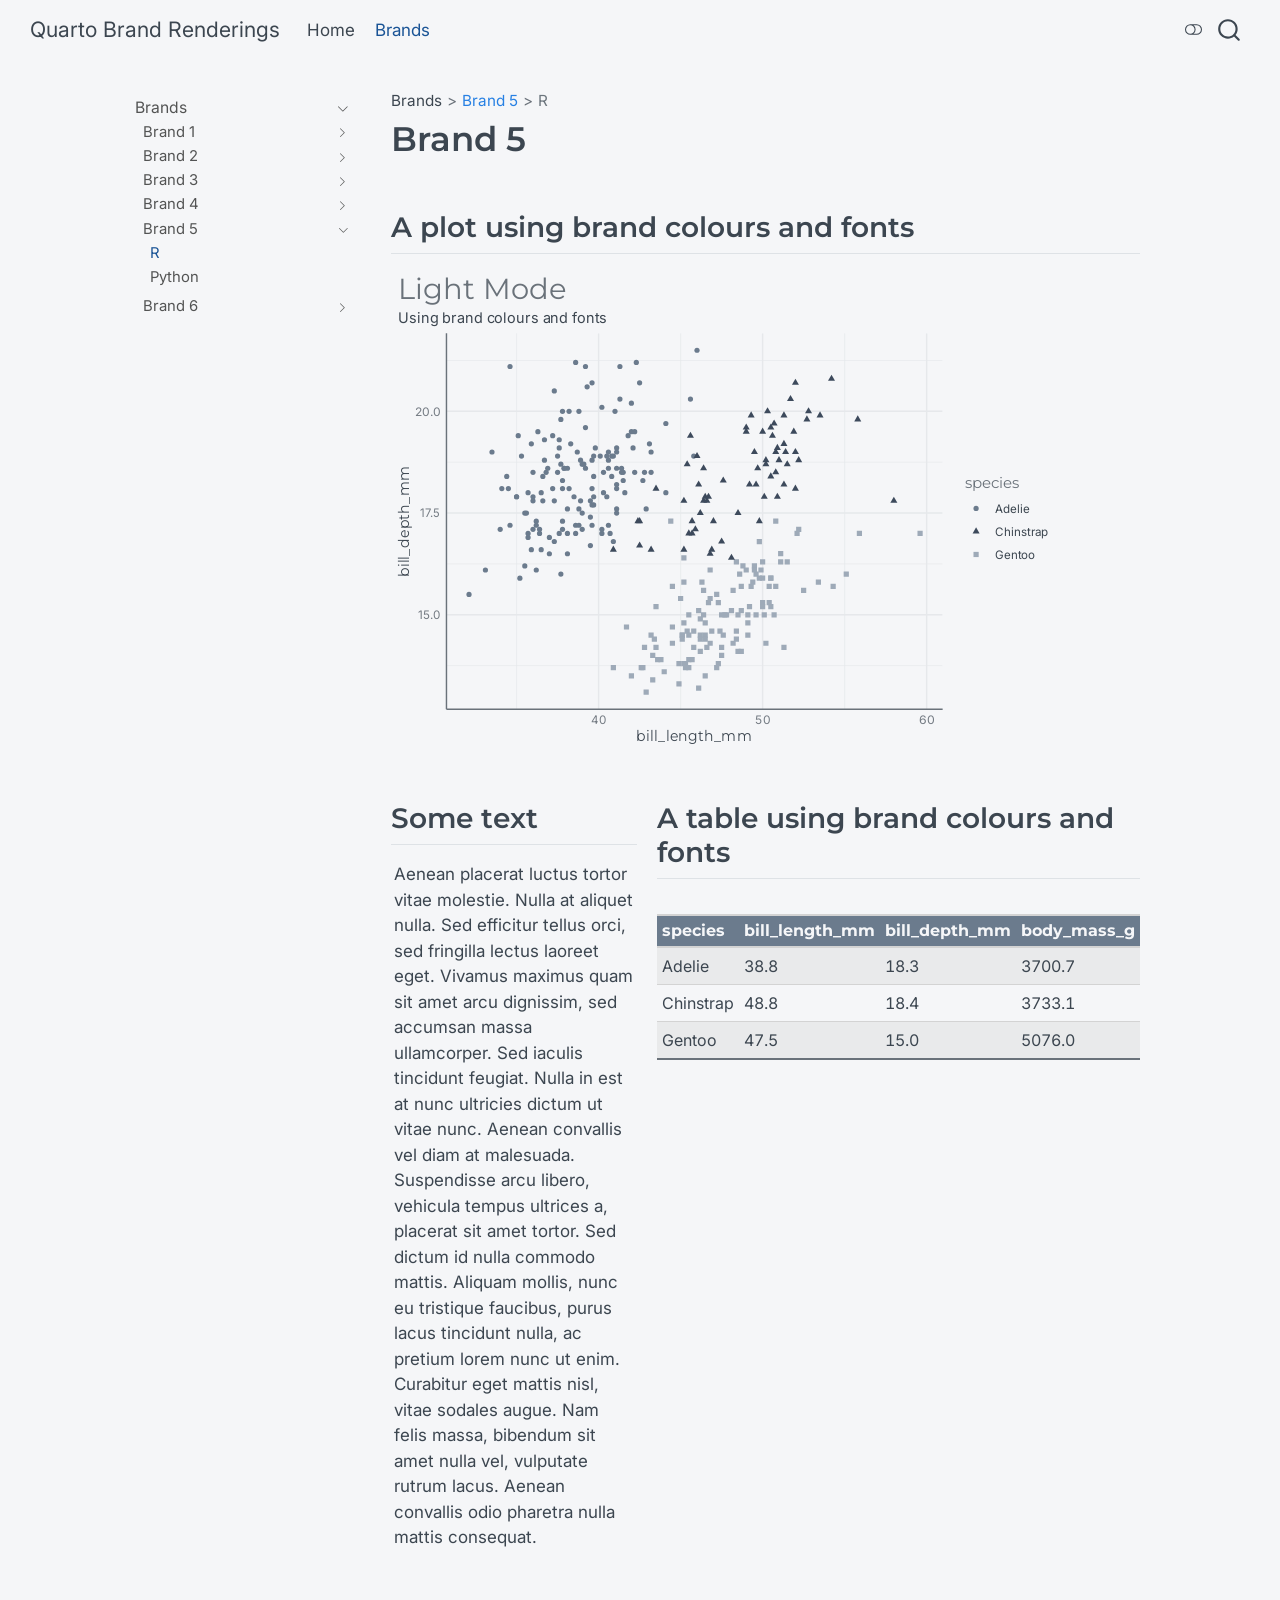
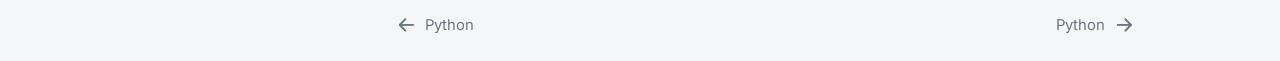
<file: docs/brands/brand-5/r.html>
<!DOCTYPE html>
<html xmlns="http://www.w3.org/1999/xhtml" lang="en" xml:lang="en"><head>

<meta charset="utf-8">
<meta name="generator" content="quarto-99.9.9">

<meta name="viewport" content="width=device-width, initial-scale=1.0, user-scalable=yes">


<title>Brand 5 – Quarto Brand Renderings</title>
<style>
/* Default styles provided by pandoc.
** See https://pandoc.org/MANUAL.html#variables-for-html for config info.
*/
code{white-space: pre-wrap;}
span.smallcaps{font-variant: small-caps;}
div.columns{display: flex; gap: min(4vw, 1.5em);}
div.column{flex: auto; overflow-x: auto;}
div.hanging-indent{margin-left: 1.5em; text-indent: -1.5em;}
ul.task-list{list-style: none;}
ul.task-list li input[type="checkbox"] {
  width: 0.8em;
  margin: 0 0.8em 0.2em -1em; /* quarto-specific, see https://github.com/quarto-dev/quarto-cli/issues/4556 */ 
  vertical-align: middle;
}
</style>


<script src="../../site_libs/quarto-nav/quarto-nav.js"></script>
<script src="../../site_libs/quarto-nav/headroom.min.js"></script>
<script src="../../site_libs/clipboard/clipboard.min.js"></script>
<script src="../../site_libs/quarto-search/autocomplete.umd.js"></script>
<script src="../../site_libs/quarto-search/fuse.min.js"></script>
<script src="../../site_libs/quarto-search/quarto-search.js"></script>
<meta name="quarto:offset" content="../../">
<link href="../../brands/brand-5/python.html" rel="next">
<link href="../../brands/brand-4/python.html" rel="prev">
<script src="../../site_libs/quarto-html/quarto.js" type="module"></script>
<script src="../../site_libs/quarto-html/tabsets/tabsets.js" type="module"></script>
<script src="../../site_libs/quarto-html/popper.min.js"></script>
<script src="../../site_libs/quarto-html/tippy.umd.min.js"></script>
<script src="../../site_libs/quarto-html/anchor.min.js"></script>
<link href="../../site_libs/quarto-html/tippy.css" rel="stylesheet">
<link href="../../site_libs/quarto-html/quarto-syntax-highlighting-12c98de6cb3913945b5e0a4753bd6c19.css" rel="stylesheet" class="quarto-color-scheme" id="quarto-text-highlighting-styles">
<link href="../../site_libs/quarto-html/quarto-syntax-highlighting-dark-12c98de6cb3913945b5e0a4753bd6c19.css" rel="stylesheet" class="quarto-color-scheme quarto-color-alternate" id="quarto-text-highlighting-styles">
<link href="../../site_libs/quarto-html/quarto-syntax-highlighting-12c98de6cb3913945b5e0a4753bd6c19.css" rel="stylesheet" class="quarto-color-scheme-extra" id="quarto-text-highlighting-styles">
<script src="../../site_libs/bootstrap/bootstrap.min.js"></script>
<link href="../../site_libs/bootstrap/bootstrap-icons.css" rel="stylesheet">
<link href="../../site_libs/bootstrap/bootstrap-c74a696f3d715ea8d8a43fb1027af064.min.css" rel="stylesheet" append-hash="true" class="quarto-color-scheme" id="quarto-bootstrap" data-mode="light">
<link href="../../site_libs/bootstrap/bootstrap-dark-b1496f4e14655c686b3d002a02547302.min.css" rel="stylesheet" append-hash="true" class="quarto-color-scheme quarto-color-alternate" id="quarto-bootstrap" data-mode="dark">
<link href="../../site_libs/bootstrap/bootstrap-c74a696f3d715ea8d8a43fb1027af064.min.css" rel="stylesheet" append-hash="true" class="quarto-color-scheme-extra" id="quarto-bootstrap" data-mode="light">
<script id="quarto-search-options" type="application/json">{
  "location": "navbar",
  "copy-button": false,
  "collapse-after": 3,
  "panel-placement": "end",
  "type": "overlay",
  "limit": 50,
  "keyboard-shortcut": [
    "f",
    "/",
    "s"
  ],
  "show-item-context": false,
  "language": {
    "search-no-results-text": "No results",
    "search-matching-documents-text": "matching documents",
    "search-copy-link-title": "Copy link to search",
    "search-hide-matches-text": "Hide additional matches",
    "search-more-match-text": "more match in this document",
    "search-more-matches-text": "more matches in this document",
    "search-clear-button-title": "Clear",
    "search-text-placeholder": "",
    "search-detached-cancel-button-title": "Cancel",
    "search-submit-button-title": "Submit",
    "search-label": "Search"
  }
}</script>


</head>

<body class="nav-sidebar floating nav-fixed fullcontent quarto-light"><script id="quarto-html-before-body" type="application/javascript">
    const toggleBodyColorMode = (bsSheetEl) => {
      const mode = bsSheetEl.getAttribute("data-mode");
      const bodyEl = window.document.querySelector("body");
      if (mode === "dark") {
        bodyEl.classList.add("quarto-dark");
        bodyEl.classList.remove("quarto-light");
      } else {
        bodyEl.classList.add("quarto-light");
        bodyEl.classList.remove("quarto-dark");
      }
    }
    const toggleBodyColorPrimary = () => {
      const bsSheetEl = window.document.querySelector("link#quarto-bootstrap:not([rel=disabled-stylesheet])");
      if (bsSheetEl) {
        toggleBodyColorMode(bsSheetEl);
      }
    }
    const setColorSchemeToggle = (alternate) => {
      const toggles = window.document.querySelectorAll('.quarto-color-scheme-toggle');
      for (let i=0; i < toggles.length; i++) {
        const toggle = toggles[i];
        if (toggle) {
          if (alternate) {
            toggle.classList.add("alternate");
          } else {
            toggle.classList.remove("alternate");
          }
        }
      }
    };
    const toggleColorMode = (alternate) => {
      // Switch the stylesheets
      const primaryStylesheets = window.document.querySelectorAll('link.quarto-color-scheme:not(.quarto-color-alternate)');
      const alternateStylesheets = window.document.querySelectorAll('link.quarto-color-scheme.quarto-color-alternate');
      manageTransitions('#quarto-margin-sidebar .nav-link', false);
      if (alternate) {
        // note: dark is layered on light, we don't disable primary!
        enableStylesheet(alternateStylesheets);
        for (const sheetNode of alternateStylesheets) {
          if (sheetNode.id === "quarto-bootstrap") {
            toggleBodyColorMode(sheetNode);
          }
        }
      } else {
        disableStylesheet(alternateStylesheets);
        enableStylesheet(primaryStylesheets)
        toggleBodyColorPrimary();
      }
      manageTransitions('#quarto-margin-sidebar .nav-link', true);
      // Switch the toggles
      setColorSchemeToggle(alternate)
      // Hack to workaround the fact that safari doesn't
      // properly recolor the scrollbar when toggling (#1455)
      if (navigator.userAgent.indexOf('Safari') > 0 && navigator.userAgent.indexOf('Chrome') == -1) {
        manageTransitions("body", false);
        window.scrollTo(0, 1);
        setTimeout(() => {
          window.scrollTo(0, 0);
          manageTransitions("body", true);
        }, 40);
      }
    }
    const disableStylesheet = (stylesheets) => {
      for (let i=0; i < stylesheets.length; i++) {
        const stylesheet = stylesheets[i];
        stylesheet.rel = 'disabled-stylesheet';
      }
    }
    const enableStylesheet = (stylesheets) => {
      for (let i=0; i < stylesheets.length; i++) {
        const stylesheet = stylesheets[i];
        if(stylesheet.rel !== 'stylesheet') { // for Chrome, which will still FOUC without this check
          stylesheet.rel = 'stylesheet';
        }
      }
    }
    const manageTransitions = (selector, allowTransitions) => {
      const els = window.document.querySelectorAll(selector);
      for (let i=0; i < els.length; i++) {
        const el = els[i];
        if (allowTransitions) {
          el.classList.remove('notransition');
        } else {
          el.classList.add('notransition');
        }
      }
    }
    const isFileUrl = () => {
      return window.location.protocol === 'file:';
    }
    const hasAlternateSentinel = () => {
      let styleSentinel = getColorSchemeSentinel();
      if (styleSentinel !== null) {
        return styleSentinel === "alternate";
      } else {
        return false;
      }
    }
    const setStyleSentinel = (alternate) => {
      const value = alternate ? "alternate" : "default";
      if (!isFileUrl()) {
        window.localStorage.setItem("quarto-color-scheme", value);
      } else {
        localAlternateSentinel = value;
      }
    }
    const getColorSchemeSentinel = () => {
      if (!isFileUrl()) {
        const storageValue = window.localStorage.getItem("quarto-color-scheme");
        return storageValue != null ? storageValue : localAlternateSentinel;
      } else {
        return localAlternateSentinel;
      }
    }
    const toggleGiscusIfUsed = (isAlternate, darkModeDefault) => {
      const baseTheme = document.querySelector('#giscus-base-theme')?.value ?? 'light';
      const alternateTheme = document.querySelector('#giscus-alt-theme')?.value ?? 'dark';
      let newTheme = '';
      if(authorPrefersDark) {
        newTheme = isAlternate ? baseTheme : alternateTheme;
      } else {
        newTheme = isAlternate ? alternateTheme : baseTheme;
      }
      const changeGiscusTheme = () => {
        // From: https://github.com/giscus/giscus/issues/336
        const sendMessage = (message) => {
          const iframe = document.querySelector('iframe.giscus-frame');
          if (!iframe) return;
          iframe.contentWindow.postMessage({ giscus: message }, 'https://giscus.app');
        }
        sendMessage({
          setConfig: {
            theme: newTheme
          }
        });
      }
      const isGiscussLoaded = window.document.querySelector('iframe.giscus-frame') !== null;
      if (isGiscussLoaded) {
        changeGiscusTheme();
      }
    };
    const authorPrefersDark = false;
    const darkModeDefault = authorPrefersDark;
      document.querySelector('link#quarto-text-highlighting-styles.quarto-color-scheme-extra').rel = 'disabled-stylesheet';
      document.querySelector('link#quarto-bootstrap.quarto-color-scheme-extra').rel = 'disabled-stylesheet';
    let localAlternateSentinel = darkModeDefault ? 'alternate' : 'default';
    // Dark / light mode switch
    window.quartoToggleColorScheme = () => {
      // Read the current dark / light value
      let toAlternate = !hasAlternateSentinel();
      toggleColorMode(toAlternate);
      setStyleSentinel(toAlternate);
      toggleGiscusIfUsed(toAlternate, darkModeDefault);
      window.dispatchEvent(new Event('resize'));
    };
    // Switch to dark mode if need be
    if (hasAlternateSentinel()) {
      toggleColorMode(true);
    } else {
      toggleColorMode(false);
    }
  </script>

<div id="quarto-search-results"></div>
  <header id="quarto-header" class="headroom fixed-top">
    <nav class="navbar navbar-expand-lg " data-bs-theme="dark">
      <div class="navbar-container container-fluid">
      <div class="navbar-brand-container mx-auto">
    <a class="navbar-brand" href="../../index.html">
    <span class="navbar-title">Quarto Brand Renderings</span>
    </a>
  </div>
            <div id="quarto-search" class="" title="Search"></div>
          <button class="navbar-toggler" type="button" data-bs-toggle="collapse" data-bs-target="#navbarCollapse" aria-controls="navbarCollapse" role="menu" aria-expanded="false" aria-label="Toggle navigation" onclick="if (window.quartoToggleHeadroom) { window.quartoToggleHeadroom(); }">
  <span class="navbar-toggler-icon"></span>
</button>
          <div class="collapse navbar-collapse" id="navbarCollapse">
            <ul class="navbar-nav navbar-nav-scroll me-auto">
  <li class="nav-item">
    <a class="nav-link" href="../../index.html"> 
<span class="menu-text">Home</span></a>
  </li>  
  <li class="nav-item">
    <a class="nav-link active" href="../../brands/brand-1/r.html" aria-current="page"> 
<span class="menu-text">Brands</span></a>
  </li>  
</ul>
          </div> <!-- /navcollapse -->
            <div class="quarto-navbar-tools">
  <a href="" class="quarto-color-scheme-toggle quarto-navigation-tool  px-1" onclick="window.quartoToggleColorScheme(); return false;" title="Toggle dark mode"><i class="bi"></i></a>
</div>
      </div> <!-- /container-fluid -->
    </nav>
  <nav class="quarto-secondary-nav">
    <div class="container-fluid d-flex">
      <button type="button" class="quarto-btn-toggle btn" data-bs-toggle="collapse" role="button" data-bs-target=".quarto-sidebar-collapse-item" aria-controls="quarto-sidebar" aria-expanded="false" aria-label="Toggle sidebar navigation" onclick="if (window.quartoToggleHeadroom) { window.quartoToggleHeadroom(); }">
        <i class="bi bi-layout-text-sidebar-reverse"></i>
      </button>
        <nav class="quarto-page-breadcrumbs" aria-label="breadcrumb"><ol class="breadcrumb"><li class="breadcrumb-item">Brands</li><li class="breadcrumb-item"><a href="../../brands/brand-5/r.html">Brand 5</a></li><li class="breadcrumb-item"><a href="../../brands/brand-5/r.html">R</a></li></ol></nav>
        <a class="flex-grow-1" role="navigation" data-bs-toggle="collapse" data-bs-target=".quarto-sidebar-collapse-item" aria-controls="quarto-sidebar" aria-expanded="false" aria-label="Toggle sidebar navigation" onclick="if (window.quartoToggleHeadroom) { window.quartoToggleHeadroom(); }">      
        </a>
    </div>
  </nav>
</header>
<!-- content -->
<div id="quarto-content" class="quarto-container page-columns page-rows-contents page-layout-article page-navbar">
<!-- sidebar -->
  <nav id="quarto-sidebar" class="sidebar collapse collapse-horizontal quarto-sidebar-collapse-item sidebar-navigation floating overflow-auto">
    <div class="sidebar-menu-container"> 
    <ul class="list-unstyled mt-1">
        <li class="sidebar-item sidebar-item-section">
      <div class="sidebar-item-container"> 
            <a class="sidebar-item-text sidebar-link text-start" data-bs-toggle="collapse" data-bs-target="#quarto-sidebar-section-1" role="navigation" aria-expanded="true">
 <span class="menu-text">Brands</span></a>
          <a class="sidebar-item-toggle text-start" data-bs-toggle="collapse" data-bs-target="#quarto-sidebar-section-1" role="navigation" aria-expanded="true" aria-label="Toggle section">
            <i class="bi bi-chevron-right ms-2"></i>
          </a> 
      </div>
      <ul id="quarto-sidebar-section-1" class="collapse list-unstyled sidebar-section depth1 show">  
          <li class="sidebar-item sidebar-item-section">
      <div class="sidebar-item-container"> 
            <a class="sidebar-item-text sidebar-link text-start collapsed" data-bs-toggle="collapse" data-bs-target="#quarto-sidebar-section-2" role="navigation" aria-expanded="false">
 <span class="menu-text">Brand 1</span></a>
          <a class="sidebar-item-toggle text-start collapsed" data-bs-toggle="collapse" data-bs-target="#quarto-sidebar-section-2" role="navigation" aria-expanded="false" aria-label="Toggle section">
            <i class="bi bi-chevron-right ms-2"></i>
          </a> 
      </div>
      <ul id="quarto-sidebar-section-2" class="collapse list-unstyled sidebar-section depth2 ">  
          <li class="sidebar-item">
  <div class="sidebar-item-container"> 
  <a href="../../brands/brand-1/r.html" class="sidebar-item-text sidebar-link">
 <span class="menu-text">R</span></a>
  </div>
</li>
          <li class="sidebar-item">
  <div class="sidebar-item-container"> 
  <a href="../../brands/brand-1/python.html" class="sidebar-item-text sidebar-link">
 <span class="menu-text">Python</span></a>
  </div>
</li>
      </ul>
  </li>
          <li class="sidebar-item sidebar-item-section">
      <div class="sidebar-item-container"> 
            <a class="sidebar-item-text sidebar-link text-start collapsed" data-bs-toggle="collapse" data-bs-target="#quarto-sidebar-section-3" role="navigation" aria-expanded="false">
 <span class="menu-text">Brand 2</span></a>
          <a class="sidebar-item-toggle text-start collapsed" data-bs-toggle="collapse" data-bs-target="#quarto-sidebar-section-3" role="navigation" aria-expanded="false" aria-label="Toggle section">
            <i class="bi bi-chevron-right ms-2"></i>
          </a> 
      </div>
      <ul id="quarto-sidebar-section-3" class="collapse list-unstyled sidebar-section depth2 ">  
          <li class="sidebar-item">
  <div class="sidebar-item-container"> 
  <a href="../../brands/brand-2/r.html" class="sidebar-item-text sidebar-link">
 <span class="menu-text">R</span></a>
  </div>
</li>
          <li class="sidebar-item">
  <div class="sidebar-item-container"> 
  <a href="../../brands/brand-2/python.html" class="sidebar-item-text sidebar-link">
 <span class="menu-text">Python</span></a>
  </div>
</li>
      </ul>
  </li>
          <li class="sidebar-item sidebar-item-section">
      <div class="sidebar-item-container"> 
            <a class="sidebar-item-text sidebar-link text-start collapsed" data-bs-toggle="collapse" data-bs-target="#quarto-sidebar-section-4" role="navigation" aria-expanded="false">
 <span class="menu-text">Brand 3</span></a>
          <a class="sidebar-item-toggle text-start collapsed" data-bs-toggle="collapse" data-bs-target="#quarto-sidebar-section-4" role="navigation" aria-expanded="false" aria-label="Toggle section">
            <i class="bi bi-chevron-right ms-2"></i>
          </a> 
      </div>
      <ul id="quarto-sidebar-section-4" class="collapse list-unstyled sidebar-section depth2 ">  
          <li class="sidebar-item">
  <div class="sidebar-item-container"> 
  <a href="../../brands/brand-3/r.html" class="sidebar-item-text sidebar-link">
 <span class="menu-text">R</span></a>
  </div>
</li>
          <li class="sidebar-item">
  <div class="sidebar-item-container"> 
  <a href="../../brands/brand-3/python.html" class="sidebar-item-text sidebar-link">
 <span class="menu-text">Python</span></a>
  </div>
</li>
      </ul>
  </li>
          <li class="sidebar-item sidebar-item-section">
      <div class="sidebar-item-container"> 
            <a class="sidebar-item-text sidebar-link text-start collapsed" data-bs-toggle="collapse" data-bs-target="#quarto-sidebar-section-5" role="navigation" aria-expanded="false">
 <span class="menu-text">Brand 4</span></a>
          <a class="sidebar-item-toggle text-start collapsed" data-bs-toggle="collapse" data-bs-target="#quarto-sidebar-section-5" role="navigation" aria-expanded="false" aria-label="Toggle section">
            <i class="bi bi-chevron-right ms-2"></i>
          </a> 
      </div>
      <ul id="quarto-sidebar-section-5" class="collapse list-unstyled sidebar-section depth2 ">  
          <li class="sidebar-item">
  <div class="sidebar-item-container"> 
  <a href="../../brands/brand-4/r.html" class="sidebar-item-text sidebar-link">
 <span class="menu-text">R</span></a>
  </div>
</li>
          <li class="sidebar-item">
  <div class="sidebar-item-container"> 
  <a href="../../brands/brand-4/python.html" class="sidebar-item-text sidebar-link">
 <span class="menu-text">Python</span></a>
  </div>
</li>
      </ul>
  </li>
          <li class="sidebar-item sidebar-item-section">
      <div class="sidebar-item-container"> 
            <a class="sidebar-item-text sidebar-link text-start" data-bs-toggle="collapse" data-bs-target="#quarto-sidebar-section-6" role="navigation" aria-expanded="true">
 <span class="menu-text">Brand 5</span></a>
          <a class="sidebar-item-toggle text-start" data-bs-toggle="collapse" data-bs-target="#quarto-sidebar-section-6" role="navigation" aria-expanded="true" aria-label="Toggle section">
            <i class="bi bi-chevron-right ms-2"></i>
          </a> 
      </div>
      <ul id="quarto-sidebar-section-6" class="collapse list-unstyled sidebar-section depth2 show">  
          <li class="sidebar-item">
  <div class="sidebar-item-container"> 
  <a href="../../brands/brand-5/r.html" class="sidebar-item-text sidebar-link active">
 <span class="menu-text">R</span></a>
  </div>
</li>
          <li class="sidebar-item">
  <div class="sidebar-item-container"> 
  <a href="../../brands/brand-5/python.html" class="sidebar-item-text sidebar-link">
 <span class="menu-text">Python</span></a>
  </div>
</li>
      </ul>
  </li>
          <li class="sidebar-item sidebar-item-section">
      <div class="sidebar-item-container"> 
            <a class="sidebar-item-text sidebar-link text-start collapsed" data-bs-toggle="collapse" data-bs-target="#quarto-sidebar-section-7" role="navigation" aria-expanded="false">
 <span class="menu-text">Brand 6</span></a>
          <a class="sidebar-item-toggle text-start collapsed" data-bs-toggle="collapse" data-bs-target="#quarto-sidebar-section-7" role="navigation" aria-expanded="false" aria-label="Toggle section">
            <i class="bi bi-chevron-right ms-2"></i>
          </a> 
      </div>
      <ul id="quarto-sidebar-section-7" class="collapse list-unstyled sidebar-section depth2 ">  
          <li class="sidebar-item">
  <div class="sidebar-item-container"> 
  <a href="../../brands/brand-6/r.html" class="sidebar-item-text sidebar-link">
 <span class="menu-text">R</span></a>
  </div>
</li>
          <li class="sidebar-item">
  <div class="sidebar-item-container"> 
  <a href="../../brands/brand-6/python.html" class="sidebar-item-text sidebar-link">
 <span class="menu-text">Python</span></a>
  </div>
</li>
      </ul>
  </li>
      </ul>
  </li>
    </ul>
    </div>
</nav>
<div id="quarto-sidebar-glass" class="quarto-sidebar-collapse-item" data-bs-toggle="collapse" data-bs-target=".quarto-sidebar-collapse-item"></div>
<!-- margin-sidebar -->
    
<!-- main -->
<main class="content" id="quarto-document-content">


<header id="title-block-header" class="quarto-title-block default"><nav class="quarto-page-breadcrumbs quarto-title-breadcrumbs d-none d-lg-block" aria-label="breadcrumb"><ol class="breadcrumb"><li class="breadcrumb-item">Brands</li><li class="breadcrumb-item"><a href="../../brands/brand-5/r.html">Brand 5</a></li><li class="breadcrumb-item"><a href="../../brands/brand-5/r.html">R</a></li></ol></nav>
<div class="quarto-title">
<h1 class="title">Brand 5</h1>
</div>



<div class="quarto-title-meta">

    
  
    
  </div>
  


</header>


<div class="quarto-layout-panel" data-layout="[[1], [1, 1]]">
<div class="quarto-layout-row">
<section id="a-plot-using-brand-colours-and-fonts" class="level2 quarto-layout-cell" style="flex-basis: 100.0%;justify-content: flex-start;">
<h2 class="anchored" data-anchor-id="a-plot-using-brand-colours-and-fonts">A plot using brand colours and fonts</h2>
<div class="cell" data-renderings="[&quot;light&quot;,&quot;dark&quot;]">
<div class="cell-output-display light-content">
<p><svg xmlns="http://www.w3.org/2000/svg" xlink="http://www.w3.org/1999/xlink" width="504.00pt" height="360.00pt" viewbox="0 0 504.00 360.00">
<g class="svglite">
<defs>
  <style type="text/css">
    @import url('https://fonts.bunny.net/css2?family=Montserrat&display=swap');
    @import url('https://fonts.bunny.net/css2?family=Inter&display=swap');
    @import url('https://fonts.bunny.net/css2?family=Space+Mono&display=swap');
    .svglite line, .svglite polyline, .svglite polygon, .svglite path, .svglite rect, .svglite circle {
      fill: none;
      stroke: #000000;
      stroke-linecap: round;
      stroke-linejoin: round;
      stroke-miterlimit: 10.00;
    }
    .svglite text {
      white-space: pre;
    }
    .svglite g.glyphgroup path {
      fill: inherit;
      stroke: none;
    }
  </style>
</defs>
<rect width="100%" height="100%" style="stroke: none; fill: #FFFFFF;"></rect>
<defs>
  <clippath id="cpMC4wMHw1MDQuMDB8MC4wMHwzNjAuMDA=">
    <rect x="0.00" y="0.00" width="504.00" height="360.00"></rect>
  </clippath>
</defs>
<g clip-path="url(#cpMC4wMHw1MDQuMDB8MC4wMHwzNjAuMDA=)">
<rect x="0.000000000000064" y="0.00" width="504.00" height="360.00" style="stroke-width: 1.07; stroke: none; fill: #F5F6F8;"></rect>
</g>
<defs>
  <clippath id="cpNDEuNjB8NDEzLjczfDQ2LjYxfDMyOC42NQ==">
    <rect x="41.60" y="46.61" width="372.14" height="282.03"></rect>
  </clippath>
</defs>
<g clip-path="url(#cpNDEuNjB8NDEzLjczfDQ2LjYxfDMyOC42NQ==)">
<polyline points="41.60,295.99 413.73,295.99 " style="stroke-width: 0.53; stroke: #E6E8EB; stroke-linecap: butt;"></polyline>
<polyline points="41.60,219.68 413.73,219.68 " style="stroke-width: 0.53; stroke: #E6E8EB; stroke-linecap: butt;"></polyline>
<polyline points="41.60,143.37 413.73,143.37 " style="stroke-width: 0.53; stroke: #E6E8EB; stroke-linecap: butt;"></polyline>
<polyline points="41.60,67.06 413.73,67.06 " style="stroke-width: 0.53; stroke: #E6E8EB; stroke-linecap: butt;"></polyline>
<polyline points="94.19,328.65 94.19,46.61 " style="stroke-width: 0.53; stroke: #E6E8EB; stroke-linecap: butt;"></polyline>
<polyline points="217.21,328.65 217.21,46.61 " style="stroke-width: 0.53; stroke: #E6E8EB; stroke-linecap: butt;"></polyline>
<polyline points="340.23,328.65 340.23,46.61 " style="stroke-width: 0.53; stroke: #E6E8EB; stroke-linecap: butt;"></polyline>
<polyline points="41.60,257.83 413.73,257.83 " style="stroke-width: 1.07; stroke: #E6E8EB; stroke-linecap: butt;"></polyline>
<polyline points="41.60,181.53 413.73,181.53 " style="stroke-width: 1.07; stroke: #E6E8EB; stroke-linecap: butt;"></polyline>
<polyline points="41.60,105.22 413.73,105.22 " style="stroke-width: 1.07; stroke: #E6E8EB; stroke-linecap: butt;"></polyline>
<polyline points="155.70,328.65 155.70,46.61 " style="stroke-width: 1.07; stroke: #E6E8EB; stroke-linecap: butt;"></polyline>
<polyline points="278.72,328.65 278.72,46.61 " style="stroke-width: 1.07; stroke: #E6E8EB; stroke-linecap: butt;"></polyline>
<polyline points="401.74,328.65 401.74,46.61 " style="stroke-width: 1.07; stroke: #E6E8EB; stroke-linecap: butt;"></polyline>
<circle cx="144.63" cy="144.90" r="1.95" style="stroke-width: 0.71; stroke: none; fill: #6B7B8D;"></circle>
<circle cx="149.55" cy="184.58" r="1.95" style="stroke-width: 0.71; stroke: none; fill: #6B7B8D;"></circle>
<circle cx="159.39" cy="166.26" r="1.95" style="stroke-width: 0.71; stroke: none; fill: #6B7B8D;"></circle>
<circle cx="115.10" cy="126.58" r="1.95" style="stroke-width: 0.71; stroke: none; fill: #6B7B8D;"></circle>
<circle cx="147.09" cy="86.90" r="1.95" style="stroke-width: 0.71; stroke: none; fill: #6B7B8D;"></circle>
<circle cx="142.17" cy="172.37" r="1.95" style="stroke-width: 0.71; stroke: none; fill: #6B7B8D;"></circle>
<circle cx="145.86" cy="117.43" r="1.95" style="stroke-width: 0.71; stroke: none; fill: #6B7B8D;"></circle>
<circle cx="83.12" cy="163.21" r="1.95" style="stroke-width: 0.71; stroke: none; fill: #6B7B8D;"></circle>
<circle cx="180.30" cy="99.11" r="1.95" style="stroke-width: 0.71; stroke: none; fill: #6B7B8D;"></circle>
<circle cx="128.63" cy="193.74" r="1.95" style="stroke-width: 0.71; stroke: none; fill: #6B7B8D;"></circle>
<circle cx="128.63" cy="187.63" r="1.95" style="stroke-width: 0.71; stroke: none; fill: #6B7B8D;"></circle>
<circle cx="169.23" cy="178.47" r="1.95" style="stroke-width: 0.71; stroke: none; fill: #6B7B8D;"></circle>
<circle cx="138.48" cy="68.59" r="1.95" style="stroke-width: 0.71; stroke: none; fill: #6B7B8D;"></circle>
<circle cx="89.27" cy="71.64" r="1.95" style="stroke-width: 0.71; stroke: none; fill: #6B7B8D;"></circle>
<circle cx="113.87" cy="172.37" r="1.95" style="stroke-width: 0.71; stroke: none; fill: #6B7B8D;"></circle>
<circle cx="139.71" cy="135.74" r="1.95" style="stroke-width: 0.71; stroke: none; fill: #6B7B8D;"></circle>
<circle cx="186.45" cy="83.85" r="1.95" style="stroke-width: 0.71; stroke: none; fill: #6B7B8D;"></circle>
<circle cx="86.81" cy="154.06" r="1.95" style="stroke-width: 0.71; stroke: none; fill: #6B7B8D;"></circle>
<circle cx="229.51" cy="59.43" r="1.95" style="stroke-width: 0.71; stroke: none; fill: #6B7B8D;"></circle>
<circle cx="128.63" cy="157.11" r="1.95" style="stroke-width: 0.71; stroke: none; fill: #6B7B8D;"></circle>
<circle cx="127.40" cy="144.90" r="1.95" style="stroke-width: 0.71; stroke: none; fill: #6B7B8D;"></circle>
<circle cx="105.26" cy="129.64" r="1.95" style="stroke-width: 0.71; stroke: none; fill: #6B7B8D;"></circle>
<circle cx="133.56" cy="163.21" r="1.95" style="stroke-width: 0.71; stroke: none; fill: #6B7B8D;"></circle>
<circle cx="140.94" cy="190.68" r="1.95" style="stroke-width: 0.71; stroke: none; fill: #6B7B8D;"></circle>
<circle cx="97.88" cy="138.79" r="1.95" style="stroke-width: 0.71; stroke: none; fill: #6B7B8D;"></circle>
<circle cx="163.08" cy="147.95" r="1.95" style="stroke-width: 0.71; stroke: none; fill: #6B7B8D;"></circle>
<circle cx="161.85" cy="169.32" r="1.95" style="stroke-width: 0.71; stroke: none; fill: #6B7B8D;"></circle>
<circle cx="129.86" cy="147.95" r="1.95" style="stroke-width: 0.71; stroke: none; fill: #6B7B8D;"></circle>
<circle cx="161.85" cy="138.79" r="1.95" style="stroke-width: 0.71; stroke: none; fill: #6B7B8D;"></circle>
<circle cx="149.55" cy="205.94" r="1.95" style="stroke-width: 0.71; stroke: none; fill: #6B7B8D;"></circle>
<circle cx="121.25" cy="163.21" r="1.95" style="stroke-width: 0.71; stroke: none; fill: #6B7B8D;"></circle>
<circle cx="149.55" cy="172.37" r="1.95" style="stroke-width: 0.71; stroke: none; fill: #6B7B8D;"></circle>
<circle cx="166.77" cy="138.79" r="1.95" style="stroke-width: 0.71; stroke: none; fill: #6B7B8D;"></circle>
<circle cx="111.41" cy="196.79" r="1.95" style="stroke-width: 0.71; stroke: none; fill: #6B7B8D;"></circle>
<circle cx="145.86" cy="71.64" r="1.95" style="stroke-width: 0.71; stroke: none; fill: #6B7B8D;"></circle>
<circle cx="140.94" cy="105.22" r="1.95" style="stroke-width: 0.71; stroke: none; fill: #6B7B8D;"></circle>
<circle cx="182.76" cy="151.00" r="1.95" style="stroke-width: 0.71; stroke: none; fill: #6B7B8D;"></circle>
<circle cx="126.17" cy="126.58" r="1.95" style="stroke-width: 0.71; stroke: none; fill: #6B7B8D;"></circle>
<circle cx="153.24" cy="132.69" r="1.95" style="stroke-width: 0.71; stroke: none; fill: #6B7B8D;"></circle>
<circle cx="112.64" cy="166.26" r="1.95" style="stroke-width: 0.71; stroke: none; fill: #6B7B8D;"></circle>
<circle cx="165.54" cy="154.06" r="1.95" style="stroke-width: 0.71; stroke: none; fill: #6B7B8D;"></circle>
<circle cx="106.49" cy="151.00" r="1.95" style="stroke-width: 0.71; stroke: none; fill: #6B7B8D;"></circle>
<circle cx="206.14" cy="114.38" r="1.95" style="stroke-width: 0.71; stroke: none; fill: #6B7B8D;"></circle>
<circle cx="118.79" cy="199.84" r="1.95" style="stroke-width: 0.71; stroke: none; fill: #6B7B8D;"></circle>
<circle cx="150.78" cy="141.85" r="1.95" style="stroke-width: 0.71; stroke: none; fill: #6B7B8D;"></circle>
<circle cx="169.23" cy="135.74" r="1.95" style="stroke-width: 0.71; stroke: none; fill: #6B7B8D;"></circle>
<circle cx="124.94" cy="138.79" r="1.95" style="stroke-width: 0.71; stroke: none; fill: #6B7B8D;"></circle>
<circle cx="106.49" cy="169.32" r="1.95" style="stroke-width: 0.71; stroke: none; fill: #6B7B8D;"></circle>
<circle cx="183.99" cy="68.59" r="1.95" style="stroke-width: 0.71; stroke: none; fill: #6B7B8D;"></circle>
<circle cx="150.78" cy="175.42" r="1.95" style="stroke-width: 0.71; stroke: none; fill: #6B7B8D;"></circle>
<circle cx="156.93" cy="138.79" r="1.95" style="stroke-width: 0.71; stroke: none; fill: #6B7B8D;"></circle>
<circle cx="94.19" cy="169.32" r="1.95" style="stroke-width: 0.71; stroke: none; fill: #6B7B8D;"></circle>
<circle cx="180.30" cy="120.48" r="1.95" style="stroke-width: 0.71; stroke: none; fill: #6B7B8D;"></circle>
<circle cx="88.04" cy="163.21" r="1.95" style="stroke-width: 0.71; stroke: none; fill: #6B7B8D;"></circle>
<circle cx="172.92" cy="147.95" r="1.95" style="stroke-width: 0.71; stroke: none; fill: #6B7B8D;"></circle>
<circle cx="143.40" cy="181.53" r="1.95" style="stroke-width: 0.71; stroke: none; fill: #6B7B8D;"></circle>
<circle cx="163.08" cy="141.85" r="1.95" style="stroke-width: 0.71; stroke: none; fill: #6B7B8D;"></circle>
<circle cx="112.64" cy="209.00" r="1.95" style="stroke-width: 0.71; stroke: none; fill: #6B7B8D;"></circle>
<circle cx="126.17" cy="132.69" r="1.95" style="stroke-width: 0.71; stroke: none; fill: #6B7B8D;"></circle>
<circle cx="102.80" cy="199.84" r="1.95" style="stroke-width: 0.71; stroke: none; fill: #6B7B8D;"></circle>
<circle cx="171.69" cy="71.64" r="1.95" style="stroke-width: 0.71; stroke: none; fill: #6B7B8D;"></circle>
<circle cx="126.17" cy="196.79" r="1.95" style="stroke-width: 0.71; stroke: none; fill: #6B7B8D;"></circle>
<circle cx="169.23" cy="160.16" r="1.95" style="stroke-width: 0.71; stroke: none; fill: #6B7B8D;"></circle>
<circle cx="111.41" cy="193.74" r="1.95" style="stroke-width: 0.71; stroke: none; fill: #6B7B8D;"></circle>
<circle cx="175.38" cy="166.26" r="1.95" style="stroke-width: 0.71; stroke: none; fill: #6B7B8D;"></circle>
<circle cx="100.34" cy="221.21" r="1.95" style="stroke-width: 0.71; stroke: none; fill: #6B7B8D;"></circle>
<circle cx="169.23" cy="132.69" r="1.95" style="stroke-width: 0.71; stroke: none; fill: #6B7B8D;"></circle>
<circle cx="105.26" cy="209.00" r="1.95" style="stroke-width: 0.71; stroke: none; fill: #6B7B8D;"></circle>
<circle cx="177.84" cy="123.53" r="1.95" style="stroke-width: 0.71; stroke: none; fill: #6B7B8D;"></circle>
<circle cx="75.74" cy="135.74" r="1.95" style="stroke-width: 0.71; stroke: none; fill: #6B7B8D;"></circle>
<circle cx="152.01" cy="154.06" r="1.95" style="stroke-width: 0.71; stroke: none; fill: #6B7B8D;"></circle>
<circle cx="150.78" cy="190.68" r="1.95" style="stroke-width: 0.71; stroke: none; fill: #6B7B8D;"></circle>
<circle cx="227.05" cy="138.79" r="1.95" style="stroke-width: 0.71; stroke: none; fill: #6B7B8D;"></circle>
<circle cx="100.34" cy="181.53" r="1.95" style="stroke-width: 0.71; stroke: none; fill: #6B7B8D;"></circle>
<circle cx="190.14" cy="151.00" r="1.95" style="stroke-width: 0.71; stroke: none; fill: #6B7B8D;"></circle>
<circle cx="166.77" cy="202.89" r="1.95" style="stroke-width: 0.71; stroke: none; fill: #6B7B8D;"></circle>
<circle cx="121.25" cy="123.53" r="1.95" style="stroke-width: 0.71; stroke: none; fill: #6B7B8D;"></circle>
<circle cx="108.95" cy="224.26" r="1.95" style="stroke-width: 0.71; stroke: none; fill: #6B7B8D;"></circle>
<circle cx="181.53" cy="132.69" r="1.95" style="stroke-width: 0.71; stroke: none; fill: #6B7B8D;"></circle>
<circle cx="89.27" cy="190.68" r="1.95" style="stroke-width: 0.71; stroke: none; fill: #6B7B8D;"></circle>
<circle cx="191.37" cy="178.47" r="1.95" style="stroke-width: 0.71; stroke: none; fill: #6B7B8D;"></circle>
<circle cx="115.10" cy="141.85" r="1.95" style="stroke-width: 0.71; stroke: none; fill: #6B7B8D;"></circle>
<circle cx="95.42" cy="123.53" r="1.95" style="stroke-width: 0.71; stroke: none; fill: #6B7B8D;"></circle>
<circle cx="122.48" cy="172.37" r="1.95" style="stroke-width: 0.71; stroke: none; fill: #6B7B8D;"></circle>
<circle cx="171.69" cy="96.06" r="1.95" style="stroke-width: 0.71; stroke: none; fill: #6B7B8D;"></circle>
<circle cx="110.18" cy="120.48" r="1.95" style="stroke-width: 0.71; stroke: none; fill: #6B7B8D;"></circle>
<circle cx="117.56" cy="147.95" r="1.95" style="stroke-width: 0.71; stroke: none; fill: #6B7B8D;"></circle>
<circle cx="134.79" cy="129.64" r="1.95" style="stroke-width: 0.71; stroke: none; fill: #6B7B8D;"></circle>
<circle cx="142.17" cy="141.85" r="1.95" style="stroke-width: 0.71; stroke: none; fill: #6B7B8D;"></circle>
<circle cx="102.80" cy="166.26" r="1.95" style="stroke-width: 0.71; stroke: none; fill: #6B7B8D;"></circle>
<circle cx="169.23" cy="163.21" r="1.95" style="stroke-width: 0.71; stroke: none; fill: #6B7B8D;"></circle>
<circle cx="81.89" cy="193.74" r="1.95" style="stroke-width: 0.71; stroke: none; fill: #6B7B8D;"></circle>
<circle cx="150.78" cy="163.21" r="1.95" style="stroke-width: 0.71; stroke: none; fill: #6B7B8D;"></circle>
<circle cx="108.95" cy="187.63" r="1.95" style="stroke-width: 0.71; stroke: none; fill: #6B7B8D;"></circle>
<circle cx="165.54" cy="138.79" r="1.95" style="stroke-width: 0.71; stroke: none; fill: #6B7B8D;"></circle>
<circle cx="132.33" cy="147.95" r="1.95" style="stroke-width: 0.71; stroke: none; fill: #6B7B8D;"></circle>
<circle cx="159.39" cy="151.00" r="1.95" style="stroke-width: 0.71; stroke: none; fill: #6B7B8D;"></circle>
<circle cx="70.81" cy="224.26" r="1.95" style="stroke-width: 0.71; stroke: none; fill: #6B7B8D;"></circle>
<circle cx="195.07" cy="151.00" r="1.95" style="stroke-width: 0.71; stroke: none; fill: #6B7B8D;"></circle>
<circle cx="94.19" cy="169.32" r="1.95" style="stroke-width: 0.71; stroke: none; fill: #6B7B8D;"></circle>
<circle cx="168.00" cy="105.22" r="1.95" style="stroke-width: 0.71; stroke: none; fill: #6B7B8D;"></circle>
<circle cx="127.40" cy="227.31" r="1.95" style="stroke-width: 0.71; stroke: none; fill: #6B7B8D;"></circle>
<circle cx="128.63" cy="105.22" r="1.95" style="stroke-width: 0.71; stroke: none; fill: #6B7B8D;"></circle>
<circle cx="129.86" cy="147.95" r="1.95" style="stroke-width: 0.71; stroke: none; fill: #6B7B8D;"></circle>
<circle cx="152.01" cy="138.79" r="1.95" style="stroke-width: 0.71; stroke: none; fill: #6B7B8D;"></circle>
<circle cx="138.48" cy="190.68" r="1.95" style="stroke-width: 0.71; stroke: none; fill: #6B7B8D;"></circle>
<circle cx="133.56" cy="105.22" r="1.95" style="stroke-width: 0.71; stroke: none; fill: #6B7B8D;"></circle>
<circle cx="132.33" cy="196.79" r="1.95" style="stroke-width: 0.71; stroke: none; fill: #6B7B8D;"></circle>
<circle cx="195.07" cy="135.74" r="1.95" style="stroke-width: 0.71; stroke: none; fill: #6B7B8D;"></circle>
<circle cx="132.33" cy="212.05" r="1.95" style="stroke-width: 0.71; stroke: none; fill: #6B7B8D;"></circle>
<circle cx="224.59" cy="96.06" r="1.95" style="stroke-width: 0.71; stroke: none; fill: #6B7B8D;"></circle>
<circle cx="152.01" cy="175.42" r="1.95" style="stroke-width: 0.71; stroke: none; fill: #6B7B8D;"></circle>
<circle cx="182.76" cy="120.48" r="1.95" style="stroke-width: 0.71; stroke: none; fill: #6B7B8D;"></circle>
<circle cx="150.78" cy="83.85" r="1.95" style="stroke-width: 0.71; stroke: none; fill: #6B7B8D;"></circle>
<circle cx="188.91" cy="157.11" r="1.95" style="stroke-width: 0.71; stroke: none; fill: #6B7B8D;"></circle>
<circle cx="138.48" cy="196.79" r="1.95" style="stroke-width: 0.71; stroke: none; fill: #6B7B8D;"></circle>
<circle cx="122.48" cy="89.96" r="1.95" style="stroke-width: 0.71; stroke: none; fill: #6B7B8D;"></circle>
<circle cx="102.80" cy="196.79" r="1.95" style="stroke-width: 0.71; stroke: none; fill: #6B7B8D;"></circle>
<circle cx="169.23" cy="147.95" r="1.95" style="stroke-width: 0.71; stroke: none; fill: #6B7B8D;"></circle>
<circle cx="108.95" cy="190.68" r="1.95" style="stroke-width: 0.71; stroke: none; fill: #6B7B8D;"></circle>
<circle cx="127.40" cy="111.32" r="1.95" style="stroke-width: 0.71; stroke: none; fill: #6B7B8D;"></circle>
<circle cx="158.16" cy="196.79" r="1.95" style="stroke-width: 0.71; stroke: none; fill: #6B7B8D;"></circle>
<circle cx="172.92" cy="151.00" r="1.95" style="stroke-width: 0.71; stroke: none; fill: #6B7B8D;"></circle>
<circle cx="96.65" cy="230.36" r="1.95" style="stroke-width: 0.71; stroke: none; fill: #6B7B8D;"></circle>
<circle cx="163.08" cy="135.74" r="1.95" style="stroke-width: 0.71; stroke: none; fill: #6B7B8D;"></circle>
<circle cx="140.94" cy="178.47" r="1.95" style="stroke-width: 0.71; stroke: none; fill: #6B7B8D;"></circle>
<circle cx="174.15" cy="157.11" r="1.95" style="stroke-width: 0.71; stroke: none; fill: #6B7B8D;"></circle>
<circle cx="143.40" cy="193.74" r="1.95" style="stroke-width: 0.71; stroke: none; fill: #6B7B8D;"></circle>
<circle cx="206.14" cy="166.26" r="1.95" style="stroke-width: 0.71; stroke: none; fill: #6B7B8D;"></circle>
<circle cx="137.25" cy="169.32" r="1.95" style="stroke-width: 0.71; stroke: none; fill: #6B7B8D;"></circle>
<circle cx="193.84" cy="129.64" r="1.95" style="stroke-width: 0.71; stroke: none; fill: #6B7B8D;"></circle>
<circle cx="116.33" cy="151.00" r="1.95" style="stroke-width: 0.71; stroke: none; fill: #6B7B8D;"></circle>
<circle cx="124.94" cy="151.00" r="1.95" style="stroke-width: 0.71; stroke: none; fill: #6B7B8D;"></circle>
<circle cx="132.33" cy="178.47" r="1.95" style="stroke-width: 0.71; stroke: none; fill: #6B7B8D;"></circle>
<circle cx="169.23" cy="181.53" r="1.95" style="stroke-width: 0.71; stroke: none; fill: #6B7B8D;"></circle>
<circle cx="101.57" cy="181.53" r="1.95" style="stroke-width: 0.71; stroke: none; fill: #6B7B8D;"></circle>
<circle cx="158.16" cy="102.17" r="1.95" style="stroke-width: 0.71; stroke: none; fill: #6B7B8D;"></circle>
<circle cx="118.79" cy="212.05" r="1.95" style="stroke-width: 0.71; stroke: none; fill: #6B7B8D;"></circle>
<circle cx="152.01" cy="169.32" r="1.95" style="stroke-width: 0.71; stroke: none; fill: #6B7B8D;"></circle>
<circle cx="158.16" cy="193.74" r="1.95" style="stroke-width: 0.71; stroke: none; fill: #6B7B8D;"></circle>
<circle cx="163.08" cy="190.68" r="1.95" style="stroke-width: 0.71; stroke: none; fill: #6B7B8D;"></circle>
<circle cx="58.51" cy="242.57" r="1.95" style="stroke-width: 0.71; stroke: none; fill: #6B7B8D;"></circle>
<circle cx="164.31" cy="196.79" r="1.95" style="stroke-width: 0.71; stroke: none; fill: #6B7B8D;"></circle>
<circle cx="122.48" cy="202.89" r="1.95" style="stroke-width: 0.71; stroke: none; fill: #6B7B8D;"></circle>
<circle cx="143.40" cy="144.90" r="1.95" style="stroke-width: 0.71; stroke: none; fill: #6B7B8D;"></circle>
<circle cx="145.86" cy="147.95" r="1.95" style="stroke-width: 0.71; stroke: none; fill: #6B7B8D;"></circle>
<circle cx="113.87" cy="154.06" r="1.95" style="stroke-width: 0.71; stroke: none; fill: #6B7B8D;"></circle>
<circle cx="106.49" cy="172.37" r="1.95" style="stroke-width: 0.71; stroke: none; fill: #6B7B8D;"></circle>
<circle cx="128.63" cy="163.21" r="1.95" style="stroke-width: 0.71; stroke: none; fill: #6B7B8D;"></circle>
<circle cx="106.49" cy="193.74" r="1.95" style="stroke-width: 0.71; stroke: none; fill: #6B7B8D;"></circle>
<circle cx="174.15" cy="151.00" r="1.95" style="stroke-width: 0.71; stroke: none; fill: #6B7B8D;"></circle>
<polygon points="228.79,314.73 232.70,314.73 232.70,310.82 228.79,310.82 " style="stroke-width: 0.71; stroke: none; fill: #9EAAB8;"></polygon>
<polygon points="276.76,220.11 280.67,220.11 280.67,216.20 276.76,216.20 " style="stroke-width: 0.71; stroke: none; fill: #9EAAB8;"></polygon>
<polygon points="260.77,287.26 264.68,287.26 264.68,283.35 260.77,283.35 " style="stroke-width: 0.71; stroke: none; fill: #9EAAB8;"></polygon>
<polygon points="276.76,253.68 280.67,253.68 280.67,249.77 276.76,249.77 " style="stroke-width: 0.71; stroke: none; fill: #9EAAB8;"></polygon>
<polygon points="247.24,275.05 251.15,275.05 251.15,271.14 247.24,271.14 " style="stroke-width: 0.71; stroke: none; fill: #9EAAB8;"></polygon>
<polygon points="233.71,305.57 237.62,305.57 237.62,301.66 233.71,301.66 " style="stroke-width: 0.71; stroke: none; fill: #9EAAB8;"></polygon>
<polygon points="220.18,272.00 224.08,272.00 224.08,268.09 220.18,268.09 " style="stroke-width: 0.71; stroke: none; fill: #9EAAB8;"></polygon>
<polygon points="236.17,250.63 240.08,250.63 240.08,246.72 236.17,246.72 " style="stroke-width: 0.71; stroke: none; fill: #9EAAB8;"></polygon>
<polygon points="194.34,308.63 198.25,308.63 198.25,304.72 194.34,304.72 " style="stroke-width: 0.71; stroke: none; fill: #9EAAB8;"></polygon>
<polygon points="237.40,247.58 241.31,247.58 241.31,243.67 237.40,243.67 " style="stroke-width: 0.71; stroke: none; fill: #9EAAB8;"></polygon>
<polygon points="164.82,299.47 168.73,299.47 168.73,295.56 164.82,295.56 " style="stroke-width: 0.71; stroke: none; fill: #9EAAB8;"></polygon>
<polygon points="264.46,226.21 268.37,226.21 268.37,222.30 264.46,222.30 " style="stroke-width: 0.71; stroke: none; fill: #9EAAB8;"></polygon>
<polygon points="221.41,299.47 225.31,299.47 225.31,295.56 221.41,295.56 " style="stroke-width: 0.71; stroke: none; fill: #9EAAB8;"></polygon>
<polygon points="257.08,272.00 260.99,272.00 260.99,268.09 257.08,268.09 " style="stroke-width: 0.71; stroke: none; fill: #9EAAB8;"></polygon>
<polygon points="225.10,272.00 229.01,272.00 229.01,268.09 225.10,268.09 " style="stroke-width: 0.71; stroke: none; fill: #9EAAB8;"></polygon>
<polygon points="268.15,238.42 272.06,238.42 272.06,234.51 268.15,234.51 " style="stroke-width: 0.71; stroke: none; fill: #9EAAB8;"></polygon>
<polygon points="178.35,305.57 182.26,305.57 182.26,301.66 178.35,301.66 " style="stroke-width: 0.71; stroke: none; fill: #9EAAB8;"></polygon>
<polygon points="266.92,253.68 270.83,253.68 270.83,249.77 266.92,249.77 " style="stroke-width: 0.71; stroke: none; fill: #9EAAB8;"></polygon>
<polygon points="230.02,275.05 233.93,275.05 233.93,271.14 230.02,271.14 " style="stroke-width: 0.71; stroke: none; fill: #9EAAB8;"></polygon>
<polygon points="260.77,256.74 264.68,256.74 264.68,252.83 260.77,252.83 " style="stroke-width: 0.71; stroke: none; fill: #9EAAB8;"></polygon>
<polygon points="279.22,281.15 283.13,281.15 283.13,277.25 279.22,277.25 " style="stroke-width: 0.71; stroke: none; fill: #9EAAB8;"></polygon>
<polygon points="216.48,275.05 220.39,275.05 220.39,271.14 216.48,271.14 " style="stroke-width: 0.71; stroke: none; fill: #9EAAB8;"></polygon>
<polygon points="233.71,275.05 237.62,275.05 237.62,271.14 233.71,271.14 " style="stroke-width: 0.71; stroke: none; fill: #9EAAB8;"></polygon>
<polygon points="231.25,235.37 235.16,235.37 235.16,231.46 231.25,231.46 " style="stroke-width: 0.71; stroke: none; fill: #9EAAB8;"></polygon>
<polygon points="189.42,317.78 193.33,317.78 193.33,313.87 189.42,313.87 " style="stroke-width: 0.71; stroke: none; fill: #9EAAB8;"></polygon>
<polygon points="228.79,256.74 232.70,256.74 232.70,252.83 228.79,252.83 " style="stroke-width: 0.71; stroke: none; fill: #9EAAB8;"></polygon>
<polygon points="209.10,281.15 213.01,281.15 213.01,277.25 209.10,277.25 " style="stroke-width: 0.71; stroke: none; fill: #9EAAB8;"></polygon>
<polygon points="249.70,259.79 253.61,259.79 253.61,255.88 249.70,255.88 " style="stroke-width: 0.71; stroke: none; fill: #9EAAB8;"></polygon>
<polygon points="254.62,281.15 258.53,281.15 258.53,277.25 254.62,277.25 " style="stroke-width: 0.71; stroke: none; fill: #9EAAB8;"></polygon>
<polygon points="276.76,250.63 280.67,250.63 280.67,246.72 276.76,246.72 " style="stroke-width: 0.71; stroke: none; fill: #9EAAB8;"></polygon>
<polygon points="243.55,250.63 247.46,250.63 247.46,246.72 243.55,246.72 " style="stroke-width: 0.71; stroke: none; fill: #9EAAB8;"></polygon>
<polygon points="188.19,284.21 192.10,284.21 192.10,280.30 188.19,280.30 " style="stroke-width: 0.71; stroke: none; fill: #9EAAB8;"></polygon>
<polygon points="216.48,275.05 220.39,275.05 220.39,271.14 216.48,271.14 " style="stroke-width: 0.71; stroke: none; fill: #9EAAB8;"></polygon>
<polygon points="394.86,198.74 398.77,198.74 398.77,194.83 394.86,194.83 " style="stroke-width: 0.71; stroke: none; fill: #9EAAB8;"></polygon>
<polygon points="265.69,265.89 269.60,265.89 269.60,261.98 265.69,261.98 " style="stroke-width: 0.71; stroke: none; fill: #9EAAB8;"></polygon>
<polygon points="257.08,220.11 260.99,220.11 260.99,216.20 257.08,216.20 " style="stroke-width: 0.71; stroke: none; fill: #9EAAB8;"></polygon>
<polygon points="185.73,299.47 189.64,299.47 189.64,295.56 185.73,295.56 " style="stroke-width: 0.71; stroke: none; fill: #9EAAB8;"></polygon>
<polygon points="207.87,189.59 211.78,189.59 211.78,185.68 207.87,185.68 " style="stroke-width: 0.71; stroke: none; fill: #9EAAB8;"></polygon>
<polygon points="202.95,302.52 206.86,302.52 206.86,298.61 202.95,298.61 " style="stroke-width: 0.71; stroke: none; fill: #9EAAB8;"></polygon>
<polygon points="260.77,238.42 264.68,238.42 264.68,234.51 260.77,234.51 " style="stroke-width: 0.71; stroke: none; fill: #9EAAB8;"></polygon>
<polygon points="186.96,299.47 190.87,299.47 190.87,295.56 186.96,295.56 " style="stroke-width: 0.71; stroke: none; fill: #9EAAB8;"></polygon>
<polygon points="271.84,229.27 275.75,229.27 275.75,225.36 271.84,225.36 " style="stroke-width: 0.71; stroke: none; fill: #9EAAB8;"></polygon>
<polygon points="218.94,299.47 222.85,299.47 222.85,295.56 218.94,295.56 " style="stroke-width: 0.71; stroke: none; fill: #9EAAB8;"></polygon>
<polygon points="271.84,259.79 275.75,259.79 275.75,255.88 271.84,255.88 " style="stroke-width: 0.71; stroke: none; fill: #9EAAB8;"></polygon>
<polygon points="282.92,232.32 286.82,232.32 286.82,228.41 282.92,228.41 " style="stroke-width: 0.71; stroke: none; fill: #9EAAB8;"></polygon>
<polygon points="198.03,293.36 201.94,293.36 201.94,289.45 198.03,289.45 " style="stroke-width: 0.71; stroke: none; fill: #9EAAB8;"></polygon>
<polygon points="221.41,293.36 225.31,293.36 225.31,289.45 221.41,289.45 " style="stroke-width: 0.71; stroke: none; fill: #9EAAB8;"></polygon>
<polygon points="282.92,232.32 286.82,232.32 286.82,228.41 282.92,228.41 " style="stroke-width: 0.71; stroke: none; fill: #9EAAB8;"></polygon>
<polygon points="214.02,311.68 217.93,311.68 217.93,307.77 214.02,307.77 " style="stroke-width: 0.71; stroke: none; fill: #9EAAB8;"></polygon>
<polygon points="217.71,235.37 221.62,235.37 221.62,231.46 217.71,231.46 " style="stroke-width: 0.71; stroke: none; fill: #9EAAB8;"></polygon>
<polygon points="234.94,284.21 238.85,284.21 238.85,280.30 234.94,280.30 " style="stroke-width: 0.71; stroke: none; fill: #9EAAB8;"></polygon>
<polygon points="258.31,287.26 262.22,287.26 262.22,283.35 258.31,283.35 " style="stroke-width: 0.71; stroke: none; fill: #9EAAB8;"></polygon>
<polygon points="216.48,278.10 220.39,278.10 220.39,274.19 216.48,274.19 " style="stroke-width: 0.71; stroke: none; fill: #9EAAB8;"></polygon>
<polygon points="277.99,259.79 281.90,259.79 281.90,255.88 277.99,255.88 " style="stroke-width: 0.71; stroke: none; fill: #9EAAB8;"></polygon>
<polygon points="233.71,278.10 237.62,278.10 237.62,274.19 233.71,274.19 " style="stroke-width: 0.71; stroke: none; fill: #9EAAB8;"></polygon>
<polygon points="215.25,247.58 219.16,247.58 219.16,243.67 215.25,243.67 " style="stroke-width: 0.71; stroke: none; fill: #9EAAB8;"></polygon>
<polygon points="200.49,293.36 204.40,293.36 204.40,289.45 200.49,289.45 " style="stroke-width: 0.71; stroke: none; fill: #9EAAB8;"></polygon>
<polygon points="221.41,259.79 225.31,259.79 225.31,255.88 221.41,255.88 " style="stroke-width: 0.71; stroke: none; fill: #9EAAB8;"></polygon>
<polygon points="193.11,275.05 197.02,275.05 197.02,271.14 193.11,271.14 " style="stroke-width: 0.71; stroke: none; fill: #9EAAB8;"></polygon>
<polygon points="281.69,250.63 285.59,250.63 285.59,246.72 281.69,246.72 " style="stroke-width: 0.71; stroke: none; fill: #9EAAB8;"></polygon>
<polygon points="218.94,296.42 222.85,296.42 222.85,292.51 218.94,292.51 " style="stroke-width: 0.71; stroke: none; fill: #9EAAB8;"></polygon>
<polygon points="230.02,262.84 233.93,262.84 233.93,258.93 230.02,258.93 " style="stroke-width: 0.71; stroke: none; fill: #9EAAB8;"></polygon>
<polygon points="223.87,293.36 227.78,293.36 227.78,289.45 223.87,289.45 " style="stroke-width: 0.71; stroke: none; fill: #9EAAB8;"></polygon>
<polygon points="329.66,238.42 333.57,238.42 333.57,234.51 329.66,234.51 " style="stroke-width: 0.71; stroke: none; fill: #9EAAB8;"></polygon>
<polygon points="225.10,284.21 229.01,284.21 229.01,280.30 225.10,280.30 " style="stroke-width: 0.71; stroke: none; fill: #9EAAB8;"></polygon>
<polygon points="274.30,204.85 278.21,204.85 278.21,200.94 274.30,200.94 " style="stroke-width: 0.71; stroke: none; fill: #9EAAB8;"></polygon>
<polygon points="230.02,278.10 233.93,278.10 233.93,274.19 230.02,274.19 " style="stroke-width: 0.71; stroke: none; fill: #9EAAB8;"></polygon>
<polygon points="270.61,223.16 274.52,223.16 274.52,219.25 270.61,219.25 " style="stroke-width: 0.71; stroke: none; fill: #9EAAB8;"></polygon>
<polygon points="196.80,284.21 200.71,284.21 200.71,280.30 196.80,280.30 " style="stroke-width: 0.71; stroke: none; fill: #9EAAB8;"></polygon>
<polygon points="285.38,259.79 289.29,259.79 289.29,255.88 285.38,255.88 " style="stroke-width: 0.71; stroke: none; fill: #9EAAB8;"></polygon>
<polygon points="248.47,259.79 252.38,259.79 252.38,255.88 248.47,255.88 " style="stroke-width: 0.71; stroke: none; fill: #9EAAB8;"></polygon>
<polygon points="232.48,241.47 236.39,241.47 236.39,237.57 232.48,237.57 " style="stroke-width: 0.71; stroke: none; fill: #9EAAB8;"></polygon>
<polygon points="254.62,241.47 258.53,241.47 258.53,237.57 254.62,237.57 " style="stroke-width: 0.71; stroke: none; fill: #9EAAB8;"></polygon>
<polygon points="233.71,265.89 237.62,265.89 237.62,261.98 233.71,261.98 " style="stroke-width: 0.71; stroke: none; fill: #9EAAB8;"></polygon>
<polygon points="232.48,259.79 236.39,259.79 236.39,255.88 232.48,255.88 " style="stroke-width: 0.71; stroke: none; fill: #9EAAB8;"></polygon>
<polygon points="259.54,229.27 263.45,229.27 263.45,225.36 259.54,225.36 " style="stroke-width: 0.71; stroke: none; fill: #9EAAB8;"></polygon>
<polygon points="246.01,284.21 249.92,284.21 249.92,280.30 246.01,280.30 " style="stroke-width: 0.71; stroke: none; fill: #9EAAB8;"></polygon>
<polygon points="290.30,220.11 294.21,220.11 294.21,216.20 290.30,216.20 " style="stroke-width: 0.71; stroke: none; fill: #9EAAB8;"></polygon>
<polygon points="217.71,296.42 221.62,296.42 221.62,292.51 217.71,292.51 " style="stroke-width: 0.71; stroke: none; fill: #9EAAB8;"></polygon>
<polygon points="217.71,217.06 221.62,217.06 221.62,213.15 217.71,213.15 " style="stroke-width: 0.71; stroke: none; fill: #9EAAB8;"></polygon>
<polygon points="265.69,275.05 269.60,275.05 269.60,271.14 265.69,271.14 " style="stroke-width: 0.71; stroke: none; fill: #9EAAB8;"></polygon>
<polygon points="307.52,241.47 311.43,241.47 311.43,237.57 307.52,237.57 " style="stroke-width: 0.71; stroke: none; fill: #9EAAB8;"></polygon>
<polygon points="244.78,272.00 248.69,272.00 248.69,268.09 244.78,268.09 " style="stroke-width: 0.71; stroke: none; fill: #9EAAB8;"></polygon>
<polygon points="276.76,232.32 280.67,232.32 280.67,228.41 276.76,228.41 " style="stroke-width: 0.71; stroke: none; fill: #9EAAB8;"></polygon>
<polygon points="214.02,296.42 217.93,296.42 217.93,292.51 214.02,292.51 " style="stroke-width: 0.71; stroke: none; fill: #9EAAB8;"></polygon>
<polygon points="286.61,189.59 290.52,189.59 290.52,185.68 286.61,185.68 " style="stroke-width: 0.71; stroke: none; fill: #9EAAB8;"></polygon>
<polygon points="195.57,278.10 199.48,278.10 199.48,274.19 195.57,274.19 " style="stroke-width: 0.71; stroke: none; fill: #9EAAB8;"></polygon>
<polygon points="292.76,284.21 296.67,284.21 296.67,280.30 292.76,280.30 " style="stroke-width: 0.71; stroke: none; fill: #9EAAB8;"></polygon>
<polygon points="246.01,290.31 249.92,290.31 249.92,286.40 246.01,286.40 " style="stroke-width: 0.71; stroke: none; fill: #9EAAB8;"></polygon>
<polygon points="302.60,198.74 306.51,198.74 306.51,194.83 302.60,194.83 " style="stroke-width: 0.71; stroke: none; fill: #9EAAB8;"></polygon>
<polygon points="246.01,259.79 249.92,259.79 249.92,255.88 246.01,255.88 " style="stroke-width: 0.71; stroke: none; fill: #9EAAB8;"></polygon>
<polygon points="303.83,195.69 307.74,195.69 307.74,191.78 303.83,191.78 " style="stroke-width: 0.71; stroke: none; fill: #9EAAB8;"></polygon>
<polygon points="221.41,275.05 225.31,275.05 225.31,271.14 221.41,271.14 " style="stroke-width: 0.71; stroke: none; fill: #9EAAB8;"></polygon>
<polygon points="270.61,226.21 274.52,226.21 274.52,222.30 270.61,222.30 " style="stroke-width: 0.71; stroke: none; fill: #9EAAB8;"></polygon>
<polygon points="209.10,268.95 213.01,268.95 213.01,265.04 209.10,265.04 " style="stroke-width: 0.71; stroke: none; fill: #9EAAB8;"></polygon>
<polygon points="286.61,238.42 290.52,238.42 290.52,234.51 286.61,234.51 " style="stroke-width: 0.71; stroke: none; fill: #9EAAB8;"></polygon>
<polygon points="269.38,235.37 273.29,235.37 273.29,231.46 269.38,231.46 " style="stroke-width: 0.71; stroke: none; fill: #9EAAB8;"></polygon>
<polygon points="238.63,272.00 242.54,272.00 242.54,268.09 238.63,268.09 " style="stroke-width: 0.71; stroke: none; fill: #9EAAB8;"></polygon>
<polygon points="257.08,278.10 260.99,278.10 260.99,274.19 257.08,274.19 " style="stroke-width: 0.71; stroke: none; fill: #9EAAB8;"></polygon>
<polygon points="290.30,214.00 294.21,214.00 294.21,210.09 290.30,210.09 " style="stroke-width: 0.71; stroke: none; fill: #9EAAB8;"></polygon>
<polygon points="258.31,259.79 262.22,259.79 262.22,255.88 258.31,255.88 " style="stroke-width: 0.71; stroke: none; fill: #9EAAB8;"></polygon>
<polygon points="349.35,198.74 353.26,198.74 353.26,194.83 349.35,194.83 " style="stroke-width: 0.71; stroke: none; fill: #9EAAB8;"></polygon>
<polygon points="242.32,244.53 246.23,244.53 246.23,240.62 242.32,240.62 " style="stroke-width: 0.71; stroke: none; fill: #9EAAB8;"></polygon>
<polygon points="265.69,259.79 269.60,259.79 269.60,255.88 265.69,255.88 " style="stroke-width: 0.71; stroke: none; fill: #9EAAB8;"></polygon>
<polygon points="243.55,296.42 247.46,296.42 247.46,292.51 243.55,292.51 " style="stroke-width: 0.71; stroke: none; fill: #9EAAB8;"></polygon>
<polygon points="237.40,226.21 241.31,226.21 241.31,222.30 237.40,222.30 " style="stroke-width: 0.71; stroke: none; fill: #9EAAB8;"></polygon>
<polygon points="174.66,268.95 178.57,268.95 178.57,265.04 174.66,265.04 " style="stroke-width: 0.71; stroke: none; fill: #9EAAB8;"></polygon>
<polygon points="318.59,235.37 322.50,235.37 322.50,231.46 318.59,231.46 " style="stroke-width: 0.71; stroke: none; fill: #9EAAB8;"></polygon>
<polygon points="194.34,290.31 198.25,290.31 198.25,286.40 194.34,286.40 " style="stroke-width: 0.71; stroke: none; fill: #9EAAB8;"></polygon>
<polygon points="253.39,256.74 257.30,256.74 257.30,252.83 253.39,252.83 " style="stroke-width: 0.71; stroke: none; fill: #9EAAB8;"></polygon>
<polygon points="282.92,253.68 286.82,253.68 286.82,249.77 282.92,249.77 " style="stroke-width: 0.71; stroke: none; fill: #9EAAB8;"></polygon>
<polygon points="274.30,232.32 278.21,232.32 278.21,228.41 274.30,228.41 " style="stroke-width: 0.71; stroke: none; fill: #9EAAB8;"></polygon>
<polygon points="196.80,253.68 200.71,253.68 200.71,249.77 196.80,249.77 " style="stroke-width: 0.71; stroke: none; fill: #9EAAB8;"></polygon>
<polygon points="295.22,220.11 299.13,220.11 299.13,216.20 295.22,216.20 " style="stroke-width: 0.71; stroke: none; fill: #9EAAB8;"></polygon>
<polygon points="230.02,287.26 233.93,287.26 233.93,283.35 230.02,283.35 " style="stroke-width: 0.71; stroke: none; fill: #9EAAB8;"></polygon>
<polygon points="339.50,229.27 343.41,229.27 343.41,225.36 339.50,225.36 " style="stroke-width: 0.71; stroke: none; fill: #9EAAB8;"></polygon>
<polygon points="209.10,238.42 213.01,238.42 213.01,234.51 209.10,234.51 " style="stroke-width: 0.71; stroke: none; fill: #9EAAB8;"></polygon>
<polygon points="262.00,223.16 265.91,223.16 265.91,219.25 262.00,219.25 " style="stroke-width: 0.71; stroke: none; fill: #9EAAB8;"></polygon>
<polygon points="242.32,299.47 246.23,299.47 246.23,295.56 242.32,295.56 " style="stroke-width: 0.71; stroke: none; fill: #9EAAB8;"></polygon>
<polygon points="237.40,281.15 241.31,281.15 241.31,277.25 237.40,277.25 " style="stroke-width: 0.71; stroke: none; fill: #9EAAB8;"></polygon>
<polygon points="281.69,238.42 285.59,238.42 285.59,234.51 281.69,234.51 " style="stroke-width: 0.71; stroke: none; fill: #9EAAB8;"></polygon>
<polygon points="217.71,265.89 221.62,265.89 221.62,261.98 217.71,261.98 " style="stroke-width: 0.71; stroke: none; fill: #9EAAB8;"></polygon>
<polygon points="275.53,226.21 279.44,226.21 279.44,222.30 275.53,222.30 " style="stroke-width: 0.71; stroke: none; fill: #9EAAB8;"></polygon>
<polygon points="235.66,166.28 238.29,170.84 233.03,170.84 " style="stroke-width: 0.71; stroke: none; fill: #3D4A5C;"></polygon>
<polygon points="278.72,117.44 281.35,122.00 276.09,122.00 " style="stroke-width: 0.71; stroke: none; fill: #3D4A5C;"></polygon>
<polygon points="294.71,126.60 297.34,131.16 292.08,131.16 " style="stroke-width: 0.71; stroke: none; fill: #3D4A5C;"></polygon>
<polygon points="222.13,141.86 224.76,146.42 219.50,146.42 " style="stroke-width: 0.71; stroke: none; fill: #3D4A5C;"></polygon>
<polygon points="311.93,108.28 314.57,112.84 309.30,112.84 " style="stroke-width: 0.71; stroke: none; fill: #3D4A5C;"></polygon>
<polygon points="219.67,169.33 222.30,173.89 217.04,173.89 " style="stroke-width: 0.71; stroke: none; fill: #3D4A5C;"></polygon>
<polygon points="230.74,157.12 233.37,161.68 228.11,161.68 " style="stroke-width: 0.71; stroke: none; fill: #3D4A5C;"></polygon>
<polygon points="294.71,157.12 297.34,161.68 292.08,161.68 " style="stroke-width: 0.71; stroke: none; fill: #3D4A5C;"></polygon>
<polygon points="229.51,135.75 232.14,140.31 226.88,140.31 " style="stroke-width: 0.71; stroke: none; fill: #3D4A5C;"></polygon>
<polygon points="294.71,105.23 297.34,109.79 292.08,109.79 " style="stroke-width: 0.71; stroke: none; fill: #3D4A5C;"></polygon>
<polygon points="236.89,169.33 239.52,173.89 234.26,173.89 " style="stroke-width: 0.71; stroke: none; fill: #3D4A5C;"></polygon>
<polygon points="299.63,93.02 302.27,97.58 297.00,97.58 " style="stroke-width: 0.71; stroke: none; fill: #3D4A5C;"></polygon>
<polygon points="241.81,184.59 244.45,189.15 239.18,189.15 " style="stroke-width: 0.71; stroke: none; fill: #3D4A5C;"></polygon>
<polygon points="303.32,160.17 305.96,164.73 300.69,164.73 " style="stroke-width: 0.71; stroke: none; fill: #3D4A5C;"></polygon>
<polygon points="228.28,190.70 230.91,195.26 225.65,195.26 " style="stroke-width: 0.71; stroke: none; fill: #3D4A5C;"></polygon>
<polygon points="284.87,114.39 287.50,118.95 282.24,118.95 " style="stroke-width: 0.71; stroke: none; fill: #3D4A5C;"></polygon>
<polygon points="282.41,102.18 285.04,106.74 279.78,106.74 " style="stroke-width: 0.71; stroke: none; fill: #3D4A5C;"></polygon>
<polygon points="377.14,169.33 379.77,173.89 374.50,173.89 " style="stroke-width: 0.71; stroke: none; fill: #3D4A5C;"></polygon>
<polygon points="234.43,144.91 237.06,149.47 231.80,149.47 " style="stroke-width: 0.71; stroke: none; fill: #3D4A5C;"></polygon>
<polygon points="268.88,157.12 271.51,161.68 266.24,161.68 " style="stroke-width: 0.71; stroke: none; fill: #3D4A5C;"></polygon>
<polygon points="185.22,184.59 187.86,189.15 182.59,189.15 " style="stroke-width: 0.71; stroke: none; fill: #3D4A5C;"></polygon>
<polygon points="260.27,178.49 262.90,183.05 257.63,183.05 " style="stroke-width: 0.71; stroke: none; fill: #3D4A5C;"></polygon>
<polygon points="195.07,205.96 197.70,210.52 192.43,210.52 " style="stroke-width: 0.71; stroke: none; fill: #3D4A5C;"></polygon>
<polygon points="286.10,120.49 288.73,125.05 283.47,125.05 " style="stroke-width: 0.71; stroke: none; fill: #3D4A5C;"></polygon>
<polygon points="238.12,166.28 240.76,170.84 235.49,170.84 " style="stroke-width: 0.71; stroke: none; fill: #3D4A5C;"></polygon>
<polygon points="303.32,132.70 305.96,137.26 300.69,137.26 " style="stroke-width: 0.71; stroke: none; fill: #3D4A5C;"></polygon>
<polygon points="284.87,151.02 287.50,155.58 282.24,155.58 " style="stroke-width: 0.71; stroke: none; fill: #3D4A5C;"></polygon>
<polygon points="272.57,132.70 275.20,137.26 269.94,137.26 " style="stroke-width: 0.71; stroke: none; fill: #3D4A5C;"></polygon>
<polygon points="234.43,169.33 237.06,173.89 231.80,173.89 " style="stroke-width: 0.71; stroke: none; fill: #3D4A5C;"></polygon>
<polygon points="313.16,102.18 315.80,106.74 310.53,106.74 " style="stroke-width: 0.71; stroke: none; fill: #3D4A5C;"></polygon>
<polygon points="166.77,205.96 169.40,210.52 164.14,210.52 " style="stroke-width: 0.71; stroke: none; fill: #3D4A5C;"></polygon>
<polygon points="330.39,77.76 333.02,82.32 327.76,82.32 " style="stroke-width: 0.71; stroke: none; fill: #3D4A5C;"></polygon>
<polygon points="186.45,202.90 189.09,207.46 183.82,207.46 " style="stroke-width: 0.71; stroke: none; fill: #3D4A5C;"></polygon>
<polygon points="291.02,138.81 293.65,143.37 288.39,143.37 " style="stroke-width: 0.71; stroke: none; fill: #3D4A5C;"></polygon>
<polygon points="275.03,144.91 277.66,149.47 272.40,149.47 " style="stroke-width: 0.71; stroke: none; fill: #3D4A5C;"></polygon>
<polygon points="247.96,199.85 250.60,204.41 245.33,204.41 " style="stroke-width: 0.71; stroke: none; fill: #3D4A5C;"></polygon>
<polygon points="249.19,154.07 251.83,158.63 246.56,158.63 " style="stroke-width: 0.71; stroke: none; fill: #3D4A5C;"></polygon>
<polygon points="303.32,80.81 305.96,85.37 300.69,85.37 " style="stroke-width: 0.71; stroke: none; fill: #3D4A5C;"></polygon>
<polygon points="240.58,205.96 243.22,210.52 237.95,210.52 " style="stroke-width: 0.71; stroke: none; fill: #3D4A5C;"></polygon>
<polygon points="321.78,105.23 324.41,109.79 319.14,109.79 " style="stroke-width: 0.71; stroke: none; fill: #3D4A5C;"></polygon>
<polygon points="266.42,117.44 269.05,122.00 263.78,122.00 " style="stroke-width: 0.71; stroke: none; fill: #3D4A5C;"></polygon>
<polygon points="231.97,178.49 234.60,183.05 229.34,183.05 " style="stroke-width: 0.71; stroke: none; fill: #3D4A5C;"></polygon>
<polygon points="289.79,129.65 292.42,134.21 287.16,134.21 " style="stroke-width: 0.71; stroke: none; fill: #3D4A5C;"></polygon>
<polygon points="223.36,193.75 225.99,198.31 220.73,198.31 " style="stroke-width: 0.71; stroke: none; fill: #3D4A5C;"></polygon>
<polygon points="289.79,166.28 292.42,170.84 287.16,170.84 " style="stroke-width: 0.71; stroke: none; fill: #3D4A5C;"></polygon>
<polygon points="288.56,147.96 291.19,152.52 285.93,152.52 " style="stroke-width: 0.71; stroke: none; fill: #3D4A5C;"></polygon>
<polygon points="279.95,166.28 282.58,170.84 277.32,170.84 " style="stroke-width: 0.71; stroke: none; fill: #3D4A5C;"></polygon>
<polygon points="266.42,114.39 269.05,118.95 263.78,118.95 " style="stroke-width: 0.71; stroke: none; fill: #3D4A5C;"></polygon>
<polygon points="297.17,141.86 299.80,146.42 294.54,146.42 " style="stroke-width: 0.71; stroke: none; fill: #3D4A5C;"></polygon>
<polygon points="276.26,184.59 278.89,189.15 273.63,189.15 " style="stroke-width: 0.71; stroke: none; fill: #3D4A5C;"></polygon>
<polygon points="255.35,212.06 257.98,216.62 252.71,216.62 " style="stroke-width: 0.71; stroke: none; fill: #3D4A5C;"></polygon>
<polygon points="295.94,132.70 298.57,137.26 293.31,137.26 " style="stroke-width: 0.71; stroke: none; fill: #3D4A5C;"></polygon>
<polygon points="225.82,184.59 228.45,189.15 223.19,189.15 " style="stroke-width: 0.71; stroke: none; fill: #3D4A5C;"></polygon>
<polygon points="287.33,111.34 289.96,115.89 284.70,115.89 " style="stroke-width: 0.71; stroke: none; fill: #3D4A5C;"></polygon>
<polygon points="186.45,184.59 189.09,189.15 183.82,189.15 " style="stroke-width: 0.71; stroke: none; fill: #3D4A5C;"></polygon>
<polygon points="305.78,138.81 308.42,143.37 303.15,143.37 " style="stroke-width: 0.71; stroke: none; fill: #3D4A5C;"></polygon>
<polygon points="219.67,205.96 222.30,210.52 217.04,210.52 " style="stroke-width: 0.71; stroke: none; fill: #3D4A5C;"></polygon>
<polygon points="270.11,105.23 272.74,109.79 267.48,109.79 " style="stroke-width: 0.71; stroke: none; fill: #3D4A5C;"></polygon>
<polygon points="281.18,138.81 283.81,143.37 278.55,143.37 " style="stroke-width: 0.71; stroke: none; fill: #3D4A5C;"></polygon>
<polygon points="224.59,120.49 227.22,125.05 221.96,125.05 " style="stroke-width: 0.71; stroke: none; fill: #3D4A5C;"></polygon>
<polygon points="302.09,117.44 304.73,122.00 299.46,122.00 " style="stroke-width: 0.71; stroke: none; fill: #3D4A5C;"></polygon>
<polygon points="239.35,209.01 241.99,213.57 236.72,213.57 " style="stroke-width: 0.71; stroke: none; fill: #3D4A5C;"></polygon>
<polygon points="225.82,193.75 228.45,198.31 223.19,198.31 " style="stroke-width: 0.71; stroke: none; fill: #3D4A5C;"></polygon>
<polygon points="350.07,108.28 352.70,112.84 347.44,112.84 " style="stroke-width: 0.71; stroke: none; fill: #3D4A5C;"></polygon>
<polygon points="198.76,160.17 201.39,164.73 196.12,164.73 " style="stroke-width: 0.71; stroke: none; fill: #3D4A5C;"></polygon>
<polygon points="273.80,157.12 276.43,161.68 271.17,161.68 " style="stroke-width: 0.71; stroke: none; fill: #3D4A5C;"></polygon>
<polygon points="288.56,132.70 291.19,137.26 285.93,137.26 " style="stroke-width: 0.71; stroke: none; fill: #3D4A5C;"></polygon>
<polygon points="281.18,141.86 283.81,146.42 278.55,146.42 " style="stroke-width: 0.71; stroke: none; fill: #3D4A5C;"></polygon>
</g>
<g clip-path="url(#cpMC4wMHw1MDQuMDB8MC4wMHwzNjAuMDA=)">
<polyline points="41.60,328.65 41.60,46.61 " style="stroke-width: 1.07; stroke: #6A727A; stroke-linecap: butt;"></polyline>
<text x="36.67" y="261.03" text-anchor="end" style="font-size: 8.80px;fill: #747B83; font-family: &quot;Inter&quot;;" textlength="16.42px" lengthadjust="spacingAndGlyphs">15.0</text>
<text x="36.67" y="184.73" text-anchor="end" style="font-size: 8.80px;fill: #747B83; font-family: &quot;Inter&quot;;" textlength="15.09px" lengthadjust="spacingAndGlyphs">17.5</text>
<text x="36.67" y="108.42" text-anchor="end" style="font-size: 8.80px;fill: #747B83; font-family: &quot;Inter&quot;;" textlength="18.55px" lengthadjust="spacingAndGlyphs">20.0</text>
<polyline points="41.60,328.65 413.73,328.65 " style="stroke-width: 1.07; stroke: #6A727A; stroke-linecap: butt;"></polyline>
<text x="155.70" y="339.98" text-anchor="middle" style="font-size: 8.80px;fill: #747B83; font-family: &quot;Inter&quot;;" textlength="11.23px" lengthadjust="spacingAndGlyphs">40</text>
<text x="278.72" y="339.98" text-anchor="middle" style="font-size: 8.80px;fill: #747B83; font-family: &quot;Inter&quot;;" textlength="10.77px" lengthadjust="spacingAndGlyphs">50</text>
<text x="401.74" y="339.98" text-anchor="middle" style="font-size: 8.80px;fill: #747B83; font-family: &quot;Inter&quot;;" textlength="11.00px" lengthadjust="spacingAndGlyphs">60</text>
<text x="227.67" y="352.32" text-anchor="middle" style="font-size: 11.00px;fill: #3C4650; font-family: &quot;Montserrat&quot;;" textlength="87.12px" lengthadjust="spacingAndGlyphs">bill_length_mm</text>
<text transform="translate(13.18,187.63) rotate(-90)" text-anchor="middle" style="font-size: 11.00px;fill: #3C4650; font-family: &quot;Montserrat&quot;;" textlength="83.80px" lengthadjust="spacingAndGlyphs">bill_depth_mm</text>
<text x="430.17" y="162.82" style="font-size: 11.00px;fill: #6A727A; font-family: &quot;Montserrat&quot;;" textlength="40.53px" lengthadjust="spacingAndGlyphs">species</text>
<circle cx="438.81" cy="178.04" r="1.95" style="stroke-width: 0.71; stroke: none; fill: #6B7B8D;"></circle>
<polygon points="438.81,192.28 441.44,196.84 436.18,196.84 " style="stroke-width: 0.71; stroke: none; fill: #3D4A5C;"></polygon>
<polygon points="436.86,214.56 440.77,214.56 440.77,210.65 436.86,210.65 " style="stroke-width: 0.71; stroke: none; fill: #9EAAB8;"></polygon>
<text x="452.93" y="181.24" style="font-size: 8.80px;fill: #3C4650; font-family: &quot;Inter&quot;;" textlength="25.95px" lengthadjust="spacingAndGlyphs">Adelie</text>
<text x="452.93" y="198.52" style="font-size: 8.80px;fill: #3C4650; font-family: &quot;Inter&quot;;" textlength="40.11px" lengthadjust="spacingAndGlyphs">Chinstrap</text>
<text x="452.93" y="215.80" style="font-size: 8.80px;fill: #3C4650; font-family: &quot;Inter&quot;;" textlength="30.25px" lengthadjust="spacingAndGlyphs">Gentoo</text>
<text x="5.48" y="38.76" style="font-size: 11.00px;fill: #3C4650; font-family: &quot;Inter&quot;;" textlength="156.72px" lengthadjust="spacingAndGlyphs">Using brand colours and fonts</text>
<text x="5.48" y="20.89" style="font-size: 22.00px;fill: #6A727A; font-family: &quot;Montserrat&quot;;" textlength="126.53px" lengthadjust="spacingAndGlyphs">Light Mode</text>
</g>
</g>
</svg>
</p>
</div>
<div class="cell-output-display dark-content">
<p><svg xmlns="http://www.w3.org/2000/svg" xlink="http://www.w3.org/1999/xlink" width="504.00pt" height="360.00pt" viewbox="0 0 504.00 360.00">
<g class="svglite">
<defs>
  <style type="text/css">
    @import url('https://fonts.bunny.net/css2?family=Montserrat&display=swap');
    @import url('https://fonts.bunny.net/css2?family=Inter&display=swap');
    @import url('https://fonts.bunny.net/css2?family=Space+Mono&display=swap');
    .svglite line, .svglite polyline, .svglite polygon, .svglite path, .svglite rect, .svglite circle {
      fill: none;
      stroke: #000000;
      stroke-linecap: round;
      stroke-linejoin: round;
      stroke-miterlimit: 10.00;
    }
    .svglite text {
      white-space: pre;
    }
    .svglite g.glyphgroup path {
      fill: inherit;
      stroke: none;
    }
  </style>
</defs>
<rect width="100%" height="100%" style="stroke: none; fill: #FFFFFF;"></rect>
<defs>
  <clippath id="cpMC4wMHw1MDQuMDB8MC4wMHwzNjAuMDA=">
    <rect x="0.00" y="0.00" width="504.00" height="360.00"></rect>
  </clippath>
</defs>
<g clip-path="url(#cpMC4wMHw1MDQuMDB8MC4wMHwzNjAuMDA=)">
<rect x="0.000000000000064" y="0.00" width="504.00" height="360.00" style="stroke-width: 1.07; stroke: none; fill: #16181C;"></rect>
</g>
<defs>
  <clippath id="cpNDEuNjB8NDEzLjczfDQ2LjYxfDMyOC42NQ==">
    <rect x="41.60" y="46.61" width="372.14" height="282.03"></rect>
  </clippath>
</defs>
<g clip-path="url(#cpNDEuNjB8NDEzLjczfDQ2LjYxfDMyOC42NQ==)">
<polyline points="41.60,295.99 413.73,295.99 " style="stroke-width: 0.53; stroke: #212429; stroke-linecap: butt;"></polyline>
<polyline points="41.60,219.68 413.73,219.68 " style="stroke-width: 0.53; stroke: #212429; stroke-linecap: butt;"></polyline>
<polyline points="41.60,143.37 413.73,143.37 " style="stroke-width: 0.53; stroke: #212429; stroke-linecap: butt;"></polyline>
<polyline points="41.60,67.06 413.73,67.06 " style="stroke-width: 0.53; stroke: #212429; stroke-linecap: butt;"></polyline>
<polyline points="94.19,328.65 94.19,46.61 " style="stroke-width: 0.53; stroke: #212429; stroke-linecap: butt;"></polyline>
<polyline points="217.21,328.65 217.21,46.61 " style="stroke-width: 0.53; stroke: #212429; stroke-linecap: butt;"></polyline>
<polyline points="340.23,328.65 340.23,46.61 " style="stroke-width: 0.53; stroke: #212429; stroke-linecap: butt;"></polyline>
<polyline points="41.60,257.83 413.73,257.83 " style="stroke-width: 1.07; stroke: #212429; stroke-linecap: butt;"></polyline>
<polyline points="41.60,181.53 413.73,181.53 " style="stroke-width: 1.07; stroke: #212429; stroke-linecap: butt;"></polyline>
<polyline points="41.60,105.22 413.73,105.22 " style="stroke-width: 1.07; stroke: #212429; stroke-linecap: butt;"></polyline>
<polyline points="155.70,328.65 155.70,46.61 " style="stroke-width: 1.07; stroke: #212429; stroke-linecap: butt;"></polyline>
<polyline points="278.72,328.65 278.72,46.61 " style="stroke-width: 1.07; stroke: #212429; stroke-linecap: butt;"></polyline>
<polyline points="401.74,328.65 401.74,46.61 " style="stroke-width: 1.07; stroke: #212429; stroke-linecap: butt;"></polyline>
<circle cx="144.63" cy="144.90" r="1.95" style="stroke-width: 0.71; stroke: none; fill: #6B7B8D;"></circle>
<circle cx="149.55" cy="184.58" r="1.95" style="stroke-width: 0.71; stroke: none; fill: #6B7B8D;"></circle>
<circle cx="159.39" cy="166.26" r="1.95" style="stroke-width: 0.71; stroke: none; fill: #6B7B8D;"></circle>
<circle cx="115.10" cy="126.58" r="1.95" style="stroke-width: 0.71; stroke: none; fill: #6B7B8D;"></circle>
<circle cx="147.09" cy="86.90" r="1.95" style="stroke-width: 0.71; stroke: none; fill: #6B7B8D;"></circle>
<circle cx="142.17" cy="172.37" r="1.95" style="stroke-width: 0.71; stroke: none; fill: #6B7B8D;"></circle>
<circle cx="145.86" cy="117.43" r="1.95" style="stroke-width: 0.71; stroke: none; fill: #6B7B8D;"></circle>
<circle cx="83.12" cy="163.21" r="1.95" style="stroke-width: 0.71; stroke: none; fill: #6B7B8D;"></circle>
<circle cx="180.30" cy="99.11" r="1.95" style="stroke-width: 0.71; stroke: none; fill: #6B7B8D;"></circle>
<circle cx="128.63" cy="193.74" r="1.95" style="stroke-width: 0.71; stroke: none; fill: #6B7B8D;"></circle>
<circle cx="128.63" cy="187.63" r="1.95" style="stroke-width: 0.71; stroke: none; fill: #6B7B8D;"></circle>
<circle cx="169.23" cy="178.47" r="1.95" style="stroke-width: 0.71; stroke: none; fill: #6B7B8D;"></circle>
<circle cx="138.48" cy="68.59" r="1.95" style="stroke-width: 0.71; stroke: none; fill: #6B7B8D;"></circle>
<circle cx="89.27" cy="71.64" r="1.95" style="stroke-width: 0.71; stroke: none; fill: #6B7B8D;"></circle>
<circle cx="113.87" cy="172.37" r="1.95" style="stroke-width: 0.71; stroke: none; fill: #6B7B8D;"></circle>
<circle cx="139.71" cy="135.74" r="1.95" style="stroke-width: 0.71; stroke: none; fill: #6B7B8D;"></circle>
<circle cx="186.45" cy="83.85" r="1.95" style="stroke-width: 0.71; stroke: none; fill: #6B7B8D;"></circle>
<circle cx="86.81" cy="154.06" r="1.95" style="stroke-width: 0.71; stroke: none; fill: #6B7B8D;"></circle>
<circle cx="229.51" cy="59.43" r="1.95" style="stroke-width: 0.71; stroke: none; fill: #6B7B8D;"></circle>
<circle cx="128.63" cy="157.11" r="1.95" style="stroke-width: 0.71; stroke: none; fill: #6B7B8D;"></circle>
<circle cx="127.40" cy="144.90" r="1.95" style="stroke-width: 0.71; stroke: none; fill: #6B7B8D;"></circle>
<circle cx="105.26" cy="129.64" r="1.95" style="stroke-width: 0.71; stroke: none; fill: #6B7B8D;"></circle>
<circle cx="133.56" cy="163.21" r="1.95" style="stroke-width: 0.71; stroke: none; fill: #6B7B8D;"></circle>
<circle cx="140.94" cy="190.68" r="1.95" style="stroke-width: 0.71; stroke: none; fill: #6B7B8D;"></circle>
<circle cx="97.88" cy="138.79" r="1.95" style="stroke-width: 0.71; stroke: none; fill: #6B7B8D;"></circle>
<circle cx="163.08" cy="147.95" r="1.95" style="stroke-width: 0.71; stroke: none; fill: #6B7B8D;"></circle>
<circle cx="161.85" cy="169.32" r="1.95" style="stroke-width: 0.71; stroke: none; fill: #6B7B8D;"></circle>
<circle cx="129.86" cy="147.95" r="1.95" style="stroke-width: 0.71; stroke: none; fill: #6B7B8D;"></circle>
<circle cx="161.85" cy="138.79" r="1.95" style="stroke-width: 0.71; stroke: none; fill: #6B7B8D;"></circle>
<circle cx="149.55" cy="205.94" r="1.95" style="stroke-width: 0.71; stroke: none; fill: #6B7B8D;"></circle>
<circle cx="121.25" cy="163.21" r="1.95" style="stroke-width: 0.71; stroke: none; fill: #6B7B8D;"></circle>
<circle cx="149.55" cy="172.37" r="1.95" style="stroke-width: 0.71; stroke: none; fill: #6B7B8D;"></circle>
<circle cx="166.77" cy="138.79" r="1.95" style="stroke-width: 0.71; stroke: none; fill: #6B7B8D;"></circle>
<circle cx="111.41" cy="196.79" r="1.95" style="stroke-width: 0.71; stroke: none; fill: #6B7B8D;"></circle>
<circle cx="145.86" cy="71.64" r="1.95" style="stroke-width: 0.71; stroke: none; fill: #6B7B8D;"></circle>
<circle cx="140.94" cy="105.22" r="1.95" style="stroke-width: 0.71; stroke: none; fill: #6B7B8D;"></circle>
<circle cx="182.76" cy="151.00" r="1.95" style="stroke-width: 0.71; stroke: none; fill: #6B7B8D;"></circle>
<circle cx="126.17" cy="126.58" r="1.95" style="stroke-width: 0.71; stroke: none; fill: #6B7B8D;"></circle>
<circle cx="153.24" cy="132.69" r="1.95" style="stroke-width: 0.71; stroke: none; fill: #6B7B8D;"></circle>
<circle cx="112.64" cy="166.26" r="1.95" style="stroke-width: 0.71; stroke: none; fill: #6B7B8D;"></circle>
<circle cx="165.54" cy="154.06" r="1.95" style="stroke-width: 0.71; stroke: none; fill: #6B7B8D;"></circle>
<circle cx="106.49" cy="151.00" r="1.95" style="stroke-width: 0.71; stroke: none; fill: #6B7B8D;"></circle>
<circle cx="206.14" cy="114.38" r="1.95" style="stroke-width: 0.71; stroke: none; fill: #6B7B8D;"></circle>
<circle cx="118.79" cy="199.84" r="1.95" style="stroke-width: 0.71; stroke: none; fill: #6B7B8D;"></circle>
<circle cx="150.78" cy="141.85" r="1.95" style="stroke-width: 0.71; stroke: none; fill: #6B7B8D;"></circle>
<circle cx="169.23" cy="135.74" r="1.95" style="stroke-width: 0.71; stroke: none; fill: #6B7B8D;"></circle>
<circle cx="124.94" cy="138.79" r="1.95" style="stroke-width: 0.71; stroke: none; fill: #6B7B8D;"></circle>
<circle cx="106.49" cy="169.32" r="1.95" style="stroke-width: 0.71; stroke: none; fill: #6B7B8D;"></circle>
<circle cx="183.99" cy="68.59" r="1.95" style="stroke-width: 0.71; stroke: none; fill: #6B7B8D;"></circle>
<circle cx="150.78" cy="175.42" r="1.95" style="stroke-width: 0.71; stroke: none; fill: #6B7B8D;"></circle>
<circle cx="156.93" cy="138.79" r="1.95" style="stroke-width: 0.71; stroke: none; fill: #6B7B8D;"></circle>
<circle cx="94.19" cy="169.32" r="1.95" style="stroke-width: 0.71; stroke: none; fill: #6B7B8D;"></circle>
<circle cx="180.30" cy="120.48" r="1.95" style="stroke-width: 0.71; stroke: none; fill: #6B7B8D;"></circle>
<circle cx="88.04" cy="163.21" r="1.95" style="stroke-width: 0.71; stroke: none; fill: #6B7B8D;"></circle>
<circle cx="172.92" cy="147.95" r="1.95" style="stroke-width: 0.71; stroke: none; fill: #6B7B8D;"></circle>
<circle cx="143.40" cy="181.53" r="1.95" style="stroke-width: 0.71; stroke: none; fill: #6B7B8D;"></circle>
<circle cx="163.08" cy="141.85" r="1.95" style="stroke-width: 0.71; stroke: none; fill: #6B7B8D;"></circle>
<circle cx="112.64" cy="209.00" r="1.95" style="stroke-width: 0.71; stroke: none; fill: #6B7B8D;"></circle>
<circle cx="126.17" cy="132.69" r="1.95" style="stroke-width: 0.71; stroke: none; fill: #6B7B8D;"></circle>
<circle cx="102.80" cy="199.84" r="1.95" style="stroke-width: 0.71; stroke: none; fill: #6B7B8D;"></circle>
<circle cx="171.69" cy="71.64" r="1.95" style="stroke-width: 0.71; stroke: none; fill: #6B7B8D;"></circle>
<circle cx="126.17" cy="196.79" r="1.95" style="stroke-width: 0.71; stroke: none; fill: #6B7B8D;"></circle>
<circle cx="169.23" cy="160.16" r="1.95" style="stroke-width: 0.71; stroke: none; fill: #6B7B8D;"></circle>
<circle cx="111.41" cy="193.74" r="1.95" style="stroke-width: 0.71; stroke: none; fill: #6B7B8D;"></circle>
<circle cx="175.38" cy="166.26" r="1.95" style="stroke-width: 0.71; stroke: none; fill: #6B7B8D;"></circle>
<circle cx="100.34" cy="221.21" r="1.95" style="stroke-width: 0.71; stroke: none; fill: #6B7B8D;"></circle>
<circle cx="169.23" cy="132.69" r="1.95" style="stroke-width: 0.71; stroke: none; fill: #6B7B8D;"></circle>
<circle cx="105.26" cy="209.00" r="1.95" style="stroke-width: 0.71; stroke: none; fill: #6B7B8D;"></circle>
<circle cx="177.84" cy="123.53" r="1.95" style="stroke-width: 0.71; stroke: none; fill: #6B7B8D;"></circle>
<circle cx="75.74" cy="135.74" r="1.95" style="stroke-width: 0.71; stroke: none; fill: #6B7B8D;"></circle>
<circle cx="152.01" cy="154.06" r="1.95" style="stroke-width: 0.71; stroke: none; fill: #6B7B8D;"></circle>
<circle cx="150.78" cy="190.68" r="1.95" style="stroke-width: 0.71; stroke: none; fill: #6B7B8D;"></circle>
<circle cx="227.05" cy="138.79" r="1.95" style="stroke-width: 0.71; stroke: none; fill: #6B7B8D;"></circle>
<circle cx="100.34" cy="181.53" r="1.95" style="stroke-width: 0.71; stroke: none; fill: #6B7B8D;"></circle>
<circle cx="190.14" cy="151.00" r="1.95" style="stroke-width: 0.71; stroke: none; fill: #6B7B8D;"></circle>
<circle cx="166.77" cy="202.89" r="1.95" style="stroke-width: 0.71; stroke: none; fill: #6B7B8D;"></circle>
<circle cx="121.25" cy="123.53" r="1.95" style="stroke-width: 0.71; stroke: none; fill: #6B7B8D;"></circle>
<circle cx="108.95" cy="224.26" r="1.95" style="stroke-width: 0.71; stroke: none; fill: #6B7B8D;"></circle>
<circle cx="181.53" cy="132.69" r="1.95" style="stroke-width: 0.71; stroke: none; fill: #6B7B8D;"></circle>
<circle cx="89.27" cy="190.68" r="1.95" style="stroke-width: 0.71; stroke: none; fill: #6B7B8D;"></circle>
<circle cx="191.37" cy="178.47" r="1.95" style="stroke-width: 0.71; stroke: none; fill: #6B7B8D;"></circle>
<circle cx="115.10" cy="141.85" r="1.95" style="stroke-width: 0.71; stroke: none; fill: #6B7B8D;"></circle>
<circle cx="95.42" cy="123.53" r="1.95" style="stroke-width: 0.71; stroke: none; fill: #6B7B8D;"></circle>
<circle cx="122.48" cy="172.37" r="1.95" style="stroke-width: 0.71; stroke: none; fill: #6B7B8D;"></circle>
<circle cx="171.69" cy="96.06" r="1.95" style="stroke-width: 0.71; stroke: none; fill: #6B7B8D;"></circle>
<circle cx="110.18" cy="120.48" r="1.95" style="stroke-width: 0.71; stroke: none; fill: #6B7B8D;"></circle>
<circle cx="117.56" cy="147.95" r="1.95" style="stroke-width: 0.71; stroke: none; fill: #6B7B8D;"></circle>
<circle cx="134.79" cy="129.64" r="1.95" style="stroke-width: 0.71; stroke: none; fill: #6B7B8D;"></circle>
<circle cx="142.17" cy="141.85" r="1.95" style="stroke-width: 0.71; stroke: none; fill: #6B7B8D;"></circle>
<circle cx="102.80" cy="166.26" r="1.95" style="stroke-width: 0.71; stroke: none; fill: #6B7B8D;"></circle>
<circle cx="169.23" cy="163.21" r="1.95" style="stroke-width: 0.71; stroke: none; fill: #6B7B8D;"></circle>
<circle cx="81.89" cy="193.74" r="1.95" style="stroke-width: 0.71; stroke: none; fill: #6B7B8D;"></circle>
<circle cx="150.78" cy="163.21" r="1.95" style="stroke-width: 0.71; stroke: none; fill: #6B7B8D;"></circle>
<circle cx="108.95" cy="187.63" r="1.95" style="stroke-width: 0.71; stroke: none; fill: #6B7B8D;"></circle>
<circle cx="165.54" cy="138.79" r="1.95" style="stroke-width: 0.71; stroke: none; fill: #6B7B8D;"></circle>
<circle cx="132.33" cy="147.95" r="1.95" style="stroke-width: 0.71; stroke: none; fill: #6B7B8D;"></circle>
<circle cx="159.39" cy="151.00" r="1.95" style="stroke-width: 0.71; stroke: none; fill: #6B7B8D;"></circle>
<circle cx="70.81" cy="224.26" r="1.95" style="stroke-width: 0.71; stroke: none; fill: #6B7B8D;"></circle>
<circle cx="195.07" cy="151.00" r="1.95" style="stroke-width: 0.71; stroke: none; fill: #6B7B8D;"></circle>
<circle cx="94.19" cy="169.32" r="1.95" style="stroke-width: 0.71; stroke: none; fill: #6B7B8D;"></circle>
<circle cx="168.00" cy="105.22" r="1.95" style="stroke-width: 0.71; stroke: none; fill: #6B7B8D;"></circle>
<circle cx="127.40" cy="227.31" r="1.95" style="stroke-width: 0.71; stroke: none; fill: #6B7B8D;"></circle>
<circle cx="128.63" cy="105.22" r="1.95" style="stroke-width: 0.71; stroke: none; fill: #6B7B8D;"></circle>
<circle cx="129.86" cy="147.95" r="1.95" style="stroke-width: 0.71; stroke: none; fill: #6B7B8D;"></circle>
<circle cx="152.01" cy="138.79" r="1.95" style="stroke-width: 0.71; stroke: none; fill: #6B7B8D;"></circle>
<circle cx="138.48" cy="190.68" r="1.95" style="stroke-width: 0.71; stroke: none; fill: #6B7B8D;"></circle>
<circle cx="133.56" cy="105.22" r="1.95" style="stroke-width: 0.71; stroke: none; fill: #6B7B8D;"></circle>
<circle cx="132.33" cy="196.79" r="1.95" style="stroke-width: 0.71; stroke: none; fill: #6B7B8D;"></circle>
<circle cx="195.07" cy="135.74" r="1.95" style="stroke-width: 0.71; stroke: none; fill: #6B7B8D;"></circle>
<circle cx="132.33" cy="212.05" r="1.95" style="stroke-width: 0.71; stroke: none; fill: #6B7B8D;"></circle>
<circle cx="224.59" cy="96.06" r="1.95" style="stroke-width: 0.71; stroke: none; fill: #6B7B8D;"></circle>
<circle cx="152.01" cy="175.42" r="1.95" style="stroke-width: 0.71; stroke: none; fill: #6B7B8D;"></circle>
<circle cx="182.76" cy="120.48" r="1.95" style="stroke-width: 0.71; stroke: none; fill: #6B7B8D;"></circle>
<circle cx="150.78" cy="83.85" r="1.95" style="stroke-width: 0.71; stroke: none; fill: #6B7B8D;"></circle>
<circle cx="188.91" cy="157.11" r="1.95" style="stroke-width: 0.71; stroke: none; fill: #6B7B8D;"></circle>
<circle cx="138.48" cy="196.79" r="1.95" style="stroke-width: 0.71; stroke: none; fill: #6B7B8D;"></circle>
<circle cx="122.48" cy="89.96" r="1.95" style="stroke-width: 0.71; stroke: none; fill: #6B7B8D;"></circle>
<circle cx="102.80" cy="196.79" r="1.95" style="stroke-width: 0.71; stroke: none; fill: #6B7B8D;"></circle>
<circle cx="169.23" cy="147.95" r="1.95" style="stroke-width: 0.71; stroke: none; fill: #6B7B8D;"></circle>
<circle cx="108.95" cy="190.68" r="1.95" style="stroke-width: 0.71; stroke: none; fill: #6B7B8D;"></circle>
<circle cx="127.40" cy="111.32" r="1.95" style="stroke-width: 0.71; stroke: none; fill: #6B7B8D;"></circle>
<circle cx="158.16" cy="196.79" r="1.95" style="stroke-width: 0.71; stroke: none; fill: #6B7B8D;"></circle>
<circle cx="172.92" cy="151.00" r="1.95" style="stroke-width: 0.71; stroke: none; fill: #6B7B8D;"></circle>
<circle cx="96.65" cy="230.36" r="1.95" style="stroke-width: 0.71; stroke: none; fill: #6B7B8D;"></circle>
<circle cx="163.08" cy="135.74" r="1.95" style="stroke-width: 0.71; stroke: none; fill: #6B7B8D;"></circle>
<circle cx="140.94" cy="178.47" r="1.95" style="stroke-width: 0.71; stroke: none; fill: #6B7B8D;"></circle>
<circle cx="174.15" cy="157.11" r="1.95" style="stroke-width: 0.71; stroke: none; fill: #6B7B8D;"></circle>
<circle cx="143.40" cy="193.74" r="1.95" style="stroke-width: 0.71; stroke: none; fill: #6B7B8D;"></circle>
<circle cx="206.14" cy="166.26" r="1.95" style="stroke-width: 0.71; stroke: none; fill: #6B7B8D;"></circle>
<circle cx="137.25" cy="169.32" r="1.95" style="stroke-width: 0.71; stroke: none; fill: #6B7B8D;"></circle>
<circle cx="193.84" cy="129.64" r="1.95" style="stroke-width: 0.71; stroke: none; fill: #6B7B8D;"></circle>
<circle cx="116.33" cy="151.00" r="1.95" style="stroke-width: 0.71; stroke: none; fill: #6B7B8D;"></circle>
<circle cx="124.94" cy="151.00" r="1.95" style="stroke-width: 0.71; stroke: none; fill: #6B7B8D;"></circle>
<circle cx="132.33" cy="178.47" r="1.95" style="stroke-width: 0.71; stroke: none; fill: #6B7B8D;"></circle>
<circle cx="169.23" cy="181.53" r="1.95" style="stroke-width: 0.71; stroke: none; fill: #6B7B8D;"></circle>
<circle cx="101.57" cy="181.53" r="1.95" style="stroke-width: 0.71; stroke: none; fill: #6B7B8D;"></circle>
<circle cx="158.16" cy="102.17" r="1.95" style="stroke-width: 0.71; stroke: none; fill: #6B7B8D;"></circle>
<circle cx="118.79" cy="212.05" r="1.95" style="stroke-width: 0.71; stroke: none; fill: #6B7B8D;"></circle>
<circle cx="152.01" cy="169.32" r="1.95" style="stroke-width: 0.71; stroke: none; fill: #6B7B8D;"></circle>
<circle cx="158.16" cy="193.74" r="1.95" style="stroke-width: 0.71; stroke: none; fill: #6B7B8D;"></circle>
<circle cx="163.08" cy="190.68" r="1.95" style="stroke-width: 0.71; stroke: none; fill: #6B7B8D;"></circle>
<circle cx="58.51" cy="242.57" r="1.95" style="stroke-width: 0.71; stroke: none; fill: #6B7B8D;"></circle>
<circle cx="164.31" cy="196.79" r="1.95" style="stroke-width: 0.71; stroke: none; fill: #6B7B8D;"></circle>
<circle cx="122.48" cy="202.89" r="1.95" style="stroke-width: 0.71; stroke: none; fill: #6B7B8D;"></circle>
<circle cx="143.40" cy="144.90" r="1.95" style="stroke-width: 0.71; stroke: none; fill: #6B7B8D;"></circle>
<circle cx="145.86" cy="147.95" r="1.95" style="stroke-width: 0.71; stroke: none; fill: #6B7B8D;"></circle>
<circle cx="113.87" cy="154.06" r="1.95" style="stroke-width: 0.71; stroke: none; fill: #6B7B8D;"></circle>
<circle cx="106.49" cy="172.37" r="1.95" style="stroke-width: 0.71; stroke: none; fill: #6B7B8D;"></circle>
<circle cx="128.63" cy="163.21" r="1.95" style="stroke-width: 0.71; stroke: none; fill: #6B7B8D;"></circle>
<circle cx="106.49" cy="193.74" r="1.95" style="stroke-width: 0.71; stroke: none; fill: #6B7B8D;"></circle>
<circle cx="174.15" cy="151.00" r="1.95" style="stroke-width: 0.71; stroke: none; fill: #6B7B8D;"></circle>
<polygon points="228.79,314.73 232.70,314.73 232.70,310.82 228.79,310.82 " style="stroke-width: 0.71; stroke: none; fill: #9EAAB8;"></polygon>
<polygon points="276.76,220.11 280.67,220.11 280.67,216.20 276.76,216.20 " style="stroke-width: 0.71; stroke: none; fill: #9EAAB8;"></polygon>
<polygon points="260.77,287.26 264.68,287.26 264.68,283.35 260.77,283.35 " style="stroke-width: 0.71; stroke: none; fill: #9EAAB8;"></polygon>
<polygon points="276.76,253.68 280.67,253.68 280.67,249.77 276.76,249.77 " style="stroke-width: 0.71; stroke: none; fill: #9EAAB8;"></polygon>
<polygon points="247.24,275.05 251.15,275.05 251.15,271.14 247.24,271.14 " style="stroke-width: 0.71; stroke: none; fill: #9EAAB8;"></polygon>
<polygon points="233.71,305.57 237.62,305.57 237.62,301.66 233.71,301.66 " style="stroke-width: 0.71; stroke: none; fill: #9EAAB8;"></polygon>
<polygon points="220.18,272.00 224.08,272.00 224.08,268.09 220.18,268.09 " style="stroke-width: 0.71; stroke: none; fill: #9EAAB8;"></polygon>
<polygon points="236.17,250.63 240.08,250.63 240.08,246.72 236.17,246.72 " style="stroke-width: 0.71; stroke: none; fill: #9EAAB8;"></polygon>
<polygon points="194.34,308.63 198.25,308.63 198.25,304.72 194.34,304.72 " style="stroke-width: 0.71; stroke: none; fill: #9EAAB8;"></polygon>
<polygon points="237.40,247.58 241.31,247.58 241.31,243.67 237.40,243.67 " style="stroke-width: 0.71; stroke: none; fill: #9EAAB8;"></polygon>
<polygon points="164.82,299.47 168.73,299.47 168.73,295.56 164.82,295.56 " style="stroke-width: 0.71; stroke: none; fill: #9EAAB8;"></polygon>
<polygon points="264.46,226.21 268.37,226.21 268.37,222.30 264.46,222.30 " style="stroke-width: 0.71; stroke: none; fill: #9EAAB8;"></polygon>
<polygon points="221.41,299.47 225.31,299.47 225.31,295.56 221.41,295.56 " style="stroke-width: 0.71; stroke: none; fill: #9EAAB8;"></polygon>
<polygon points="257.08,272.00 260.99,272.00 260.99,268.09 257.08,268.09 " style="stroke-width: 0.71; stroke: none; fill: #9EAAB8;"></polygon>
<polygon points="225.10,272.00 229.01,272.00 229.01,268.09 225.10,268.09 " style="stroke-width: 0.71; stroke: none; fill: #9EAAB8;"></polygon>
<polygon points="268.15,238.42 272.06,238.42 272.06,234.51 268.15,234.51 " style="stroke-width: 0.71; stroke: none; fill: #9EAAB8;"></polygon>
<polygon points="178.35,305.57 182.26,305.57 182.26,301.66 178.35,301.66 " style="stroke-width: 0.71; stroke: none; fill: #9EAAB8;"></polygon>
<polygon points="266.92,253.68 270.83,253.68 270.83,249.77 266.92,249.77 " style="stroke-width: 0.71; stroke: none; fill: #9EAAB8;"></polygon>
<polygon points="230.02,275.05 233.93,275.05 233.93,271.14 230.02,271.14 " style="stroke-width: 0.71; stroke: none; fill: #9EAAB8;"></polygon>
<polygon points="260.77,256.74 264.68,256.74 264.68,252.83 260.77,252.83 " style="stroke-width: 0.71; stroke: none; fill: #9EAAB8;"></polygon>
<polygon points="279.22,281.15 283.13,281.15 283.13,277.25 279.22,277.25 " style="stroke-width: 0.71; stroke: none; fill: #9EAAB8;"></polygon>
<polygon points="216.48,275.05 220.39,275.05 220.39,271.14 216.48,271.14 " style="stroke-width: 0.71; stroke: none; fill: #9EAAB8;"></polygon>
<polygon points="233.71,275.05 237.62,275.05 237.62,271.14 233.71,271.14 " style="stroke-width: 0.71; stroke: none; fill: #9EAAB8;"></polygon>
<polygon points="231.25,235.37 235.16,235.37 235.16,231.46 231.25,231.46 " style="stroke-width: 0.71; stroke: none; fill: #9EAAB8;"></polygon>
<polygon points="189.42,317.78 193.33,317.78 193.33,313.87 189.42,313.87 " style="stroke-width: 0.71; stroke: none; fill: #9EAAB8;"></polygon>
<polygon points="228.79,256.74 232.70,256.74 232.70,252.83 228.79,252.83 " style="stroke-width: 0.71; stroke: none; fill: #9EAAB8;"></polygon>
<polygon points="209.10,281.15 213.01,281.15 213.01,277.25 209.10,277.25 " style="stroke-width: 0.71; stroke: none; fill: #9EAAB8;"></polygon>
<polygon points="249.70,259.79 253.61,259.79 253.61,255.88 249.70,255.88 " style="stroke-width: 0.71; stroke: none; fill: #9EAAB8;"></polygon>
<polygon points="254.62,281.15 258.53,281.15 258.53,277.25 254.62,277.25 " style="stroke-width: 0.71; stroke: none; fill: #9EAAB8;"></polygon>
<polygon points="276.76,250.63 280.67,250.63 280.67,246.72 276.76,246.72 " style="stroke-width: 0.71; stroke: none; fill: #9EAAB8;"></polygon>
<polygon points="243.55,250.63 247.46,250.63 247.46,246.72 243.55,246.72 " style="stroke-width: 0.71; stroke: none; fill: #9EAAB8;"></polygon>
<polygon points="188.19,284.21 192.10,284.21 192.10,280.30 188.19,280.30 " style="stroke-width: 0.71; stroke: none; fill: #9EAAB8;"></polygon>
<polygon points="216.48,275.05 220.39,275.05 220.39,271.14 216.48,271.14 " style="stroke-width: 0.71; stroke: none; fill: #9EAAB8;"></polygon>
<polygon points="394.86,198.74 398.77,198.74 398.77,194.83 394.86,194.83 " style="stroke-width: 0.71; stroke: none; fill: #9EAAB8;"></polygon>
<polygon points="265.69,265.89 269.60,265.89 269.60,261.98 265.69,261.98 " style="stroke-width: 0.71; stroke: none; fill: #9EAAB8;"></polygon>
<polygon points="257.08,220.11 260.99,220.11 260.99,216.20 257.08,216.20 " style="stroke-width: 0.71; stroke: none; fill: #9EAAB8;"></polygon>
<polygon points="185.73,299.47 189.64,299.47 189.64,295.56 185.73,295.56 " style="stroke-width: 0.71; stroke: none; fill: #9EAAB8;"></polygon>
<polygon points="207.87,189.59 211.78,189.59 211.78,185.68 207.87,185.68 " style="stroke-width: 0.71; stroke: none; fill: #9EAAB8;"></polygon>
<polygon points="202.95,302.52 206.86,302.52 206.86,298.61 202.95,298.61 " style="stroke-width: 0.71; stroke: none; fill: #9EAAB8;"></polygon>
<polygon points="260.77,238.42 264.68,238.42 264.68,234.51 260.77,234.51 " style="stroke-width: 0.71; stroke: none; fill: #9EAAB8;"></polygon>
<polygon points="186.96,299.47 190.87,299.47 190.87,295.56 186.96,295.56 " style="stroke-width: 0.71; stroke: none; fill: #9EAAB8;"></polygon>
<polygon points="271.84,229.27 275.75,229.27 275.75,225.36 271.84,225.36 " style="stroke-width: 0.71; stroke: none; fill: #9EAAB8;"></polygon>
<polygon points="218.94,299.47 222.85,299.47 222.85,295.56 218.94,295.56 " style="stroke-width: 0.71; stroke: none; fill: #9EAAB8;"></polygon>
<polygon points="271.84,259.79 275.75,259.79 275.75,255.88 271.84,255.88 " style="stroke-width: 0.71; stroke: none; fill: #9EAAB8;"></polygon>
<polygon points="282.92,232.32 286.82,232.32 286.82,228.41 282.92,228.41 " style="stroke-width: 0.71; stroke: none; fill: #9EAAB8;"></polygon>
<polygon points="198.03,293.36 201.94,293.36 201.94,289.45 198.03,289.45 " style="stroke-width: 0.71; stroke: none; fill: #9EAAB8;"></polygon>
<polygon points="221.41,293.36 225.31,293.36 225.31,289.45 221.41,289.45 " style="stroke-width: 0.71; stroke: none; fill: #9EAAB8;"></polygon>
<polygon points="282.92,232.32 286.82,232.32 286.82,228.41 282.92,228.41 " style="stroke-width: 0.71; stroke: none; fill: #9EAAB8;"></polygon>
<polygon points="214.02,311.68 217.93,311.68 217.93,307.77 214.02,307.77 " style="stroke-width: 0.71; stroke: none; fill: #9EAAB8;"></polygon>
<polygon points="217.71,235.37 221.62,235.37 221.62,231.46 217.71,231.46 " style="stroke-width: 0.71; stroke: none; fill: #9EAAB8;"></polygon>
<polygon points="234.94,284.21 238.85,284.21 238.85,280.30 234.94,280.30 " style="stroke-width: 0.71; stroke: none; fill: #9EAAB8;"></polygon>
<polygon points="258.31,287.26 262.22,287.26 262.22,283.35 258.31,283.35 " style="stroke-width: 0.71; stroke: none; fill: #9EAAB8;"></polygon>
<polygon points="216.48,278.10 220.39,278.10 220.39,274.19 216.48,274.19 " style="stroke-width: 0.71; stroke: none; fill: #9EAAB8;"></polygon>
<polygon points="277.99,259.79 281.90,259.79 281.90,255.88 277.99,255.88 " style="stroke-width: 0.71; stroke: none; fill: #9EAAB8;"></polygon>
<polygon points="233.71,278.10 237.62,278.10 237.62,274.19 233.71,274.19 " style="stroke-width: 0.71; stroke: none; fill: #9EAAB8;"></polygon>
<polygon points="215.25,247.58 219.16,247.58 219.16,243.67 215.25,243.67 " style="stroke-width: 0.71; stroke: none; fill: #9EAAB8;"></polygon>
<polygon points="200.49,293.36 204.40,293.36 204.40,289.45 200.49,289.45 " style="stroke-width: 0.71; stroke: none; fill: #9EAAB8;"></polygon>
<polygon points="221.41,259.79 225.31,259.79 225.31,255.88 221.41,255.88 " style="stroke-width: 0.71; stroke: none; fill: #9EAAB8;"></polygon>
<polygon points="193.11,275.05 197.02,275.05 197.02,271.14 193.11,271.14 " style="stroke-width: 0.71; stroke: none; fill: #9EAAB8;"></polygon>
<polygon points="281.69,250.63 285.59,250.63 285.59,246.72 281.69,246.72 " style="stroke-width: 0.71; stroke: none; fill: #9EAAB8;"></polygon>
<polygon points="218.94,296.42 222.85,296.42 222.85,292.51 218.94,292.51 " style="stroke-width: 0.71; stroke: none; fill: #9EAAB8;"></polygon>
<polygon points="230.02,262.84 233.93,262.84 233.93,258.93 230.02,258.93 " style="stroke-width: 0.71; stroke: none; fill: #9EAAB8;"></polygon>
<polygon points="223.87,293.36 227.78,293.36 227.78,289.45 223.87,289.45 " style="stroke-width: 0.71; stroke: none; fill: #9EAAB8;"></polygon>
<polygon points="329.66,238.42 333.57,238.42 333.57,234.51 329.66,234.51 " style="stroke-width: 0.71; stroke: none; fill: #9EAAB8;"></polygon>
<polygon points="225.10,284.21 229.01,284.21 229.01,280.30 225.10,280.30 " style="stroke-width: 0.71; stroke: none; fill: #9EAAB8;"></polygon>
<polygon points="274.30,204.85 278.21,204.85 278.21,200.94 274.30,200.94 " style="stroke-width: 0.71; stroke: none; fill: #9EAAB8;"></polygon>
<polygon points="230.02,278.10 233.93,278.10 233.93,274.19 230.02,274.19 " style="stroke-width: 0.71; stroke: none; fill: #9EAAB8;"></polygon>
<polygon points="270.61,223.16 274.52,223.16 274.52,219.25 270.61,219.25 " style="stroke-width: 0.71; stroke: none; fill: #9EAAB8;"></polygon>
<polygon points="196.80,284.21 200.71,284.21 200.71,280.30 196.80,280.30 " style="stroke-width: 0.71; stroke: none; fill: #9EAAB8;"></polygon>
<polygon points="285.38,259.79 289.29,259.79 289.29,255.88 285.38,255.88 " style="stroke-width: 0.71; stroke: none; fill: #9EAAB8;"></polygon>
<polygon points="248.47,259.79 252.38,259.79 252.38,255.88 248.47,255.88 " style="stroke-width: 0.71; stroke: none; fill: #9EAAB8;"></polygon>
<polygon points="232.48,241.47 236.39,241.47 236.39,237.57 232.48,237.57 " style="stroke-width: 0.71; stroke: none; fill: #9EAAB8;"></polygon>
<polygon points="254.62,241.47 258.53,241.47 258.53,237.57 254.62,237.57 " style="stroke-width: 0.71; stroke: none; fill: #9EAAB8;"></polygon>
<polygon points="233.71,265.89 237.62,265.89 237.62,261.98 233.71,261.98 " style="stroke-width: 0.71; stroke: none; fill: #9EAAB8;"></polygon>
<polygon points="232.48,259.79 236.39,259.79 236.39,255.88 232.48,255.88 " style="stroke-width: 0.71; stroke: none; fill: #9EAAB8;"></polygon>
<polygon points="259.54,229.27 263.45,229.27 263.45,225.36 259.54,225.36 " style="stroke-width: 0.71; stroke: none; fill: #9EAAB8;"></polygon>
<polygon points="246.01,284.21 249.92,284.21 249.92,280.30 246.01,280.30 " style="stroke-width: 0.71; stroke: none; fill: #9EAAB8;"></polygon>
<polygon points="290.30,220.11 294.21,220.11 294.21,216.20 290.30,216.20 " style="stroke-width: 0.71; stroke: none; fill: #9EAAB8;"></polygon>
<polygon points="217.71,296.42 221.62,296.42 221.62,292.51 217.71,292.51 " style="stroke-width: 0.71; stroke: none; fill: #9EAAB8;"></polygon>
<polygon points="217.71,217.06 221.62,217.06 221.62,213.15 217.71,213.15 " style="stroke-width: 0.71; stroke: none; fill: #9EAAB8;"></polygon>
<polygon points="265.69,275.05 269.60,275.05 269.60,271.14 265.69,271.14 " style="stroke-width: 0.71; stroke: none; fill: #9EAAB8;"></polygon>
<polygon points="307.52,241.47 311.43,241.47 311.43,237.57 307.52,237.57 " style="stroke-width: 0.71; stroke: none; fill: #9EAAB8;"></polygon>
<polygon points="244.78,272.00 248.69,272.00 248.69,268.09 244.78,268.09 " style="stroke-width: 0.71; stroke: none; fill: #9EAAB8;"></polygon>
<polygon points="276.76,232.32 280.67,232.32 280.67,228.41 276.76,228.41 " style="stroke-width: 0.71; stroke: none; fill: #9EAAB8;"></polygon>
<polygon points="214.02,296.42 217.93,296.42 217.93,292.51 214.02,292.51 " style="stroke-width: 0.71; stroke: none; fill: #9EAAB8;"></polygon>
<polygon points="286.61,189.59 290.52,189.59 290.52,185.68 286.61,185.68 " style="stroke-width: 0.71; stroke: none; fill: #9EAAB8;"></polygon>
<polygon points="195.57,278.10 199.48,278.10 199.48,274.19 195.57,274.19 " style="stroke-width: 0.71; stroke: none; fill: #9EAAB8;"></polygon>
<polygon points="292.76,284.21 296.67,284.21 296.67,280.30 292.76,280.30 " style="stroke-width: 0.71; stroke: none; fill: #9EAAB8;"></polygon>
<polygon points="246.01,290.31 249.92,290.31 249.92,286.40 246.01,286.40 " style="stroke-width: 0.71; stroke: none; fill: #9EAAB8;"></polygon>
<polygon points="302.60,198.74 306.51,198.74 306.51,194.83 302.60,194.83 " style="stroke-width: 0.71; stroke: none; fill: #9EAAB8;"></polygon>
<polygon points="246.01,259.79 249.92,259.79 249.92,255.88 246.01,255.88 " style="stroke-width: 0.71; stroke: none; fill: #9EAAB8;"></polygon>
<polygon points="303.83,195.69 307.74,195.69 307.74,191.78 303.83,191.78 " style="stroke-width: 0.71; stroke: none; fill: #9EAAB8;"></polygon>
<polygon points="221.41,275.05 225.31,275.05 225.31,271.14 221.41,271.14 " style="stroke-width: 0.71; stroke: none; fill: #9EAAB8;"></polygon>
<polygon points="270.61,226.21 274.52,226.21 274.52,222.30 270.61,222.30 " style="stroke-width: 0.71; stroke: none; fill: #9EAAB8;"></polygon>
<polygon points="209.10,268.95 213.01,268.95 213.01,265.04 209.10,265.04 " style="stroke-width: 0.71; stroke: none; fill: #9EAAB8;"></polygon>
<polygon points="286.61,238.42 290.52,238.42 290.52,234.51 286.61,234.51 " style="stroke-width: 0.71; stroke: none; fill: #9EAAB8;"></polygon>
<polygon points="269.38,235.37 273.29,235.37 273.29,231.46 269.38,231.46 " style="stroke-width: 0.71; stroke: none; fill: #9EAAB8;"></polygon>
<polygon points="238.63,272.00 242.54,272.00 242.54,268.09 238.63,268.09 " style="stroke-width: 0.71; stroke: none; fill: #9EAAB8;"></polygon>
<polygon points="257.08,278.10 260.99,278.10 260.99,274.19 257.08,274.19 " style="stroke-width: 0.71; stroke: none; fill: #9EAAB8;"></polygon>
<polygon points="290.30,214.00 294.21,214.00 294.21,210.09 290.30,210.09 " style="stroke-width: 0.71; stroke: none; fill: #9EAAB8;"></polygon>
<polygon points="258.31,259.79 262.22,259.79 262.22,255.88 258.31,255.88 " style="stroke-width: 0.71; stroke: none; fill: #9EAAB8;"></polygon>
<polygon points="349.35,198.74 353.26,198.74 353.26,194.83 349.35,194.83 " style="stroke-width: 0.71; stroke: none; fill: #9EAAB8;"></polygon>
<polygon points="242.32,244.53 246.23,244.53 246.23,240.62 242.32,240.62 " style="stroke-width: 0.71; stroke: none; fill: #9EAAB8;"></polygon>
<polygon points="265.69,259.79 269.60,259.79 269.60,255.88 265.69,255.88 " style="stroke-width: 0.71; stroke: none; fill: #9EAAB8;"></polygon>
<polygon points="243.55,296.42 247.46,296.42 247.46,292.51 243.55,292.51 " style="stroke-width: 0.71; stroke: none; fill: #9EAAB8;"></polygon>
<polygon points="237.40,226.21 241.31,226.21 241.31,222.30 237.40,222.30 " style="stroke-width: 0.71; stroke: none; fill: #9EAAB8;"></polygon>
<polygon points="174.66,268.95 178.57,268.95 178.57,265.04 174.66,265.04 " style="stroke-width: 0.71; stroke: none; fill: #9EAAB8;"></polygon>
<polygon points="318.59,235.37 322.50,235.37 322.50,231.46 318.59,231.46 " style="stroke-width: 0.71; stroke: none; fill: #9EAAB8;"></polygon>
<polygon points="194.34,290.31 198.25,290.31 198.25,286.40 194.34,286.40 " style="stroke-width: 0.71; stroke: none; fill: #9EAAB8;"></polygon>
<polygon points="253.39,256.74 257.30,256.74 257.30,252.83 253.39,252.83 " style="stroke-width: 0.71; stroke: none; fill: #9EAAB8;"></polygon>
<polygon points="282.92,253.68 286.82,253.68 286.82,249.77 282.92,249.77 " style="stroke-width: 0.71; stroke: none; fill: #9EAAB8;"></polygon>
<polygon points="274.30,232.32 278.21,232.32 278.21,228.41 274.30,228.41 " style="stroke-width: 0.71; stroke: none; fill: #9EAAB8;"></polygon>
<polygon points="196.80,253.68 200.71,253.68 200.71,249.77 196.80,249.77 " style="stroke-width: 0.71; stroke: none; fill: #9EAAB8;"></polygon>
<polygon points="295.22,220.11 299.13,220.11 299.13,216.20 295.22,216.20 " style="stroke-width: 0.71; stroke: none; fill: #9EAAB8;"></polygon>
<polygon points="230.02,287.26 233.93,287.26 233.93,283.35 230.02,283.35 " style="stroke-width: 0.71; stroke: none; fill: #9EAAB8;"></polygon>
<polygon points="339.50,229.27 343.41,229.27 343.41,225.36 339.50,225.36 " style="stroke-width: 0.71; stroke: none; fill: #9EAAB8;"></polygon>
<polygon points="209.10,238.42 213.01,238.42 213.01,234.51 209.10,234.51 " style="stroke-width: 0.71; stroke: none; fill: #9EAAB8;"></polygon>
<polygon points="262.00,223.16 265.91,223.16 265.91,219.25 262.00,219.25 " style="stroke-width: 0.71; stroke: none; fill: #9EAAB8;"></polygon>
<polygon points="242.32,299.47 246.23,299.47 246.23,295.56 242.32,295.56 " style="stroke-width: 0.71; stroke: none; fill: #9EAAB8;"></polygon>
<polygon points="237.40,281.15 241.31,281.15 241.31,277.25 237.40,277.25 " style="stroke-width: 0.71; stroke: none; fill: #9EAAB8;"></polygon>
<polygon points="281.69,238.42 285.59,238.42 285.59,234.51 281.69,234.51 " style="stroke-width: 0.71; stroke: none; fill: #9EAAB8;"></polygon>
<polygon points="217.71,265.89 221.62,265.89 221.62,261.98 217.71,261.98 " style="stroke-width: 0.71; stroke: none; fill: #9EAAB8;"></polygon>
<polygon points="275.53,226.21 279.44,226.21 279.44,222.30 275.53,222.30 " style="stroke-width: 0.71; stroke: none; fill: #9EAAB8;"></polygon>
<polygon points="235.66,166.28 238.29,170.84 233.03,170.84 " style="stroke-width: 0.71; stroke: none; fill: #3D4A5C;"></polygon>
<polygon points="278.72,117.44 281.35,122.00 276.09,122.00 " style="stroke-width: 0.71; stroke: none; fill: #3D4A5C;"></polygon>
<polygon points="294.71,126.60 297.34,131.16 292.08,131.16 " style="stroke-width: 0.71; stroke: none; fill: #3D4A5C;"></polygon>
<polygon points="222.13,141.86 224.76,146.42 219.50,146.42 " style="stroke-width: 0.71; stroke: none; fill: #3D4A5C;"></polygon>
<polygon points="311.93,108.28 314.57,112.84 309.30,112.84 " style="stroke-width: 0.71; stroke: none; fill: #3D4A5C;"></polygon>
<polygon points="219.67,169.33 222.30,173.89 217.04,173.89 " style="stroke-width: 0.71; stroke: none; fill: #3D4A5C;"></polygon>
<polygon points="230.74,157.12 233.37,161.68 228.11,161.68 " style="stroke-width: 0.71; stroke: none; fill: #3D4A5C;"></polygon>
<polygon points="294.71,157.12 297.34,161.68 292.08,161.68 " style="stroke-width: 0.71; stroke: none; fill: #3D4A5C;"></polygon>
<polygon points="229.51,135.75 232.14,140.31 226.88,140.31 " style="stroke-width: 0.71; stroke: none; fill: #3D4A5C;"></polygon>
<polygon points="294.71,105.23 297.34,109.79 292.08,109.79 " style="stroke-width: 0.71; stroke: none; fill: #3D4A5C;"></polygon>
<polygon points="236.89,169.33 239.52,173.89 234.26,173.89 " style="stroke-width: 0.71; stroke: none; fill: #3D4A5C;"></polygon>
<polygon points="299.63,93.02 302.27,97.58 297.00,97.58 " style="stroke-width: 0.71; stroke: none; fill: #3D4A5C;"></polygon>
<polygon points="241.81,184.59 244.45,189.15 239.18,189.15 " style="stroke-width: 0.71; stroke: none; fill: #3D4A5C;"></polygon>
<polygon points="303.32,160.17 305.96,164.73 300.69,164.73 " style="stroke-width: 0.71; stroke: none; fill: #3D4A5C;"></polygon>
<polygon points="228.28,190.70 230.91,195.26 225.65,195.26 " style="stroke-width: 0.71; stroke: none; fill: #3D4A5C;"></polygon>
<polygon points="284.87,114.39 287.50,118.95 282.24,118.95 " style="stroke-width: 0.71; stroke: none; fill: #3D4A5C;"></polygon>
<polygon points="282.41,102.18 285.04,106.74 279.78,106.74 " style="stroke-width: 0.71; stroke: none; fill: #3D4A5C;"></polygon>
<polygon points="377.14,169.33 379.77,173.89 374.50,173.89 " style="stroke-width: 0.71; stroke: none; fill: #3D4A5C;"></polygon>
<polygon points="234.43,144.91 237.06,149.47 231.80,149.47 " style="stroke-width: 0.71; stroke: none; fill: #3D4A5C;"></polygon>
<polygon points="268.88,157.12 271.51,161.68 266.24,161.68 " style="stroke-width: 0.71; stroke: none; fill: #3D4A5C;"></polygon>
<polygon points="185.22,184.59 187.86,189.15 182.59,189.15 " style="stroke-width: 0.71; stroke: none; fill: #3D4A5C;"></polygon>
<polygon points="260.27,178.49 262.90,183.05 257.63,183.05 " style="stroke-width: 0.71; stroke: none; fill: #3D4A5C;"></polygon>
<polygon points="195.07,205.96 197.70,210.52 192.43,210.52 " style="stroke-width: 0.71; stroke: none; fill: #3D4A5C;"></polygon>
<polygon points="286.10,120.49 288.73,125.05 283.47,125.05 " style="stroke-width: 0.71; stroke: none; fill: #3D4A5C;"></polygon>
<polygon points="238.12,166.28 240.76,170.84 235.49,170.84 " style="stroke-width: 0.71; stroke: none; fill: #3D4A5C;"></polygon>
<polygon points="303.32,132.70 305.96,137.26 300.69,137.26 " style="stroke-width: 0.71; stroke: none; fill: #3D4A5C;"></polygon>
<polygon points="284.87,151.02 287.50,155.58 282.24,155.58 " style="stroke-width: 0.71; stroke: none; fill: #3D4A5C;"></polygon>
<polygon points="272.57,132.70 275.20,137.26 269.94,137.26 " style="stroke-width: 0.71; stroke: none; fill: #3D4A5C;"></polygon>
<polygon points="234.43,169.33 237.06,173.89 231.80,173.89 " style="stroke-width: 0.71; stroke: none; fill: #3D4A5C;"></polygon>
<polygon points="313.16,102.18 315.80,106.74 310.53,106.74 " style="stroke-width: 0.71; stroke: none; fill: #3D4A5C;"></polygon>
<polygon points="166.77,205.96 169.40,210.52 164.14,210.52 " style="stroke-width: 0.71; stroke: none; fill: #3D4A5C;"></polygon>
<polygon points="330.39,77.76 333.02,82.32 327.76,82.32 " style="stroke-width: 0.71; stroke: none; fill: #3D4A5C;"></polygon>
<polygon points="186.45,202.90 189.09,207.46 183.82,207.46 " style="stroke-width: 0.71; stroke: none; fill: #3D4A5C;"></polygon>
<polygon points="291.02,138.81 293.65,143.37 288.39,143.37 " style="stroke-width: 0.71; stroke: none; fill: #3D4A5C;"></polygon>
<polygon points="275.03,144.91 277.66,149.47 272.40,149.47 " style="stroke-width: 0.71; stroke: none; fill: #3D4A5C;"></polygon>
<polygon points="247.96,199.85 250.60,204.41 245.33,204.41 " style="stroke-width: 0.71; stroke: none; fill: #3D4A5C;"></polygon>
<polygon points="249.19,154.07 251.83,158.63 246.56,158.63 " style="stroke-width: 0.71; stroke: none; fill: #3D4A5C;"></polygon>
<polygon points="303.32,80.81 305.96,85.37 300.69,85.37 " style="stroke-width: 0.71; stroke: none; fill: #3D4A5C;"></polygon>
<polygon points="240.58,205.96 243.22,210.52 237.95,210.52 " style="stroke-width: 0.71; stroke: none; fill: #3D4A5C;"></polygon>
<polygon points="321.78,105.23 324.41,109.79 319.14,109.79 " style="stroke-width: 0.71; stroke: none; fill: #3D4A5C;"></polygon>
<polygon points="266.42,117.44 269.05,122.00 263.78,122.00 " style="stroke-width: 0.71; stroke: none; fill: #3D4A5C;"></polygon>
<polygon points="231.97,178.49 234.60,183.05 229.34,183.05 " style="stroke-width: 0.71; stroke: none; fill: #3D4A5C;"></polygon>
<polygon points="289.79,129.65 292.42,134.21 287.16,134.21 " style="stroke-width: 0.71; stroke: none; fill: #3D4A5C;"></polygon>
<polygon points="223.36,193.75 225.99,198.31 220.73,198.31 " style="stroke-width: 0.71; stroke: none; fill: #3D4A5C;"></polygon>
<polygon points="289.79,166.28 292.42,170.84 287.16,170.84 " style="stroke-width: 0.71; stroke: none; fill: #3D4A5C;"></polygon>
<polygon points="288.56,147.96 291.19,152.52 285.93,152.52 " style="stroke-width: 0.71; stroke: none; fill: #3D4A5C;"></polygon>
<polygon points="279.95,166.28 282.58,170.84 277.32,170.84 " style="stroke-width: 0.71; stroke: none; fill: #3D4A5C;"></polygon>
<polygon points="266.42,114.39 269.05,118.95 263.78,118.95 " style="stroke-width: 0.71; stroke: none; fill: #3D4A5C;"></polygon>
<polygon points="297.17,141.86 299.80,146.42 294.54,146.42 " style="stroke-width: 0.71; stroke: none; fill: #3D4A5C;"></polygon>
<polygon points="276.26,184.59 278.89,189.15 273.63,189.15 " style="stroke-width: 0.71; stroke: none; fill: #3D4A5C;"></polygon>
<polygon points="255.35,212.06 257.98,216.62 252.71,216.62 " style="stroke-width: 0.71; stroke: none; fill: #3D4A5C;"></polygon>
<polygon points="295.94,132.70 298.57,137.26 293.31,137.26 " style="stroke-width: 0.71; stroke: none; fill: #3D4A5C;"></polygon>
<polygon points="225.82,184.59 228.45,189.15 223.19,189.15 " style="stroke-width: 0.71; stroke: none; fill: #3D4A5C;"></polygon>
<polygon points="287.33,111.34 289.96,115.89 284.70,115.89 " style="stroke-width: 0.71; stroke: none; fill: #3D4A5C;"></polygon>
<polygon points="186.45,184.59 189.09,189.15 183.82,189.15 " style="stroke-width: 0.71; stroke: none; fill: #3D4A5C;"></polygon>
<polygon points="305.78,138.81 308.42,143.37 303.15,143.37 " style="stroke-width: 0.71; stroke: none; fill: #3D4A5C;"></polygon>
<polygon points="219.67,205.96 222.30,210.52 217.04,210.52 " style="stroke-width: 0.71; stroke: none; fill: #3D4A5C;"></polygon>
<polygon points="270.11,105.23 272.74,109.79 267.48,109.79 " style="stroke-width: 0.71; stroke: none; fill: #3D4A5C;"></polygon>
<polygon points="281.18,138.81 283.81,143.37 278.55,143.37 " style="stroke-width: 0.71; stroke: none; fill: #3D4A5C;"></polygon>
<polygon points="224.59,120.49 227.22,125.05 221.96,125.05 " style="stroke-width: 0.71; stroke: none; fill: #3D4A5C;"></polygon>
<polygon points="302.09,117.44 304.73,122.00 299.46,122.00 " style="stroke-width: 0.71; stroke: none; fill: #3D4A5C;"></polygon>
<polygon points="239.35,209.01 241.99,213.57 236.72,213.57 " style="stroke-width: 0.71; stroke: none; fill: #3D4A5C;"></polygon>
<polygon points="225.82,193.75 228.45,198.31 223.19,198.31 " style="stroke-width: 0.71; stroke: none; fill: #3D4A5C;"></polygon>
<polygon points="350.07,108.28 352.70,112.84 347.44,112.84 " style="stroke-width: 0.71; stroke: none; fill: #3D4A5C;"></polygon>
<polygon points="198.76,160.17 201.39,164.73 196.12,164.73 " style="stroke-width: 0.71; stroke: none; fill: #3D4A5C;"></polygon>
<polygon points="273.80,157.12 276.43,161.68 271.17,161.68 " style="stroke-width: 0.71; stroke: none; fill: #3D4A5C;"></polygon>
<polygon points="288.56,132.70 291.19,137.26 285.93,137.26 " style="stroke-width: 0.71; stroke: none; fill: #3D4A5C;"></polygon>
<polygon points="281.18,141.86 283.81,146.42 278.55,146.42 " style="stroke-width: 0.71; stroke: none; fill: #3D4A5C;"></polygon>
</g>
<g clip-path="url(#cpMC4wMHw1MDQuMDB8MC4wMHwzNjAuMDA=)">
<polyline points="41.60,328.65 41.60,46.61 " style="stroke-width: 1.07; stroke: #7E8A97; stroke-linecap: butt;"></polyline>
<text x="36.67" y="261.03" text-anchor="end" style="font-size: 8.80px;fill: #76828E; font-family: &quot;Inter&quot;;" textlength="16.42px" lengthadjust="spacingAndGlyphs">15.0</text>
<text x="36.67" y="184.73" text-anchor="end" style="font-size: 8.80px;fill: #76828E; font-family: &quot;Inter&quot;;" textlength="15.09px" lengthadjust="spacingAndGlyphs">17.5</text>
<text x="36.67" y="108.42" text-anchor="end" style="font-size: 8.80px;fill: #76828E; font-family: &quot;Inter&quot;;" textlength="18.55px" lengthadjust="spacingAndGlyphs">20.0</text>
<polyline points="41.60,328.65 413.73,328.65 " style="stroke-width: 1.07; stroke: #7E8A97; stroke-linecap: butt;"></polyline>
<text x="155.70" y="339.98" text-anchor="middle" style="font-size: 8.80px;fill: #76828E; font-family: &quot;Inter&quot;;" textlength="11.23px" lengthadjust="spacingAndGlyphs">40</text>
<text x="278.72" y="339.98" text-anchor="middle" style="font-size: 8.80px;fill: #76828E; font-family: &quot;Inter&quot;;" textlength="10.77px" lengthadjust="spacingAndGlyphs">50</text>
<text x="401.74" y="339.98" text-anchor="middle" style="font-size: 8.80px;fill: #76828E; font-family: &quot;Inter&quot;;" textlength="11.00px" lengthadjust="spacingAndGlyphs">60</text>
<text x="227.67" y="352.32" text-anchor="middle" style="font-size: 11.00px;fill: #A0B0C0; font-family: &quot;Montserrat&quot;;" textlength="87.12px" lengthadjust="spacingAndGlyphs">bill_length_mm</text>
<text transform="translate(13.18,187.63) rotate(-90)" text-anchor="middle" style="font-size: 11.00px;fill: #A0B0C0; font-family: &quot;Montserrat&quot;;" textlength="83.80px" lengthadjust="spacingAndGlyphs">bill_depth_mm</text>
<text x="430.17" y="162.82" style="font-size: 11.00px;fill: #7E8A97; font-family: &quot;Montserrat&quot;;" textlength="40.53px" lengthadjust="spacingAndGlyphs">species</text>
<circle cx="438.81" cy="178.04" r="1.95" style="stroke-width: 0.71; stroke: none; fill: #6B7B8D;"></circle>
<polygon points="438.81,192.28 441.44,196.84 436.18,196.84 " style="stroke-width: 0.71; stroke: none; fill: #3D4A5C;"></polygon>
<polygon points="436.86,214.56 440.77,214.56 440.77,210.65 436.86,210.65 " style="stroke-width: 0.71; stroke: none; fill: #9EAAB8;"></polygon>
<text x="452.93" y="181.24" style="font-size: 8.80px;fill: #A0B0C0; font-family: &quot;Inter&quot;;" textlength="25.95px" lengthadjust="spacingAndGlyphs">Adelie</text>
<text x="452.93" y="198.52" style="font-size: 8.80px;fill: #A0B0C0; font-family: &quot;Inter&quot;;" textlength="40.11px" lengthadjust="spacingAndGlyphs">Chinstrap</text>
<text x="452.93" y="215.80" style="font-size: 8.80px;fill: #A0B0C0; font-family: &quot;Inter&quot;;" textlength="30.25px" lengthadjust="spacingAndGlyphs">Gentoo</text>
<text x="5.48" y="38.76" style="font-size: 11.00px;fill: #A0B0C0; font-family: &quot;Inter&quot;;" textlength="156.72px" lengthadjust="spacingAndGlyphs">Using brand colours and fonts</text>
<text x="5.48" y="20.89" style="font-size: 22.00px;fill: #7E8A97; font-family: &quot;Montserrat&quot;;" textlength="121.75px" lengthadjust="spacingAndGlyphs">Dark Mode</text>
</g>
</g>
</svg>
</p>
</div>
</div>
</section>
</div>
<div class="quarto-layout-row">
<section id="some-text" class="level2 quarto-layout-cell" style="flex-basis: 50.0%;justify-content: flex-start;">
<h2 class="anchored" data-anchor-id="some-text">Some text</h2>
<p>Aenean placerat luctus tortor vitae molestie. Nulla at aliquet nulla. Sed efficitur tellus orci, sed fringilla lectus laoreet eget. Vivamus maximus quam sit amet arcu dignissim, sed accumsan massa ullamcorper. Sed iaculis tincidunt feugiat. Nulla in est at nunc ultricies dictum ut vitae nunc. Aenean convallis vel diam at malesuada. Suspendisse arcu libero, vehicula tempus ultrices a, placerat sit amet tortor. Sed dictum id nulla commodo mattis. Aliquam mollis, nunc eu tristique faucibus, purus lacus tincidunt nulla, ac pretium lorem nunc ut enim. Curabitur eget mattis nisl, vitae sodales augue. Nam felis massa, bibendum sit amet nulla vel, vulputate rutrum lacus. Aenean convallis odio pharetra nulla mattis consequat.</p>
</section>
<section id="a-table-using-brand-colours-and-fonts" class="level2 quarto-layout-cell" style="flex-basis: 50.0%;justify-content: center;">
<h2 class="anchored" data-anchor-id="a-table-using-brand-colours-and-fonts">A table using brand colours and fonts</h2>
<div class="light-content">
<div class="cell">
<div class="cell-output-display">
<div id="cpnqeolgaw" style="padding-left:0px;padding-right:0px;padding-top:10px;padding-bottom:10px;overflow-x:auto;overflow-y:auto;width:auto;height:auto;">
<style>#cpnqeolgaw table {
  font-family: Inter, system-ui, 'Segoe UI', Roboto, Helvetica, Arial, sans-serif, 'Apple Color Emoji', 'Segoe UI Emoji', 'Segoe UI Symbol', 'Noto Color Emoji';
  -webkit-font-smoothing: antialiased;
  -moz-osx-font-smoothing: grayscale;
}

#cpnqeolgaw thead, #cpnqeolgaw tbody, #cpnqeolgaw tfoot, #cpnqeolgaw tr, #cpnqeolgaw td, #cpnqeolgaw th {
  border-style: none;
}

#cpnqeolgaw p {
  margin: 0;
  padding: 0;
}

#cpnqeolgaw .gt_table {
  display: table;
  border-collapse: collapse;
  line-height: normal;
  margin-left: auto;
  margin-right: auto;
  color: #3C4650;
  font-size: 16px;
  font-weight: normal;
  font-style: normal;
  background-color: #F5F6F8;
  width: auto;
  border-top-style: solid;
  border-top-width: 2px;
  border-top-color: #A8A8A8;
  border-right-style: none;
  border-right-width: 2px;
  border-right-color: #D3D3D3;
  border-bottom-style: solid;
  border-bottom-width: 2px;
  border-bottom-color: #A8A8A8;
  border-left-style: none;
  border-left-width: 2px;
  border-left-color: #D3D3D3;
}

#cpnqeolgaw .gt_caption {
  padding-top: 4px;
  padding-bottom: 4px;
}

#cpnqeolgaw .gt_title {
  color: #3C4650;
  font-size: 125%;
  font-weight: initial;
  padding-top: 4px;
  padding-bottom: 4px;
  padding-left: 5px;
  padding-right: 5px;
  border-bottom-color: #F5F6F8;
  border-bottom-width: 0;
}

#cpnqeolgaw .gt_subtitle {
  color: #3C4650;
  font-size: 85%;
  font-weight: initial;
  padding-top: 3px;
  padding-bottom: 5px;
  padding-left: 5px;
  padding-right: 5px;
  border-top-color: #F5F6F8;
  border-top-width: 0;
}

#cpnqeolgaw .gt_heading {
  background-color: #F5F6F8;
  text-align: center;
  border-bottom-color: #F5F6F8;
  border-left-style: none;
  border-left-width: 1px;
  border-left-color: #D3D3D3;
  border-right-style: none;
  border-right-width: 1px;
  border-right-color: #D3D3D3;
}

#cpnqeolgaw .gt_bottom_border {
  border-bottom-style: solid;
  border-bottom-width: 2px;
  border-bottom-color: #D3D3D3;
}

#cpnqeolgaw .gt_col_headings {
  border-top-style: solid;
  border-top-width: 2px;
  border-top-color: #D3D3D3;
  border-bottom-style: solid;
  border-bottom-width: 2px;
  border-bottom-color: #D3D3D3;
  border-left-style: none;
  border-left-width: 1px;
  border-left-color: #D3D3D3;
  border-right-style: none;
  border-right-width: 1px;
  border-right-color: #D3D3D3;
}

#cpnqeolgaw .gt_col_heading {
  color: #FFFFFF;
  background-color: #6B7B8D;
  font-size: 100%;
  font-weight: bold;
  text-transform: inherit;
  border-left-style: none;
  border-left-width: 1px;
  border-left-color: #D3D3D3;
  border-right-style: none;
  border-right-width: 1px;
  border-right-color: #D3D3D3;
  vertical-align: bottom;
  padding-top: 5px;
  padding-bottom: 6px;
  padding-left: 5px;
  padding-right: 5px;
  overflow-x: hidden;
}

#cpnqeolgaw .gt_column_spanner_outer {
  color: #FFFFFF;
  background-color: #6B7B8D;
  font-size: 100%;
  font-weight: bold;
  text-transform: inherit;
  padding-top: 0;
  padding-bottom: 0;
  padding-left: 4px;
  padding-right: 4px;
}

#cpnqeolgaw .gt_column_spanner_outer:first-child {
  padding-left: 0;
}

#cpnqeolgaw .gt_column_spanner_outer:last-child {
  padding-right: 0;
}

#cpnqeolgaw .gt_column_spanner {
  border-bottom-style: solid;
  border-bottom-width: 2px;
  border-bottom-color: #D3D3D3;
  vertical-align: bottom;
  padding-top: 5px;
  padding-bottom: 5px;
  overflow-x: hidden;
  display: inline-block;
  width: 100%;
}

#cpnqeolgaw .gt_spanner_row {
  border-bottom-style: hidden;
}

#cpnqeolgaw .gt_group_heading {
  padding-top: 8px;
  padding-bottom: 8px;
  padding-left: 5px;
  padding-right: 5px;
  color: #3C4650;
  background-color: #F5F6F8;
  font-size: 100%;
  font-weight: initial;
  text-transform: inherit;
  border-top-style: solid;
  border-top-width: 2px;
  border-top-color: #D3D3D3;
  border-bottom-style: solid;
  border-bottom-width: 2px;
  border-bottom-color: #D3D3D3;
  border-left-style: none;
  border-left-width: 1px;
  border-left-color: #D3D3D3;
  border-right-style: none;
  border-right-width: 1px;
  border-right-color: #D3D3D3;
  vertical-align: middle;
  text-align: left;
}

#cpnqeolgaw .gt_empty_group_heading {
  padding: 0.5px;
  color: #3C4650;
  background-color: #F5F6F8;
  font-size: 100%;
  font-weight: initial;
  border-top-style: solid;
  border-top-width: 2px;
  border-top-color: #D3D3D3;
  border-bottom-style: solid;
  border-bottom-width: 2px;
  border-bottom-color: #D3D3D3;
  vertical-align: middle;
}

#cpnqeolgaw .gt_from_md > :first-child {
  margin-top: 0;
}

#cpnqeolgaw .gt_from_md > :last-child {
  margin-bottom: 0;
}

#cpnqeolgaw .gt_row {
  padding-top: 8px;
  padding-bottom: 8px;
  padding-left: 5px;
  padding-right: 5px;
  margin: 10px;
  border-top-style: solid;
  border-top-width: 1px;
  border-top-color: #D3D3D3;
  border-left-style: none;
  border-left-width: 1px;
  border-left-color: #D3D3D3;
  border-right-style: none;
  border-right-width: 1px;
  border-right-color: #D3D3D3;
  vertical-align: middle;
  overflow-x: hidden;
}

#cpnqeolgaw .gt_stub {
  color: #3C4650;
  background-color: #F5F6F8;
  font-size: 100%;
  font-weight: initial;
  text-transform: inherit;
  border-right-style: solid;
  border-right-width: 2px;
  border-right-color: #D3D3D3;
  padding-left: 5px;
  padding-right: 5px;
}

#cpnqeolgaw .gt_stub_row_group {
  color: #3C4650;
  background-color: #F5F6F8;
  font-size: 100%;
  font-weight: initial;
  text-transform: inherit;
  border-right-style: solid;
  border-right-width: 2px;
  border-right-color: #D3D3D3;
  padding-left: 5px;
  padding-right: 5px;
  vertical-align: top;
}

#cpnqeolgaw .gt_row_group_first td {
  border-top-width: 2px;
}

#cpnqeolgaw .gt_row_group_first th {
  border-top-width: 2px;
}

#cpnqeolgaw .gt_summary_row {
  color: #3C4650;
  background-color: #F5F6F8;
  text-transform: inherit;
  padding-top: 8px;
  padding-bottom: 8px;
  padding-left: 5px;
  padding-right: 5px;
}

#cpnqeolgaw .gt_first_summary_row {
  border-top-style: solid;
  border-top-color: #D3D3D3;
}

#cpnqeolgaw .gt_first_summary_row.thick {
  border-top-width: 2px;
}

#cpnqeolgaw .gt_last_summary_row {
  padding-top: 8px;
  padding-bottom: 8px;
  padding-left: 5px;
  padding-right: 5px;
  border-bottom-style: solid;
  border-bottom-width: 2px;
  border-bottom-color: #D3D3D3;
}

#cpnqeolgaw .gt_grand_summary_row {
  color: #3C4650;
  background-color: #F5F6F8;
  text-transform: inherit;
  padding-top: 8px;
  padding-bottom: 8px;
  padding-left: 5px;
  padding-right: 5px;
}

#cpnqeolgaw .gt_first_grand_summary_row {
  padding-top: 8px;
  padding-bottom: 8px;
  padding-left: 5px;
  padding-right: 5px;
  border-top-style: double;
  border-top-width: 6px;
  border-top-color: #D3D3D3;
}

#cpnqeolgaw .gt_last_grand_summary_row_top {
  padding-top: 8px;
  padding-bottom: 8px;
  padding-left: 5px;
  padding-right: 5px;
  border-bottom-style: double;
  border-bottom-width: 6px;
  border-bottom-color: #D3D3D3;
}

#cpnqeolgaw .gt_striped {
  background-color: rgba(128, 128, 128, 0.05);
}

#cpnqeolgaw .gt_table_body {
  border-top-style: solid;
  border-top-width: 2px;
  border-top-color: #6A727A;
  border-bottom-style: solid;
  border-bottom-width: 2px;
  border-bottom-color: #6A727A;
}

#cpnqeolgaw .gt_footnotes {
  color: #3C4650;
  background-color: #F5F6F8;
  border-bottom-style: none;
  border-bottom-width: 2px;
  border-bottom-color: #D3D3D3;
  border-left-style: none;
  border-left-width: 2px;
  border-left-color: #D3D3D3;
  border-right-style: none;
  border-right-width: 2px;
  border-right-color: #D3D3D3;
}

#cpnqeolgaw .gt_footnote {
  margin: 0px;
  font-size: 90%;
  padding-top: 4px;
  padding-bottom: 4px;
  padding-left: 5px;
  padding-right: 5px;
}

#cpnqeolgaw .gt_sourcenotes {
  color: #3C4650;
  background-color: #F5F6F8;
  border-bottom-style: none;
  border-bottom-width: 2px;
  border-bottom-color: #D3D3D3;
  border-left-style: none;
  border-left-width: 2px;
  border-left-color: #D3D3D3;
  border-right-style: none;
  border-right-width: 2px;
  border-right-color: #D3D3D3;
}

#cpnqeolgaw .gt_sourcenote {
  font-size: 90%;
  padding-top: 4px;
  padding-bottom: 4px;
  padding-left: 5px;
  padding-right: 5px;
}

#cpnqeolgaw .gt_left {
  text-align: left;
}

#cpnqeolgaw .gt_center {
  text-align: center;
}

#cpnqeolgaw .gt_right {
  text-align: right;
  font-variant-numeric: tabular-nums;
}

#cpnqeolgaw .gt_font_normal {
  font-weight: normal;
}

#cpnqeolgaw .gt_font_bold {
  font-weight: bold;
}

#cpnqeolgaw .gt_font_italic {
  font-style: italic;
}

#cpnqeolgaw .gt_super {
  font-size: 65%;
}

#cpnqeolgaw .gt_footnote_marks {
  font-size: 75%;
  vertical-align: 0.4em;
  position: initial;
}

#cpnqeolgaw .gt_asterisk {
  font-size: 100%;
  vertical-align: 0;
}

#cpnqeolgaw .gt_indent_1 {
  text-indent: 5px;
}

#cpnqeolgaw .gt_indent_2 {
  text-indent: 10px;
}

#cpnqeolgaw .gt_indent_3 {
  text-indent: 15px;
}

#cpnqeolgaw .gt_indent_4 {
  text-indent: 20px;
}

#cpnqeolgaw .gt_indent_5 {
  text-indent: 25px;
}

#cpnqeolgaw .katex-display {
  display: inline-flex !important;
  margin-bottom: 0.75em !important;
}

#cpnqeolgaw div.Reactable > div.rt-table > div.rt-thead > div.rt-tr.rt-tr-group-header > div.rt-th-group:after {
  height: 0px !important;
}
</style>

<table class="gt_table caption-top table table-sm table-striped small" data-quarto-bootstrap="false">
<thead>
<tr class="gt_col_headings header">
<th id="species" class="gt_col_heading gt_columns_bottom_border gt_left" data-quarto-table-cell-role="th" style="text-align: left; color: #F5F6F8; font-family: Montserrat;" scope="col">species</th>
<th id="bill_length_mm" class="gt_col_heading gt_columns_bottom_border gt_right" data-quarto-table-cell-role="th" style="text-align: left; color: #F5F6F8; font-family: Montserrat;" scope="col">bill_length_mm</th>
<th id="bill_depth_mm" class="gt_col_heading gt_columns_bottom_border gt_right" data-quarto-table-cell-role="th" style="text-align: left; color: #F5F6F8; font-family: Montserrat;" scope="col">bill_depth_mm</th>
<th id="body_mass_g" class="gt_col_heading gt_columns_bottom_border gt_right" data-quarto-table-cell-role="th" style="text-align: left; color: #F5F6F8; font-family: Montserrat;" scope="col">body_mass_g</th>
</tr>
</thead>
<tbody class="gt_table_body">
<tr class="odd">
<td class="gt_row gt_left" style="text-align: left;" headers="species">Adelie</td>
<td class="gt_row gt_right" style="text-align: left;" headers="bill_length_mm">38.8</td>
<td class="gt_row gt_right" style="text-align: left;" headers="bill_depth_mm">18.3</td>
<td class="gt_row gt_right" style="text-align: left;" headers="body_mass_g">3700.7</td>
</tr>
<tr class="even">
<td class="gt_row gt_left" style="text-align: left;" headers="species">Chinstrap</td>
<td class="gt_row gt_right" style="text-align: left;" headers="bill_length_mm">48.8</td>
<td class="gt_row gt_right" style="text-align: left;" headers="bill_depth_mm">18.4</td>
<td class="gt_row gt_right" style="text-align: left;" headers="body_mass_g">3733.1</td>
</tr>
<tr class="odd">
<td class="gt_row gt_left" style="text-align: left;" headers="species">Gentoo</td>
<td class="gt_row gt_right" style="text-align: left;" headers="bill_length_mm">47.5</td>
<td class="gt_row gt_right" style="text-align: left;" headers="bill_depth_mm">15.0</td>
<td class="gt_row gt_right" style="text-align: left;" headers="body_mass_g">5076.0</td>
</tr>
</tbody>
</table>

</div>
</div>
</div>
</div>
<div class="dark-content">
<div class="cell">
<div class="cell-output-display">
<div id="sfauwbjdwz" style="padding-left:0px;padding-right:0px;padding-top:10px;padding-bottom:10px;overflow-x:auto;overflow-y:auto;width:auto;height:auto;">
<style>#sfauwbjdwz table {
  font-family: Inter, system-ui, 'Segoe UI', Roboto, Helvetica, Arial, sans-serif, 'Apple Color Emoji', 'Segoe UI Emoji', 'Segoe UI Symbol', 'Noto Color Emoji';
  -webkit-font-smoothing: antialiased;
  -moz-osx-font-smoothing: grayscale;
}

#sfauwbjdwz thead, #sfauwbjdwz tbody, #sfauwbjdwz tfoot, #sfauwbjdwz tr, #sfauwbjdwz td, #sfauwbjdwz th {
  border-style: none;
}

#sfauwbjdwz p {
  margin: 0;
  padding: 0;
}

#sfauwbjdwz .gt_table {
  display: table;
  border-collapse: collapse;
  line-height: normal;
  margin-left: auto;
  margin-right: auto;
  color: #FFFFFF;
  font-size: 16px;
  font-weight: normal;
  font-style: normal;
  background-color: #16181C;
  width: auto;
  border-top-style: solid;
  border-top-width: 2px;
  border-top-color: #A8A8A8;
  border-right-style: none;
  border-right-width: 2px;
  border-right-color: #D3D3D3;
  border-bottom-style: solid;
  border-bottom-width: 2px;
  border-bottom-color: #A8A8A8;
  border-left-style: none;
  border-left-width: 2px;
  border-left-color: #D3D3D3;
}

#sfauwbjdwz .gt_caption {
  padding-top: 4px;
  padding-bottom: 4px;
}

#sfauwbjdwz .gt_title {
  color: #FFFFFF;
  font-size: 125%;
  font-weight: initial;
  padding-top: 4px;
  padding-bottom: 4px;
  padding-left: 5px;
  padding-right: 5px;
  border-bottom-color: #16181C;
  border-bottom-width: 0;
}

#sfauwbjdwz .gt_subtitle {
  color: #FFFFFF;
  font-size: 85%;
  font-weight: initial;
  padding-top: 3px;
  padding-bottom: 5px;
  padding-left: 5px;
  padding-right: 5px;
  border-top-color: #16181C;
  border-top-width: 0;
}

#sfauwbjdwz .gt_heading {
  background-color: #16181C;
  text-align: center;
  border-bottom-color: #16181C;
  border-left-style: none;
  border-left-width: 1px;
  border-left-color: #D3D3D3;
  border-right-style: none;
  border-right-width: 1px;
  border-right-color: #D3D3D3;
}

#sfauwbjdwz .gt_bottom_border {
  border-bottom-style: solid;
  border-bottom-width: 2px;
  border-bottom-color: #D3D3D3;
}

#sfauwbjdwz .gt_col_headings {
  border-top-style: solid;
  border-top-width: 2px;
  border-top-color: #D3D3D3;
  border-bottom-style: solid;
  border-bottom-width: 2px;
  border-bottom-color: #D3D3D3;
  border-left-style: none;
  border-left-width: 1px;
  border-left-color: #D3D3D3;
  border-right-style: none;
  border-right-width: 1px;
  border-right-color: #D3D3D3;
}

#sfauwbjdwz .gt_col_heading {
  color: #FFFFFF;
  background-color: #6B7B8D;
  font-size: 100%;
  font-weight: bold;
  text-transform: inherit;
  border-left-style: none;
  border-left-width: 1px;
  border-left-color: #D3D3D3;
  border-right-style: none;
  border-right-width: 1px;
  border-right-color: #D3D3D3;
  vertical-align: bottom;
  padding-top: 5px;
  padding-bottom: 6px;
  padding-left: 5px;
  padding-right: 5px;
  overflow-x: hidden;
}

#sfauwbjdwz .gt_column_spanner_outer {
  color: #FFFFFF;
  background-color: #6B7B8D;
  font-size: 100%;
  font-weight: bold;
  text-transform: inherit;
  padding-top: 0;
  padding-bottom: 0;
  padding-left: 4px;
  padding-right: 4px;
}

#sfauwbjdwz .gt_column_spanner_outer:first-child {
  padding-left: 0;
}

#sfauwbjdwz .gt_column_spanner_outer:last-child {
  padding-right: 0;
}

#sfauwbjdwz .gt_column_spanner {
  border-bottom-style: solid;
  border-bottom-width: 2px;
  border-bottom-color: #D3D3D3;
  vertical-align: bottom;
  padding-top: 5px;
  padding-bottom: 5px;
  overflow-x: hidden;
  display: inline-block;
  width: 100%;
}

#sfauwbjdwz .gt_spanner_row {
  border-bottom-style: hidden;
}

#sfauwbjdwz .gt_group_heading {
  padding-top: 8px;
  padding-bottom: 8px;
  padding-left: 5px;
  padding-right: 5px;
  color: #FFFFFF;
  background-color: #16181C;
  font-size: 100%;
  font-weight: initial;
  text-transform: inherit;
  border-top-style: solid;
  border-top-width: 2px;
  border-top-color: #D3D3D3;
  border-bottom-style: solid;
  border-bottom-width: 2px;
  border-bottom-color: #D3D3D3;
  border-left-style: none;
  border-left-width: 1px;
  border-left-color: #D3D3D3;
  border-right-style: none;
  border-right-width: 1px;
  border-right-color: #D3D3D3;
  vertical-align: middle;
  text-align: left;
}

#sfauwbjdwz .gt_empty_group_heading {
  padding: 0.5px;
  color: #FFFFFF;
  background-color: #16181C;
  font-size: 100%;
  font-weight: initial;
  border-top-style: solid;
  border-top-width: 2px;
  border-top-color: #D3D3D3;
  border-bottom-style: solid;
  border-bottom-width: 2px;
  border-bottom-color: #D3D3D3;
  vertical-align: middle;
}

#sfauwbjdwz .gt_from_md > :first-child {
  margin-top: 0;
}

#sfauwbjdwz .gt_from_md > :last-child {
  margin-bottom: 0;
}

#sfauwbjdwz .gt_row {
  padding-top: 8px;
  padding-bottom: 8px;
  padding-left: 5px;
  padding-right: 5px;
  margin: 10px;
  border-top-style: solid;
  border-top-width: 1px;
  border-top-color: #D3D3D3;
  border-left-style: none;
  border-left-width: 1px;
  border-left-color: #D3D3D3;
  border-right-style: none;
  border-right-width: 1px;
  border-right-color: #D3D3D3;
  vertical-align: middle;
  overflow-x: hidden;
}

#sfauwbjdwz .gt_stub {
  color: #FFFFFF;
  background-color: #16181C;
  font-size: 100%;
  font-weight: initial;
  text-transform: inherit;
  border-right-style: solid;
  border-right-width: 2px;
  border-right-color: #D3D3D3;
  padding-left: 5px;
  padding-right: 5px;
}

#sfauwbjdwz .gt_stub_row_group {
  color: #FFFFFF;
  background-color: #16181C;
  font-size: 100%;
  font-weight: initial;
  text-transform: inherit;
  border-right-style: solid;
  border-right-width: 2px;
  border-right-color: #D3D3D3;
  padding-left: 5px;
  padding-right: 5px;
  vertical-align: top;
}

#sfauwbjdwz .gt_row_group_first td {
  border-top-width: 2px;
}

#sfauwbjdwz .gt_row_group_first th {
  border-top-width: 2px;
}

#sfauwbjdwz .gt_summary_row {
  color: #FFFFFF;
  background-color: #16181C;
  text-transform: inherit;
  padding-top: 8px;
  padding-bottom: 8px;
  padding-left: 5px;
  padding-right: 5px;
}

#sfauwbjdwz .gt_first_summary_row {
  border-top-style: solid;
  border-top-color: #D3D3D3;
}

#sfauwbjdwz .gt_first_summary_row.thick {
  border-top-width: 2px;
}

#sfauwbjdwz .gt_last_summary_row {
  padding-top: 8px;
  padding-bottom: 8px;
  padding-left: 5px;
  padding-right: 5px;
  border-bottom-style: solid;
  border-bottom-width: 2px;
  border-bottom-color: #D3D3D3;
}

#sfauwbjdwz .gt_grand_summary_row {
  color: #FFFFFF;
  background-color: #16181C;
  text-transform: inherit;
  padding-top: 8px;
  padding-bottom: 8px;
  padding-left: 5px;
  padding-right: 5px;
}

#sfauwbjdwz .gt_first_grand_summary_row {
  padding-top: 8px;
  padding-bottom: 8px;
  padding-left: 5px;
  padding-right: 5px;
  border-top-style: double;
  border-top-width: 6px;
  border-top-color: #D3D3D3;
}

#sfauwbjdwz .gt_last_grand_summary_row_top {
  padding-top: 8px;
  padding-bottom: 8px;
  padding-left: 5px;
  padding-right: 5px;
  border-bottom-style: double;
  border-bottom-width: 6px;
  border-bottom-color: #D3D3D3;
}

#sfauwbjdwz .gt_striped {
  background-color: rgba(128, 128, 128, 0.05);
}

#sfauwbjdwz .gt_table_body {
  border-top-style: solid;
  border-top-width: 2px;
  border-top-color: #7E8A97;
  border-bottom-style: solid;
  border-bottom-width: 2px;
  border-bottom-color: #7E8A97;
}

#sfauwbjdwz .gt_footnotes {
  color: #FFFFFF;
  background-color: #16181C;
  border-bottom-style: none;
  border-bottom-width: 2px;
  border-bottom-color: #D3D3D3;
  border-left-style: none;
  border-left-width: 2px;
  border-left-color: #D3D3D3;
  border-right-style: none;
  border-right-width: 2px;
  border-right-color: #D3D3D3;
}

#sfauwbjdwz .gt_footnote {
  margin: 0px;
  font-size: 90%;
  padding-top: 4px;
  padding-bottom: 4px;
  padding-left: 5px;
  padding-right: 5px;
}

#sfauwbjdwz .gt_sourcenotes {
  color: #FFFFFF;
  background-color: #16181C;
  border-bottom-style: none;
  border-bottom-width: 2px;
  border-bottom-color: #D3D3D3;
  border-left-style: none;
  border-left-width: 2px;
  border-left-color: #D3D3D3;
  border-right-style: none;
  border-right-width: 2px;
  border-right-color: #D3D3D3;
}

#sfauwbjdwz .gt_sourcenote {
  font-size: 90%;
  padding-top: 4px;
  padding-bottom: 4px;
  padding-left: 5px;
  padding-right: 5px;
}

#sfauwbjdwz .gt_left {
  text-align: left;
}

#sfauwbjdwz .gt_center {
  text-align: center;
}

#sfauwbjdwz .gt_right {
  text-align: right;
  font-variant-numeric: tabular-nums;
}

#sfauwbjdwz .gt_font_normal {
  font-weight: normal;
}

#sfauwbjdwz .gt_font_bold {
  font-weight: bold;
}

#sfauwbjdwz .gt_font_italic {
  font-style: italic;
}

#sfauwbjdwz .gt_super {
  font-size: 65%;
}

#sfauwbjdwz .gt_footnote_marks {
  font-size: 75%;
  vertical-align: 0.4em;
  position: initial;
}

#sfauwbjdwz .gt_asterisk {
  font-size: 100%;
  vertical-align: 0;
}

#sfauwbjdwz .gt_indent_1 {
  text-indent: 5px;
}

#sfauwbjdwz .gt_indent_2 {
  text-indent: 10px;
}

#sfauwbjdwz .gt_indent_3 {
  text-indent: 15px;
}

#sfauwbjdwz .gt_indent_4 {
  text-indent: 20px;
}

#sfauwbjdwz .gt_indent_5 {
  text-indent: 25px;
}

#sfauwbjdwz .katex-display {
  display: inline-flex !important;
  margin-bottom: 0.75em !important;
}

#sfauwbjdwz div.Reactable > div.rt-table > div.rt-thead > div.rt-tr.rt-tr-group-header > div.rt-th-group:after {
  height: 0px !important;
}
</style>

<table class="gt_table caption-top table table-sm table-striped small" data-quarto-bootstrap="false">
<thead>
<tr class="gt_col_headings header">
<th id="species" class="gt_col_heading gt_columns_bottom_border gt_left" data-quarto-table-cell-role="th" style="text-align: left; color: #16181C; font-family: Montserrat;" scope="col">species</th>
<th id="bill_length_mm" class="gt_col_heading gt_columns_bottom_border gt_right" data-quarto-table-cell-role="th" style="text-align: left; color: #16181C; font-family: Montserrat;" scope="col">bill_length_mm</th>
<th id="bill_depth_mm" class="gt_col_heading gt_columns_bottom_border gt_right" data-quarto-table-cell-role="th" style="text-align: left; color: #16181C; font-family: Montserrat;" scope="col">bill_depth_mm</th>
<th id="body_mass_g" class="gt_col_heading gt_columns_bottom_border gt_right" data-quarto-table-cell-role="th" style="text-align: left; color: #16181C; font-family: Montserrat;" scope="col">body_mass_g</th>
</tr>
</thead>
<tbody class="gt_table_body">
<tr class="odd">
<td class="gt_row gt_left" style="text-align: left;" headers="species">Adelie</td>
<td class="gt_row gt_right" style="text-align: left;" headers="bill_length_mm">38.8</td>
<td class="gt_row gt_right" style="text-align: left;" headers="bill_depth_mm">18.3</td>
<td class="gt_row gt_right" style="text-align: left;" headers="body_mass_g">3700.7</td>
</tr>
<tr class="even">
<td class="gt_row gt_left" style="text-align: left;" headers="species">Chinstrap</td>
<td class="gt_row gt_right" style="text-align: left;" headers="bill_length_mm">48.8</td>
<td class="gt_row gt_right" style="text-align: left;" headers="bill_depth_mm">18.4</td>
<td class="gt_row gt_right" style="text-align: left;" headers="body_mass_g">3733.1</td>
</tr>
<tr class="odd">
<td class="gt_row gt_left" style="text-align: left;" headers="species">Gentoo</td>
<td class="gt_row gt_right" style="text-align: left;" headers="bill_length_mm">47.5</td>
<td class="gt_row gt_right" style="text-align: left;" headers="bill_depth_mm">15.0</td>
<td class="gt_row gt_right" style="text-align: left;" headers="body_mass_g">5076.0</td>
</tr>
</tbody>
</table>

</div>
</div>
</div>
</div>
</section>
</div>
</div>



</main> <!-- /main -->
<script id="quarto-html-after-body" type="application/javascript">
  window.document.addEventListener("DOMContentLoaded", function (event) {
    // Ensure there is a toggle, if there isn't float one in the top right
    if (window.document.querySelector('.quarto-color-scheme-toggle') === null) {
      const a = window.document.createElement('a');
      a.classList.add('top-right');
      a.classList.add('quarto-color-scheme-toggle');
      a.href = "";
      a.onclick = function() { try { window.quartoToggleColorScheme(); } catch {} return false; };
      const i = window.document.createElement("i");
      i.classList.add('bi');
      a.appendChild(i);
      window.document.body.appendChild(a);
    }
    setColorSchemeToggle(hasAlternateSentinel())
    const icon = "";
    const anchorJS = new window.AnchorJS();
    anchorJS.options = {
      placement: 'right',
      icon: icon
    };
    anchorJS.add('.anchored');
    const isCodeAnnotation = (el) => {
      for (const clz of el.classList) {
        if (clz.startsWith('code-annotation-')) {                     
          return true;
        }
      }
      return false;
    }
    const onCopySuccess = function(e) {
      // button target
      const button = e.trigger;
      // don't keep focus
      button.blur();
      // flash "checked"
      button.classList.add('code-copy-button-checked');
      var currentTitle = button.getAttribute("title");
      button.setAttribute("title", "Copied!");
      let tooltip;
      if (window.bootstrap) {
        button.setAttribute("data-bs-toggle", "tooltip");
        button.setAttribute("data-bs-placement", "left");
        button.setAttribute("data-bs-title", "Copied!");
        tooltip = new bootstrap.Tooltip(button, 
          { trigger: "manual", 
            customClass: "code-copy-button-tooltip",
            offset: [0, -8]});
        tooltip.show();    
      }
      setTimeout(function() {
        if (tooltip) {
          tooltip.hide();
          button.removeAttribute("data-bs-title");
          button.removeAttribute("data-bs-toggle");
          button.removeAttribute("data-bs-placement");
        }
        button.setAttribute("title", currentTitle);
        button.classList.remove('code-copy-button-checked');
      }, 1000);
      // clear code selection
      e.clearSelection();
    }
    const getTextToCopy = function(trigger) {
      const outerScaffold = trigger.parentElement.cloneNode(true);
      const codeEl = outerScaffold.querySelector('code');
      for (const childEl of codeEl.children) {
        if (isCodeAnnotation(childEl)) {
          childEl.remove();
        }
      }
      return codeEl.innerText;
    }
    const clipboard = new window.ClipboardJS('.code-copy-button:not([data-in-quarto-modal])', {
      text: getTextToCopy
    });
    clipboard.on('success', onCopySuccess);
    if (window.document.getElementById('quarto-embedded-source-code-modal')) {
      const clipboardModal = new window.ClipboardJS('.code-copy-button[data-in-quarto-modal]', {
        text: getTextToCopy,
        container: window.document.getElementById('quarto-embedded-source-code-modal')
      });
      clipboardModal.on('success', onCopySuccess);
    }
      var localhostRegex = new RegExp(/^(?:http|https):\/\/localhost\:?[0-9]*\//);
      var mailtoRegex = new RegExp(/^mailto:/);
        var filterRegex = new RegExp('/' + window.location.host + '/');
      var isInternal = (href) => {
          return filterRegex.test(href) || localhostRegex.test(href) || mailtoRegex.test(href);
      }
      // Inspect non-navigation links and adorn them if external
     var links = window.document.querySelectorAll('a[href]:not(.nav-link):not(.navbar-brand):not(.toc-action):not(.sidebar-link):not(.sidebar-item-toggle):not(.pagination-link):not(.no-external):not([aria-hidden]):not(.dropdown-item):not(.quarto-navigation-tool):not(.about-link)');
      for (var i=0; i<links.length; i++) {
        const link = links[i];
        if (!isInternal(link.href)) {
          // undo the damage that might have been done by quarto-nav.js in the case of
          // links that we want to consider external
          if (link.dataset.originalHref !== undefined) {
            link.href = link.dataset.originalHref;
          }
        }
      }
    function tippyHover(el, contentFn, onTriggerFn, onUntriggerFn) {
      const config = {
        allowHTML: true,
        maxWidth: 500,
        delay: 100,
        arrow: false,
        appendTo: function(el) {
            return el.parentElement;
        },
        interactive: true,
        interactiveBorder: 10,
        theme: 'quarto',
        placement: 'bottom-start',
      };
      if (contentFn) {
        config.content = contentFn;
      }
      if (onTriggerFn) {
        config.onTrigger = onTriggerFn;
      }
      if (onUntriggerFn) {
        config.onUntrigger = onUntriggerFn;
      }
      window.tippy(el, config); 
    }
    const noterefs = window.document.querySelectorAll('a[role="doc-noteref"]');
    for (var i=0; i<noterefs.length; i++) {
      const ref = noterefs[i];
      tippyHover(ref, function() {
        // use id or data attribute instead here
        let href = ref.getAttribute('data-footnote-href') || ref.getAttribute('href');
        try { href = new URL(href).hash; } catch {}
        const id = href.replace(/^#\/?/, "");
        const note = window.document.getElementById(id);
        if (note) {
          return note.innerHTML;
        } else {
          return "";
        }
      });
    }
    const xrefs = window.document.querySelectorAll('a.quarto-xref');
    const processXRef = (id, note) => {
      // Strip column container classes
      const stripColumnClz = (el) => {
        el.classList.remove("page-full", "page-columns");
        if (el.children) {
          for (const child of el.children) {
            stripColumnClz(child);
          }
        }
      }
      stripColumnClz(note)
      if (id === null || id.startsWith('sec-')) {
        // Special case sections, only their first couple elements
        const container = document.createElement("div");
        if (note.children && note.children.length > 2) {
          container.appendChild(note.children[0].cloneNode(true));
          for (let i = 1; i < note.children.length; i++) {
            const child = note.children[i];
            if (child.tagName === "P" && child.innerText === "") {
              continue;
            } else {
              container.appendChild(child.cloneNode(true));
              break;
            }
          }
          if (window.Quarto?.typesetMath) {
            window.Quarto.typesetMath(container);
          }
          return container.innerHTML
        } else {
          if (window.Quarto?.typesetMath) {
            window.Quarto.typesetMath(note);
          }
          return note.innerHTML;
        }
      } else {
        // Remove any anchor links if they are present
        const anchorLink = note.querySelector('a.anchorjs-link');
        if (anchorLink) {
          anchorLink.remove();
        }
        if (window.Quarto?.typesetMath) {
          window.Quarto.typesetMath(note);
        }
        if (note.classList.contains("callout")) {
          return note.outerHTML;
        } else {
          return note.innerHTML;
        }
      }
    }
    for (var i=0; i<xrefs.length; i++) {
      const xref = xrefs[i];
      tippyHover(xref, undefined, function(instance) {
        instance.disable();
        let url = xref.getAttribute('href');
        let hash = undefined; 
        if (url.startsWith('#')) {
          hash = url;
        } else {
          try { hash = new URL(url).hash; } catch {}
        }
        if (hash) {
          const id = hash.replace(/^#\/?/, "");
          const note = window.document.getElementById(id);
          if (note !== null) {
            try {
              const html = processXRef(id, note.cloneNode(true));
              instance.setContent(html);
            } finally {
              instance.enable();
              instance.show();
            }
          } else {
            // See if we can fetch this
            fetch(url.split('#')[0])
            .then(res => res.text())
            .then(html => {
              const parser = new DOMParser();
              const htmlDoc = parser.parseFromString(html, "text/html");
              const note = htmlDoc.getElementById(id);
              if (note !== null) {
                const html = processXRef(id, note);
                instance.setContent(html);
              } 
            }).finally(() => {
              instance.enable();
              instance.show();
            });
          }
        } else {
          // See if we can fetch a full url (with no hash to target)
          // This is a special case and we should probably do some content thinning / targeting
          fetch(url)
          .then(res => res.text())
          .then(html => {
            const parser = new DOMParser();
            const htmlDoc = parser.parseFromString(html, "text/html");
            const note = htmlDoc.querySelector('main.content');
            if (note !== null) {
              // This should only happen for chapter cross references
              // (since there is no id in the URL)
              // remove the first header
              if (note.children.length > 0 && note.children[0].tagName === "HEADER") {
                note.children[0].remove();
              }
              const html = processXRef(null, note);
              instance.setContent(html);
            } 
          }).finally(() => {
            instance.enable();
            instance.show();
          });
        }
      }, function(instance) {
      });
    }
        let selectedAnnoteEl;
        const selectorForAnnotation = ( cell, annotation) => {
          let cellAttr = 'data-code-cell="' + cell + '"';
          let lineAttr = 'data-code-annotation="' +  annotation + '"';
          const selector = 'span[' + cellAttr + '][' + lineAttr + ']';
          return selector;
        }
        const selectCodeLines = (annoteEl) => {
          const doc = window.document;
          const targetCell = annoteEl.getAttribute("data-target-cell");
          const targetAnnotation = annoteEl.getAttribute("data-target-annotation");
          const annoteSpan = window.document.querySelector(selectorForAnnotation(targetCell, targetAnnotation));
          const lines = annoteSpan.getAttribute("data-code-lines").split(",");
          const lineIds = lines.map((line) => {
            return targetCell + "-" + line;
          })
          let top = null;
          let height = null;
          let parent = null;
          if (lineIds.length > 0) {
              //compute the position of the single el (top and bottom and make a div)
              const el = window.document.getElementById(lineIds[0]);
              top = el.offsetTop;
              height = el.offsetHeight;
              parent = el.parentElement.parentElement;
            if (lineIds.length > 1) {
              const lastEl = window.document.getElementById(lineIds[lineIds.length - 1]);
              const bottom = lastEl.offsetTop + lastEl.offsetHeight;
              height = bottom - top;
            }
            if (top !== null && height !== null && parent !== null) {
              // cook up a div (if necessary) and position it 
              let div = window.document.getElementById("code-annotation-line-highlight");
              if (div === null) {
                div = window.document.createElement("div");
                div.setAttribute("id", "code-annotation-line-highlight");
                div.style.position = 'absolute';
                parent.appendChild(div);
              }
              div.style.top = top - 2 + "px";
              div.style.height = height + 4 + "px";
              div.style.left = 0;
              let gutterDiv = window.document.getElementById("code-annotation-line-highlight-gutter");
              if (gutterDiv === null) {
                gutterDiv = window.document.createElement("div");
                gutterDiv.setAttribute("id", "code-annotation-line-highlight-gutter");
                gutterDiv.style.position = 'absolute';
                const codeCell = window.document.getElementById(targetCell);
                const gutter = codeCell.querySelector('.code-annotation-gutter');
                gutter.appendChild(gutterDiv);
              }
              gutterDiv.style.top = top - 2 + "px";
              gutterDiv.style.height = height + 4 + "px";
            }
            selectedAnnoteEl = annoteEl;
          }
        };
        const unselectCodeLines = () => {
          const elementsIds = ["code-annotation-line-highlight", "code-annotation-line-highlight-gutter"];
          elementsIds.forEach((elId) => {
            const div = window.document.getElementById(elId);
            if (div) {
              div.remove();
            }
          });
          selectedAnnoteEl = undefined;
        };
          // Handle positioning of the toggle
      window.addEventListener(
        "resize",
        throttle(() => {
          elRect = undefined;
          if (selectedAnnoteEl) {
            selectCodeLines(selectedAnnoteEl);
          }
        }, 10)
      );
      function throttle(fn, ms) {
      let throttle = false;
      let timer;
        return (...args) => {
          if(!throttle) { // first call gets through
              fn.apply(this, args);
              throttle = true;
          } else { // all the others get throttled
              if(timer) clearTimeout(timer); // cancel #2
              timer = setTimeout(() => {
                fn.apply(this, args);
                timer = throttle = false;
              }, ms);
          }
        };
      }
        // Attach click handler to the DT
        const annoteDls = window.document.querySelectorAll('dt[data-target-cell]');
        for (const annoteDlNode of annoteDls) {
          annoteDlNode.addEventListener('click', (event) => {
            const clickedEl = event.target;
            if (clickedEl !== selectedAnnoteEl) {
              unselectCodeLines();
              const activeEl = window.document.querySelector('dt[data-target-cell].code-annotation-active');
              if (activeEl) {
                activeEl.classList.remove('code-annotation-active');
              }
              selectCodeLines(clickedEl);
              clickedEl.classList.add('code-annotation-active');
            } else {
              // Unselect the line
              unselectCodeLines();
              clickedEl.classList.remove('code-annotation-active');
            }
          });
        }
    const findCites = (el) => {
      const parentEl = el.parentElement;
      if (parentEl) {
        const cites = parentEl.dataset.cites;
        if (cites) {
          return {
            el,
            cites: cites.split(' ')
          };
        } else {
          return findCites(el.parentElement)
        }
      } else {
        return undefined;
      }
    };
    var bibliorefs = window.document.querySelectorAll('a[role="doc-biblioref"]');
    for (var i=0; i<bibliorefs.length; i++) {
      const ref = bibliorefs[i];
      const citeInfo = findCites(ref);
      if (citeInfo) {
        tippyHover(citeInfo.el, function() {
          var popup = window.document.createElement('div');
          citeInfo.cites.forEach(function(cite) {
            var citeDiv = window.document.createElement('div');
            citeDiv.classList.add('hanging-indent');
            citeDiv.classList.add('csl-entry');
            var biblioDiv = window.document.getElementById('ref-' + cite);
            if (biblioDiv) {
              citeDiv.innerHTML = biblioDiv.innerHTML;
            }
            popup.appendChild(citeDiv);
          });
          return popup.innerHTML;
        });
      }
    }
  });
  </script>
<nav class="page-navigation">
  <div class="nav-page nav-page-previous">
      <a href="../../brands/brand-4/python.html" class="pagination-link" aria-label="Python">
        <i class="bi bi-arrow-left-short"></i> <span class="nav-page-text">Python</span>
      </a>          
  </div>
  <div class="nav-page nav-page-next">
      <a href="../../brands/brand-5/python.html" class="pagination-link" aria-label="Python">
        <span class="nav-page-text">Python</span> <i class="bi bi-arrow-right-short"></i>
      </a>
  </div>
</nav>
</div> <!-- /content -->




</body></html>
</file>
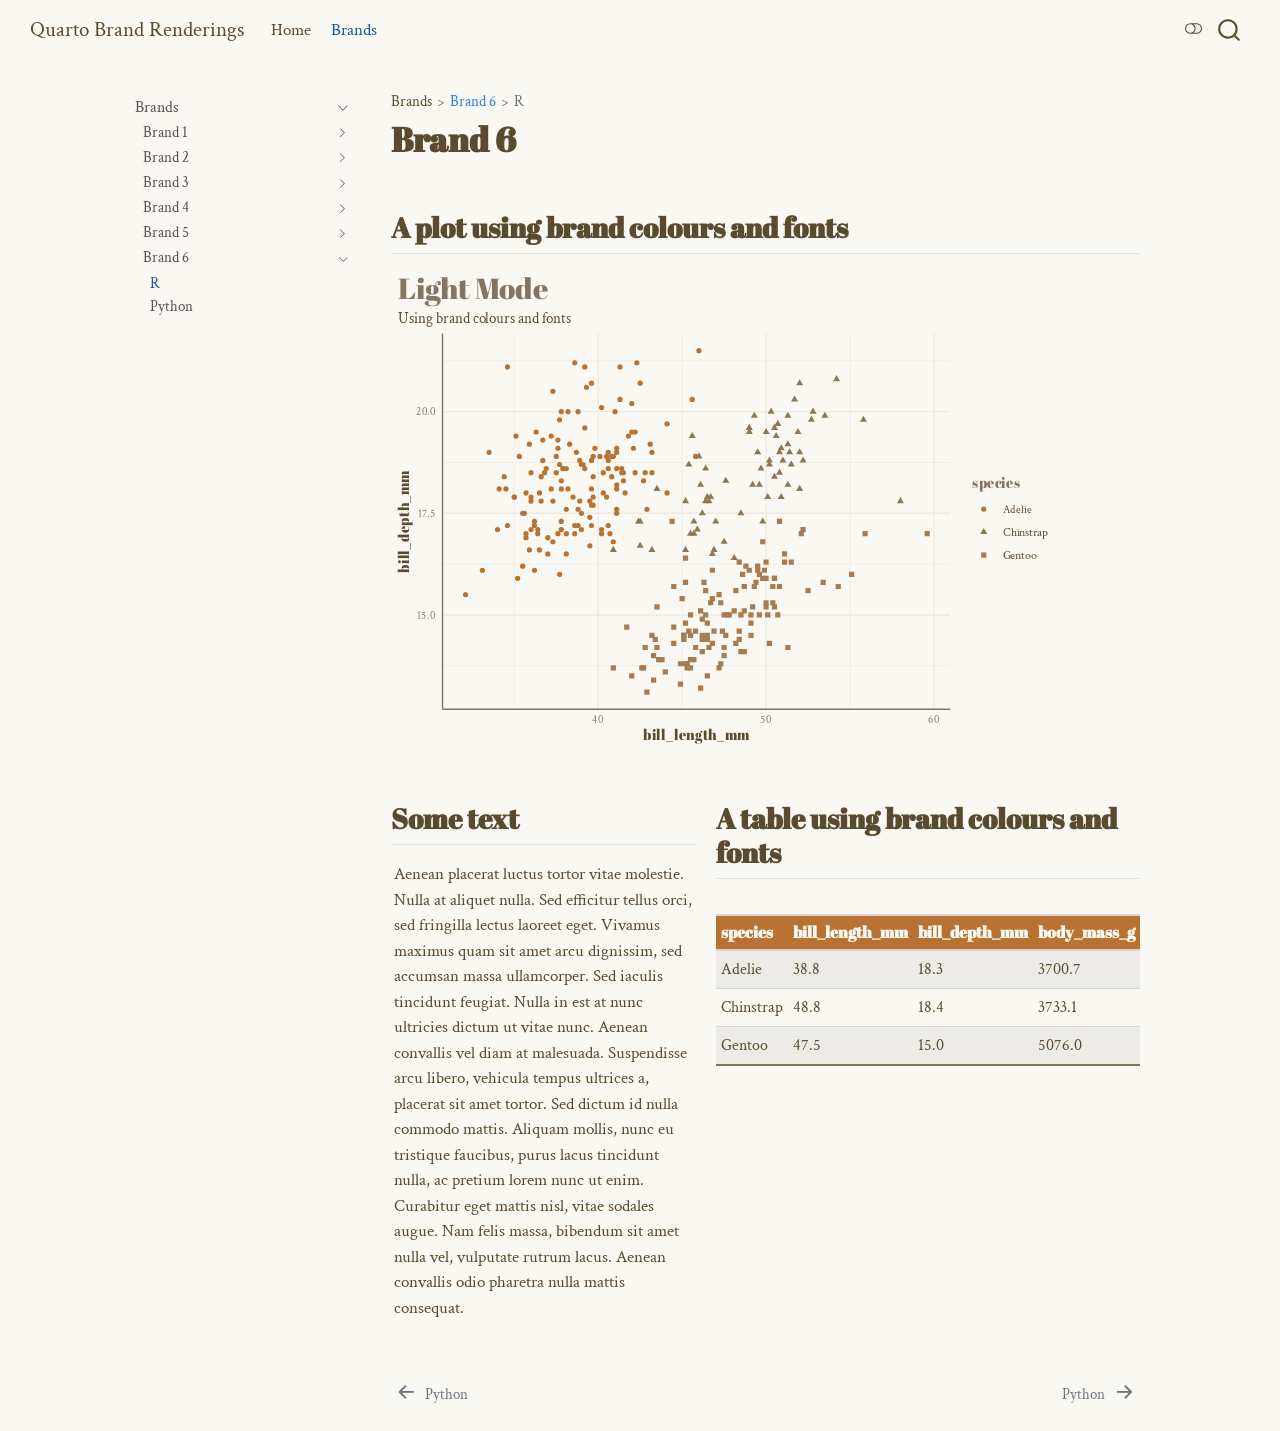
<file: docs/brands/brand-6/r.html>
<!DOCTYPE html>
<html xmlns="http://www.w3.org/1999/xhtml" lang="en" xml:lang="en"><head>

<meta charset="utf-8">
<meta name="generator" content="quarto-99.9.9">

<meta name="viewport" content="width=device-width, initial-scale=1.0, user-scalable=yes">


<title>Brand 6 – Quarto Brand Renderings</title>
<style>
/* Default styles provided by pandoc.
** See https://pandoc.org/MANUAL.html#variables-for-html for config info.
*/
code{white-space: pre-wrap;}
span.smallcaps{font-variant: small-caps;}
div.columns{display: flex; gap: min(4vw, 1.5em);}
div.column{flex: auto; overflow-x: auto;}
div.hanging-indent{margin-left: 1.5em; text-indent: -1.5em;}
ul.task-list{list-style: none;}
ul.task-list li input[type="checkbox"] {
  width: 0.8em;
  margin: 0 0.8em 0.2em -1em; /* quarto-specific, see https://github.com/quarto-dev/quarto-cli/issues/4556 */ 
  vertical-align: middle;
}
</style>


<script src="../../site_libs/quarto-nav/quarto-nav.js"></script>
<script src="../../site_libs/quarto-nav/headroom.min.js"></script>
<script src="../../site_libs/clipboard/clipboard.min.js"></script>
<script src="../../site_libs/quarto-search/autocomplete.umd.js"></script>
<script src="../../site_libs/quarto-search/fuse.min.js"></script>
<script src="../../site_libs/quarto-search/quarto-search.js"></script>
<meta name="quarto:offset" content="../../">
<link href="../../brands/brand-6/python.html" rel="next">
<link href="../../brands/brand-5/python.html" rel="prev">
<script src="../../site_libs/quarto-html/quarto.js" type="module"></script>
<script src="../../site_libs/quarto-html/tabsets/tabsets.js" type="module"></script>
<script src="../../site_libs/quarto-html/popper.min.js"></script>
<script src="../../site_libs/quarto-html/tippy.umd.min.js"></script>
<script src="../../site_libs/quarto-html/anchor.min.js"></script>
<link href="../../site_libs/quarto-html/tippy.css" rel="stylesheet">
<link href="../../site_libs/quarto-html/quarto-syntax-highlighting-b68dc9974f9874af22a7254e7fcf64ab.css" rel="stylesheet" class="quarto-color-scheme" id="quarto-text-highlighting-styles">
<link href="../../site_libs/quarto-html/quarto-syntax-highlighting-dark-b68dc9974f9874af22a7254e7fcf64ab.css" rel="stylesheet" class="quarto-color-scheme quarto-color-alternate" id="quarto-text-highlighting-styles">
<link href="../../site_libs/quarto-html/quarto-syntax-highlighting-b68dc9974f9874af22a7254e7fcf64ab.css" rel="stylesheet" class="quarto-color-scheme-extra" id="quarto-text-highlighting-styles">
<script src="../../site_libs/bootstrap/bootstrap.min.js"></script>
<link href="../../site_libs/bootstrap/bootstrap-icons.css" rel="stylesheet">
<link href="../../site_libs/bootstrap/bootstrap-1387b2092ca3e59a4c225cfd9377d7bc.min.css" rel="stylesheet" append-hash="true" class="quarto-color-scheme" id="quarto-bootstrap" data-mode="light">
<link href="../../site_libs/bootstrap/bootstrap-dark-f7c4978ff3e0444d85c2717992c25636.min.css" rel="stylesheet" append-hash="true" class="quarto-color-scheme quarto-color-alternate" id="quarto-bootstrap" data-mode="dark">
<link href="../../site_libs/bootstrap/bootstrap-1387b2092ca3e59a4c225cfd9377d7bc.min.css" rel="stylesheet" append-hash="true" class="quarto-color-scheme-extra" id="quarto-bootstrap" data-mode="light">
<script id="quarto-search-options" type="application/json">{
  "location": "navbar",
  "copy-button": false,
  "collapse-after": 3,
  "panel-placement": "end",
  "type": "overlay",
  "limit": 50,
  "keyboard-shortcut": [
    "f",
    "/",
    "s"
  ],
  "show-item-context": false,
  "language": {
    "search-no-results-text": "No results",
    "search-matching-documents-text": "matching documents",
    "search-copy-link-title": "Copy link to search",
    "search-hide-matches-text": "Hide additional matches",
    "search-more-match-text": "more match in this document",
    "search-more-matches-text": "more matches in this document",
    "search-clear-button-title": "Clear",
    "search-text-placeholder": "",
    "search-detached-cancel-button-title": "Cancel",
    "search-submit-button-title": "Submit",
    "search-label": "Search"
  }
}</script>


</head>

<body class="nav-sidebar floating nav-fixed fullcontent quarto-light"><script id="quarto-html-before-body" type="application/javascript">
    const toggleBodyColorMode = (bsSheetEl) => {
      const mode = bsSheetEl.getAttribute("data-mode");
      const bodyEl = window.document.querySelector("body");
      if (mode === "dark") {
        bodyEl.classList.add("quarto-dark");
        bodyEl.classList.remove("quarto-light");
      } else {
        bodyEl.classList.add("quarto-light");
        bodyEl.classList.remove("quarto-dark");
      }
    }
    const toggleBodyColorPrimary = () => {
      const bsSheetEl = window.document.querySelector("link#quarto-bootstrap:not([rel=disabled-stylesheet])");
      if (bsSheetEl) {
        toggleBodyColorMode(bsSheetEl);
      }
    }
    const setColorSchemeToggle = (alternate) => {
      const toggles = window.document.querySelectorAll('.quarto-color-scheme-toggle');
      for (let i=0; i < toggles.length; i++) {
        const toggle = toggles[i];
        if (toggle) {
          if (alternate) {
            toggle.classList.add("alternate");
          } else {
            toggle.classList.remove("alternate");
          }
        }
      }
    };
    const toggleColorMode = (alternate) => {
      // Switch the stylesheets
      const primaryStylesheets = window.document.querySelectorAll('link.quarto-color-scheme:not(.quarto-color-alternate)');
      const alternateStylesheets = window.document.querySelectorAll('link.quarto-color-scheme.quarto-color-alternate');
      manageTransitions('#quarto-margin-sidebar .nav-link', false);
      if (alternate) {
        // note: dark is layered on light, we don't disable primary!
        enableStylesheet(alternateStylesheets);
        for (const sheetNode of alternateStylesheets) {
          if (sheetNode.id === "quarto-bootstrap") {
            toggleBodyColorMode(sheetNode);
          }
        }
      } else {
        disableStylesheet(alternateStylesheets);
        enableStylesheet(primaryStylesheets)
        toggleBodyColorPrimary();
      }
      manageTransitions('#quarto-margin-sidebar .nav-link', true);
      // Switch the toggles
      setColorSchemeToggle(alternate)
      // Hack to workaround the fact that safari doesn't
      // properly recolor the scrollbar when toggling (#1455)
      if (navigator.userAgent.indexOf('Safari') > 0 && navigator.userAgent.indexOf('Chrome') == -1) {
        manageTransitions("body", false);
        window.scrollTo(0, 1);
        setTimeout(() => {
          window.scrollTo(0, 0);
          manageTransitions("body", true);
        }, 40);
      }
    }
    const disableStylesheet = (stylesheets) => {
      for (let i=0; i < stylesheets.length; i++) {
        const stylesheet = stylesheets[i];
        stylesheet.rel = 'disabled-stylesheet';
      }
    }
    const enableStylesheet = (stylesheets) => {
      for (let i=0; i < stylesheets.length; i++) {
        const stylesheet = stylesheets[i];
        if(stylesheet.rel !== 'stylesheet') { // for Chrome, which will still FOUC without this check
          stylesheet.rel = 'stylesheet';
        }
      }
    }
    const manageTransitions = (selector, allowTransitions) => {
      const els = window.document.querySelectorAll(selector);
      for (let i=0; i < els.length; i++) {
        const el = els[i];
        if (allowTransitions) {
          el.classList.remove('notransition');
        } else {
          el.classList.add('notransition');
        }
      }
    }
    const isFileUrl = () => {
      return window.location.protocol === 'file:';
    }
    const hasAlternateSentinel = () => {
      let styleSentinel = getColorSchemeSentinel();
      if (styleSentinel !== null) {
        return styleSentinel === "alternate";
      } else {
        return false;
      }
    }
    const setStyleSentinel = (alternate) => {
      const value = alternate ? "alternate" : "default";
      if (!isFileUrl()) {
        window.localStorage.setItem("quarto-color-scheme", value);
      } else {
        localAlternateSentinel = value;
      }
    }
    const getColorSchemeSentinel = () => {
      if (!isFileUrl()) {
        const storageValue = window.localStorage.getItem("quarto-color-scheme");
        return storageValue != null ? storageValue : localAlternateSentinel;
      } else {
        return localAlternateSentinel;
      }
    }
    const toggleGiscusIfUsed = (isAlternate, darkModeDefault) => {
      const baseTheme = document.querySelector('#giscus-base-theme')?.value ?? 'light';
      const alternateTheme = document.querySelector('#giscus-alt-theme')?.value ?? 'dark';
      let newTheme = '';
      if(authorPrefersDark) {
        newTheme = isAlternate ? baseTheme : alternateTheme;
      } else {
        newTheme = isAlternate ? alternateTheme : baseTheme;
      }
      const changeGiscusTheme = () => {
        // From: https://github.com/giscus/giscus/issues/336
        const sendMessage = (message) => {
          const iframe = document.querySelector('iframe.giscus-frame');
          if (!iframe) return;
          iframe.contentWindow.postMessage({ giscus: message }, 'https://giscus.app');
        }
        sendMessage({
          setConfig: {
            theme: newTheme
          }
        });
      }
      const isGiscussLoaded = window.document.querySelector('iframe.giscus-frame') !== null;
      if (isGiscussLoaded) {
        changeGiscusTheme();
      }
    };
    const authorPrefersDark = false;
    const darkModeDefault = authorPrefersDark;
      document.querySelector('link#quarto-text-highlighting-styles.quarto-color-scheme-extra').rel = 'disabled-stylesheet';
      document.querySelector('link#quarto-bootstrap.quarto-color-scheme-extra').rel = 'disabled-stylesheet';
    let localAlternateSentinel = darkModeDefault ? 'alternate' : 'default';
    // Dark / light mode switch
    window.quartoToggleColorScheme = () => {
      // Read the current dark / light value
      let toAlternate = !hasAlternateSentinel();
      toggleColorMode(toAlternate);
      setStyleSentinel(toAlternate);
      toggleGiscusIfUsed(toAlternate, darkModeDefault);
      window.dispatchEvent(new Event('resize'));
    };
    // Switch to dark mode if need be
    if (hasAlternateSentinel()) {
      toggleColorMode(true);
    } else {
      toggleColorMode(false);
    }
  </script>

<div id="quarto-search-results"></div>
  <header id="quarto-header" class="headroom fixed-top">
    <nav class="navbar navbar-expand-lg " data-bs-theme="dark">
      <div class="navbar-container container-fluid">
      <div class="navbar-brand-container mx-auto">
    <a class="navbar-brand" href="../../index.html">
    <span class="navbar-title">Quarto Brand Renderings</span>
    </a>
  </div>
            <div id="quarto-search" class="" title="Search"></div>
          <button class="navbar-toggler" type="button" data-bs-toggle="collapse" data-bs-target="#navbarCollapse" aria-controls="navbarCollapse" role="menu" aria-expanded="false" aria-label="Toggle navigation" onclick="if (window.quartoToggleHeadroom) { window.quartoToggleHeadroom(); }">
  <span class="navbar-toggler-icon"></span>
</button>
          <div class="collapse navbar-collapse" id="navbarCollapse">
            <ul class="navbar-nav navbar-nav-scroll me-auto">
  <li class="nav-item">
    <a class="nav-link" href="../../index.html"> 
<span class="menu-text">Home</span></a>
  </li>  
  <li class="nav-item">
    <a class="nav-link active" href="../../brands/brand-1/r.html" aria-current="page"> 
<span class="menu-text">Brands</span></a>
  </li>  
</ul>
          </div> <!-- /navcollapse -->
            <div class="quarto-navbar-tools">
  <a href="" class="quarto-color-scheme-toggle quarto-navigation-tool  px-1" onclick="window.quartoToggleColorScheme(); return false;" title="Toggle dark mode"><i class="bi"></i></a>
</div>
      </div> <!-- /container-fluid -->
    </nav>
  <nav class="quarto-secondary-nav">
    <div class="container-fluid d-flex">
      <button type="button" class="quarto-btn-toggle btn" data-bs-toggle="collapse" role="button" data-bs-target=".quarto-sidebar-collapse-item" aria-controls="quarto-sidebar" aria-expanded="false" aria-label="Toggle sidebar navigation" onclick="if (window.quartoToggleHeadroom) { window.quartoToggleHeadroom(); }">
        <i class="bi bi-layout-text-sidebar-reverse"></i>
      </button>
        <nav class="quarto-page-breadcrumbs" aria-label="breadcrumb"><ol class="breadcrumb"><li class="breadcrumb-item">Brands</li><li class="breadcrumb-item"><a href="../../brands/brand-6/r.html">Brand 6</a></li><li class="breadcrumb-item"><a href="../../brands/brand-6/r.html">R</a></li></ol></nav>
        <a class="flex-grow-1" role="navigation" data-bs-toggle="collapse" data-bs-target=".quarto-sidebar-collapse-item" aria-controls="quarto-sidebar" aria-expanded="false" aria-label="Toggle sidebar navigation" onclick="if (window.quartoToggleHeadroom) { window.quartoToggleHeadroom(); }">      
        </a>
    </div>
  </nav>
</header>
<!-- content -->
<div id="quarto-content" class="quarto-container page-columns page-rows-contents page-layout-article page-navbar">
<!-- sidebar -->
  <nav id="quarto-sidebar" class="sidebar collapse collapse-horizontal quarto-sidebar-collapse-item sidebar-navigation floating overflow-auto">
    <div class="sidebar-menu-container"> 
    <ul class="list-unstyled mt-1">
        <li class="sidebar-item sidebar-item-section">
      <div class="sidebar-item-container"> 
            <a class="sidebar-item-text sidebar-link text-start" data-bs-toggle="collapse" data-bs-target="#quarto-sidebar-section-1" role="navigation" aria-expanded="true">
 <span class="menu-text">Brands</span></a>
          <a class="sidebar-item-toggle text-start" data-bs-toggle="collapse" data-bs-target="#quarto-sidebar-section-1" role="navigation" aria-expanded="true" aria-label="Toggle section">
            <i class="bi bi-chevron-right ms-2"></i>
          </a> 
      </div>
      <ul id="quarto-sidebar-section-1" class="collapse list-unstyled sidebar-section depth1 show">  
          <li class="sidebar-item sidebar-item-section">
      <div class="sidebar-item-container"> 
            <a class="sidebar-item-text sidebar-link text-start collapsed" data-bs-toggle="collapse" data-bs-target="#quarto-sidebar-section-2" role="navigation" aria-expanded="false">
 <span class="menu-text">Brand 1</span></a>
          <a class="sidebar-item-toggle text-start collapsed" data-bs-toggle="collapse" data-bs-target="#quarto-sidebar-section-2" role="navigation" aria-expanded="false" aria-label="Toggle section">
            <i class="bi bi-chevron-right ms-2"></i>
          </a> 
      </div>
      <ul id="quarto-sidebar-section-2" class="collapse list-unstyled sidebar-section depth2 ">  
          <li class="sidebar-item">
  <div class="sidebar-item-container"> 
  <a href="../../brands/brand-1/r.html" class="sidebar-item-text sidebar-link">
 <span class="menu-text">R</span></a>
  </div>
</li>
          <li class="sidebar-item">
  <div class="sidebar-item-container"> 
  <a href="../../brands/brand-1/python.html" class="sidebar-item-text sidebar-link">
 <span class="menu-text">Python</span></a>
  </div>
</li>
      </ul>
  </li>
          <li class="sidebar-item sidebar-item-section">
      <div class="sidebar-item-container"> 
            <a class="sidebar-item-text sidebar-link text-start collapsed" data-bs-toggle="collapse" data-bs-target="#quarto-sidebar-section-3" role="navigation" aria-expanded="false">
 <span class="menu-text">Brand 2</span></a>
          <a class="sidebar-item-toggle text-start collapsed" data-bs-toggle="collapse" data-bs-target="#quarto-sidebar-section-3" role="navigation" aria-expanded="false" aria-label="Toggle section">
            <i class="bi bi-chevron-right ms-2"></i>
          </a> 
      </div>
      <ul id="quarto-sidebar-section-3" class="collapse list-unstyled sidebar-section depth2 ">  
          <li class="sidebar-item">
  <div class="sidebar-item-container"> 
  <a href="../../brands/brand-2/r.html" class="sidebar-item-text sidebar-link">
 <span class="menu-text">R</span></a>
  </div>
</li>
          <li class="sidebar-item">
  <div class="sidebar-item-container"> 
  <a href="../../brands/brand-2/python.html" class="sidebar-item-text sidebar-link">
 <span class="menu-text">Python</span></a>
  </div>
</li>
      </ul>
  </li>
          <li class="sidebar-item sidebar-item-section">
      <div class="sidebar-item-container"> 
            <a class="sidebar-item-text sidebar-link text-start collapsed" data-bs-toggle="collapse" data-bs-target="#quarto-sidebar-section-4" role="navigation" aria-expanded="false">
 <span class="menu-text">Brand 3</span></a>
          <a class="sidebar-item-toggle text-start collapsed" data-bs-toggle="collapse" data-bs-target="#quarto-sidebar-section-4" role="navigation" aria-expanded="false" aria-label="Toggle section">
            <i class="bi bi-chevron-right ms-2"></i>
          </a> 
      </div>
      <ul id="quarto-sidebar-section-4" class="collapse list-unstyled sidebar-section depth2 ">  
          <li class="sidebar-item">
  <div class="sidebar-item-container"> 
  <a href="../../brands/brand-3/r.html" class="sidebar-item-text sidebar-link">
 <span class="menu-text">R</span></a>
  </div>
</li>
          <li class="sidebar-item">
  <div class="sidebar-item-container"> 
  <a href="../../brands/brand-3/python.html" class="sidebar-item-text sidebar-link">
 <span class="menu-text">Python</span></a>
  </div>
</li>
      </ul>
  </li>
          <li class="sidebar-item sidebar-item-section">
      <div class="sidebar-item-container"> 
            <a class="sidebar-item-text sidebar-link text-start collapsed" data-bs-toggle="collapse" data-bs-target="#quarto-sidebar-section-5" role="navigation" aria-expanded="false">
 <span class="menu-text">Brand 4</span></a>
          <a class="sidebar-item-toggle text-start collapsed" data-bs-toggle="collapse" data-bs-target="#quarto-sidebar-section-5" role="navigation" aria-expanded="false" aria-label="Toggle section">
            <i class="bi bi-chevron-right ms-2"></i>
          </a> 
      </div>
      <ul id="quarto-sidebar-section-5" class="collapse list-unstyled sidebar-section depth2 ">  
          <li class="sidebar-item">
  <div class="sidebar-item-container"> 
  <a href="../../brands/brand-4/r.html" class="sidebar-item-text sidebar-link">
 <span class="menu-text">R</span></a>
  </div>
</li>
          <li class="sidebar-item">
  <div class="sidebar-item-container"> 
  <a href="../../brands/brand-4/python.html" class="sidebar-item-text sidebar-link">
 <span class="menu-text">Python</span></a>
  </div>
</li>
      </ul>
  </li>
          <li class="sidebar-item sidebar-item-section">
      <div class="sidebar-item-container"> 
            <a class="sidebar-item-text sidebar-link text-start collapsed" data-bs-toggle="collapse" data-bs-target="#quarto-sidebar-section-6" role="navigation" aria-expanded="false">
 <span class="menu-text">Brand 5</span></a>
          <a class="sidebar-item-toggle text-start collapsed" data-bs-toggle="collapse" data-bs-target="#quarto-sidebar-section-6" role="navigation" aria-expanded="false" aria-label="Toggle section">
            <i class="bi bi-chevron-right ms-2"></i>
          </a> 
      </div>
      <ul id="quarto-sidebar-section-6" class="collapse list-unstyled sidebar-section depth2 ">  
          <li class="sidebar-item">
  <div class="sidebar-item-container"> 
  <a href="../../brands/brand-5/r.html" class="sidebar-item-text sidebar-link">
 <span class="menu-text">R</span></a>
  </div>
</li>
          <li class="sidebar-item">
  <div class="sidebar-item-container"> 
  <a href="../../brands/brand-5/python.html" class="sidebar-item-text sidebar-link">
 <span class="menu-text">Python</span></a>
  </div>
</li>
      </ul>
  </li>
          <li class="sidebar-item sidebar-item-section">
      <div class="sidebar-item-container"> 
            <a class="sidebar-item-text sidebar-link text-start" data-bs-toggle="collapse" data-bs-target="#quarto-sidebar-section-7" role="navigation" aria-expanded="true">
 <span class="menu-text">Brand 6</span></a>
          <a class="sidebar-item-toggle text-start" data-bs-toggle="collapse" data-bs-target="#quarto-sidebar-section-7" role="navigation" aria-expanded="true" aria-label="Toggle section">
            <i class="bi bi-chevron-right ms-2"></i>
          </a> 
      </div>
      <ul id="quarto-sidebar-section-7" class="collapse list-unstyled sidebar-section depth2 show">  
          <li class="sidebar-item">
  <div class="sidebar-item-container"> 
  <a href="../../brands/brand-6/r.html" class="sidebar-item-text sidebar-link active">
 <span class="menu-text">R</span></a>
  </div>
</li>
          <li class="sidebar-item">
  <div class="sidebar-item-container"> 
  <a href="../../brands/brand-6/python.html" class="sidebar-item-text sidebar-link">
 <span class="menu-text">Python</span></a>
  </div>
</li>
      </ul>
  </li>
      </ul>
  </li>
    </ul>
    </div>
</nav>
<div id="quarto-sidebar-glass" class="quarto-sidebar-collapse-item" data-bs-toggle="collapse" data-bs-target=".quarto-sidebar-collapse-item"></div>
<!-- margin-sidebar -->
    
<!-- main -->
<main class="content" id="quarto-document-content">


<header id="title-block-header" class="quarto-title-block default"><nav class="quarto-page-breadcrumbs quarto-title-breadcrumbs d-none d-lg-block" aria-label="breadcrumb"><ol class="breadcrumb"><li class="breadcrumb-item">Brands</li><li class="breadcrumb-item"><a href="../../brands/brand-6/r.html">Brand 6</a></li><li class="breadcrumb-item"><a href="../../brands/brand-6/r.html">R</a></li></ol></nav>
<div class="quarto-title">
<h1 class="title">Brand 6</h1>
</div>



<div class="quarto-title-meta">

    
  
    
  </div>
  


</header>


<div class="quarto-layout-panel" data-layout="[[1], [1, 1]]">
<div class="quarto-layout-row">
<section id="a-plot-using-brand-colours-and-fonts" class="level2 quarto-layout-cell" style="flex-basis: 100.0%;justify-content: flex-start;">
<h2 class="anchored" data-anchor-id="a-plot-using-brand-colours-and-fonts">A plot using brand colours and fonts</h2>
<div class="cell" data-renderings="[&quot;light&quot;,&quot;dark&quot;]">
<div class="cell-output-display light-content">
<p><svg xmlns="http://www.w3.org/2000/svg" xlink="http://www.w3.org/1999/xlink" width="504.00pt" height="360.00pt" viewbox="0 0 504.00 360.00">
<g class="svglite">
<defs>
  <style type="text/css">
    .svglite line, .svglite polyline, .svglite polygon, .svglite path, .svglite rect, .svglite circle {
      fill: none;
      stroke: #000000;
      stroke-linecap: round;
      stroke-linejoin: round;
      stroke-miterlimit: 10.00;
    }
    .svglite text {
      white-space: pre;
    }
    .svglite g.glyphgroup path {
      fill: inherit;
      stroke: none;
    }
  </style>
</defs>
<rect width="100%" height="100%" style="stroke: none; fill: #FFFFFF;"></rect>
<defs>
  <clippath id="cpMC4wMHw1MDQuMDB8MC4wMHwzNjAuMDA=">
    <rect x="0.00" y="0.00" width="504.00" height="360.00"></rect>
  </clippath>
</defs>
<g clip-path="url(#cpMC4wMHw1MDQuMDB8MC4wMHwzNjAuMDA=)">
<rect x="0.000000000000064" y="0.00" width="504.00" height="360.00" style="stroke-width: 1.07; stroke: none; fill: #FAF8F3;"></rect>
</g>
<defs>
  <clippath id="cpMzguNjR8NDE5LjQ4fDQ2Ljk0fDMyOC43Mg==">
    <rect x="38.64" y="46.94" width="380.85" height="281.78"></rect>
  </clippath>
</defs>
<g clip-path="url(#cpMzguNjR8NDE5LjQ4fDQ2Ljk0fDMyOC43Mg==)">
<polyline points="38.64,296.09 419.48,296.09 " style="stroke-width: 0.53; stroke: #EDEAE3; stroke-linecap: butt;"></polyline>
<polyline points="38.64,219.85 419.48,219.85 " style="stroke-width: 0.53; stroke: #EDEAE3; stroke-linecap: butt;"></polyline>
<polyline points="38.64,143.61 419.48,143.61 " style="stroke-width: 0.53; stroke: #EDEAE3; stroke-linecap: butt;"></polyline>
<polyline points="38.64,67.37 419.48,67.37 " style="stroke-width: 0.53; stroke: #EDEAE3; stroke-linecap: butt;"></polyline>
<polyline points="92.46,328.72 92.46,46.94 " style="stroke-width: 0.53; stroke: #EDEAE3; stroke-linecap: butt;"></polyline>
<polyline points="218.36,328.72 218.36,46.94 " style="stroke-width: 0.53; stroke: #EDEAE3; stroke-linecap: butt;"></polyline>
<polyline points="344.26,328.72 344.26,46.94 " style="stroke-width: 0.53; stroke: #EDEAE3; stroke-linecap: butt;"></polyline>
<polyline points="38.64,257.97 419.48,257.97 " style="stroke-width: 1.07; stroke: #EDEAE3; stroke-linecap: butt;"></polyline>
<polyline points="38.64,181.73 419.48,181.73 " style="stroke-width: 1.07; stroke: #EDEAE3; stroke-linecap: butt;"></polyline>
<polyline points="38.64,105.49 419.48,105.49 " style="stroke-width: 1.07; stroke: #EDEAE3; stroke-linecap: butt;"></polyline>
<polyline points="155.41,328.72 155.41,46.94 " style="stroke-width: 1.07; stroke: #EDEAE3; stroke-linecap: butt;"></polyline>
<polyline points="281.31,328.72 281.31,46.94 " style="stroke-width: 1.07; stroke: #EDEAE3; stroke-linecap: butt;"></polyline>
<polyline points="407.21,328.72 407.21,46.94 " style="stroke-width: 1.07; stroke: #EDEAE3; stroke-linecap: butt;"></polyline>
<circle cx="144.08" cy="145.13" r="1.95" style="stroke-width: 0.71; stroke: none; fill: #B87333;"></circle>
<circle cx="149.11" cy="184.78" r="1.95" style="stroke-width: 0.71; stroke: none; fill: #B87333;"></circle>
<circle cx="159.19" cy="166.48" r="1.95" style="stroke-width: 0.71; stroke: none; fill: #B87333;"></circle>
<circle cx="113.86" cy="126.84" r="1.95" style="stroke-width: 0.71; stroke: none; fill: #B87333;"></circle>
<circle cx="146.60" cy="87.19" r="1.95" style="stroke-width: 0.71; stroke: none; fill: #B87333;"></circle>
<circle cx="141.56" cy="172.58" r="1.95" style="stroke-width: 0.71; stroke: none; fill: #B87333;"></circle>
<circle cx="145.34" cy="117.69" r="1.95" style="stroke-width: 0.71; stroke: none; fill: #B87333;"></circle>
<circle cx="81.13" cy="163.43" r="1.95" style="stroke-width: 0.71; stroke: none; fill: #B87333;"></circle>
<circle cx="180.59" cy="99.39" r="1.95" style="stroke-width: 0.71; stroke: none; fill: #B87333;"></circle>
<circle cx="127.71" cy="193.93" r="1.95" style="stroke-width: 0.71; stroke: none; fill: #B87333;"></circle>
<circle cx="127.71" cy="187.83" r="1.95" style="stroke-width: 0.71; stroke: none; fill: #B87333;"></circle>
<circle cx="169.26" cy="178.68" r="1.95" style="stroke-width: 0.71; stroke: none; fill: #B87333;"></circle>
<circle cx="137.78" cy="68.89" r="1.95" style="stroke-width: 0.71; stroke: none; fill: #B87333;"></circle>
<circle cx="87.42" cy="71.94" r="1.95" style="stroke-width: 0.71; stroke: none; fill: #B87333;"></circle>
<circle cx="112.60" cy="172.58" r="1.95" style="stroke-width: 0.71; stroke: none; fill: #B87333;"></circle>
<circle cx="139.04" cy="135.99" r="1.95" style="stroke-width: 0.71; stroke: none; fill: #B87333;"></circle>
<circle cx="186.88" cy="84.14" r="1.95" style="stroke-width: 0.71; stroke: none; fill: #B87333;"></circle>
<circle cx="84.90" cy="154.28" r="1.95" style="stroke-width: 0.71; stroke: none; fill: #B87333;"></circle>
<circle cx="230.95" cy="59.75" r="1.95" style="stroke-width: 0.71; stroke: none; fill: #B87333;"></circle>
<circle cx="127.71" cy="157.33" r="1.95" style="stroke-width: 0.71; stroke: none; fill: #B87333;"></circle>
<circle cx="126.45" cy="145.13" r="1.95" style="stroke-width: 0.71; stroke: none; fill: #B87333;"></circle>
<circle cx="103.79" cy="129.89" r="1.95" style="stroke-width: 0.71; stroke: none; fill: #B87333;"></circle>
<circle cx="132.75" cy="163.43" r="1.95" style="stroke-width: 0.71; stroke: none; fill: #B87333;"></circle>
<circle cx="140.30" cy="190.88" r="1.95" style="stroke-width: 0.71; stroke: none; fill: #B87333;"></circle>
<circle cx="96.24" cy="139.04" r="1.95" style="stroke-width: 0.71; stroke: none; fill: #B87333;"></circle>
<circle cx="162.96" cy="148.18" r="1.95" style="stroke-width: 0.71; stroke: none; fill: #B87333;"></circle>
<circle cx="161.70" cy="169.53" r="1.95" style="stroke-width: 0.71; stroke: none; fill: #B87333;"></circle>
<circle cx="128.97" cy="148.18" r="1.95" style="stroke-width: 0.71; stroke: none; fill: #B87333;"></circle>
<circle cx="161.70" cy="139.04" r="1.95" style="stroke-width: 0.71; stroke: none; fill: #B87333;"></circle>
<circle cx="149.11" cy="206.13" r="1.95" style="stroke-width: 0.71; stroke: none; fill: #B87333;"></circle>
<circle cx="120.16" cy="163.43" r="1.95" style="stroke-width: 0.71; stroke: none; fill: #B87333;"></circle>
<circle cx="149.11" cy="172.58" r="1.95" style="stroke-width: 0.71; stroke: none; fill: #B87333;"></circle>
<circle cx="166.74" cy="139.04" r="1.95" style="stroke-width: 0.71; stroke: none; fill: #B87333;"></circle>
<circle cx="110.08" cy="196.98" r="1.95" style="stroke-width: 0.71; stroke: none; fill: #B87333;"></circle>
<circle cx="145.34" cy="71.94" r="1.95" style="stroke-width: 0.71; stroke: none; fill: #B87333;"></circle>
<circle cx="140.30" cy="105.49" r="1.95" style="stroke-width: 0.71; stroke: none; fill: #B87333;"></circle>
<circle cx="183.11" cy="151.23" r="1.95" style="stroke-width: 0.71; stroke: none; fill: #B87333;"></circle>
<circle cx="125.19" cy="126.84" r="1.95" style="stroke-width: 0.71; stroke: none; fill: #B87333;"></circle>
<circle cx="152.89" cy="132.94" r="1.95" style="stroke-width: 0.71; stroke: none; fill: #B87333;"></circle>
<circle cx="111.34" cy="166.48" r="1.95" style="stroke-width: 0.71; stroke: none; fill: #B87333;"></circle>
<circle cx="165.48" cy="154.28" r="1.95" style="stroke-width: 0.71; stroke: none; fill: #B87333;"></circle>
<circle cx="105.05" cy="151.23" r="1.95" style="stroke-width: 0.71; stroke: none; fill: #B87333;"></circle>
<circle cx="207.03" cy="114.64" r="1.95" style="stroke-width: 0.71; stroke: none; fill: #B87333;"></circle>
<circle cx="117.64" cy="200.03" r="1.95" style="stroke-width: 0.71; stroke: none; fill: #B87333;"></circle>
<circle cx="150.37" cy="142.08" r="1.95" style="stroke-width: 0.71; stroke: none; fill: #B87333;"></circle>
<circle cx="169.26" cy="135.99" r="1.95" style="stroke-width: 0.71; stroke: none; fill: #B87333;"></circle>
<circle cx="123.93" cy="139.04" r="1.95" style="stroke-width: 0.71; stroke: none; fill: #B87333;"></circle>
<circle cx="105.05" cy="169.53" r="1.95" style="stroke-width: 0.71; stroke: none; fill: #B87333;"></circle>
<circle cx="184.37" cy="68.89" r="1.95" style="stroke-width: 0.71; stroke: none; fill: #B87333;"></circle>
<circle cx="150.37" cy="175.63" r="1.95" style="stroke-width: 0.71; stroke: none; fill: #B87333;"></circle>
<circle cx="156.67" cy="139.04" r="1.95" style="stroke-width: 0.71; stroke: none; fill: #B87333;"></circle>
<circle cx="92.46" cy="169.53" r="1.95" style="stroke-width: 0.71; stroke: none; fill: #B87333;"></circle>
<circle cx="180.59" cy="120.74" r="1.95" style="stroke-width: 0.71; stroke: none; fill: #B87333;"></circle>
<circle cx="86.16" cy="163.43" r="1.95" style="stroke-width: 0.71; stroke: none; fill: #B87333;"></circle>
<circle cx="173.03" cy="148.18" r="1.95" style="stroke-width: 0.71; stroke: none; fill: #B87333;"></circle>
<circle cx="142.82" cy="181.73" r="1.95" style="stroke-width: 0.71; stroke: none; fill: #B87333;"></circle>
<circle cx="162.96" cy="142.08" r="1.95" style="stroke-width: 0.71; stroke: none; fill: #B87333;"></circle>
<circle cx="111.34" cy="209.18" r="1.95" style="stroke-width: 0.71; stroke: none; fill: #B87333;"></circle>
<circle cx="125.19" cy="132.94" r="1.95" style="stroke-width: 0.71; stroke: none; fill: #B87333;"></circle>
<circle cx="101.27" cy="200.03" r="1.95" style="stroke-width: 0.71; stroke: none; fill: #B87333;"></circle>
<circle cx="171.78" cy="71.94" r="1.95" style="stroke-width: 0.71; stroke: none; fill: #B87333;"></circle>
<circle cx="125.19" cy="196.98" r="1.95" style="stroke-width: 0.71; stroke: none; fill: #B87333;"></circle>
<circle cx="169.26" cy="160.38" r="1.95" style="stroke-width: 0.71; stroke: none; fill: #B87333;"></circle>
<circle cx="110.08" cy="193.93" r="1.95" style="stroke-width: 0.71; stroke: none; fill: #B87333;"></circle>
<circle cx="175.55" cy="166.48" r="1.95" style="stroke-width: 0.71; stroke: none; fill: #B87333;"></circle>
<circle cx="98.75" cy="221.37" r="1.95" style="stroke-width: 0.71; stroke: none; fill: #B87333;"></circle>
<circle cx="169.26" cy="132.94" r="1.95" style="stroke-width: 0.71; stroke: none; fill: #B87333;"></circle>
<circle cx="103.79" cy="209.18" r="1.95" style="stroke-width: 0.71; stroke: none; fill: #B87333;"></circle>
<circle cx="178.07" cy="123.79" r="1.95" style="stroke-width: 0.71; stroke: none; fill: #B87333;"></circle>
<circle cx="73.57" cy="135.99" r="1.95" style="stroke-width: 0.71; stroke: none; fill: #B87333;"></circle>
<circle cx="151.63" cy="154.28" r="1.95" style="stroke-width: 0.71; stroke: none; fill: #B87333;"></circle>
<circle cx="150.37" cy="190.88" r="1.95" style="stroke-width: 0.71; stroke: none; fill: #B87333;"></circle>
<circle cx="228.43" cy="139.04" r="1.95" style="stroke-width: 0.71; stroke: none; fill: #B87333;"></circle>
<circle cx="98.75" cy="181.73" r="1.95" style="stroke-width: 0.71; stroke: none; fill: #B87333;"></circle>
<circle cx="190.66" cy="151.23" r="1.95" style="stroke-width: 0.71; stroke: none; fill: #B87333;"></circle>
<circle cx="166.74" cy="203.08" r="1.95" style="stroke-width: 0.71; stroke: none; fill: #B87333;"></circle>
<circle cx="120.16" cy="123.79" r="1.95" style="stroke-width: 0.71; stroke: none; fill: #B87333;"></circle>
<circle cx="107.57" cy="224.42" r="1.95" style="stroke-width: 0.71; stroke: none; fill: #B87333;"></circle>
<circle cx="181.85" cy="132.94" r="1.95" style="stroke-width: 0.71; stroke: none; fill: #B87333;"></circle>
<circle cx="87.42" cy="190.88" r="1.95" style="stroke-width: 0.71; stroke: none; fill: #B87333;"></circle>
<circle cx="191.92" cy="178.68" r="1.95" style="stroke-width: 0.71; stroke: none; fill: #B87333;"></circle>
<circle cx="113.86" cy="142.08" r="1.95" style="stroke-width: 0.71; stroke: none; fill: #B87333;"></circle>
<circle cx="93.72" cy="123.79" r="1.95" style="stroke-width: 0.71; stroke: none; fill: #B87333;"></circle>
<circle cx="121.42" cy="172.58" r="1.95" style="stroke-width: 0.71; stroke: none; fill: #B87333;"></circle>
<circle cx="171.78" cy="96.34" r="1.95" style="stroke-width: 0.71; stroke: none; fill: #B87333;"></circle>
<circle cx="108.83" cy="120.74" r="1.95" style="stroke-width: 0.71; stroke: none; fill: #B87333;"></circle>
<circle cx="116.38" cy="148.18" r="1.95" style="stroke-width: 0.71; stroke: none; fill: #B87333;"></circle>
<circle cx="134.01" cy="129.89" r="1.95" style="stroke-width: 0.71; stroke: none; fill: #B87333;"></circle>
<circle cx="141.56" cy="142.08" r="1.95" style="stroke-width: 0.71; stroke: none; fill: #B87333;"></circle>
<circle cx="101.27" cy="166.48" r="1.95" style="stroke-width: 0.71; stroke: none; fill: #B87333;"></circle>
<circle cx="169.26" cy="163.43" r="1.95" style="stroke-width: 0.71; stroke: none; fill: #B87333;"></circle>
<circle cx="79.87" cy="193.93" r="1.95" style="stroke-width: 0.71; stroke: none; fill: #B87333;"></circle>
<circle cx="150.37" cy="163.43" r="1.95" style="stroke-width: 0.71; stroke: none; fill: #B87333;"></circle>
<circle cx="107.57" cy="187.83" r="1.95" style="stroke-width: 0.71; stroke: none; fill: #B87333;"></circle>
<circle cx="165.48" cy="139.04" r="1.95" style="stroke-width: 0.71; stroke: none; fill: #B87333;"></circle>
<circle cx="131.49" cy="148.18" r="1.95" style="stroke-width: 0.71; stroke: none; fill: #B87333;"></circle>
<circle cx="159.19" cy="151.23" r="1.95" style="stroke-width: 0.71; stroke: none; fill: #B87333;"></circle>
<circle cx="68.54" cy="224.42" r="1.95" style="stroke-width: 0.71; stroke: none; fill: #B87333;"></circle>
<circle cx="195.70" cy="151.23" r="1.95" style="stroke-width: 0.71; stroke: none; fill: #B87333;"></circle>
<circle cx="92.46" cy="169.53" r="1.95" style="stroke-width: 0.71; stroke: none; fill: #B87333;"></circle>
<circle cx="168.00" cy="105.49" r="1.95" style="stroke-width: 0.71; stroke: none; fill: #B87333;"></circle>
<circle cx="126.45" cy="227.47" r="1.95" style="stroke-width: 0.71; stroke: none; fill: #B87333;"></circle>
<circle cx="127.71" cy="105.49" r="1.95" style="stroke-width: 0.71; stroke: none; fill: #B87333;"></circle>
<circle cx="128.97" cy="148.18" r="1.95" style="stroke-width: 0.71; stroke: none; fill: #B87333;"></circle>
<circle cx="151.63" cy="139.04" r="1.95" style="stroke-width: 0.71; stroke: none; fill: #B87333;"></circle>
<circle cx="137.78" cy="190.88" r="1.95" style="stroke-width: 0.71; stroke: none; fill: #B87333;"></circle>
<circle cx="132.75" cy="105.49" r="1.95" style="stroke-width: 0.71; stroke: none; fill: #B87333;"></circle>
<circle cx="131.49" cy="196.98" r="1.95" style="stroke-width: 0.71; stroke: none; fill: #B87333;"></circle>
<circle cx="195.70" cy="135.99" r="1.95" style="stroke-width: 0.71; stroke: none; fill: #B87333;"></circle>
<circle cx="131.49" cy="212.23" r="1.95" style="stroke-width: 0.71; stroke: none; fill: #B87333;"></circle>
<circle cx="225.91" cy="96.34" r="1.95" style="stroke-width: 0.71; stroke: none; fill: #B87333;"></circle>
<circle cx="151.63" cy="175.63" r="1.95" style="stroke-width: 0.71; stroke: none; fill: #B87333;"></circle>
<circle cx="183.11" cy="120.74" r="1.95" style="stroke-width: 0.71; stroke: none; fill: #B87333;"></circle>
<circle cx="150.37" cy="84.14" r="1.95" style="stroke-width: 0.71; stroke: none; fill: #B87333;"></circle>
<circle cx="189.40" cy="157.33" r="1.95" style="stroke-width: 0.71; stroke: none; fill: #B87333;"></circle>
<circle cx="137.78" cy="196.98" r="1.95" style="stroke-width: 0.71; stroke: none; fill: #B87333;"></circle>
<circle cx="121.42" cy="90.24" r="1.95" style="stroke-width: 0.71; stroke: none; fill: #B87333;"></circle>
<circle cx="101.27" cy="196.98" r="1.95" style="stroke-width: 0.71; stroke: none; fill: #B87333;"></circle>
<circle cx="169.26" cy="148.18" r="1.95" style="stroke-width: 0.71; stroke: none; fill: #B87333;"></circle>
<circle cx="107.57" cy="190.88" r="1.95" style="stroke-width: 0.71; stroke: none; fill: #B87333;"></circle>
<circle cx="126.45" cy="111.59" r="1.95" style="stroke-width: 0.71; stroke: none; fill: #B87333;"></circle>
<circle cx="157.93" cy="196.98" r="1.95" style="stroke-width: 0.71; stroke: none; fill: #B87333;"></circle>
<circle cx="173.03" cy="151.23" r="1.95" style="stroke-width: 0.71; stroke: none; fill: #B87333;"></circle>
<circle cx="94.98" cy="230.52" r="1.95" style="stroke-width: 0.71; stroke: none; fill: #B87333;"></circle>
<circle cx="162.96" cy="135.99" r="1.95" style="stroke-width: 0.71; stroke: none; fill: #B87333;"></circle>
<circle cx="140.30" cy="178.68" r="1.95" style="stroke-width: 0.71; stroke: none; fill: #B87333;"></circle>
<circle cx="174.29" cy="157.33" r="1.95" style="stroke-width: 0.71; stroke: none; fill: #B87333;"></circle>
<circle cx="142.82" cy="193.93" r="1.95" style="stroke-width: 0.71; stroke: none; fill: #B87333;"></circle>
<circle cx="207.03" cy="166.48" r="1.95" style="stroke-width: 0.71; stroke: none; fill: #B87333;"></circle>
<circle cx="136.52" cy="169.53" r="1.95" style="stroke-width: 0.71; stroke: none; fill: #B87333;"></circle>
<circle cx="194.44" cy="129.89" r="1.95" style="stroke-width: 0.71; stroke: none; fill: #B87333;"></circle>
<circle cx="115.12" cy="151.23" r="1.95" style="stroke-width: 0.71; stroke: none; fill: #B87333;"></circle>
<circle cx="123.93" cy="151.23" r="1.95" style="stroke-width: 0.71; stroke: none; fill: #B87333;"></circle>
<circle cx="131.49" cy="178.68" r="1.95" style="stroke-width: 0.71; stroke: none; fill: #B87333;"></circle>
<circle cx="169.26" cy="181.73" r="1.95" style="stroke-width: 0.71; stroke: none; fill: #B87333;"></circle>
<circle cx="100.01" cy="181.73" r="1.95" style="stroke-width: 0.71; stroke: none; fill: #B87333;"></circle>
<circle cx="157.93" cy="102.44" r="1.95" style="stroke-width: 0.71; stroke: none; fill: #B87333;"></circle>
<circle cx="117.64" cy="212.23" r="1.95" style="stroke-width: 0.71; stroke: none; fill: #B87333;"></circle>
<circle cx="151.63" cy="169.53" r="1.95" style="stroke-width: 0.71; stroke: none; fill: #B87333;"></circle>
<circle cx="157.93" cy="193.93" r="1.95" style="stroke-width: 0.71; stroke: none; fill: #B87333;"></circle>
<circle cx="162.96" cy="190.88" r="1.95" style="stroke-width: 0.71; stroke: none; fill: #B87333;"></circle>
<circle cx="55.95" cy="242.72" r="1.95" style="stroke-width: 0.71; stroke: none; fill: #B87333;"></circle>
<circle cx="164.22" cy="196.98" r="1.95" style="stroke-width: 0.71; stroke: none; fill: #B87333;"></circle>
<circle cx="121.42" cy="203.08" r="1.95" style="stroke-width: 0.71; stroke: none; fill: #B87333;"></circle>
<circle cx="142.82" cy="145.13" r="1.95" style="stroke-width: 0.71; stroke: none; fill: #B87333;"></circle>
<circle cx="145.34" cy="148.18" r="1.95" style="stroke-width: 0.71; stroke: none; fill: #B87333;"></circle>
<circle cx="112.60" cy="154.28" r="1.95" style="stroke-width: 0.71; stroke: none; fill: #B87333;"></circle>
<circle cx="105.05" cy="172.58" r="1.95" style="stroke-width: 0.71; stroke: none; fill: #B87333;"></circle>
<circle cx="127.71" cy="163.43" r="1.95" style="stroke-width: 0.71; stroke: none; fill: #B87333;"></circle>
<circle cx="105.05" cy="193.93" r="1.95" style="stroke-width: 0.71; stroke: none; fill: #B87333;"></circle>
<circle cx="174.29" cy="151.23" r="1.95" style="stroke-width: 0.71; stroke: none; fill: #B87333;"></circle>
<polygon points="230.25,314.82 234.16,314.82 234.16,310.91 230.25,310.91 " style="stroke-width: 0.71; stroke: none; fill: #A67C52;"></polygon>
<polygon points="279.35,220.28 283.26,220.28 283.26,216.37 279.35,216.37 " style="stroke-width: 0.71; stroke: none; fill: #A67C52;"></polygon>
<polygon points="262.99,287.37 266.90,287.37 266.90,283.46 262.99,283.46 " style="stroke-width: 0.71; stroke: none; fill: #A67C52;"></polygon>
<polygon points="279.35,253.82 283.26,253.82 283.26,249.92 279.35,249.92 " style="stroke-width: 0.71; stroke: none; fill: #A67C52;"></polygon>
<polygon points="249.14,275.17 253.05,275.17 253.05,271.26 249.14,271.26 " style="stroke-width: 0.71; stroke: none; fill: #A67C52;"></polygon>
<polygon points="235.29,305.67 239.20,305.67 239.20,301.76 235.29,301.76 " style="stroke-width: 0.71; stroke: none; fill: #A67C52;"></polygon>
<polygon points="221.44,272.12 225.35,272.12 225.35,268.21 221.44,268.21 " style="stroke-width: 0.71; stroke: none; fill: #A67C52;"></polygon>
<polygon points="237.81,250.78 241.72,250.78 241.72,246.87 237.81,246.87 " style="stroke-width: 0.71; stroke: none; fill: #A67C52;"></polygon>
<polygon points="195.00,308.72 198.91,308.72 198.91,304.81 195.00,304.81 " style="stroke-width: 0.71; stroke: none; fill: #A67C52;"></polygon>
<polygon points="239.07,247.73 242.98,247.73 242.98,243.82 239.07,243.82 " style="stroke-width: 0.71; stroke: none; fill: #A67C52;"></polygon>
<polygon points="164.78,299.57 168.69,299.57 168.69,295.66 164.78,295.66 " style="stroke-width: 0.71; stroke: none; fill: #A67C52;"></polygon>
<polygon points="266.76,226.38 270.67,226.38 270.67,222.47 266.76,222.47 " style="stroke-width: 0.71; stroke: none; fill: #A67C52;"></polygon>
<polygon points="222.70,299.57 226.61,299.57 226.61,295.66 222.70,295.66 " style="stroke-width: 0.71; stroke: none; fill: #A67C52;"></polygon>
<polygon points="259.21,272.12 263.12,272.12 263.12,268.21 259.21,268.21 " style="stroke-width: 0.71; stroke: none; fill: #A67C52;"></polygon>
<polygon points="226.48,272.12 230.39,272.12 230.39,268.21 226.48,268.21 " style="stroke-width: 0.71; stroke: none; fill: #A67C52;"></polygon>
<polygon points="270.54,238.58 274.45,238.58 274.45,234.67 270.54,234.67 " style="stroke-width: 0.71; stroke: none; fill: #A67C52;"></polygon>
<polygon points="178.63,305.67 182.54,305.67 182.54,301.76 178.63,301.76 " style="stroke-width: 0.71; stroke: none; fill: #A67C52;"></polygon>
<polygon points="269.28,253.82 273.19,253.82 273.19,249.92 269.28,249.92 " style="stroke-width: 0.71; stroke: none; fill: #A67C52;"></polygon>
<polygon points="231.51,275.17 235.42,275.17 235.42,271.26 231.51,271.26 " style="stroke-width: 0.71; stroke: none; fill: #A67C52;"></polygon>
<polygon points="262.99,256.87 266.90,256.87 266.90,252.96 262.99,252.96 " style="stroke-width: 0.71; stroke: none; fill: #A67C52;"></polygon>
<polygon points="281.87,281.27 285.78,281.27 285.78,277.36 281.87,277.36 " style="stroke-width: 0.71; stroke: none; fill: #A67C52;"></polygon>
<polygon points="217.66,275.17 221.57,275.17 221.57,271.26 217.66,271.26 " style="stroke-width: 0.71; stroke: none; fill: #A67C52;"></polygon>
<polygon points="235.29,275.17 239.20,275.17 239.20,271.26 235.29,271.26 " style="stroke-width: 0.71; stroke: none; fill: #A67C52;"></polygon>
<polygon points="232.77,235.53 236.68,235.53 236.68,231.62 232.77,231.62 " style="stroke-width: 0.71; stroke: none; fill: #A67C52;"></polygon>
<polygon points="189.96,317.87 193.87,317.87 193.87,313.96 189.96,313.96 " style="stroke-width: 0.71; stroke: none; fill: #A67C52;"></polygon>
<polygon points="230.25,256.87 234.16,256.87 234.16,252.96 230.25,252.96 " style="stroke-width: 0.71; stroke: none; fill: #A67C52;"></polygon>
<polygon points="210.11,281.27 214.02,281.27 214.02,277.36 210.11,277.36 " style="stroke-width: 0.71; stroke: none; fill: #A67C52;"></polygon>
<polygon points="251.66,259.92 255.57,259.92 255.57,256.01 251.66,256.01 " style="stroke-width: 0.71; stroke: none; fill: #A67C52;"></polygon>
<polygon points="256.69,281.27 260.60,281.27 260.60,277.36 256.69,277.36 " style="stroke-width: 0.71; stroke: none; fill: #A67C52;"></polygon>
<polygon points="279.35,250.78 283.26,250.78 283.26,246.87 279.35,246.87 " style="stroke-width: 0.71; stroke: none; fill: #A67C52;"></polygon>
<polygon points="245.36,250.78 249.27,250.78 249.27,246.87 245.36,246.87 " style="stroke-width: 0.71; stroke: none; fill: #A67C52;"></polygon>
<polygon points="188.71,284.32 192.62,284.32 192.62,280.41 188.71,280.41 " style="stroke-width: 0.71; stroke: none; fill: #A67C52;"></polygon>
<polygon points="217.66,275.17 221.57,275.17 221.57,271.26 217.66,271.26 " style="stroke-width: 0.71; stroke: none; fill: #A67C52;"></polygon>
<polygon points="400.22,198.93 404.13,198.93 404.13,195.02 400.22,195.02 " style="stroke-width: 0.71; stroke: none; fill: #A67C52;"></polygon>
<polygon points="268.02,266.02 271.93,266.02 271.93,262.11 268.02,262.11 " style="stroke-width: 0.71; stroke: none; fill: #A67C52;"></polygon>
<polygon points="259.21,220.28 263.12,220.28 263.12,216.37 259.21,216.37 " style="stroke-width: 0.71; stroke: none; fill: #A67C52;"></polygon>
<polygon points="186.19,299.57 190.10,299.57 190.10,295.66 186.19,295.66 " style="stroke-width: 0.71; stroke: none; fill: #A67C52;"></polygon>
<polygon points="208.85,189.78 212.76,189.78 212.76,185.87 208.85,185.87 " style="stroke-width: 0.71; stroke: none; fill: #A67C52;"></polygon>
<polygon points="203.81,302.62 207.72,302.62 207.72,298.71 203.81,298.71 " style="stroke-width: 0.71; stroke: none; fill: #A67C52;"></polygon>
<polygon points="262.99,238.58 266.90,238.58 266.90,234.67 262.99,234.67 " style="stroke-width: 0.71; stroke: none; fill: #A67C52;"></polygon>
<polygon points="187.45,299.57 191.36,299.57 191.36,295.66 187.45,295.66 " style="stroke-width: 0.71; stroke: none; fill: #A67C52;"></polygon>
<polygon points="274.32,229.43 278.23,229.43 278.23,225.52 274.32,225.52 " style="stroke-width: 0.71; stroke: none; fill: #A67C52;"></polygon>
<polygon points="220.18,299.57 224.09,299.57 224.09,295.66 220.18,295.66 " style="stroke-width: 0.71; stroke: none; fill: #A67C52;"></polygon>
<polygon points="274.32,259.92 278.23,259.92 278.23,256.01 274.32,256.01 " style="stroke-width: 0.71; stroke: none; fill: #A67C52;"></polygon>
<polygon points="285.65,232.48 289.56,232.48 289.56,228.57 285.65,228.57 " style="stroke-width: 0.71; stroke: none; fill: #A67C52;"></polygon>
<polygon points="198.78,293.47 202.69,293.47 202.69,289.56 198.78,289.56 " style="stroke-width: 0.71; stroke: none; fill: #A67C52;"></polygon>
<polygon points="222.70,293.47 226.61,293.47 226.61,289.56 222.70,289.56 " style="stroke-width: 0.71; stroke: none; fill: #A67C52;"></polygon>
<polygon points="285.65,232.48 289.56,232.48 289.56,228.57 285.65,228.57 " style="stroke-width: 0.71; stroke: none; fill: #A67C52;"></polygon>
<polygon points="215.14,311.77 219.05,311.77 219.05,307.86 215.14,307.86 " style="stroke-width: 0.71; stroke: none; fill: #A67C52;"></polygon>
<polygon points="218.92,235.53 222.83,235.53 222.83,231.62 218.92,231.62 " style="stroke-width: 0.71; stroke: none; fill: #A67C52;"></polygon>
<polygon points="236.55,284.32 240.46,284.32 240.46,280.41 236.55,280.41 " style="stroke-width: 0.71; stroke: none; fill: #A67C52;"></polygon>
<polygon points="260.47,287.37 264.38,287.37 264.38,283.46 260.47,283.46 " style="stroke-width: 0.71; stroke: none; fill: #A67C52;"></polygon>
<polygon points="217.66,278.22 221.57,278.22 221.57,274.31 217.66,274.31 " style="stroke-width: 0.71; stroke: none; fill: #A67C52;"></polygon>
<polygon points="280.61,259.92 284.52,259.92 284.52,256.01 280.61,256.01 " style="stroke-width: 0.71; stroke: none; fill: #A67C52;"></polygon>
<polygon points="235.29,278.22 239.20,278.22 239.20,274.31 235.29,274.31 " style="stroke-width: 0.71; stroke: none; fill: #A67C52;"></polygon>
<polygon points="216.40,247.73 220.31,247.73 220.31,243.82 216.40,243.82 " style="stroke-width: 0.71; stroke: none; fill: #A67C52;"></polygon>
<polygon points="201.30,293.47 205.21,293.47 205.21,289.56 201.30,289.56 " style="stroke-width: 0.71; stroke: none; fill: #A67C52;"></polygon>
<polygon points="222.70,259.92 226.61,259.92 226.61,256.01 222.70,256.01 " style="stroke-width: 0.71; stroke: none; fill: #A67C52;"></polygon>
<polygon points="193.74,275.17 197.65,275.17 197.65,271.26 193.74,271.26 " style="stroke-width: 0.71; stroke: none; fill: #A67C52;"></polygon>
<polygon points="284.39,250.78 288.30,250.78 288.30,246.87 284.39,246.87 " style="stroke-width: 0.71; stroke: none; fill: #A67C52;"></polygon>
<polygon points="220.18,296.52 224.09,296.52 224.09,292.61 220.18,292.61 " style="stroke-width: 0.71; stroke: none; fill: #A67C52;"></polygon>
<polygon points="231.51,262.97 235.42,262.97 235.42,259.06 231.51,259.06 " style="stroke-width: 0.71; stroke: none; fill: #A67C52;"></polygon>
<polygon points="225.22,293.47 229.13,293.47 229.13,289.56 225.22,289.56 " style="stroke-width: 0.71; stroke: none; fill: #A67C52;"></polygon>
<polygon points="333.49,238.58 337.40,238.58 337.40,234.67 333.49,234.67 " style="stroke-width: 0.71; stroke: none; fill: #A67C52;"></polygon>
<polygon points="226.48,284.32 230.39,284.32 230.39,280.41 226.48,280.41 " style="stroke-width: 0.71; stroke: none; fill: #A67C52;"></polygon>
<polygon points="276.84,205.03 280.75,205.03 280.75,201.12 276.84,201.12 " style="stroke-width: 0.71; stroke: none; fill: #A67C52;"></polygon>
<polygon points="231.51,278.22 235.42,278.22 235.42,274.31 231.51,274.31 " style="stroke-width: 0.71; stroke: none; fill: #A67C52;"></polygon>
<polygon points="273.06,223.33 276.97,223.33 276.97,219.42 273.06,219.42 " style="stroke-width: 0.71; stroke: none; fill: #A67C52;"></polygon>
<polygon points="197.52,284.32 201.43,284.32 201.43,280.41 197.52,280.41 " style="stroke-width: 0.71; stroke: none; fill: #A67C52;"></polygon>
<polygon points="288.17,259.92 292.08,259.92 292.08,256.01 288.17,256.01 " style="stroke-width: 0.71; stroke: none; fill: #A67C52;"></polygon>
<polygon points="250.40,259.92 254.31,259.92 254.31,256.01 250.40,256.01 " style="stroke-width: 0.71; stroke: none; fill: #A67C52;"></polygon>
<polygon points="234.03,241.63 237.94,241.63 237.94,237.72 234.03,237.72 " style="stroke-width: 0.71; stroke: none; fill: #A67C52;"></polygon>
<polygon points="256.69,241.63 260.60,241.63 260.60,237.72 256.69,237.72 " style="stroke-width: 0.71; stroke: none; fill: #A67C52;"></polygon>
<polygon points="235.29,266.02 239.20,266.02 239.20,262.11 235.29,262.11 " style="stroke-width: 0.71; stroke: none; fill: #A67C52;"></polygon>
<polygon points="234.03,259.92 237.94,259.92 237.94,256.01 234.03,256.01 " style="stroke-width: 0.71; stroke: none; fill: #A67C52;"></polygon>
<polygon points="261.73,229.43 265.64,229.43 265.64,225.52 261.73,225.52 " style="stroke-width: 0.71; stroke: none; fill: #A67C52;"></polygon>
<polygon points="247.88,284.32 251.79,284.32 251.79,280.41 247.88,280.41 " style="stroke-width: 0.71; stroke: none; fill: #A67C52;"></polygon>
<polygon points="293.20,220.28 297.11,220.28 297.11,216.37 293.20,216.37 " style="stroke-width: 0.71; stroke: none; fill: #A67C52;"></polygon>
<polygon points="218.92,296.52 222.83,296.52 222.83,292.61 218.92,292.61 " style="stroke-width: 0.71; stroke: none; fill: #A67C52;"></polygon>
<polygon points="218.92,217.23 222.83,217.23 222.83,213.32 218.92,213.32 " style="stroke-width: 0.71; stroke: none; fill: #A67C52;"></polygon>
<polygon points="268.02,275.17 271.93,275.17 271.93,271.26 268.02,271.26 " style="stroke-width: 0.71; stroke: none; fill: #A67C52;"></polygon>
<polygon points="310.83,241.63 314.74,241.63 314.74,237.72 310.83,237.72 " style="stroke-width: 0.71; stroke: none; fill: #A67C52;"></polygon>
<polygon points="246.62,272.12 250.53,272.12 250.53,268.21 246.62,268.21 " style="stroke-width: 0.71; stroke: none; fill: #A67C52;"></polygon>
<polygon points="279.35,232.48 283.26,232.48 283.26,228.57 279.35,228.57 " style="stroke-width: 0.71; stroke: none; fill: #A67C52;"></polygon>
<polygon points="215.14,296.52 219.05,296.52 219.05,292.61 215.14,292.61 " style="stroke-width: 0.71; stroke: none; fill: #A67C52;"></polygon>
<polygon points="289.43,189.78 293.34,189.78 293.34,185.87 289.43,185.87 " style="stroke-width: 0.71; stroke: none; fill: #A67C52;"></polygon>
<polygon points="196.26,278.22 200.17,278.22 200.17,274.31 196.26,274.31 " style="stroke-width: 0.71; stroke: none; fill: #A67C52;"></polygon>
<polygon points="295.72,284.32 299.63,284.32 299.63,280.41 295.72,280.41 " style="stroke-width: 0.71; stroke: none; fill: #A67C52;"></polygon>
<polygon points="247.88,290.42 251.79,290.42 251.79,286.51 247.88,286.51 " style="stroke-width: 0.71; stroke: none; fill: #A67C52;"></polygon>
<polygon points="305.79,198.93 309.70,198.93 309.70,195.02 305.79,195.02 " style="stroke-width: 0.71; stroke: none; fill: #A67C52;"></polygon>
<polygon points="247.88,259.92 251.79,259.92 251.79,256.01 247.88,256.01 " style="stroke-width: 0.71; stroke: none; fill: #A67C52;"></polygon>
<polygon points="307.05,195.88 310.96,195.88 310.96,191.97 307.05,191.97 " style="stroke-width: 0.71; stroke: none; fill: #A67C52;"></polygon>
<polygon points="222.70,275.17 226.61,275.17 226.61,271.26 222.70,271.26 " style="stroke-width: 0.71; stroke: none; fill: #A67C52;"></polygon>
<polygon points="273.06,226.38 276.97,226.38 276.97,222.47 273.06,222.47 " style="stroke-width: 0.71; stroke: none; fill: #A67C52;"></polygon>
<polygon points="210.11,269.07 214.02,269.07 214.02,265.16 210.11,265.16 " style="stroke-width: 0.71; stroke: none; fill: #A67C52;"></polygon>
<polygon points="289.43,238.58 293.34,238.58 293.34,234.67 289.43,234.67 " style="stroke-width: 0.71; stroke: none; fill: #A67C52;"></polygon>
<polygon points="271.80,235.53 275.71,235.53 275.71,231.62 271.80,231.62 " style="stroke-width: 0.71; stroke: none; fill: #A67C52;"></polygon>
<polygon points="240.32,272.12 244.23,272.12 244.23,268.21 240.32,268.21 " style="stroke-width: 0.71; stroke: none; fill: #A67C52;"></polygon>
<polygon points="259.21,278.22 263.12,278.22 263.12,274.31 259.21,274.31 " style="stroke-width: 0.71; stroke: none; fill: #A67C52;"></polygon>
<polygon points="293.20,214.18 297.11,214.18 297.11,210.27 293.20,210.27 " style="stroke-width: 0.71; stroke: none; fill: #A67C52;"></polygon>
<polygon points="260.47,259.92 264.38,259.92 264.38,256.01 260.47,256.01 " style="stroke-width: 0.71; stroke: none; fill: #A67C52;"></polygon>
<polygon points="353.63,198.93 357.54,198.93 357.54,195.02 353.63,195.02 " style="stroke-width: 0.71; stroke: none; fill: #A67C52;"></polygon>
<polygon points="244.10,244.68 248.01,244.68 248.01,240.77 244.10,240.77 " style="stroke-width: 0.71; stroke: none; fill: #A67C52;"></polygon>
<polygon points="268.02,259.92 271.93,259.92 271.93,256.01 268.02,256.01 " style="stroke-width: 0.71; stroke: none; fill: #A67C52;"></polygon>
<polygon points="245.36,296.52 249.27,296.52 249.27,292.61 245.36,292.61 " style="stroke-width: 0.71; stroke: none; fill: #A67C52;"></polygon>
<polygon points="239.07,226.38 242.98,226.38 242.98,222.47 239.07,222.47 " style="stroke-width: 0.71; stroke: none; fill: #A67C52;"></polygon>
<polygon points="174.86,269.07 178.77,269.07 178.77,265.16 174.86,265.16 " style="stroke-width: 0.71; stroke: none; fill: #A67C52;"></polygon>
<polygon points="322.16,235.53 326.07,235.53 326.07,231.62 322.16,231.62 " style="stroke-width: 0.71; stroke: none; fill: #A67C52;"></polygon>
<polygon points="195.00,290.42 198.91,290.42 198.91,286.51 195.00,286.51 " style="stroke-width: 0.71; stroke: none; fill: #A67C52;"></polygon>
<polygon points="255.43,256.87 259.34,256.87 259.34,252.96 255.43,252.96 " style="stroke-width: 0.71; stroke: none; fill: #A67C52;"></polygon>
<polygon points="285.65,253.82 289.56,253.82 289.56,249.92 285.65,249.92 " style="stroke-width: 0.71; stroke: none; fill: #A67C52;"></polygon>
<polygon points="276.84,232.48 280.75,232.48 280.75,228.57 276.84,228.57 " style="stroke-width: 0.71; stroke: none; fill: #A67C52;"></polygon>
<polygon points="197.52,253.82 201.43,253.82 201.43,249.92 197.52,249.92 " style="stroke-width: 0.71; stroke: none; fill: #A67C52;"></polygon>
<polygon points="298.24,220.28 302.15,220.28 302.15,216.37 298.24,216.37 " style="stroke-width: 0.71; stroke: none; fill: #A67C52;"></polygon>
<polygon points="231.51,287.37 235.42,287.37 235.42,283.46 231.51,283.46 " style="stroke-width: 0.71; stroke: none; fill: #A67C52;"></polygon>
<polygon points="343.56,229.43 347.47,229.43 347.47,225.52 343.56,225.52 " style="stroke-width: 0.71; stroke: none; fill: #A67C52;"></polygon>
<polygon points="210.11,238.58 214.02,238.58 214.02,234.67 210.11,234.67 " style="stroke-width: 0.71; stroke: none; fill: #A67C52;"></polygon>
<polygon points="264.25,223.33 268.16,223.33 268.16,219.42 264.25,219.42 " style="stroke-width: 0.71; stroke: none; fill: #A67C52;"></polygon>
<polygon points="244.10,299.57 248.01,299.57 248.01,295.66 244.10,295.66 " style="stroke-width: 0.71; stroke: none; fill: #A67C52;"></polygon>
<polygon points="239.07,281.27 242.98,281.27 242.98,277.36 239.07,277.36 " style="stroke-width: 0.71; stroke: none; fill: #A67C52;"></polygon>
<polygon points="284.39,238.58 288.30,238.58 288.30,234.67 284.39,234.67 " style="stroke-width: 0.71; stroke: none; fill: #A67C52;"></polygon>
<polygon points="218.92,266.02 222.83,266.02 222.83,262.11 218.92,262.11 " style="stroke-width: 0.71; stroke: none; fill: #A67C52;"></polygon>
<polygon points="278.09,226.38 282.00,226.38 282.00,222.47 278.09,222.47 " style="stroke-width: 0.71; stroke: none; fill: #A67C52;"></polygon>
<polygon points="237.24,166.49 239.88,171.05 234.61,171.05 " style="stroke-width: 0.71; stroke: none; fill: #8C7853;"></polygon>
<polygon points="281.31,117.70 283.94,122.26 278.68,122.26 " style="stroke-width: 0.71; stroke: none; fill: #8C7853;"></polygon>
<polygon points="297.68,126.85 300.31,131.41 295.04,131.41 " style="stroke-width: 0.71; stroke: none; fill: #8C7853;"></polygon>
<polygon points="223.39,142.09 226.03,146.65 220.76,146.65 " style="stroke-width: 0.71; stroke: none; fill: #8C7853;"></polygon>
<polygon points="315.30,108.55 317.93,113.11 312.67,113.11 " style="stroke-width: 0.71; stroke: none; fill: #8C7853;"></polygon>
<polygon points="220.88,169.54 223.51,174.10 218.24,174.10 " style="stroke-width: 0.71; stroke: none; fill: #8C7853;"></polygon>
<polygon points="232.21,157.34 234.84,161.90 229.57,161.90 " style="stroke-width: 0.71; stroke: none; fill: #8C7853;"></polygon>
<polygon points="297.68,157.34 300.31,161.90 295.04,161.90 " style="stroke-width: 0.71; stroke: none; fill: #8C7853;"></polygon>
<polygon points="230.95,136.00 233.58,140.56 228.32,140.56 " style="stroke-width: 0.71; stroke: none; fill: #8C7853;"></polygon>
<polygon points="297.68,105.50 300.31,110.06 295.04,110.06 " style="stroke-width: 0.71; stroke: none; fill: #8C7853;"></polygon>
<polygon points="238.50,169.54 241.14,174.10 235.87,174.10 " style="stroke-width: 0.71; stroke: none; fill: #8C7853;"></polygon>
<polygon points="302.71,93.30 305.34,97.86 300.08,97.86 " style="stroke-width: 0.71; stroke: none; fill: #8C7853;"></polygon>
<polygon points="243.54,184.79 246.17,189.35 240.91,189.35 " style="stroke-width: 0.71; stroke: none; fill: #8C7853;"></polygon>
<polygon points="306.49,160.39 309.12,164.95 303.86,164.95 " style="stroke-width: 0.71; stroke: none; fill: #8C7853;"></polygon>
<polygon points="229.69,190.89 232.32,195.45 227.06,195.45 " style="stroke-width: 0.71; stroke: none; fill: #8C7853;"></polygon>
<polygon points="287.60,114.65 290.24,119.21 284.97,119.21 " style="stroke-width: 0.71; stroke: none; fill: #8C7853;"></polygon>
<polygon points="285.09,102.45 287.72,107.01 282.45,107.01 " style="stroke-width: 0.71; stroke: none; fill: #8C7853;"></polygon>
<polygon points="382.03,169.54 384.66,174.10 379.40,174.10 " style="stroke-width: 0.71; stroke: none; fill: #8C7853;"></polygon>
<polygon points="235.98,145.14 238.62,149.70 233.35,149.70 " style="stroke-width: 0.71; stroke: none; fill: #8C7853;"></polygon>
<polygon points="271.24,157.34 273.87,161.90 268.60,161.90 " style="stroke-width: 0.71; stroke: none; fill: #8C7853;"></polygon>
<polygon points="185.62,184.79 188.26,189.35 182.99,189.35 " style="stroke-width: 0.71; stroke: none; fill: #8C7853;"></polygon>
<polygon points="262.42,178.69 265.06,183.25 259.79,183.25 " style="stroke-width: 0.71; stroke: none; fill: #8C7853;"></polygon>
<polygon points="195.70,206.14 198.33,210.70 193.06,210.70 " style="stroke-width: 0.71; stroke: none; fill: #8C7853;"></polygon>
<polygon points="288.86,120.75 291.50,125.31 286.23,125.31 " style="stroke-width: 0.71; stroke: none; fill: #8C7853;"></polygon>
<polygon points="239.76,166.49 242.39,171.05 237.13,171.05 " style="stroke-width: 0.71; stroke: none; fill: #8C7853;"></polygon>
<polygon points="306.49,132.95 309.12,137.51 303.86,137.51 " style="stroke-width: 0.71; stroke: none; fill: #8C7853;"></polygon>
<polygon points="287.60,151.24 290.24,155.80 284.97,155.80 " style="stroke-width: 0.71; stroke: none; fill: #8C7853;"></polygon>
<polygon points="275.01,132.95 277.65,137.51 272.38,137.51 " style="stroke-width: 0.71; stroke: none; fill: #8C7853;"></polygon>
<polygon points="235.98,169.54 238.62,174.10 233.35,174.10 " style="stroke-width: 0.71; stroke: none; fill: #8C7853;"></polygon>
<polygon points="316.56,102.45 319.19,107.01 313.93,107.01 " style="stroke-width: 0.71; stroke: none; fill: #8C7853;"></polygon>
<polygon points="166.74,206.14 169.37,210.70 164.11,210.70 " style="stroke-width: 0.71; stroke: none; fill: #8C7853;"></polygon>
<polygon points="334.19,78.05 336.82,82.61 331.55,82.61 " style="stroke-width: 0.71; stroke: none; fill: #8C7853;"></polygon>
<polygon points="186.88,203.09 189.52,207.65 184.25,207.65 " style="stroke-width: 0.71; stroke: none; fill: #8C7853;"></polygon>
<polygon points="293.90,139.04 296.53,143.60 291.27,143.60 " style="stroke-width: 0.71; stroke: none; fill: #8C7853;"></polygon>
<polygon points="277.53,145.14 280.16,149.70 274.90,149.70 " style="stroke-width: 0.71; stroke: none; fill: #8C7853;"></polygon>
<polygon points="249.83,200.04 252.47,204.60 247.20,204.60 " style="stroke-width: 0.71; stroke: none; fill: #8C7853;"></polygon>
<polygon points="251.09,154.29 253.73,158.85 248.46,158.85 " style="stroke-width: 0.71; stroke: none; fill: #8C7853;"></polygon>
<polygon points="306.49,81.10 309.12,85.66 303.86,85.66 " style="stroke-width: 0.71; stroke: none; fill: #8C7853;"></polygon>
<polygon points="242.28,206.14 244.91,210.70 239.65,210.70 " style="stroke-width: 0.71; stroke: none; fill: #8C7853;"></polygon>
<polygon points="325.37,105.50 328.01,110.06 322.74,110.06 " style="stroke-width: 0.71; stroke: none; fill: #8C7853;"></polygon>
<polygon points="268.72,117.70 271.35,122.26 266.09,122.26 " style="stroke-width: 0.71; stroke: none; fill: #8C7853;"></polygon>
<polygon points="233.47,178.69 236.10,183.25 230.83,183.25 " style="stroke-width: 0.71; stroke: none; fill: #8C7853;"></polygon>
<polygon points="292.64,129.90 295.27,134.46 290.01,134.46 " style="stroke-width: 0.71; stroke: none; fill: #8C7853;"></polygon>
<polygon points="224.65,193.94 227.29,198.50 222.02,198.50 " style="stroke-width: 0.71; stroke: none; fill: #8C7853;"></polygon>
<polygon points="292.64,166.49 295.27,171.05 290.01,171.05 " style="stroke-width: 0.71; stroke: none; fill: #8C7853;"></polygon>
<polygon points="291.38,148.19 294.01,152.75 288.75,152.75 " style="stroke-width: 0.71; stroke: none; fill: #8C7853;"></polygon>
<polygon points="282.57,166.49 285.20,171.05 279.93,171.05 " style="stroke-width: 0.71; stroke: none; fill: #8C7853;"></polygon>
<polygon points="268.72,114.65 271.35,119.21 266.09,119.21 " style="stroke-width: 0.71; stroke: none; fill: #8C7853;"></polygon>
<polygon points="300.19,142.09 302.83,146.65 297.56,146.65 " style="stroke-width: 0.71; stroke: none; fill: #8C7853;"></polygon>
<polygon points="278.79,184.79 281.42,189.35 276.16,189.35 " style="stroke-width: 0.71; stroke: none; fill: #8C7853;"></polygon>
<polygon points="257.39,212.24 260.02,216.79 254.75,216.79 " style="stroke-width: 0.71; stroke: none; fill: #8C7853;"></polygon>
<polygon points="298.93,132.95 301.57,137.51 296.30,137.51 " style="stroke-width: 0.71; stroke: none; fill: #8C7853;"></polygon>
<polygon points="227.17,184.79 229.80,189.35 224.54,189.35 " style="stroke-width: 0.71; stroke: none; fill: #8C7853;"></polygon>
<polygon points="290.12,111.60 292.75,116.16 287.49,116.16 " style="stroke-width: 0.71; stroke: none; fill: #8C7853;"></polygon>
<polygon points="186.88,184.79 189.52,189.35 184.25,189.35 " style="stroke-width: 0.71; stroke: none; fill: #8C7853;"></polygon>
<polygon points="309.01,139.04 311.64,143.60 306.37,143.60 " style="stroke-width: 0.71; stroke: none; fill: #8C7853;"></polygon>
<polygon points="220.88,206.14 223.51,210.70 218.24,210.70 " style="stroke-width: 0.71; stroke: none; fill: #8C7853;"></polygon>
<polygon points="272.50,105.50 275.13,110.06 269.86,110.06 " style="stroke-width: 0.71; stroke: none; fill: #8C7853;"></polygon>
<polygon points="283.83,139.04 286.46,143.60 281.19,143.60 " style="stroke-width: 0.71; stroke: none; fill: #8C7853;"></polygon>
<polygon points="225.91,120.75 228.55,125.31 223.28,125.31 " style="stroke-width: 0.71; stroke: none; fill: #8C7853;"></polygon>
<polygon points="305.23,117.70 307.86,122.26 302.60,122.26 " style="stroke-width: 0.71; stroke: none; fill: #8C7853;"></polygon>
<polygon points="241.02,209.19 243.65,213.75 238.39,213.75 " style="stroke-width: 0.71; stroke: none; fill: #8C7853;"></polygon>
<polygon points="227.17,193.94 229.80,198.50 224.54,198.50 " style="stroke-width: 0.71; stroke: none; fill: #8C7853;"></polygon>
<polygon points="354.33,108.55 356.96,113.11 351.70,113.11 " style="stroke-width: 0.71; stroke: none; fill: #8C7853;"></polygon>
<polygon points="199.47,160.39 202.11,164.95 196.84,164.95 " style="stroke-width: 0.71; stroke: none; fill: #8C7853;"></polygon>
<polygon points="276.27,157.34 278.91,161.90 273.64,161.90 " style="stroke-width: 0.71; stroke: none; fill: #8C7853;"></polygon>
<polygon points="291.38,132.95 294.01,137.51 288.75,137.51 " style="stroke-width: 0.71; stroke: none; fill: #8C7853;"></polygon>
<polygon points="283.83,142.09 286.46,146.65 281.19,146.65 " style="stroke-width: 0.71; stroke: none; fill: #8C7853;"></polygon>
</g>
<g clip-path="url(#cpMC4wMHw1MDQuMDB8MC4wMHwzNjAuMDA=)">
<polyline points="38.64,328.72 38.64,46.94 " style="stroke-width: 1.07; stroke: #827661; stroke-linecap: butt;"></polyline>
<text x="33.70" y="260.81" text-anchor="end" style="font-size: 8.80px;fill: #8A7F6B; font-family: &quot;Crimson Text&quot;;" textlength="13.86px" lengthadjust="spacingAndGlyphs">15.0</text>
<text x="33.70" y="184.57" text-anchor="end" style="font-size: 8.80px;fill: #8A7F6B; font-family: &quot;Crimson Text&quot;;" textlength="13.58px" lengthadjust="spacingAndGlyphs">17.5</text>
<text x="33.70" y="108.33" text-anchor="end" style="font-size: 8.80px;fill: #8A7F6B; font-family: &quot;Crimson Text&quot;;" textlength="15.03px" lengthadjust="spacingAndGlyphs">20.0</text>
<polyline points="38.64,328.72 419.48,328.72 " style="stroke-width: 1.07; stroke: #827661; stroke-linecap: butt;"></polyline>
<text x="155.41" y="339.34" text-anchor="middle" style="font-size: 8.80px;fill: #8A7F6B; font-family: &quot;Crimson Text&quot;;" textlength="8.59px" lengthadjust="spacingAndGlyphs">40</text>
<text x="281.31" y="339.34" text-anchor="middle" style="font-size: 8.80px;fill: #8A7F6B; font-family: &quot;Crimson Text&quot;;" textlength="8.61px" lengthadjust="spacingAndGlyphs">50</text>
<text x="407.21" y="339.34" text-anchor="middle" style="font-size: 8.80px;fill: #8A7F6B; font-family: &quot;Crimson Text&quot;;" textlength="8.59px" lengthadjust="spacingAndGlyphs">60</text>
<text x="229.06" y="351.77" text-anchor="middle" style="font-size: 11.00px;fill: #5A4A30; font-family: &quot;Abril Fatface&quot;;" textlength="80.19px" lengthadjust="spacingAndGlyphs">bill_length_mm</text>
<text transform="translate(13.18,187.83) rotate(-90)" text-anchor="middle" style="font-size: 11.00px;fill: #5A4A30; font-family: &quot;Abril Fatface&quot;;" textlength="77.14px" lengthadjust="spacingAndGlyphs">bill_depth_mm</text>
<text x="435.92" y="163.02" style="font-size: 11.00px;fill: #827661; font-family: &quot;Abril Fatface&quot;;" textlength="35.98px" lengthadjust="spacingAndGlyphs">species</text>
<circle cx="444.56" cy="178.52" r="1.95" style="stroke-width: 0.71; stroke: none; fill: #B87333;"></circle>
<polygon points="444.56,192.76 447.19,197.32 441.93,197.32 " style="stroke-width: 0.71; stroke: none; fill: #8C7853;"></polygon>
<polygon points="442.61,215.03 446.52,215.03 446.52,211.12 442.61,211.12 " style="stroke-width: 0.71; stroke: none; fill: #A67C52;"></polygon>
<text x="458.68" y="181.36" style="font-size: 8.80px;fill: #5A4A30; font-family: &quot;Crimson Text&quot;;" textlength="21.84px" lengthadjust="spacingAndGlyphs">Adelie</text>
<text x="458.68" y="198.64" style="font-size: 8.80px;fill: #5A4A30; font-family: &quot;Crimson Text&quot;;" textlength="34.36px" lengthadjust="spacingAndGlyphs">Chinstrap</text>
<text x="458.68" y="215.92" style="font-size: 8.80px;fill: #5A4A30; font-family: &quot;Crimson Text&quot;;" textlength="25.95px" lengthadjust="spacingAndGlyphs">Gentoo</text>
<text x="5.48" y="38.97" style="font-size: 11.00px;fill: #5A4A30; font-family: &quot;Crimson Text&quot;;" textlength="129.28px" lengthadjust="spacingAndGlyphs">Using brand colours and fonts</text>
<text x="5.48" y="20.88" style="font-size: 22.00px;fill: #827661; font-family: &quot;Abril Fatface&quot;;" textlength="112.36px" lengthadjust="spacingAndGlyphs">Light Mode</text>
</g>
</g>
</svg>
</p>
</div>
<div class="cell-output-display dark-content">
<p><svg xmlns="http://www.w3.org/2000/svg" xlink="http://www.w3.org/1999/xlink" width="504.00pt" height="360.00pt" viewbox="0 0 504.00 360.00">
<g class="svglite">
<defs>
  <style type="text/css">
    .svglite line, .svglite polyline, .svglite polygon, .svglite path, .svglite rect, .svglite circle {
      fill: none;
      stroke: #000000;
      stroke-linecap: round;
      stroke-linejoin: round;
      stroke-miterlimit: 10.00;
    }
    .svglite text {
      white-space: pre;
    }
    .svglite g.glyphgroup path {
      fill: inherit;
      stroke: none;
    }
  </style>
</defs>
<rect width="100%" height="100%" style="stroke: none; fill: #FFFFFF;"></rect>
<defs>
  <clippath id="cpMC4wMHw1MDQuMDB8MC4wMHwzNjAuMDA=">
    <rect x="0.00" y="0.00" width="504.00" height="360.00"></rect>
  </clippath>
</defs>
<g clip-path="url(#cpMC4wMHw1MDQuMDB8MC4wMHwzNjAuMDA=)">
<rect x="0.000000000000064" y="0.00" width="504.00" height="360.00" style="stroke-width: 1.07; stroke: none; fill: #1A1610;"></rect>
</g>
<defs>
  <clippath id="cpMzguNjR8NDE5LjQ4fDQ2Ljk0fDMyOC43Mg==">
    <rect x="38.64" y="46.94" width="380.85" height="281.78"></rect>
  </clippath>
</defs>
<g clip-path="url(#cpMzguNjR8NDE5LjQ4fDQ2Ljk0fDMyOC43Mg==)">
<polyline points="38.64,296.09 419.48,296.09 " style="stroke-width: 0.53; stroke: #28221A; stroke-linecap: butt;"></polyline>
<polyline points="38.64,219.85 419.48,219.85 " style="stroke-width: 0.53; stroke: #28221A; stroke-linecap: butt;"></polyline>
<polyline points="38.64,143.61 419.48,143.61 " style="stroke-width: 0.53; stroke: #28221A; stroke-linecap: butt;"></polyline>
<polyline points="38.64,67.37 419.48,67.37 " style="stroke-width: 0.53; stroke: #28221A; stroke-linecap: butt;"></polyline>
<polyline points="92.46,328.72 92.46,46.94 " style="stroke-width: 0.53; stroke: #28221A; stroke-linecap: butt;"></polyline>
<polyline points="218.36,328.72 218.36,46.94 " style="stroke-width: 0.53; stroke: #28221A; stroke-linecap: butt;"></polyline>
<polyline points="344.26,328.72 344.26,46.94 " style="stroke-width: 0.53; stroke: #28221A; stroke-linecap: butt;"></polyline>
<polyline points="38.64,257.97 419.48,257.97 " style="stroke-width: 1.07; stroke: #28221A; stroke-linecap: butt;"></polyline>
<polyline points="38.64,181.73 419.48,181.73 " style="stroke-width: 1.07; stroke: #28221A; stroke-linecap: butt;"></polyline>
<polyline points="38.64,105.49 419.48,105.49 " style="stroke-width: 1.07; stroke: #28221A; stroke-linecap: butt;"></polyline>
<polyline points="155.41,328.72 155.41,46.94 " style="stroke-width: 1.07; stroke: #28221A; stroke-linecap: butt;"></polyline>
<polyline points="281.31,328.72 281.31,46.94 " style="stroke-width: 1.07; stroke: #28221A; stroke-linecap: butt;"></polyline>
<polyline points="407.21,328.72 407.21,46.94 " style="stroke-width: 1.07; stroke: #28221A; stroke-linecap: butt;"></polyline>
<circle cx="144.08" cy="145.13" r="1.95" style="stroke-width: 0.71; stroke: none; fill: #B87333;"></circle>
<circle cx="149.11" cy="184.78" r="1.95" style="stroke-width: 0.71; stroke: none; fill: #B87333;"></circle>
<circle cx="159.19" cy="166.48" r="1.95" style="stroke-width: 0.71; stroke: none; fill: #B87333;"></circle>
<circle cx="113.86" cy="126.84" r="1.95" style="stroke-width: 0.71; stroke: none; fill: #B87333;"></circle>
<circle cx="146.60" cy="87.19" r="1.95" style="stroke-width: 0.71; stroke: none; fill: #B87333;"></circle>
<circle cx="141.56" cy="172.58" r="1.95" style="stroke-width: 0.71; stroke: none; fill: #B87333;"></circle>
<circle cx="145.34" cy="117.69" r="1.95" style="stroke-width: 0.71; stroke: none; fill: #B87333;"></circle>
<circle cx="81.13" cy="163.43" r="1.95" style="stroke-width: 0.71; stroke: none; fill: #B87333;"></circle>
<circle cx="180.59" cy="99.39" r="1.95" style="stroke-width: 0.71; stroke: none; fill: #B87333;"></circle>
<circle cx="127.71" cy="193.93" r="1.95" style="stroke-width: 0.71; stroke: none; fill: #B87333;"></circle>
<circle cx="127.71" cy="187.83" r="1.95" style="stroke-width: 0.71; stroke: none; fill: #B87333;"></circle>
<circle cx="169.26" cy="178.68" r="1.95" style="stroke-width: 0.71; stroke: none; fill: #B87333;"></circle>
<circle cx="137.78" cy="68.89" r="1.95" style="stroke-width: 0.71; stroke: none; fill: #B87333;"></circle>
<circle cx="87.42" cy="71.94" r="1.95" style="stroke-width: 0.71; stroke: none; fill: #B87333;"></circle>
<circle cx="112.60" cy="172.58" r="1.95" style="stroke-width: 0.71; stroke: none; fill: #B87333;"></circle>
<circle cx="139.04" cy="135.99" r="1.95" style="stroke-width: 0.71; stroke: none; fill: #B87333;"></circle>
<circle cx="186.88" cy="84.14" r="1.95" style="stroke-width: 0.71; stroke: none; fill: #B87333;"></circle>
<circle cx="84.90" cy="154.28" r="1.95" style="stroke-width: 0.71; stroke: none; fill: #B87333;"></circle>
<circle cx="230.95" cy="59.75" r="1.95" style="stroke-width: 0.71; stroke: none; fill: #B87333;"></circle>
<circle cx="127.71" cy="157.33" r="1.95" style="stroke-width: 0.71; stroke: none; fill: #B87333;"></circle>
<circle cx="126.45" cy="145.13" r="1.95" style="stroke-width: 0.71; stroke: none; fill: #B87333;"></circle>
<circle cx="103.79" cy="129.89" r="1.95" style="stroke-width: 0.71; stroke: none; fill: #B87333;"></circle>
<circle cx="132.75" cy="163.43" r="1.95" style="stroke-width: 0.71; stroke: none; fill: #B87333;"></circle>
<circle cx="140.30" cy="190.88" r="1.95" style="stroke-width: 0.71; stroke: none; fill: #B87333;"></circle>
<circle cx="96.24" cy="139.04" r="1.95" style="stroke-width: 0.71; stroke: none; fill: #B87333;"></circle>
<circle cx="162.96" cy="148.18" r="1.95" style="stroke-width: 0.71; stroke: none; fill: #B87333;"></circle>
<circle cx="161.70" cy="169.53" r="1.95" style="stroke-width: 0.71; stroke: none; fill: #B87333;"></circle>
<circle cx="128.97" cy="148.18" r="1.95" style="stroke-width: 0.71; stroke: none; fill: #B87333;"></circle>
<circle cx="161.70" cy="139.04" r="1.95" style="stroke-width: 0.71; stroke: none; fill: #B87333;"></circle>
<circle cx="149.11" cy="206.13" r="1.95" style="stroke-width: 0.71; stroke: none; fill: #B87333;"></circle>
<circle cx="120.16" cy="163.43" r="1.95" style="stroke-width: 0.71; stroke: none; fill: #B87333;"></circle>
<circle cx="149.11" cy="172.58" r="1.95" style="stroke-width: 0.71; stroke: none; fill: #B87333;"></circle>
<circle cx="166.74" cy="139.04" r="1.95" style="stroke-width: 0.71; stroke: none; fill: #B87333;"></circle>
<circle cx="110.08" cy="196.98" r="1.95" style="stroke-width: 0.71; stroke: none; fill: #B87333;"></circle>
<circle cx="145.34" cy="71.94" r="1.95" style="stroke-width: 0.71; stroke: none; fill: #B87333;"></circle>
<circle cx="140.30" cy="105.49" r="1.95" style="stroke-width: 0.71; stroke: none; fill: #B87333;"></circle>
<circle cx="183.11" cy="151.23" r="1.95" style="stroke-width: 0.71; stroke: none; fill: #B87333;"></circle>
<circle cx="125.19" cy="126.84" r="1.95" style="stroke-width: 0.71; stroke: none; fill: #B87333;"></circle>
<circle cx="152.89" cy="132.94" r="1.95" style="stroke-width: 0.71; stroke: none; fill: #B87333;"></circle>
<circle cx="111.34" cy="166.48" r="1.95" style="stroke-width: 0.71; stroke: none; fill: #B87333;"></circle>
<circle cx="165.48" cy="154.28" r="1.95" style="stroke-width: 0.71; stroke: none; fill: #B87333;"></circle>
<circle cx="105.05" cy="151.23" r="1.95" style="stroke-width: 0.71; stroke: none; fill: #B87333;"></circle>
<circle cx="207.03" cy="114.64" r="1.95" style="stroke-width: 0.71; stroke: none; fill: #B87333;"></circle>
<circle cx="117.64" cy="200.03" r="1.95" style="stroke-width: 0.71; stroke: none; fill: #B87333;"></circle>
<circle cx="150.37" cy="142.08" r="1.95" style="stroke-width: 0.71; stroke: none; fill: #B87333;"></circle>
<circle cx="169.26" cy="135.99" r="1.95" style="stroke-width: 0.71; stroke: none; fill: #B87333;"></circle>
<circle cx="123.93" cy="139.04" r="1.95" style="stroke-width: 0.71; stroke: none; fill: #B87333;"></circle>
<circle cx="105.05" cy="169.53" r="1.95" style="stroke-width: 0.71; stroke: none; fill: #B87333;"></circle>
<circle cx="184.37" cy="68.89" r="1.95" style="stroke-width: 0.71; stroke: none; fill: #B87333;"></circle>
<circle cx="150.37" cy="175.63" r="1.95" style="stroke-width: 0.71; stroke: none; fill: #B87333;"></circle>
<circle cx="156.67" cy="139.04" r="1.95" style="stroke-width: 0.71; stroke: none; fill: #B87333;"></circle>
<circle cx="92.46" cy="169.53" r="1.95" style="stroke-width: 0.71; stroke: none; fill: #B87333;"></circle>
<circle cx="180.59" cy="120.74" r="1.95" style="stroke-width: 0.71; stroke: none; fill: #B87333;"></circle>
<circle cx="86.16" cy="163.43" r="1.95" style="stroke-width: 0.71; stroke: none; fill: #B87333;"></circle>
<circle cx="173.03" cy="148.18" r="1.95" style="stroke-width: 0.71; stroke: none; fill: #B87333;"></circle>
<circle cx="142.82" cy="181.73" r="1.95" style="stroke-width: 0.71; stroke: none; fill: #B87333;"></circle>
<circle cx="162.96" cy="142.08" r="1.95" style="stroke-width: 0.71; stroke: none; fill: #B87333;"></circle>
<circle cx="111.34" cy="209.18" r="1.95" style="stroke-width: 0.71; stroke: none; fill: #B87333;"></circle>
<circle cx="125.19" cy="132.94" r="1.95" style="stroke-width: 0.71; stroke: none; fill: #B87333;"></circle>
<circle cx="101.27" cy="200.03" r="1.95" style="stroke-width: 0.71; stroke: none; fill: #B87333;"></circle>
<circle cx="171.78" cy="71.94" r="1.95" style="stroke-width: 0.71; stroke: none; fill: #B87333;"></circle>
<circle cx="125.19" cy="196.98" r="1.95" style="stroke-width: 0.71; stroke: none; fill: #B87333;"></circle>
<circle cx="169.26" cy="160.38" r="1.95" style="stroke-width: 0.71; stroke: none; fill: #B87333;"></circle>
<circle cx="110.08" cy="193.93" r="1.95" style="stroke-width: 0.71; stroke: none; fill: #B87333;"></circle>
<circle cx="175.55" cy="166.48" r="1.95" style="stroke-width: 0.71; stroke: none; fill: #B87333;"></circle>
<circle cx="98.75" cy="221.37" r="1.95" style="stroke-width: 0.71; stroke: none; fill: #B87333;"></circle>
<circle cx="169.26" cy="132.94" r="1.95" style="stroke-width: 0.71; stroke: none; fill: #B87333;"></circle>
<circle cx="103.79" cy="209.18" r="1.95" style="stroke-width: 0.71; stroke: none; fill: #B87333;"></circle>
<circle cx="178.07" cy="123.79" r="1.95" style="stroke-width: 0.71; stroke: none; fill: #B87333;"></circle>
<circle cx="73.57" cy="135.99" r="1.95" style="stroke-width: 0.71; stroke: none; fill: #B87333;"></circle>
<circle cx="151.63" cy="154.28" r="1.95" style="stroke-width: 0.71; stroke: none; fill: #B87333;"></circle>
<circle cx="150.37" cy="190.88" r="1.95" style="stroke-width: 0.71; stroke: none; fill: #B87333;"></circle>
<circle cx="228.43" cy="139.04" r="1.95" style="stroke-width: 0.71; stroke: none; fill: #B87333;"></circle>
<circle cx="98.75" cy="181.73" r="1.95" style="stroke-width: 0.71; stroke: none; fill: #B87333;"></circle>
<circle cx="190.66" cy="151.23" r="1.95" style="stroke-width: 0.71; stroke: none; fill: #B87333;"></circle>
<circle cx="166.74" cy="203.08" r="1.95" style="stroke-width: 0.71; stroke: none; fill: #B87333;"></circle>
<circle cx="120.16" cy="123.79" r="1.95" style="stroke-width: 0.71; stroke: none; fill: #B87333;"></circle>
<circle cx="107.57" cy="224.42" r="1.95" style="stroke-width: 0.71; stroke: none; fill: #B87333;"></circle>
<circle cx="181.85" cy="132.94" r="1.95" style="stroke-width: 0.71; stroke: none; fill: #B87333;"></circle>
<circle cx="87.42" cy="190.88" r="1.95" style="stroke-width: 0.71; stroke: none; fill: #B87333;"></circle>
<circle cx="191.92" cy="178.68" r="1.95" style="stroke-width: 0.71; stroke: none; fill: #B87333;"></circle>
<circle cx="113.86" cy="142.08" r="1.95" style="stroke-width: 0.71; stroke: none; fill: #B87333;"></circle>
<circle cx="93.72" cy="123.79" r="1.95" style="stroke-width: 0.71; stroke: none; fill: #B87333;"></circle>
<circle cx="121.42" cy="172.58" r="1.95" style="stroke-width: 0.71; stroke: none; fill: #B87333;"></circle>
<circle cx="171.78" cy="96.34" r="1.95" style="stroke-width: 0.71; stroke: none; fill: #B87333;"></circle>
<circle cx="108.83" cy="120.74" r="1.95" style="stroke-width: 0.71; stroke: none; fill: #B87333;"></circle>
<circle cx="116.38" cy="148.18" r="1.95" style="stroke-width: 0.71; stroke: none; fill: #B87333;"></circle>
<circle cx="134.01" cy="129.89" r="1.95" style="stroke-width: 0.71; stroke: none; fill: #B87333;"></circle>
<circle cx="141.56" cy="142.08" r="1.95" style="stroke-width: 0.71; stroke: none; fill: #B87333;"></circle>
<circle cx="101.27" cy="166.48" r="1.95" style="stroke-width: 0.71; stroke: none; fill: #B87333;"></circle>
<circle cx="169.26" cy="163.43" r="1.95" style="stroke-width: 0.71; stroke: none; fill: #B87333;"></circle>
<circle cx="79.87" cy="193.93" r="1.95" style="stroke-width: 0.71; stroke: none; fill: #B87333;"></circle>
<circle cx="150.37" cy="163.43" r="1.95" style="stroke-width: 0.71; stroke: none; fill: #B87333;"></circle>
<circle cx="107.57" cy="187.83" r="1.95" style="stroke-width: 0.71; stroke: none; fill: #B87333;"></circle>
<circle cx="165.48" cy="139.04" r="1.95" style="stroke-width: 0.71; stroke: none; fill: #B87333;"></circle>
<circle cx="131.49" cy="148.18" r="1.95" style="stroke-width: 0.71; stroke: none; fill: #B87333;"></circle>
<circle cx="159.19" cy="151.23" r="1.95" style="stroke-width: 0.71; stroke: none; fill: #B87333;"></circle>
<circle cx="68.54" cy="224.42" r="1.95" style="stroke-width: 0.71; stroke: none; fill: #B87333;"></circle>
<circle cx="195.70" cy="151.23" r="1.95" style="stroke-width: 0.71; stroke: none; fill: #B87333;"></circle>
<circle cx="92.46" cy="169.53" r="1.95" style="stroke-width: 0.71; stroke: none; fill: #B87333;"></circle>
<circle cx="168.00" cy="105.49" r="1.95" style="stroke-width: 0.71; stroke: none; fill: #B87333;"></circle>
<circle cx="126.45" cy="227.47" r="1.95" style="stroke-width: 0.71; stroke: none; fill: #B87333;"></circle>
<circle cx="127.71" cy="105.49" r="1.95" style="stroke-width: 0.71; stroke: none; fill: #B87333;"></circle>
<circle cx="128.97" cy="148.18" r="1.95" style="stroke-width: 0.71; stroke: none; fill: #B87333;"></circle>
<circle cx="151.63" cy="139.04" r="1.95" style="stroke-width: 0.71; stroke: none; fill: #B87333;"></circle>
<circle cx="137.78" cy="190.88" r="1.95" style="stroke-width: 0.71; stroke: none; fill: #B87333;"></circle>
<circle cx="132.75" cy="105.49" r="1.95" style="stroke-width: 0.71; stroke: none; fill: #B87333;"></circle>
<circle cx="131.49" cy="196.98" r="1.95" style="stroke-width: 0.71; stroke: none; fill: #B87333;"></circle>
<circle cx="195.70" cy="135.99" r="1.95" style="stroke-width: 0.71; stroke: none; fill: #B87333;"></circle>
<circle cx="131.49" cy="212.23" r="1.95" style="stroke-width: 0.71; stroke: none; fill: #B87333;"></circle>
<circle cx="225.91" cy="96.34" r="1.95" style="stroke-width: 0.71; stroke: none; fill: #B87333;"></circle>
<circle cx="151.63" cy="175.63" r="1.95" style="stroke-width: 0.71; stroke: none; fill: #B87333;"></circle>
<circle cx="183.11" cy="120.74" r="1.95" style="stroke-width: 0.71; stroke: none; fill: #B87333;"></circle>
<circle cx="150.37" cy="84.14" r="1.95" style="stroke-width: 0.71; stroke: none; fill: #B87333;"></circle>
<circle cx="189.40" cy="157.33" r="1.95" style="stroke-width: 0.71; stroke: none; fill: #B87333;"></circle>
<circle cx="137.78" cy="196.98" r="1.95" style="stroke-width: 0.71; stroke: none; fill: #B87333;"></circle>
<circle cx="121.42" cy="90.24" r="1.95" style="stroke-width: 0.71; stroke: none; fill: #B87333;"></circle>
<circle cx="101.27" cy="196.98" r="1.95" style="stroke-width: 0.71; stroke: none; fill: #B87333;"></circle>
<circle cx="169.26" cy="148.18" r="1.95" style="stroke-width: 0.71; stroke: none; fill: #B87333;"></circle>
<circle cx="107.57" cy="190.88" r="1.95" style="stroke-width: 0.71; stroke: none; fill: #B87333;"></circle>
<circle cx="126.45" cy="111.59" r="1.95" style="stroke-width: 0.71; stroke: none; fill: #B87333;"></circle>
<circle cx="157.93" cy="196.98" r="1.95" style="stroke-width: 0.71; stroke: none; fill: #B87333;"></circle>
<circle cx="173.03" cy="151.23" r="1.95" style="stroke-width: 0.71; stroke: none; fill: #B87333;"></circle>
<circle cx="94.98" cy="230.52" r="1.95" style="stroke-width: 0.71; stroke: none; fill: #B87333;"></circle>
<circle cx="162.96" cy="135.99" r="1.95" style="stroke-width: 0.71; stroke: none; fill: #B87333;"></circle>
<circle cx="140.30" cy="178.68" r="1.95" style="stroke-width: 0.71; stroke: none; fill: #B87333;"></circle>
<circle cx="174.29" cy="157.33" r="1.95" style="stroke-width: 0.71; stroke: none; fill: #B87333;"></circle>
<circle cx="142.82" cy="193.93" r="1.95" style="stroke-width: 0.71; stroke: none; fill: #B87333;"></circle>
<circle cx="207.03" cy="166.48" r="1.95" style="stroke-width: 0.71; stroke: none; fill: #B87333;"></circle>
<circle cx="136.52" cy="169.53" r="1.95" style="stroke-width: 0.71; stroke: none; fill: #B87333;"></circle>
<circle cx="194.44" cy="129.89" r="1.95" style="stroke-width: 0.71; stroke: none; fill: #B87333;"></circle>
<circle cx="115.12" cy="151.23" r="1.95" style="stroke-width: 0.71; stroke: none; fill: #B87333;"></circle>
<circle cx="123.93" cy="151.23" r="1.95" style="stroke-width: 0.71; stroke: none; fill: #B87333;"></circle>
<circle cx="131.49" cy="178.68" r="1.95" style="stroke-width: 0.71; stroke: none; fill: #B87333;"></circle>
<circle cx="169.26" cy="181.73" r="1.95" style="stroke-width: 0.71; stroke: none; fill: #B87333;"></circle>
<circle cx="100.01" cy="181.73" r="1.95" style="stroke-width: 0.71; stroke: none; fill: #B87333;"></circle>
<circle cx="157.93" cy="102.44" r="1.95" style="stroke-width: 0.71; stroke: none; fill: #B87333;"></circle>
<circle cx="117.64" cy="212.23" r="1.95" style="stroke-width: 0.71; stroke: none; fill: #B87333;"></circle>
<circle cx="151.63" cy="169.53" r="1.95" style="stroke-width: 0.71; stroke: none; fill: #B87333;"></circle>
<circle cx="157.93" cy="193.93" r="1.95" style="stroke-width: 0.71; stroke: none; fill: #B87333;"></circle>
<circle cx="162.96" cy="190.88" r="1.95" style="stroke-width: 0.71; stroke: none; fill: #B87333;"></circle>
<circle cx="55.95" cy="242.72" r="1.95" style="stroke-width: 0.71; stroke: none; fill: #B87333;"></circle>
<circle cx="164.22" cy="196.98" r="1.95" style="stroke-width: 0.71; stroke: none; fill: #B87333;"></circle>
<circle cx="121.42" cy="203.08" r="1.95" style="stroke-width: 0.71; stroke: none; fill: #B87333;"></circle>
<circle cx="142.82" cy="145.13" r="1.95" style="stroke-width: 0.71; stroke: none; fill: #B87333;"></circle>
<circle cx="145.34" cy="148.18" r="1.95" style="stroke-width: 0.71; stroke: none; fill: #B87333;"></circle>
<circle cx="112.60" cy="154.28" r="1.95" style="stroke-width: 0.71; stroke: none; fill: #B87333;"></circle>
<circle cx="105.05" cy="172.58" r="1.95" style="stroke-width: 0.71; stroke: none; fill: #B87333;"></circle>
<circle cx="127.71" cy="163.43" r="1.95" style="stroke-width: 0.71; stroke: none; fill: #B87333;"></circle>
<circle cx="105.05" cy="193.93" r="1.95" style="stroke-width: 0.71; stroke: none; fill: #B87333;"></circle>
<circle cx="174.29" cy="151.23" r="1.95" style="stroke-width: 0.71; stroke: none; fill: #B87333;"></circle>
<polygon points="230.25,314.82 234.16,314.82 234.16,310.91 230.25,310.91 " style="stroke-width: 0.71; stroke: none; fill: #A67C52;"></polygon>
<polygon points="279.35,220.28 283.26,220.28 283.26,216.37 279.35,216.37 " style="stroke-width: 0.71; stroke: none; fill: #A67C52;"></polygon>
<polygon points="262.99,287.37 266.90,287.37 266.90,283.46 262.99,283.46 " style="stroke-width: 0.71; stroke: none; fill: #A67C52;"></polygon>
<polygon points="279.35,253.82 283.26,253.82 283.26,249.92 279.35,249.92 " style="stroke-width: 0.71; stroke: none; fill: #A67C52;"></polygon>
<polygon points="249.14,275.17 253.05,275.17 253.05,271.26 249.14,271.26 " style="stroke-width: 0.71; stroke: none; fill: #A67C52;"></polygon>
<polygon points="235.29,305.67 239.20,305.67 239.20,301.76 235.29,301.76 " style="stroke-width: 0.71; stroke: none; fill: #A67C52;"></polygon>
<polygon points="221.44,272.12 225.35,272.12 225.35,268.21 221.44,268.21 " style="stroke-width: 0.71; stroke: none; fill: #A67C52;"></polygon>
<polygon points="237.81,250.78 241.72,250.78 241.72,246.87 237.81,246.87 " style="stroke-width: 0.71; stroke: none; fill: #A67C52;"></polygon>
<polygon points="195.00,308.72 198.91,308.72 198.91,304.81 195.00,304.81 " style="stroke-width: 0.71; stroke: none; fill: #A67C52;"></polygon>
<polygon points="239.07,247.73 242.98,247.73 242.98,243.82 239.07,243.82 " style="stroke-width: 0.71; stroke: none; fill: #A67C52;"></polygon>
<polygon points="164.78,299.57 168.69,299.57 168.69,295.66 164.78,295.66 " style="stroke-width: 0.71; stroke: none; fill: #A67C52;"></polygon>
<polygon points="266.76,226.38 270.67,226.38 270.67,222.47 266.76,222.47 " style="stroke-width: 0.71; stroke: none; fill: #A67C52;"></polygon>
<polygon points="222.70,299.57 226.61,299.57 226.61,295.66 222.70,295.66 " style="stroke-width: 0.71; stroke: none; fill: #A67C52;"></polygon>
<polygon points="259.21,272.12 263.12,272.12 263.12,268.21 259.21,268.21 " style="stroke-width: 0.71; stroke: none; fill: #A67C52;"></polygon>
<polygon points="226.48,272.12 230.39,272.12 230.39,268.21 226.48,268.21 " style="stroke-width: 0.71; stroke: none; fill: #A67C52;"></polygon>
<polygon points="270.54,238.58 274.45,238.58 274.45,234.67 270.54,234.67 " style="stroke-width: 0.71; stroke: none; fill: #A67C52;"></polygon>
<polygon points="178.63,305.67 182.54,305.67 182.54,301.76 178.63,301.76 " style="stroke-width: 0.71; stroke: none; fill: #A67C52;"></polygon>
<polygon points="269.28,253.82 273.19,253.82 273.19,249.92 269.28,249.92 " style="stroke-width: 0.71; stroke: none; fill: #A67C52;"></polygon>
<polygon points="231.51,275.17 235.42,275.17 235.42,271.26 231.51,271.26 " style="stroke-width: 0.71; stroke: none; fill: #A67C52;"></polygon>
<polygon points="262.99,256.87 266.90,256.87 266.90,252.96 262.99,252.96 " style="stroke-width: 0.71; stroke: none; fill: #A67C52;"></polygon>
<polygon points="281.87,281.27 285.78,281.27 285.78,277.36 281.87,277.36 " style="stroke-width: 0.71; stroke: none; fill: #A67C52;"></polygon>
<polygon points="217.66,275.17 221.57,275.17 221.57,271.26 217.66,271.26 " style="stroke-width: 0.71; stroke: none; fill: #A67C52;"></polygon>
<polygon points="235.29,275.17 239.20,275.17 239.20,271.26 235.29,271.26 " style="stroke-width: 0.71; stroke: none; fill: #A67C52;"></polygon>
<polygon points="232.77,235.53 236.68,235.53 236.68,231.62 232.77,231.62 " style="stroke-width: 0.71; stroke: none; fill: #A67C52;"></polygon>
<polygon points="189.96,317.87 193.87,317.87 193.87,313.96 189.96,313.96 " style="stroke-width: 0.71; stroke: none; fill: #A67C52;"></polygon>
<polygon points="230.25,256.87 234.16,256.87 234.16,252.96 230.25,252.96 " style="stroke-width: 0.71; stroke: none; fill: #A67C52;"></polygon>
<polygon points="210.11,281.27 214.02,281.27 214.02,277.36 210.11,277.36 " style="stroke-width: 0.71; stroke: none; fill: #A67C52;"></polygon>
<polygon points="251.66,259.92 255.57,259.92 255.57,256.01 251.66,256.01 " style="stroke-width: 0.71; stroke: none; fill: #A67C52;"></polygon>
<polygon points="256.69,281.27 260.60,281.27 260.60,277.36 256.69,277.36 " style="stroke-width: 0.71; stroke: none; fill: #A67C52;"></polygon>
<polygon points="279.35,250.78 283.26,250.78 283.26,246.87 279.35,246.87 " style="stroke-width: 0.71; stroke: none; fill: #A67C52;"></polygon>
<polygon points="245.36,250.78 249.27,250.78 249.27,246.87 245.36,246.87 " style="stroke-width: 0.71; stroke: none; fill: #A67C52;"></polygon>
<polygon points="188.71,284.32 192.62,284.32 192.62,280.41 188.71,280.41 " style="stroke-width: 0.71; stroke: none; fill: #A67C52;"></polygon>
<polygon points="217.66,275.17 221.57,275.17 221.57,271.26 217.66,271.26 " style="stroke-width: 0.71; stroke: none; fill: #A67C52;"></polygon>
<polygon points="400.22,198.93 404.13,198.93 404.13,195.02 400.22,195.02 " style="stroke-width: 0.71; stroke: none; fill: #A67C52;"></polygon>
<polygon points="268.02,266.02 271.93,266.02 271.93,262.11 268.02,262.11 " style="stroke-width: 0.71; stroke: none; fill: #A67C52;"></polygon>
<polygon points="259.21,220.28 263.12,220.28 263.12,216.37 259.21,216.37 " style="stroke-width: 0.71; stroke: none; fill: #A67C52;"></polygon>
<polygon points="186.19,299.57 190.10,299.57 190.10,295.66 186.19,295.66 " style="stroke-width: 0.71; stroke: none; fill: #A67C52;"></polygon>
<polygon points="208.85,189.78 212.76,189.78 212.76,185.87 208.85,185.87 " style="stroke-width: 0.71; stroke: none; fill: #A67C52;"></polygon>
<polygon points="203.81,302.62 207.72,302.62 207.72,298.71 203.81,298.71 " style="stroke-width: 0.71; stroke: none; fill: #A67C52;"></polygon>
<polygon points="262.99,238.58 266.90,238.58 266.90,234.67 262.99,234.67 " style="stroke-width: 0.71; stroke: none; fill: #A67C52;"></polygon>
<polygon points="187.45,299.57 191.36,299.57 191.36,295.66 187.45,295.66 " style="stroke-width: 0.71; stroke: none; fill: #A67C52;"></polygon>
<polygon points="274.32,229.43 278.23,229.43 278.23,225.52 274.32,225.52 " style="stroke-width: 0.71; stroke: none; fill: #A67C52;"></polygon>
<polygon points="220.18,299.57 224.09,299.57 224.09,295.66 220.18,295.66 " style="stroke-width: 0.71; stroke: none; fill: #A67C52;"></polygon>
<polygon points="274.32,259.92 278.23,259.92 278.23,256.01 274.32,256.01 " style="stroke-width: 0.71; stroke: none; fill: #A67C52;"></polygon>
<polygon points="285.65,232.48 289.56,232.48 289.56,228.57 285.65,228.57 " style="stroke-width: 0.71; stroke: none; fill: #A67C52;"></polygon>
<polygon points="198.78,293.47 202.69,293.47 202.69,289.56 198.78,289.56 " style="stroke-width: 0.71; stroke: none; fill: #A67C52;"></polygon>
<polygon points="222.70,293.47 226.61,293.47 226.61,289.56 222.70,289.56 " style="stroke-width: 0.71; stroke: none; fill: #A67C52;"></polygon>
<polygon points="285.65,232.48 289.56,232.48 289.56,228.57 285.65,228.57 " style="stroke-width: 0.71; stroke: none; fill: #A67C52;"></polygon>
<polygon points="215.14,311.77 219.05,311.77 219.05,307.86 215.14,307.86 " style="stroke-width: 0.71; stroke: none; fill: #A67C52;"></polygon>
<polygon points="218.92,235.53 222.83,235.53 222.83,231.62 218.92,231.62 " style="stroke-width: 0.71; stroke: none; fill: #A67C52;"></polygon>
<polygon points="236.55,284.32 240.46,284.32 240.46,280.41 236.55,280.41 " style="stroke-width: 0.71; stroke: none; fill: #A67C52;"></polygon>
<polygon points="260.47,287.37 264.38,287.37 264.38,283.46 260.47,283.46 " style="stroke-width: 0.71; stroke: none; fill: #A67C52;"></polygon>
<polygon points="217.66,278.22 221.57,278.22 221.57,274.31 217.66,274.31 " style="stroke-width: 0.71; stroke: none; fill: #A67C52;"></polygon>
<polygon points="280.61,259.92 284.52,259.92 284.52,256.01 280.61,256.01 " style="stroke-width: 0.71; stroke: none; fill: #A67C52;"></polygon>
<polygon points="235.29,278.22 239.20,278.22 239.20,274.31 235.29,274.31 " style="stroke-width: 0.71; stroke: none; fill: #A67C52;"></polygon>
<polygon points="216.40,247.73 220.31,247.73 220.31,243.82 216.40,243.82 " style="stroke-width: 0.71; stroke: none; fill: #A67C52;"></polygon>
<polygon points="201.30,293.47 205.21,293.47 205.21,289.56 201.30,289.56 " style="stroke-width: 0.71; stroke: none; fill: #A67C52;"></polygon>
<polygon points="222.70,259.92 226.61,259.92 226.61,256.01 222.70,256.01 " style="stroke-width: 0.71; stroke: none; fill: #A67C52;"></polygon>
<polygon points="193.74,275.17 197.65,275.17 197.65,271.26 193.74,271.26 " style="stroke-width: 0.71; stroke: none; fill: #A67C52;"></polygon>
<polygon points="284.39,250.78 288.30,250.78 288.30,246.87 284.39,246.87 " style="stroke-width: 0.71; stroke: none; fill: #A67C52;"></polygon>
<polygon points="220.18,296.52 224.09,296.52 224.09,292.61 220.18,292.61 " style="stroke-width: 0.71; stroke: none; fill: #A67C52;"></polygon>
<polygon points="231.51,262.97 235.42,262.97 235.42,259.06 231.51,259.06 " style="stroke-width: 0.71; stroke: none; fill: #A67C52;"></polygon>
<polygon points="225.22,293.47 229.13,293.47 229.13,289.56 225.22,289.56 " style="stroke-width: 0.71; stroke: none; fill: #A67C52;"></polygon>
<polygon points="333.49,238.58 337.40,238.58 337.40,234.67 333.49,234.67 " style="stroke-width: 0.71; stroke: none; fill: #A67C52;"></polygon>
<polygon points="226.48,284.32 230.39,284.32 230.39,280.41 226.48,280.41 " style="stroke-width: 0.71; stroke: none; fill: #A67C52;"></polygon>
<polygon points="276.84,205.03 280.75,205.03 280.75,201.12 276.84,201.12 " style="stroke-width: 0.71; stroke: none; fill: #A67C52;"></polygon>
<polygon points="231.51,278.22 235.42,278.22 235.42,274.31 231.51,274.31 " style="stroke-width: 0.71; stroke: none; fill: #A67C52;"></polygon>
<polygon points="273.06,223.33 276.97,223.33 276.97,219.42 273.06,219.42 " style="stroke-width: 0.71; stroke: none; fill: #A67C52;"></polygon>
<polygon points="197.52,284.32 201.43,284.32 201.43,280.41 197.52,280.41 " style="stroke-width: 0.71; stroke: none; fill: #A67C52;"></polygon>
<polygon points="288.17,259.92 292.08,259.92 292.08,256.01 288.17,256.01 " style="stroke-width: 0.71; stroke: none; fill: #A67C52;"></polygon>
<polygon points="250.40,259.92 254.31,259.92 254.31,256.01 250.40,256.01 " style="stroke-width: 0.71; stroke: none; fill: #A67C52;"></polygon>
<polygon points="234.03,241.63 237.94,241.63 237.94,237.72 234.03,237.72 " style="stroke-width: 0.71; stroke: none; fill: #A67C52;"></polygon>
<polygon points="256.69,241.63 260.60,241.63 260.60,237.72 256.69,237.72 " style="stroke-width: 0.71; stroke: none; fill: #A67C52;"></polygon>
<polygon points="235.29,266.02 239.20,266.02 239.20,262.11 235.29,262.11 " style="stroke-width: 0.71; stroke: none; fill: #A67C52;"></polygon>
<polygon points="234.03,259.92 237.94,259.92 237.94,256.01 234.03,256.01 " style="stroke-width: 0.71; stroke: none; fill: #A67C52;"></polygon>
<polygon points="261.73,229.43 265.64,229.43 265.64,225.52 261.73,225.52 " style="stroke-width: 0.71; stroke: none; fill: #A67C52;"></polygon>
<polygon points="247.88,284.32 251.79,284.32 251.79,280.41 247.88,280.41 " style="stroke-width: 0.71; stroke: none; fill: #A67C52;"></polygon>
<polygon points="293.20,220.28 297.11,220.28 297.11,216.37 293.20,216.37 " style="stroke-width: 0.71; stroke: none; fill: #A67C52;"></polygon>
<polygon points="218.92,296.52 222.83,296.52 222.83,292.61 218.92,292.61 " style="stroke-width: 0.71; stroke: none; fill: #A67C52;"></polygon>
<polygon points="218.92,217.23 222.83,217.23 222.83,213.32 218.92,213.32 " style="stroke-width: 0.71; stroke: none; fill: #A67C52;"></polygon>
<polygon points="268.02,275.17 271.93,275.17 271.93,271.26 268.02,271.26 " style="stroke-width: 0.71; stroke: none; fill: #A67C52;"></polygon>
<polygon points="310.83,241.63 314.74,241.63 314.74,237.72 310.83,237.72 " style="stroke-width: 0.71; stroke: none; fill: #A67C52;"></polygon>
<polygon points="246.62,272.12 250.53,272.12 250.53,268.21 246.62,268.21 " style="stroke-width: 0.71; stroke: none; fill: #A67C52;"></polygon>
<polygon points="279.35,232.48 283.26,232.48 283.26,228.57 279.35,228.57 " style="stroke-width: 0.71; stroke: none; fill: #A67C52;"></polygon>
<polygon points="215.14,296.52 219.05,296.52 219.05,292.61 215.14,292.61 " style="stroke-width: 0.71; stroke: none; fill: #A67C52;"></polygon>
<polygon points="289.43,189.78 293.34,189.78 293.34,185.87 289.43,185.87 " style="stroke-width: 0.71; stroke: none; fill: #A67C52;"></polygon>
<polygon points="196.26,278.22 200.17,278.22 200.17,274.31 196.26,274.31 " style="stroke-width: 0.71; stroke: none; fill: #A67C52;"></polygon>
<polygon points="295.72,284.32 299.63,284.32 299.63,280.41 295.72,280.41 " style="stroke-width: 0.71; stroke: none; fill: #A67C52;"></polygon>
<polygon points="247.88,290.42 251.79,290.42 251.79,286.51 247.88,286.51 " style="stroke-width: 0.71; stroke: none; fill: #A67C52;"></polygon>
<polygon points="305.79,198.93 309.70,198.93 309.70,195.02 305.79,195.02 " style="stroke-width: 0.71; stroke: none; fill: #A67C52;"></polygon>
<polygon points="247.88,259.92 251.79,259.92 251.79,256.01 247.88,256.01 " style="stroke-width: 0.71; stroke: none; fill: #A67C52;"></polygon>
<polygon points="307.05,195.88 310.96,195.88 310.96,191.97 307.05,191.97 " style="stroke-width: 0.71; stroke: none; fill: #A67C52;"></polygon>
<polygon points="222.70,275.17 226.61,275.17 226.61,271.26 222.70,271.26 " style="stroke-width: 0.71; stroke: none; fill: #A67C52;"></polygon>
<polygon points="273.06,226.38 276.97,226.38 276.97,222.47 273.06,222.47 " style="stroke-width: 0.71; stroke: none; fill: #A67C52;"></polygon>
<polygon points="210.11,269.07 214.02,269.07 214.02,265.16 210.11,265.16 " style="stroke-width: 0.71; stroke: none; fill: #A67C52;"></polygon>
<polygon points="289.43,238.58 293.34,238.58 293.34,234.67 289.43,234.67 " style="stroke-width: 0.71; stroke: none; fill: #A67C52;"></polygon>
<polygon points="271.80,235.53 275.71,235.53 275.71,231.62 271.80,231.62 " style="stroke-width: 0.71; stroke: none; fill: #A67C52;"></polygon>
<polygon points="240.32,272.12 244.23,272.12 244.23,268.21 240.32,268.21 " style="stroke-width: 0.71; stroke: none; fill: #A67C52;"></polygon>
<polygon points="259.21,278.22 263.12,278.22 263.12,274.31 259.21,274.31 " style="stroke-width: 0.71; stroke: none; fill: #A67C52;"></polygon>
<polygon points="293.20,214.18 297.11,214.18 297.11,210.27 293.20,210.27 " style="stroke-width: 0.71; stroke: none; fill: #A67C52;"></polygon>
<polygon points="260.47,259.92 264.38,259.92 264.38,256.01 260.47,256.01 " style="stroke-width: 0.71; stroke: none; fill: #A67C52;"></polygon>
<polygon points="353.63,198.93 357.54,198.93 357.54,195.02 353.63,195.02 " style="stroke-width: 0.71; stroke: none; fill: #A67C52;"></polygon>
<polygon points="244.10,244.68 248.01,244.68 248.01,240.77 244.10,240.77 " style="stroke-width: 0.71; stroke: none; fill: #A67C52;"></polygon>
<polygon points="268.02,259.92 271.93,259.92 271.93,256.01 268.02,256.01 " style="stroke-width: 0.71; stroke: none; fill: #A67C52;"></polygon>
<polygon points="245.36,296.52 249.27,296.52 249.27,292.61 245.36,292.61 " style="stroke-width: 0.71; stroke: none; fill: #A67C52;"></polygon>
<polygon points="239.07,226.38 242.98,226.38 242.98,222.47 239.07,222.47 " style="stroke-width: 0.71; stroke: none; fill: #A67C52;"></polygon>
<polygon points="174.86,269.07 178.77,269.07 178.77,265.16 174.86,265.16 " style="stroke-width: 0.71; stroke: none; fill: #A67C52;"></polygon>
<polygon points="322.16,235.53 326.07,235.53 326.07,231.62 322.16,231.62 " style="stroke-width: 0.71; stroke: none; fill: #A67C52;"></polygon>
<polygon points="195.00,290.42 198.91,290.42 198.91,286.51 195.00,286.51 " style="stroke-width: 0.71; stroke: none; fill: #A67C52;"></polygon>
<polygon points="255.43,256.87 259.34,256.87 259.34,252.96 255.43,252.96 " style="stroke-width: 0.71; stroke: none; fill: #A67C52;"></polygon>
<polygon points="285.65,253.82 289.56,253.82 289.56,249.92 285.65,249.92 " style="stroke-width: 0.71; stroke: none; fill: #A67C52;"></polygon>
<polygon points="276.84,232.48 280.75,232.48 280.75,228.57 276.84,228.57 " style="stroke-width: 0.71; stroke: none; fill: #A67C52;"></polygon>
<polygon points="197.52,253.82 201.43,253.82 201.43,249.92 197.52,249.92 " style="stroke-width: 0.71; stroke: none; fill: #A67C52;"></polygon>
<polygon points="298.24,220.28 302.15,220.28 302.15,216.37 298.24,216.37 " style="stroke-width: 0.71; stroke: none; fill: #A67C52;"></polygon>
<polygon points="231.51,287.37 235.42,287.37 235.42,283.46 231.51,283.46 " style="stroke-width: 0.71; stroke: none; fill: #A67C52;"></polygon>
<polygon points="343.56,229.43 347.47,229.43 347.47,225.52 343.56,225.52 " style="stroke-width: 0.71; stroke: none; fill: #A67C52;"></polygon>
<polygon points="210.11,238.58 214.02,238.58 214.02,234.67 210.11,234.67 " style="stroke-width: 0.71; stroke: none; fill: #A67C52;"></polygon>
<polygon points="264.25,223.33 268.16,223.33 268.16,219.42 264.25,219.42 " style="stroke-width: 0.71; stroke: none; fill: #A67C52;"></polygon>
<polygon points="244.10,299.57 248.01,299.57 248.01,295.66 244.10,295.66 " style="stroke-width: 0.71; stroke: none; fill: #A67C52;"></polygon>
<polygon points="239.07,281.27 242.98,281.27 242.98,277.36 239.07,277.36 " style="stroke-width: 0.71; stroke: none; fill: #A67C52;"></polygon>
<polygon points="284.39,238.58 288.30,238.58 288.30,234.67 284.39,234.67 " style="stroke-width: 0.71; stroke: none; fill: #A67C52;"></polygon>
<polygon points="218.92,266.02 222.83,266.02 222.83,262.11 218.92,262.11 " style="stroke-width: 0.71; stroke: none; fill: #A67C52;"></polygon>
<polygon points="278.09,226.38 282.00,226.38 282.00,222.47 278.09,222.47 " style="stroke-width: 0.71; stroke: none; fill: #A67C52;"></polygon>
<polygon points="237.24,166.49 239.88,171.05 234.61,171.05 " style="stroke-width: 0.71; stroke: none; fill: #8C7853;"></polygon>
<polygon points="281.31,117.70 283.94,122.26 278.68,122.26 " style="stroke-width: 0.71; stroke: none; fill: #8C7853;"></polygon>
<polygon points="297.68,126.85 300.31,131.41 295.04,131.41 " style="stroke-width: 0.71; stroke: none; fill: #8C7853;"></polygon>
<polygon points="223.39,142.09 226.03,146.65 220.76,146.65 " style="stroke-width: 0.71; stroke: none; fill: #8C7853;"></polygon>
<polygon points="315.30,108.55 317.93,113.11 312.67,113.11 " style="stroke-width: 0.71; stroke: none; fill: #8C7853;"></polygon>
<polygon points="220.88,169.54 223.51,174.10 218.24,174.10 " style="stroke-width: 0.71; stroke: none; fill: #8C7853;"></polygon>
<polygon points="232.21,157.34 234.84,161.90 229.57,161.90 " style="stroke-width: 0.71; stroke: none; fill: #8C7853;"></polygon>
<polygon points="297.68,157.34 300.31,161.90 295.04,161.90 " style="stroke-width: 0.71; stroke: none; fill: #8C7853;"></polygon>
<polygon points="230.95,136.00 233.58,140.56 228.32,140.56 " style="stroke-width: 0.71; stroke: none; fill: #8C7853;"></polygon>
<polygon points="297.68,105.50 300.31,110.06 295.04,110.06 " style="stroke-width: 0.71; stroke: none; fill: #8C7853;"></polygon>
<polygon points="238.50,169.54 241.14,174.10 235.87,174.10 " style="stroke-width: 0.71; stroke: none; fill: #8C7853;"></polygon>
<polygon points="302.71,93.30 305.34,97.86 300.08,97.86 " style="stroke-width: 0.71; stroke: none; fill: #8C7853;"></polygon>
<polygon points="243.54,184.79 246.17,189.35 240.91,189.35 " style="stroke-width: 0.71; stroke: none; fill: #8C7853;"></polygon>
<polygon points="306.49,160.39 309.12,164.95 303.86,164.95 " style="stroke-width: 0.71; stroke: none; fill: #8C7853;"></polygon>
<polygon points="229.69,190.89 232.32,195.45 227.06,195.45 " style="stroke-width: 0.71; stroke: none; fill: #8C7853;"></polygon>
<polygon points="287.60,114.65 290.24,119.21 284.97,119.21 " style="stroke-width: 0.71; stroke: none; fill: #8C7853;"></polygon>
<polygon points="285.09,102.45 287.72,107.01 282.45,107.01 " style="stroke-width: 0.71; stroke: none; fill: #8C7853;"></polygon>
<polygon points="382.03,169.54 384.66,174.10 379.40,174.10 " style="stroke-width: 0.71; stroke: none; fill: #8C7853;"></polygon>
<polygon points="235.98,145.14 238.62,149.70 233.35,149.70 " style="stroke-width: 0.71; stroke: none; fill: #8C7853;"></polygon>
<polygon points="271.24,157.34 273.87,161.90 268.60,161.90 " style="stroke-width: 0.71; stroke: none; fill: #8C7853;"></polygon>
<polygon points="185.62,184.79 188.26,189.35 182.99,189.35 " style="stroke-width: 0.71; stroke: none; fill: #8C7853;"></polygon>
<polygon points="262.42,178.69 265.06,183.25 259.79,183.25 " style="stroke-width: 0.71; stroke: none; fill: #8C7853;"></polygon>
<polygon points="195.70,206.14 198.33,210.70 193.06,210.70 " style="stroke-width: 0.71; stroke: none; fill: #8C7853;"></polygon>
<polygon points="288.86,120.75 291.50,125.31 286.23,125.31 " style="stroke-width: 0.71; stroke: none; fill: #8C7853;"></polygon>
<polygon points="239.76,166.49 242.39,171.05 237.13,171.05 " style="stroke-width: 0.71; stroke: none; fill: #8C7853;"></polygon>
<polygon points="306.49,132.95 309.12,137.51 303.86,137.51 " style="stroke-width: 0.71; stroke: none; fill: #8C7853;"></polygon>
<polygon points="287.60,151.24 290.24,155.80 284.97,155.80 " style="stroke-width: 0.71; stroke: none; fill: #8C7853;"></polygon>
<polygon points="275.01,132.95 277.65,137.51 272.38,137.51 " style="stroke-width: 0.71; stroke: none; fill: #8C7853;"></polygon>
<polygon points="235.98,169.54 238.62,174.10 233.35,174.10 " style="stroke-width: 0.71; stroke: none; fill: #8C7853;"></polygon>
<polygon points="316.56,102.45 319.19,107.01 313.93,107.01 " style="stroke-width: 0.71; stroke: none; fill: #8C7853;"></polygon>
<polygon points="166.74,206.14 169.37,210.70 164.11,210.70 " style="stroke-width: 0.71; stroke: none; fill: #8C7853;"></polygon>
<polygon points="334.19,78.05 336.82,82.61 331.55,82.61 " style="stroke-width: 0.71; stroke: none; fill: #8C7853;"></polygon>
<polygon points="186.88,203.09 189.52,207.65 184.25,207.65 " style="stroke-width: 0.71; stroke: none; fill: #8C7853;"></polygon>
<polygon points="293.90,139.04 296.53,143.60 291.27,143.60 " style="stroke-width: 0.71; stroke: none; fill: #8C7853;"></polygon>
<polygon points="277.53,145.14 280.16,149.70 274.90,149.70 " style="stroke-width: 0.71; stroke: none; fill: #8C7853;"></polygon>
<polygon points="249.83,200.04 252.47,204.60 247.20,204.60 " style="stroke-width: 0.71; stroke: none; fill: #8C7853;"></polygon>
<polygon points="251.09,154.29 253.73,158.85 248.46,158.85 " style="stroke-width: 0.71; stroke: none; fill: #8C7853;"></polygon>
<polygon points="306.49,81.10 309.12,85.66 303.86,85.66 " style="stroke-width: 0.71; stroke: none; fill: #8C7853;"></polygon>
<polygon points="242.28,206.14 244.91,210.70 239.65,210.70 " style="stroke-width: 0.71; stroke: none; fill: #8C7853;"></polygon>
<polygon points="325.37,105.50 328.01,110.06 322.74,110.06 " style="stroke-width: 0.71; stroke: none; fill: #8C7853;"></polygon>
<polygon points="268.72,117.70 271.35,122.26 266.09,122.26 " style="stroke-width: 0.71; stroke: none; fill: #8C7853;"></polygon>
<polygon points="233.47,178.69 236.10,183.25 230.83,183.25 " style="stroke-width: 0.71; stroke: none; fill: #8C7853;"></polygon>
<polygon points="292.64,129.90 295.27,134.46 290.01,134.46 " style="stroke-width: 0.71; stroke: none; fill: #8C7853;"></polygon>
<polygon points="224.65,193.94 227.29,198.50 222.02,198.50 " style="stroke-width: 0.71; stroke: none; fill: #8C7853;"></polygon>
<polygon points="292.64,166.49 295.27,171.05 290.01,171.05 " style="stroke-width: 0.71; stroke: none; fill: #8C7853;"></polygon>
<polygon points="291.38,148.19 294.01,152.75 288.75,152.75 " style="stroke-width: 0.71; stroke: none; fill: #8C7853;"></polygon>
<polygon points="282.57,166.49 285.20,171.05 279.93,171.05 " style="stroke-width: 0.71; stroke: none; fill: #8C7853;"></polygon>
<polygon points="268.72,114.65 271.35,119.21 266.09,119.21 " style="stroke-width: 0.71; stroke: none; fill: #8C7853;"></polygon>
<polygon points="300.19,142.09 302.83,146.65 297.56,146.65 " style="stroke-width: 0.71; stroke: none; fill: #8C7853;"></polygon>
<polygon points="278.79,184.79 281.42,189.35 276.16,189.35 " style="stroke-width: 0.71; stroke: none; fill: #8C7853;"></polygon>
<polygon points="257.39,212.24 260.02,216.79 254.75,216.79 " style="stroke-width: 0.71; stroke: none; fill: #8C7853;"></polygon>
<polygon points="298.93,132.95 301.57,137.51 296.30,137.51 " style="stroke-width: 0.71; stroke: none; fill: #8C7853;"></polygon>
<polygon points="227.17,184.79 229.80,189.35 224.54,189.35 " style="stroke-width: 0.71; stroke: none; fill: #8C7853;"></polygon>
<polygon points="290.12,111.60 292.75,116.16 287.49,116.16 " style="stroke-width: 0.71; stroke: none; fill: #8C7853;"></polygon>
<polygon points="186.88,184.79 189.52,189.35 184.25,189.35 " style="stroke-width: 0.71; stroke: none; fill: #8C7853;"></polygon>
<polygon points="309.01,139.04 311.64,143.60 306.37,143.60 " style="stroke-width: 0.71; stroke: none; fill: #8C7853;"></polygon>
<polygon points="220.88,206.14 223.51,210.70 218.24,210.70 " style="stroke-width: 0.71; stroke: none; fill: #8C7853;"></polygon>
<polygon points="272.50,105.50 275.13,110.06 269.86,110.06 " style="stroke-width: 0.71; stroke: none; fill: #8C7853;"></polygon>
<polygon points="283.83,139.04 286.46,143.60 281.19,143.60 " style="stroke-width: 0.71; stroke: none; fill: #8C7853;"></polygon>
<polygon points="225.91,120.75 228.55,125.31 223.28,125.31 " style="stroke-width: 0.71; stroke: none; fill: #8C7853;"></polygon>
<polygon points="305.23,117.70 307.86,122.26 302.60,122.26 " style="stroke-width: 0.71; stroke: none; fill: #8C7853;"></polygon>
<polygon points="241.02,209.19 243.65,213.75 238.39,213.75 " style="stroke-width: 0.71; stroke: none; fill: #8C7853;"></polygon>
<polygon points="227.17,193.94 229.80,198.50 224.54,198.50 " style="stroke-width: 0.71; stroke: none; fill: #8C7853;"></polygon>
<polygon points="354.33,108.55 356.96,113.11 351.70,113.11 " style="stroke-width: 0.71; stroke: none; fill: #8C7853;"></polygon>
<polygon points="199.47,160.39 202.11,164.95 196.84,164.95 " style="stroke-width: 0.71; stroke: none; fill: #8C7853;"></polygon>
<polygon points="276.27,157.34 278.91,161.90 273.64,161.90 " style="stroke-width: 0.71; stroke: none; fill: #8C7853;"></polygon>
<polygon points="291.38,132.95 294.01,137.51 288.75,137.51 " style="stroke-width: 0.71; stroke: none; fill: #8C7853;"></polygon>
<polygon points="283.83,142.09 286.46,146.65 281.19,146.65 " style="stroke-width: 0.71; stroke: none; fill: #8C7853;"></polygon>
</g>
<g clip-path="url(#cpMC4wMHw1MDQuMDB8MC4wMHwzNjAuMDA=)">
<polyline points="38.64,328.72 38.64,46.94 " style="stroke-width: 1.07; stroke: #9A8A70; stroke-linecap: butt;"></polyline>
<text x="33.70" y="260.81" text-anchor="end" style="font-size: 8.80px;fill: #918169; font-family: &quot;Crimson Text&quot;;" textlength="13.86px" lengthadjust="spacingAndGlyphs">15.0</text>
<text x="33.70" y="184.57" text-anchor="end" style="font-size: 8.80px;fill: #918169; font-family: &quot;Crimson Text&quot;;" textlength="13.58px" lengthadjust="spacingAndGlyphs">17.5</text>
<text x="33.70" y="108.33" text-anchor="end" style="font-size: 8.80px;fill: #918169; font-family: &quot;Crimson Text&quot;;" textlength="15.03px" lengthadjust="spacingAndGlyphs">20.0</text>
<polyline points="38.64,328.72 419.48,328.72 " style="stroke-width: 1.07; stroke: #9A8A70; stroke-linecap: butt;"></polyline>
<text x="155.41" y="339.34" text-anchor="middle" style="font-size: 8.80px;fill: #918169; font-family: &quot;Crimson Text&quot;;" textlength="8.59px" lengthadjust="spacingAndGlyphs">40</text>
<text x="281.31" y="339.34" text-anchor="middle" style="font-size: 8.80px;fill: #918169; font-family: &quot;Crimson Text&quot;;" textlength="8.61px" lengthadjust="spacingAndGlyphs">50</text>
<text x="407.21" y="339.34" text-anchor="middle" style="font-size: 8.80px;fill: #918169; font-family: &quot;Crimson Text&quot;;" textlength="8.59px" lengthadjust="spacingAndGlyphs">60</text>
<text x="229.06" y="351.77" text-anchor="middle" style="font-size: 11.00px;fill: #C4B090; font-family: &quot;Abril Fatface&quot;;" textlength="80.19px" lengthadjust="spacingAndGlyphs">bill_length_mm</text>
<text transform="translate(13.18,187.83) rotate(-90)" text-anchor="middle" style="font-size: 11.00px;fill: #C4B090; font-family: &quot;Abril Fatface&quot;;" textlength="77.14px" lengthadjust="spacingAndGlyphs">bill_depth_mm</text>
<text x="435.92" y="163.02" style="font-size: 11.00px;fill: #9A8A70; font-family: &quot;Abril Fatface&quot;;" textlength="35.98px" lengthadjust="spacingAndGlyphs">species</text>
<circle cx="444.56" cy="178.52" r="1.95" style="stroke-width: 0.71; stroke: none; fill: #B87333;"></circle>
<polygon points="444.56,192.76 447.19,197.32 441.93,197.32 " style="stroke-width: 0.71; stroke: none; fill: #8C7853;"></polygon>
<polygon points="442.61,215.03 446.52,215.03 446.52,211.12 442.61,211.12 " style="stroke-width: 0.71; stroke: none; fill: #A67C52;"></polygon>
<text x="458.68" y="181.36" style="font-size: 8.80px;fill: #C4B090; font-family: &quot;Crimson Text&quot;;" textlength="21.84px" lengthadjust="spacingAndGlyphs">Adelie</text>
<text x="458.68" y="198.64" style="font-size: 8.80px;fill: #C4B090; font-family: &quot;Crimson Text&quot;;" textlength="34.36px" lengthadjust="spacingAndGlyphs">Chinstrap</text>
<text x="458.68" y="215.92" style="font-size: 8.80px;fill: #C4B090; font-family: &quot;Crimson Text&quot;;" textlength="25.95px" lengthadjust="spacingAndGlyphs">Gentoo</text>
<text x="5.48" y="38.97" style="font-size: 11.00px;fill: #C4B090; font-family: &quot;Crimson Text&quot;;" textlength="129.28px" lengthadjust="spacingAndGlyphs">Using brand colours and fonts</text>
<text x="5.48" y="20.88" style="font-size: 22.00px;fill: #9A8A70; font-family: &quot;Abril Fatface&quot;;" textlength="111.58px" lengthadjust="spacingAndGlyphs">Dark Mode</text>
</g>
</g>
</svg>
</p>
</div>
</div>
</section>
</div>
<div class="quarto-layout-row">
<section id="some-text" class="level2 quarto-layout-cell" style="flex-basis: 50.0%;justify-content: flex-start;">
<h2 class="anchored" data-anchor-id="some-text">Some text</h2>
<p>Aenean placerat luctus tortor vitae molestie. Nulla at aliquet nulla. Sed efficitur tellus orci, sed fringilla lectus laoreet eget. Vivamus maximus quam sit amet arcu dignissim, sed accumsan massa ullamcorper. Sed iaculis tincidunt feugiat. Nulla in est at nunc ultricies dictum ut vitae nunc. Aenean convallis vel diam at malesuada. Suspendisse arcu libero, vehicula tempus ultrices a, placerat sit amet tortor. Sed dictum id nulla commodo mattis. Aliquam mollis, nunc eu tristique faucibus, purus lacus tincidunt nulla, ac pretium lorem nunc ut enim. Curabitur eget mattis nisl, vitae sodales augue. Nam felis massa, bibendum sit amet nulla vel, vulputate rutrum lacus. Aenean convallis odio pharetra nulla mattis consequat.</p>
</section>
<section id="a-table-using-brand-colours-and-fonts" class="level2 quarto-layout-cell" style="flex-basis: 50.0%;justify-content: center;">
<h2 class="anchored" data-anchor-id="a-table-using-brand-colours-and-fonts">A table using brand colours and fonts</h2>
<div class="light-content">
<div class="cell">
<div class="cell-output-display">
<div id="agnynzsgnc" style="padding-left:0px;padding-right:0px;padding-top:10px;padding-bottom:10px;overflow-x:auto;overflow-y:auto;width:auto;height:auto;">
<style>#agnynzsgnc table {
  font-family: 'Crimson Text', system-ui, 'Segoe UI', Roboto, Helvetica, Arial, sans-serif, 'Apple Color Emoji', 'Segoe UI Emoji', 'Segoe UI Symbol', 'Noto Color Emoji';
  -webkit-font-smoothing: antialiased;
  -moz-osx-font-smoothing: grayscale;
}

#agnynzsgnc thead, #agnynzsgnc tbody, #agnynzsgnc tfoot, #agnynzsgnc tr, #agnynzsgnc td, #agnynzsgnc th {
  border-style: none;
}

#agnynzsgnc p {
  margin: 0;
  padding: 0;
}

#agnynzsgnc .gt_table {
  display: table;
  border-collapse: collapse;
  line-height: normal;
  margin-left: auto;
  margin-right: auto;
  color: #5A4A30;
  font-size: 16px;
  font-weight: normal;
  font-style: normal;
  background-color: #FAF8F3;
  width: auto;
  border-top-style: solid;
  border-top-width: 2px;
  border-top-color: #A8A8A8;
  border-right-style: none;
  border-right-width: 2px;
  border-right-color: #D3D3D3;
  border-bottom-style: solid;
  border-bottom-width: 2px;
  border-bottom-color: #A8A8A8;
  border-left-style: none;
  border-left-width: 2px;
  border-left-color: #D3D3D3;
}

#agnynzsgnc .gt_caption {
  padding-top: 4px;
  padding-bottom: 4px;
}

#agnynzsgnc .gt_title {
  color: #5A4A30;
  font-size: 125%;
  font-weight: initial;
  padding-top: 4px;
  padding-bottom: 4px;
  padding-left: 5px;
  padding-right: 5px;
  border-bottom-color: #FAF8F3;
  border-bottom-width: 0;
}

#agnynzsgnc .gt_subtitle {
  color: #5A4A30;
  font-size: 85%;
  font-weight: initial;
  padding-top: 3px;
  padding-bottom: 5px;
  padding-left: 5px;
  padding-right: 5px;
  border-top-color: #FAF8F3;
  border-top-width: 0;
}

#agnynzsgnc .gt_heading {
  background-color: #FAF8F3;
  text-align: center;
  border-bottom-color: #FAF8F3;
  border-left-style: none;
  border-left-width: 1px;
  border-left-color: #D3D3D3;
  border-right-style: none;
  border-right-width: 1px;
  border-right-color: #D3D3D3;
}

#agnynzsgnc .gt_bottom_border {
  border-bottom-style: solid;
  border-bottom-width: 2px;
  border-bottom-color: #D3D3D3;
}

#agnynzsgnc .gt_col_headings {
  border-top-style: solid;
  border-top-width: 2px;
  border-top-color: #D3D3D3;
  border-bottom-style: solid;
  border-bottom-width: 2px;
  border-bottom-color: #D3D3D3;
  border-left-style: none;
  border-left-width: 1px;
  border-left-color: #D3D3D3;
  border-right-style: none;
  border-right-width: 1px;
  border-right-color: #D3D3D3;
}

#agnynzsgnc .gt_col_heading {
  color: #FFFFFF;
  background-color: #B87333;
  font-size: 100%;
  font-weight: bold;
  text-transform: inherit;
  border-left-style: none;
  border-left-width: 1px;
  border-left-color: #D3D3D3;
  border-right-style: none;
  border-right-width: 1px;
  border-right-color: #D3D3D3;
  vertical-align: bottom;
  padding-top: 5px;
  padding-bottom: 6px;
  padding-left: 5px;
  padding-right: 5px;
  overflow-x: hidden;
}

#agnynzsgnc .gt_column_spanner_outer {
  color: #FFFFFF;
  background-color: #B87333;
  font-size: 100%;
  font-weight: bold;
  text-transform: inherit;
  padding-top: 0;
  padding-bottom: 0;
  padding-left: 4px;
  padding-right: 4px;
}

#agnynzsgnc .gt_column_spanner_outer:first-child {
  padding-left: 0;
}

#agnynzsgnc .gt_column_spanner_outer:last-child {
  padding-right: 0;
}

#agnynzsgnc .gt_column_spanner {
  border-bottom-style: solid;
  border-bottom-width: 2px;
  border-bottom-color: #D3D3D3;
  vertical-align: bottom;
  padding-top: 5px;
  padding-bottom: 5px;
  overflow-x: hidden;
  display: inline-block;
  width: 100%;
}

#agnynzsgnc .gt_spanner_row {
  border-bottom-style: hidden;
}

#agnynzsgnc .gt_group_heading {
  padding-top: 8px;
  padding-bottom: 8px;
  padding-left: 5px;
  padding-right: 5px;
  color: #5A4A30;
  background-color: #FAF8F3;
  font-size: 100%;
  font-weight: initial;
  text-transform: inherit;
  border-top-style: solid;
  border-top-width: 2px;
  border-top-color: #D3D3D3;
  border-bottom-style: solid;
  border-bottom-width: 2px;
  border-bottom-color: #D3D3D3;
  border-left-style: none;
  border-left-width: 1px;
  border-left-color: #D3D3D3;
  border-right-style: none;
  border-right-width: 1px;
  border-right-color: #D3D3D3;
  vertical-align: middle;
  text-align: left;
}

#agnynzsgnc .gt_empty_group_heading {
  padding: 0.5px;
  color: #5A4A30;
  background-color: #FAF8F3;
  font-size: 100%;
  font-weight: initial;
  border-top-style: solid;
  border-top-width: 2px;
  border-top-color: #D3D3D3;
  border-bottom-style: solid;
  border-bottom-width: 2px;
  border-bottom-color: #D3D3D3;
  vertical-align: middle;
}

#agnynzsgnc .gt_from_md > :first-child {
  margin-top: 0;
}

#agnynzsgnc .gt_from_md > :last-child {
  margin-bottom: 0;
}

#agnynzsgnc .gt_row {
  padding-top: 8px;
  padding-bottom: 8px;
  padding-left: 5px;
  padding-right: 5px;
  margin: 10px;
  border-top-style: solid;
  border-top-width: 1px;
  border-top-color: #D3D3D3;
  border-left-style: none;
  border-left-width: 1px;
  border-left-color: #D3D3D3;
  border-right-style: none;
  border-right-width: 1px;
  border-right-color: #D3D3D3;
  vertical-align: middle;
  overflow-x: hidden;
}

#agnynzsgnc .gt_stub {
  color: #5A4A30;
  background-color: #FAF8F3;
  font-size: 100%;
  font-weight: initial;
  text-transform: inherit;
  border-right-style: solid;
  border-right-width: 2px;
  border-right-color: #D3D3D3;
  padding-left: 5px;
  padding-right: 5px;
}

#agnynzsgnc .gt_stub_row_group {
  color: #5A4A30;
  background-color: #FAF8F3;
  font-size: 100%;
  font-weight: initial;
  text-transform: inherit;
  border-right-style: solid;
  border-right-width: 2px;
  border-right-color: #D3D3D3;
  padding-left: 5px;
  padding-right: 5px;
  vertical-align: top;
}

#agnynzsgnc .gt_row_group_first td {
  border-top-width: 2px;
}

#agnynzsgnc .gt_row_group_first th {
  border-top-width: 2px;
}

#agnynzsgnc .gt_summary_row {
  color: #5A4A30;
  background-color: #FAF8F3;
  text-transform: inherit;
  padding-top: 8px;
  padding-bottom: 8px;
  padding-left: 5px;
  padding-right: 5px;
}

#agnynzsgnc .gt_first_summary_row {
  border-top-style: solid;
  border-top-color: #D3D3D3;
}

#agnynzsgnc .gt_first_summary_row.thick {
  border-top-width: 2px;
}

#agnynzsgnc .gt_last_summary_row {
  padding-top: 8px;
  padding-bottom: 8px;
  padding-left: 5px;
  padding-right: 5px;
  border-bottom-style: solid;
  border-bottom-width: 2px;
  border-bottom-color: #D3D3D3;
}

#agnynzsgnc .gt_grand_summary_row {
  color: #5A4A30;
  background-color: #FAF8F3;
  text-transform: inherit;
  padding-top: 8px;
  padding-bottom: 8px;
  padding-left: 5px;
  padding-right: 5px;
}

#agnynzsgnc .gt_first_grand_summary_row {
  padding-top: 8px;
  padding-bottom: 8px;
  padding-left: 5px;
  padding-right: 5px;
  border-top-style: double;
  border-top-width: 6px;
  border-top-color: #D3D3D3;
}

#agnynzsgnc .gt_last_grand_summary_row_top {
  padding-top: 8px;
  padding-bottom: 8px;
  padding-left: 5px;
  padding-right: 5px;
  border-bottom-style: double;
  border-bottom-width: 6px;
  border-bottom-color: #D3D3D3;
}

#agnynzsgnc .gt_striped {
  background-color: rgba(128, 128, 128, 0.05);
}

#agnynzsgnc .gt_table_body {
  border-top-style: solid;
  border-top-width: 2px;
  border-top-color: #827661;
  border-bottom-style: solid;
  border-bottom-width: 2px;
  border-bottom-color: #827661;
}

#agnynzsgnc .gt_footnotes {
  color: #5A4A30;
  background-color: #FAF8F3;
  border-bottom-style: none;
  border-bottom-width: 2px;
  border-bottom-color: #D3D3D3;
  border-left-style: none;
  border-left-width: 2px;
  border-left-color: #D3D3D3;
  border-right-style: none;
  border-right-width: 2px;
  border-right-color: #D3D3D3;
}

#agnynzsgnc .gt_footnote {
  margin: 0px;
  font-size: 90%;
  padding-top: 4px;
  padding-bottom: 4px;
  padding-left: 5px;
  padding-right: 5px;
}

#agnynzsgnc .gt_sourcenotes {
  color: #5A4A30;
  background-color: #FAF8F3;
  border-bottom-style: none;
  border-bottom-width: 2px;
  border-bottom-color: #D3D3D3;
  border-left-style: none;
  border-left-width: 2px;
  border-left-color: #D3D3D3;
  border-right-style: none;
  border-right-width: 2px;
  border-right-color: #D3D3D3;
}

#agnynzsgnc .gt_sourcenote {
  font-size: 90%;
  padding-top: 4px;
  padding-bottom: 4px;
  padding-left: 5px;
  padding-right: 5px;
}

#agnynzsgnc .gt_left {
  text-align: left;
}

#agnynzsgnc .gt_center {
  text-align: center;
}

#agnynzsgnc .gt_right {
  text-align: right;
  font-variant-numeric: tabular-nums;
}

#agnynzsgnc .gt_font_normal {
  font-weight: normal;
}

#agnynzsgnc .gt_font_bold {
  font-weight: bold;
}

#agnynzsgnc .gt_font_italic {
  font-style: italic;
}

#agnynzsgnc .gt_super {
  font-size: 65%;
}

#agnynzsgnc .gt_footnote_marks {
  font-size: 75%;
  vertical-align: 0.4em;
  position: initial;
}

#agnynzsgnc .gt_asterisk {
  font-size: 100%;
  vertical-align: 0;
}

#agnynzsgnc .gt_indent_1 {
  text-indent: 5px;
}

#agnynzsgnc .gt_indent_2 {
  text-indent: 10px;
}

#agnynzsgnc .gt_indent_3 {
  text-indent: 15px;
}

#agnynzsgnc .gt_indent_4 {
  text-indent: 20px;
}

#agnynzsgnc .gt_indent_5 {
  text-indent: 25px;
}

#agnynzsgnc .katex-display {
  display: inline-flex !important;
  margin-bottom: 0.75em !important;
}

#agnynzsgnc div.Reactable > div.rt-table > div.rt-thead > div.rt-tr.rt-tr-group-header > div.rt-th-group:after {
  height: 0px !important;
}
</style>

<table class="gt_table caption-top table table-sm table-striped small" data-quarto-bootstrap="false">
<thead>
<tr class="gt_col_headings header">
<th id="species" class="gt_col_heading gt_columns_bottom_border gt_left" data-quarto-table-cell-role="th" style="text-align: left; color: #FAF8F3; font-family: 'Abril Fatface';" scope="col">species</th>
<th id="bill_length_mm" class="gt_col_heading gt_columns_bottom_border gt_right" data-quarto-table-cell-role="th" style="text-align: left; color: #FAF8F3; font-family: 'Abril Fatface';" scope="col">bill_length_mm</th>
<th id="bill_depth_mm" class="gt_col_heading gt_columns_bottom_border gt_right" data-quarto-table-cell-role="th" style="text-align: left; color: #FAF8F3; font-family: 'Abril Fatface';" scope="col">bill_depth_mm</th>
<th id="body_mass_g" class="gt_col_heading gt_columns_bottom_border gt_right" data-quarto-table-cell-role="th" style="text-align: left; color: #FAF8F3; font-family: 'Abril Fatface';" scope="col">body_mass_g</th>
</tr>
</thead>
<tbody class="gt_table_body">
<tr class="odd">
<td class="gt_row gt_left" style="text-align: left;" headers="species">Adelie</td>
<td class="gt_row gt_right" style="text-align: left;" headers="bill_length_mm">38.8</td>
<td class="gt_row gt_right" style="text-align: left;" headers="bill_depth_mm">18.3</td>
<td class="gt_row gt_right" style="text-align: left;" headers="body_mass_g">3700.7</td>
</tr>
<tr class="even">
<td class="gt_row gt_left" style="text-align: left;" headers="species">Chinstrap</td>
<td class="gt_row gt_right" style="text-align: left;" headers="bill_length_mm">48.8</td>
<td class="gt_row gt_right" style="text-align: left;" headers="bill_depth_mm">18.4</td>
<td class="gt_row gt_right" style="text-align: left;" headers="body_mass_g">3733.1</td>
</tr>
<tr class="odd">
<td class="gt_row gt_left" style="text-align: left;" headers="species">Gentoo</td>
<td class="gt_row gt_right" style="text-align: left;" headers="bill_length_mm">47.5</td>
<td class="gt_row gt_right" style="text-align: left;" headers="bill_depth_mm">15.0</td>
<td class="gt_row gt_right" style="text-align: left;" headers="body_mass_g">5076.0</td>
</tr>
</tbody>
</table>

</div>
</div>
</div>
</div>
<div class="dark-content">
<div class="cell">
<div class="cell-output-display">
<div id="hchpbomukf" style="padding-left:0px;padding-right:0px;padding-top:10px;padding-bottom:10px;overflow-x:auto;overflow-y:auto;width:auto;height:auto;">
<style>#hchpbomukf table {
  font-family: 'Crimson Text', system-ui, 'Segoe UI', Roboto, Helvetica, Arial, sans-serif, 'Apple Color Emoji', 'Segoe UI Emoji', 'Segoe UI Symbol', 'Noto Color Emoji';
  -webkit-font-smoothing: antialiased;
  -moz-osx-font-smoothing: grayscale;
}

#hchpbomukf thead, #hchpbomukf tbody, #hchpbomukf tfoot, #hchpbomukf tr, #hchpbomukf td, #hchpbomukf th {
  border-style: none;
}

#hchpbomukf p {
  margin: 0;
  padding: 0;
}

#hchpbomukf .gt_table {
  display: table;
  border-collapse: collapse;
  line-height: normal;
  margin-left: auto;
  margin-right: auto;
  color: #FFFFFF;
  font-size: 16px;
  font-weight: normal;
  font-style: normal;
  background-color: #1A1610;
  width: auto;
  border-top-style: solid;
  border-top-width: 2px;
  border-top-color: #A8A8A8;
  border-right-style: none;
  border-right-width: 2px;
  border-right-color: #D3D3D3;
  border-bottom-style: solid;
  border-bottom-width: 2px;
  border-bottom-color: #A8A8A8;
  border-left-style: none;
  border-left-width: 2px;
  border-left-color: #D3D3D3;
}

#hchpbomukf .gt_caption {
  padding-top: 4px;
  padding-bottom: 4px;
}

#hchpbomukf .gt_title {
  color: #FFFFFF;
  font-size: 125%;
  font-weight: initial;
  padding-top: 4px;
  padding-bottom: 4px;
  padding-left: 5px;
  padding-right: 5px;
  border-bottom-color: #1A1610;
  border-bottom-width: 0;
}

#hchpbomukf .gt_subtitle {
  color: #FFFFFF;
  font-size: 85%;
  font-weight: initial;
  padding-top: 3px;
  padding-bottom: 5px;
  padding-left: 5px;
  padding-right: 5px;
  border-top-color: #1A1610;
  border-top-width: 0;
}

#hchpbomukf .gt_heading {
  background-color: #1A1610;
  text-align: center;
  border-bottom-color: #1A1610;
  border-left-style: none;
  border-left-width: 1px;
  border-left-color: #D3D3D3;
  border-right-style: none;
  border-right-width: 1px;
  border-right-color: #D3D3D3;
}

#hchpbomukf .gt_bottom_border {
  border-bottom-style: solid;
  border-bottom-width: 2px;
  border-bottom-color: #D3D3D3;
}

#hchpbomukf .gt_col_headings {
  border-top-style: solid;
  border-top-width: 2px;
  border-top-color: #D3D3D3;
  border-bottom-style: solid;
  border-bottom-width: 2px;
  border-bottom-color: #D3D3D3;
  border-left-style: none;
  border-left-width: 1px;
  border-left-color: #D3D3D3;
  border-right-style: none;
  border-right-width: 1px;
  border-right-color: #D3D3D3;
}

#hchpbomukf .gt_col_heading {
  color: #FFFFFF;
  background-color: #B87333;
  font-size: 100%;
  font-weight: bold;
  text-transform: inherit;
  border-left-style: none;
  border-left-width: 1px;
  border-left-color: #D3D3D3;
  border-right-style: none;
  border-right-width: 1px;
  border-right-color: #D3D3D3;
  vertical-align: bottom;
  padding-top: 5px;
  padding-bottom: 6px;
  padding-left: 5px;
  padding-right: 5px;
  overflow-x: hidden;
}

#hchpbomukf .gt_column_spanner_outer {
  color: #FFFFFF;
  background-color: #B87333;
  font-size: 100%;
  font-weight: bold;
  text-transform: inherit;
  padding-top: 0;
  padding-bottom: 0;
  padding-left: 4px;
  padding-right: 4px;
}

#hchpbomukf .gt_column_spanner_outer:first-child {
  padding-left: 0;
}

#hchpbomukf .gt_column_spanner_outer:last-child {
  padding-right: 0;
}

#hchpbomukf .gt_column_spanner {
  border-bottom-style: solid;
  border-bottom-width: 2px;
  border-bottom-color: #D3D3D3;
  vertical-align: bottom;
  padding-top: 5px;
  padding-bottom: 5px;
  overflow-x: hidden;
  display: inline-block;
  width: 100%;
}

#hchpbomukf .gt_spanner_row {
  border-bottom-style: hidden;
}

#hchpbomukf .gt_group_heading {
  padding-top: 8px;
  padding-bottom: 8px;
  padding-left: 5px;
  padding-right: 5px;
  color: #FFFFFF;
  background-color: #1A1610;
  font-size: 100%;
  font-weight: initial;
  text-transform: inherit;
  border-top-style: solid;
  border-top-width: 2px;
  border-top-color: #D3D3D3;
  border-bottom-style: solid;
  border-bottom-width: 2px;
  border-bottom-color: #D3D3D3;
  border-left-style: none;
  border-left-width: 1px;
  border-left-color: #D3D3D3;
  border-right-style: none;
  border-right-width: 1px;
  border-right-color: #D3D3D3;
  vertical-align: middle;
  text-align: left;
}

#hchpbomukf .gt_empty_group_heading {
  padding: 0.5px;
  color: #FFFFFF;
  background-color: #1A1610;
  font-size: 100%;
  font-weight: initial;
  border-top-style: solid;
  border-top-width: 2px;
  border-top-color: #D3D3D3;
  border-bottom-style: solid;
  border-bottom-width: 2px;
  border-bottom-color: #D3D3D3;
  vertical-align: middle;
}

#hchpbomukf .gt_from_md > :first-child {
  margin-top: 0;
}

#hchpbomukf .gt_from_md > :last-child {
  margin-bottom: 0;
}

#hchpbomukf .gt_row {
  padding-top: 8px;
  padding-bottom: 8px;
  padding-left: 5px;
  padding-right: 5px;
  margin: 10px;
  border-top-style: solid;
  border-top-width: 1px;
  border-top-color: #D3D3D3;
  border-left-style: none;
  border-left-width: 1px;
  border-left-color: #D3D3D3;
  border-right-style: none;
  border-right-width: 1px;
  border-right-color: #D3D3D3;
  vertical-align: middle;
  overflow-x: hidden;
}

#hchpbomukf .gt_stub {
  color: #FFFFFF;
  background-color: #1A1610;
  font-size: 100%;
  font-weight: initial;
  text-transform: inherit;
  border-right-style: solid;
  border-right-width: 2px;
  border-right-color: #D3D3D3;
  padding-left: 5px;
  padding-right: 5px;
}

#hchpbomukf .gt_stub_row_group {
  color: #FFFFFF;
  background-color: #1A1610;
  font-size: 100%;
  font-weight: initial;
  text-transform: inherit;
  border-right-style: solid;
  border-right-width: 2px;
  border-right-color: #D3D3D3;
  padding-left: 5px;
  padding-right: 5px;
  vertical-align: top;
}

#hchpbomukf .gt_row_group_first td {
  border-top-width: 2px;
}

#hchpbomukf .gt_row_group_first th {
  border-top-width: 2px;
}

#hchpbomukf .gt_summary_row {
  color: #FFFFFF;
  background-color: #1A1610;
  text-transform: inherit;
  padding-top: 8px;
  padding-bottom: 8px;
  padding-left: 5px;
  padding-right: 5px;
}

#hchpbomukf .gt_first_summary_row {
  border-top-style: solid;
  border-top-color: #D3D3D3;
}

#hchpbomukf .gt_first_summary_row.thick {
  border-top-width: 2px;
}

#hchpbomukf .gt_last_summary_row {
  padding-top: 8px;
  padding-bottom: 8px;
  padding-left: 5px;
  padding-right: 5px;
  border-bottom-style: solid;
  border-bottom-width: 2px;
  border-bottom-color: #D3D3D3;
}

#hchpbomukf .gt_grand_summary_row {
  color: #FFFFFF;
  background-color: #1A1610;
  text-transform: inherit;
  padding-top: 8px;
  padding-bottom: 8px;
  padding-left: 5px;
  padding-right: 5px;
}

#hchpbomukf .gt_first_grand_summary_row {
  padding-top: 8px;
  padding-bottom: 8px;
  padding-left: 5px;
  padding-right: 5px;
  border-top-style: double;
  border-top-width: 6px;
  border-top-color: #D3D3D3;
}

#hchpbomukf .gt_last_grand_summary_row_top {
  padding-top: 8px;
  padding-bottom: 8px;
  padding-left: 5px;
  padding-right: 5px;
  border-bottom-style: double;
  border-bottom-width: 6px;
  border-bottom-color: #D3D3D3;
}

#hchpbomukf .gt_striped {
  background-color: rgba(128, 128, 128, 0.05);
}

#hchpbomukf .gt_table_body {
  border-top-style: solid;
  border-top-width: 2px;
  border-top-color: #9A8A70;
  border-bottom-style: solid;
  border-bottom-width: 2px;
  border-bottom-color: #9A8A70;
}

#hchpbomukf .gt_footnotes {
  color: #FFFFFF;
  background-color: #1A1610;
  border-bottom-style: none;
  border-bottom-width: 2px;
  border-bottom-color: #D3D3D3;
  border-left-style: none;
  border-left-width: 2px;
  border-left-color: #D3D3D3;
  border-right-style: none;
  border-right-width: 2px;
  border-right-color: #D3D3D3;
}

#hchpbomukf .gt_footnote {
  margin: 0px;
  font-size: 90%;
  padding-top: 4px;
  padding-bottom: 4px;
  padding-left: 5px;
  padding-right: 5px;
}

#hchpbomukf .gt_sourcenotes {
  color: #FFFFFF;
  background-color: #1A1610;
  border-bottom-style: none;
  border-bottom-width: 2px;
  border-bottom-color: #D3D3D3;
  border-left-style: none;
  border-left-width: 2px;
  border-left-color: #D3D3D3;
  border-right-style: none;
  border-right-width: 2px;
  border-right-color: #D3D3D3;
}

#hchpbomukf .gt_sourcenote {
  font-size: 90%;
  padding-top: 4px;
  padding-bottom: 4px;
  padding-left: 5px;
  padding-right: 5px;
}

#hchpbomukf .gt_left {
  text-align: left;
}

#hchpbomukf .gt_center {
  text-align: center;
}

#hchpbomukf .gt_right {
  text-align: right;
  font-variant-numeric: tabular-nums;
}

#hchpbomukf .gt_font_normal {
  font-weight: normal;
}

#hchpbomukf .gt_font_bold {
  font-weight: bold;
}

#hchpbomukf .gt_font_italic {
  font-style: italic;
}

#hchpbomukf .gt_super {
  font-size: 65%;
}

#hchpbomukf .gt_footnote_marks {
  font-size: 75%;
  vertical-align: 0.4em;
  position: initial;
}

#hchpbomukf .gt_asterisk {
  font-size: 100%;
  vertical-align: 0;
}

#hchpbomukf .gt_indent_1 {
  text-indent: 5px;
}

#hchpbomukf .gt_indent_2 {
  text-indent: 10px;
}

#hchpbomukf .gt_indent_3 {
  text-indent: 15px;
}

#hchpbomukf .gt_indent_4 {
  text-indent: 20px;
}

#hchpbomukf .gt_indent_5 {
  text-indent: 25px;
}

#hchpbomukf .katex-display {
  display: inline-flex !important;
  margin-bottom: 0.75em !important;
}

#hchpbomukf div.Reactable > div.rt-table > div.rt-thead > div.rt-tr.rt-tr-group-header > div.rt-th-group:after {
  height: 0px !important;
}
</style>

<table class="gt_table caption-top table table-sm table-striped small" data-quarto-bootstrap="false">
<thead>
<tr class="gt_col_headings header">
<th id="species" class="gt_col_heading gt_columns_bottom_border gt_left" data-quarto-table-cell-role="th" style="text-align: left; color: #1A1610; font-family: 'Abril Fatface';" scope="col">species</th>
<th id="bill_length_mm" class="gt_col_heading gt_columns_bottom_border gt_right" data-quarto-table-cell-role="th" style="text-align: left; color: #1A1610; font-family: 'Abril Fatface';" scope="col">bill_length_mm</th>
<th id="bill_depth_mm" class="gt_col_heading gt_columns_bottom_border gt_right" data-quarto-table-cell-role="th" style="text-align: left; color: #1A1610; font-family: 'Abril Fatface';" scope="col">bill_depth_mm</th>
<th id="body_mass_g" class="gt_col_heading gt_columns_bottom_border gt_right" data-quarto-table-cell-role="th" style="text-align: left; color: #1A1610; font-family: 'Abril Fatface';" scope="col">body_mass_g</th>
</tr>
</thead>
<tbody class="gt_table_body">
<tr class="odd">
<td class="gt_row gt_left" style="text-align: left;" headers="species">Adelie</td>
<td class="gt_row gt_right" style="text-align: left;" headers="bill_length_mm">38.8</td>
<td class="gt_row gt_right" style="text-align: left;" headers="bill_depth_mm">18.3</td>
<td class="gt_row gt_right" style="text-align: left;" headers="body_mass_g">3700.7</td>
</tr>
<tr class="even">
<td class="gt_row gt_left" style="text-align: left;" headers="species">Chinstrap</td>
<td class="gt_row gt_right" style="text-align: left;" headers="bill_length_mm">48.8</td>
<td class="gt_row gt_right" style="text-align: left;" headers="bill_depth_mm">18.4</td>
<td class="gt_row gt_right" style="text-align: left;" headers="body_mass_g">3733.1</td>
</tr>
<tr class="odd">
<td class="gt_row gt_left" style="text-align: left;" headers="species">Gentoo</td>
<td class="gt_row gt_right" style="text-align: left;" headers="bill_length_mm">47.5</td>
<td class="gt_row gt_right" style="text-align: left;" headers="bill_depth_mm">15.0</td>
<td class="gt_row gt_right" style="text-align: left;" headers="body_mass_g">5076.0</td>
</tr>
</tbody>
</table>

</div>
</div>
</div>
</div>
</section>
</div>
</div>



</main> <!-- /main -->
<script id="quarto-html-after-body" type="application/javascript">
  window.document.addEventListener("DOMContentLoaded", function (event) {
    // Ensure there is a toggle, if there isn't float one in the top right
    if (window.document.querySelector('.quarto-color-scheme-toggle') === null) {
      const a = window.document.createElement('a');
      a.classList.add('top-right');
      a.classList.add('quarto-color-scheme-toggle');
      a.href = "";
      a.onclick = function() { try { window.quartoToggleColorScheme(); } catch {} return false; };
      const i = window.document.createElement("i");
      i.classList.add('bi');
      a.appendChild(i);
      window.document.body.appendChild(a);
    }
    setColorSchemeToggle(hasAlternateSentinel())
    const icon = "";
    const anchorJS = new window.AnchorJS();
    anchorJS.options = {
      placement: 'right',
      icon: icon
    };
    anchorJS.add('.anchored');
    const isCodeAnnotation = (el) => {
      for (const clz of el.classList) {
        if (clz.startsWith('code-annotation-')) {                     
          return true;
        }
      }
      return false;
    }
    const onCopySuccess = function(e) {
      // button target
      const button = e.trigger;
      // don't keep focus
      button.blur();
      // flash "checked"
      button.classList.add('code-copy-button-checked');
      var currentTitle = button.getAttribute("title");
      button.setAttribute("title", "Copied!");
      let tooltip;
      if (window.bootstrap) {
        button.setAttribute("data-bs-toggle", "tooltip");
        button.setAttribute("data-bs-placement", "left");
        button.setAttribute("data-bs-title", "Copied!");
        tooltip = new bootstrap.Tooltip(button, 
          { trigger: "manual", 
            customClass: "code-copy-button-tooltip",
            offset: [0, -8]});
        tooltip.show();    
      }
      setTimeout(function() {
        if (tooltip) {
          tooltip.hide();
          button.removeAttribute("data-bs-title");
          button.removeAttribute("data-bs-toggle");
          button.removeAttribute("data-bs-placement");
        }
        button.setAttribute("title", currentTitle);
        button.classList.remove('code-copy-button-checked');
      }, 1000);
      // clear code selection
      e.clearSelection();
    }
    const getTextToCopy = function(trigger) {
      const outerScaffold = trigger.parentElement.cloneNode(true);
      const codeEl = outerScaffold.querySelector('code');
      for (const childEl of codeEl.children) {
        if (isCodeAnnotation(childEl)) {
          childEl.remove();
        }
      }
      return codeEl.innerText;
    }
    const clipboard = new window.ClipboardJS('.code-copy-button:not([data-in-quarto-modal])', {
      text: getTextToCopy
    });
    clipboard.on('success', onCopySuccess);
    if (window.document.getElementById('quarto-embedded-source-code-modal')) {
      const clipboardModal = new window.ClipboardJS('.code-copy-button[data-in-quarto-modal]', {
        text: getTextToCopy,
        container: window.document.getElementById('quarto-embedded-source-code-modal')
      });
      clipboardModal.on('success', onCopySuccess);
    }
      var localhostRegex = new RegExp(/^(?:http|https):\/\/localhost\:?[0-9]*\//);
      var mailtoRegex = new RegExp(/^mailto:/);
        var filterRegex = new RegExp('/' + window.location.host + '/');
      var isInternal = (href) => {
          return filterRegex.test(href) || localhostRegex.test(href) || mailtoRegex.test(href);
      }
      // Inspect non-navigation links and adorn them if external
     var links = window.document.querySelectorAll('a[href]:not(.nav-link):not(.navbar-brand):not(.toc-action):not(.sidebar-link):not(.sidebar-item-toggle):not(.pagination-link):not(.no-external):not([aria-hidden]):not(.dropdown-item):not(.quarto-navigation-tool):not(.about-link)');
      for (var i=0; i<links.length; i++) {
        const link = links[i];
        if (!isInternal(link.href)) {
          // undo the damage that might have been done by quarto-nav.js in the case of
          // links that we want to consider external
          if (link.dataset.originalHref !== undefined) {
            link.href = link.dataset.originalHref;
          }
        }
      }
    function tippyHover(el, contentFn, onTriggerFn, onUntriggerFn) {
      const config = {
        allowHTML: true,
        maxWidth: 500,
        delay: 100,
        arrow: false,
        appendTo: function(el) {
            return el.parentElement;
        },
        interactive: true,
        interactiveBorder: 10,
        theme: 'quarto',
        placement: 'bottom-start',
      };
      if (contentFn) {
        config.content = contentFn;
      }
      if (onTriggerFn) {
        config.onTrigger = onTriggerFn;
      }
      if (onUntriggerFn) {
        config.onUntrigger = onUntriggerFn;
      }
      window.tippy(el, config); 
    }
    const noterefs = window.document.querySelectorAll('a[role="doc-noteref"]');
    for (var i=0; i<noterefs.length; i++) {
      const ref = noterefs[i];
      tippyHover(ref, function() {
        // use id or data attribute instead here
        let href = ref.getAttribute('data-footnote-href') || ref.getAttribute('href');
        try { href = new URL(href).hash; } catch {}
        const id = href.replace(/^#\/?/, "");
        const note = window.document.getElementById(id);
        if (note) {
          return note.innerHTML;
        } else {
          return "";
        }
      });
    }
    const xrefs = window.document.querySelectorAll('a.quarto-xref');
    const processXRef = (id, note) => {
      // Strip column container classes
      const stripColumnClz = (el) => {
        el.classList.remove("page-full", "page-columns");
        if (el.children) {
          for (const child of el.children) {
            stripColumnClz(child);
          }
        }
      }
      stripColumnClz(note)
      if (id === null || id.startsWith('sec-')) {
        // Special case sections, only their first couple elements
        const container = document.createElement("div");
        if (note.children && note.children.length > 2) {
          container.appendChild(note.children[0].cloneNode(true));
          for (let i = 1; i < note.children.length; i++) {
            const child = note.children[i];
            if (child.tagName === "P" && child.innerText === "") {
              continue;
            } else {
              container.appendChild(child.cloneNode(true));
              break;
            }
          }
          if (window.Quarto?.typesetMath) {
            window.Quarto.typesetMath(container);
          }
          return container.innerHTML
        } else {
          if (window.Quarto?.typesetMath) {
            window.Quarto.typesetMath(note);
          }
          return note.innerHTML;
        }
      } else {
        // Remove any anchor links if they are present
        const anchorLink = note.querySelector('a.anchorjs-link');
        if (anchorLink) {
          anchorLink.remove();
        }
        if (window.Quarto?.typesetMath) {
          window.Quarto.typesetMath(note);
        }
        if (note.classList.contains("callout")) {
          return note.outerHTML;
        } else {
          return note.innerHTML;
        }
      }
    }
    for (var i=0; i<xrefs.length; i++) {
      const xref = xrefs[i];
      tippyHover(xref, undefined, function(instance) {
        instance.disable();
        let url = xref.getAttribute('href');
        let hash = undefined; 
        if (url.startsWith('#')) {
          hash = url;
        } else {
          try { hash = new URL(url).hash; } catch {}
        }
        if (hash) {
          const id = hash.replace(/^#\/?/, "");
          const note = window.document.getElementById(id);
          if (note !== null) {
            try {
              const html = processXRef(id, note.cloneNode(true));
              instance.setContent(html);
            } finally {
              instance.enable();
              instance.show();
            }
          } else {
            // See if we can fetch this
            fetch(url.split('#')[0])
            .then(res => res.text())
            .then(html => {
              const parser = new DOMParser();
              const htmlDoc = parser.parseFromString(html, "text/html");
              const note = htmlDoc.getElementById(id);
              if (note !== null) {
                const html = processXRef(id, note);
                instance.setContent(html);
              } 
            }).finally(() => {
              instance.enable();
              instance.show();
            });
          }
        } else {
          // See if we can fetch a full url (with no hash to target)
          // This is a special case and we should probably do some content thinning / targeting
          fetch(url)
          .then(res => res.text())
          .then(html => {
            const parser = new DOMParser();
            const htmlDoc = parser.parseFromString(html, "text/html");
            const note = htmlDoc.querySelector('main.content');
            if (note !== null) {
              // This should only happen for chapter cross references
              // (since there is no id in the URL)
              // remove the first header
              if (note.children.length > 0 && note.children[0].tagName === "HEADER") {
                note.children[0].remove();
              }
              const html = processXRef(null, note);
              instance.setContent(html);
            } 
          }).finally(() => {
            instance.enable();
            instance.show();
          });
        }
      }, function(instance) {
      });
    }
        let selectedAnnoteEl;
        const selectorForAnnotation = ( cell, annotation) => {
          let cellAttr = 'data-code-cell="' + cell + '"';
          let lineAttr = 'data-code-annotation="' +  annotation + '"';
          const selector = 'span[' + cellAttr + '][' + lineAttr + ']';
          return selector;
        }
        const selectCodeLines = (annoteEl) => {
          const doc = window.document;
          const targetCell = annoteEl.getAttribute("data-target-cell");
          const targetAnnotation = annoteEl.getAttribute("data-target-annotation");
          const annoteSpan = window.document.querySelector(selectorForAnnotation(targetCell, targetAnnotation));
          const lines = annoteSpan.getAttribute("data-code-lines").split(",");
          const lineIds = lines.map((line) => {
            return targetCell + "-" + line;
          })
          let top = null;
          let height = null;
          let parent = null;
          if (lineIds.length > 0) {
              //compute the position of the single el (top and bottom and make a div)
              const el = window.document.getElementById(lineIds[0]);
              top = el.offsetTop;
              height = el.offsetHeight;
              parent = el.parentElement.parentElement;
            if (lineIds.length > 1) {
              const lastEl = window.document.getElementById(lineIds[lineIds.length - 1]);
              const bottom = lastEl.offsetTop + lastEl.offsetHeight;
              height = bottom - top;
            }
            if (top !== null && height !== null && parent !== null) {
              // cook up a div (if necessary) and position it 
              let div = window.document.getElementById("code-annotation-line-highlight");
              if (div === null) {
                div = window.document.createElement("div");
                div.setAttribute("id", "code-annotation-line-highlight");
                div.style.position = 'absolute';
                parent.appendChild(div);
              }
              div.style.top = top - 2 + "px";
              div.style.height = height + 4 + "px";
              div.style.left = 0;
              let gutterDiv = window.document.getElementById("code-annotation-line-highlight-gutter");
              if (gutterDiv === null) {
                gutterDiv = window.document.createElement("div");
                gutterDiv.setAttribute("id", "code-annotation-line-highlight-gutter");
                gutterDiv.style.position = 'absolute';
                const codeCell = window.document.getElementById(targetCell);
                const gutter = codeCell.querySelector('.code-annotation-gutter');
                gutter.appendChild(gutterDiv);
              }
              gutterDiv.style.top = top - 2 + "px";
              gutterDiv.style.height = height + 4 + "px";
            }
            selectedAnnoteEl = annoteEl;
          }
        };
        const unselectCodeLines = () => {
          const elementsIds = ["code-annotation-line-highlight", "code-annotation-line-highlight-gutter"];
          elementsIds.forEach((elId) => {
            const div = window.document.getElementById(elId);
            if (div) {
              div.remove();
            }
          });
          selectedAnnoteEl = undefined;
        };
          // Handle positioning of the toggle
      window.addEventListener(
        "resize",
        throttle(() => {
          elRect = undefined;
          if (selectedAnnoteEl) {
            selectCodeLines(selectedAnnoteEl);
          }
        }, 10)
      );
      function throttle(fn, ms) {
      let throttle = false;
      let timer;
        return (...args) => {
          if(!throttle) { // first call gets through
              fn.apply(this, args);
              throttle = true;
          } else { // all the others get throttled
              if(timer) clearTimeout(timer); // cancel #2
              timer = setTimeout(() => {
                fn.apply(this, args);
                timer = throttle = false;
              }, ms);
          }
        };
      }
        // Attach click handler to the DT
        const annoteDls = window.document.querySelectorAll('dt[data-target-cell]');
        for (const annoteDlNode of annoteDls) {
          annoteDlNode.addEventListener('click', (event) => {
            const clickedEl = event.target;
            if (clickedEl !== selectedAnnoteEl) {
              unselectCodeLines();
              const activeEl = window.document.querySelector('dt[data-target-cell].code-annotation-active');
              if (activeEl) {
                activeEl.classList.remove('code-annotation-active');
              }
              selectCodeLines(clickedEl);
              clickedEl.classList.add('code-annotation-active');
            } else {
              // Unselect the line
              unselectCodeLines();
              clickedEl.classList.remove('code-annotation-active');
            }
          });
        }
    const findCites = (el) => {
      const parentEl = el.parentElement;
      if (parentEl) {
        const cites = parentEl.dataset.cites;
        if (cites) {
          return {
            el,
            cites: cites.split(' ')
          };
        } else {
          return findCites(el.parentElement)
        }
      } else {
        return undefined;
      }
    };
    var bibliorefs = window.document.querySelectorAll('a[role="doc-biblioref"]');
    for (var i=0; i<bibliorefs.length; i++) {
      const ref = bibliorefs[i];
      const citeInfo = findCites(ref);
      if (citeInfo) {
        tippyHover(citeInfo.el, function() {
          var popup = window.document.createElement('div');
          citeInfo.cites.forEach(function(cite) {
            var citeDiv = window.document.createElement('div');
            citeDiv.classList.add('hanging-indent');
            citeDiv.classList.add('csl-entry');
            var biblioDiv = window.document.getElementById('ref-' + cite);
            if (biblioDiv) {
              citeDiv.innerHTML = biblioDiv.innerHTML;
            }
            popup.appendChild(citeDiv);
          });
          return popup.innerHTML;
        });
      }
    }
  });
  </script>
<nav class="page-navigation">
  <div class="nav-page nav-page-previous">
      <a href="../../brands/brand-5/python.html" class="pagination-link" aria-label="Python">
        <i class="bi bi-arrow-left-short"></i> <span class="nav-page-text">Python</span>
      </a>          
  </div>
  <div class="nav-page nav-page-next">
      <a href="../../brands/brand-6/python.html" class="pagination-link" aria-label="Python">
        <span class="nav-page-text">Python</span> <i class="bi bi-arrow-right-short"></i>
      </a>
  </div>
</nav>
</div> <!-- /content -->




</body></html>
</file>
<file: docs/site_libs/quarto-html/tippy.css>
.tippy-box[data-animation=fade][data-state=hidden]{opacity:0}[data-tippy-root]{max-width:calc(100vw - 10px)}.tippy-box{position:relative;background-color:#333;color:#fff;border-radius:4px;font-size:14px;line-height:1.4;white-space:normal;outline:0;transition-property:transform,visibility,opacity}.tippy-box[data-placement^=top]>.tippy-arrow{bottom:0}.tippy-box[data-placement^=top]>.tippy-arrow:before{bottom:-7px;left:0;border-width:8px 8px 0;border-top-color:initial;transform-origin:center top}.tippy-box[data-placement^=bottom]>.tippy-arrow{top:0}.tippy-box[data-placement^=bottom]>.tippy-arrow:before{top:-7px;left:0;border-width:0 8px 8px;border-bottom-color:initial;transform-origin:center bottom}.tippy-box[data-placement^=left]>.tippy-arrow{right:0}.tippy-box[data-placement^=left]>.tippy-arrow:before{border-width:8px 0 8px 8px;border-left-color:initial;right:-7px;transform-origin:center left}.tippy-box[data-placement^=right]>.tippy-arrow{left:0}.tippy-box[data-placement^=right]>.tippy-arrow:before{left:-7px;border-width:8px 8px 8px 0;border-right-color:initial;transform-origin:center right}.tippy-box[data-inertia][data-state=visible]{transition-timing-function:cubic-bezier(.54,1.5,.38,1.11)}.tippy-arrow{width:16px;height:16px;color:#333}.tippy-arrow:before{content:"";position:absolute;border-color:transparent;border-style:solid}.tippy-content{position:relative;padding:5px 9px;z-index:1}
</file>
<file: docs/site_libs/quarto-html/quarto-syntax-highlighting-06f5743f0e5683afa6c2760e0cd825ed.css>
/* quarto syntax highlight colors */
:root {
  --quarto-hl-al-color: #ff5555;
  --quarto-hl-an-color: #6a737d;
  --quarto-hl-at-color: #d73a49;
  --quarto-hl-bn-color: #005cc5;
  --quarto-hl-bu-color: #d73a49;
  --quarto-hl-ch-color: #032f62;
  --quarto-hl-co-color: #6a737d;
  --quarto-hl-cv-color: #6a737d;
  --quarto-hl-cn-color: #005cc5;
  --quarto-hl-cf-color: #d73a49;
  --quarto-hl-dt-color: #d73a49;
  --quarto-hl-dv-color: #005cc5;
  --quarto-hl-do-color: #6a737d;
  --quarto-hl-er-color: #ff5555;
  --quarto-hl-ex-color: #d73a49;
  --quarto-hl-fl-color: #005cc5;
  --quarto-hl-fu-color: #6f42c1;
  --quarto-hl-im-color: #032f62;
  --quarto-hl-in-color: #6a737d;
  --quarto-hl-kw-color: #d73a49;
  --quarto-hl-op-color: #24292e;
  --quarto-hl-pp-color: #d73a49;
  --quarto-hl-re-color: #6a737d;
  --quarto-hl-sc-color: #005cc5;
  --quarto-hl-ss-color: #032f62;
  --quarto-hl-st-color: #032f62;
  --quarto-hl-va-color: #e36209;
  --quarto-hl-vs-color: #032f62;
  --quarto-hl-wa-color: #ff5555;
}

/* other quarto variables */
:root {
  --quarto-font-monospace: SFMono-Regular, Menlo, Monaco, Consolas, "Liberation Mono", "Courier New", monospace;
}

/* syntax highlight based on Pandoc's rules */
pre > code.sourceCode > span {
  color: #24292e;
}

code.sourceCode > span {
  color: #24292e;
}

div.sourceCode,
div.sourceCode pre.sourceCode {
  color: #24292e;
}

/* Normal */
code span {
  color: #24292e;
}

/* Alert */
code span.al {
  font-weight: bold;
  color: #ff5555;
}

/* Annotation */
code span.an {
  color: #6a737d;
}

/* Attribute */
code span.at {
  color: #d73a49;
}

/* BaseN */
code span.bn {
  color: #005cc5;
}

/* BuiltIn */
code span.bu {
  color: #d73a49;
}

/* ControlFlow */
code span.cf {
  color: #d73a49;
}

/* Char */
code span.ch {
  color: #032f62;
}

/* Constant */
code span.cn {
  color: #005cc5;
}

/* Comment */
code span.co {
  color: #6a737d;
}

/* CommentVar */
code span.cv {
  color: #6a737d;
}

/* Documentation */
code span.do {
  color: #6a737d;
}

/* DataType */
code span.dt {
  color: #d73a49;
}

/* DecVal */
code span.dv {
  color: #005cc5;
}

/* Error */
code span.er {
  color: #ff5555;
  text-decoration: underline;
}

/* Extension */
code span.ex {
  font-weight: bold;
  color: #d73a49;
}

/* Float */
code span.fl {
  color: #005cc5;
}

/* Function */
code span.fu {
  color: #6f42c1;
}

/* Import */
code span.im {
  color: #032f62;
}

/* Information */
code span.in {
  color: #6a737d;
}

/* Keyword */
code span.kw {
  color: #d73a49;
}

/* Operator */
code span.op {
  color: #24292e;
}

/* Preprocessor */
code span.pp {
  color: #d73a49;
}

/* RegionMarker */
code span.re {
  color: #6a737d;
}

/* SpecialChar */
code span.sc {
  color: #005cc5;
}

/* SpecialString */
code span.ss {
  color: #032f62;
}

/* String */
code span.st {
  color: #032f62;
}

/* Variable */
code span.va {
  color: #e36209;
}

/* VerbatimString */
code span.vs {
  color: #032f62;
}

/* Warning */
code span.wa {
  color: #ff5555;
}

.prevent-inlining {
  content: "</";
}

/*# sourceMappingURL=3bebeffb1b36ff393221e2486faa29b5.css.map */
</file>
<file: docs/site_libs/quarto-html/quarto-syntax-highlighting-dark-0f5ae14c795e24316fbf8ddb40c5959a.css>
/* quarto syntax highlight colors */
:root {
  --quarto-hl-al-color: #ff5555;
  --quarto-hl-an-color: #6a737d;
  --quarto-hl-at-color: #f97583;
  --quarto-hl-bn-color: #79b8ff;
  --quarto-hl-bu-color: #f97583;
  --quarto-hl-ch-color: #9ecbff;
  --quarto-hl-co-color: #6a737d;
  --quarto-hl-cv-color: #6a737d;
  --quarto-hl-cn-color: #79b8ff;
  --quarto-hl-cf-color: #f97583;
  --quarto-hl-dt-color: #f97583;
  --quarto-hl-dv-color: #79b8ff;
  --quarto-hl-do-color: #6a737d;
  --quarto-hl-er-color: #ff5555;
  --quarto-hl-ex-color: #f97583;
  --quarto-hl-fl-color: #79b8ff;
  --quarto-hl-fu-color: #b392f0;
  --quarto-hl-im-color: #9ecbff;
  --quarto-hl-in-color: #6a737d;
  --quarto-hl-kw-color: #f97583;
  --quarto-hl-op-color: #e1e4e8;
  --quarto-hl-pp-color: #f97583;
  --quarto-hl-re-color: #6a737d;
  --quarto-hl-sc-color: #79b8ff;
  --quarto-hl-ss-color: #9ecbff;
  --quarto-hl-st-color: #9ecbff;
  --quarto-hl-va-color: #ffab70;
  --quarto-hl-vs-color: #9ecbff;
  --quarto-hl-wa-color: #ff5555;
}

/* other quarto variables */
:root {
  --quarto-font-monospace: SFMono-Regular, Menlo, Monaco, Consolas, "Liberation Mono", "Courier New", monospace;
}

/* syntax highlight based on Pandoc's rules */
pre > code.sourceCode > span {
  color: #e1e4e8;
}

code.sourceCode > span {
  color: #e1e4e8;
}

div.sourceCode,
div.sourceCode pre.sourceCode {
  color: #e1e4e8;
}

/* Normal */
code span {
  color: #e1e4e8;
}

/* Alert */
code span.al {
  font-weight: bold;
  color: #ff5555;
}

/* Annotation */
code span.an {
  color: #6a737d;
}

/* Attribute */
code span.at {
  color: #f97583;
}

/* BaseN */
code span.bn {
  color: #79b8ff;
}

/* BuiltIn */
code span.bu {
  color: #f97583;
}

/* ControlFlow */
code span.cf {
  color: #f97583;
}

/* Char */
code span.ch {
  color: #9ecbff;
}

/* Constant */
code span.cn {
  color: #79b8ff;
}

/* Comment */
code span.co {
  color: #6a737d;
}

/* CommentVar */
code span.cv {
  color: #6a737d;
}

/* Documentation */
code span.do {
  color: #6a737d;
}

/* DataType */
code span.dt {
  color: #f97583;
}

/* DecVal */
code span.dv {
  color: #79b8ff;
}

/* Error */
code span.er {
  color: #ff5555;
  text-decoration: underline;
}

/* Extension */
code span.ex {
  font-weight: bold;
  color: #f97583;
}

/* Float */
code span.fl {
  color: #79b8ff;
}

/* Function */
code span.fu {
  color: #b392f0;
}

/* Import */
code span.im {
  color: #9ecbff;
}

/* Information */
code span.in {
  color: #6a737d;
}

/* Keyword */
code span.kw {
  color: #f97583;
}

/* Operator */
code span.op {
  color: #e1e4e8;
}

/* Preprocessor */
code span.pp {
  color: #f97583;
}

/* RegionMarker */
code span.re {
  color: #6a737d;
}

/* SpecialChar */
code span.sc {
  color: #79b8ff;
}

/* SpecialString */
code span.ss {
  color: #9ecbff;
}

/* String */
code span.st {
  color: #9ecbff;
}

/* Variable */
code span.va {
  color: #ffab70;
}

/* VerbatimString */
code span.vs {
  color: #9ecbff;
}

/* Warning */
code span.wa {
  color: #ff5555;
}

.prevent-inlining {
  content: "</";
}

/*# sourceMappingURL=86fd4c501d734cb91c3b55b46ae3086c.css.map */
</file>
<file: docs/site_libs/quarto-html/quarto-syntax-highlighting-c2e992cfb3f6875793f48bc0911cf76b.css>
/* quarto syntax highlight colors */
:root {
  --quarto-hl-al-color: #ff5555;
  --quarto-hl-an-color: #6a737d;
  --quarto-hl-at-color: #d73a49;
  --quarto-hl-bn-color: #005cc5;
  --quarto-hl-bu-color: #d73a49;
  --quarto-hl-ch-color: #032f62;
  --quarto-hl-co-color: #6a737d;
  --quarto-hl-cv-color: #6a737d;
  --quarto-hl-cn-color: #005cc5;
  --quarto-hl-cf-color: #d73a49;
  --quarto-hl-dt-color: #d73a49;
  --quarto-hl-dv-color: #005cc5;
  --quarto-hl-do-color: #6a737d;
  --quarto-hl-er-color: #ff5555;
  --quarto-hl-ex-color: #d73a49;
  --quarto-hl-fl-color: #005cc5;
  --quarto-hl-fu-color: #6f42c1;
  --quarto-hl-im-color: #032f62;
  --quarto-hl-in-color: #6a737d;
  --quarto-hl-kw-color: #d73a49;
  --quarto-hl-op-color: #24292e;
  --quarto-hl-pp-color: #d73a49;
  --quarto-hl-re-color: #6a737d;
  --quarto-hl-sc-color: #005cc5;
  --quarto-hl-ss-color: #032f62;
  --quarto-hl-st-color: #032f62;
  --quarto-hl-va-color: #e36209;
  --quarto-hl-vs-color: #032f62;
  --quarto-hl-wa-color: #ff5555;
}

/* other quarto variables */
:root {
  --quarto-font-monospace: JetBrains Mono;
}

/* syntax highlight based on Pandoc's rules */
pre > code.sourceCode > span {
  color: #24292e;
}

code.sourceCode > span {
  color: #24292e;
}

div.sourceCode,
div.sourceCode pre.sourceCode {
  color: #24292e;
}

/* Normal */
code span {
  color: #24292e;
}

/* Alert */
code span.al {
  font-weight: bold;
  color: #ff5555;
}

/* Annotation */
code span.an {
  color: #6a737d;
}

/* Attribute */
code span.at {
  color: #d73a49;
}

/* BaseN */
code span.bn {
  color: #005cc5;
}

/* BuiltIn */
code span.bu {
  color: #d73a49;
}

/* ControlFlow */
code span.cf {
  color: #d73a49;
}

/* Char */
code span.ch {
  color: #032f62;
}

/* Constant */
code span.cn {
  color: #005cc5;
}

/* Comment */
code span.co {
  color: #6a737d;
}

/* CommentVar */
code span.cv {
  color: #6a737d;
}

/* Documentation */
code span.do {
  color: #6a737d;
}

/* DataType */
code span.dt {
  color: #d73a49;
}

/* DecVal */
code span.dv {
  color: #005cc5;
}

/* Error */
code span.er {
  color: #ff5555;
  text-decoration: underline;
}

/* Extension */
code span.ex {
  font-weight: bold;
  color: #d73a49;
}

/* Float */
code span.fl {
  color: #005cc5;
}

/* Function */
code span.fu {
  color: #6f42c1;
}

/* Import */
code span.im {
  color: #032f62;
}

/* Information */
code span.in {
  color: #6a737d;
}

/* Keyword */
code span.kw {
  color: #d73a49;
}

/* Operator */
code span.op {
  color: #24292e;
}

/* Preprocessor */
code span.pp {
  color: #d73a49;
}

/* RegionMarker */
code span.re {
  color: #6a737d;
}

/* SpecialChar */
code span.sc {
  color: #005cc5;
}

/* SpecialString */
code span.ss {
  color: #032f62;
}

/* String */
code span.st {
  color: #032f62;
}

/* Variable */
code span.va {
  color: #e36209;
}

/* VerbatimString */
code span.vs {
  color: #032f62;
}

/* Warning */
code span.wa {
  color: #ff5555;
}

.prevent-inlining {
  content: "</";
}

/*# sourceMappingURL=78955ade99d733c313444d49bc40e9b7.css.map */
</file>
<file: docs/site_libs/quarto-html/quarto-syntax-highlighting-dark-c2e992cfb3f6875793f48bc0911cf76b.css>
/* quarto syntax highlight colors */
:root {
  --quarto-hl-al-color: #ff5555;
  --quarto-hl-an-color: #6a737d;
  --quarto-hl-at-color: #d73a49;
  --quarto-hl-bn-color: #005cc5;
  --quarto-hl-bu-color: #d73a49;
  --quarto-hl-ch-color: #032f62;
  --quarto-hl-co-color: #6a737d;
  --quarto-hl-cv-color: #6a737d;
  --quarto-hl-cn-color: #005cc5;
  --quarto-hl-cf-color: #d73a49;
  --quarto-hl-dt-color: #d73a49;
  --quarto-hl-dv-color: #005cc5;
  --quarto-hl-do-color: #6a737d;
  --quarto-hl-er-color: #ff5555;
  --quarto-hl-ex-color: #d73a49;
  --quarto-hl-fl-color: #005cc5;
  --quarto-hl-fu-color: #6f42c1;
  --quarto-hl-im-color: #032f62;
  --quarto-hl-in-color: #6a737d;
  --quarto-hl-kw-color: #d73a49;
  --quarto-hl-op-color: #24292e;
  --quarto-hl-pp-color: #d73a49;
  --quarto-hl-re-color: #6a737d;
  --quarto-hl-sc-color: #005cc5;
  --quarto-hl-ss-color: #032f62;
  --quarto-hl-st-color: #032f62;
  --quarto-hl-va-color: #e36209;
  --quarto-hl-vs-color: #032f62;
  --quarto-hl-wa-color: #ff5555;
}

/* other quarto variables */
:root {
  --quarto-font-monospace: JetBrains Mono;
}

/* syntax highlight based on Pandoc's rules */
pre > code.sourceCode > span {
  color: #24292e;
}

code.sourceCode > span {
  color: #24292e;
}

div.sourceCode,
div.sourceCode pre.sourceCode {
  color: #24292e;
}

/* Normal */
code span {
  color: #24292e;
}

/* Alert */
code span.al {
  font-weight: bold;
  color: #ff5555;
}

/* Annotation */
code span.an {
  color: #6a737d;
}

/* Attribute */
code span.at {
  color: #d73a49;
}

/* BaseN */
code span.bn {
  color: #005cc5;
}

/* BuiltIn */
code span.bu {
  color: #d73a49;
}

/* ControlFlow */
code span.cf {
  color: #d73a49;
}

/* Char */
code span.ch {
  color: #032f62;
}

/* Constant */
code span.cn {
  color: #005cc5;
}

/* Comment */
code span.co {
  color: #6a737d;
}

/* CommentVar */
code span.cv {
  color: #6a737d;
}

/* Documentation */
code span.do {
  color: #6a737d;
}

/* DataType */
code span.dt {
  color: #d73a49;
}

/* DecVal */
code span.dv {
  color: #005cc5;
}

/* Error */
code span.er {
  color: #ff5555;
  text-decoration: underline;
}

/* Extension */
code span.ex {
  font-weight: bold;
  color: #d73a49;
}

/* Float */
code span.fl {
  color: #005cc5;
}

/* Function */
code span.fu {
  color: #6f42c1;
}

/* Import */
code span.im {
  color: #032f62;
}

/* Information */
code span.in {
  color: #6a737d;
}

/* Keyword */
code span.kw {
  color: #d73a49;
}

/* Operator */
code span.op {
  color: #24292e;
}

/* Preprocessor */
code span.pp {
  color: #d73a49;
}

/* RegionMarker */
code span.re {
  color: #6a737d;
}

/* SpecialChar */
code span.sc {
  color: #005cc5;
}

/* SpecialString */
code span.ss {
  color: #032f62;
}

/* String */
code span.st {
  color: #032f62;
}

/* Variable */
code span.va {
  color: #e36209;
}

/* VerbatimString */
code span.vs {
  color: #032f62;
}

/* Warning */
code span.wa {
  color: #ff5555;
}

.prevent-inlining {
  content: "</";
}

/*# sourceMappingURL=78955ade99d733c313444d49bc40e9b7.css.map */
</file>
<file: docs/site_libs/quarto-html/quarto-syntax-highlighting-93eff4664a0ea865752b1340ba274aef.css>
/* quarto syntax highlight colors */
:root {
  --quarto-hl-al-color: #ff5555;
  --quarto-hl-an-color: #6a737d;
  --quarto-hl-at-color: #d73a49;
  --quarto-hl-bn-color: #005cc5;
  --quarto-hl-bu-color: #d73a49;
  --quarto-hl-ch-color: #032f62;
  --quarto-hl-co-color: #6a737d;
  --quarto-hl-cv-color: #6a737d;
  --quarto-hl-cn-color: #005cc5;
  --quarto-hl-cf-color: #d73a49;
  --quarto-hl-dt-color: #d73a49;
  --quarto-hl-dv-color: #005cc5;
  --quarto-hl-do-color: #6a737d;
  --quarto-hl-er-color: #ff5555;
  --quarto-hl-ex-color: #d73a49;
  --quarto-hl-fl-color: #005cc5;
  --quarto-hl-fu-color: #6f42c1;
  --quarto-hl-im-color: #032f62;
  --quarto-hl-in-color: #6a737d;
  --quarto-hl-kw-color: #d73a49;
  --quarto-hl-op-color: #24292e;
  --quarto-hl-pp-color: #d73a49;
  --quarto-hl-re-color: #6a737d;
  --quarto-hl-sc-color: #005cc5;
  --quarto-hl-ss-color: #032f62;
  --quarto-hl-st-color: #032f62;
  --quarto-hl-va-color: #e36209;
  --quarto-hl-vs-color: #032f62;
  --quarto-hl-wa-color: #ff5555;
}

/* other quarto variables */
:root {
  --quarto-font-monospace: Fira Code;
}

/* syntax highlight based on Pandoc's rules */
pre > code.sourceCode > span {
  color: #24292e;
}

code.sourceCode > span {
  color: #24292e;
}

div.sourceCode,
div.sourceCode pre.sourceCode {
  color: #24292e;
}

/* Normal */
code span {
  color: #24292e;
}

/* Alert */
code span.al {
  font-weight: bold;
  color: #ff5555;
}

/* Annotation */
code span.an {
  color: #6a737d;
}

/* Attribute */
code span.at {
  color: #d73a49;
}

/* BaseN */
code span.bn {
  color: #005cc5;
}

/* BuiltIn */
code span.bu {
  color: #d73a49;
}

/* ControlFlow */
code span.cf {
  color: #d73a49;
}

/* Char */
code span.ch {
  color: #032f62;
}

/* Constant */
code span.cn {
  color: #005cc5;
}

/* Comment */
code span.co {
  color: #6a737d;
}

/* CommentVar */
code span.cv {
  color: #6a737d;
}

/* Documentation */
code span.do {
  color: #6a737d;
}

/* DataType */
code span.dt {
  color: #d73a49;
}

/* DecVal */
code span.dv {
  color: #005cc5;
}

/* Error */
code span.er {
  color: #ff5555;
  text-decoration: underline;
}

/* Extension */
code span.ex {
  font-weight: bold;
  color: #d73a49;
}

/* Float */
code span.fl {
  color: #005cc5;
}

/* Function */
code span.fu {
  color: #6f42c1;
}

/* Import */
code span.im {
  color: #032f62;
}

/* Information */
code span.in {
  color: #6a737d;
}

/* Keyword */
code span.kw {
  color: #d73a49;
}

/* Operator */
code span.op {
  color: #24292e;
}

/* Preprocessor */
code span.pp {
  color: #d73a49;
}

/* RegionMarker */
code span.re {
  color: #6a737d;
}

/* SpecialChar */
code span.sc {
  color: #005cc5;
}

/* SpecialString */
code span.ss {
  color: #032f62;
}

/* String */
code span.st {
  color: #032f62;
}

/* Variable */
code span.va {
  color: #e36209;
}

/* VerbatimString */
code span.vs {
  color: #032f62;
}

/* Warning */
code span.wa {
  color: #ff5555;
}

.prevent-inlining {
  content: "</";
}

/*# sourceMappingURL=093e11631884fbcc431a39014b0ddd24.css.map */
</file>
<file: docs/site_libs/quarto-html/quarto-syntax-highlighting-dark-93eff4664a0ea865752b1340ba274aef.css>
/* quarto syntax highlight colors */
:root {
  --quarto-hl-al-color: #ff5555;
  --quarto-hl-an-color: #6a737d;
  --quarto-hl-at-color: #d73a49;
  --quarto-hl-bn-color: #005cc5;
  --quarto-hl-bu-color: #d73a49;
  --quarto-hl-ch-color: #032f62;
  --quarto-hl-co-color: #6a737d;
  --quarto-hl-cv-color: #6a737d;
  --quarto-hl-cn-color: #005cc5;
  --quarto-hl-cf-color: #d73a49;
  --quarto-hl-dt-color: #d73a49;
  --quarto-hl-dv-color: #005cc5;
  --quarto-hl-do-color: #6a737d;
  --quarto-hl-er-color: #ff5555;
  --quarto-hl-ex-color: #d73a49;
  --quarto-hl-fl-color: #005cc5;
  --quarto-hl-fu-color: #6f42c1;
  --quarto-hl-im-color: #032f62;
  --quarto-hl-in-color: #6a737d;
  --quarto-hl-kw-color: #d73a49;
  --quarto-hl-op-color: #24292e;
  --quarto-hl-pp-color: #d73a49;
  --quarto-hl-re-color: #6a737d;
  --quarto-hl-sc-color: #005cc5;
  --quarto-hl-ss-color: #032f62;
  --quarto-hl-st-color: #032f62;
  --quarto-hl-va-color: #e36209;
  --quarto-hl-vs-color: #032f62;
  --quarto-hl-wa-color: #ff5555;
}

/* other quarto variables */
:root {
  --quarto-font-monospace: Fira Code;
}

/* syntax highlight based on Pandoc's rules */
pre > code.sourceCode > span {
  color: #24292e;
}

code.sourceCode > span {
  color: #24292e;
}

div.sourceCode,
div.sourceCode pre.sourceCode {
  color: #24292e;
}

/* Normal */
code span {
  color: #24292e;
}

/* Alert */
code span.al {
  font-weight: bold;
  color: #ff5555;
}

/* Annotation */
code span.an {
  color: #6a737d;
}

/* Attribute */
code span.at {
  color: #d73a49;
}

/* BaseN */
code span.bn {
  color: #005cc5;
}

/* BuiltIn */
code span.bu {
  color: #d73a49;
}

/* ControlFlow */
code span.cf {
  color: #d73a49;
}

/* Char */
code span.ch {
  color: #032f62;
}

/* Constant */
code span.cn {
  color: #005cc5;
}

/* Comment */
code span.co {
  color: #6a737d;
}

/* CommentVar */
code span.cv {
  color: #6a737d;
}

/* Documentation */
code span.do {
  color: #6a737d;
}

/* DataType */
code span.dt {
  color: #d73a49;
}

/* DecVal */
code span.dv {
  color: #005cc5;
}

/* Error */
code span.er {
  color: #ff5555;
  text-decoration: underline;
}

/* Extension */
code span.ex {
  font-weight: bold;
  color: #d73a49;
}

/* Float */
code span.fl {
  color: #005cc5;
}

/* Function */
code span.fu {
  color: #6f42c1;
}

/* Import */
code span.im {
  color: #032f62;
}

/* Information */
code span.in {
  color: #6a737d;
}

/* Keyword */
code span.kw {
  color: #d73a49;
}

/* Operator */
code span.op {
  color: #24292e;
}

/* Preprocessor */
code span.pp {
  color: #d73a49;
}

/* RegionMarker */
code span.re {
  color: #6a737d;
}

/* SpecialChar */
code span.sc {
  color: #005cc5;
}

/* SpecialString */
code span.ss {
  color: #032f62;
}

/* String */
code span.st {
  color: #032f62;
}

/* Variable */
code span.va {
  color: #e36209;
}

/* VerbatimString */
code span.vs {
  color: #032f62;
}

/* Warning */
code span.wa {
  color: #ff5555;
}

.prevent-inlining {
  content: "</";
}

/*# sourceMappingURL=093e11631884fbcc431a39014b0ddd24.css.map */
</file>
<file: docs/site_libs/quarto-html/quarto-syntax-highlighting-f30d9fc6c1aa2b9b981868bdbaa1f836.css>
/* quarto syntax highlight colors */
:root {
  --quarto-hl-al-color: #ff5555;
  --quarto-hl-an-color: #6a737d;
  --quarto-hl-at-color: #d73a49;
  --quarto-hl-bn-color: #005cc5;
  --quarto-hl-bu-color: #d73a49;
  --quarto-hl-ch-color: #032f62;
  --quarto-hl-co-color: #6a737d;
  --quarto-hl-cv-color: #6a737d;
  --quarto-hl-cn-color: #005cc5;
  --quarto-hl-cf-color: #d73a49;
  --quarto-hl-dt-color: #d73a49;
  --quarto-hl-dv-color: #005cc5;
  --quarto-hl-do-color: #6a737d;
  --quarto-hl-er-color: #ff5555;
  --quarto-hl-ex-color: #d73a49;
  --quarto-hl-fl-color: #005cc5;
  --quarto-hl-fu-color: #6f42c1;
  --quarto-hl-im-color: #032f62;
  --quarto-hl-in-color: #6a737d;
  --quarto-hl-kw-color: #d73a49;
  --quarto-hl-op-color: #24292e;
  --quarto-hl-pp-color: #d73a49;
  --quarto-hl-re-color: #6a737d;
  --quarto-hl-sc-color: #005cc5;
  --quarto-hl-ss-color: #032f62;
  --quarto-hl-st-color: #032f62;
  --quarto-hl-va-color: #e36209;
  --quarto-hl-vs-color: #032f62;
  --quarto-hl-wa-color: #ff5555;
}

/* other quarto variables */
:root {
  --quarto-font-monospace: Source Code Pro;
}

/* syntax highlight based on Pandoc's rules */
pre > code.sourceCode > span {
  color: #24292e;
}

code.sourceCode > span {
  color: #24292e;
}

div.sourceCode,
div.sourceCode pre.sourceCode {
  color: #24292e;
}

/* Normal */
code span {
  color: #24292e;
}

/* Alert */
code span.al {
  font-weight: bold;
  color: #ff5555;
}

/* Annotation */
code span.an {
  color: #6a737d;
}

/* Attribute */
code span.at {
  color: #d73a49;
}

/* BaseN */
code span.bn {
  color: #005cc5;
}

/* BuiltIn */
code span.bu {
  color: #d73a49;
}

/* ControlFlow */
code span.cf {
  color: #d73a49;
}

/* Char */
code span.ch {
  color: #032f62;
}

/* Constant */
code span.cn {
  color: #005cc5;
}

/* Comment */
code span.co {
  color: #6a737d;
}

/* CommentVar */
code span.cv {
  color: #6a737d;
}

/* Documentation */
code span.do {
  color: #6a737d;
}

/* DataType */
code span.dt {
  color: #d73a49;
}

/* DecVal */
code span.dv {
  color: #005cc5;
}

/* Error */
code span.er {
  color: #ff5555;
  text-decoration: underline;
}

/* Extension */
code span.ex {
  font-weight: bold;
  color: #d73a49;
}

/* Float */
code span.fl {
  color: #005cc5;
}

/* Function */
code span.fu {
  color: #6f42c1;
}

/* Import */
code span.im {
  color: #032f62;
}

/* Information */
code span.in {
  color: #6a737d;
}

/* Keyword */
code span.kw {
  color: #d73a49;
}

/* Operator */
code span.op {
  color: #24292e;
}

/* Preprocessor */
code span.pp {
  color: #d73a49;
}

/* RegionMarker */
code span.re {
  color: #6a737d;
}

/* SpecialChar */
code span.sc {
  color: #005cc5;
}

/* SpecialString */
code span.ss {
  color: #032f62;
}

/* String */
code span.st {
  color: #032f62;
}

/* Variable */
code span.va {
  color: #e36209;
}

/* VerbatimString */
code span.vs {
  color: #032f62;
}

/* Warning */
code span.wa {
  color: #ff5555;
}

.prevent-inlining {
  content: "</";
}

/*# sourceMappingURL=f3e7d3010f256e1dae00e5692b6dcff3.css.map */
</file>
<file: docs/site_libs/quarto-html/quarto-syntax-highlighting-dark-f30d9fc6c1aa2b9b981868bdbaa1f836.css>
/* quarto syntax highlight colors */
:root {
  --quarto-hl-al-color: #ff5555;
  --quarto-hl-an-color: #6a737d;
  --quarto-hl-at-color: #d73a49;
  --quarto-hl-bn-color: #005cc5;
  --quarto-hl-bu-color: #d73a49;
  --quarto-hl-ch-color: #032f62;
  --quarto-hl-co-color: #6a737d;
  --quarto-hl-cv-color: #6a737d;
  --quarto-hl-cn-color: #005cc5;
  --quarto-hl-cf-color: #d73a49;
  --quarto-hl-dt-color: #d73a49;
  --quarto-hl-dv-color: #005cc5;
  --quarto-hl-do-color: #6a737d;
  --quarto-hl-er-color: #ff5555;
  --quarto-hl-ex-color: #d73a49;
  --quarto-hl-fl-color: #005cc5;
  --quarto-hl-fu-color: #6f42c1;
  --quarto-hl-im-color: #032f62;
  --quarto-hl-in-color: #6a737d;
  --quarto-hl-kw-color: #d73a49;
  --quarto-hl-op-color: #24292e;
  --quarto-hl-pp-color: #d73a49;
  --quarto-hl-re-color: #6a737d;
  --quarto-hl-sc-color: #005cc5;
  --quarto-hl-ss-color: #032f62;
  --quarto-hl-st-color: #032f62;
  --quarto-hl-va-color: #e36209;
  --quarto-hl-vs-color: #032f62;
  --quarto-hl-wa-color: #ff5555;
}

/* other quarto variables */
:root {
  --quarto-font-monospace: Source Code Pro;
}

/* syntax highlight based on Pandoc's rules */
pre > code.sourceCode > span {
  color: #24292e;
}

code.sourceCode > span {
  color: #24292e;
}

div.sourceCode,
div.sourceCode pre.sourceCode {
  color: #24292e;
}

/* Normal */
code span {
  color: #24292e;
}

/* Alert */
code span.al {
  font-weight: bold;
  color: #ff5555;
}

/* Annotation */
code span.an {
  color: #6a737d;
}

/* Attribute */
code span.at {
  color: #d73a49;
}

/* BaseN */
code span.bn {
  color: #005cc5;
}

/* BuiltIn */
code span.bu {
  color: #d73a49;
}

/* ControlFlow */
code span.cf {
  color: #d73a49;
}

/* Char */
code span.ch {
  color: #032f62;
}

/* Constant */
code span.cn {
  color: #005cc5;
}

/* Comment */
code span.co {
  color: #6a737d;
}

/* CommentVar */
code span.cv {
  color: #6a737d;
}

/* Documentation */
code span.do {
  color: #6a737d;
}

/* DataType */
code span.dt {
  color: #d73a49;
}

/* DecVal */
code span.dv {
  color: #005cc5;
}

/* Error */
code span.er {
  color: #ff5555;
  text-decoration: underline;
}

/* Extension */
code span.ex {
  font-weight: bold;
  color: #d73a49;
}

/* Float */
code span.fl {
  color: #005cc5;
}

/* Function */
code span.fu {
  color: #6f42c1;
}

/* Import */
code span.im {
  color: #032f62;
}

/* Information */
code span.in {
  color: #6a737d;
}

/* Keyword */
code span.kw {
  color: #d73a49;
}

/* Operator */
code span.op {
  color: #24292e;
}

/* Preprocessor */
code span.pp {
  color: #d73a49;
}

/* RegionMarker */
code span.re {
  color: #6a737d;
}

/* SpecialChar */
code span.sc {
  color: #005cc5;
}

/* SpecialString */
code span.ss {
  color: #032f62;
}

/* String */
code span.st {
  color: #032f62;
}

/* Variable */
code span.va {
  color: #e36209;
}

/* VerbatimString */
code span.vs {
  color: #032f62;
}

/* Warning */
code span.wa {
  color: #ff5555;
}

.prevent-inlining {
  content: "</";
}

/*# sourceMappingURL=f3e7d3010f256e1dae00e5692b6dcff3.css.map */
</file>
<file: docs/site_libs/quarto-html/quarto-syntax-highlighting-12b1f7850ace9c479a7379a0388e1c50.css>
/* quarto syntax highlight colors */
:root {
  --quarto-hl-al-color: #ff5555;
  --quarto-hl-an-color: #6a737d;
  --quarto-hl-at-color: #d73a49;
  --quarto-hl-bn-color: #005cc5;
  --quarto-hl-bu-color: #d73a49;
  --quarto-hl-ch-color: #032f62;
  --quarto-hl-co-color: #6a737d;
  --quarto-hl-cv-color: #6a737d;
  --quarto-hl-cn-color: #005cc5;
  --quarto-hl-cf-color: #d73a49;
  --quarto-hl-dt-color: #d73a49;
  --quarto-hl-dv-color: #005cc5;
  --quarto-hl-do-color: #6a737d;
  --quarto-hl-er-color: #ff5555;
  --quarto-hl-ex-color: #d73a49;
  --quarto-hl-fl-color: #005cc5;
  --quarto-hl-fu-color: #6f42c1;
  --quarto-hl-im-color: #032f62;
  --quarto-hl-in-color: #6a737d;
  --quarto-hl-kw-color: #d73a49;
  --quarto-hl-op-color: #24292e;
  --quarto-hl-pp-color: #d73a49;
  --quarto-hl-re-color: #6a737d;
  --quarto-hl-sc-color: #005cc5;
  --quarto-hl-ss-color: #032f62;
  --quarto-hl-st-color: #032f62;
  --quarto-hl-va-color: #e36209;
  --quarto-hl-vs-color: #032f62;
  --quarto-hl-wa-color: #ff5555;
}

/* other quarto variables */
:root {
  --quarto-font-monospace: IBM Plex Mono;
}

/* syntax highlight based on Pandoc's rules */
pre > code.sourceCode > span {
  color: #24292e;
}

code.sourceCode > span {
  color: #24292e;
}

div.sourceCode,
div.sourceCode pre.sourceCode {
  color: #24292e;
}

/* Normal */
code span {
  color: #24292e;
}

/* Alert */
code span.al {
  font-weight: bold;
  color: #ff5555;
}

/* Annotation */
code span.an {
  color: #6a737d;
}

/* Attribute */
code span.at {
  color: #d73a49;
}

/* BaseN */
code span.bn {
  color: #005cc5;
}

/* BuiltIn */
code span.bu {
  color: #d73a49;
}

/* ControlFlow */
code span.cf {
  color: #d73a49;
}

/* Char */
code span.ch {
  color: #032f62;
}

/* Constant */
code span.cn {
  color: #005cc5;
}

/* Comment */
code span.co {
  color: #6a737d;
}

/* CommentVar */
code span.cv {
  color: #6a737d;
}

/* Documentation */
code span.do {
  color: #6a737d;
}

/* DataType */
code span.dt {
  color: #d73a49;
}

/* DecVal */
code span.dv {
  color: #005cc5;
}

/* Error */
code span.er {
  color: #ff5555;
  text-decoration: underline;
}

/* Extension */
code span.ex {
  font-weight: bold;
  color: #d73a49;
}

/* Float */
code span.fl {
  color: #005cc5;
}

/* Function */
code span.fu {
  color: #6f42c1;
}

/* Import */
code span.im {
  color: #032f62;
}

/* Information */
code span.in {
  color: #6a737d;
}

/* Keyword */
code span.kw {
  color: #d73a49;
}

/* Operator */
code span.op {
  color: #24292e;
}

/* Preprocessor */
code span.pp {
  color: #d73a49;
}

/* RegionMarker */
code span.re {
  color: #6a737d;
}

/* SpecialChar */
code span.sc {
  color: #005cc5;
}

/* SpecialString */
code span.ss {
  color: #032f62;
}

/* String */
code span.st {
  color: #032f62;
}

/* Variable */
code span.va {
  color: #e36209;
}

/* VerbatimString */
code span.vs {
  color: #032f62;
}

/* Warning */
code span.wa {
  color: #ff5555;
}

.prevent-inlining {
  content: "</";
}

/*# sourceMappingURL=4bb720bb9b5cf74eaa11eefede7f14b1.css.map */
</file>
<file: docs/site_libs/quarto-html/quarto-syntax-highlighting-dark-12b1f7850ace9c479a7379a0388e1c50.css>
/* quarto syntax highlight colors */
:root {
  --quarto-hl-al-color: #ff5555;
  --quarto-hl-an-color: #6a737d;
  --quarto-hl-at-color: #d73a49;
  --quarto-hl-bn-color: #005cc5;
  --quarto-hl-bu-color: #d73a49;
  --quarto-hl-ch-color: #032f62;
  --quarto-hl-co-color: #6a737d;
  --quarto-hl-cv-color: #6a737d;
  --quarto-hl-cn-color: #005cc5;
  --quarto-hl-cf-color: #d73a49;
  --quarto-hl-dt-color: #d73a49;
  --quarto-hl-dv-color: #005cc5;
  --quarto-hl-do-color: #6a737d;
  --quarto-hl-er-color: #ff5555;
  --quarto-hl-ex-color: #d73a49;
  --quarto-hl-fl-color: #005cc5;
  --quarto-hl-fu-color: #6f42c1;
  --quarto-hl-im-color: #032f62;
  --quarto-hl-in-color: #6a737d;
  --quarto-hl-kw-color: #d73a49;
  --quarto-hl-op-color: #24292e;
  --quarto-hl-pp-color: #d73a49;
  --quarto-hl-re-color: #6a737d;
  --quarto-hl-sc-color: #005cc5;
  --quarto-hl-ss-color: #032f62;
  --quarto-hl-st-color: #032f62;
  --quarto-hl-va-color: #e36209;
  --quarto-hl-vs-color: #032f62;
  --quarto-hl-wa-color: #ff5555;
}

/* other quarto variables */
:root {
  --quarto-font-monospace: IBM Plex Mono;
}

/* syntax highlight based on Pandoc's rules */
pre > code.sourceCode > span {
  color: #24292e;
}

code.sourceCode > span {
  color: #24292e;
}

div.sourceCode,
div.sourceCode pre.sourceCode {
  color: #24292e;
}

/* Normal */
code span {
  color: #24292e;
}

/* Alert */
code span.al {
  font-weight: bold;
  color: #ff5555;
}

/* Annotation */
code span.an {
  color: #6a737d;
}

/* Attribute */
code span.at {
  color: #d73a49;
}

/* BaseN */
code span.bn {
  color: #005cc5;
}

/* BuiltIn */
code span.bu {
  color: #d73a49;
}

/* ControlFlow */
code span.cf {
  color: #d73a49;
}

/* Char */
code span.ch {
  color: #032f62;
}

/* Constant */
code span.cn {
  color: #005cc5;
}

/* Comment */
code span.co {
  color: #6a737d;
}

/* CommentVar */
code span.cv {
  color: #6a737d;
}

/* Documentation */
code span.do {
  color: #6a737d;
}

/* DataType */
code span.dt {
  color: #d73a49;
}

/* DecVal */
code span.dv {
  color: #005cc5;
}

/* Error */
code span.er {
  color: #ff5555;
  text-decoration: underline;
}

/* Extension */
code span.ex {
  font-weight: bold;
  color: #d73a49;
}

/* Float */
code span.fl {
  color: #005cc5;
}

/* Function */
code span.fu {
  color: #6f42c1;
}

/* Import */
code span.im {
  color: #032f62;
}

/* Information */
code span.in {
  color: #6a737d;
}

/* Keyword */
code span.kw {
  color: #d73a49;
}

/* Operator */
code span.op {
  color: #24292e;
}

/* Preprocessor */
code span.pp {
  color: #d73a49;
}

/* RegionMarker */
code span.re {
  color: #6a737d;
}

/* SpecialChar */
code span.sc {
  color: #005cc5;
}

/* SpecialString */
code span.ss {
  color: #032f62;
}

/* String */
code span.st {
  color: #032f62;
}

/* Variable */
code span.va {
  color: #e36209;
}

/* VerbatimString */
code span.vs {
  color: #032f62;
}

/* Warning */
code span.wa {
  color: #ff5555;
}

.prevent-inlining {
  content: "</";
}

/*# sourceMappingURL=4bb720bb9b5cf74eaa11eefede7f14b1.css.map */
</file>
<file: docs/site_libs/quarto-html/quarto-syntax-highlighting-12c98de6cb3913945b5e0a4753bd6c19.css>
/* quarto syntax highlight colors */
:root {
  --quarto-hl-al-color: #ff5555;
  --quarto-hl-an-color: #6a737d;
  --quarto-hl-at-color: #d73a49;
  --quarto-hl-bn-color: #005cc5;
  --quarto-hl-bu-color: #d73a49;
  --quarto-hl-ch-color: #032f62;
  --quarto-hl-co-color: #6a737d;
  --quarto-hl-cv-color: #6a737d;
  --quarto-hl-cn-color: #005cc5;
  --quarto-hl-cf-color: #d73a49;
  --quarto-hl-dt-color: #d73a49;
  --quarto-hl-dv-color: #005cc5;
  --quarto-hl-do-color: #6a737d;
  --quarto-hl-er-color: #ff5555;
  --quarto-hl-ex-color: #d73a49;
  --quarto-hl-fl-color: #005cc5;
  --quarto-hl-fu-color: #6f42c1;
  --quarto-hl-im-color: #032f62;
  --quarto-hl-in-color: #6a737d;
  --quarto-hl-kw-color: #d73a49;
  --quarto-hl-op-color: #24292e;
  --quarto-hl-pp-color: #d73a49;
  --quarto-hl-re-color: #6a737d;
  --quarto-hl-sc-color: #005cc5;
  --quarto-hl-ss-color: #032f62;
  --quarto-hl-st-color: #032f62;
  --quarto-hl-va-color: #e36209;
  --quarto-hl-vs-color: #032f62;
  --quarto-hl-wa-color: #ff5555;
}

/* other quarto variables */
:root {
  --quarto-font-monospace: Space Mono;
}

/* syntax highlight based on Pandoc's rules */
pre > code.sourceCode > span {
  color: #24292e;
}

code.sourceCode > span {
  color: #24292e;
}

div.sourceCode,
div.sourceCode pre.sourceCode {
  color: #24292e;
}

/* Normal */
code span {
  color: #24292e;
}

/* Alert */
code span.al {
  font-weight: bold;
  color: #ff5555;
}

/* Annotation */
code span.an {
  color: #6a737d;
}

/* Attribute */
code span.at {
  color: #d73a49;
}

/* BaseN */
code span.bn {
  color: #005cc5;
}

/* BuiltIn */
code span.bu {
  color: #d73a49;
}

/* ControlFlow */
code span.cf {
  color: #d73a49;
}

/* Char */
code span.ch {
  color: #032f62;
}

/* Constant */
code span.cn {
  color: #005cc5;
}

/* Comment */
code span.co {
  color: #6a737d;
}

/* CommentVar */
code span.cv {
  color: #6a737d;
}

/* Documentation */
code span.do {
  color: #6a737d;
}

/* DataType */
code span.dt {
  color: #d73a49;
}

/* DecVal */
code span.dv {
  color: #005cc5;
}

/* Error */
code span.er {
  color: #ff5555;
  text-decoration: underline;
}

/* Extension */
code span.ex {
  font-weight: bold;
  color: #d73a49;
}

/* Float */
code span.fl {
  color: #005cc5;
}

/* Function */
code span.fu {
  color: #6f42c1;
}

/* Import */
code span.im {
  color: #032f62;
}

/* Information */
code span.in {
  color: #6a737d;
}

/* Keyword */
code span.kw {
  color: #d73a49;
}

/* Operator */
code span.op {
  color: #24292e;
}

/* Preprocessor */
code span.pp {
  color: #d73a49;
}

/* RegionMarker */
code span.re {
  color: #6a737d;
}

/* SpecialChar */
code span.sc {
  color: #005cc5;
}

/* SpecialString */
code span.ss {
  color: #032f62;
}

/* String */
code span.st {
  color: #032f62;
}

/* Variable */
code span.va {
  color: #e36209;
}

/* VerbatimString */
code span.vs {
  color: #032f62;
}

/* Warning */
code span.wa {
  color: #ff5555;
}

.prevent-inlining {
  content: "</";
}

/*# sourceMappingURL=930c6c93658db82f6dc33af71309aa03.css.map */
</file>
<file: docs/site_libs/quarto-html/quarto-syntax-highlighting-dark-12c98de6cb3913945b5e0a4753bd6c19.css>
/* quarto syntax highlight colors */
:root {
  --quarto-hl-al-color: #ff5555;
  --quarto-hl-an-color: #6a737d;
  --quarto-hl-at-color: #d73a49;
  --quarto-hl-bn-color: #005cc5;
  --quarto-hl-bu-color: #d73a49;
  --quarto-hl-ch-color: #032f62;
  --quarto-hl-co-color: #6a737d;
  --quarto-hl-cv-color: #6a737d;
  --quarto-hl-cn-color: #005cc5;
  --quarto-hl-cf-color: #d73a49;
  --quarto-hl-dt-color: #d73a49;
  --quarto-hl-dv-color: #005cc5;
  --quarto-hl-do-color: #6a737d;
  --quarto-hl-er-color: #ff5555;
  --quarto-hl-ex-color: #d73a49;
  --quarto-hl-fl-color: #005cc5;
  --quarto-hl-fu-color: #6f42c1;
  --quarto-hl-im-color: #032f62;
  --quarto-hl-in-color: #6a737d;
  --quarto-hl-kw-color: #d73a49;
  --quarto-hl-op-color: #24292e;
  --quarto-hl-pp-color: #d73a49;
  --quarto-hl-re-color: #6a737d;
  --quarto-hl-sc-color: #005cc5;
  --quarto-hl-ss-color: #032f62;
  --quarto-hl-st-color: #032f62;
  --quarto-hl-va-color: #e36209;
  --quarto-hl-vs-color: #032f62;
  --quarto-hl-wa-color: #ff5555;
}

/* other quarto variables */
:root {
  --quarto-font-monospace: Space Mono;
}

/* syntax highlight based on Pandoc's rules */
pre > code.sourceCode > span {
  color: #24292e;
}

code.sourceCode > span {
  color: #24292e;
}

div.sourceCode,
div.sourceCode pre.sourceCode {
  color: #24292e;
}

/* Normal */
code span {
  color: #24292e;
}

/* Alert */
code span.al {
  font-weight: bold;
  color: #ff5555;
}

/* Annotation */
code span.an {
  color: #6a737d;
}

/* Attribute */
code span.at {
  color: #d73a49;
}

/* BaseN */
code span.bn {
  color: #005cc5;
}

/* BuiltIn */
code span.bu {
  color: #d73a49;
}

/* ControlFlow */
code span.cf {
  color: #d73a49;
}

/* Char */
code span.ch {
  color: #032f62;
}

/* Constant */
code span.cn {
  color: #005cc5;
}

/* Comment */
code span.co {
  color: #6a737d;
}

/* CommentVar */
code span.cv {
  color: #6a737d;
}

/* Documentation */
code span.do {
  color: #6a737d;
}

/* DataType */
code span.dt {
  color: #d73a49;
}

/* DecVal */
code span.dv {
  color: #005cc5;
}

/* Error */
code span.er {
  color: #ff5555;
  text-decoration: underline;
}

/* Extension */
code span.ex {
  font-weight: bold;
  color: #d73a49;
}

/* Float */
code span.fl {
  color: #005cc5;
}

/* Function */
code span.fu {
  color: #6f42c1;
}

/* Import */
code span.im {
  color: #032f62;
}

/* Information */
code span.in {
  color: #6a737d;
}

/* Keyword */
code span.kw {
  color: #d73a49;
}

/* Operator */
code span.op {
  color: #24292e;
}

/* Preprocessor */
code span.pp {
  color: #d73a49;
}

/* RegionMarker */
code span.re {
  color: #6a737d;
}

/* SpecialChar */
code span.sc {
  color: #005cc5;
}

/* SpecialString */
code span.ss {
  color: #032f62;
}

/* String */
code span.st {
  color: #032f62;
}

/* Variable */
code span.va {
  color: #e36209;
}

/* VerbatimString */
code span.vs {
  color: #032f62;
}

/* Warning */
code span.wa {
  color: #ff5555;
}

.prevent-inlining {
  content: "</";
}

/*# sourceMappingURL=930c6c93658db82f6dc33af71309aa03.css.map */
</file>
<file: docs/site_libs/quarto-html/quarto-syntax-highlighting-b68dc9974f9874af22a7254e7fcf64ab.css>
/* quarto syntax highlight colors */
:root {
  --quarto-hl-al-color: #ff5555;
  --quarto-hl-an-color: #6a737d;
  --quarto-hl-at-color: #d73a49;
  --quarto-hl-bn-color: #005cc5;
  --quarto-hl-bu-color: #d73a49;
  --quarto-hl-ch-color: #032f62;
  --quarto-hl-co-color: #6a737d;
  --quarto-hl-cv-color: #6a737d;
  --quarto-hl-cn-color: #005cc5;
  --quarto-hl-cf-color: #d73a49;
  --quarto-hl-dt-color: #d73a49;
  --quarto-hl-dv-color: #005cc5;
  --quarto-hl-do-color: #6a737d;
  --quarto-hl-er-color: #ff5555;
  --quarto-hl-ex-color: #d73a49;
  --quarto-hl-fl-color: #005cc5;
  --quarto-hl-fu-color: #6f42c1;
  --quarto-hl-im-color: #032f62;
  --quarto-hl-in-color: #6a737d;
  --quarto-hl-kw-color: #d73a49;
  --quarto-hl-op-color: #24292e;
  --quarto-hl-pp-color: #d73a49;
  --quarto-hl-re-color: #6a737d;
  --quarto-hl-sc-color: #005cc5;
  --quarto-hl-ss-color: #032f62;
  --quarto-hl-st-color: #032f62;
  --quarto-hl-va-color: #e36209;
  --quarto-hl-vs-color: #032f62;
  --quarto-hl-wa-color: #ff5555;
}

/* other quarto variables */
:root {
  --quarto-font-monospace: Courier Prime;
}

/* syntax highlight based on Pandoc's rules */
pre > code.sourceCode > span {
  color: #24292e;
}

code.sourceCode > span {
  color: #24292e;
}

div.sourceCode,
div.sourceCode pre.sourceCode {
  color: #24292e;
}

/* Normal */
code span {
  color: #24292e;
}

/* Alert */
code span.al {
  font-weight: bold;
  color: #ff5555;
}

/* Annotation */
code span.an {
  color: #6a737d;
}

/* Attribute */
code span.at {
  color: #d73a49;
}

/* BaseN */
code span.bn {
  color: #005cc5;
}

/* BuiltIn */
code span.bu {
  color: #d73a49;
}

/* ControlFlow */
code span.cf {
  color: #d73a49;
}

/* Char */
code span.ch {
  color: #032f62;
}

/* Constant */
code span.cn {
  color: #005cc5;
}

/* Comment */
code span.co {
  color: #6a737d;
}

/* CommentVar */
code span.cv {
  color: #6a737d;
}

/* Documentation */
code span.do {
  color: #6a737d;
}

/* DataType */
code span.dt {
  color: #d73a49;
}

/* DecVal */
code span.dv {
  color: #005cc5;
}

/* Error */
code span.er {
  color: #ff5555;
  text-decoration: underline;
}

/* Extension */
code span.ex {
  font-weight: bold;
  color: #d73a49;
}

/* Float */
code span.fl {
  color: #005cc5;
}

/* Function */
code span.fu {
  color: #6f42c1;
}

/* Import */
code span.im {
  color: #032f62;
}

/* Information */
code span.in {
  color: #6a737d;
}

/* Keyword */
code span.kw {
  color: #d73a49;
}

/* Operator */
code span.op {
  color: #24292e;
}

/* Preprocessor */
code span.pp {
  color: #d73a49;
}

/* RegionMarker */
code span.re {
  color: #6a737d;
}

/* SpecialChar */
code span.sc {
  color: #005cc5;
}

/* SpecialString */
code span.ss {
  color: #032f62;
}

/* String */
code span.st {
  color: #032f62;
}

/* Variable */
code span.va {
  color: #e36209;
}

/* VerbatimString */
code span.vs {
  color: #032f62;
}

/* Warning */
code span.wa {
  color: #ff5555;
}

.prevent-inlining {
  content: "</";
}

/*# sourceMappingURL=a99d1faf41bbc5bf5c4c32f5205e1f9e.css.map */
</file>
<file: docs/site_libs/quarto-html/quarto-syntax-highlighting-dark-b68dc9974f9874af22a7254e7fcf64ab.css>
/* quarto syntax highlight colors */
:root {
  --quarto-hl-al-color: #ff5555;
  --quarto-hl-an-color: #6a737d;
  --quarto-hl-at-color: #d73a49;
  --quarto-hl-bn-color: #005cc5;
  --quarto-hl-bu-color: #d73a49;
  --quarto-hl-ch-color: #032f62;
  --quarto-hl-co-color: #6a737d;
  --quarto-hl-cv-color: #6a737d;
  --quarto-hl-cn-color: #005cc5;
  --quarto-hl-cf-color: #d73a49;
  --quarto-hl-dt-color: #d73a49;
  --quarto-hl-dv-color: #005cc5;
  --quarto-hl-do-color: #6a737d;
  --quarto-hl-er-color: #ff5555;
  --quarto-hl-ex-color: #d73a49;
  --quarto-hl-fl-color: #005cc5;
  --quarto-hl-fu-color: #6f42c1;
  --quarto-hl-im-color: #032f62;
  --quarto-hl-in-color: #6a737d;
  --quarto-hl-kw-color: #d73a49;
  --quarto-hl-op-color: #24292e;
  --quarto-hl-pp-color: #d73a49;
  --quarto-hl-re-color: #6a737d;
  --quarto-hl-sc-color: #005cc5;
  --quarto-hl-ss-color: #032f62;
  --quarto-hl-st-color: #032f62;
  --quarto-hl-va-color: #e36209;
  --quarto-hl-vs-color: #032f62;
  --quarto-hl-wa-color: #ff5555;
}

/* other quarto variables */
:root {
  --quarto-font-monospace: Courier Prime;
}

/* syntax highlight based on Pandoc's rules */
pre > code.sourceCode > span {
  color: #24292e;
}

code.sourceCode > span {
  color: #24292e;
}

div.sourceCode,
div.sourceCode pre.sourceCode {
  color: #24292e;
}

/* Normal */
code span {
  color: #24292e;
}

/* Alert */
code span.al {
  font-weight: bold;
  color: #ff5555;
}

/* Annotation */
code span.an {
  color: #6a737d;
}

/* Attribute */
code span.at {
  color: #d73a49;
}

/* BaseN */
code span.bn {
  color: #005cc5;
}

/* BuiltIn */
code span.bu {
  color: #d73a49;
}

/* ControlFlow */
code span.cf {
  color: #d73a49;
}

/* Char */
code span.ch {
  color: #032f62;
}

/* Constant */
code span.cn {
  color: #005cc5;
}

/* Comment */
code span.co {
  color: #6a737d;
}

/* CommentVar */
code span.cv {
  color: #6a737d;
}

/* Documentation */
code span.do {
  color: #6a737d;
}

/* DataType */
code span.dt {
  color: #d73a49;
}

/* DecVal */
code span.dv {
  color: #005cc5;
}

/* Error */
code span.er {
  color: #ff5555;
  text-decoration: underline;
}

/* Extension */
code span.ex {
  font-weight: bold;
  color: #d73a49;
}

/* Float */
code span.fl {
  color: #005cc5;
}

/* Function */
code span.fu {
  color: #6f42c1;
}

/* Import */
code span.im {
  color: #032f62;
}

/* Information */
code span.in {
  color: #6a737d;
}

/* Keyword */
code span.kw {
  color: #d73a49;
}

/* Operator */
code span.op {
  color: #24292e;
}

/* Preprocessor */
code span.pp {
  color: #d73a49;
}

/* RegionMarker */
code span.re {
  color: #6a737d;
}

/* SpecialChar */
code span.sc {
  color: #005cc5;
}

/* SpecialString */
code span.ss {
  color: #032f62;
}

/* String */
code span.st {
  color: #032f62;
}

/* Variable */
code span.va {
  color: #e36209;
}

/* VerbatimString */
code span.vs {
  color: #032f62;
}

/* Warning */
code span.wa {
  color: #ff5555;
}

.prevent-inlining {
  content: "</";
}

/*# sourceMappingURL=a99d1faf41bbc5bf5c4c32f5205e1f9e.css.map */
</file>
